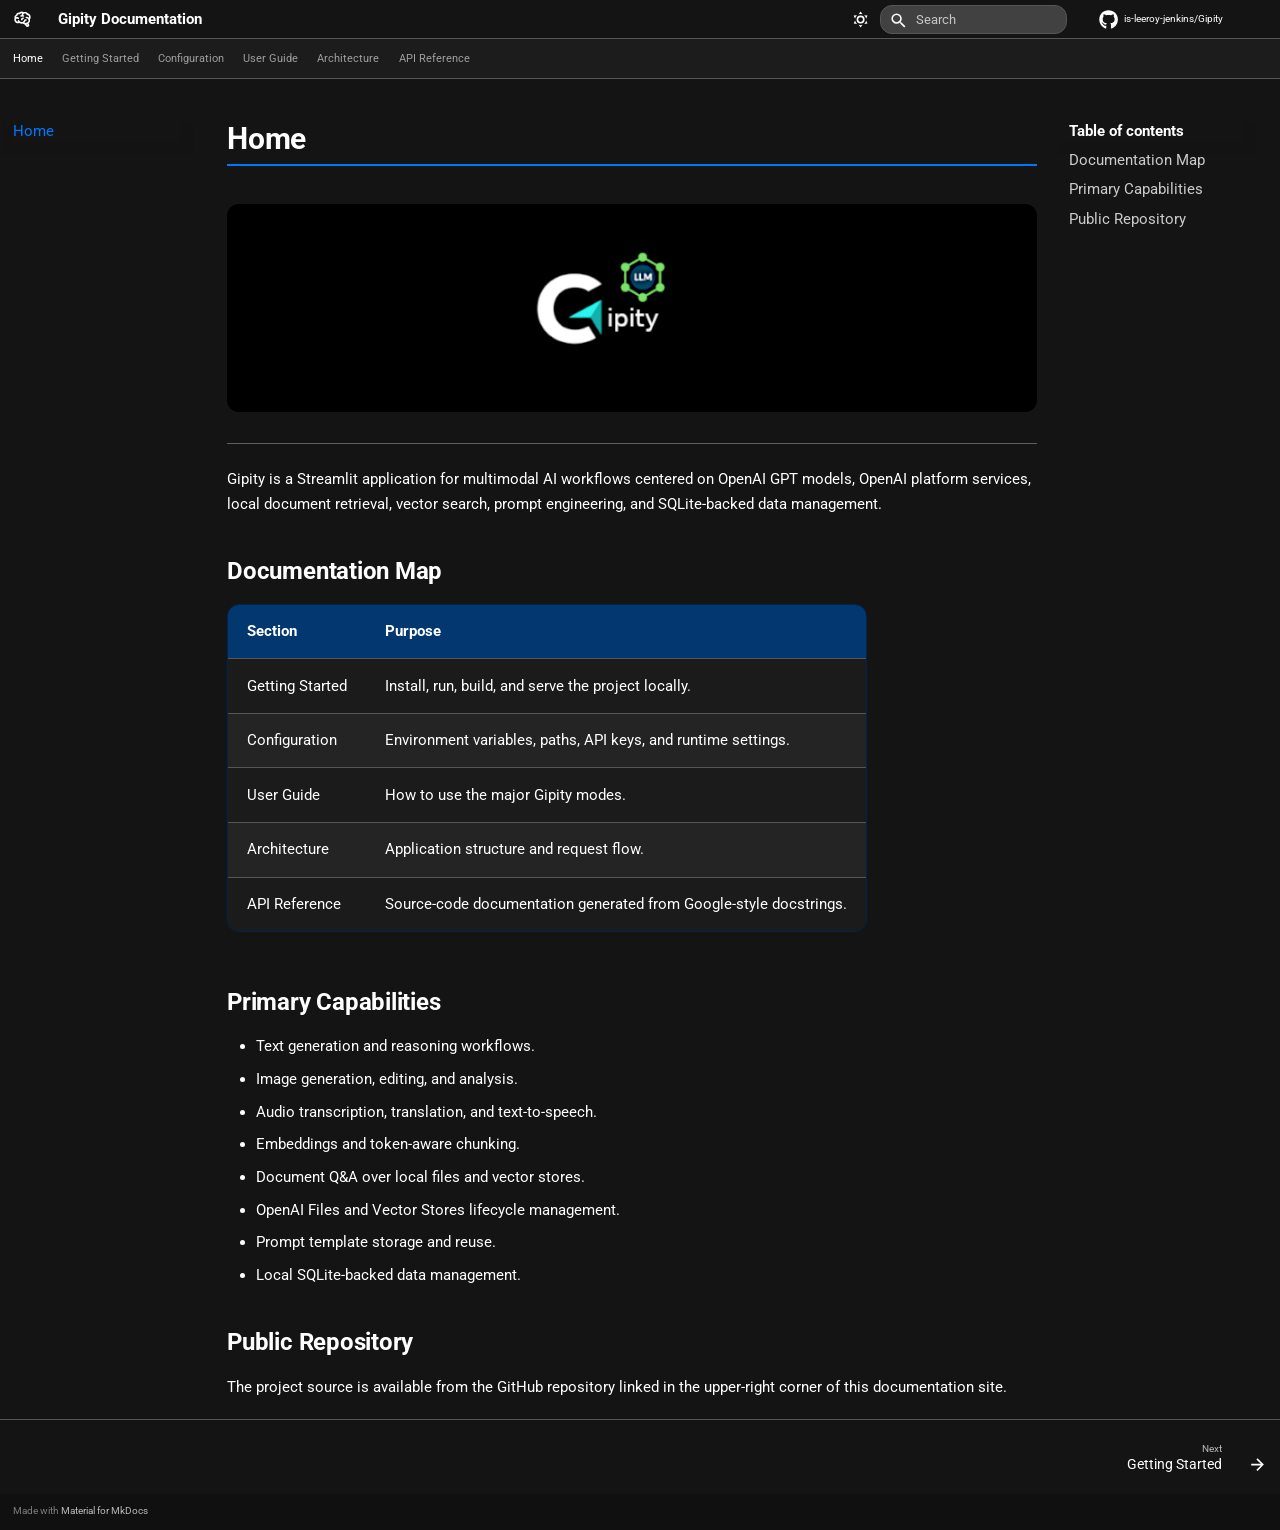
<file: index.html>
<!doctype html>
<html lang="en" class="no-js">
  <head>
    
      <meta charset="utf-8">
      <meta name="viewport" content="width=device-width,initial-scale=1">
      
        <meta name="description" content="Documentation for the Gipity multimodal AI python application.">
      
      
        <meta name="author" content="Terry D. Eppler">
      
      
        <link rel="canonical" href="https://is-leeroy-jenkins.github.io/Gipity/">
      
      
      
        <link rel="next" href="getting-started/">
      
      
        
      
      
      <link rel="icon" href="assets/images/favicon.png">
      <meta name="generator" content="mkdocs-1.6.1, mkdocs-material-9.7.6">
    
    
      
        <title>Gipity Documentation</title>
      
    
    
      <link rel="stylesheet" href="assets/stylesheets/main.484c7ddc.min.css">
      
        
        <link rel="stylesheet" href="assets/stylesheets/palette.ab4e12ef.min.css">
      
      


    
    
      
    
    
      
        
        
        <link rel="preconnect" href="https://fonts.gstatic.com" crossorigin>
        <link rel="stylesheet" href="https://fonts.googleapis.com/css?family=Roboto:300,300i,400,400i,700,700i%7CRoboto+Mono:400,400i,700,700i&display=fallback">
        <style>:root{--md-text-font:"Roboto";--md-code-font:"Roboto Mono"}</style>
      
    
    
      <link rel="stylesheet" href="assets/_mkdocstrings.css">
    
      <link rel="stylesheet" href="stylesheets/extra.css">
    
    <script>__md_scope=new URL(".",location),__md_hash=e=>[...e].reduce(((e,_)=>(e<<5)-e+_.charCodeAt(0)),0),__md_get=(e,_=localStorage,t=__md_scope)=>JSON.parse(_.getItem(t.pathname+"."+e)),__md_set=(e,_,t=localStorage,a=__md_scope)=>{try{t.setItem(a.pathname+"."+e,JSON.stringify(_))}catch(e){}}</script>
    
      

    
    
  </head>
  
  
    
    
      
    
    
    
    
    <body dir="ltr" data-md-color-scheme="slate" data-md-color-primary="blue" data-md-color-accent="blue">
  
    
    <input class="md-toggle" data-md-toggle="drawer" type="checkbox" id="__drawer" autocomplete="off">
    <input class="md-toggle" data-md-toggle="search" type="checkbox" id="__search" autocomplete="off">
    <label class="md-overlay" for="__drawer"></label>
    <div data-md-component="skip">
      
        
        <a href="#documentation-map" class="md-skip">
          Skip to content
        </a>
      
    </div>
    <div data-md-component="announce">
      
    </div>
    
    
      

<header class="md-header" data-md-component="header">
  <nav class="md-header__inner md-grid" aria-label="Header">
    <a href="." title="Gipity Documentation" class="md-header__button md-logo" aria-label="Gipity Documentation" data-md-component="logo">
      
  
  <svg xmlns="http://www.w3.org/2000/svg" viewBox="0 0 24 24"><path d="M21.33 12.91c.09 1.55-.62 3.04-1.89 3.95l.77 1.49c.23.45.26.98.06 1.45-.19.47-.58.84-1.06 1l-.79.25a1.687 1.687 0 0 1-1.86-.55L14.44 18c-.89-.15-1.73-.53-2.44-1.1-.5.15-1 .23-1.5.23-.88 0-1.76-.27-2.5-.79-.53.16-1.07.23-1.62.22-.79.01-1.57-.15-2.3-.45a4.1 4.1 0 0 1-2.43-3.61c-.08-.72.04-1.45.35-2.11-.29-.75-.32-1.57-.07-2.33C2.3 7.11 3 6.32 3.87 5.82c.58-1.69 2.21-2.82 4-2.7 1.6-1.5 4.05-1.66 5.83-.37.42-.11.86-.17 1.3-.17 1.36-.03 2.65.57 3.5 1.64 2.04.53 3.5 2.35 3.58 4.47.05 1.11-.25 2.2-.86 3.13.07.36.11.72.11 1.09m-5-1.41c.57.07 1.02.5 1.02 1.07a1 1 0 0 1-1 1h-.63c-.32.9-.88 1.69-1.62 2.29.25.09.51.14.77.21 5.13-.07 4.53-3.2 4.53-3.25a2.59 2.59 0 0 0-2.69-2.49 1 1 0 0 1-1-1 1 1 0 0 1 1-1c1.23.03 2.41.49 3.33 1.3.05-.29.08-.59.08-.89-.06-1.24-.62-2.32-2.87-2.53-1.25-2.96-4.4-1.32-4.4-.4-.03.23.21.72.25.75a1 1 0 0 1 1 1c0 .55-.45 1-1 1-.53-.02-1.03-.22-1.43-.56-.48.31-1.03.5-1.6.56-.57.05-1.04-.35-1.07-.9a.97.97 0 0 1 .88-1.1c.16-.02.94-.14.94-.77 0-.66.25-1.29.68-1.79-.92-.25-1.91.08-2.91 1.29C6.75 5 6 5.25 5.45 7.2 4.5 7.67 4 8 3.78 9c1.08-.22 2.19-.13 3.22.25.5.19.78.75.59 1.29-.19.52-.77.78-1.29.59-.73-.32-1.55-.34-2.3-.06-.32.27-.32.83-.32 1.27 0 .74.37 1.43 1 1.83.53.27 1.12.41 1.71.4q-.225-.39-.39-.81a1.038 1.038 0 0 1 1.96-.68c.4 1.14 1.42 1.92 2.62 2.05 1.37-.07 2.59-.88 3.19-2.13.23-1.38 1.34-1.5 2.56-1.5m2 7.47-.62-1.3-.71.16 1 1.25zm-4.65-8.61a1 1 0 0 0-.91-1.03c-.71-.04-1.4.2-1.93.67-.57.58-.87 1.38-.84 2.19a1 1 0 0 0 1 1c.57 0 1-.45 1-1 0-.27.07-.54.23-.76.12-.1.27-.15.43-.15.55.03 1.02-.38 1.02-.92"/></svg>

    </a>
    <label class="md-header__button md-icon" for="__drawer">
      
      <svg xmlns="http://www.w3.org/2000/svg" viewBox="0 0 24 24"><path d="M3 6h18v2H3zm0 5h18v2H3zm0 5h18v2H3z"/></svg>
    </label>
    <div class="md-header__title" data-md-component="header-title">
      <div class="md-header__ellipsis">
        <div class="md-header__topic">
          <span class="md-ellipsis">
            Gipity Documentation
          </span>
        </div>
        <div class="md-header__topic" data-md-component="header-topic">
          <span class="md-ellipsis">
            
              Home
            
          </span>
        </div>
      </div>
    </div>
    
      
        <form class="md-header__option" data-md-component="palette">
  
    
    
    
    <input class="md-option" data-md-color-media="" data-md-color-scheme="slate" data-md-color-primary="blue" data-md-color-accent="blue"  aria-label="Switch to light mode"  type="radio" name="__palette" id="__palette_0">
    
      <label class="md-header__button md-icon" title="Switch to light mode" for="__palette_1" hidden>
        <svg xmlns="http://www.w3.org/2000/svg" viewBox="0 0 24 24"><path d="M12 7a5 5 0 0 1 5 5 5 5 0 0 1-5 5 5 5 0 0 1-5-5 5 5 0 0 1 5-5m0 2a3 3 0 0 0-3 3 3 3 0 0 0 3 3 3 3 0 0 0 3-3 3 3 0 0 0-3-3m0-7 2.39 3.42C13.65 5.15 12.84 5 12 5s-1.65.15-2.39.42zM3.34 7l4.16-.35A7.2 7.2 0 0 0 5.94 8.5c-.44.74-.69 1.5-.83 2.29zm.02 10 1.76-3.77a7.131 7.131 0 0 0 2.38 4.14zM20.65 7l-1.77 3.79a7.02 7.02 0 0 0-2.38-4.15zm-.01 10-4.14.36c.59-.51 1.12-1.14 1.54-1.86.42-.73.69-1.5.83-2.29zM12 22l-2.41-3.44c.74.27 1.55.44 2.41.44.82 0 1.63-.17 2.37-.44z"/></svg>
      </label>
    
  
    
    
    
    <input class="md-option" data-md-color-media="" data-md-color-scheme="default" data-md-color-primary="blue" data-md-color-accent="blue"  aria-label="Switch to dark mode"  type="radio" name="__palette" id="__palette_1">
    
      <label class="md-header__button md-icon" title="Switch to dark mode" for="__palette_0" hidden>
        <svg xmlns="http://www.w3.org/2000/svg" viewBox="0 0 24 24"><path d="m17.75 4.09-2.53 1.94.91 3.06-2.63-1.81-2.63 1.81.91-3.06-2.53-1.94L12.44 4l1.06-3 1.06 3zm3.5 6.91-1.64 1.25.59 1.98-1.7-1.17-1.7 1.17.59-1.98L15.75 11l2.06-.05L18.5 9l.69 1.95zm-2.28 4.95c.83-.08 1.72 1.1 1.19 1.85-.32.45-.66.87-1.08 1.27C15.17 23 8.84 23 4.94 19.07c-3.91-3.9-3.91-10.24 0-14.14.4-.4.82-.76 1.27-1.08.75-.53 1.93.36 1.85 1.19-.27 2.86.69 5.83 2.89 8.02a9.96 9.96 0 0 0 8.02 2.89m-1.64 2.02a12.08 12.08 0 0 1-7.8-3.47c-2.17-2.19-3.33-5-3.49-7.82-2.81 3.14-2.7 7.96.31 10.98 3.02 3.01 7.84 3.12 10.98.31"/></svg>
      </label>
    
  
</form>
      
    
    
      <script>var palette=__md_get("__palette");if(palette&&palette.color){if("(prefers-color-scheme)"===palette.color.media){var media=matchMedia("(prefers-color-scheme: light)"),input=document.querySelector(media.matches?"[data-md-color-media='(prefers-color-scheme: light)']":"[data-md-color-media='(prefers-color-scheme: dark)']");palette.color.media=input.getAttribute("data-md-color-media"),palette.color.scheme=input.getAttribute("data-md-color-scheme"),palette.color.primary=input.getAttribute("data-md-color-primary"),palette.color.accent=input.getAttribute("data-md-color-accent")}for(var[key,value]of Object.entries(palette.color))document.body.setAttribute("data-md-color-"+key,value)}</script>
    
    
    
      
      
        <label class="md-header__button md-icon" for="__search">
          
          <svg xmlns="http://www.w3.org/2000/svg" viewBox="0 0 24 24"><path d="M9.5 3A6.5 6.5 0 0 1 16 9.5c0 1.61-.59 3.09-1.56 4.23l.27.27h.79l5 5-1.5 1.5-5-5v-.79l-.27-.27A6.52 6.52 0 0 1 9.5 16 6.5 6.5 0 0 1 3 9.5 6.5 6.5 0 0 1 9.5 3m0 2C7 5 5 7 5 9.5S7 14 9.5 14 14 12 14 9.5 12 5 9.5 5"/></svg>
        </label>
        <div class="md-search" data-md-component="search" role="dialog">
  <label class="md-search__overlay" for="__search"></label>
  <div class="md-search__inner" role="search">
    <form class="md-search__form" name="search">
      <input type="text" class="md-search__input" name="query" aria-label="Search" placeholder="Search" autocapitalize="off" autocorrect="off" autocomplete="off" spellcheck="false" data-md-component="search-query" required>
      <label class="md-search__icon md-icon" for="__search">
        
        <svg xmlns="http://www.w3.org/2000/svg" viewBox="0 0 24 24"><path d="M9.5 3A6.5 6.5 0 0 1 16 9.5c0 1.61-.59 3.09-1.56 4.23l.27.27h.79l5 5-1.5 1.5-5-5v-.79l-.27-.27A6.52 6.52 0 0 1 9.5 16 6.5 6.5 0 0 1 3 9.5 6.5 6.5 0 0 1 9.5 3m0 2C7 5 5 7 5 9.5S7 14 9.5 14 14 12 14 9.5 12 5 9.5 5"/></svg>
        
        <svg xmlns="http://www.w3.org/2000/svg" viewBox="0 0 24 24"><path d="M20 11v2H8l5.5 5.5-1.42 1.42L4.16 12l7.92-7.92L13.5 5.5 8 11z"/></svg>
      </label>
      <nav class="md-search__options" aria-label="Search">
        
          <a href="javascript:void(0)" class="md-search__icon md-icon" title="Share" aria-label="Share" data-clipboard data-clipboard-text="" data-md-component="search-share" tabindex="-1">
            
            <svg xmlns="http://www.w3.org/2000/svg" viewBox="0 0 24 24"><path d="M18 16.08c-.76 0-1.44.3-1.96.77L8.91 12.7c.05-.23.09-.46.09-.7s-.04-.47-.09-.7l7.05-4.11c.54.5 1.25.81 2.04.81a3 3 0 0 0 3-3 3 3 0 0 0-3-3 3 3 0 0 0-3 3c0 .24.04.47.09.7L8.04 9.81C7.5 9.31 6.79 9 6 9a3 3 0 0 0-3 3 3 3 0 0 0 3 3c.79 0 1.5-.31 2.04-.81l7.12 4.15c-.05.21-.08.43-.08.66 0 1.61 1.31 2.91 2.92 2.91s2.92-1.3 2.92-2.91A2.92 2.92 0 0 0 18 16.08"/></svg>
          </a>
        
        <button type="reset" class="md-search__icon md-icon" title="Clear" aria-label="Clear" tabindex="-1">
          
          <svg xmlns="http://www.w3.org/2000/svg" viewBox="0 0 24 24"><path d="M19 6.41 17.59 5 12 10.59 6.41 5 5 6.41 10.59 12 5 17.59 6.41 19 12 13.41 17.59 19 19 17.59 13.41 12z"/></svg>
        </button>
      </nav>
      
        <div class="md-search__suggest" data-md-component="search-suggest"></div>
      
    </form>
    <div class="md-search__output">
      <div class="md-search__scrollwrap" tabindex="0" data-md-scrollfix>
        <div class="md-search-result" data-md-component="search-result">
          <div class="md-search-result__meta">
            Initializing search
          </div>
          <ol class="md-search-result__list" role="presentation"></ol>
        </div>
      </div>
    </div>
  </div>
</div>
      
    
    
      <div class="md-header__source">
        <a href="https://github.com/is-leeroy-jenkins/Gipity" title="Go to repository" class="md-source" data-md-component="source">
  <div class="md-source__icon md-icon">
    
    <svg xmlns="http://www.w3.org/2000/svg" viewBox="0 0 512 512"><!--! Font Awesome Free 7.1.0 by @fontawesome - https://fontawesome.com License - https://fontawesome.com/license/free (Icons: CC BY 4.0, Fonts: SIL OFL 1.1, Code: MIT License) Copyright 2025 Fonticons, Inc.--><path d="M173.9 397.4c0 2-2.3 3.6-5.2 3.6-3.3.3-5.6-1.3-5.6-3.6 0-2 2.3-3.6 5.2-3.6 3-.3 5.6 1.3 5.6 3.6m-31.1-4.5c-.7 2 1.3 4.3 4.3 4.9 2.6 1 5.6 0 6.2-2s-1.3-4.3-4.3-5.2c-2.6-.7-5.5.3-6.2 2.3m44.2-1.7c-2.9.7-4.9 2.6-4.6 4.9.3 2 2.9 3.3 5.9 2.6 2.9-.7 4.9-2.6 4.6-4.6-.3-1.9-3-3.2-5.9-2.9M252.8 8C114.1 8 8 113.3 8 252c0 110.9 69.8 205.8 169.5 239.2 12.8 2.3 17.3-5.6 17.3-12.1 0-6.2-.3-40.4-.3-61.4 0 0-70 15-84.7-29.8 0 0-11.4-29.1-27.8-36.6 0 0-22.9-15.7 1.6-15.4 0 0 24.9 2 38.6 25.8 21.9 38.6 58.6 27.5 72.9 20.9 2.3-16 8.8-27.1 16-33.7-55.9-6.2-112.3-14.3-112.3-110.5 0-27.5 7.6-41.3 23.6-58.9-2.6-6.5-11.1-33.3 2.6-67.9 20.9-6.5 69 27 69 27 20-5.6 41.5-8.5 62.8-8.5s42.8 2.9 62.8 8.5c0 0 48.1-33.6 69-27 13.7 34.7 5.2 61.4 2.6 67.9 16 17.7 25.8 31.5 25.8 58.9 0 96.5-58.9 104.2-114.8 110.5 9.2 7.9 17 22.9 17 46.4 0 33.7-.3 75.4-.3 83.6 0 6.5 4.6 14.4 17.3 12.1C436.2 457.8 504 362.9 504 252 504 113.3 391.5 8 252.8 8M105.2 352.9c-1.3 1-1 3.3.7 5.2 1.6 1.6 3.9 2.3 5.2 1 1.3-1 1-3.3-.7-5.2-1.6-1.6-3.9-2.3-5.2-1m-10.8-8.1c-.7 1.3.3 2.9 2.3 3.9 1.6 1 3.6.7 4.3-.7.7-1.3-.3-2.9-2.3-3.9-2-.6-3.6-.3-4.3.7m32.4 35.6c-1.6 1.3-1 4.3 1.3 6.2 2.3 2.3 5.2 2.6 6.5 1 1.3-1.3.7-4.3-1.3-6.2-2.2-2.3-5.2-2.6-6.5-1m-11.4-14.7c-1.6 1-1.6 3.6 0 5.9s4.3 3.3 5.6 2.3c1.6-1.3 1.6-3.9 0-6.2-1.4-2.3-4-3.3-5.6-2"/></svg>
  </div>
  <div class="md-source__repository">
    is-leeroy-jenkins/Gipity
  </div>
</a>
      </div>
    
  </nav>
  
</header>
    
    <div class="md-container" data-md-component="container">
      
      
        
          
            
<nav class="md-tabs" aria-label="Tabs" data-md-component="tabs">
  <div class="md-grid">
    <ul class="md-tabs__list">
      
        
  
  
  
    
  
  
    <li class="md-tabs__item md-tabs__item--active">
      <a href="." class="md-tabs__link">
        
  
  
    
  
  Home

      </a>
    </li>
  

      
        
  
  
  
  
    <li class="md-tabs__item">
      <a href="getting-started/" class="md-tabs__link">
        
  
  
    
  
  Getting Started

      </a>
    </li>
  

      
        
  
  
  
  
    <li class="md-tabs__item">
      <a href="configuration/" class="md-tabs__link">
        
  
  
    
  
  Configuration

      </a>
    </li>
  

      
        
  
  
  
  
    <li class="md-tabs__item">
      <a href="user-guide/" class="md-tabs__link">
        
  
  
    
  
  User Guide

      </a>
    </li>
  

      
        
  
  
  
  
    <li class="md-tabs__item">
      <a href="architecture/" class="md-tabs__link">
        
  
  
    
  
  Architecture

      </a>
    </li>
  

      
        
  
  
  
  
    
    
      <li class="md-tabs__item">
        <a href="api/config/" class="md-tabs__link">
          
  
  
    
  
  API Reference

        </a>
      </li>
    
  

      
    </ul>
  </div>
</nav>
          
        
      
      <main class="md-main" data-md-component="main">
        <div class="md-main__inner md-grid">
          
            
              
              <div class="md-sidebar md-sidebar--primary" data-md-component="sidebar" data-md-type="navigation" >
                <div class="md-sidebar__scrollwrap">
                  <div class="md-sidebar__inner">
                    


  


<nav class="md-nav md-nav--primary md-nav--lifted" aria-label="Navigation" data-md-level="0">
  <label class="md-nav__title" for="__drawer">
    <a href="." title="Gipity Documentation" class="md-nav__button md-logo" aria-label="Gipity Documentation" data-md-component="logo">
      
  
  <svg xmlns="http://www.w3.org/2000/svg" viewBox="0 0 24 24"><path d="M21.33 12.91c.09 1.55-.62 3.04-1.89 3.95l.77 1.49c.23.45.26.98.06 1.45-.19.47-.58.84-1.06 1l-.79.25a1.687 1.687 0 0 1-1.86-.55L14.44 18c-.89-.15-1.73-.53-2.44-1.1-.5.15-1 .23-1.5.23-.88 0-1.76-.27-2.5-.79-.53.16-1.07.23-1.62.22-.79.01-1.57-.15-2.3-.45a4.1 4.1 0 0 1-2.43-3.61c-.08-.72.04-1.45.35-2.11-.29-.75-.32-1.57-.07-2.33C2.3 7.11 3 6.32 3.87 5.82c.58-1.69 2.21-2.82 4-2.7 1.6-1.5 4.05-1.66 5.83-.37.42-.11.86-.17 1.3-.17 1.36-.03 2.65.57 3.5 1.64 2.04.53 3.5 2.35 3.58 4.47.05 1.11-.25 2.2-.86 3.13.07.36.11.72.11 1.09m-5-1.41c.57.07 1.02.5 1.02 1.07a1 1 0 0 1-1 1h-.63c-.32.9-.88 1.69-1.62 2.29.25.09.51.14.77.21 5.13-.07 4.53-3.2 4.53-3.25a2.59 2.59 0 0 0-2.69-2.49 1 1 0 0 1-1-1 1 1 0 0 1 1-1c1.23.03 2.41.49 3.33 1.3.05-.29.08-.59.08-.89-.06-1.24-.62-2.32-2.87-2.53-1.25-2.96-4.4-1.32-4.4-.4-.03.23.21.72.25.75a1 1 0 0 1 1 1c0 .55-.45 1-1 1-.53-.02-1.03-.22-1.43-.56-.48.31-1.03.5-1.6.56-.57.05-1.04-.35-1.07-.9a.97.97 0 0 1 .88-1.1c.16-.02.94-.14.94-.77 0-.66.25-1.29.68-1.79-.92-.25-1.91.08-2.91 1.29C6.75 5 6 5.25 5.45 7.2 4.5 7.67 4 8 3.78 9c1.08-.22 2.19-.13 3.22.25.5.19.78.75.59 1.29-.19.52-.77.78-1.29.59-.73-.32-1.55-.34-2.3-.06-.32.27-.32.83-.32 1.27 0 .74.37 1.43 1 1.83.53.27 1.12.41 1.71.4q-.225-.39-.39-.81a1.038 1.038 0 0 1 1.96-.68c.4 1.14 1.42 1.92 2.62 2.05 1.37-.07 2.59-.88 3.19-2.13.23-1.38 1.34-1.5 2.56-1.5m2 7.47-.62-1.3-.71.16 1 1.25zm-4.65-8.61a1 1 0 0 0-.91-1.03c-.71-.04-1.4.2-1.93.67-.57.58-.87 1.38-.84 2.19a1 1 0 0 0 1 1c.57 0 1-.45 1-1 0-.27.07-.54.23-.76.12-.1.27-.15.43-.15.55.03 1.02-.38 1.02-.92"/></svg>

    </a>
    Gipity Documentation
  </label>
  
    <div class="md-nav__source">
      <a href="https://github.com/is-leeroy-jenkins/Gipity" title="Go to repository" class="md-source" data-md-component="source">
  <div class="md-source__icon md-icon">
    
    <svg xmlns="http://www.w3.org/2000/svg" viewBox="0 0 512 512"><!--! Font Awesome Free 7.1.0 by @fontawesome - https://fontawesome.com License - https://fontawesome.com/license/free (Icons: CC BY 4.0, Fonts: SIL OFL 1.1, Code: MIT License) Copyright 2025 Fonticons, Inc.--><path d="M173.9 397.4c0 2-2.3 3.6-5.2 3.6-3.3.3-5.6-1.3-5.6-3.6 0-2 2.3-3.6 5.2-3.6 3-.3 5.6 1.3 5.6 3.6m-31.1-4.5c-.7 2 1.3 4.3 4.3 4.9 2.6 1 5.6 0 6.2-2s-1.3-4.3-4.3-5.2c-2.6-.7-5.5.3-6.2 2.3m44.2-1.7c-2.9.7-4.9 2.6-4.6 4.9.3 2 2.9 3.3 5.9 2.6 2.9-.7 4.9-2.6 4.6-4.6-.3-1.9-3-3.2-5.9-2.9M252.8 8C114.1 8 8 113.3 8 252c0 110.9 69.8 205.8 169.5 239.2 12.8 2.3 17.3-5.6 17.3-12.1 0-6.2-.3-40.4-.3-61.4 0 0-70 15-84.7-29.8 0 0-11.4-29.1-27.8-36.6 0 0-22.9-15.7 1.6-15.4 0 0 24.9 2 38.6 25.8 21.9 38.6 58.6 27.5 72.9 20.9 2.3-16 8.8-27.1 16-33.7-55.9-6.2-112.3-14.3-112.3-110.5 0-27.5 7.6-41.3 23.6-58.9-2.6-6.5-11.1-33.3 2.6-67.9 20.9-6.5 69 27 69 27 20-5.6 41.5-8.5 62.8-8.5s42.8 2.9 62.8 8.5c0 0 48.1-33.6 69-27 13.7 34.7 5.2 61.4 2.6 67.9 16 17.7 25.8 31.5 25.8 58.9 0 96.5-58.9 104.2-114.8 110.5 9.2 7.9 17 22.9 17 46.4 0 33.7-.3 75.4-.3 83.6 0 6.5 4.6 14.4 17.3 12.1C436.2 457.8 504 362.9 504 252 504 113.3 391.5 8 252.8 8M105.2 352.9c-1.3 1-1 3.3.7 5.2 1.6 1.6 3.9 2.3 5.2 1 1.3-1 1-3.3-.7-5.2-1.6-1.6-3.9-2.3-5.2-1m-10.8-8.1c-.7 1.3.3 2.9 2.3 3.9 1.6 1 3.6.7 4.3-.7.7-1.3-.3-2.9-2.3-3.9-2-.6-3.6-.3-4.3.7m32.4 35.6c-1.6 1.3-1 4.3 1.3 6.2 2.3 2.3 5.2 2.6 6.5 1 1.3-1.3.7-4.3-1.3-6.2-2.2-2.3-5.2-2.6-6.5-1m-11.4-14.7c-1.6 1-1.6 3.6 0 5.9s4.3 3.3 5.6 2.3c1.6-1.3 1.6-3.9 0-6.2-1.4-2.3-4-3.3-5.6-2"/></svg>
  </div>
  <div class="md-source__repository">
    is-leeroy-jenkins/Gipity
  </div>
</a>
    </div>
  
  <ul class="md-nav__list" data-md-scrollfix>
    
      
      
  
  
    
  
  
  
    <li class="md-nav__item md-nav__item--active">
      
      <input class="md-nav__toggle md-toggle" type="checkbox" id="__toc">
      
      
      
        <label class="md-nav__link md-nav__link--active" for="__toc">
          
  
  
  <span class="md-ellipsis">
    
  
    Home
  

    
  </span>
  
  

          <span class="md-nav__icon md-icon"></span>
        </label>
      
      <a href="." class="md-nav__link md-nav__link--active">
        
  
  
  <span class="md-ellipsis">
    
  
    Home
  

    
  </span>
  
  

      </a>
      
        

<nav class="md-nav md-nav--secondary" aria-label="Table of contents">
  
  
  
  
    <label class="md-nav__title" for="__toc">
      <span class="md-nav__icon md-icon"></span>
      Table of contents
    </label>
    <ul class="md-nav__list" data-md-component="toc" data-md-scrollfix>
      
        <li class="md-nav__item">
  <a href="#documentation-map" class="md-nav__link">
    <span class="md-ellipsis">
      
        Documentation Map
      
    </span>
  </a>
  
</li>
      
        <li class="md-nav__item">
  <a href="#primary-capabilities" class="md-nav__link">
    <span class="md-ellipsis">
      
        Primary Capabilities
      
    </span>
  </a>
  
</li>
      
        <li class="md-nav__item">
  <a href="#public-repository" class="md-nav__link">
    <span class="md-ellipsis">
      
        Public Repository
      
    </span>
  </a>
  
</li>
      
    </ul>
  
</nav>
      
    </li>
  

    
      
      
  
  
  
  
    <li class="md-nav__item">
      <a href="getting-started/" class="md-nav__link">
        
  
  
  <span class="md-ellipsis">
    
  
    Getting Started
  

    
  </span>
  
  

      </a>
    </li>
  

    
      
      
  
  
  
  
    <li class="md-nav__item">
      <a href="configuration/" class="md-nav__link">
        
  
  
  <span class="md-ellipsis">
    
  
    Configuration
  

    
  </span>
  
  

      </a>
    </li>
  

    
      
      
  
  
  
  
    <li class="md-nav__item">
      <a href="user-guide/" class="md-nav__link">
        
  
  
  <span class="md-ellipsis">
    
  
    User Guide
  

    
  </span>
  
  

      </a>
    </li>
  

    
      
      
  
  
  
  
    <li class="md-nav__item">
      <a href="architecture/" class="md-nav__link">
        
  
  
  <span class="md-ellipsis">
    
  
    Architecture
  

    
  </span>
  
  

      </a>
    </li>
  

    
      
      
  
  
  
  
    
    
      
        
      
        
      
        
      
    
    
    
      
      
        
      
    
    
    <li class="md-nav__item md-nav__item--nested">
      
        
        
          
        
        <input class="md-nav__toggle md-toggle md-toggle--indeterminate" type="checkbox" id="__nav_6" >
        
          
          <label class="md-nav__link" for="__nav_6" id="__nav_6_label" tabindex="0">
            
  
  
  <span class="md-ellipsis">
    
  
    API Reference
  

    
  </span>
  
  

            <span class="md-nav__icon md-icon"></span>
          </label>
        
        <nav class="md-nav" data-md-level="1" aria-labelledby="__nav_6_label" aria-expanded="false">
          <label class="md-nav__title" for="__nav_6">
            <span class="md-nav__icon md-icon"></span>
            
  
    API Reference
  

          </label>
          <ul class="md-nav__list" data-md-scrollfix>
            
              
                
  
  
  
  
    <li class="md-nav__item">
      <a href="api/config/" class="md-nav__link">
        
  
  
  <span class="md-ellipsis">
    
  
    Configuration
  

    
  </span>
  
  

      </a>
    </li>
  

              
            
              
                
  
  
  
  
    <li class="md-nav__item">
      <a href="api/gpt/" class="md-nav__link">
        
  
  
  <span class="md-ellipsis">
    
  
    GPT
  

    
  </span>
  
  

      </a>
    </li>
  

              
            
              
                
  
  
  
  
    <li class="md-nav__item">
      <a href="api/app/" class="md-nav__link">
        
  
  
  <span class="md-ellipsis">
    
  
    Application
  

    
  </span>
  
  

      </a>
    </li>
  

              
            
          </ul>
        </nav>
      
    </li>
  

    
  </ul>
</nav>
                  </div>
                </div>
              </div>
            
            
              
              <div class="md-sidebar md-sidebar--secondary" data-md-component="sidebar" data-md-type="toc" >
                <div class="md-sidebar__scrollwrap">
                  <div class="md-sidebar__inner">
                    

<nav class="md-nav md-nav--secondary" aria-label="Table of contents">
  
  
  
  
    <label class="md-nav__title" for="__toc">
      <span class="md-nav__icon md-icon"></span>
      Table of contents
    </label>
    <ul class="md-nav__list" data-md-component="toc" data-md-scrollfix>
      
        <li class="md-nav__item">
  <a href="#documentation-map" class="md-nav__link">
    <span class="md-ellipsis">
      
        Documentation Map
      
    </span>
  </a>
  
</li>
      
        <li class="md-nav__item">
  <a href="#primary-capabilities" class="md-nav__link">
    <span class="md-ellipsis">
      
        Primary Capabilities
      
    </span>
  </a>
  
</li>
      
        <li class="md-nav__item">
  <a href="#public-repository" class="md-nav__link">
    <span class="md-ellipsis">
      
        Public Repository
      
    </span>
  </a>
  
</li>
      
    </ul>
  
</nav>
                  </div>
                </div>
              </div>
            
          
          
            <div class="md-content" data-md-component="content">
              
              <article class="md-content__inner md-typeset">
                
                  


  
  


  <h1>Home</h1>

<p><img alt="" src="images/gipity_project.png" /></p>
<hr />
<p>Gipity is a Streamlit application for multimodal AI workflows centered on OpenAI GPT models, OpenAI
platform services, local document retrieval, vector search, prompt engineering, and SQLite-backed
data management.</p>
<h2 id="documentation-map">Documentation Map<a class="headerlink" href="#documentation-map" title="Permanent link">&para;</a></h2>
<table>
<thead>
<tr>
<th>Section</th>
<th>Purpose</th>
</tr>
</thead>
<tbody>
<tr>
<td>Getting Started</td>
<td>Install, run, build, and serve the project locally.</td>
</tr>
<tr>
<td>Configuration</td>
<td>Environment variables, paths, API keys, and runtime settings.</td>
</tr>
<tr>
<td>User Guide</td>
<td>How to use the major Gipity modes.</td>
</tr>
<tr>
<td>Architecture</td>
<td>Application structure and request flow.</td>
</tr>
<tr>
<td>API Reference</td>
<td>Source-code documentation generated from Google-style docstrings.</td>
</tr>
</tbody>
</table>
<h2 id="primary-capabilities">Primary Capabilities<a class="headerlink" href="#primary-capabilities" title="Permanent link">&para;</a></h2>
<ul>
<li>Text generation and reasoning workflows.</li>
<li>Image generation, editing, and analysis.</li>
<li>Audio transcription, translation, and text-to-speech.</li>
<li>Embeddings and token-aware chunking.</li>
<li>Document Q&amp;A over local files and vector stores.</li>
<li>OpenAI Files and Vector Stores lifecycle management.</li>
<li>Prompt template storage and reuse.</li>
<li>Local SQLite-backed data management.</li>
</ul>
<h2 id="public-repository">Public Repository<a class="headerlink" href="#public-repository" title="Permanent link">&para;</a></h2>
<p>The project source is available from the GitHub repository linked in the upper-right corner of this
documentation site.</p>












                
              </article>
            </div>
          
          
<script>var target=document.getElementById(location.hash.slice(1));target&&target.name&&(target.checked=target.name.startsWith("__tabbed_"))</script>
        </div>
        
          <button type="button" class="md-top md-icon" data-md-component="top" hidden>
  
  <svg xmlns="http://www.w3.org/2000/svg" viewBox="0 0 24 24"><path d="M13 20h-2V8l-5.5 5.5-1.42-1.42L12 4.16l7.92 7.92-1.42 1.42L13 8z"/></svg>
  Back to top
</button>
        
      </main>
      
        <footer class="md-footer">
  
    
      
      <nav class="md-footer__inner md-grid" aria-label="Footer" >
        
        
          
          <a href="getting-started/" class="md-footer__link md-footer__link--next" aria-label="Next: Getting Started">
            <div class="md-footer__title">
              <span class="md-footer__direction">
                Next
              </span>
              <div class="md-ellipsis">
                Getting Started
              </div>
            </div>
            <div class="md-footer__button md-icon">
              
              <svg xmlns="http://www.w3.org/2000/svg" viewBox="0 0 24 24"><path d="M4 11v2h12l-5.5 5.5 1.42 1.42L19.84 12l-7.92-7.92L10.5 5.5 16 11z"/></svg>
            </div>
          </a>
        
      </nav>
    
  
  <div class="md-footer-meta md-typeset">
    <div class="md-footer-meta__inner md-grid">
      <div class="md-copyright">
  
  
    Made with
    <a href="https://squidfunk.github.io/mkdocs-material/" target="_blank" rel="noopener">
      Material for MkDocs
    </a>
  
</div>
      
    </div>
  </div>
</footer>
      
    </div>
    <div class="md-dialog" data-md-component="dialog">
      <div class="md-dialog__inner md-typeset"></div>
    </div>
    
    
    
      
      
      <script id="__config" type="application/json">{"annotate": null, "base": ".", "features": ["navigation.tabs", "navigation.sections", "navigation.expand", "navigation.top", "navigation.footer", "navigation.indexes", "toc.follow", "content.code.copy", "content.code.select", "search.highlight", "search.share", "search.suggest"], "search": "assets/javascripts/workers/search.2c215733.min.js", "tags": null, "translations": {"clipboard.copied": "Copied to clipboard", "clipboard.copy": "Copy to clipboard", "search.result.more.one": "1 more on this page", "search.result.more.other": "# more on this page", "search.result.none": "No matching documents", "search.result.one": "1 matching document", "search.result.other": "# matching documents", "search.result.placeholder": "Type to start searching", "search.result.term.missing": "Missing", "select.version": "Select version"}, "version": null}</script>
    
    
      <script src="assets/javascripts/bundle.79ae519e.min.js"></script>
      
        <script src="javascripts/extra.js"></script>
      
    
  </body>
</html>
</file>
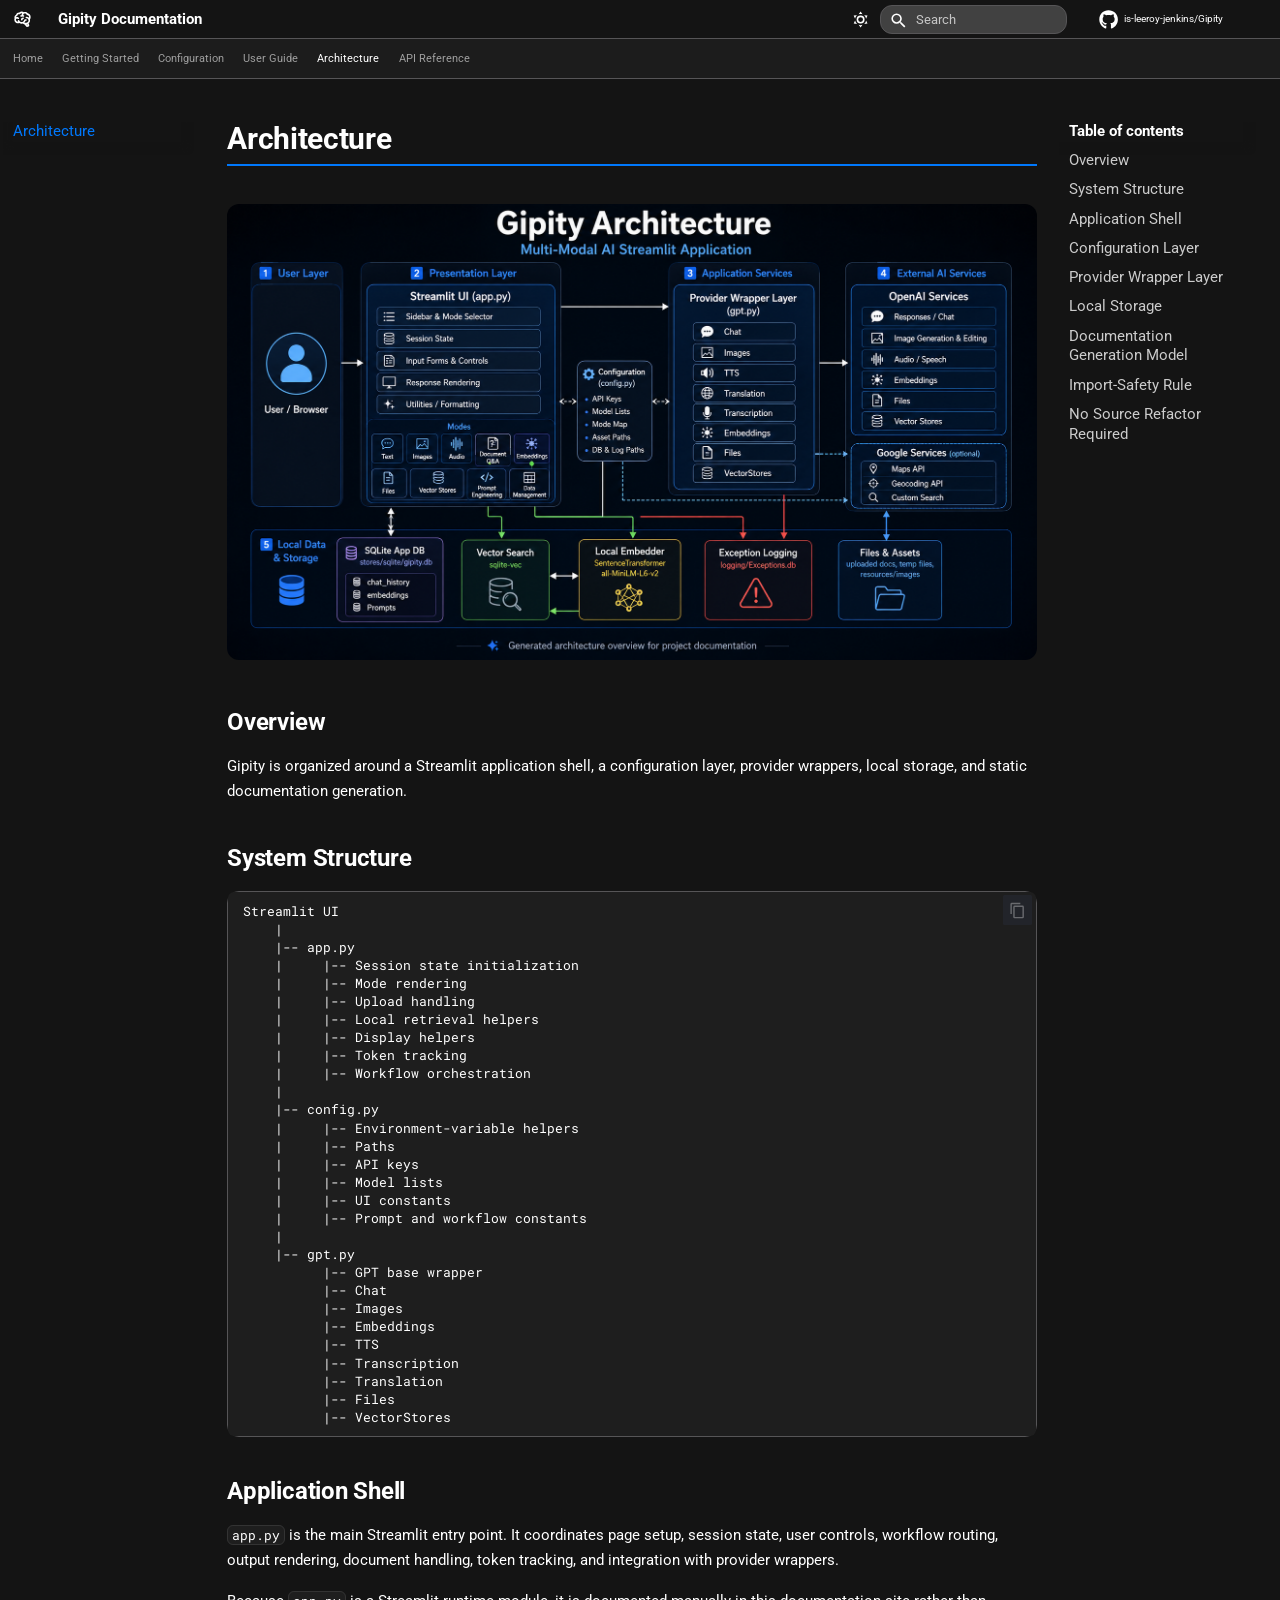
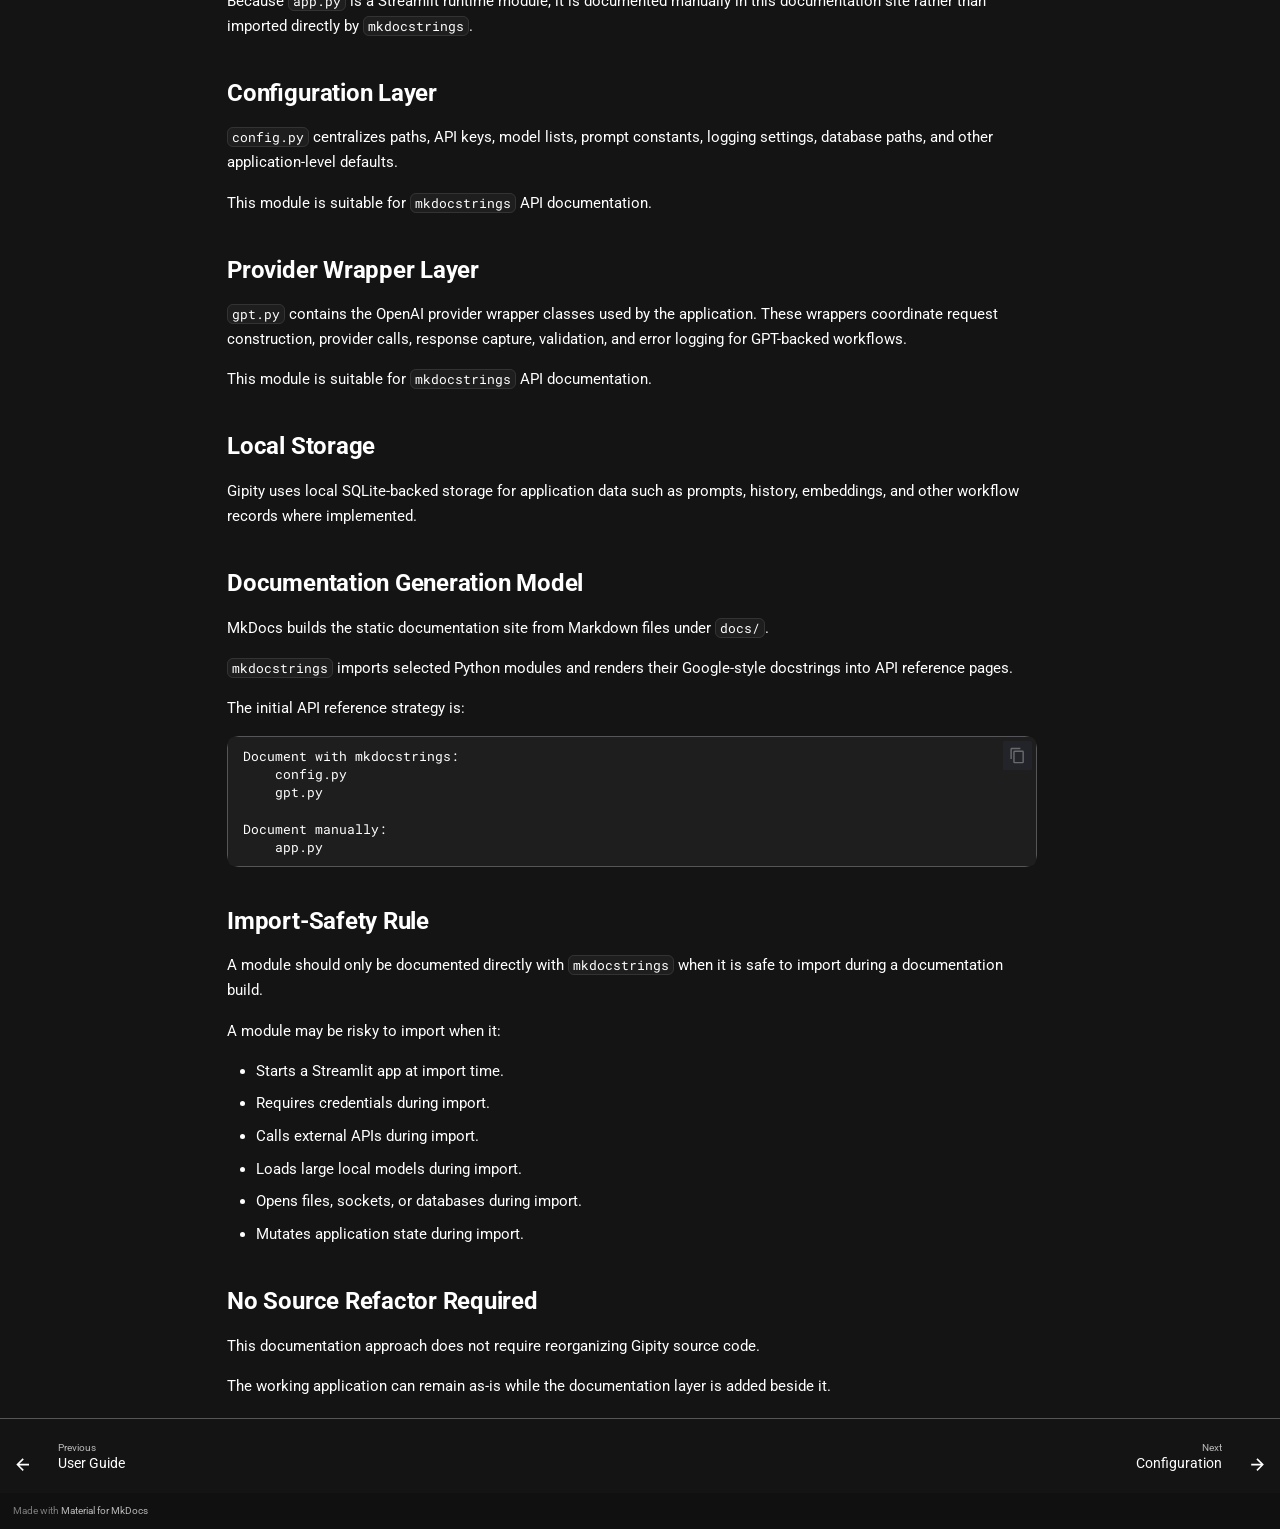
<file: architecture/index.html>
<!doctype html>
<html lang="en" class="no-js">
  <head>
    
      <meta charset="utf-8">
      <meta name="viewport" content="width=device-width,initial-scale=1">
      
        <meta name="description" content="Documentation for the Gipity multimodal AI python application.">
      
      
        <meta name="author" content="Terry D. Eppler">
      
      
        <link rel="canonical" href="https://is-leeroy-jenkins.github.io/Gipity/architecture/">
      
      
        <link rel="prev" href="../user-guide/">
      
      
        <link rel="next" href="../api/config/">
      
      
        
      
      
      <link rel="icon" href="../assets/images/favicon.png">
      <meta name="generator" content="mkdocs-1.6.1, mkdocs-material-9.7.6">
    
    
      
        <title>Architecture - Gipity Documentation</title>
      
    
    
      <link rel="stylesheet" href="../assets/stylesheets/main.484c7ddc.min.css">
      
        
        <link rel="stylesheet" href="../assets/stylesheets/palette.ab4e12ef.min.css">
      
      


    
    
      
    
    
      
        
        
        <link rel="preconnect" href="https://fonts.gstatic.com" crossorigin>
        <link rel="stylesheet" href="https://fonts.googleapis.com/css?family=Roboto:300,300i,400,400i,700,700i%7CRoboto+Mono:400,400i,700,700i&display=fallback">
        <style>:root{--md-text-font:"Roboto";--md-code-font:"Roboto Mono"}</style>
      
    
    
      <link rel="stylesheet" href="../assets/_mkdocstrings.css">
    
      <link rel="stylesheet" href="../stylesheets/extra.css">
    
    <script>__md_scope=new URL("..",location),__md_hash=e=>[...e].reduce(((e,_)=>(e<<5)-e+_.charCodeAt(0)),0),__md_get=(e,_=localStorage,t=__md_scope)=>JSON.parse(_.getItem(t.pathname+"."+e)),__md_set=(e,_,t=localStorage,a=__md_scope)=>{try{t.setItem(a.pathname+"."+e,JSON.stringify(_))}catch(e){}}</script>
    
      

    
    
  </head>
  
  
    
    
      
    
    
    
    
    <body dir="ltr" data-md-color-scheme="slate" data-md-color-primary="blue" data-md-color-accent="blue">
  
    
    <input class="md-toggle" data-md-toggle="drawer" type="checkbox" id="__drawer" autocomplete="off">
    <input class="md-toggle" data-md-toggle="search" type="checkbox" id="__search" autocomplete="off">
    <label class="md-overlay" for="__drawer"></label>
    <div data-md-component="skip">
      
        
        <a href="#architecture" class="md-skip">
          Skip to content
        </a>
      
    </div>
    <div data-md-component="announce">
      
    </div>
    
    
      

<header class="md-header" data-md-component="header">
  <nav class="md-header__inner md-grid" aria-label="Header">
    <a href=".." title="Gipity Documentation" class="md-header__button md-logo" aria-label="Gipity Documentation" data-md-component="logo">
      
  
  <svg xmlns="http://www.w3.org/2000/svg" viewBox="0 0 24 24"><path d="M21.33 12.91c.09 1.55-.62 3.04-1.89 3.95l.77 1.49c.23.45.26.98.06 1.45-.19.47-.58.84-1.06 1l-.79.25a1.687 1.687 0 0 1-1.86-.55L14.44 18c-.89-.15-1.73-.53-2.44-1.1-.5.15-1 .23-1.5.23-.88 0-1.76-.27-2.5-.79-.53.16-1.07.23-1.62.22-.79.01-1.57-.15-2.3-.45a4.1 4.1 0 0 1-2.43-3.61c-.08-.72.04-1.45.35-2.11-.29-.75-.32-1.57-.07-2.33C2.3 7.11 3 6.32 3.87 5.82c.58-1.69 2.21-2.82 4-2.7 1.6-1.5 4.05-1.66 5.83-.37.42-.11.86-.17 1.3-.17 1.36-.03 2.65.57 3.5 1.64 2.04.53 3.5 2.35 3.58 4.47.05 1.11-.25 2.2-.86 3.13.07.36.11.72.11 1.09m-5-1.41c.57.07 1.02.5 1.02 1.07a1 1 0 0 1-1 1h-.63c-.32.9-.88 1.69-1.62 2.29.25.09.51.14.77.21 5.13-.07 4.53-3.2 4.53-3.25a2.59 2.59 0 0 0-2.69-2.49 1 1 0 0 1-1-1 1 1 0 0 1 1-1c1.23.03 2.41.49 3.33 1.3.05-.29.08-.59.08-.89-.06-1.24-.62-2.32-2.87-2.53-1.25-2.96-4.4-1.32-4.4-.4-.03.23.21.72.25.75a1 1 0 0 1 1 1c0 .55-.45 1-1 1-.53-.02-1.03-.22-1.43-.56-.48.31-1.03.5-1.6.56-.57.05-1.04-.35-1.07-.9a.97.97 0 0 1 .88-1.1c.16-.02.94-.14.94-.77 0-.66.25-1.29.68-1.79-.92-.25-1.91.08-2.91 1.29C6.75 5 6 5.25 5.45 7.2 4.5 7.67 4 8 3.78 9c1.08-.22 2.19-.13 3.22.25.5.19.78.75.59 1.29-.19.52-.77.78-1.29.59-.73-.32-1.55-.34-2.3-.06-.32.27-.32.83-.32 1.27 0 .74.37 1.43 1 1.83.53.27 1.12.41 1.71.4q-.225-.39-.39-.81a1.038 1.038 0 0 1 1.96-.68c.4 1.14 1.42 1.92 2.62 2.05 1.37-.07 2.59-.88 3.19-2.13.23-1.38 1.34-1.5 2.56-1.5m2 7.47-.62-1.3-.71.16 1 1.25zm-4.65-8.61a1 1 0 0 0-.91-1.03c-.71-.04-1.4.2-1.93.67-.57.58-.87 1.38-.84 2.19a1 1 0 0 0 1 1c.57 0 1-.45 1-1 0-.27.07-.54.23-.76.12-.1.27-.15.43-.15.55.03 1.02-.38 1.02-.92"/></svg>

    </a>
    <label class="md-header__button md-icon" for="__drawer">
      
      <svg xmlns="http://www.w3.org/2000/svg" viewBox="0 0 24 24"><path d="M3 6h18v2H3zm0 5h18v2H3zm0 5h18v2H3z"/></svg>
    </label>
    <div class="md-header__title" data-md-component="header-title">
      <div class="md-header__ellipsis">
        <div class="md-header__topic">
          <span class="md-ellipsis">
            Gipity Documentation
          </span>
        </div>
        <div class="md-header__topic" data-md-component="header-topic">
          <span class="md-ellipsis">
            
              Architecture
            
          </span>
        </div>
      </div>
    </div>
    
      
        <form class="md-header__option" data-md-component="palette">
  
    
    
    
    <input class="md-option" data-md-color-media="" data-md-color-scheme="slate" data-md-color-primary="blue" data-md-color-accent="blue"  aria-label="Switch to light mode"  type="radio" name="__palette" id="__palette_0">
    
      <label class="md-header__button md-icon" title="Switch to light mode" for="__palette_1" hidden>
        <svg xmlns="http://www.w3.org/2000/svg" viewBox="0 0 24 24"><path d="M12 7a5 5 0 0 1 5 5 5 5 0 0 1-5 5 5 5 0 0 1-5-5 5 5 0 0 1 5-5m0 2a3 3 0 0 0-3 3 3 3 0 0 0 3 3 3 3 0 0 0 3-3 3 3 0 0 0-3-3m0-7 2.39 3.42C13.65 5.15 12.84 5 12 5s-1.65.15-2.39.42zM3.34 7l4.16-.35A7.2 7.2 0 0 0 5.94 8.5c-.44.74-.69 1.5-.83 2.29zm.02 10 1.76-3.77a7.131 7.131 0 0 0 2.38 4.14zM20.65 7l-1.77 3.79a7.02 7.02 0 0 0-2.38-4.15zm-.01 10-4.14.36c.59-.51 1.12-1.14 1.54-1.86.42-.73.69-1.5.83-2.29zM12 22l-2.41-3.44c.74.27 1.55.44 2.41.44.82 0 1.63-.17 2.37-.44z"/></svg>
      </label>
    
  
    
    
    
    <input class="md-option" data-md-color-media="" data-md-color-scheme="default" data-md-color-primary="blue" data-md-color-accent="blue"  aria-label="Switch to dark mode"  type="radio" name="__palette" id="__palette_1">
    
      <label class="md-header__button md-icon" title="Switch to dark mode" for="__palette_0" hidden>
        <svg xmlns="http://www.w3.org/2000/svg" viewBox="0 0 24 24"><path d="m17.75 4.09-2.53 1.94.91 3.06-2.63-1.81-2.63 1.81.91-3.06-2.53-1.94L12.44 4l1.06-3 1.06 3zm3.5 6.91-1.64 1.25.59 1.98-1.7-1.17-1.7 1.17.59-1.98L15.75 11l2.06-.05L18.5 9l.69 1.95zm-2.28 4.95c.83-.08 1.72 1.1 1.19 1.85-.32.45-.66.87-1.08 1.27C15.17 23 8.84 23 4.94 19.07c-3.91-3.9-3.91-10.24 0-14.14.4-.4.82-.76 1.27-1.08.75-.53 1.93.36 1.85 1.19-.27 2.86.69 5.83 2.89 8.02a9.96 9.96 0 0 0 8.02 2.89m-1.64 2.02a12.08 12.08 0 0 1-7.8-3.47c-2.17-2.19-3.33-5-3.49-7.82-2.81 3.14-2.7 7.96.31 10.98 3.02 3.01 7.84 3.12 10.98.31"/></svg>
      </label>
    
  
</form>
      
    
    
      <script>var palette=__md_get("__palette");if(palette&&palette.color){if("(prefers-color-scheme)"===palette.color.media){var media=matchMedia("(prefers-color-scheme: light)"),input=document.querySelector(media.matches?"[data-md-color-media='(prefers-color-scheme: light)']":"[data-md-color-media='(prefers-color-scheme: dark)']");palette.color.media=input.getAttribute("data-md-color-media"),palette.color.scheme=input.getAttribute("data-md-color-scheme"),palette.color.primary=input.getAttribute("data-md-color-primary"),palette.color.accent=input.getAttribute("data-md-color-accent")}for(var[key,value]of Object.entries(palette.color))document.body.setAttribute("data-md-color-"+key,value)}</script>
    
    
    
      
      
        <label class="md-header__button md-icon" for="__search">
          
          <svg xmlns="http://www.w3.org/2000/svg" viewBox="0 0 24 24"><path d="M9.5 3A6.5 6.5 0 0 1 16 9.5c0 1.61-.59 3.09-1.56 4.23l.27.27h.79l5 5-1.5 1.5-5-5v-.79l-.27-.27A6.52 6.52 0 0 1 9.5 16 6.5 6.5 0 0 1 3 9.5 6.5 6.5 0 0 1 9.5 3m0 2C7 5 5 7 5 9.5S7 14 9.5 14 14 12 14 9.5 12 5 9.5 5"/></svg>
        </label>
        <div class="md-search" data-md-component="search" role="dialog">
  <label class="md-search__overlay" for="__search"></label>
  <div class="md-search__inner" role="search">
    <form class="md-search__form" name="search">
      <input type="text" class="md-search__input" name="query" aria-label="Search" placeholder="Search" autocapitalize="off" autocorrect="off" autocomplete="off" spellcheck="false" data-md-component="search-query" required>
      <label class="md-search__icon md-icon" for="__search">
        
        <svg xmlns="http://www.w3.org/2000/svg" viewBox="0 0 24 24"><path d="M9.5 3A6.5 6.5 0 0 1 16 9.5c0 1.61-.59 3.09-1.56 4.23l.27.27h.79l5 5-1.5 1.5-5-5v-.79l-.27-.27A6.52 6.52 0 0 1 9.5 16 6.5 6.5 0 0 1 3 9.5 6.5 6.5 0 0 1 9.5 3m0 2C7 5 5 7 5 9.5S7 14 9.5 14 14 12 14 9.5 12 5 9.5 5"/></svg>
        
        <svg xmlns="http://www.w3.org/2000/svg" viewBox="0 0 24 24"><path d="M20 11v2H8l5.5 5.5-1.42 1.42L4.16 12l7.92-7.92L13.5 5.5 8 11z"/></svg>
      </label>
      <nav class="md-search__options" aria-label="Search">
        
          <a href="javascript:void(0)" class="md-search__icon md-icon" title="Share" aria-label="Share" data-clipboard data-clipboard-text="" data-md-component="search-share" tabindex="-1">
            
            <svg xmlns="http://www.w3.org/2000/svg" viewBox="0 0 24 24"><path d="M18 16.08c-.76 0-1.44.3-1.96.77L8.91 12.7c.05-.23.09-.46.09-.7s-.04-.47-.09-.7l7.05-4.11c.54.5 1.25.81 2.04.81a3 3 0 0 0 3-3 3 3 0 0 0-3-3 3 3 0 0 0-3 3c0 .24.04.47.09.7L8.04 9.81C7.5 9.31 6.79 9 6 9a3 3 0 0 0-3 3 3 3 0 0 0 3 3c.79 0 1.5-.31 2.04-.81l7.12 4.15c-.05.21-.08.43-.08.66 0 1.61 1.31 2.91 2.92 2.91s2.92-1.3 2.92-2.91A2.92 2.92 0 0 0 18 16.08"/></svg>
          </a>
        
        <button type="reset" class="md-search__icon md-icon" title="Clear" aria-label="Clear" tabindex="-1">
          
          <svg xmlns="http://www.w3.org/2000/svg" viewBox="0 0 24 24"><path d="M19 6.41 17.59 5 12 10.59 6.41 5 5 6.41 10.59 12 5 17.59 6.41 19 12 13.41 17.59 19 19 17.59 13.41 12z"/></svg>
        </button>
      </nav>
      
        <div class="md-search__suggest" data-md-component="search-suggest"></div>
      
    </form>
    <div class="md-search__output">
      <div class="md-search__scrollwrap" tabindex="0" data-md-scrollfix>
        <div class="md-search-result" data-md-component="search-result">
          <div class="md-search-result__meta">
            Initializing search
          </div>
          <ol class="md-search-result__list" role="presentation"></ol>
        </div>
      </div>
    </div>
  </div>
</div>
      
    
    
      <div class="md-header__source">
        <a href="https://github.com/is-leeroy-jenkins/Gipity" title="Go to repository" class="md-source" data-md-component="source">
  <div class="md-source__icon md-icon">
    
    <svg xmlns="http://www.w3.org/2000/svg" viewBox="0 0 512 512"><!--! Font Awesome Free 7.1.0 by @fontawesome - https://fontawesome.com License - https://fontawesome.com/license/free (Icons: CC BY 4.0, Fonts: SIL OFL 1.1, Code: MIT License) Copyright 2025 Fonticons, Inc.--><path d="M173.9 397.4c0 2-2.3 3.6-5.2 3.6-3.3.3-5.6-1.3-5.6-3.6 0-2 2.3-3.6 5.2-3.6 3-.3 5.6 1.3 5.6 3.6m-31.1-4.5c-.7 2 1.3 4.3 4.3 4.9 2.6 1 5.6 0 6.2-2s-1.3-4.3-4.3-5.2c-2.6-.7-5.5.3-6.2 2.3m44.2-1.7c-2.9.7-4.9 2.6-4.6 4.9.3 2 2.9 3.3 5.9 2.6 2.9-.7 4.9-2.6 4.6-4.6-.3-1.9-3-3.2-5.9-2.9M252.8 8C114.1 8 8 113.3 8 252c0 110.9 69.8 205.8 169.5 239.2 12.8 2.3 17.3-5.6 17.3-12.1 0-6.2-.3-40.4-.3-61.4 0 0-70 15-84.7-29.8 0 0-11.4-29.1-27.8-36.6 0 0-22.9-15.7 1.6-15.4 0 0 24.9 2 38.6 25.8 21.9 38.6 58.6 27.5 72.9 20.9 2.3-16 8.8-27.1 16-33.7-55.9-6.2-112.3-14.3-112.3-110.5 0-27.5 7.6-41.3 23.6-58.9-2.6-6.5-11.1-33.3 2.6-67.9 20.9-6.5 69 27 69 27 20-5.6 41.5-8.5 62.8-8.5s42.8 2.9 62.8 8.5c0 0 48.1-33.6 69-27 13.7 34.7 5.2 61.4 2.6 67.9 16 17.7 25.8 31.5 25.8 58.9 0 96.5-58.9 104.2-114.8 110.5 9.2 7.9 17 22.9 17 46.4 0 33.7-.3 75.4-.3 83.6 0 6.5 4.6 14.4 17.3 12.1C436.2 457.8 504 362.9 504 252 504 113.3 391.5 8 252.8 8M105.2 352.9c-1.3 1-1 3.3.7 5.2 1.6 1.6 3.9 2.3 5.2 1 1.3-1 1-3.3-.7-5.2-1.6-1.6-3.9-2.3-5.2-1m-10.8-8.1c-.7 1.3.3 2.9 2.3 3.9 1.6 1 3.6.7 4.3-.7.7-1.3-.3-2.9-2.3-3.9-2-.6-3.6-.3-4.3.7m32.4 35.6c-1.6 1.3-1 4.3 1.3 6.2 2.3 2.3 5.2 2.6 6.5 1 1.3-1.3.7-4.3-1.3-6.2-2.2-2.3-5.2-2.6-6.5-1m-11.4-14.7c-1.6 1-1.6 3.6 0 5.9s4.3 3.3 5.6 2.3c1.6-1.3 1.6-3.9 0-6.2-1.4-2.3-4-3.3-5.6-2"/></svg>
  </div>
  <div class="md-source__repository">
    is-leeroy-jenkins/Gipity
  </div>
</a>
      </div>
    
  </nav>
  
</header>
    
    <div class="md-container" data-md-component="container">
      
      
        
          
            
<nav class="md-tabs" aria-label="Tabs" data-md-component="tabs">
  <div class="md-grid">
    <ul class="md-tabs__list">
      
        
  
  
  
  
    <li class="md-tabs__item">
      <a href=".." class="md-tabs__link">
        
  
  
    
  
  Home

      </a>
    </li>
  

      
        
  
  
  
  
    <li class="md-tabs__item">
      <a href="../getting-started/" class="md-tabs__link">
        
  
  
    
  
  Getting Started

      </a>
    </li>
  

      
        
  
  
  
  
    <li class="md-tabs__item">
      <a href="../configuration/" class="md-tabs__link">
        
  
  
    
  
  Configuration

      </a>
    </li>
  

      
        
  
  
  
  
    <li class="md-tabs__item">
      <a href="../user-guide/" class="md-tabs__link">
        
  
  
    
  
  User Guide

      </a>
    </li>
  

      
        
  
  
  
    
  
  
    <li class="md-tabs__item md-tabs__item--active">
      <a href="./" class="md-tabs__link">
        
  
  
    
  
  Architecture

      </a>
    </li>
  

      
        
  
  
  
  
    
    
      <li class="md-tabs__item">
        <a href="../api/config/" class="md-tabs__link">
          
  
  
    
  
  API Reference

        </a>
      </li>
    
  

      
    </ul>
  </div>
</nav>
          
        
      
      <main class="md-main" data-md-component="main">
        <div class="md-main__inner md-grid">
          
            
              
              <div class="md-sidebar md-sidebar--primary" data-md-component="sidebar" data-md-type="navigation" >
                <div class="md-sidebar__scrollwrap">
                  <div class="md-sidebar__inner">
                    


  


<nav class="md-nav md-nav--primary md-nav--lifted" aria-label="Navigation" data-md-level="0">
  <label class="md-nav__title" for="__drawer">
    <a href=".." title="Gipity Documentation" class="md-nav__button md-logo" aria-label="Gipity Documentation" data-md-component="logo">
      
  
  <svg xmlns="http://www.w3.org/2000/svg" viewBox="0 0 24 24"><path d="M21.33 12.91c.09 1.55-.62 3.04-1.89 3.95l.77 1.49c.23.45.26.98.06 1.45-.19.47-.58.84-1.06 1l-.79.25a1.687 1.687 0 0 1-1.86-.55L14.44 18c-.89-.15-1.73-.53-2.44-1.1-.5.15-1 .23-1.5.23-.88 0-1.76-.27-2.5-.79-.53.16-1.07.23-1.62.22-.79.01-1.57-.15-2.3-.45a4.1 4.1 0 0 1-2.43-3.61c-.08-.72.04-1.45.35-2.11-.29-.75-.32-1.57-.07-2.33C2.3 7.11 3 6.32 3.87 5.82c.58-1.69 2.21-2.82 4-2.7 1.6-1.5 4.05-1.66 5.83-.37.42-.11.86-.17 1.3-.17 1.36-.03 2.65.57 3.5 1.64 2.04.53 3.5 2.35 3.58 4.47.05 1.11-.25 2.2-.86 3.13.07.36.11.72.11 1.09m-5-1.41c.57.07 1.02.5 1.02 1.07a1 1 0 0 1-1 1h-.63c-.32.9-.88 1.69-1.62 2.29.25.09.51.14.77.21 5.13-.07 4.53-3.2 4.53-3.25a2.59 2.59 0 0 0-2.69-2.49 1 1 0 0 1-1-1 1 1 0 0 1 1-1c1.23.03 2.41.49 3.33 1.3.05-.29.08-.59.08-.89-.06-1.24-.62-2.32-2.87-2.53-1.25-2.96-4.4-1.32-4.4-.4-.03.23.21.72.25.75a1 1 0 0 1 1 1c0 .55-.45 1-1 1-.53-.02-1.03-.22-1.43-.56-.48.31-1.03.5-1.6.56-.57.05-1.04-.35-1.07-.9a.97.97 0 0 1 .88-1.1c.16-.02.94-.14.94-.77 0-.66.25-1.29.68-1.79-.92-.25-1.91.08-2.91 1.29C6.75 5 6 5.25 5.45 7.2 4.5 7.67 4 8 3.78 9c1.08-.22 2.19-.13 3.22.25.5.19.78.75.59 1.29-.19.52-.77.78-1.29.59-.73-.32-1.55-.34-2.3-.06-.32.27-.32.83-.32 1.27 0 .74.37 1.43 1 1.83.53.27 1.12.41 1.71.4q-.225-.39-.39-.81a1.038 1.038 0 0 1 1.96-.68c.4 1.14 1.42 1.92 2.62 2.05 1.37-.07 2.59-.88 3.19-2.13.23-1.38 1.34-1.5 2.56-1.5m2 7.47-.62-1.3-.71.16 1 1.25zm-4.65-8.61a1 1 0 0 0-.91-1.03c-.71-.04-1.4.2-1.93.67-.57.58-.87 1.38-.84 2.19a1 1 0 0 0 1 1c.57 0 1-.45 1-1 0-.27.07-.54.23-.76.12-.1.27-.15.43-.15.55.03 1.02-.38 1.02-.92"/></svg>

    </a>
    Gipity Documentation
  </label>
  
    <div class="md-nav__source">
      <a href="https://github.com/is-leeroy-jenkins/Gipity" title="Go to repository" class="md-source" data-md-component="source">
  <div class="md-source__icon md-icon">
    
    <svg xmlns="http://www.w3.org/2000/svg" viewBox="0 0 512 512"><!--! Font Awesome Free 7.1.0 by @fontawesome - https://fontawesome.com License - https://fontawesome.com/license/free (Icons: CC BY 4.0, Fonts: SIL OFL 1.1, Code: MIT License) Copyright 2025 Fonticons, Inc.--><path d="M173.9 397.4c0 2-2.3 3.6-5.2 3.6-3.3.3-5.6-1.3-5.6-3.6 0-2 2.3-3.6 5.2-3.6 3-.3 5.6 1.3 5.6 3.6m-31.1-4.5c-.7 2 1.3 4.3 4.3 4.9 2.6 1 5.6 0 6.2-2s-1.3-4.3-4.3-5.2c-2.6-.7-5.5.3-6.2 2.3m44.2-1.7c-2.9.7-4.9 2.6-4.6 4.9.3 2 2.9 3.3 5.9 2.6 2.9-.7 4.9-2.6 4.6-4.6-.3-1.9-3-3.2-5.9-2.9M252.8 8C114.1 8 8 113.3 8 252c0 110.9 69.8 205.8 169.5 239.2 12.8 2.3 17.3-5.6 17.3-12.1 0-6.2-.3-40.4-.3-61.4 0 0-70 15-84.7-29.8 0 0-11.4-29.1-27.8-36.6 0 0-22.9-15.7 1.6-15.4 0 0 24.9 2 38.6 25.8 21.9 38.6 58.6 27.5 72.9 20.9 2.3-16 8.8-27.1 16-33.7-55.9-6.2-112.3-14.3-112.3-110.5 0-27.5 7.6-41.3 23.6-58.9-2.6-6.5-11.1-33.3 2.6-67.9 20.9-6.5 69 27 69 27 20-5.6 41.5-8.5 62.8-8.5s42.8 2.9 62.8 8.5c0 0 48.1-33.6 69-27 13.7 34.7 5.2 61.4 2.6 67.9 16 17.7 25.8 31.5 25.8 58.9 0 96.5-58.9 104.2-114.8 110.5 9.2 7.9 17 22.9 17 46.4 0 33.7-.3 75.4-.3 83.6 0 6.5 4.6 14.4 17.3 12.1C436.2 457.8 504 362.9 504 252 504 113.3 391.5 8 252.8 8M105.2 352.9c-1.3 1-1 3.3.7 5.2 1.6 1.6 3.9 2.3 5.2 1 1.3-1 1-3.3-.7-5.2-1.6-1.6-3.9-2.3-5.2-1m-10.8-8.1c-.7 1.3.3 2.9 2.3 3.9 1.6 1 3.6.7 4.3-.7.7-1.3-.3-2.9-2.3-3.9-2-.6-3.6-.3-4.3.7m32.4 35.6c-1.6 1.3-1 4.3 1.3 6.2 2.3 2.3 5.2 2.6 6.5 1 1.3-1.3.7-4.3-1.3-6.2-2.2-2.3-5.2-2.6-6.5-1m-11.4-14.7c-1.6 1-1.6 3.6 0 5.9s4.3 3.3 5.6 2.3c1.6-1.3 1.6-3.9 0-6.2-1.4-2.3-4-3.3-5.6-2"/></svg>
  </div>
  <div class="md-source__repository">
    is-leeroy-jenkins/Gipity
  </div>
</a>
    </div>
  
  <ul class="md-nav__list" data-md-scrollfix>
    
      
      
  
  
  
  
    <li class="md-nav__item">
      <a href=".." class="md-nav__link">
        
  
  
  <span class="md-ellipsis">
    
  
    Home
  

    
  </span>
  
  

      </a>
    </li>
  

    
      
      
  
  
  
  
    <li class="md-nav__item">
      <a href="../getting-started/" class="md-nav__link">
        
  
  
  <span class="md-ellipsis">
    
  
    Getting Started
  

    
  </span>
  
  

      </a>
    </li>
  

    
      
      
  
  
  
  
    <li class="md-nav__item">
      <a href="../configuration/" class="md-nav__link">
        
  
  
  <span class="md-ellipsis">
    
  
    Configuration
  

    
  </span>
  
  

      </a>
    </li>
  

    
      
      
  
  
  
  
    <li class="md-nav__item">
      <a href="../user-guide/" class="md-nav__link">
        
  
  
  <span class="md-ellipsis">
    
  
    User Guide
  

    
  </span>
  
  

      </a>
    </li>
  

    
      
      
  
  
    
  
  
  
    <li class="md-nav__item md-nav__item--active">
      
      <input class="md-nav__toggle md-toggle" type="checkbox" id="__toc">
      
      
        
      
      
        <label class="md-nav__link md-nav__link--active" for="__toc">
          
  
  
  <span class="md-ellipsis">
    
  
    Architecture
  

    
  </span>
  
  

          <span class="md-nav__icon md-icon"></span>
        </label>
      
      <a href="./" class="md-nav__link md-nav__link--active">
        
  
  
  <span class="md-ellipsis">
    
  
    Architecture
  

    
  </span>
  
  

      </a>
      
        

<nav class="md-nav md-nav--secondary" aria-label="Table of contents">
  
  
  
    
  
  
    <label class="md-nav__title" for="__toc">
      <span class="md-nav__icon md-icon"></span>
      Table of contents
    </label>
    <ul class="md-nav__list" data-md-component="toc" data-md-scrollfix>
      
        <li class="md-nav__item">
  <a href="#overview" class="md-nav__link">
    <span class="md-ellipsis">
      
        Overview
      
    </span>
  </a>
  
</li>
      
        <li class="md-nav__item">
  <a href="#system-structure" class="md-nav__link">
    <span class="md-ellipsis">
      
        System Structure
      
    </span>
  </a>
  
</li>
      
        <li class="md-nav__item">
  <a href="#application-shell" class="md-nav__link">
    <span class="md-ellipsis">
      
        Application Shell
      
    </span>
  </a>
  
</li>
      
        <li class="md-nav__item">
  <a href="#configuration-layer" class="md-nav__link">
    <span class="md-ellipsis">
      
        Configuration Layer
      
    </span>
  </a>
  
</li>
      
        <li class="md-nav__item">
  <a href="#provider-wrapper-layer" class="md-nav__link">
    <span class="md-ellipsis">
      
        Provider Wrapper Layer
      
    </span>
  </a>
  
</li>
      
        <li class="md-nav__item">
  <a href="#local-storage" class="md-nav__link">
    <span class="md-ellipsis">
      
        Local Storage
      
    </span>
  </a>
  
</li>
      
        <li class="md-nav__item">
  <a href="#documentation-generation-model" class="md-nav__link">
    <span class="md-ellipsis">
      
        Documentation Generation Model
      
    </span>
  </a>
  
</li>
      
        <li class="md-nav__item">
  <a href="#import-safety-rule" class="md-nav__link">
    <span class="md-ellipsis">
      
        Import-Safety Rule
      
    </span>
  </a>
  
</li>
      
        <li class="md-nav__item">
  <a href="#no-source-refactor-required" class="md-nav__link">
    <span class="md-ellipsis">
      
        No Source Refactor Required
      
    </span>
  </a>
  
</li>
      
    </ul>
  
</nav>
      
    </li>
  

    
      
      
  
  
  
  
    
    
      
        
      
        
      
        
      
    
    
    
      
      
        
      
    
    
    <li class="md-nav__item md-nav__item--nested">
      
        
        
          
        
        <input class="md-nav__toggle md-toggle md-toggle--indeterminate" type="checkbox" id="__nav_6" >
        
          
          <label class="md-nav__link" for="__nav_6" id="__nav_6_label" tabindex="0">
            
  
  
  <span class="md-ellipsis">
    
  
    API Reference
  

    
  </span>
  
  

            <span class="md-nav__icon md-icon"></span>
          </label>
        
        <nav class="md-nav" data-md-level="1" aria-labelledby="__nav_6_label" aria-expanded="false">
          <label class="md-nav__title" for="__nav_6">
            <span class="md-nav__icon md-icon"></span>
            
  
    API Reference
  

          </label>
          <ul class="md-nav__list" data-md-scrollfix>
            
              
                
  
  
  
  
    <li class="md-nav__item">
      <a href="../api/config/" class="md-nav__link">
        
  
  
  <span class="md-ellipsis">
    
  
    Configuration
  

    
  </span>
  
  

      </a>
    </li>
  

              
            
              
                
  
  
  
  
    <li class="md-nav__item">
      <a href="../api/gpt/" class="md-nav__link">
        
  
  
  <span class="md-ellipsis">
    
  
    GPT
  

    
  </span>
  
  

      </a>
    </li>
  

              
            
              
                
  
  
  
  
    <li class="md-nav__item">
      <a href="../api/app/" class="md-nav__link">
        
  
  
  <span class="md-ellipsis">
    
  
    Application
  

    
  </span>
  
  

      </a>
    </li>
  

              
            
          </ul>
        </nav>
      
    </li>
  

    
  </ul>
</nav>
                  </div>
                </div>
              </div>
            
            
              
              <div class="md-sidebar md-sidebar--secondary" data-md-component="sidebar" data-md-type="toc" >
                <div class="md-sidebar__scrollwrap">
                  <div class="md-sidebar__inner">
                    

<nav class="md-nav md-nav--secondary" aria-label="Table of contents">
  
  
  
    
  
  
    <label class="md-nav__title" for="__toc">
      <span class="md-nav__icon md-icon"></span>
      Table of contents
    </label>
    <ul class="md-nav__list" data-md-component="toc" data-md-scrollfix>
      
        <li class="md-nav__item">
  <a href="#overview" class="md-nav__link">
    <span class="md-ellipsis">
      
        Overview
      
    </span>
  </a>
  
</li>
      
        <li class="md-nav__item">
  <a href="#system-structure" class="md-nav__link">
    <span class="md-ellipsis">
      
        System Structure
      
    </span>
  </a>
  
</li>
      
        <li class="md-nav__item">
  <a href="#application-shell" class="md-nav__link">
    <span class="md-ellipsis">
      
        Application Shell
      
    </span>
  </a>
  
</li>
      
        <li class="md-nav__item">
  <a href="#configuration-layer" class="md-nav__link">
    <span class="md-ellipsis">
      
        Configuration Layer
      
    </span>
  </a>
  
</li>
      
        <li class="md-nav__item">
  <a href="#provider-wrapper-layer" class="md-nav__link">
    <span class="md-ellipsis">
      
        Provider Wrapper Layer
      
    </span>
  </a>
  
</li>
      
        <li class="md-nav__item">
  <a href="#local-storage" class="md-nav__link">
    <span class="md-ellipsis">
      
        Local Storage
      
    </span>
  </a>
  
</li>
      
        <li class="md-nav__item">
  <a href="#documentation-generation-model" class="md-nav__link">
    <span class="md-ellipsis">
      
        Documentation Generation Model
      
    </span>
  </a>
  
</li>
      
        <li class="md-nav__item">
  <a href="#import-safety-rule" class="md-nav__link">
    <span class="md-ellipsis">
      
        Import-Safety Rule
      
    </span>
  </a>
  
</li>
      
        <li class="md-nav__item">
  <a href="#no-source-refactor-required" class="md-nav__link">
    <span class="md-ellipsis">
      
        No Source Refactor Required
      
    </span>
  </a>
  
</li>
      
    </ul>
  
</nav>
                  </div>
                </div>
              </div>
            
          
          
            <div class="md-content" data-md-component="content">
              
              <article class="md-content__inner md-typeset">
                
                  


  
  


<h1 id="architecture">Architecture<a class="headerlink" href="#architecture" title="Permanent link">&para;</a></h1>
<p><img alt="" src="../images/gipity-architecture.png" /></p>
<h2 id="overview">Overview<a class="headerlink" href="#overview" title="Permanent link">&para;</a></h2>
<p>Gipity is organized around a Streamlit application shell, a configuration layer, provider wrappers,
local storage, and static documentation generation.</p>
<h2 id="system-structure">System Structure<a class="headerlink" href="#system-structure" title="Permanent link">&para;</a></h2>
<div class="highlight"><pre><span></span><code>Streamlit UI
    |
    |-- app.py
    |     |-- Session state initialization
    |     |-- Mode rendering
    |     |-- Upload handling
    |     |-- Local retrieval helpers
    |     |-- Display helpers
    |     |-- Token tracking
    |     |-- Workflow orchestration
    |
    |-- config.py
    |     |-- Environment-variable helpers
    |     |-- Paths
    |     |-- API keys
    |     |-- Model lists
    |     |-- UI constants
    |     |-- Prompt and workflow constants
    |
    |-- gpt.py
          |-- GPT base wrapper
          |-- Chat
          |-- Images
          |-- Embeddings
          |-- TTS
          |-- Transcription
          |-- Translation
          |-- Files
          |-- VectorStores
</code></pre></div>
<h2 id="application-shell">Application Shell<a class="headerlink" href="#application-shell" title="Permanent link">&para;</a></h2>
<p><code>app.py</code> is the main Streamlit entry point. It coordinates page setup, session state, user controls,
workflow routing, output rendering, document handling, token tracking, and integration with provider
wrappers.</p>
<p>Because <code>app.py</code> is a Streamlit runtime module, it is documented manually in this documentation site
rather than imported directly by <code>mkdocstrings</code>.</p>
<h2 id="configuration-layer">Configuration Layer<a class="headerlink" href="#configuration-layer" title="Permanent link">&para;</a></h2>
<p><code>config.py</code> centralizes paths, API keys, model lists, prompt constants, logging settings, database
paths, and other application-level defaults.</p>
<p>This module is suitable for <code>mkdocstrings</code> API documentation.</p>
<h2 id="provider-wrapper-layer">Provider Wrapper Layer<a class="headerlink" href="#provider-wrapper-layer" title="Permanent link">&para;</a></h2>
<p><code>gpt.py</code> contains the OpenAI provider wrapper classes used by the application. These wrappers
coordinate request construction, provider calls, response capture, validation, and error logging for
GPT-backed workflows.</p>
<p>This module is suitable for <code>mkdocstrings</code> API documentation.</p>
<h2 id="local-storage">Local Storage<a class="headerlink" href="#local-storage" title="Permanent link">&para;</a></h2>
<p>Gipity uses local SQLite-backed storage for application data such as prompts, history, embeddings,
and other workflow records where implemented.</p>
<h2 id="documentation-generation-model">Documentation Generation Model<a class="headerlink" href="#documentation-generation-model" title="Permanent link">&para;</a></h2>
<p>MkDocs builds the static documentation site from Markdown files under <code>docs/</code>.</p>
<p><code>mkdocstrings</code> imports selected Python modules and renders their Google-style docstrings into API
reference pages.</p>
<p>The initial API reference strategy is:</p>
<div class="highlight"><pre><span></span><code>Document with mkdocstrings:
    config.py
    gpt.py

Document manually:
    app.py
</code></pre></div>
<h2 id="import-safety-rule">Import-Safety Rule<a class="headerlink" href="#import-safety-rule" title="Permanent link">&para;</a></h2>
<p>A module should only be documented directly with <code>mkdocstrings</code> when it is safe to import during a
documentation build.</p>
<p>A module may be risky to import when it:</p>
<ul>
<li>Starts a Streamlit app at import time.</li>
<li>Requires credentials during import.</li>
<li>Calls external APIs during import.</li>
<li>Loads large local models during import.</li>
<li>Opens files, sockets, or databases during import.</li>
<li>Mutates application state during import.</li>
</ul>
<h2 id="no-source-refactor-required">No Source Refactor Required<a class="headerlink" href="#no-source-refactor-required" title="Permanent link">&para;</a></h2>
<p>This documentation approach does not require reorganizing Gipity source code.</p>
<p>The working application can remain as-is while the documentation layer is added beside it.</p>












                
              </article>
            </div>
          
          
<script>var target=document.getElementById(location.hash.slice(1));target&&target.name&&(target.checked=target.name.startsWith("__tabbed_"))</script>
        </div>
        
          <button type="button" class="md-top md-icon" data-md-component="top" hidden>
  
  <svg xmlns="http://www.w3.org/2000/svg" viewBox="0 0 24 24"><path d="M13 20h-2V8l-5.5 5.5-1.42-1.42L12 4.16l7.92 7.92-1.42 1.42L13 8z"/></svg>
  Back to top
</button>
        
      </main>
      
        <footer class="md-footer">
  
    
      
      <nav class="md-footer__inner md-grid" aria-label="Footer" >
        
          
          <a href="../user-guide/" class="md-footer__link md-footer__link--prev" aria-label="Previous: User Guide">
            <div class="md-footer__button md-icon">
              
              <svg xmlns="http://www.w3.org/2000/svg" viewBox="0 0 24 24"><path d="M20 11v2H8l5.5 5.5-1.42 1.42L4.16 12l7.92-7.92L13.5 5.5 8 11z"/></svg>
            </div>
            <div class="md-footer__title">
              <span class="md-footer__direction">
                Previous
              </span>
              <div class="md-ellipsis">
                User Guide
              </div>
            </div>
          </a>
        
        
          
          <a href="../api/config/" class="md-footer__link md-footer__link--next" aria-label="Next: Configuration">
            <div class="md-footer__title">
              <span class="md-footer__direction">
                Next
              </span>
              <div class="md-ellipsis">
                Configuration
              </div>
            </div>
            <div class="md-footer__button md-icon">
              
              <svg xmlns="http://www.w3.org/2000/svg" viewBox="0 0 24 24"><path d="M4 11v2h12l-5.5 5.5 1.42 1.42L19.84 12l-7.92-7.92L10.5 5.5 16 11z"/></svg>
            </div>
          </a>
        
      </nav>
    
  
  <div class="md-footer-meta md-typeset">
    <div class="md-footer-meta__inner md-grid">
      <div class="md-copyright">
  
  
    Made with
    <a href="https://squidfunk.github.io/mkdocs-material/" target="_blank" rel="noopener">
      Material for MkDocs
    </a>
  
</div>
      
    </div>
  </div>
</footer>
      
    </div>
    <div class="md-dialog" data-md-component="dialog">
      <div class="md-dialog__inner md-typeset"></div>
    </div>
    
    
    
      
      
      <script id="__config" type="application/json">{"annotate": null, "base": "..", "features": ["navigation.tabs", "navigation.sections", "navigation.expand", "navigation.top", "navigation.footer", "navigation.indexes", "toc.follow", "content.code.copy", "content.code.select", "search.highlight", "search.share", "search.suggest"], "search": "../assets/javascripts/workers/search.2c215733.min.js", "tags": null, "translations": {"clipboard.copied": "Copied to clipboard", "clipboard.copy": "Copy to clipboard", "search.result.more.one": "1 more on this page", "search.result.more.other": "# more on this page", "search.result.none": "No matching documents", "search.result.one": "1 matching document", "search.result.other": "# matching documents", "search.result.placeholder": "Type to start searching", "search.result.term.missing": "Missing", "select.version": "Select version"}, "version": null}</script>
    
    
      <script src="../assets/javascripts/bundle.79ae519e.min.js"></script>
      
        <script src="../javascripts/extra.js"></script>
      
    
  </body>
</html>
</file>
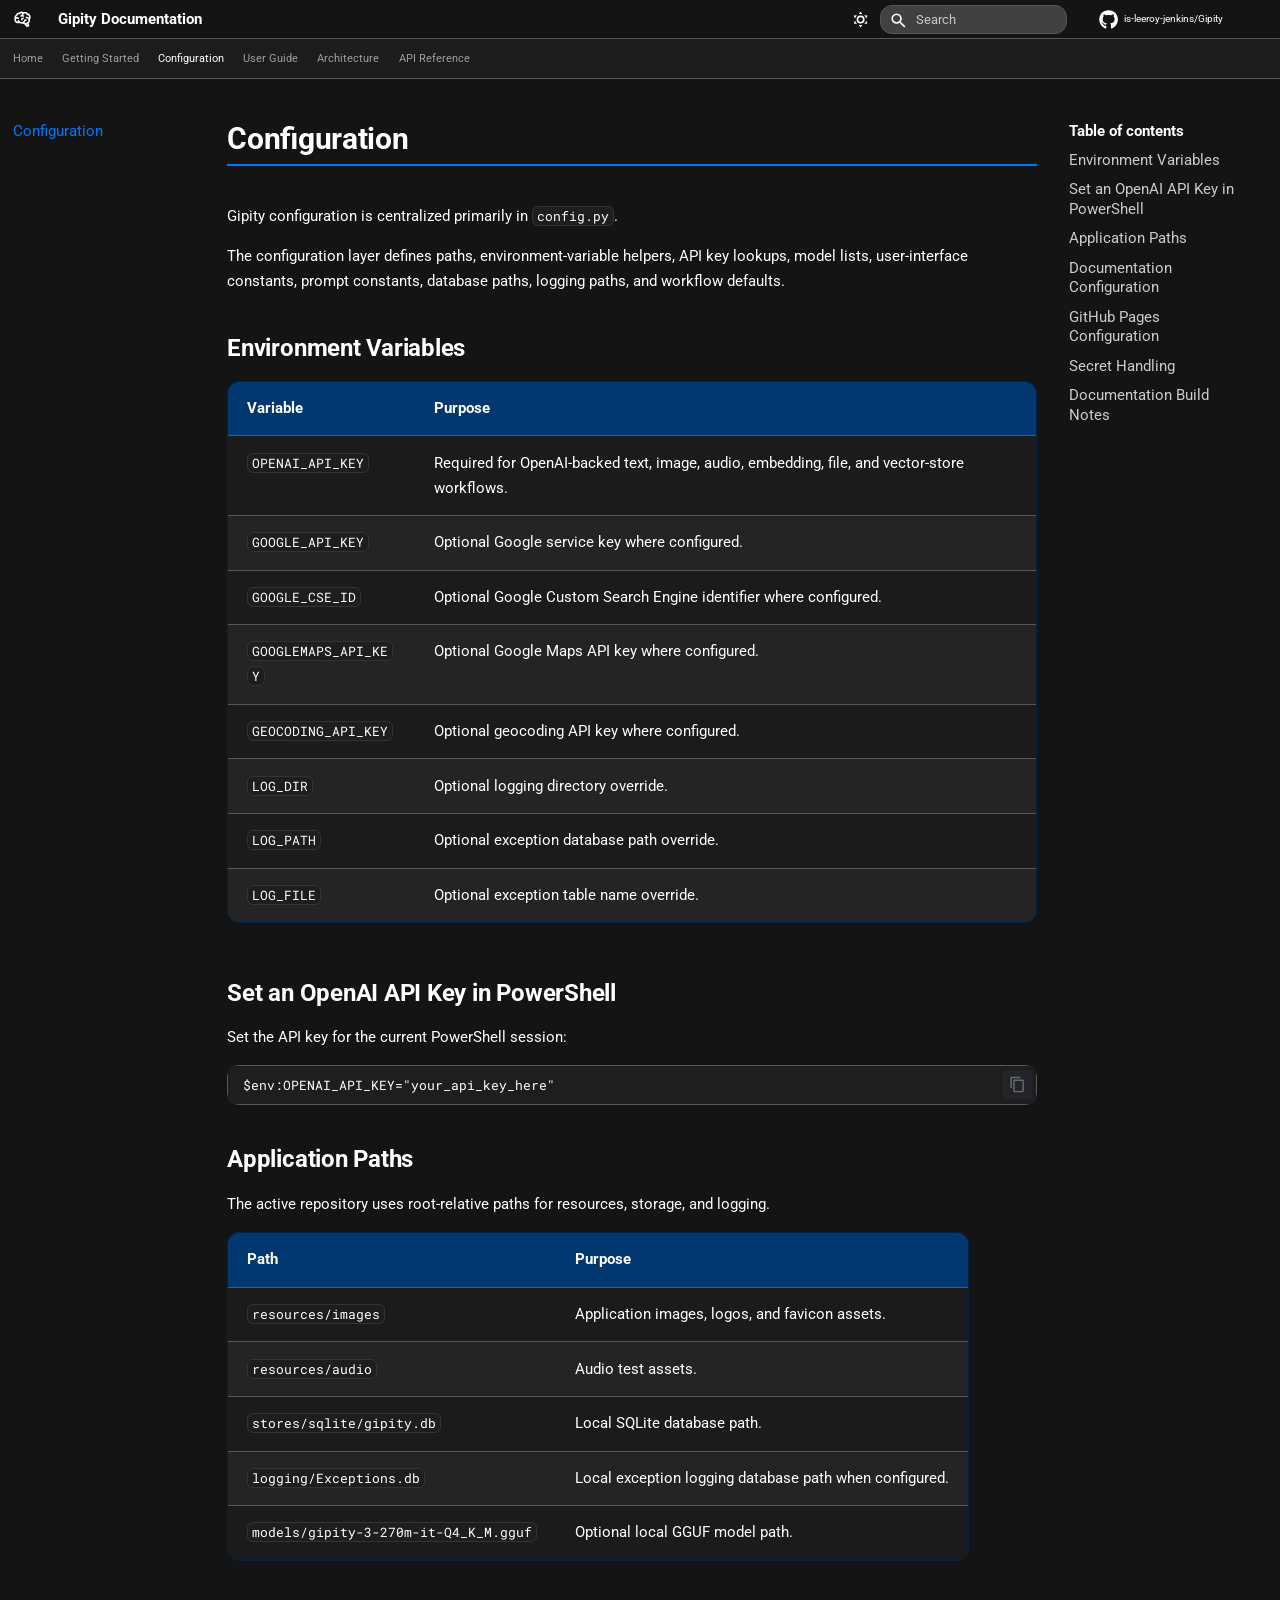
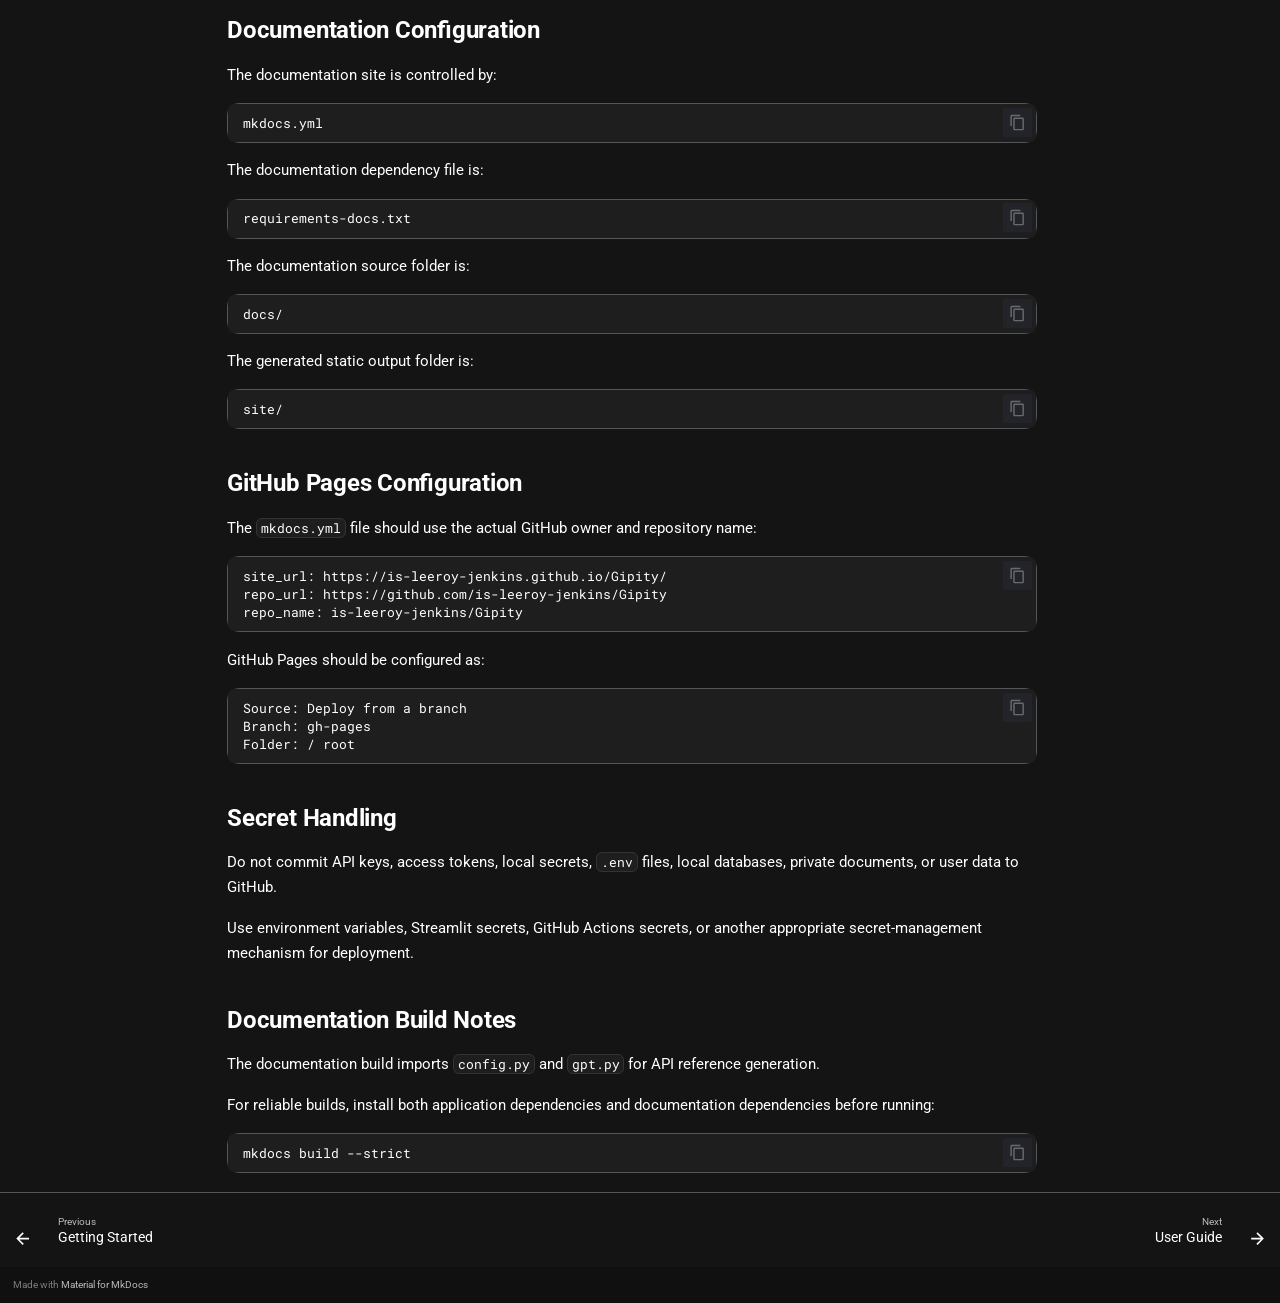
<file: configuration/index.html>
<!doctype html>
<html lang="en" class="no-js">
  <head>
    
      <meta charset="utf-8">
      <meta name="viewport" content="width=device-width,initial-scale=1">
      
        <meta name="description" content="Documentation for the Gipity multimodal AI python application.">
      
      
        <meta name="author" content="Terry D. Eppler">
      
      
        <link rel="canonical" href="https://is-leeroy-jenkins.github.io/Gipity/configuration/">
      
      
        <link rel="prev" href="../getting-started/">
      
      
        <link rel="next" href="../user-guide/">
      
      
        
      
      
      <link rel="icon" href="../assets/images/favicon.png">
      <meta name="generator" content="mkdocs-1.6.1, mkdocs-material-9.7.6">
    
    
      
        <title>Configuration - Gipity Documentation</title>
      
    
    
      <link rel="stylesheet" href="../assets/stylesheets/main.484c7ddc.min.css">
      
        
        <link rel="stylesheet" href="../assets/stylesheets/palette.ab4e12ef.min.css">
      
      


    
    
      
    
    
      
        
        
        <link rel="preconnect" href="https://fonts.gstatic.com" crossorigin>
        <link rel="stylesheet" href="https://fonts.googleapis.com/css?family=Roboto:300,300i,400,400i,700,700i%7CRoboto+Mono:400,400i,700,700i&display=fallback">
        <style>:root{--md-text-font:"Roboto";--md-code-font:"Roboto Mono"}</style>
      
    
    
      <link rel="stylesheet" href="../assets/_mkdocstrings.css">
    
      <link rel="stylesheet" href="../stylesheets/extra.css">
    
    <script>__md_scope=new URL("..",location),__md_hash=e=>[...e].reduce(((e,_)=>(e<<5)-e+_.charCodeAt(0)),0),__md_get=(e,_=localStorage,t=__md_scope)=>JSON.parse(_.getItem(t.pathname+"."+e)),__md_set=(e,_,t=localStorage,a=__md_scope)=>{try{t.setItem(a.pathname+"."+e,JSON.stringify(_))}catch(e){}}</script>
    
      

    
    
  </head>
  
  
    
    
      
    
    
    
    
    <body dir="ltr" data-md-color-scheme="slate" data-md-color-primary="blue" data-md-color-accent="blue">
  
    
    <input class="md-toggle" data-md-toggle="drawer" type="checkbox" id="__drawer" autocomplete="off">
    <input class="md-toggle" data-md-toggle="search" type="checkbox" id="__search" autocomplete="off">
    <label class="md-overlay" for="__drawer"></label>
    <div data-md-component="skip">
      
        
        <a href="#configuration" class="md-skip">
          Skip to content
        </a>
      
    </div>
    <div data-md-component="announce">
      
    </div>
    
    
      

<header class="md-header" data-md-component="header">
  <nav class="md-header__inner md-grid" aria-label="Header">
    <a href=".." title="Gipity Documentation" class="md-header__button md-logo" aria-label="Gipity Documentation" data-md-component="logo">
      
  
  <svg xmlns="http://www.w3.org/2000/svg" viewBox="0 0 24 24"><path d="M21.33 12.91c.09 1.55-.62 3.04-1.89 3.95l.77 1.49c.23.45.26.98.06 1.45-.19.47-.58.84-1.06 1l-.79.25a1.687 1.687 0 0 1-1.86-.55L14.44 18c-.89-.15-1.73-.53-2.44-1.1-.5.15-1 .23-1.5.23-.88 0-1.76-.27-2.5-.79-.53.16-1.07.23-1.62.22-.79.01-1.57-.15-2.3-.45a4.1 4.1 0 0 1-2.43-3.61c-.08-.72.04-1.45.35-2.11-.29-.75-.32-1.57-.07-2.33C2.3 7.11 3 6.32 3.87 5.82c.58-1.69 2.21-2.82 4-2.7 1.6-1.5 4.05-1.66 5.83-.37.42-.11.86-.17 1.3-.17 1.36-.03 2.65.57 3.5 1.64 2.04.53 3.5 2.35 3.58 4.47.05 1.11-.25 2.2-.86 3.13.07.36.11.72.11 1.09m-5-1.41c.57.07 1.02.5 1.02 1.07a1 1 0 0 1-1 1h-.63c-.32.9-.88 1.69-1.62 2.29.25.09.51.14.77.21 5.13-.07 4.53-3.2 4.53-3.25a2.59 2.59 0 0 0-2.69-2.49 1 1 0 0 1-1-1 1 1 0 0 1 1-1c1.23.03 2.41.49 3.33 1.3.05-.29.08-.59.08-.89-.06-1.24-.62-2.32-2.87-2.53-1.25-2.96-4.4-1.32-4.4-.4-.03.23.21.72.25.75a1 1 0 0 1 1 1c0 .55-.45 1-1 1-.53-.02-1.03-.22-1.43-.56-.48.31-1.03.5-1.6.56-.57.05-1.04-.35-1.07-.9a.97.97 0 0 1 .88-1.1c.16-.02.94-.14.94-.77 0-.66.25-1.29.68-1.79-.92-.25-1.91.08-2.91 1.29C6.75 5 6 5.25 5.45 7.2 4.5 7.67 4 8 3.78 9c1.08-.22 2.19-.13 3.22.25.5.19.78.75.59 1.29-.19.52-.77.78-1.29.59-.73-.32-1.55-.34-2.3-.06-.32.27-.32.83-.32 1.27 0 .74.37 1.43 1 1.83.53.27 1.12.41 1.71.4q-.225-.39-.39-.81a1.038 1.038 0 0 1 1.96-.68c.4 1.14 1.42 1.92 2.62 2.05 1.37-.07 2.59-.88 3.19-2.13.23-1.38 1.34-1.5 2.56-1.5m2 7.47-.62-1.3-.71.16 1 1.25zm-4.65-8.61a1 1 0 0 0-.91-1.03c-.71-.04-1.4.2-1.93.67-.57.58-.87 1.38-.84 2.19a1 1 0 0 0 1 1c.57 0 1-.45 1-1 0-.27.07-.54.23-.76.12-.1.27-.15.43-.15.55.03 1.02-.38 1.02-.92"/></svg>

    </a>
    <label class="md-header__button md-icon" for="__drawer">
      
      <svg xmlns="http://www.w3.org/2000/svg" viewBox="0 0 24 24"><path d="M3 6h18v2H3zm0 5h18v2H3zm0 5h18v2H3z"/></svg>
    </label>
    <div class="md-header__title" data-md-component="header-title">
      <div class="md-header__ellipsis">
        <div class="md-header__topic">
          <span class="md-ellipsis">
            Gipity Documentation
          </span>
        </div>
        <div class="md-header__topic" data-md-component="header-topic">
          <span class="md-ellipsis">
            
              Configuration
            
          </span>
        </div>
      </div>
    </div>
    
      
        <form class="md-header__option" data-md-component="palette">
  
    
    
    
    <input class="md-option" data-md-color-media="" data-md-color-scheme="slate" data-md-color-primary="blue" data-md-color-accent="blue"  aria-label="Switch to light mode"  type="radio" name="__palette" id="__palette_0">
    
      <label class="md-header__button md-icon" title="Switch to light mode" for="__palette_1" hidden>
        <svg xmlns="http://www.w3.org/2000/svg" viewBox="0 0 24 24"><path d="M12 7a5 5 0 0 1 5 5 5 5 0 0 1-5 5 5 5 0 0 1-5-5 5 5 0 0 1 5-5m0 2a3 3 0 0 0-3 3 3 3 0 0 0 3 3 3 3 0 0 0 3-3 3 3 0 0 0-3-3m0-7 2.39 3.42C13.65 5.15 12.84 5 12 5s-1.65.15-2.39.42zM3.34 7l4.16-.35A7.2 7.2 0 0 0 5.94 8.5c-.44.74-.69 1.5-.83 2.29zm.02 10 1.76-3.77a7.131 7.131 0 0 0 2.38 4.14zM20.65 7l-1.77 3.79a7.02 7.02 0 0 0-2.38-4.15zm-.01 10-4.14.36c.59-.51 1.12-1.14 1.54-1.86.42-.73.69-1.5.83-2.29zM12 22l-2.41-3.44c.74.27 1.55.44 2.41.44.82 0 1.63-.17 2.37-.44z"/></svg>
      </label>
    
  
    
    
    
    <input class="md-option" data-md-color-media="" data-md-color-scheme="default" data-md-color-primary="blue" data-md-color-accent="blue"  aria-label="Switch to dark mode"  type="radio" name="__palette" id="__palette_1">
    
      <label class="md-header__button md-icon" title="Switch to dark mode" for="__palette_0" hidden>
        <svg xmlns="http://www.w3.org/2000/svg" viewBox="0 0 24 24"><path d="m17.75 4.09-2.53 1.94.91 3.06-2.63-1.81-2.63 1.81.91-3.06-2.53-1.94L12.44 4l1.06-3 1.06 3zm3.5 6.91-1.64 1.25.59 1.98-1.7-1.17-1.7 1.17.59-1.98L15.75 11l2.06-.05L18.5 9l.69 1.95zm-2.28 4.95c.83-.08 1.72 1.1 1.19 1.85-.32.45-.66.87-1.08 1.27C15.17 23 8.84 23 4.94 19.07c-3.91-3.9-3.91-10.24 0-14.14.4-.4.82-.76 1.27-1.08.75-.53 1.93.36 1.85 1.19-.27 2.86.69 5.83 2.89 8.02a9.96 9.96 0 0 0 8.02 2.89m-1.64 2.02a12.08 12.08 0 0 1-7.8-3.47c-2.17-2.19-3.33-5-3.49-7.82-2.81 3.14-2.7 7.96.31 10.98 3.02 3.01 7.84 3.12 10.98.31"/></svg>
      </label>
    
  
</form>
      
    
    
      <script>var palette=__md_get("__palette");if(palette&&palette.color){if("(prefers-color-scheme)"===palette.color.media){var media=matchMedia("(prefers-color-scheme: light)"),input=document.querySelector(media.matches?"[data-md-color-media='(prefers-color-scheme: light)']":"[data-md-color-media='(prefers-color-scheme: dark)']");palette.color.media=input.getAttribute("data-md-color-media"),palette.color.scheme=input.getAttribute("data-md-color-scheme"),palette.color.primary=input.getAttribute("data-md-color-primary"),palette.color.accent=input.getAttribute("data-md-color-accent")}for(var[key,value]of Object.entries(palette.color))document.body.setAttribute("data-md-color-"+key,value)}</script>
    
    
    
      
      
        <label class="md-header__button md-icon" for="__search">
          
          <svg xmlns="http://www.w3.org/2000/svg" viewBox="0 0 24 24"><path d="M9.5 3A6.5 6.5 0 0 1 16 9.5c0 1.61-.59 3.09-1.56 4.23l.27.27h.79l5 5-1.5 1.5-5-5v-.79l-.27-.27A6.52 6.52 0 0 1 9.5 16 6.5 6.5 0 0 1 3 9.5 6.5 6.5 0 0 1 9.5 3m0 2C7 5 5 7 5 9.5S7 14 9.5 14 14 12 14 9.5 12 5 9.5 5"/></svg>
        </label>
        <div class="md-search" data-md-component="search" role="dialog">
  <label class="md-search__overlay" for="__search"></label>
  <div class="md-search__inner" role="search">
    <form class="md-search__form" name="search">
      <input type="text" class="md-search__input" name="query" aria-label="Search" placeholder="Search" autocapitalize="off" autocorrect="off" autocomplete="off" spellcheck="false" data-md-component="search-query" required>
      <label class="md-search__icon md-icon" for="__search">
        
        <svg xmlns="http://www.w3.org/2000/svg" viewBox="0 0 24 24"><path d="M9.5 3A6.5 6.5 0 0 1 16 9.5c0 1.61-.59 3.09-1.56 4.23l.27.27h.79l5 5-1.5 1.5-5-5v-.79l-.27-.27A6.52 6.52 0 0 1 9.5 16 6.5 6.5 0 0 1 3 9.5 6.5 6.5 0 0 1 9.5 3m0 2C7 5 5 7 5 9.5S7 14 9.5 14 14 12 14 9.5 12 5 9.5 5"/></svg>
        
        <svg xmlns="http://www.w3.org/2000/svg" viewBox="0 0 24 24"><path d="M20 11v2H8l5.5 5.5-1.42 1.42L4.16 12l7.92-7.92L13.5 5.5 8 11z"/></svg>
      </label>
      <nav class="md-search__options" aria-label="Search">
        
          <a href="javascript:void(0)" class="md-search__icon md-icon" title="Share" aria-label="Share" data-clipboard data-clipboard-text="" data-md-component="search-share" tabindex="-1">
            
            <svg xmlns="http://www.w3.org/2000/svg" viewBox="0 0 24 24"><path d="M18 16.08c-.76 0-1.44.3-1.96.77L8.91 12.7c.05-.23.09-.46.09-.7s-.04-.47-.09-.7l7.05-4.11c.54.5 1.25.81 2.04.81a3 3 0 0 0 3-3 3 3 0 0 0-3-3 3 3 0 0 0-3 3c0 .24.04.47.09.7L8.04 9.81C7.5 9.31 6.79 9 6 9a3 3 0 0 0-3 3 3 3 0 0 0 3 3c.79 0 1.5-.31 2.04-.81l7.12 4.15c-.05.21-.08.43-.08.66 0 1.61 1.31 2.91 2.92 2.91s2.92-1.3 2.92-2.91A2.92 2.92 0 0 0 18 16.08"/></svg>
          </a>
        
        <button type="reset" class="md-search__icon md-icon" title="Clear" aria-label="Clear" tabindex="-1">
          
          <svg xmlns="http://www.w3.org/2000/svg" viewBox="0 0 24 24"><path d="M19 6.41 17.59 5 12 10.59 6.41 5 5 6.41 10.59 12 5 17.59 6.41 19 12 13.41 17.59 19 19 17.59 13.41 12z"/></svg>
        </button>
      </nav>
      
        <div class="md-search__suggest" data-md-component="search-suggest"></div>
      
    </form>
    <div class="md-search__output">
      <div class="md-search__scrollwrap" tabindex="0" data-md-scrollfix>
        <div class="md-search-result" data-md-component="search-result">
          <div class="md-search-result__meta">
            Initializing search
          </div>
          <ol class="md-search-result__list" role="presentation"></ol>
        </div>
      </div>
    </div>
  </div>
</div>
      
    
    
      <div class="md-header__source">
        <a href="https://github.com/is-leeroy-jenkins/Gipity" title="Go to repository" class="md-source" data-md-component="source">
  <div class="md-source__icon md-icon">
    
    <svg xmlns="http://www.w3.org/2000/svg" viewBox="0 0 512 512"><!--! Font Awesome Free 7.1.0 by @fontawesome - https://fontawesome.com License - https://fontawesome.com/license/free (Icons: CC BY 4.0, Fonts: SIL OFL 1.1, Code: MIT License) Copyright 2025 Fonticons, Inc.--><path d="M173.9 397.4c0 2-2.3 3.6-5.2 3.6-3.3.3-5.6-1.3-5.6-3.6 0-2 2.3-3.6 5.2-3.6 3-.3 5.6 1.3 5.6 3.6m-31.1-4.5c-.7 2 1.3 4.3 4.3 4.9 2.6 1 5.6 0 6.2-2s-1.3-4.3-4.3-5.2c-2.6-.7-5.5.3-6.2 2.3m44.2-1.7c-2.9.7-4.9 2.6-4.6 4.9.3 2 2.9 3.3 5.9 2.6 2.9-.7 4.9-2.6 4.6-4.6-.3-1.9-3-3.2-5.9-2.9M252.8 8C114.1 8 8 113.3 8 252c0 110.9 69.8 205.8 169.5 239.2 12.8 2.3 17.3-5.6 17.3-12.1 0-6.2-.3-40.4-.3-61.4 0 0-70 15-84.7-29.8 0 0-11.4-29.1-27.8-36.6 0 0-22.9-15.7 1.6-15.4 0 0 24.9 2 38.6 25.8 21.9 38.6 58.6 27.5 72.9 20.9 2.3-16 8.8-27.1 16-33.7-55.9-6.2-112.3-14.3-112.3-110.5 0-27.5 7.6-41.3 23.6-58.9-2.6-6.5-11.1-33.3 2.6-67.9 20.9-6.5 69 27 69 27 20-5.6 41.5-8.5 62.8-8.5s42.8 2.9 62.8 8.5c0 0 48.1-33.6 69-27 13.7 34.7 5.2 61.4 2.6 67.9 16 17.7 25.8 31.5 25.8 58.9 0 96.5-58.9 104.2-114.8 110.5 9.2 7.9 17 22.9 17 46.4 0 33.7-.3 75.4-.3 83.6 0 6.5 4.6 14.4 17.3 12.1C436.2 457.8 504 362.9 504 252 504 113.3 391.5 8 252.8 8M105.2 352.9c-1.3 1-1 3.3.7 5.2 1.6 1.6 3.9 2.3 5.2 1 1.3-1 1-3.3-.7-5.2-1.6-1.6-3.9-2.3-5.2-1m-10.8-8.1c-.7 1.3.3 2.9 2.3 3.9 1.6 1 3.6.7 4.3-.7.7-1.3-.3-2.9-2.3-3.9-2-.6-3.6-.3-4.3.7m32.4 35.6c-1.6 1.3-1 4.3 1.3 6.2 2.3 2.3 5.2 2.6 6.5 1 1.3-1.3.7-4.3-1.3-6.2-2.2-2.3-5.2-2.6-6.5-1m-11.4-14.7c-1.6 1-1.6 3.6 0 5.9s4.3 3.3 5.6 2.3c1.6-1.3 1.6-3.9 0-6.2-1.4-2.3-4-3.3-5.6-2"/></svg>
  </div>
  <div class="md-source__repository">
    is-leeroy-jenkins/Gipity
  </div>
</a>
      </div>
    
  </nav>
  
</header>
    
    <div class="md-container" data-md-component="container">
      
      
        
          
            
<nav class="md-tabs" aria-label="Tabs" data-md-component="tabs">
  <div class="md-grid">
    <ul class="md-tabs__list">
      
        
  
  
  
  
    <li class="md-tabs__item">
      <a href=".." class="md-tabs__link">
        
  
  
    
  
  Home

      </a>
    </li>
  

      
        
  
  
  
  
    <li class="md-tabs__item">
      <a href="../getting-started/" class="md-tabs__link">
        
  
  
    
  
  Getting Started

      </a>
    </li>
  

      
        
  
  
  
    
  
  
    <li class="md-tabs__item md-tabs__item--active">
      <a href="./" class="md-tabs__link">
        
  
  
    
  
  Configuration

      </a>
    </li>
  

      
        
  
  
  
  
    <li class="md-tabs__item">
      <a href="../user-guide/" class="md-tabs__link">
        
  
  
    
  
  User Guide

      </a>
    </li>
  

      
        
  
  
  
  
    <li class="md-tabs__item">
      <a href="../architecture/" class="md-tabs__link">
        
  
  
    
  
  Architecture

      </a>
    </li>
  

      
        
  
  
  
  
    
    
      <li class="md-tabs__item">
        <a href="../api/config/" class="md-tabs__link">
          
  
  
    
  
  API Reference

        </a>
      </li>
    
  

      
    </ul>
  </div>
</nav>
          
        
      
      <main class="md-main" data-md-component="main">
        <div class="md-main__inner md-grid">
          
            
              
              <div class="md-sidebar md-sidebar--primary" data-md-component="sidebar" data-md-type="navigation" >
                <div class="md-sidebar__scrollwrap">
                  <div class="md-sidebar__inner">
                    


  


<nav class="md-nav md-nav--primary md-nav--lifted" aria-label="Navigation" data-md-level="0">
  <label class="md-nav__title" for="__drawer">
    <a href=".." title="Gipity Documentation" class="md-nav__button md-logo" aria-label="Gipity Documentation" data-md-component="logo">
      
  
  <svg xmlns="http://www.w3.org/2000/svg" viewBox="0 0 24 24"><path d="M21.33 12.91c.09 1.55-.62 3.04-1.89 3.95l.77 1.49c.23.45.26.98.06 1.45-.19.47-.58.84-1.06 1l-.79.25a1.687 1.687 0 0 1-1.86-.55L14.44 18c-.89-.15-1.73-.53-2.44-1.1-.5.15-1 .23-1.5.23-.88 0-1.76-.27-2.5-.79-.53.16-1.07.23-1.62.22-.79.01-1.57-.15-2.3-.45a4.1 4.1 0 0 1-2.43-3.61c-.08-.72.04-1.45.35-2.11-.29-.75-.32-1.57-.07-2.33C2.3 7.11 3 6.32 3.87 5.82c.58-1.69 2.21-2.82 4-2.7 1.6-1.5 4.05-1.66 5.83-.37.42-.11.86-.17 1.3-.17 1.36-.03 2.65.57 3.5 1.64 2.04.53 3.5 2.35 3.58 4.47.05 1.11-.25 2.2-.86 3.13.07.36.11.72.11 1.09m-5-1.41c.57.07 1.02.5 1.02 1.07a1 1 0 0 1-1 1h-.63c-.32.9-.88 1.69-1.62 2.29.25.09.51.14.77.21 5.13-.07 4.53-3.2 4.53-3.25a2.59 2.59 0 0 0-2.69-2.49 1 1 0 0 1-1-1 1 1 0 0 1 1-1c1.23.03 2.41.49 3.33 1.3.05-.29.08-.59.08-.89-.06-1.24-.62-2.32-2.87-2.53-1.25-2.96-4.4-1.32-4.4-.4-.03.23.21.72.25.75a1 1 0 0 1 1 1c0 .55-.45 1-1 1-.53-.02-1.03-.22-1.43-.56-.48.31-1.03.5-1.6.56-.57.05-1.04-.35-1.07-.9a.97.97 0 0 1 .88-1.1c.16-.02.94-.14.94-.77 0-.66.25-1.29.68-1.79-.92-.25-1.91.08-2.91 1.29C6.75 5 6 5.25 5.45 7.2 4.5 7.67 4 8 3.78 9c1.08-.22 2.19-.13 3.22.25.5.19.78.75.59 1.29-.19.52-.77.78-1.29.59-.73-.32-1.55-.34-2.3-.06-.32.27-.32.83-.32 1.27 0 .74.37 1.43 1 1.83.53.27 1.12.41 1.71.4q-.225-.39-.39-.81a1.038 1.038 0 0 1 1.96-.68c.4 1.14 1.42 1.92 2.62 2.05 1.37-.07 2.59-.88 3.19-2.13.23-1.38 1.34-1.5 2.56-1.5m2 7.47-.62-1.3-.71.16 1 1.25zm-4.65-8.61a1 1 0 0 0-.91-1.03c-.71-.04-1.4.2-1.93.67-.57.58-.87 1.38-.84 2.19a1 1 0 0 0 1 1c.57 0 1-.45 1-1 0-.27.07-.54.23-.76.12-.1.27-.15.43-.15.55.03 1.02-.38 1.02-.92"/></svg>

    </a>
    Gipity Documentation
  </label>
  
    <div class="md-nav__source">
      <a href="https://github.com/is-leeroy-jenkins/Gipity" title="Go to repository" class="md-source" data-md-component="source">
  <div class="md-source__icon md-icon">
    
    <svg xmlns="http://www.w3.org/2000/svg" viewBox="0 0 512 512"><!--! Font Awesome Free 7.1.0 by @fontawesome - https://fontawesome.com License - https://fontawesome.com/license/free (Icons: CC BY 4.0, Fonts: SIL OFL 1.1, Code: MIT License) Copyright 2025 Fonticons, Inc.--><path d="M173.9 397.4c0 2-2.3 3.6-5.2 3.6-3.3.3-5.6-1.3-5.6-3.6 0-2 2.3-3.6 5.2-3.6 3-.3 5.6 1.3 5.6 3.6m-31.1-4.5c-.7 2 1.3 4.3 4.3 4.9 2.6 1 5.6 0 6.2-2s-1.3-4.3-4.3-5.2c-2.6-.7-5.5.3-6.2 2.3m44.2-1.7c-2.9.7-4.9 2.6-4.6 4.9.3 2 2.9 3.3 5.9 2.6 2.9-.7 4.9-2.6 4.6-4.6-.3-1.9-3-3.2-5.9-2.9M252.8 8C114.1 8 8 113.3 8 252c0 110.9 69.8 205.8 169.5 239.2 12.8 2.3 17.3-5.6 17.3-12.1 0-6.2-.3-40.4-.3-61.4 0 0-70 15-84.7-29.8 0 0-11.4-29.1-27.8-36.6 0 0-22.9-15.7 1.6-15.4 0 0 24.9 2 38.6 25.8 21.9 38.6 58.6 27.5 72.9 20.9 2.3-16 8.8-27.1 16-33.7-55.9-6.2-112.3-14.3-112.3-110.5 0-27.5 7.6-41.3 23.6-58.9-2.6-6.5-11.1-33.3 2.6-67.9 20.9-6.5 69 27 69 27 20-5.6 41.5-8.5 62.8-8.5s42.8 2.9 62.8 8.5c0 0 48.1-33.6 69-27 13.7 34.7 5.2 61.4 2.6 67.9 16 17.7 25.8 31.5 25.8 58.9 0 96.5-58.9 104.2-114.8 110.5 9.2 7.9 17 22.9 17 46.4 0 33.7-.3 75.4-.3 83.6 0 6.5 4.6 14.4 17.3 12.1C436.2 457.8 504 362.9 504 252 504 113.3 391.5 8 252.8 8M105.2 352.9c-1.3 1-1 3.3.7 5.2 1.6 1.6 3.9 2.3 5.2 1 1.3-1 1-3.3-.7-5.2-1.6-1.6-3.9-2.3-5.2-1m-10.8-8.1c-.7 1.3.3 2.9 2.3 3.9 1.6 1 3.6.7 4.3-.7.7-1.3-.3-2.9-2.3-3.9-2-.6-3.6-.3-4.3.7m32.4 35.6c-1.6 1.3-1 4.3 1.3 6.2 2.3 2.3 5.2 2.6 6.5 1 1.3-1.3.7-4.3-1.3-6.2-2.2-2.3-5.2-2.6-6.5-1m-11.4-14.7c-1.6 1-1.6 3.6 0 5.9s4.3 3.3 5.6 2.3c1.6-1.3 1.6-3.9 0-6.2-1.4-2.3-4-3.3-5.6-2"/></svg>
  </div>
  <div class="md-source__repository">
    is-leeroy-jenkins/Gipity
  </div>
</a>
    </div>
  
  <ul class="md-nav__list" data-md-scrollfix>
    
      
      
  
  
  
  
    <li class="md-nav__item">
      <a href=".." class="md-nav__link">
        
  
  
  <span class="md-ellipsis">
    
  
    Home
  

    
  </span>
  
  

      </a>
    </li>
  

    
      
      
  
  
  
  
    <li class="md-nav__item">
      <a href="../getting-started/" class="md-nav__link">
        
  
  
  <span class="md-ellipsis">
    
  
    Getting Started
  

    
  </span>
  
  

      </a>
    </li>
  

    
      
      
  
  
    
  
  
  
    <li class="md-nav__item md-nav__item--active">
      
      <input class="md-nav__toggle md-toggle" type="checkbox" id="__toc">
      
      
        
      
      
        <label class="md-nav__link md-nav__link--active" for="__toc">
          
  
  
  <span class="md-ellipsis">
    
  
    Configuration
  

    
  </span>
  
  

          <span class="md-nav__icon md-icon"></span>
        </label>
      
      <a href="./" class="md-nav__link md-nav__link--active">
        
  
  
  <span class="md-ellipsis">
    
  
    Configuration
  

    
  </span>
  
  

      </a>
      
        

<nav class="md-nav md-nav--secondary" aria-label="Table of contents">
  
  
  
    
  
  
    <label class="md-nav__title" for="__toc">
      <span class="md-nav__icon md-icon"></span>
      Table of contents
    </label>
    <ul class="md-nav__list" data-md-component="toc" data-md-scrollfix>
      
        <li class="md-nav__item">
  <a href="#environment-variables" class="md-nav__link">
    <span class="md-ellipsis">
      
        Environment Variables
      
    </span>
  </a>
  
</li>
      
        <li class="md-nav__item">
  <a href="#set-an-openai-api-key-in-powershell" class="md-nav__link">
    <span class="md-ellipsis">
      
        Set an OpenAI API Key in PowerShell
      
    </span>
  </a>
  
</li>
      
        <li class="md-nav__item">
  <a href="#application-paths" class="md-nav__link">
    <span class="md-ellipsis">
      
        Application Paths
      
    </span>
  </a>
  
</li>
      
        <li class="md-nav__item">
  <a href="#documentation-configuration" class="md-nav__link">
    <span class="md-ellipsis">
      
        Documentation Configuration
      
    </span>
  </a>
  
</li>
      
        <li class="md-nav__item">
  <a href="#github-pages-configuration" class="md-nav__link">
    <span class="md-ellipsis">
      
        GitHub Pages Configuration
      
    </span>
  </a>
  
</li>
      
        <li class="md-nav__item">
  <a href="#secret-handling" class="md-nav__link">
    <span class="md-ellipsis">
      
        Secret Handling
      
    </span>
  </a>
  
</li>
      
        <li class="md-nav__item">
  <a href="#documentation-build-notes" class="md-nav__link">
    <span class="md-ellipsis">
      
        Documentation Build Notes
      
    </span>
  </a>
  
</li>
      
    </ul>
  
</nav>
      
    </li>
  

    
      
      
  
  
  
  
    <li class="md-nav__item">
      <a href="../user-guide/" class="md-nav__link">
        
  
  
  <span class="md-ellipsis">
    
  
    User Guide
  

    
  </span>
  
  

      </a>
    </li>
  

    
      
      
  
  
  
  
    <li class="md-nav__item">
      <a href="../architecture/" class="md-nav__link">
        
  
  
  <span class="md-ellipsis">
    
  
    Architecture
  

    
  </span>
  
  

      </a>
    </li>
  

    
      
      
  
  
  
  
    
    
      
        
      
        
      
        
      
    
    
    
      
      
        
      
    
    
    <li class="md-nav__item md-nav__item--nested">
      
        
        
          
        
        <input class="md-nav__toggle md-toggle md-toggle--indeterminate" type="checkbox" id="__nav_6" >
        
          
          <label class="md-nav__link" for="__nav_6" id="__nav_6_label" tabindex="0">
            
  
  
  <span class="md-ellipsis">
    
  
    API Reference
  

    
  </span>
  
  

            <span class="md-nav__icon md-icon"></span>
          </label>
        
        <nav class="md-nav" data-md-level="1" aria-labelledby="__nav_6_label" aria-expanded="false">
          <label class="md-nav__title" for="__nav_6">
            <span class="md-nav__icon md-icon"></span>
            
  
    API Reference
  

          </label>
          <ul class="md-nav__list" data-md-scrollfix>
            
              
                
  
  
  
  
    <li class="md-nav__item">
      <a href="../api/config/" class="md-nav__link">
        
  
  
  <span class="md-ellipsis">
    
  
    Configuration
  

    
  </span>
  
  

      </a>
    </li>
  

              
            
              
                
  
  
  
  
    <li class="md-nav__item">
      <a href="../api/gpt/" class="md-nav__link">
        
  
  
  <span class="md-ellipsis">
    
  
    GPT
  

    
  </span>
  
  

      </a>
    </li>
  

              
            
              
                
  
  
  
  
    <li class="md-nav__item">
      <a href="../api/app/" class="md-nav__link">
        
  
  
  <span class="md-ellipsis">
    
  
    Application
  

    
  </span>
  
  

      </a>
    </li>
  

              
            
          </ul>
        </nav>
      
    </li>
  

    
  </ul>
</nav>
                  </div>
                </div>
              </div>
            
            
              
              <div class="md-sidebar md-sidebar--secondary" data-md-component="sidebar" data-md-type="toc" >
                <div class="md-sidebar__scrollwrap">
                  <div class="md-sidebar__inner">
                    

<nav class="md-nav md-nav--secondary" aria-label="Table of contents">
  
  
  
    
  
  
    <label class="md-nav__title" for="__toc">
      <span class="md-nav__icon md-icon"></span>
      Table of contents
    </label>
    <ul class="md-nav__list" data-md-component="toc" data-md-scrollfix>
      
        <li class="md-nav__item">
  <a href="#environment-variables" class="md-nav__link">
    <span class="md-ellipsis">
      
        Environment Variables
      
    </span>
  </a>
  
</li>
      
        <li class="md-nav__item">
  <a href="#set-an-openai-api-key-in-powershell" class="md-nav__link">
    <span class="md-ellipsis">
      
        Set an OpenAI API Key in PowerShell
      
    </span>
  </a>
  
</li>
      
        <li class="md-nav__item">
  <a href="#application-paths" class="md-nav__link">
    <span class="md-ellipsis">
      
        Application Paths
      
    </span>
  </a>
  
</li>
      
        <li class="md-nav__item">
  <a href="#documentation-configuration" class="md-nav__link">
    <span class="md-ellipsis">
      
        Documentation Configuration
      
    </span>
  </a>
  
</li>
      
        <li class="md-nav__item">
  <a href="#github-pages-configuration" class="md-nav__link">
    <span class="md-ellipsis">
      
        GitHub Pages Configuration
      
    </span>
  </a>
  
</li>
      
        <li class="md-nav__item">
  <a href="#secret-handling" class="md-nav__link">
    <span class="md-ellipsis">
      
        Secret Handling
      
    </span>
  </a>
  
</li>
      
        <li class="md-nav__item">
  <a href="#documentation-build-notes" class="md-nav__link">
    <span class="md-ellipsis">
      
        Documentation Build Notes
      
    </span>
  </a>
  
</li>
      
    </ul>
  
</nav>
                  </div>
                </div>
              </div>
            
          
          
            <div class="md-content" data-md-component="content">
              
              <article class="md-content__inner md-typeset">
                
                  


  
  


<h1 id="configuration">Configuration<a class="headerlink" href="#configuration" title="Permanent link">&para;</a></h1>
<p>Gipity configuration is centralized primarily in <code>config.py</code>.</p>
<p>The configuration layer defines paths, environment-variable helpers, API key lookups, model lists,
user-interface constants, prompt constants, database paths, logging paths, and workflow defaults.</p>
<h2 id="environment-variables">Environment Variables<a class="headerlink" href="#environment-variables" title="Permanent link">&para;</a></h2>
<table>
<thead>
<tr>
<th>Variable</th>
<th>Purpose</th>
</tr>
</thead>
<tbody>
<tr>
<td><code>OPENAI_API_KEY</code></td>
<td>Required for OpenAI-backed text, image, audio, embedding, file, and vector-store workflows.</td>
</tr>
<tr>
<td><code>GOOGLE_API_KEY</code></td>
<td>Optional Google service key where configured.</td>
</tr>
<tr>
<td><code>GOOGLE_CSE_ID</code></td>
<td>Optional Google Custom Search Engine identifier where configured.</td>
</tr>
<tr>
<td><code>GOOGLEMAPS_API_KEY</code></td>
<td>Optional Google Maps API key where configured.</td>
</tr>
<tr>
<td><code>GEOCODING_API_KEY</code></td>
<td>Optional geocoding API key where configured.</td>
</tr>
<tr>
<td><code>LOG_DIR</code></td>
<td>Optional logging directory override.</td>
</tr>
<tr>
<td><code>LOG_PATH</code></td>
<td>Optional exception database path override.</td>
</tr>
<tr>
<td><code>LOG_FILE</code></td>
<td>Optional exception table name override.</td>
</tr>
</tbody>
</table>
<h2 id="set-an-openai-api-key-in-powershell">Set an OpenAI API Key in PowerShell<a class="headerlink" href="#set-an-openai-api-key-in-powershell" title="Permanent link">&para;</a></h2>
<p>Set the API key for the current PowerShell session:</p>
<div class="highlight"><pre><span></span><code>$env:OPENAI_API_KEY=&quot;your_api_key_here&quot;
</code></pre></div>
<h2 id="application-paths">Application Paths<a class="headerlink" href="#application-paths" title="Permanent link">&para;</a></h2>
<p>The active repository uses root-relative paths for resources, storage, and logging.</p>
<table>
<thead>
<tr>
<th>Path</th>
<th>Purpose</th>
</tr>
</thead>
<tbody>
<tr>
<td><code>resources/images</code></td>
<td>Application images, logos, and favicon assets.</td>
</tr>
<tr>
<td><code>resources/audio</code></td>
<td>Audio test assets.</td>
</tr>
<tr>
<td><code>stores/sqlite/gipity.db</code></td>
<td>Local SQLite database path.</td>
</tr>
<tr>
<td><code>logging/Exceptions.db</code></td>
<td>Local exception logging database path when configured.</td>
</tr>
<tr>
<td><code>models/gipity-3-270m-it-Q4_K_M.gguf</code></td>
<td>Optional local GGUF model path.</td>
</tr>
</tbody>
</table>
<h2 id="documentation-configuration">Documentation Configuration<a class="headerlink" href="#documentation-configuration" title="Permanent link">&para;</a></h2>
<p>The documentation site is controlled by:</p>
<div class="highlight"><pre><span></span><code>mkdocs.yml
</code></pre></div>
<p>The documentation dependency file is:</p>
<div class="highlight"><pre><span></span><code>requirements-docs.txt
</code></pre></div>
<p>The documentation source folder is:</p>
<div class="highlight"><pre><span></span><code>docs/
</code></pre></div>
<p>The generated static output folder is:</p>
<div class="highlight"><pre><span></span><code>site/
</code></pre></div>
<h2 id="github-pages-configuration">GitHub Pages Configuration<a class="headerlink" href="#github-pages-configuration" title="Permanent link">&para;</a></h2>
<p>The <code>mkdocs.yml</code> file should use the actual GitHub owner and repository name:</p>
<div class="highlight"><pre><span></span><code>site_url: https://is-leeroy-jenkins.github.io/Gipity/
repo_url: https://github.com/is-leeroy-jenkins/Gipity
repo_name: is-leeroy-jenkins/Gipity
</code></pre></div>
<p>GitHub Pages should be configured as:</p>
<div class="highlight"><pre><span></span><code>Source: Deploy from a branch
Branch: gh-pages
Folder: / root
</code></pre></div>
<h2 id="secret-handling">Secret Handling<a class="headerlink" href="#secret-handling" title="Permanent link">&para;</a></h2>
<p>Do not commit API keys, access tokens, local secrets, <code>.env</code> files, local databases, private
documents, or user data to GitHub.</p>
<p>Use environment variables, Streamlit secrets, GitHub Actions secrets, or another appropriate
secret-management mechanism for deployment.</p>
<h2 id="documentation-build-notes">Documentation Build Notes<a class="headerlink" href="#documentation-build-notes" title="Permanent link">&para;</a></h2>
<p>The documentation build imports <code>config.py</code> and <code>gpt.py</code> for API reference generation.</p>
<p>For reliable builds, install both application dependencies and documentation dependencies before
running:</p>
<div class="highlight"><pre><span></span><code>mkdocs build --strict
</code></pre></div>












                
              </article>
            </div>
          
          
<script>var target=document.getElementById(location.hash.slice(1));target&&target.name&&(target.checked=target.name.startsWith("__tabbed_"))</script>
        </div>
        
          <button type="button" class="md-top md-icon" data-md-component="top" hidden>
  
  <svg xmlns="http://www.w3.org/2000/svg" viewBox="0 0 24 24"><path d="M13 20h-2V8l-5.5 5.5-1.42-1.42L12 4.16l7.92 7.92-1.42 1.42L13 8z"/></svg>
  Back to top
</button>
        
      </main>
      
        <footer class="md-footer">
  
    
      
      <nav class="md-footer__inner md-grid" aria-label="Footer" >
        
          
          <a href="../getting-started/" class="md-footer__link md-footer__link--prev" aria-label="Previous: Getting Started">
            <div class="md-footer__button md-icon">
              
              <svg xmlns="http://www.w3.org/2000/svg" viewBox="0 0 24 24"><path d="M20 11v2H8l5.5 5.5-1.42 1.42L4.16 12l7.92-7.92L13.5 5.5 8 11z"/></svg>
            </div>
            <div class="md-footer__title">
              <span class="md-footer__direction">
                Previous
              </span>
              <div class="md-ellipsis">
                Getting Started
              </div>
            </div>
          </a>
        
        
          
          <a href="../user-guide/" class="md-footer__link md-footer__link--next" aria-label="Next: User Guide">
            <div class="md-footer__title">
              <span class="md-footer__direction">
                Next
              </span>
              <div class="md-ellipsis">
                User Guide
              </div>
            </div>
            <div class="md-footer__button md-icon">
              
              <svg xmlns="http://www.w3.org/2000/svg" viewBox="0 0 24 24"><path d="M4 11v2h12l-5.5 5.5 1.42 1.42L19.84 12l-7.92-7.92L10.5 5.5 16 11z"/></svg>
            </div>
          </a>
        
      </nav>
    
  
  <div class="md-footer-meta md-typeset">
    <div class="md-footer-meta__inner md-grid">
      <div class="md-copyright">
  
  
    Made with
    <a href="https://squidfunk.github.io/mkdocs-material/" target="_blank" rel="noopener">
      Material for MkDocs
    </a>
  
</div>
      
    </div>
  </div>
</footer>
      
    </div>
    <div class="md-dialog" data-md-component="dialog">
      <div class="md-dialog__inner md-typeset"></div>
    </div>
    
    
    
      
      
      <script id="__config" type="application/json">{"annotate": null, "base": "..", "features": ["navigation.tabs", "navigation.sections", "navigation.expand", "navigation.top", "navigation.footer", "navigation.indexes", "toc.follow", "content.code.copy", "content.code.select", "search.highlight", "search.share", "search.suggest"], "search": "../assets/javascripts/workers/search.2c215733.min.js", "tags": null, "translations": {"clipboard.copied": "Copied to clipboard", "clipboard.copy": "Copy to clipboard", "search.result.more.one": "1 more on this page", "search.result.more.other": "# more on this page", "search.result.none": "No matching documents", "search.result.one": "1 matching document", "search.result.other": "# matching documents", "search.result.placeholder": "Type to start searching", "search.result.term.missing": "Missing", "select.version": "Select version"}, "version": null}</script>
    
    
      <script src="../assets/javascripts/bundle.79ae519e.min.js"></script>
      
        <script src="../javascripts/extra.js"></script>
      
    
  </body>
</html>
</file>
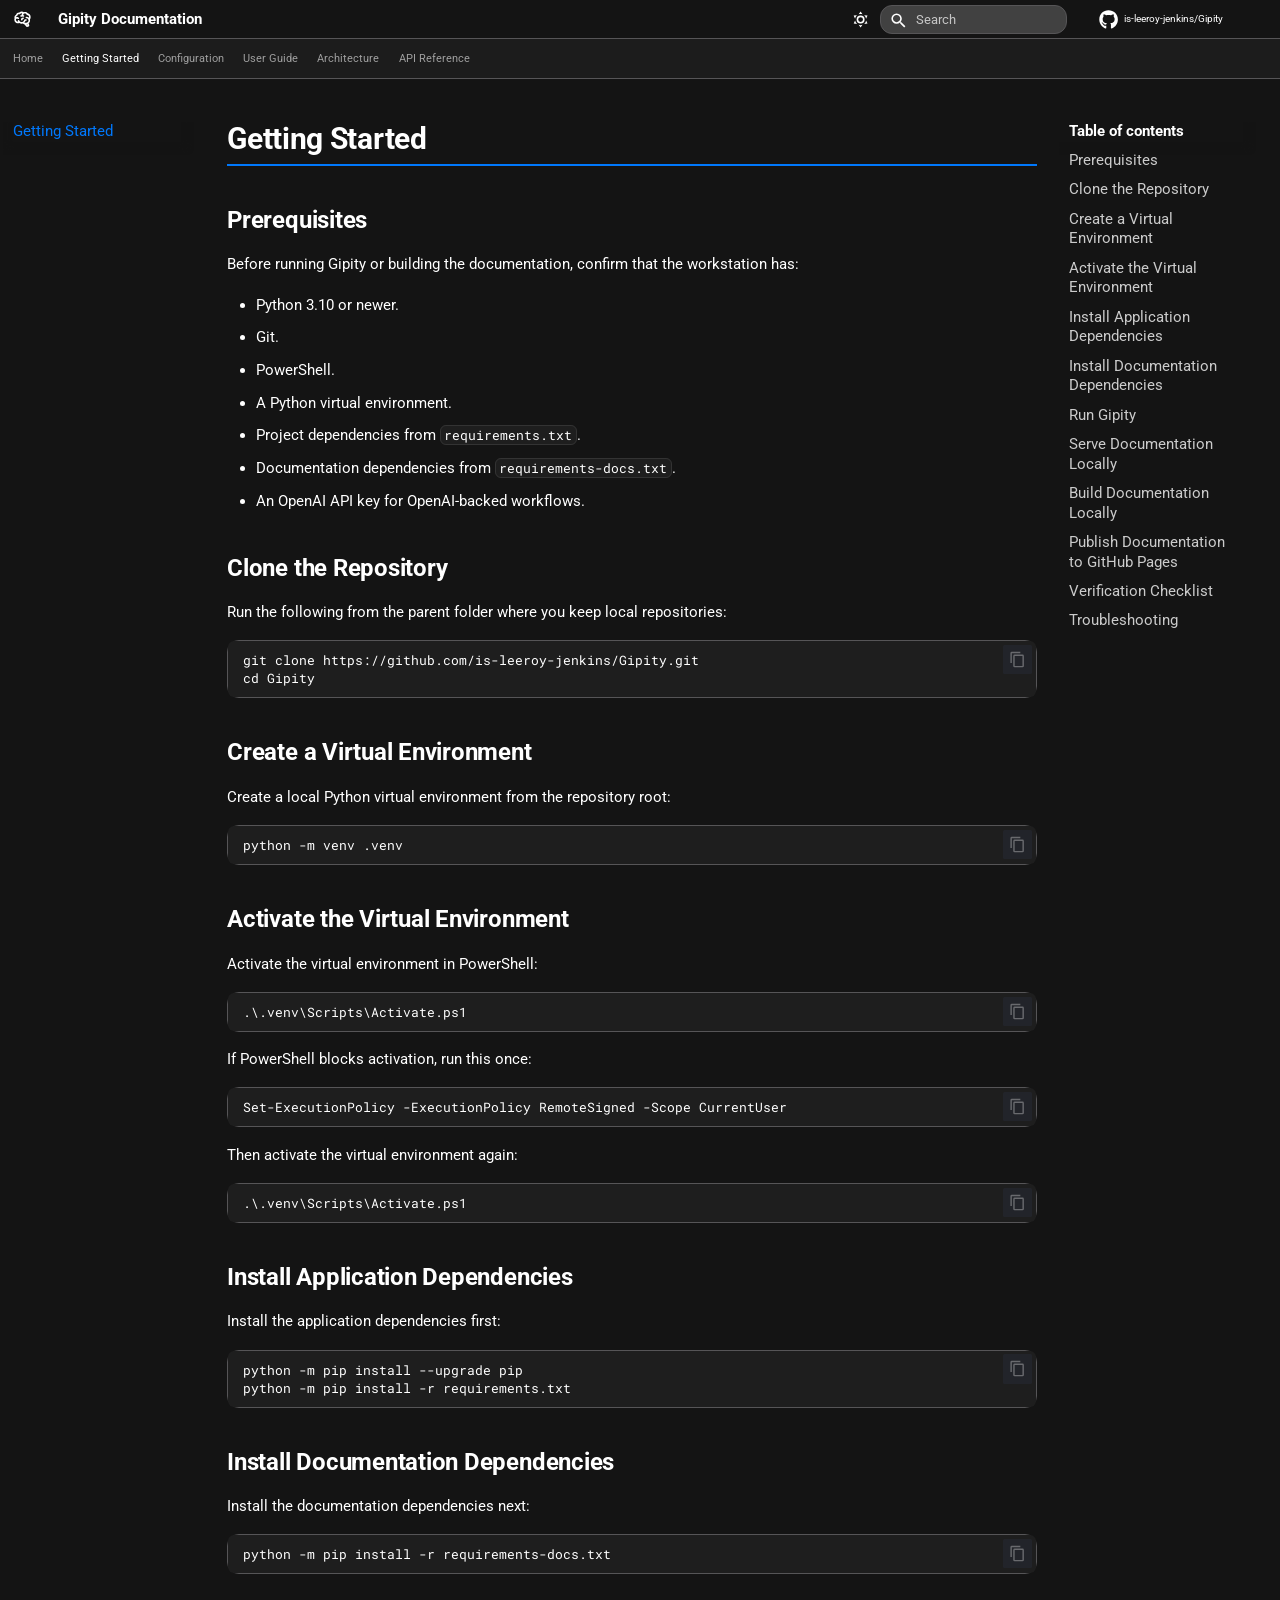
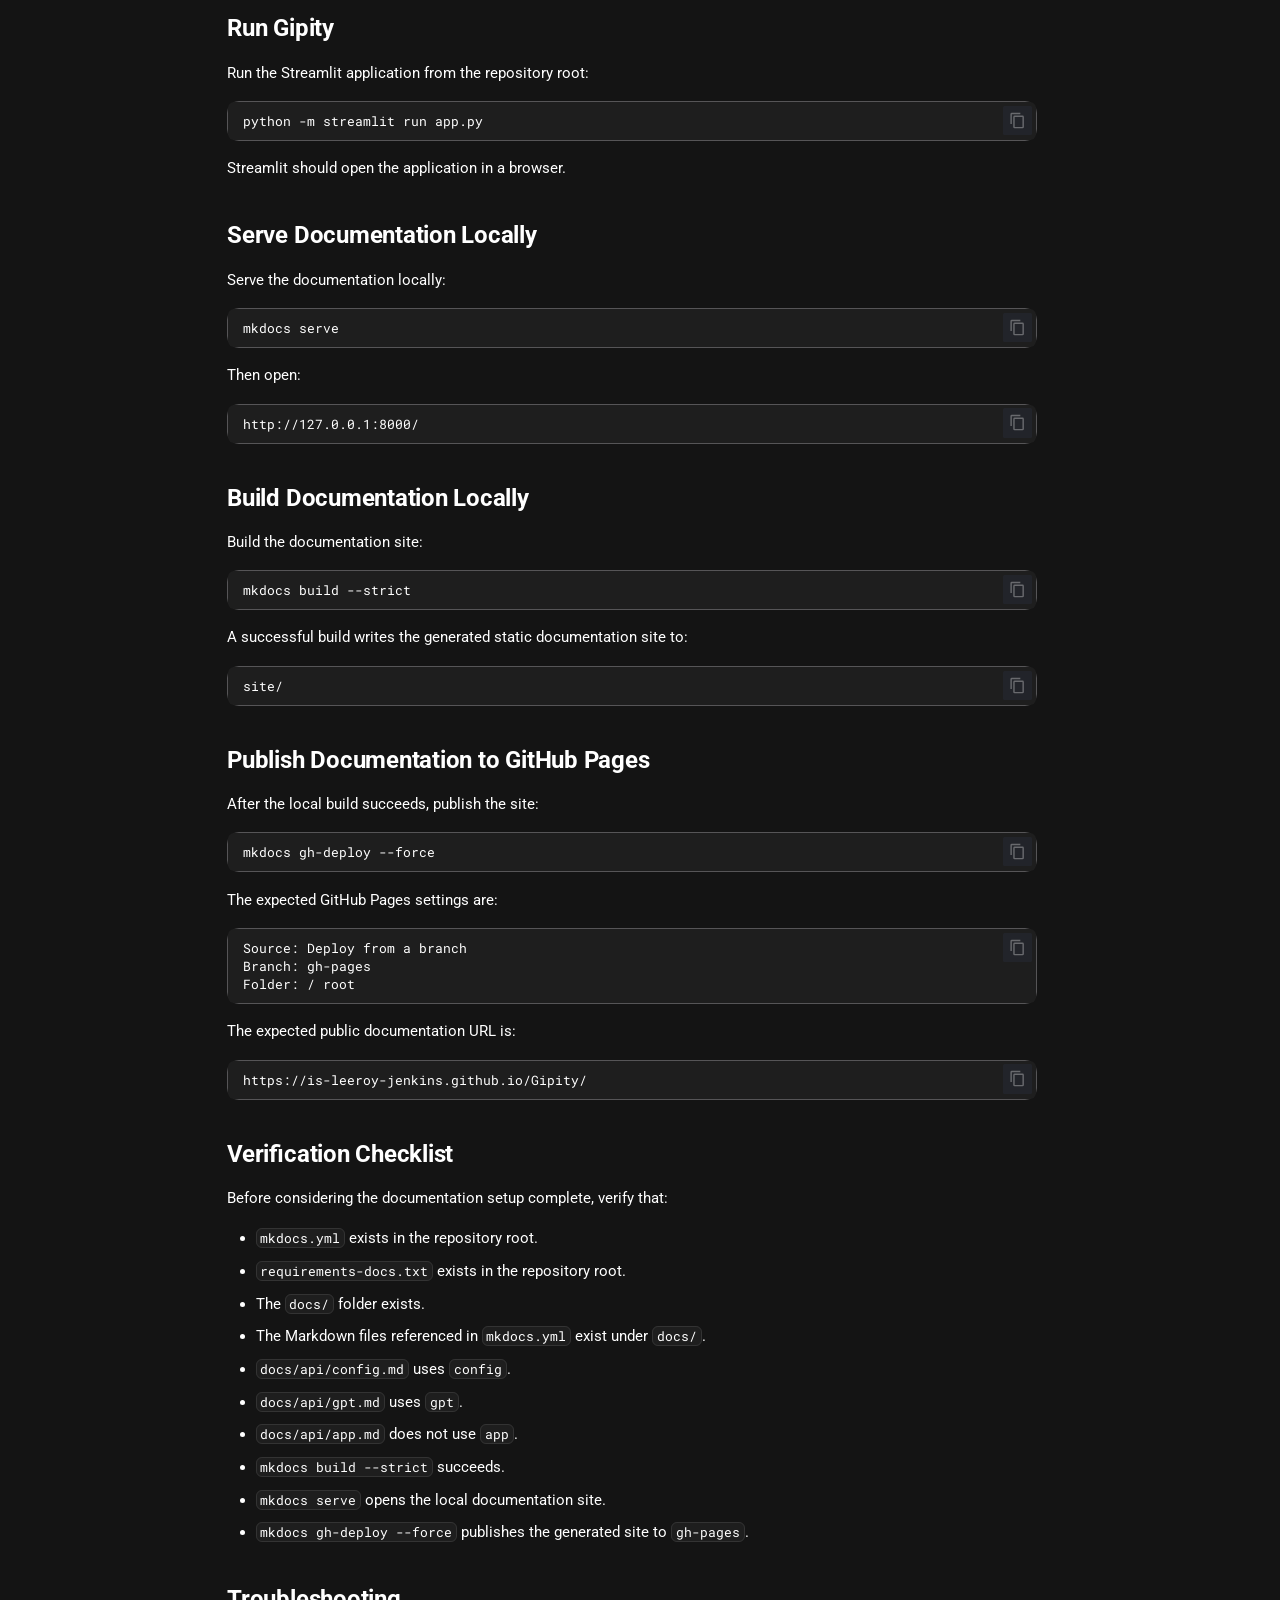
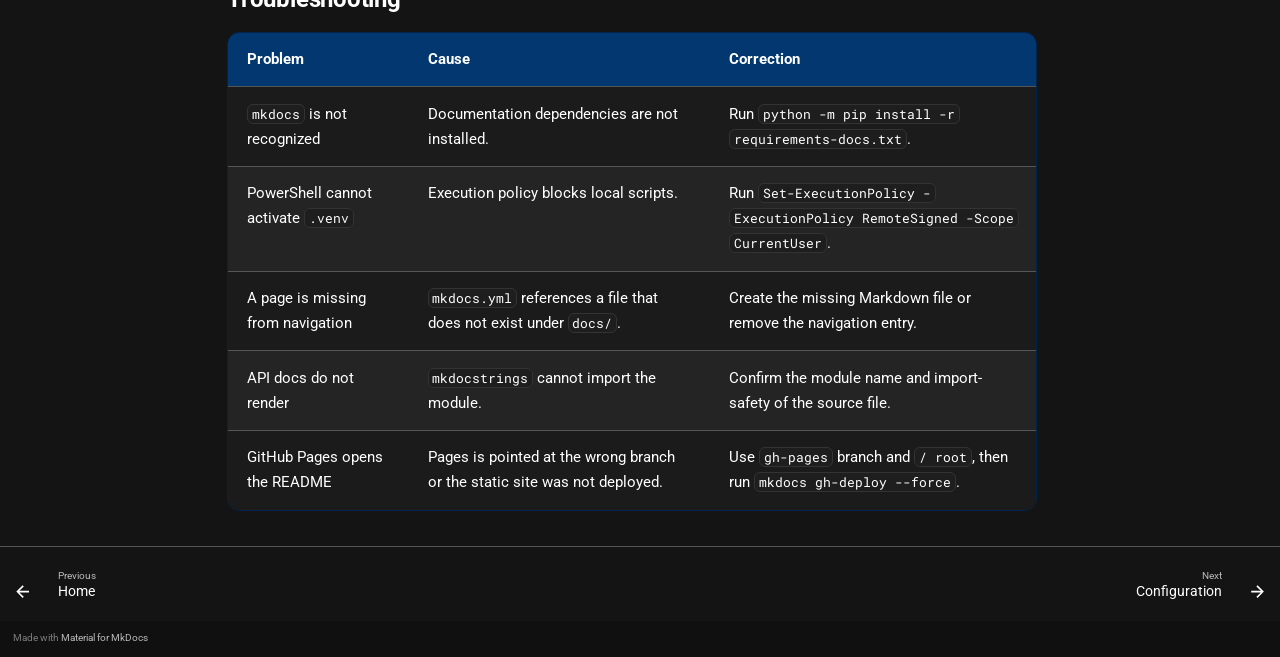
<file: getting-started/index.html>
<!doctype html>
<html lang="en" class="no-js">
  <head>
    
      <meta charset="utf-8">
      <meta name="viewport" content="width=device-width,initial-scale=1">
      
        <meta name="description" content="Documentation for the Gipity multimodal AI python application.">
      
      
        <meta name="author" content="Terry D. Eppler">
      
      
        <link rel="canonical" href="https://is-leeroy-jenkins.github.io/Gipity/getting-started/">
      
      
        <link rel="prev" href="..">
      
      
        <link rel="next" href="../configuration/">
      
      
        
      
      
      <link rel="icon" href="../assets/images/favicon.png">
      <meta name="generator" content="mkdocs-1.6.1, mkdocs-material-9.7.6">
    
    
      
        <title>Getting Started - Gipity Documentation</title>
      
    
    
      <link rel="stylesheet" href="../assets/stylesheets/main.484c7ddc.min.css">
      
        
        <link rel="stylesheet" href="../assets/stylesheets/palette.ab4e12ef.min.css">
      
      


    
    
      
    
    
      
        
        
        <link rel="preconnect" href="https://fonts.gstatic.com" crossorigin>
        <link rel="stylesheet" href="https://fonts.googleapis.com/css?family=Roboto:300,300i,400,400i,700,700i%7CRoboto+Mono:400,400i,700,700i&display=fallback">
        <style>:root{--md-text-font:"Roboto";--md-code-font:"Roboto Mono"}</style>
      
    
    
      <link rel="stylesheet" href="../assets/_mkdocstrings.css">
    
      <link rel="stylesheet" href="../stylesheets/extra.css">
    
    <script>__md_scope=new URL("..",location),__md_hash=e=>[...e].reduce(((e,_)=>(e<<5)-e+_.charCodeAt(0)),0),__md_get=(e,_=localStorage,t=__md_scope)=>JSON.parse(_.getItem(t.pathname+"."+e)),__md_set=(e,_,t=localStorage,a=__md_scope)=>{try{t.setItem(a.pathname+"."+e,JSON.stringify(_))}catch(e){}}</script>
    
      

    
    
  </head>
  
  
    
    
      
    
    
    
    
    <body dir="ltr" data-md-color-scheme="slate" data-md-color-primary="blue" data-md-color-accent="blue">
  
    
    <input class="md-toggle" data-md-toggle="drawer" type="checkbox" id="__drawer" autocomplete="off">
    <input class="md-toggle" data-md-toggle="search" type="checkbox" id="__search" autocomplete="off">
    <label class="md-overlay" for="__drawer"></label>
    <div data-md-component="skip">
      
        
        <a href="#getting-started" class="md-skip">
          Skip to content
        </a>
      
    </div>
    <div data-md-component="announce">
      
    </div>
    
    
      

<header class="md-header" data-md-component="header">
  <nav class="md-header__inner md-grid" aria-label="Header">
    <a href=".." title="Gipity Documentation" class="md-header__button md-logo" aria-label="Gipity Documentation" data-md-component="logo">
      
  
  <svg xmlns="http://www.w3.org/2000/svg" viewBox="0 0 24 24"><path d="M21.33 12.91c.09 1.55-.62 3.04-1.89 3.95l.77 1.49c.23.45.26.98.06 1.45-.19.47-.58.84-1.06 1l-.79.25a1.687 1.687 0 0 1-1.86-.55L14.44 18c-.89-.15-1.73-.53-2.44-1.1-.5.15-1 .23-1.5.23-.88 0-1.76-.27-2.5-.79-.53.16-1.07.23-1.62.22-.79.01-1.57-.15-2.3-.45a4.1 4.1 0 0 1-2.43-3.61c-.08-.72.04-1.45.35-2.11-.29-.75-.32-1.57-.07-2.33C2.3 7.11 3 6.32 3.87 5.82c.58-1.69 2.21-2.82 4-2.7 1.6-1.5 4.05-1.66 5.83-.37.42-.11.86-.17 1.3-.17 1.36-.03 2.65.57 3.5 1.64 2.04.53 3.5 2.35 3.58 4.47.05 1.11-.25 2.2-.86 3.13.07.36.11.72.11 1.09m-5-1.41c.57.07 1.02.5 1.02 1.07a1 1 0 0 1-1 1h-.63c-.32.9-.88 1.69-1.62 2.29.25.09.51.14.77.21 5.13-.07 4.53-3.2 4.53-3.25a2.59 2.59 0 0 0-2.69-2.49 1 1 0 0 1-1-1 1 1 0 0 1 1-1c1.23.03 2.41.49 3.33 1.3.05-.29.08-.59.08-.89-.06-1.24-.62-2.32-2.87-2.53-1.25-2.96-4.4-1.32-4.4-.4-.03.23.21.72.25.75a1 1 0 0 1 1 1c0 .55-.45 1-1 1-.53-.02-1.03-.22-1.43-.56-.48.31-1.03.5-1.6.56-.57.05-1.04-.35-1.07-.9a.97.97 0 0 1 .88-1.1c.16-.02.94-.14.94-.77 0-.66.25-1.29.68-1.79-.92-.25-1.91.08-2.91 1.29C6.75 5 6 5.25 5.45 7.2 4.5 7.67 4 8 3.78 9c1.08-.22 2.19-.13 3.22.25.5.19.78.75.59 1.29-.19.52-.77.78-1.29.59-.73-.32-1.55-.34-2.3-.06-.32.27-.32.83-.32 1.27 0 .74.37 1.43 1 1.83.53.27 1.12.41 1.71.4q-.225-.39-.39-.81a1.038 1.038 0 0 1 1.96-.68c.4 1.14 1.42 1.92 2.62 2.05 1.37-.07 2.59-.88 3.19-2.13.23-1.38 1.34-1.5 2.56-1.5m2 7.47-.62-1.3-.71.16 1 1.25zm-4.65-8.61a1 1 0 0 0-.91-1.03c-.71-.04-1.4.2-1.93.67-.57.58-.87 1.38-.84 2.19a1 1 0 0 0 1 1c.57 0 1-.45 1-1 0-.27.07-.54.23-.76.12-.1.27-.15.43-.15.55.03 1.02-.38 1.02-.92"/></svg>

    </a>
    <label class="md-header__button md-icon" for="__drawer">
      
      <svg xmlns="http://www.w3.org/2000/svg" viewBox="0 0 24 24"><path d="M3 6h18v2H3zm0 5h18v2H3zm0 5h18v2H3z"/></svg>
    </label>
    <div class="md-header__title" data-md-component="header-title">
      <div class="md-header__ellipsis">
        <div class="md-header__topic">
          <span class="md-ellipsis">
            Gipity Documentation
          </span>
        </div>
        <div class="md-header__topic" data-md-component="header-topic">
          <span class="md-ellipsis">
            
              Getting Started
            
          </span>
        </div>
      </div>
    </div>
    
      
        <form class="md-header__option" data-md-component="palette">
  
    
    
    
    <input class="md-option" data-md-color-media="" data-md-color-scheme="slate" data-md-color-primary="blue" data-md-color-accent="blue"  aria-label="Switch to light mode"  type="radio" name="__palette" id="__palette_0">
    
      <label class="md-header__button md-icon" title="Switch to light mode" for="__palette_1" hidden>
        <svg xmlns="http://www.w3.org/2000/svg" viewBox="0 0 24 24"><path d="M12 7a5 5 0 0 1 5 5 5 5 0 0 1-5 5 5 5 0 0 1-5-5 5 5 0 0 1 5-5m0 2a3 3 0 0 0-3 3 3 3 0 0 0 3 3 3 3 0 0 0 3-3 3 3 0 0 0-3-3m0-7 2.39 3.42C13.65 5.15 12.84 5 12 5s-1.65.15-2.39.42zM3.34 7l4.16-.35A7.2 7.2 0 0 0 5.94 8.5c-.44.74-.69 1.5-.83 2.29zm.02 10 1.76-3.77a7.131 7.131 0 0 0 2.38 4.14zM20.65 7l-1.77 3.79a7.02 7.02 0 0 0-2.38-4.15zm-.01 10-4.14.36c.59-.51 1.12-1.14 1.54-1.86.42-.73.69-1.5.83-2.29zM12 22l-2.41-3.44c.74.27 1.55.44 2.41.44.82 0 1.63-.17 2.37-.44z"/></svg>
      </label>
    
  
    
    
    
    <input class="md-option" data-md-color-media="" data-md-color-scheme="default" data-md-color-primary="blue" data-md-color-accent="blue"  aria-label="Switch to dark mode"  type="radio" name="__palette" id="__palette_1">
    
      <label class="md-header__button md-icon" title="Switch to dark mode" for="__palette_0" hidden>
        <svg xmlns="http://www.w3.org/2000/svg" viewBox="0 0 24 24"><path d="m17.75 4.09-2.53 1.94.91 3.06-2.63-1.81-2.63 1.81.91-3.06-2.53-1.94L12.44 4l1.06-3 1.06 3zm3.5 6.91-1.64 1.25.59 1.98-1.7-1.17-1.7 1.17.59-1.98L15.75 11l2.06-.05L18.5 9l.69 1.95zm-2.28 4.95c.83-.08 1.72 1.1 1.19 1.85-.32.45-.66.87-1.08 1.27C15.17 23 8.84 23 4.94 19.07c-3.91-3.9-3.91-10.24 0-14.14.4-.4.82-.76 1.27-1.08.75-.53 1.93.36 1.85 1.19-.27 2.86.69 5.83 2.89 8.02a9.96 9.96 0 0 0 8.02 2.89m-1.64 2.02a12.08 12.08 0 0 1-7.8-3.47c-2.17-2.19-3.33-5-3.49-7.82-2.81 3.14-2.7 7.96.31 10.98 3.02 3.01 7.84 3.12 10.98.31"/></svg>
      </label>
    
  
</form>
      
    
    
      <script>var palette=__md_get("__palette");if(palette&&palette.color){if("(prefers-color-scheme)"===palette.color.media){var media=matchMedia("(prefers-color-scheme: light)"),input=document.querySelector(media.matches?"[data-md-color-media='(prefers-color-scheme: light)']":"[data-md-color-media='(prefers-color-scheme: dark)']");palette.color.media=input.getAttribute("data-md-color-media"),palette.color.scheme=input.getAttribute("data-md-color-scheme"),palette.color.primary=input.getAttribute("data-md-color-primary"),palette.color.accent=input.getAttribute("data-md-color-accent")}for(var[key,value]of Object.entries(palette.color))document.body.setAttribute("data-md-color-"+key,value)}</script>
    
    
    
      
      
        <label class="md-header__button md-icon" for="__search">
          
          <svg xmlns="http://www.w3.org/2000/svg" viewBox="0 0 24 24"><path d="M9.5 3A6.5 6.5 0 0 1 16 9.5c0 1.61-.59 3.09-1.56 4.23l.27.27h.79l5 5-1.5 1.5-5-5v-.79l-.27-.27A6.52 6.52 0 0 1 9.5 16 6.5 6.5 0 0 1 3 9.5 6.5 6.5 0 0 1 9.5 3m0 2C7 5 5 7 5 9.5S7 14 9.5 14 14 12 14 9.5 12 5 9.5 5"/></svg>
        </label>
        <div class="md-search" data-md-component="search" role="dialog">
  <label class="md-search__overlay" for="__search"></label>
  <div class="md-search__inner" role="search">
    <form class="md-search__form" name="search">
      <input type="text" class="md-search__input" name="query" aria-label="Search" placeholder="Search" autocapitalize="off" autocorrect="off" autocomplete="off" spellcheck="false" data-md-component="search-query" required>
      <label class="md-search__icon md-icon" for="__search">
        
        <svg xmlns="http://www.w3.org/2000/svg" viewBox="0 0 24 24"><path d="M9.5 3A6.5 6.5 0 0 1 16 9.5c0 1.61-.59 3.09-1.56 4.23l.27.27h.79l5 5-1.5 1.5-5-5v-.79l-.27-.27A6.52 6.52 0 0 1 9.5 16 6.5 6.5 0 0 1 3 9.5 6.5 6.5 0 0 1 9.5 3m0 2C7 5 5 7 5 9.5S7 14 9.5 14 14 12 14 9.5 12 5 9.5 5"/></svg>
        
        <svg xmlns="http://www.w3.org/2000/svg" viewBox="0 0 24 24"><path d="M20 11v2H8l5.5 5.5-1.42 1.42L4.16 12l7.92-7.92L13.5 5.5 8 11z"/></svg>
      </label>
      <nav class="md-search__options" aria-label="Search">
        
          <a href="javascript:void(0)" class="md-search__icon md-icon" title="Share" aria-label="Share" data-clipboard data-clipboard-text="" data-md-component="search-share" tabindex="-1">
            
            <svg xmlns="http://www.w3.org/2000/svg" viewBox="0 0 24 24"><path d="M18 16.08c-.76 0-1.44.3-1.96.77L8.91 12.7c.05-.23.09-.46.09-.7s-.04-.47-.09-.7l7.05-4.11c.54.5 1.25.81 2.04.81a3 3 0 0 0 3-3 3 3 0 0 0-3-3 3 3 0 0 0-3 3c0 .24.04.47.09.7L8.04 9.81C7.5 9.31 6.79 9 6 9a3 3 0 0 0-3 3 3 3 0 0 0 3 3c.79 0 1.5-.31 2.04-.81l7.12 4.15c-.05.21-.08.43-.08.66 0 1.61 1.31 2.91 2.92 2.91s2.92-1.3 2.92-2.91A2.92 2.92 0 0 0 18 16.08"/></svg>
          </a>
        
        <button type="reset" class="md-search__icon md-icon" title="Clear" aria-label="Clear" tabindex="-1">
          
          <svg xmlns="http://www.w3.org/2000/svg" viewBox="0 0 24 24"><path d="M19 6.41 17.59 5 12 10.59 6.41 5 5 6.41 10.59 12 5 17.59 6.41 19 12 13.41 17.59 19 19 17.59 13.41 12z"/></svg>
        </button>
      </nav>
      
        <div class="md-search__suggest" data-md-component="search-suggest"></div>
      
    </form>
    <div class="md-search__output">
      <div class="md-search__scrollwrap" tabindex="0" data-md-scrollfix>
        <div class="md-search-result" data-md-component="search-result">
          <div class="md-search-result__meta">
            Initializing search
          </div>
          <ol class="md-search-result__list" role="presentation"></ol>
        </div>
      </div>
    </div>
  </div>
</div>
      
    
    
      <div class="md-header__source">
        <a href="https://github.com/is-leeroy-jenkins/Gipity" title="Go to repository" class="md-source" data-md-component="source">
  <div class="md-source__icon md-icon">
    
    <svg xmlns="http://www.w3.org/2000/svg" viewBox="0 0 512 512"><!--! Font Awesome Free 7.1.0 by @fontawesome - https://fontawesome.com License - https://fontawesome.com/license/free (Icons: CC BY 4.0, Fonts: SIL OFL 1.1, Code: MIT License) Copyright 2025 Fonticons, Inc.--><path d="M173.9 397.4c0 2-2.3 3.6-5.2 3.6-3.3.3-5.6-1.3-5.6-3.6 0-2 2.3-3.6 5.2-3.6 3-.3 5.6 1.3 5.6 3.6m-31.1-4.5c-.7 2 1.3 4.3 4.3 4.9 2.6 1 5.6 0 6.2-2s-1.3-4.3-4.3-5.2c-2.6-.7-5.5.3-6.2 2.3m44.2-1.7c-2.9.7-4.9 2.6-4.6 4.9.3 2 2.9 3.3 5.9 2.6 2.9-.7 4.9-2.6 4.6-4.6-.3-1.9-3-3.2-5.9-2.9M252.8 8C114.1 8 8 113.3 8 252c0 110.9 69.8 205.8 169.5 239.2 12.8 2.3 17.3-5.6 17.3-12.1 0-6.2-.3-40.4-.3-61.4 0 0-70 15-84.7-29.8 0 0-11.4-29.1-27.8-36.6 0 0-22.9-15.7 1.6-15.4 0 0 24.9 2 38.6 25.8 21.9 38.6 58.6 27.5 72.9 20.9 2.3-16 8.8-27.1 16-33.7-55.9-6.2-112.3-14.3-112.3-110.5 0-27.5 7.6-41.3 23.6-58.9-2.6-6.5-11.1-33.3 2.6-67.9 20.9-6.5 69 27 69 27 20-5.6 41.5-8.5 62.8-8.5s42.8 2.9 62.8 8.5c0 0 48.1-33.6 69-27 13.7 34.7 5.2 61.4 2.6 67.9 16 17.7 25.8 31.5 25.8 58.9 0 96.5-58.9 104.2-114.8 110.5 9.2 7.9 17 22.9 17 46.4 0 33.7-.3 75.4-.3 83.6 0 6.5 4.6 14.4 17.3 12.1C436.2 457.8 504 362.9 504 252 504 113.3 391.5 8 252.8 8M105.2 352.9c-1.3 1-1 3.3.7 5.2 1.6 1.6 3.9 2.3 5.2 1 1.3-1 1-3.3-.7-5.2-1.6-1.6-3.9-2.3-5.2-1m-10.8-8.1c-.7 1.3.3 2.9 2.3 3.9 1.6 1 3.6.7 4.3-.7.7-1.3-.3-2.9-2.3-3.9-2-.6-3.6-.3-4.3.7m32.4 35.6c-1.6 1.3-1 4.3 1.3 6.2 2.3 2.3 5.2 2.6 6.5 1 1.3-1.3.7-4.3-1.3-6.2-2.2-2.3-5.2-2.6-6.5-1m-11.4-14.7c-1.6 1-1.6 3.6 0 5.9s4.3 3.3 5.6 2.3c1.6-1.3 1.6-3.9 0-6.2-1.4-2.3-4-3.3-5.6-2"/></svg>
  </div>
  <div class="md-source__repository">
    is-leeroy-jenkins/Gipity
  </div>
</a>
      </div>
    
  </nav>
  
</header>
    
    <div class="md-container" data-md-component="container">
      
      
        
          
            
<nav class="md-tabs" aria-label="Tabs" data-md-component="tabs">
  <div class="md-grid">
    <ul class="md-tabs__list">
      
        
  
  
  
  
    <li class="md-tabs__item">
      <a href=".." class="md-tabs__link">
        
  
  
    
  
  Home

      </a>
    </li>
  

      
        
  
  
  
    
  
  
    <li class="md-tabs__item md-tabs__item--active">
      <a href="./" class="md-tabs__link">
        
  
  
    
  
  Getting Started

      </a>
    </li>
  

      
        
  
  
  
  
    <li class="md-tabs__item">
      <a href="../configuration/" class="md-tabs__link">
        
  
  
    
  
  Configuration

      </a>
    </li>
  

      
        
  
  
  
  
    <li class="md-tabs__item">
      <a href="../user-guide/" class="md-tabs__link">
        
  
  
    
  
  User Guide

      </a>
    </li>
  

      
        
  
  
  
  
    <li class="md-tabs__item">
      <a href="../architecture/" class="md-tabs__link">
        
  
  
    
  
  Architecture

      </a>
    </li>
  

      
        
  
  
  
  
    
    
      <li class="md-tabs__item">
        <a href="../api/config/" class="md-tabs__link">
          
  
  
    
  
  API Reference

        </a>
      </li>
    
  

      
    </ul>
  </div>
</nav>
          
        
      
      <main class="md-main" data-md-component="main">
        <div class="md-main__inner md-grid">
          
            
              
              <div class="md-sidebar md-sidebar--primary" data-md-component="sidebar" data-md-type="navigation" >
                <div class="md-sidebar__scrollwrap">
                  <div class="md-sidebar__inner">
                    


  


<nav class="md-nav md-nav--primary md-nav--lifted" aria-label="Navigation" data-md-level="0">
  <label class="md-nav__title" for="__drawer">
    <a href=".." title="Gipity Documentation" class="md-nav__button md-logo" aria-label="Gipity Documentation" data-md-component="logo">
      
  
  <svg xmlns="http://www.w3.org/2000/svg" viewBox="0 0 24 24"><path d="M21.33 12.91c.09 1.55-.62 3.04-1.89 3.95l.77 1.49c.23.45.26.98.06 1.45-.19.47-.58.84-1.06 1l-.79.25a1.687 1.687 0 0 1-1.86-.55L14.44 18c-.89-.15-1.73-.53-2.44-1.1-.5.15-1 .23-1.5.23-.88 0-1.76-.27-2.5-.79-.53.16-1.07.23-1.62.22-.79.01-1.57-.15-2.3-.45a4.1 4.1 0 0 1-2.43-3.61c-.08-.72.04-1.45.35-2.11-.29-.75-.32-1.57-.07-2.33C2.3 7.11 3 6.32 3.87 5.82c.58-1.69 2.21-2.82 4-2.7 1.6-1.5 4.05-1.66 5.83-.37.42-.11.86-.17 1.3-.17 1.36-.03 2.65.57 3.5 1.64 2.04.53 3.5 2.35 3.58 4.47.05 1.11-.25 2.2-.86 3.13.07.36.11.72.11 1.09m-5-1.41c.57.07 1.02.5 1.02 1.07a1 1 0 0 1-1 1h-.63c-.32.9-.88 1.69-1.62 2.29.25.09.51.14.77.21 5.13-.07 4.53-3.2 4.53-3.25a2.59 2.59 0 0 0-2.69-2.49 1 1 0 0 1-1-1 1 1 0 0 1 1-1c1.23.03 2.41.49 3.33 1.3.05-.29.08-.59.08-.89-.06-1.24-.62-2.32-2.87-2.53-1.25-2.96-4.4-1.32-4.4-.4-.03.23.21.72.25.75a1 1 0 0 1 1 1c0 .55-.45 1-1 1-.53-.02-1.03-.22-1.43-.56-.48.31-1.03.5-1.6.56-.57.05-1.04-.35-1.07-.9a.97.97 0 0 1 .88-1.1c.16-.02.94-.14.94-.77 0-.66.25-1.29.68-1.79-.92-.25-1.91.08-2.91 1.29C6.75 5 6 5.25 5.45 7.2 4.5 7.67 4 8 3.78 9c1.08-.22 2.19-.13 3.22.25.5.19.78.75.59 1.29-.19.52-.77.78-1.29.59-.73-.32-1.55-.34-2.3-.06-.32.27-.32.83-.32 1.27 0 .74.37 1.43 1 1.83.53.27 1.12.41 1.71.4q-.225-.39-.39-.81a1.038 1.038 0 0 1 1.96-.68c.4 1.14 1.42 1.92 2.62 2.05 1.37-.07 2.59-.88 3.19-2.13.23-1.38 1.34-1.5 2.56-1.5m2 7.47-.62-1.3-.71.16 1 1.25zm-4.65-8.61a1 1 0 0 0-.91-1.03c-.71-.04-1.4.2-1.93.67-.57.58-.87 1.38-.84 2.19a1 1 0 0 0 1 1c.57 0 1-.45 1-1 0-.27.07-.54.23-.76.12-.1.27-.15.43-.15.55.03 1.02-.38 1.02-.92"/></svg>

    </a>
    Gipity Documentation
  </label>
  
    <div class="md-nav__source">
      <a href="https://github.com/is-leeroy-jenkins/Gipity" title="Go to repository" class="md-source" data-md-component="source">
  <div class="md-source__icon md-icon">
    
    <svg xmlns="http://www.w3.org/2000/svg" viewBox="0 0 512 512"><!--! Font Awesome Free 7.1.0 by @fontawesome - https://fontawesome.com License - https://fontawesome.com/license/free (Icons: CC BY 4.0, Fonts: SIL OFL 1.1, Code: MIT License) Copyright 2025 Fonticons, Inc.--><path d="M173.9 397.4c0 2-2.3 3.6-5.2 3.6-3.3.3-5.6-1.3-5.6-3.6 0-2 2.3-3.6 5.2-3.6 3-.3 5.6 1.3 5.6 3.6m-31.1-4.5c-.7 2 1.3 4.3 4.3 4.9 2.6 1 5.6 0 6.2-2s-1.3-4.3-4.3-5.2c-2.6-.7-5.5.3-6.2 2.3m44.2-1.7c-2.9.7-4.9 2.6-4.6 4.9.3 2 2.9 3.3 5.9 2.6 2.9-.7 4.9-2.6 4.6-4.6-.3-1.9-3-3.2-5.9-2.9M252.8 8C114.1 8 8 113.3 8 252c0 110.9 69.8 205.8 169.5 239.2 12.8 2.3 17.3-5.6 17.3-12.1 0-6.2-.3-40.4-.3-61.4 0 0-70 15-84.7-29.8 0 0-11.4-29.1-27.8-36.6 0 0-22.9-15.7 1.6-15.4 0 0 24.9 2 38.6 25.8 21.9 38.6 58.6 27.5 72.9 20.9 2.3-16 8.8-27.1 16-33.7-55.9-6.2-112.3-14.3-112.3-110.5 0-27.5 7.6-41.3 23.6-58.9-2.6-6.5-11.1-33.3 2.6-67.9 20.9-6.5 69 27 69 27 20-5.6 41.5-8.5 62.8-8.5s42.8 2.9 62.8 8.5c0 0 48.1-33.6 69-27 13.7 34.7 5.2 61.4 2.6 67.9 16 17.7 25.8 31.5 25.8 58.9 0 96.5-58.9 104.2-114.8 110.5 9.2 7.9 17 22.9 17 46.4 0 33.7-.3 75.4-.3 83.6 0 6.5 4.6 14.4 17.3 12.1C436.2 457.8 504 362.9 504 252 504 113.3 391.5 8 252.8 8M105.2 352.9c-1.3 1-1 3.3.7 5.2 1.6 1.6 3.9 2.3 5.2 1 1.3-1 1-3.3-.7-5.2-1.6-1.6-3.9-2.3-5.2-1m-10.8-8.1c-.7 1.3.3 2.9 2.3 3.9 1.6 1 3.6.7 4.3-.7.7-1.3-.3-2.9-2.3-3.9-2-.6-3.6-.3-4.3.7m32.4 35.6c-1.6 1.3-1 4.3 1.3 6.2 2.3 2.3 5.2 2.6 6.5 1 1.3-1.3.7-4.3-1.3-6.2-2.2-2.3-5.2-2.6-6.5-1m-11.4-14.7c-1.6 1-1.6 3.6 0 5.9s4.3 3.3 5.6 2.3c1.6-1.3 1.6-3.9 0-6.2-1.4-2.3-4-3.3-5.6-2"/></svg>
  </div>
  <div class="md-source__repository">
    is-leeroy-jenkins/Gipity
  </div>
</a>
    </div>
  
  <ul class="md-nav__list" data-md-scrollfix>
    
      
      
  
  
  
  
    <li class="md-nav__item">
      <a href=".." class="md-nav__link">
        
  
  
  <span class="md-ellipsis">
    
  
    Home
  

    
  </span>
  
  

      </a>
    </li>
  

    
      
      
  
  
    
  
  
  
    <li class="md-nav__item md-nav__item--active">
      
      <input class="md-nav__toggle md-toggle" type="checkbox" id="__toc">
      
      
        
      
      
        <label class="md-nav__link md-nav__link--active" for="__toc">
          
  
  
  <span class="md-ellipsis">
    
  
    Getting Started
  

    
  </span>
  
  

          <span class="md-nav__icon md-icon"></span>
        </label>
      
      <a href="./" class="md-nav__link md-nav__link--active">
        
  
  
  <span class="md-ellipsis">
    
  
    Getting Started
  

    
  </span>
  
  

      </a>
      
        

<nav class="md-nav md-nav--secondary" aria-label="Table of contents">
  
  
  
    
  
  
    <label class="md-nav__title" for="__toc">
      <span class="md-nav__icon md-icon"></span>
      Table of contents
    </label>
    <ul class="md-nav__list" data-md-component="toc" data-md-scrollfix>
      
        <li class="md-nav__item">
  <a href="#prerequisites" class="md-nav__link">
    <span class="md-ellipsis">
      
        Prerequisites
      
    </span>
  </a>
  
</li>
      
        <li class="md-nav__item">
  <a href="#clone-the-repository" class="md-nav__link">
    <span class="md-ellipsis">
      
        Clone the Repository
      
    </span>
  </a>
  
</li>
      
        <li class="md-nav__item">
  <a href="#create-a-virtual-environment" class="md-nav__link">
    <span class="md-ellipsis">
      
        Create a Virtual Environment
      
    </span>
  </a>
  
</li>
      
        <li class="md-nav__item">
  <a href="#activate-the-virtual-environment" class="md-nav__link">
    <span class="md-ellipsis">
      
        Activate the Virtual Environment
      
    </span>
  </a>
  
</li>
      
        <li class="md-nav__item">
  <a href="#install-application-dependencies" class="md-nav__link">
    <span class="md-ellipsis">
      
        Install Application Dependencies
      
    </span>
  </a>
  
</li>
      
        <li class="md-nav__item">
  <a href="#install-documentation-dependencies" class="md-nav__link">
    <span class="md-ellipsis">
      
        Install Documentation Dependencies
      
    </span>
  </a>
  
</li>
      
        <li class="md-nav__item">
  <a href="#run-gipity" class="md-nav__link">
    <span class="md-ellipsis">
      
        Run Gipity
      
    </span>
  </a>
  
</li>
      
        <li class="md-nav__item">
  <a href="#serve-documentation-locally" class="md-nav__link">
    <span class="md-ellipsis">
      
        Serve Documentation Locally
      
    </span>
  </a>
  
</li>
      
        <li class="md-nav__item">
  <a href="#build-documentation-locally" class="md-nav__link">
    <span class="md-ellipsis">
      
        Build Documentation Locally
      
    </span>
  </a>
  
</li>
      
        <li class="md-nav__item">
  <a href="#publish-documentation-to-github-pages" class="md-nav__link">
    <span class="md-ellipsis">
      
        Publish Documentation to GitHub Pages
      
    </span>
  </a>
  
</li>
      
        <li class="md-nav__item">
  <a href="#verification-checklist" class="md-nav__link">
    <span class="md-ellipsis">
      
        Verification Checklist
      
    </span>
  </a>
  
</li>
      
        <li class="md-nav__item">
  <a href="#troubleshooting" class="md-nav__link">
    <span class="md-ellipsis">
      
        Troubleshooting
      
    </span>
  </a>
  
</li>
      
    </ul>
  
</nav>
      
    </li>
  

    
      
      
  
  
  
  
    <li class="md-nav__item">
      <a href="../configuration/" class="md-nav__link">
        
  
  
  <span class="md-ellipsis">
    
  
    Configuration
  

    
  </span>
  
  

      </a>
    </li>
  

    
      
      
  
  
  
  
    <li class="md-nav__item">
      <a href="../user-guide/" class="md-nav__link">
        
  
  
  <span class="md-ellipsis">
    
  
    User Guide
  

    
  </span>
  
  

      </a>
    </li>
  

    
      
      
  
  
  
  
    <li class="md-nav__item">
      <a href="../architecture/" class="md-nav__link">
        
  
  
  <span class="md-ellipsis">
    
  
    Architecture
  

    
  </span>
  
  

      </a>
    </li>
  

    
      
      
  
  
  
  
    
    
      
        
      
        
      
        
      
    
    
    
      
      
        
      
    
    
    <li class="md-nav__item md-nav__item--nested">
      
        
        
          
        
        <input class="md-nav__toggle md-toggle md-toggle--indeterminate" type="checkbox" id="__nav_6" >
        
          
          <label class="md-nav__link" for="__nav_6" id="__nav_6_label" tabindex="0">
            
  
  
  <span class="md-ellipsis">
    
  
    API Reference
  

    
  </span>
  
  

            <span class="md-nav__icon md-icon"></span>
          </label>
        
        <nav class="md-nav" data-md-level="1" aria-labelledby="__nav_6_label" aria-expanded="false">
          <label class="md-nav__title" for="__nav_6">
            <span class="md-nav__icon md-icon"></span>
            
  
    API Reference
  

          </label>
          <ul class="md-nav__list" data-md-scrollfix>
            
              
                
  
  
  
  
    <li class="md-nav__item">
      <a href="../api/config/" class="md-nav__link">
        
  
  
  <span class="md-ellipsis">
    
  
    Configuration
  

    
  </span>
  
  

      </a>
    </li>
  

              
            
              
                
  
  
  
  
    <li class="md-nav__item">
      <a href="../api/gpt/" class="md-nav__link">
        
  
  
  <span class="md-ellipsis">
    
  
    GPT
  

    
  </span>
  
  

      </a>
    </li>
  

              
            
              
                
  
  
  
  
    <li class="md-nav__item">
      <a href="../api/app/" class="md-nav__link">
        
  
  
  <span class="md-ellipsis">
    
  
    Application
  

    
  </span>
  
  

      </a>
    </li>
  

              
            
          </ul>
        </nav>
      
    </li>
  

    
  </ul>
</nav>
                  </div>
                </div>
              </div>
            
            
              
              <div class="md-sidebar md-sidebar--secondary" data-md-component="sidebar" data-md-type="toc" >
                <div class="md-sidebar__scrollwrap">
                  <div class="md-sidebar__inner">
                    

<nav class="md-nav md-nav--secondary" aria-label="Table of contents">
  
  
  
    
  
  
    <label class="md-nav__title" for="__toc">
      <span class="md-nav__icon md-icon"></span>
      Table of contents
    </label>
    <ul class="md-nav__list" data-md-component="toc" data-md-scrollfix>
      
        <li class="md-nav__item">
  <a href="#prerequisites" class="md-nav__link">
    <span class="md-ellipsis">
      
        Prerequisites
      
    </span>
  </a>
  
</li>
      
        <li class="md-nav__item">
  <a href="#clone-the-repository" class="md-nav__link">
    <span class="md-ellipsis">
      
        Clone the Repository
      
    </span>
  </a>
  
</li>
      
        <li class="md-nav__item">
  <a href="#create-a-virtual-environment" class="md-nav__link">
    <span class="md-ellipsis">
      
        Create a Virtual Environment
      
    </span>
  </a>
  
</li>
      
        <li class="md-nav__item">
  <a href="#activate-the-virtual-environment" class="md-nav__link">
    <span class="md-ellipsis">
      
        Activate the Virtual Environment
      
    </span>
  </a>
  
</li>
      
        <li class="md-nav__item">
  <a href="#install-application-dependencies" class="md-nav__link">
    <span class="md-ellipsis">
      
        Install Application Dependencies
      
    </span>
  </a>
  
</li>
      
        <li class="md-nav__item">
  <a href="#install-documentation-dependencies" class="md-nav__link">
    <span class="md-ellipsis">
      
        Install Documentation Dependencies
      
    </span>
  </a>
  
</li>
      
        <li class="md-nav__item">
  <a href="#run-gipity" class="md-nav__link">
    <span class="md-ellipsis">
      
        Run Gipity
      
    </span>
  </a>
  
</li>
      
        <li class="md-nav__item">
  <a href="#serve-documentation-locally" class="md-nav__link">
    <span class="md-ellipsis">
      
        Serve Documentation Locally
      
    </span>
  </a>
  
</li>
      
        <li class="md-nav__item">
  <a href="#build-documentation-locally" class="md-nav__link">
    <span class="md-ellipsis">
      
        Build Documentation Locally
      
    </span>
  </a>
  
</li>
      
        <li class="md-nav__item">
  <a href="#publish-documentation-to-github-pages" class="md-nav__link">
    <span class="md-ellipsis">
      
        Publish Documentation to GitHub Pages
      
    </span>
  </a>
  
</li>
      
        <li class="md-nav__item">
  <a href="#verification-checklist" class="md-nav__link">
    <span class="md-ellipsis">
      
        Verification Checklist
      
    </span>
  </a>
  
</li>
      
        <li class="md-nav__item">
  <a href="#troubleshooting" class="md-nav__link">
    <span class="md-ellipsis">
      
        Troubleshooting
      
    </span>
  </a>
  
</li>
      
    </ul>
  
</nav>
                  </div>
                </div>
              </div>
            
          
          
            <div class="md-content" data-md-component="content">
              
              <article class="md-content__inner md-typeset">
                
                  


  
  


<h1 id="getting-started">Getting Started<a class="headerlink" href="#getting-started" title="Permanent link">&para;</a></h1>
<h2 id="prerequisites">Prerequisites<a class="headerlink" href="#prerequisites" title="Permanent link">&para;</a></h2>
<p>Before running Gipity or building the documentation, confirm that the workstation has:</p>
<ul>
<li>Python 3.10 or newer.</li>
<li>Git.</li>
<li>PowerShell.</li>
<li>A Python virtual environment.</li>
<li>Project dependencies from <code>requirements.txt</code>.</li>
<li>Documentation dependencies from <code>requirements-docs.txt</code>.</li>
<li>An OpenAI API key for OpenAI-backed workflows.</li>
</ul>
<h2 id="clone-the-repository">Clone the Repository<a class="headerlink" href="#clone-the-repository" title="Permanent link">&para;</a></h2>
<p>Run the following from the parent folder where you keep local repositories:</p>
<div class="highlight"><pre><span></span><code>git clone https://github.com/is-leeroy-jenkins/Gipity.git
cd Gipity
</code></pre></div>
<h2 id="create-a-virtual-environment">Create a Virtual Environment<a class="headerlink" href="#create-a-virtual-environment" title="Permanent link">&para;</a></h2>
<p>Create a local Python virtual environment from the repository root:</p>
<div class="highlight"><pre><span></span><code>python -m venv .venv
</code></pre></div>
<h2 id="activate-the-virtual-environment">Activate the Virtual Environment<a class="headerlink" href="#activate-the-virtual-environment" title="Permanent link">&para;</a></h2>
<p>Activate the virtual environment in PowerShell:</p>
<div class="highlight"><pre><span></span><code>.\.venv\Scripts\Activate.ps1
</code></pre></div>
<p>If PowerShell blocks activation, run this once:</p>
<div class="highlight"><pre><span></span><code>Set-ExecutionPolicy -ExecutionPolicy RemoteSigned -Scope CurrentUser
</code></pre></div>
<p>Then activate the virtual environment again:</p>
<div class="highlight"><pre><span></span><code>.\.venv\Scripts\Activate.ps1
</code></pre></div>
<h2 id="install-application-dependencies">Install Application Dependencies<a class="headerlink" href="#install-application-dependencies" title="Permanent link">&para;</a></h2>
<p>Install the application dependencies first:</p>
<div class="highlight"><pre><span></span><code>python -m pip install --upgrade pip
python -m pip install -r requirements.txt
</code></pre></div>
<h2 id="install-documentation-dependencies">Install Documentation Dependencies<a class="headerlink" href="#install-documentation-dependencies" title="Permanent link">&para;</a></h2>
<p>Install the documentation dependencies next:</p>
<div class="highlight"><pre><span></span><code>python -m pip install -r requirements-docs.txt
</code></pre></div>
<h2 id="run-gipity">Run Gipity<a class="headerlink" href="#run-gipity" title="Permanent link">&para;</a></h2>
<p>Run the Streamlit application from the repository root:</p>
<div class="highlight"><pre><span></span><code>python -m streamlit run app.py
</code></pre></div>
<p>Streamlit should open the application in a browser.</p>
<h2 id="serve-documentation-locally">Serve Documentation Locally<a class="headerlink" href="#serve-documentation-locally" title="Permanent link">&para;</a></h2>
<p>Serve the documentation locally:</p>
<div class="highlight"><pre><span></span><code>mkdocs serve
</code></pre></div>
<p>Then open:</p>
<div class="highlight"><pre><span></span><code>http://127.0.0.1:8000/
</code></pre></div>
<h2 id="build-documentation-locally">Build Documentation Locally<a class="headerlink" href="#build-documentation-locally" title="Permanent link">&para;</a></h2>
<p>Build the documentation site:</p>
<div class="highlight"><pre><span></span><code>mkdocs build --strict
</code></pre></div>
<p>A successful build writes the generated static documentation site to:</p>
<div class="highlight"><pre><span></span><code>site/
</code></pre></div>
<h2 id="publish-documentation-to-github-pages">Publish Documentation to GitHub Pages<a class="headerlink" href="#publish-documentation-to-github-pages" title="Permanent link">&para;</a></h2>
<p>After the local build succeeds, publish the site:</p>
<div class="highlight"><pre><span></span><code>mkdocs gh-deploy --force
</code></pre></div>
<p>The expected GitHub Pages settings are:</p>
<div class="highlight"><pre><span></span><code>Source: Deploy from a branch
Branch: gh-pages
Folder: / root
</code></pre></div>
<p>The expected public documentation URL is:</p>
<div class="highlight"><pre><span></span><code>https://is-leeroy-jenkins.github.io/Gipity/
</code></pre></div>
<h2 id="verification-checklist">Verification Checklist<a class="headerlink" href="#verification-checklist" title="Permanent link">&para;</a></h2>
<p>Before considering the documentation setup complete, verify that:</p>
<ul>
<li><code>mkdocs.yml</code> exists in the repository root.</li>
<li><code>requirements-docs.txt</code> exists in the repository root.</li>
<li>The <code>docs/</code> folder exists.</li>
<li>The Markdown files referenced in <code>mkdocs.yml</code> exist under <code>docs/</code>.</li>
<li><code>docs/api/config.md</code> uses <code>config</code>.</li>
<li><code>docs/api/gpt.md</code> uses <code>gpt</code>.</li>
<li><code>docs/api/app.md</code> does not use <code>app</code>.</li>
<li><code>mkdocs build --strict</code> succeeds.</li>
<li><code>mkdocs serve</code> opens the local documentation site.</li>
<li><code>mkdocs gh-deploy --force</code> publishes the generated site to <code>gh-pages</code>.</li>
</ul>
<h2 id="troubleshooting">Troubleshooting<a class="headerlink" href="#troubleshooting" title="Permanent link">&para;</a></h2>
<table>
<thead>
<tr>
<th>Problem</th>
<th>Cause</th>
<th>Correction</th>
</tr>
</thead>
<tbody>
<tr>
<td><code>mkdocs</code> is not recognized</td>
<td>Documentation dependencies are not installed.</td>
<td>Run <code>python -m pip install -r requirements-docs.txt</code>.</td>
</tr>
<tr>
<td>PowerShell cannot activate <code>.venv</code></td>
<td>Execution policy blocks local scripts.</td>
<td>Run <code>Set-ExecutionPolicy -ExecutionPolicy RemoteSigned -Scope CurrentUser</code>.</td>
</tr>
<tr>
<td>A page is missing from navigation</td>
<td><code>mkdocs.yml</code> references a file that does not exist under <code>docs/</code>.</td>
<td>Create the missing Markdown file or remove the navigation entry.</td>
</tr>
<tr>
<td>API docs do not render</td>
<td><code>mkdocstrings</code> cannot import the module.</td>
<td>Confirm the module name and import-safety of the source file.</td>
</tr>
<tr>
<td>GitHub Pages opens the README</td>
<td>Pages is pointed at the wrong branch or the static site was not deployed.</td>
<td>Use <code>gh-pages</code> branch and <code>/ root</code>, then run <code>mkdocs gh-deploy --force</code>.</td>
</tr>
</tbody>
</table>












                
              </article>
            </div>
          
          
<script>var target=document.getElementById(location.hash.slice(1));target&&target.name&&(target.checked=target.name.startsWith("__tabbed_"))</script>
        </div>
        
          <button type="button" class="md-top md-icon" data-md-component="top" hidden>
  
  <svg xmlns="http://www.w3.org/2000/svg" viewBox="0 0 24 24"><path d="M13 20h-2V8l-5.5 5.5-1.42-1.42L12 4.16l7.92 7.92-1.42 1.42L13 8z"/></svg>
  Back to top
</button>
        
      </main>
      
        <footer class="md-footer">
  
    
      
      <nav class="md-footer__inner md-grid" aria-label="Footer" >
        
          
          <a href=".." class="md-footer__link md-footer__link--prev" aria-label="Previous: Home">
            <div class="md-footer__button md-icon">
              
              <svg xmlns="http://www.w3.org/2000/svg" viewBox="0 0 24 24"><path d="M20 11v2H8l5.5 5.5-1.42 1.42L4.16 12l7.92-7.92L13.5 5.5 8 11z"/></svg>
            </div>
            <div class="md-footer__title">
              <span class="md-footer__direction">
                Previous
              </span>
              <div class="md-ellipsis">
                Home
              </div>
            </div>
          </a>
        
        
          
          <a href="../configuration/" class="md-footer__link md-footer__link--next" aria-label="Next: Configuration">
            <div class="md-footer__title">
              <span class="md-footer__direction">
                Next
              </span>
              <div class="md-ellipsis">
                Configuration
              </div>
            </div>
            <div class="md-footer__button md-icon">
              
              <svg xmlns="http://www.w3.org/2000/svg" viewBox="0 0 24 24"><path d="M4 11v2h12l-5.5 5.5 1.42 1.42L19.84 12l-7.92-7.92L10.5 5.5 16 11z"/></svg>
            </div>
          </a>
        
      </nav>
    
  
  <div class="md-footer-meta md-typeset">
    <div class="md-footer-meta__inner md-grid">
      <div class="md-copyright">
  
  
    Made with
    <a href="https://squidfunk.github.io/mkdocs-material/" target="_blank" rel="noopener">
      Material for MkDocs
    </a>
  
</div>
      
    </div>
  </div>
</footer>
      
    </div>
    <div class="md-dialog" data-md-component="dialog">
      <div class="md-dialog__inner md-typeset"></div>
    </div>
    
    
    
      
      
      <script id="__config" type="application/json">{"annotate": null, "base": "..", "features": ["navigation.tabs", "navigation.sections", "navigation.expand", "navigation.top", "navigation.footer", "navigation.indexes", "toc.follow", "content.code.copy", "content.code.select", "search.highlight", "search.share", "search.suggest"], "search": "../assets/javascripts/workers/search.2c215733.min.js", "tags": null, "translations": {"clipboard.copied": "Copied to clipboard", "clipboard.copy": "Copy to clipboard", "search.result.more.one": "1 more on this page", "search.result.more.other": "# more on this page", "search.result.none": "No matching documents", "search.result.one": "1 matching document", "search.result.other": "# matching documents", "search.result.placeholder": "Type to start searching", "search.result.term.missing": "Missing", "select.version": "Select version"}, "version": null}</script>
    
    
      <script src="../assets/javascripts/bundle.79ae519e.min.js"></script>
      
        <script src="../javascripts/extra.js"></script>
      
    
  </body>
</html>
</file>
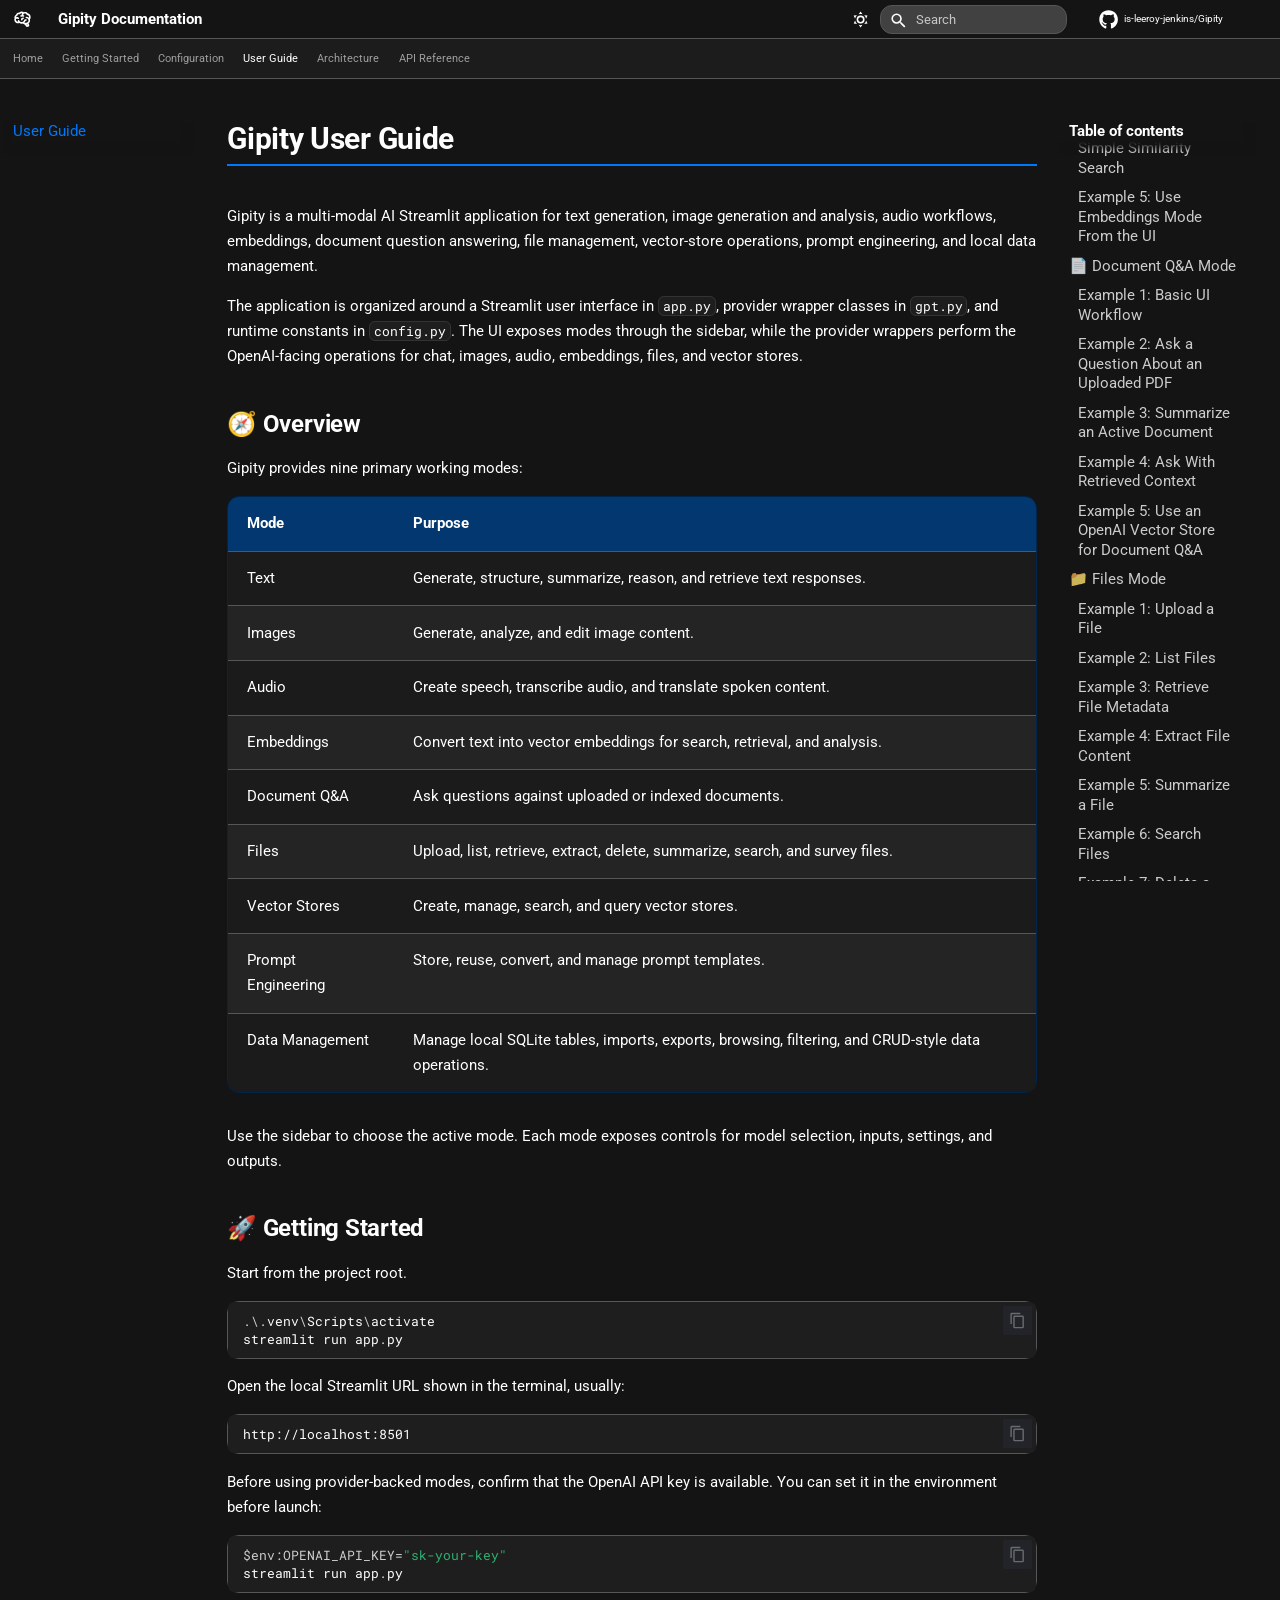
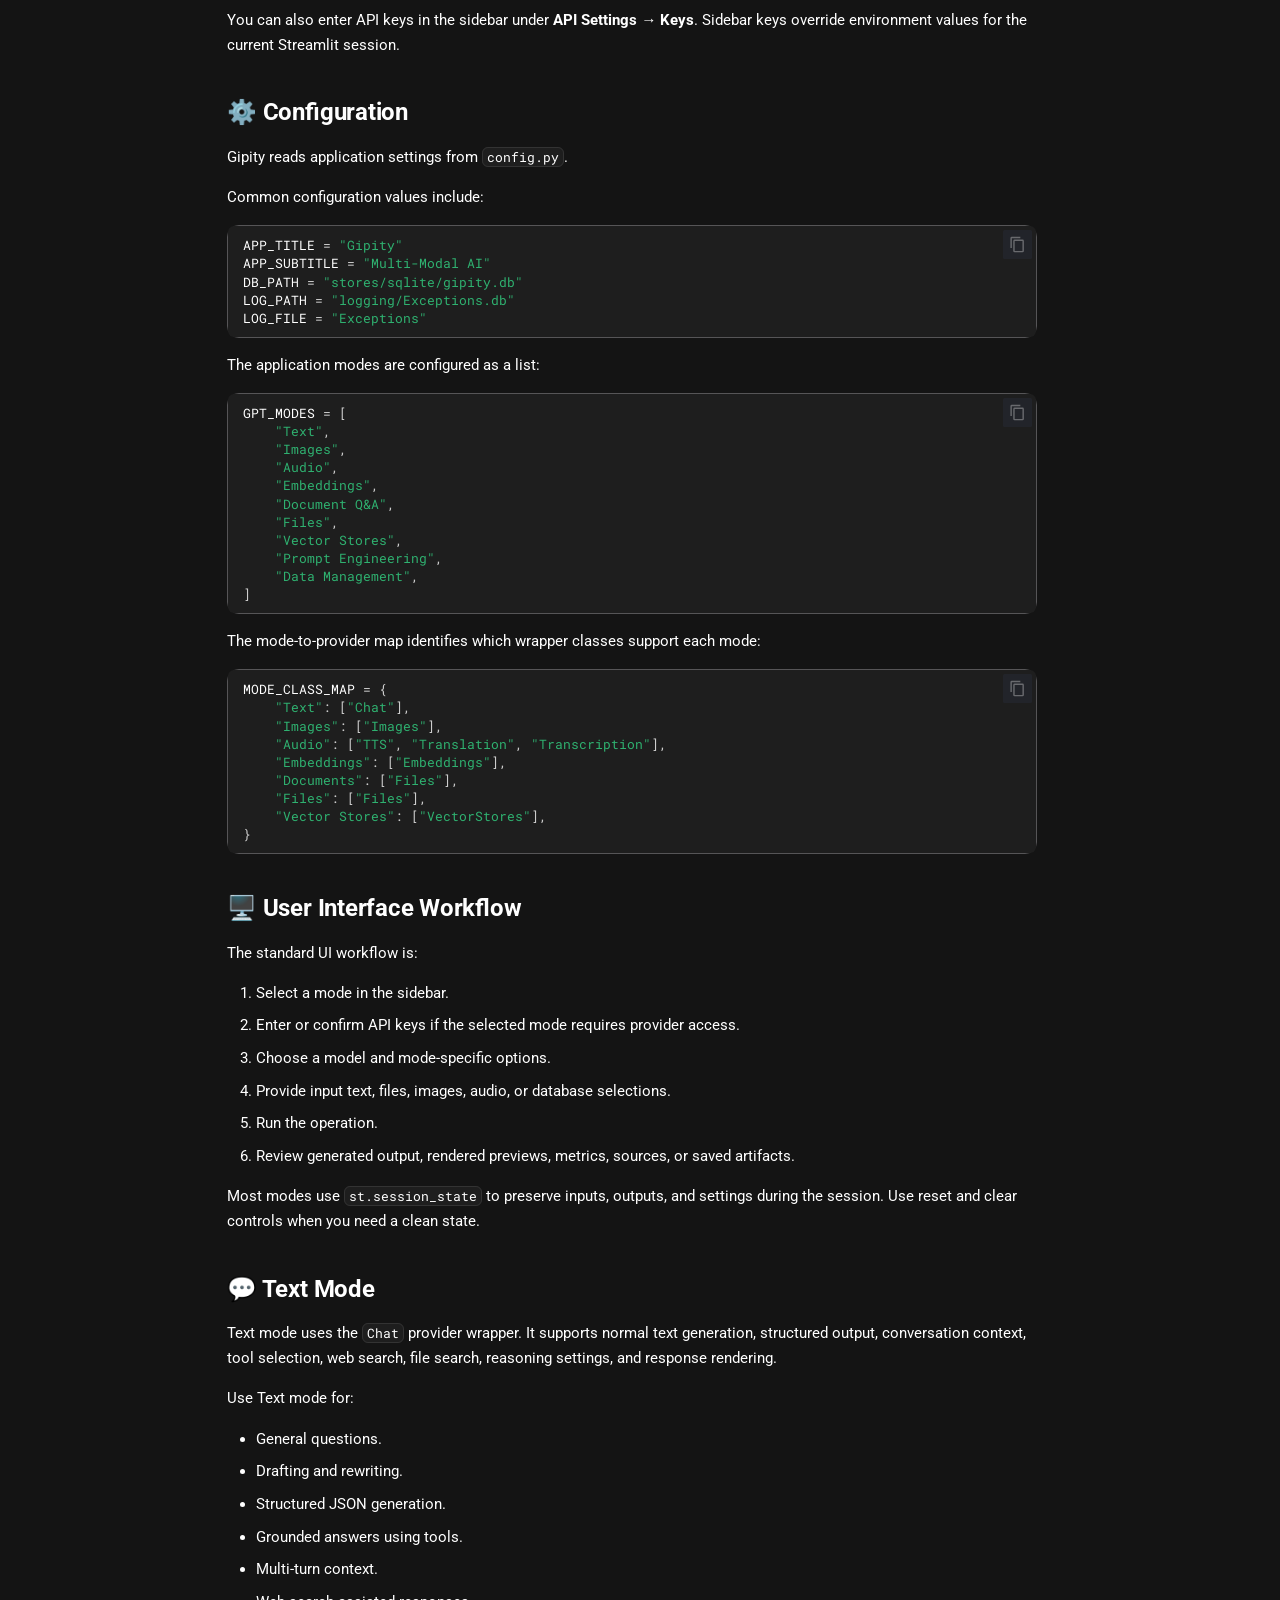
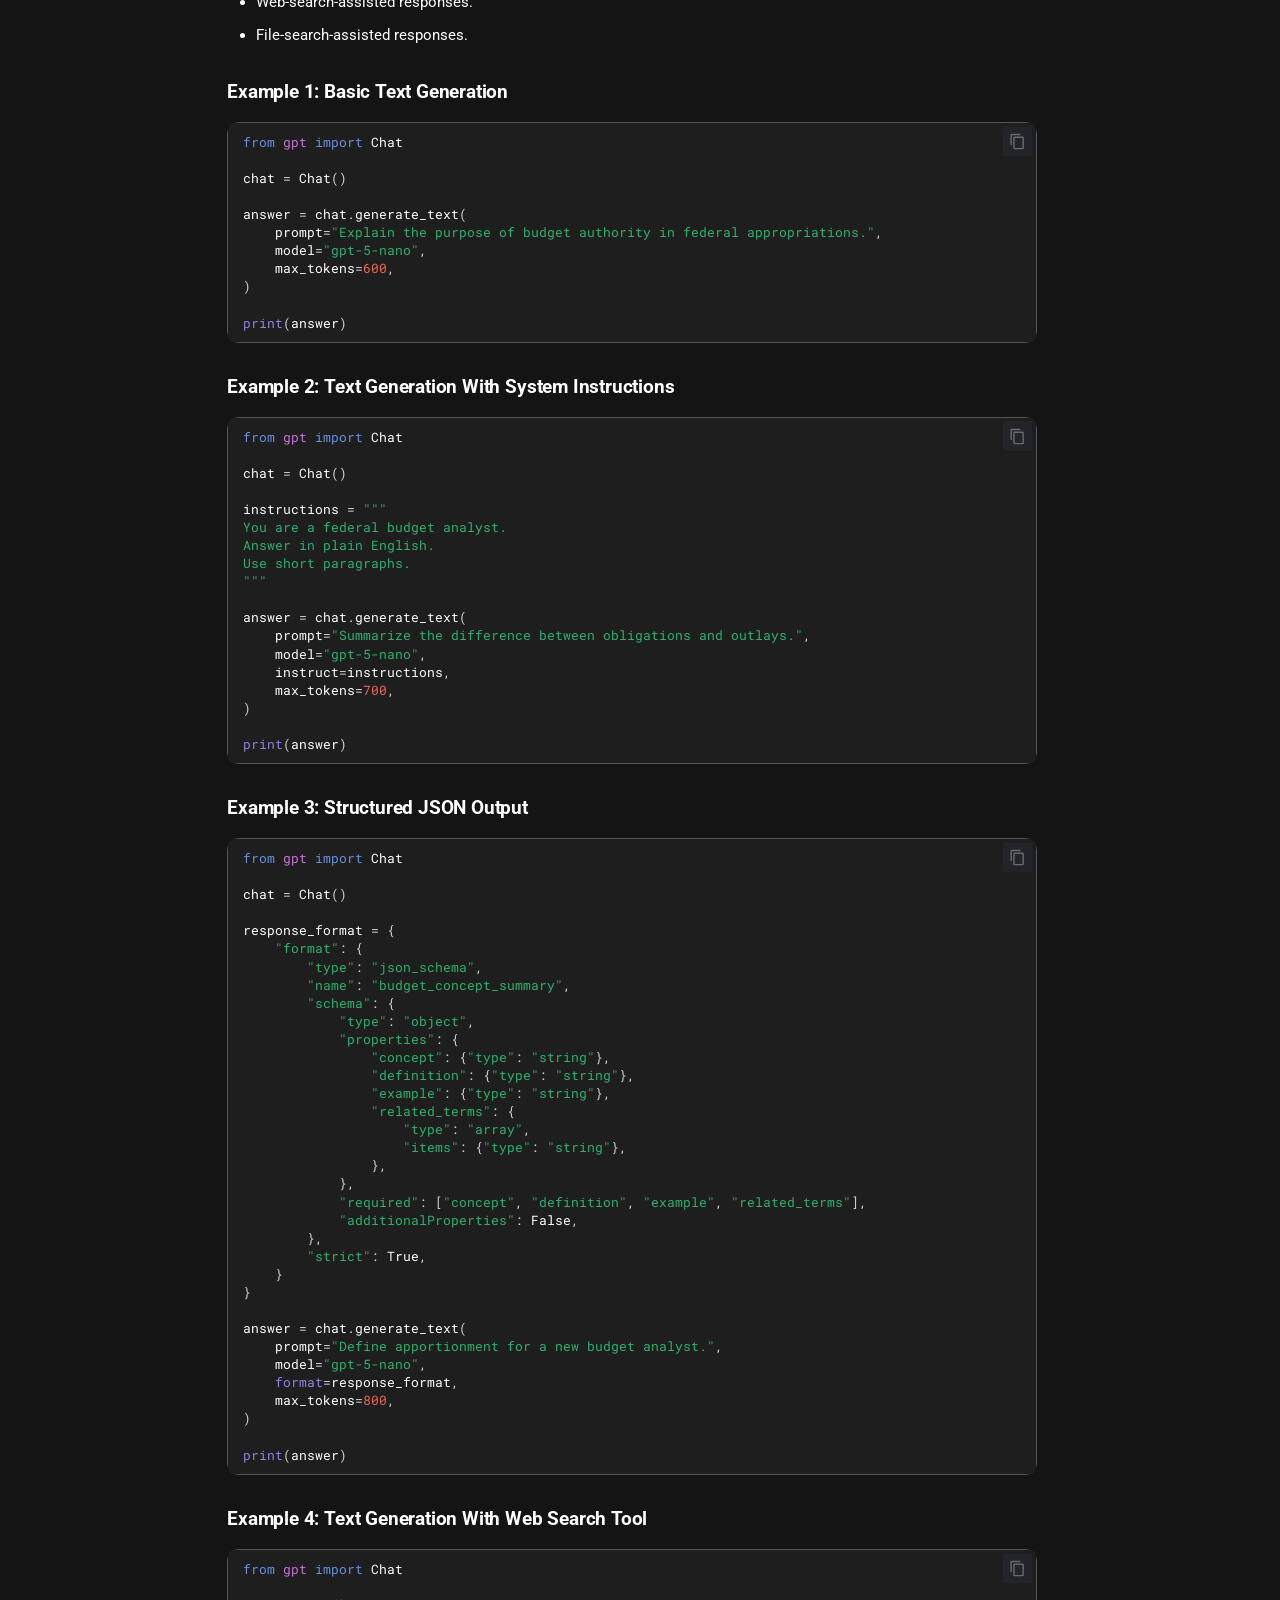
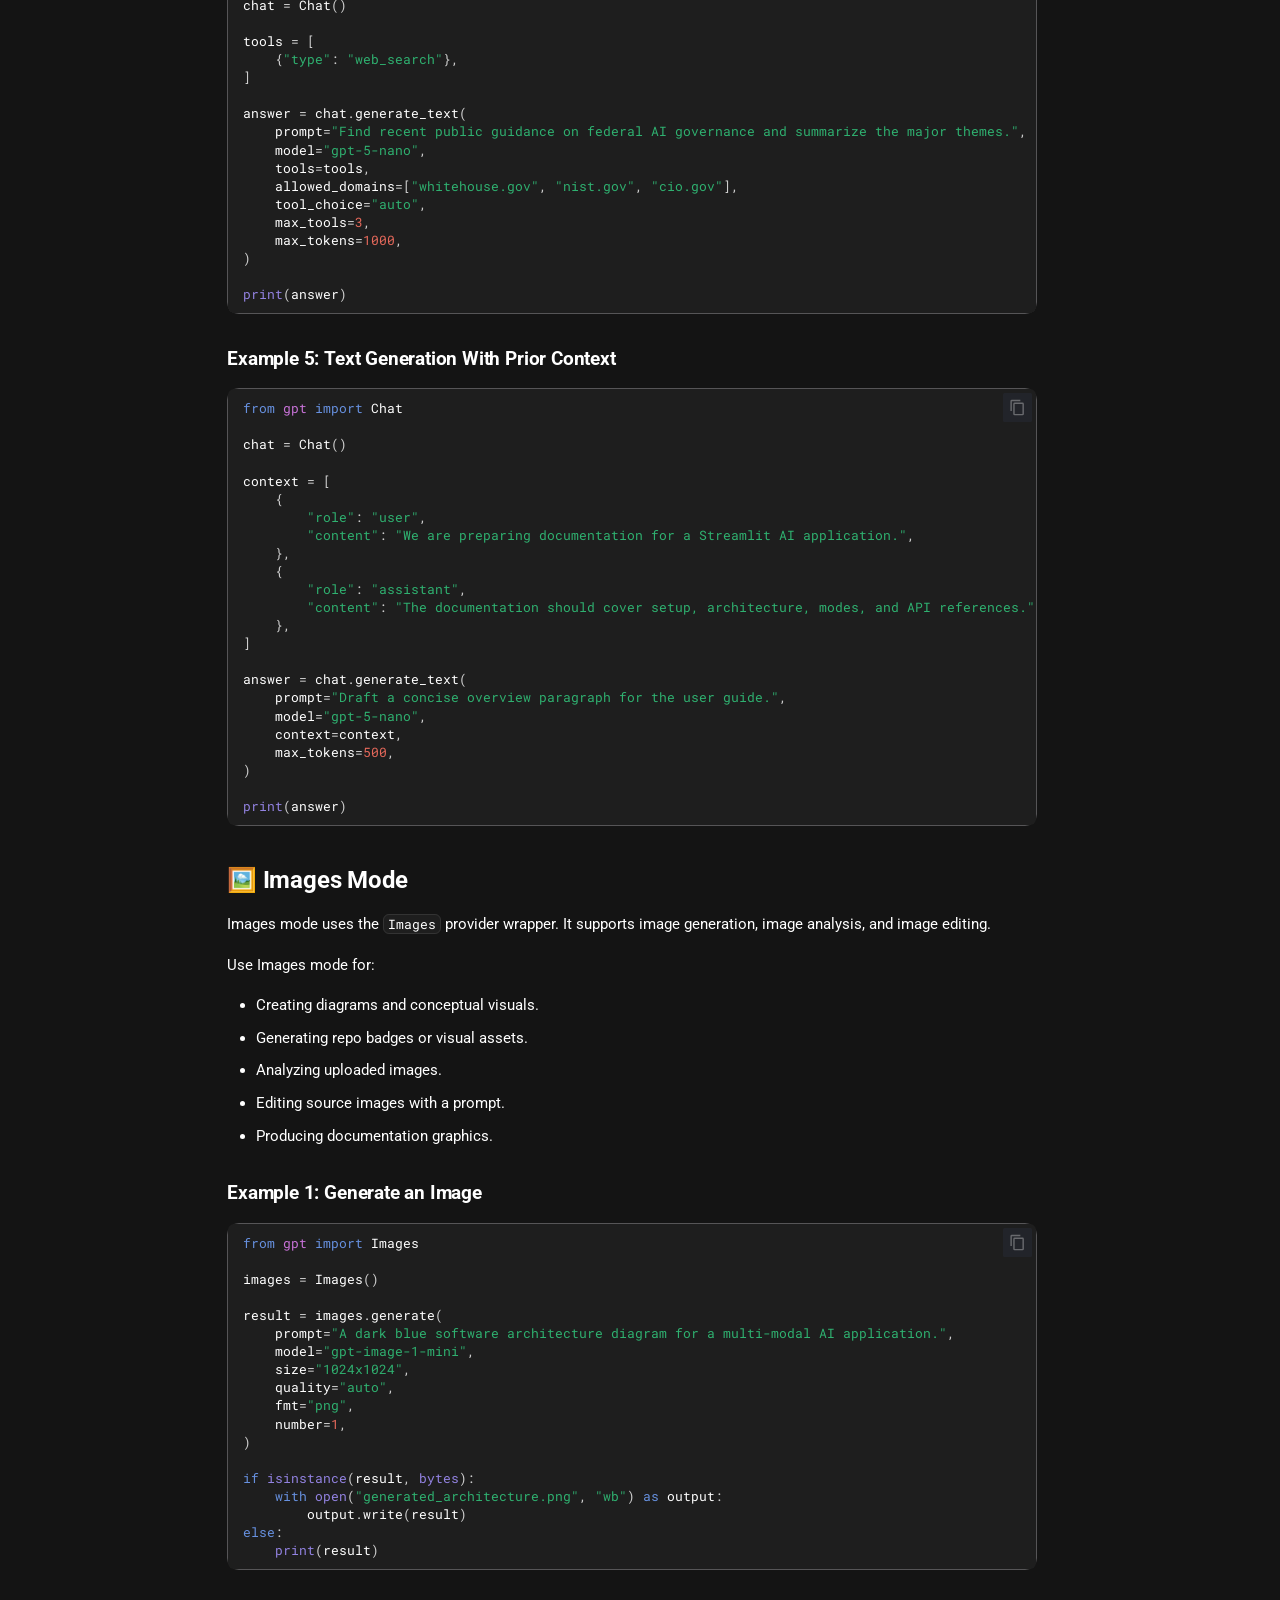
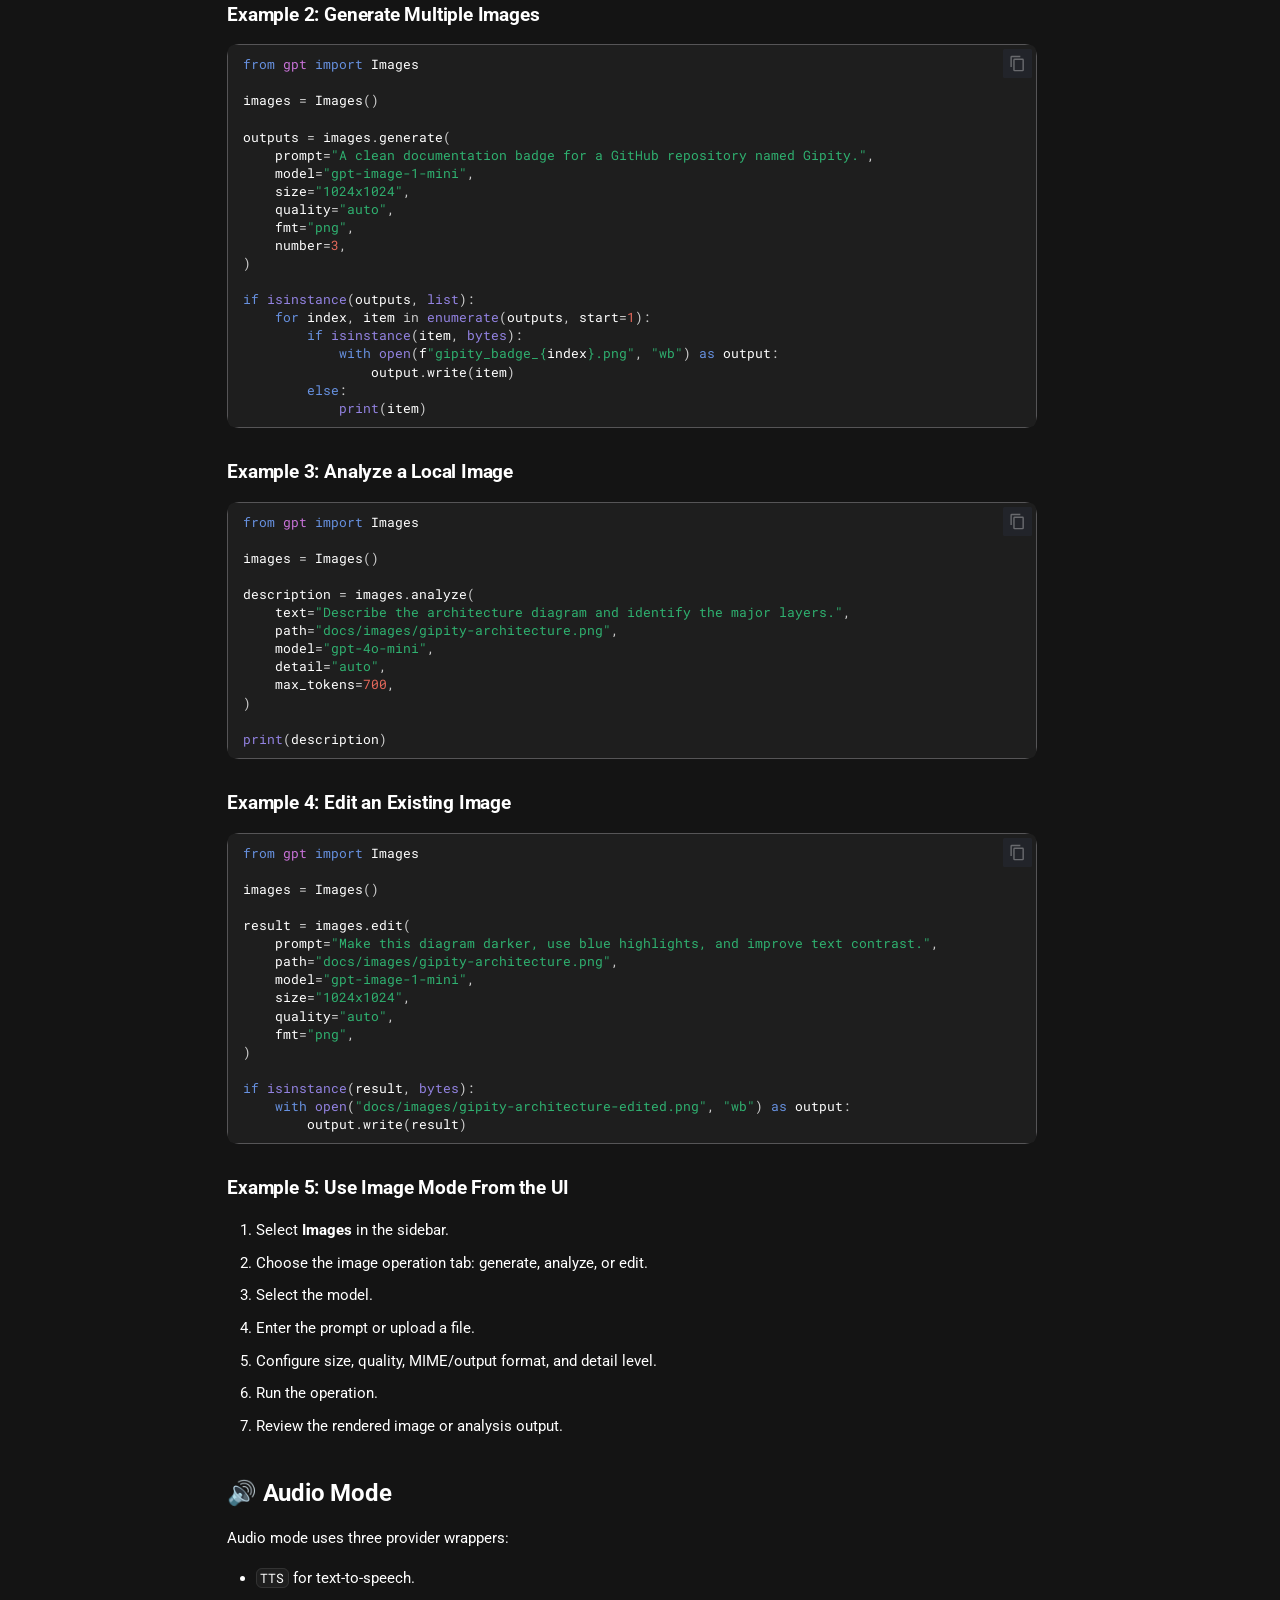
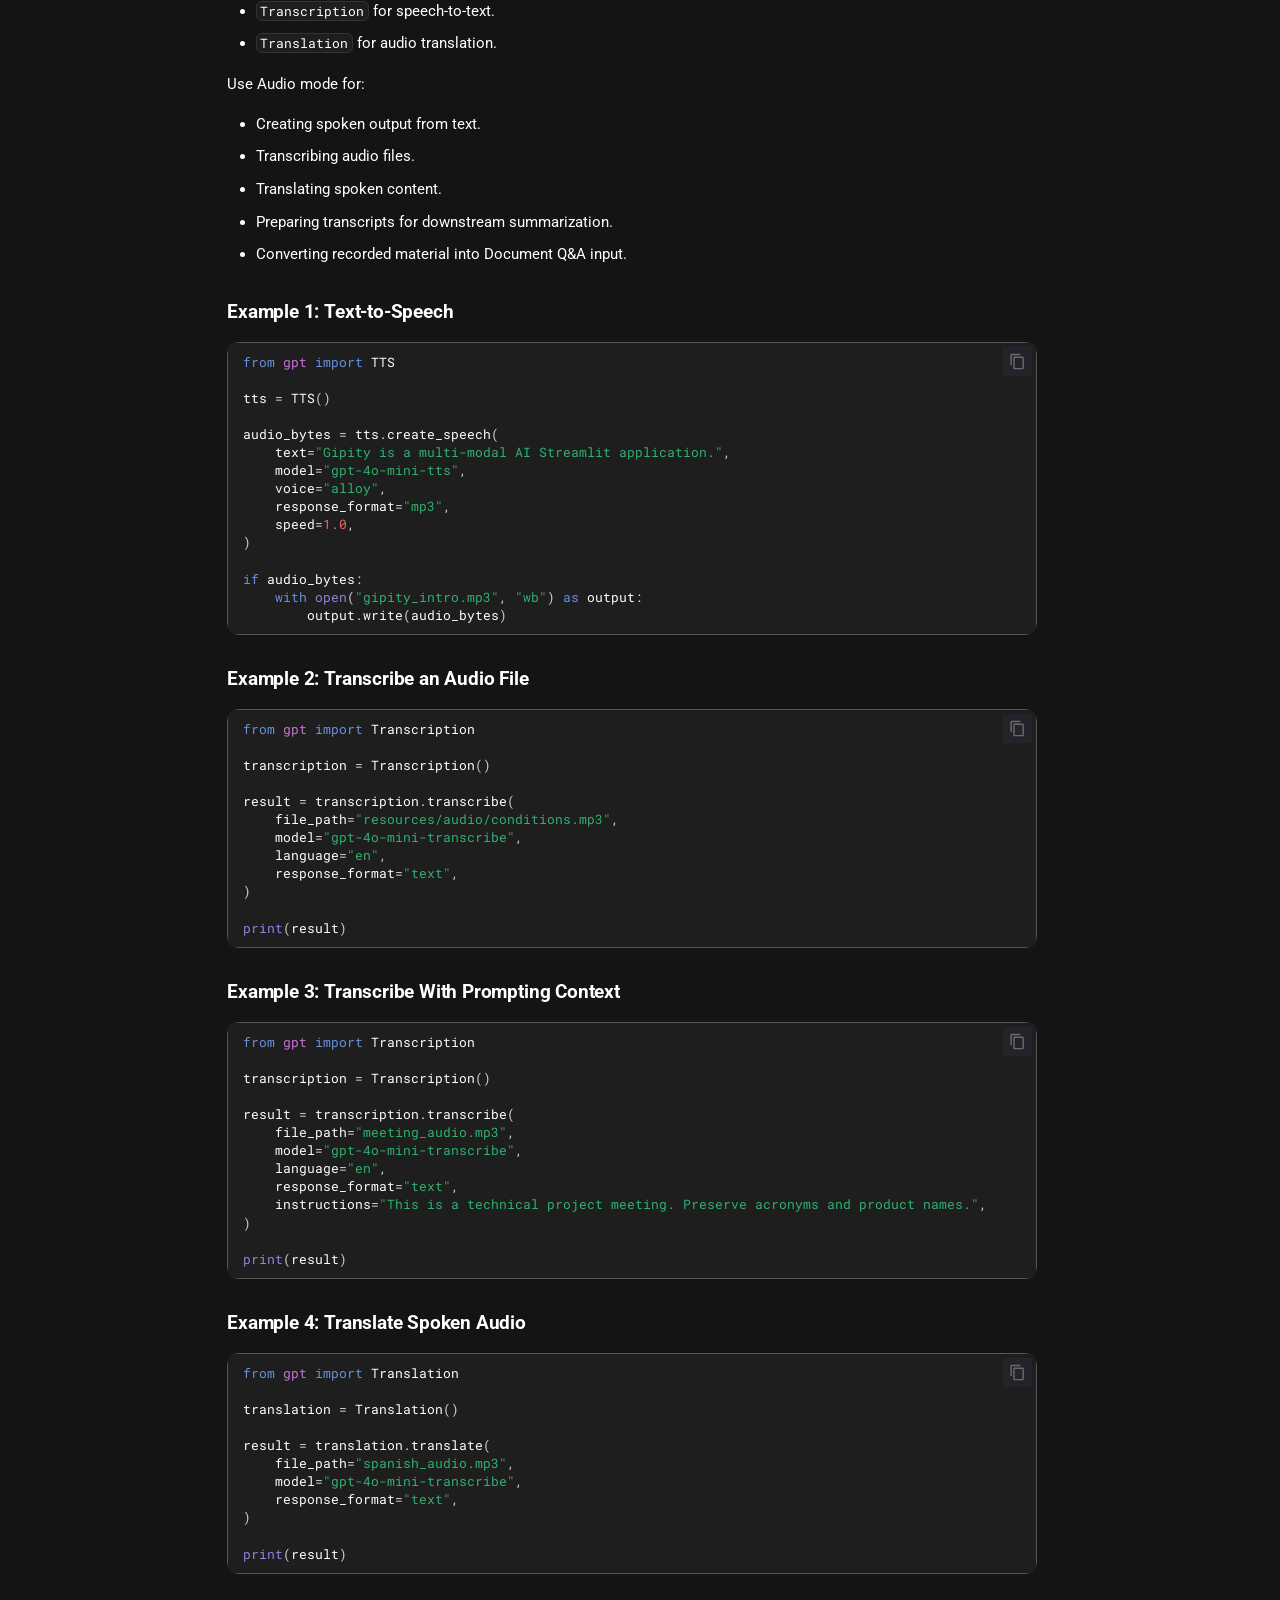
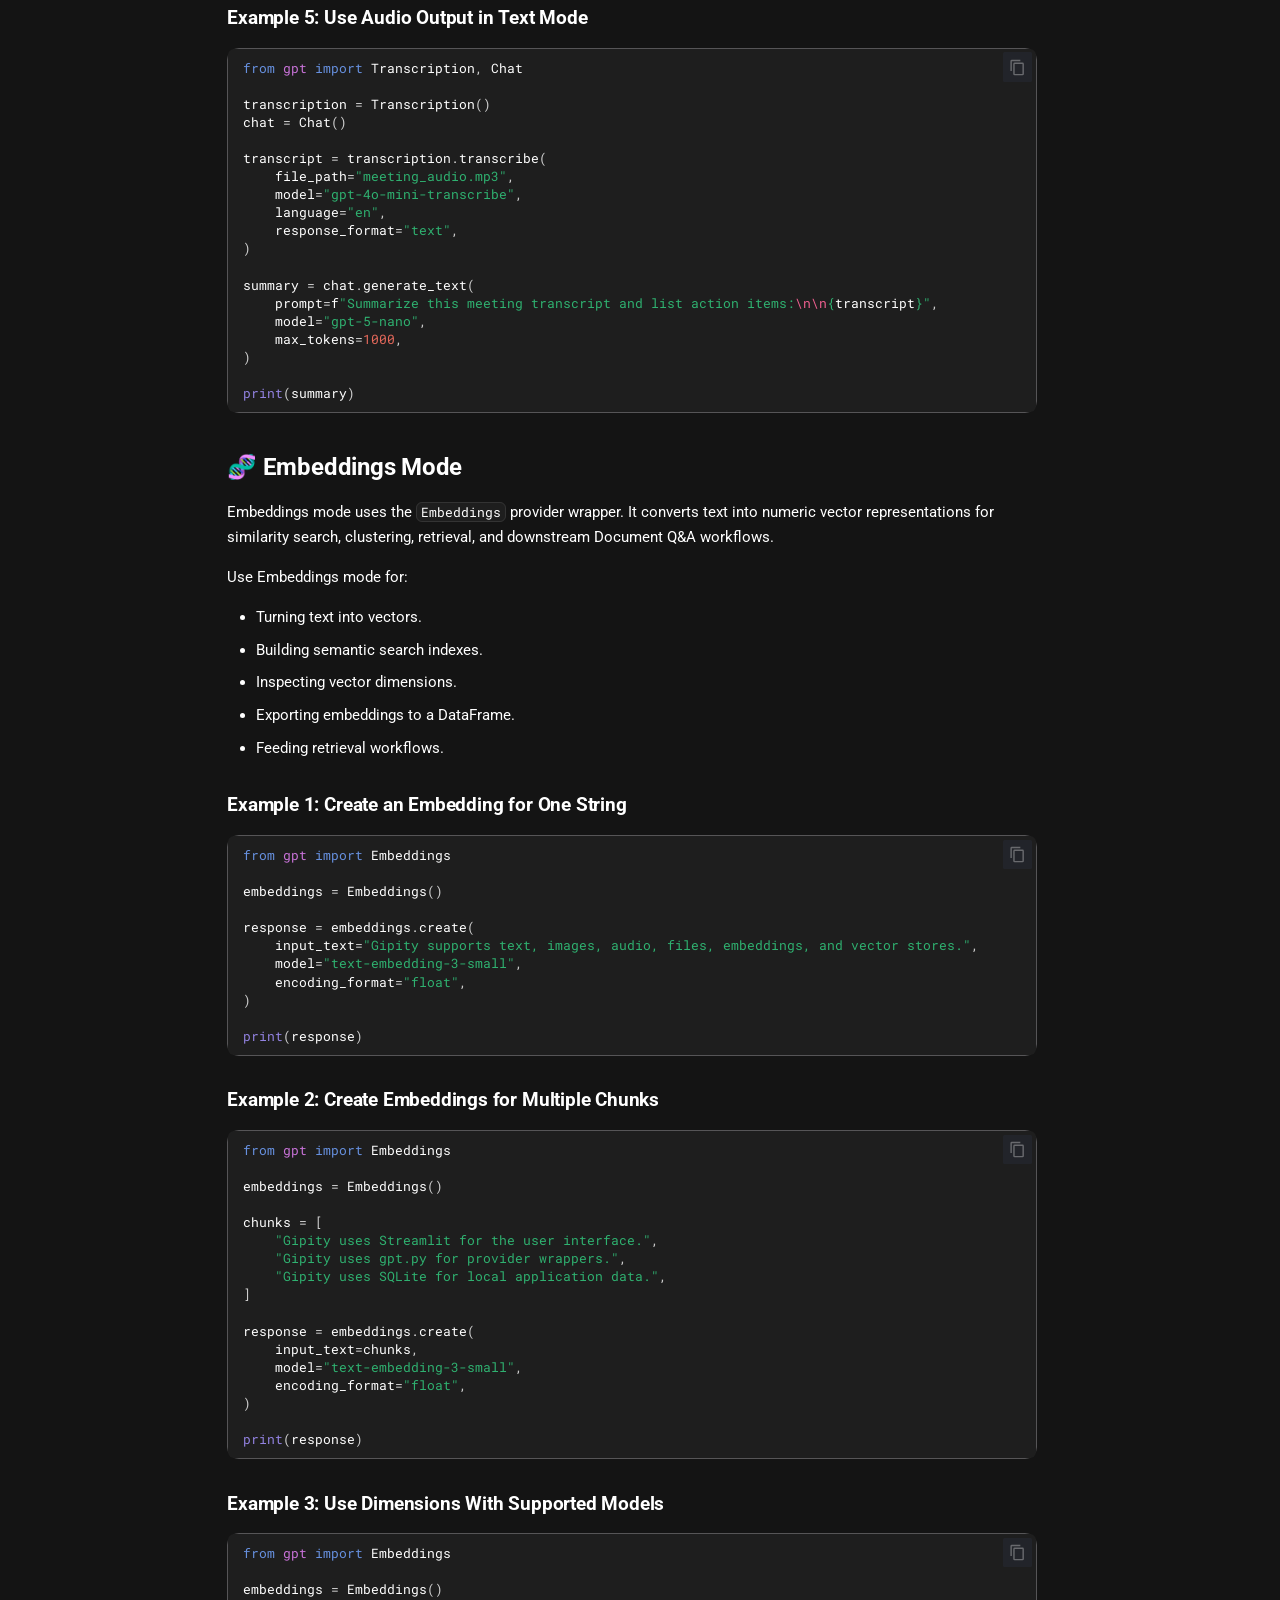
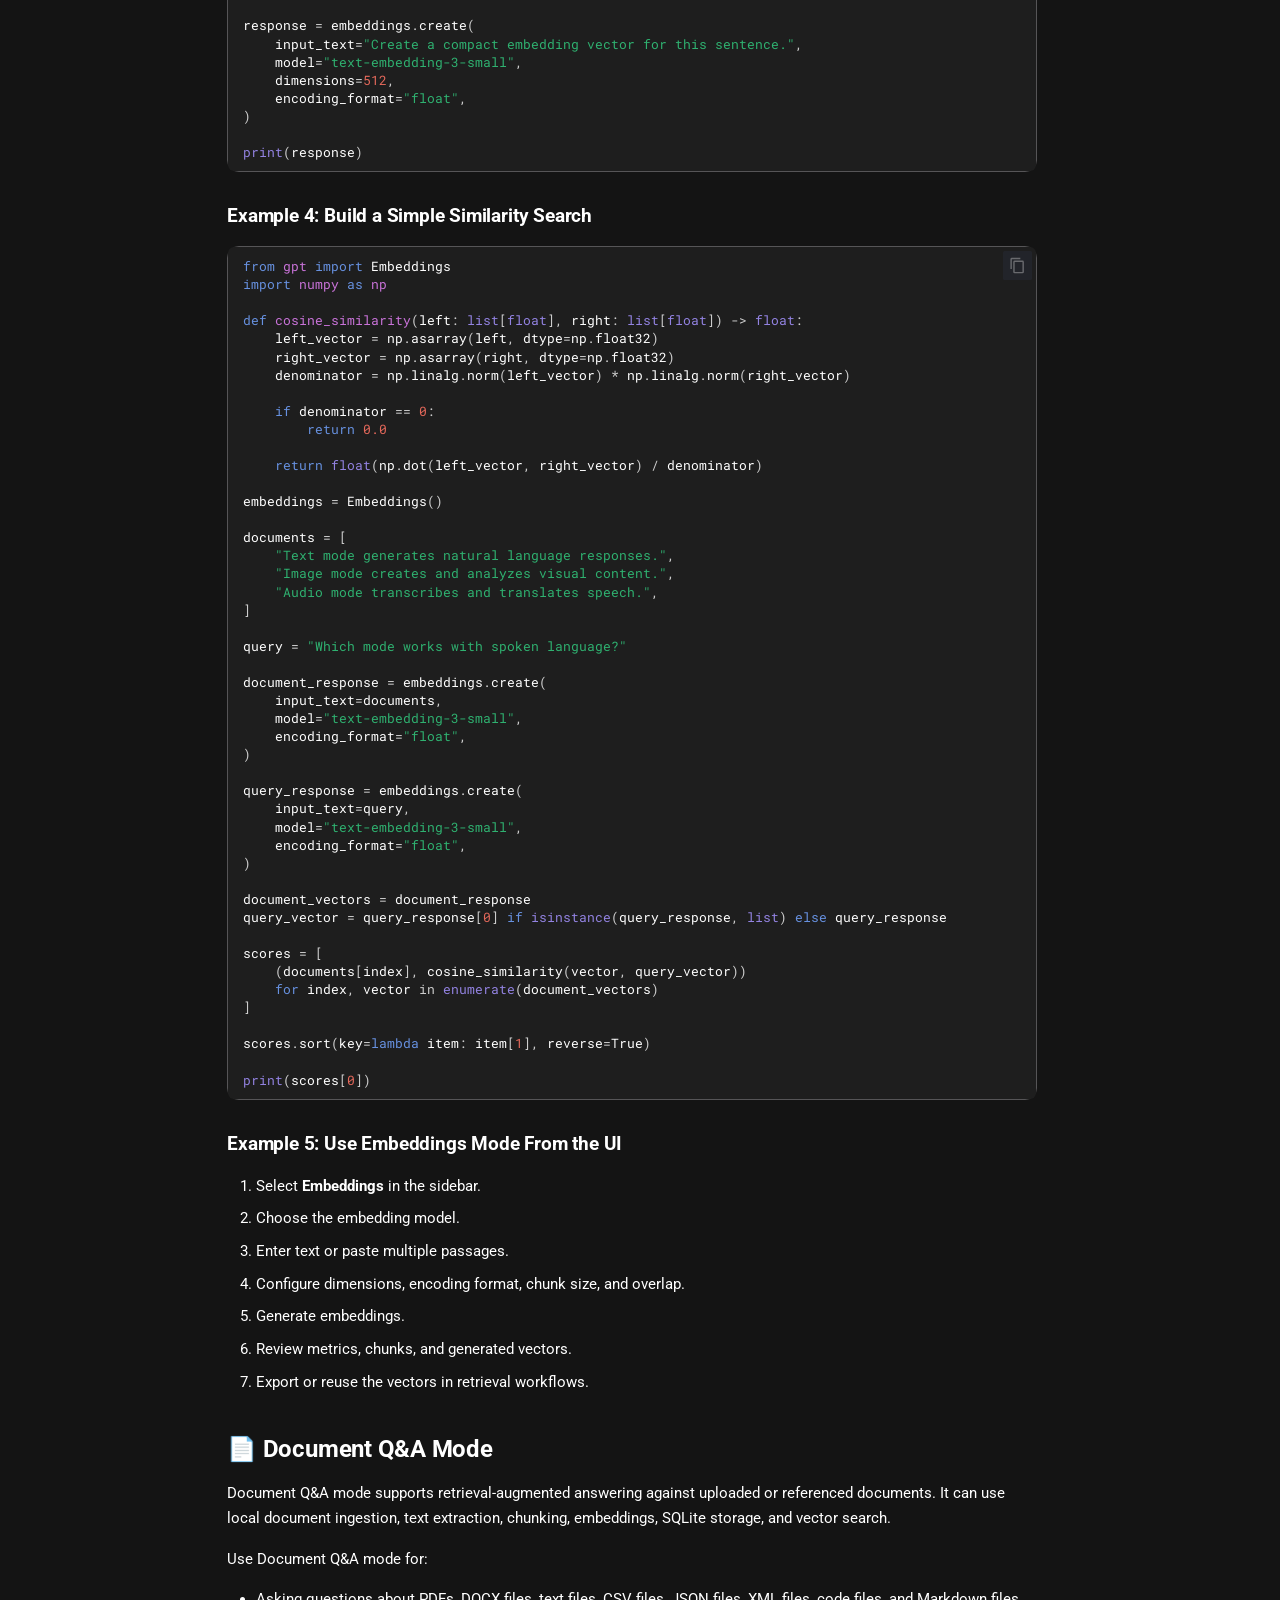
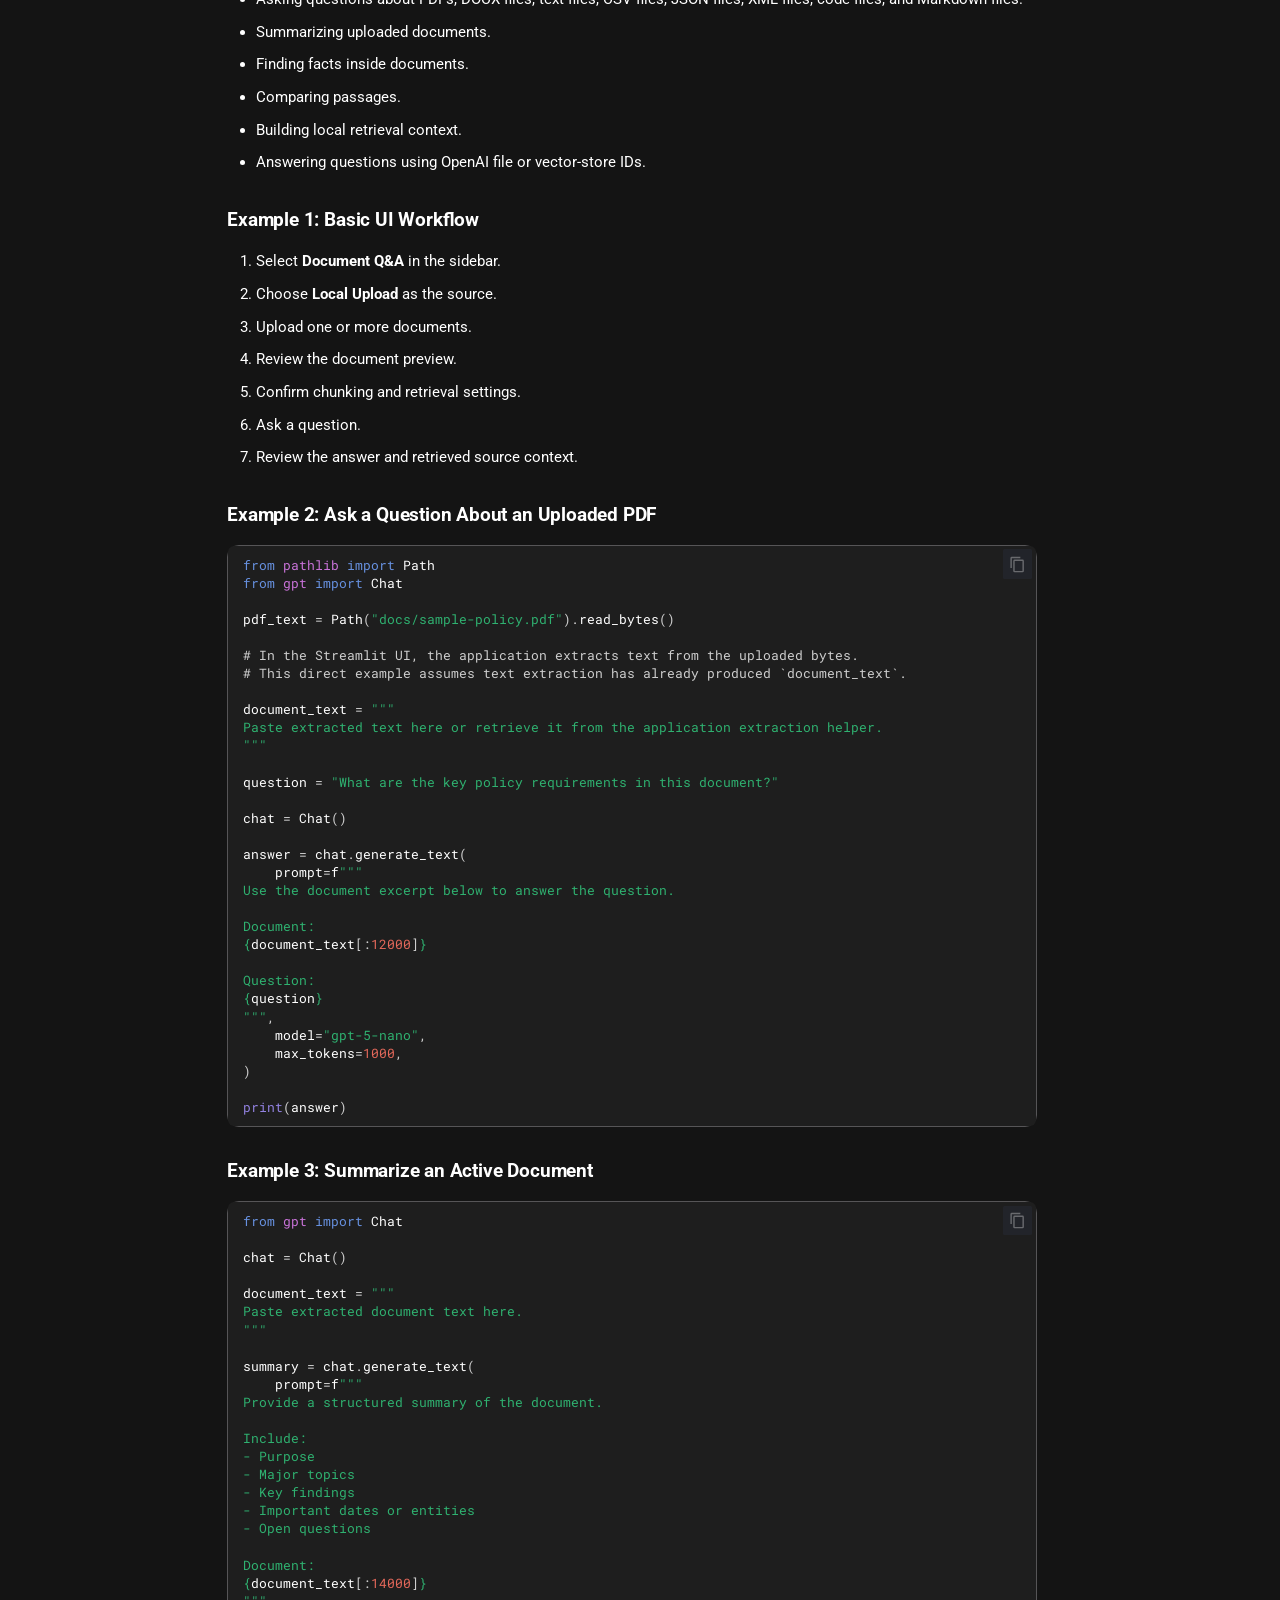
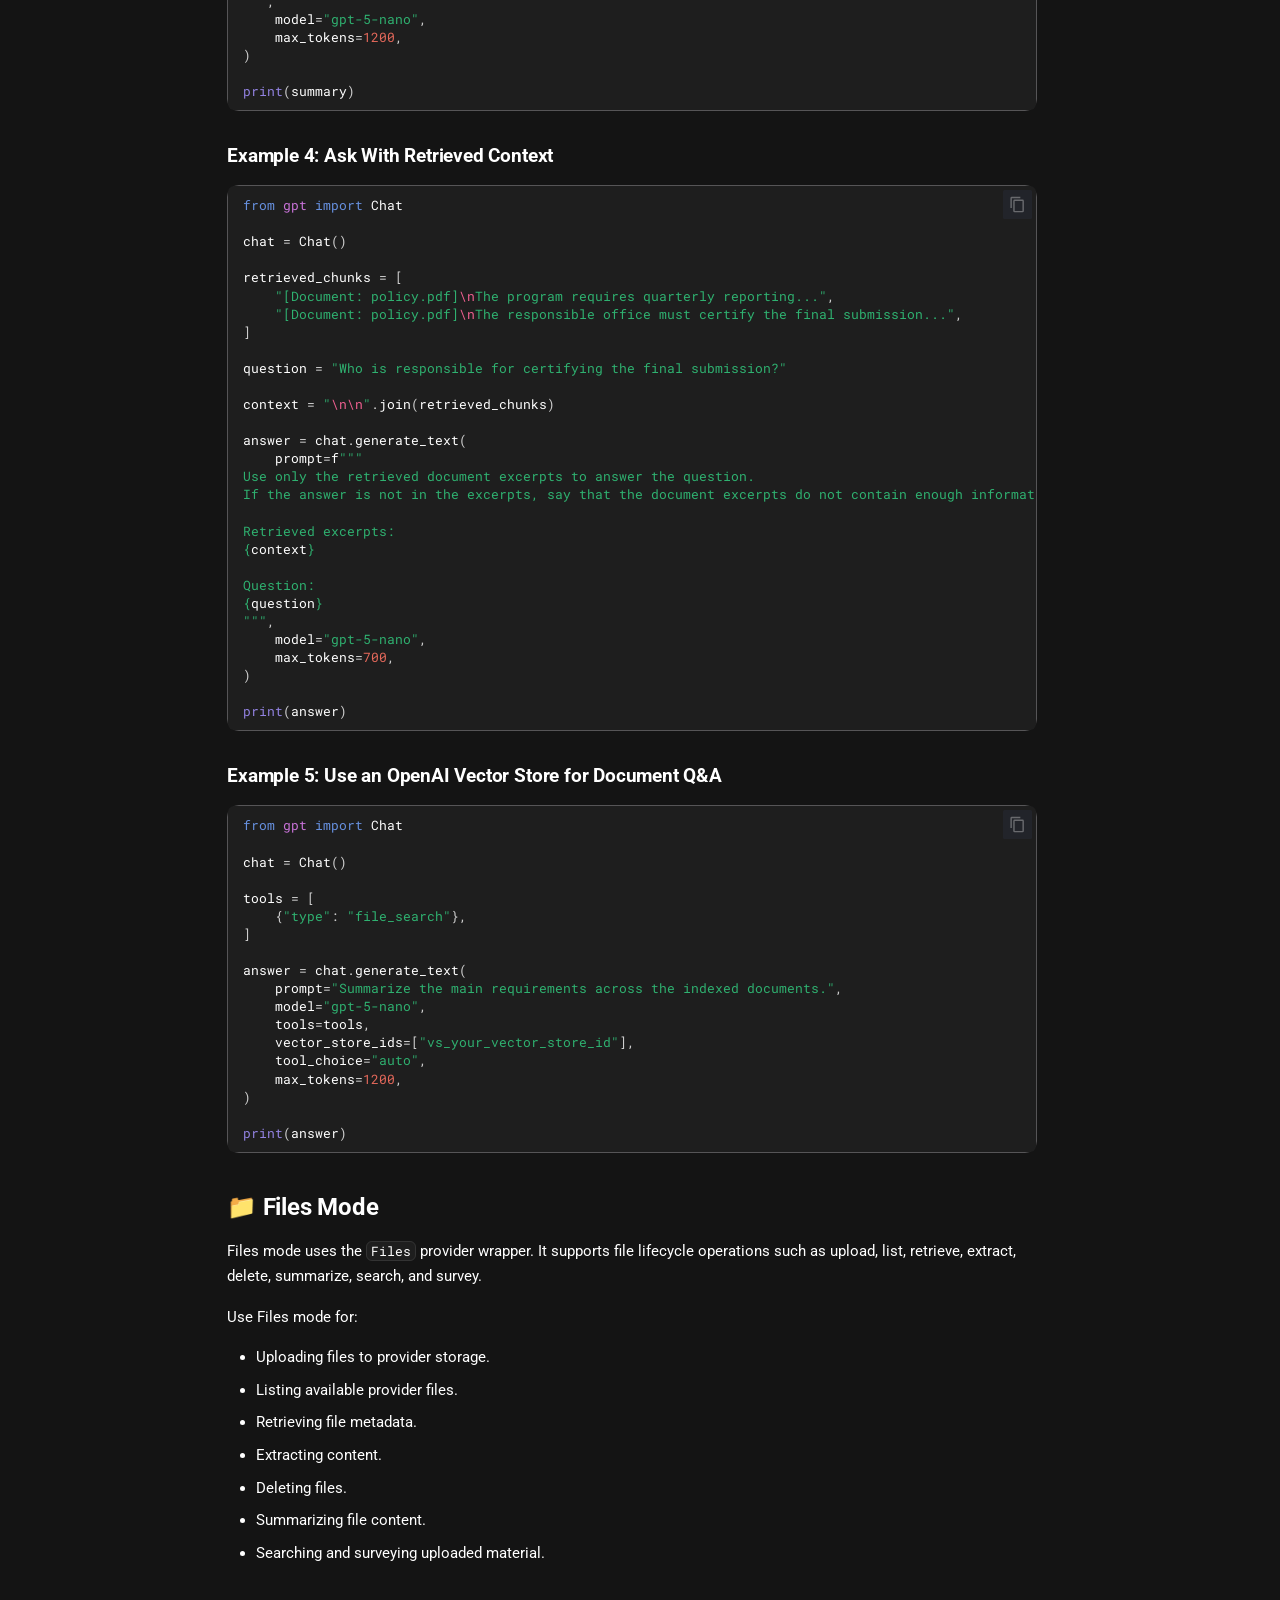
<file: user-guide/index.html>
<!doctype html>
<html lang="en" class="no-js">
  <head>
    
      <meta charset="utf-8">
      <meta name="viewport" content="width=device-width,initial-scale=1">
      
        <meta name="description" content="Documentation for the Gipity multimodal AI python application.">
      
      
        <meta name="author" content="Terry D. Eppler">
      
      
        <link rel="canonical" href="https://is-leeroy-jenkins.github.io/Gipity/user-guide/">
      
      
        <link rel="prev" href="../configuration/">
      
      
        <link rel="next" href="../architecture/">
      
      
        
      
      
      <link rel="icon" href="../assets/images/favicon.png">
      <meta name="generator" content="mkdocs-1.6.1, mkdocs-material-9.7.6">
    
    
      
        <title>User Guide - Gipity Documentation</title>
      
    
    
      <link rel="stylesheet" href="../assets/stylesheets/main.484c7ddc.min.css">
      
        
        <link rel="stylesheet" href="../assets/stylesheets/palette.ab4e12ef.min.css">
      
      


    
    
      
    
    
      
        
        
        <link rel="preconnect" href="https://fonts.gstatic.com" crossorigin>
        <link rel="stylesheet" href="https://fonts.googleapis.com/css?family=Roboto:300,300i,400,400i,700,700i%7CRoboto+Mono:400,400i,700,700i&display=fallback">
        <style>:root{--md-text-font:"Roboto";--md-code-font:"Roboto Mono"}</style>
      
    
    
      <link rel="stylesheet" href="../assets/_mkdocstrings.css">
    
      <link rel="stylesheet" href="../stylesheets/extra.css">
    
    <script>__md_scope=new URL("..",location),__md_hash=e=>[...e].reduce(((e,_)=>(e<<5)-e+_.charCodeAt(0)),0),__md_get=(e,_=localStorage,t=__md_scope)=>JSON.parse(_.getItem(t.pathname+"."+e)),__md_set=(e,_,t=localStorage,a=__md_scope)=>{try{t.setItem(a.pathname+"."+e,JSON.stringify(_))}catch(e){}}</script>
    
      

    
    
  </head>
  
  
    
    
      
    
    
    
    
    <body dir="ltr" data-md-color-scheme="slate" data-md-color-primary="blue" data-md-color-accent="blue">
  
    
    <input class="md-toggle" data-md-toggle="drawer" type="checkbox" id="__drawer" autocomplete="off">
    <input class="md-toggle" data-md-toggle="search" type="checkbox" id="__search" autocomplete="off">
    <label class="md-overlay" for="__drawer"></label>
    <div data-md-component="skip">
      
        
        <a href="#gipity-user-guide" class="md-skip">
          Skip to content
        </a>
      
    </div>
    <div data-md-component="announce">
      
    </div>
    
    
      

<header class="md-header" data-md-component="header">
  <nav class="md-header__inner md-grid" aria-label="Header">
    <a href=".." title="Gipity Documentation" class="md-header__button md-logo" aria-label="Gipity Documentation" data-md-component="logo">
      
  
  <svg xmlns="http://www.w3.org/2000/svg" viewBox="0 0 24 24"><path d="M21.33 12.91c.09 1.55-.62 3.04-1.89 3.95l.77 1.49c.23.45.26.98.06 1.45-.19.47-.58.84-1.06 1l-.79.25a1.687 1.687 0 0 1-1.86-.55L14.44 18c-.89-.15-1.73-.53-2.44-1.1-.5.15-1 .23-1.5.23-.88 0-1.76-.27-2.5-.79-.53.16-1.07.23-1.62.22-.79.01-1.57-.15-2.3-.45a4.1 4.1 0 0 1-2.43-3.61c-.08-.72.04-1.45.35-2.11-.29-.75-.32-1.57-.07-2.33C2.3 7.11 3 6.32 3.87 5.82c.58-1.69 2.21-2.82 4-2.7 1.6-1.5 4.05-1.66 5.83-.37.42-.11.86-.17 1.3-.17 1.36-.03 2.65.57 3.5 1.64 2.04.53 3.5 2.35 3.58 4.47.05 1.11-.25 2.2-.86 3.13.07.36.11.72.11 1.09m-5-1.41c.57.07 1.02.5 1.02 1.07a1 1 0 0 1-1 1h-.63c-.32.9-.88 1.69-1.62 2.29.25.09.51.14.77.21 5.13-.07 4.53-3.2 4.53-3.25a2.59 2.59 0 0 0-2.69-2.49 1 1 0 0 1-1-1 1 1 0 0 1 1-1c1.23.03 2.41.49 3.33 1.3.05-.29.08-.59.08-.89-.06-1.24-.62-2.32-2.87-2.53-1.25-2.96-4.4-1.32-4.4-.4-.03.23.21.72.25.75a1 1 0 0 1 1 1c0 .55-.45 1-1 1-.53-.02-1.03-.22-1.43-.56-.48.31-1.03.5-1.6.56-.57.05-1.04-.35-1.07-.9a.97.97 0 0 1 .88-1.1c.16-.02.94-.14.94-.77 0-.66.25-1.29.68-1.79-.92-.25-1.91.08-2.91 1.29C6.75 5 6 5.25 5.45 7.2 4.5 7.67 4 8 3.78 9c1.08-.22 2.19-.13 3.22.25.5.19.78.75.59 1.29-.19.52-.77.78-1.29.59-.73-.32-1.55-.34-2.3-.06-.32.27-.32.83-.32 1.27 0 .74.37 1.43 1 1.83.53.27 1.12.41 1.71.4q-.225-.39-.39-.81a1.038 1.038 0 0 1 1.96-.68c.4 1.14 1.42 1.92 2.62 2.05 1.37-.07 2.59-.88 3.19-2.13.23-1.38 1.34-1.5 2.56-1.5m2 7.47-.62-1.3-.71.16 1 1.25zm-4.65-8.61a1 1 0 0 0-.91-1.03c-.71-.04-1.4.2-1.93.67-.57.58-.87 1.38-.84 2.19a1 1 0 0 0 1 1c.57 0 1-.45 1-1 0-.27.07-.54.23-.76.12-.1.27-.15.43-.15.55.03 1.02-.38 1.02-.92"/></svg>

    </a>
    <label class="md-header__button md-icon" for="__drawer">
      
      <svg xmlns="http://www.w3.org/2000/svg" viewBox="0 0 24 24"><path d="M3 6h18v2H3zm0 5h18v2H3zm0 5h18v2H3z"/></svg>
    </label>
    <div class="md-header__title" data-md-component="header-title">
      <div class="md-header__ellipsis">
        <div class="md-header__topic">
          <span class="md-ellipsis">
            Gipity Documentation
          </span>
        </div>
        <div class="md-header__topic" data-md-component="header-topic">
          <span class="md-ellipsis">
            
              User Guide
            
          </span>
        </div>
      </div>
    </div>
    
      
        <form class="md-header__option" data-md-component="palette">
  
    
    
    
    <input class="md-option" data-md-color-media="" data-md-color-scheme="slate" data-md-color-primary="blue" data-md-color-accent="blue"  aria-label="Switch to light mode"  type="radio" name="__palette" id="__palette_0">
    
      <label class="md-header__button md-icon" title="Switch to light mode" for="__palette_1" hidden>
        <svg xmlns="http://www.w3.org/2000/svg" viewBox="0 0 24 24"><path d="M12 7a5 5 0 0 1 5 5 5 5 0 0 1-5 5 5 5 0 0 1-5-5 5 5 0 0 1 5-5m0 2a3 3 0 0 0-3 3 3 3 0 0 0 3 3 3 3 0 0 0 3-3 3 3 0 0 0-3-3m0-7 2.39 3.42C13.65 5.15 12.84 5 12 5s-1.65.15-2.39.42zM3.34 7l4.16-.35A7.2 7.2 0 0 0 5.94 8.5c-.44.74-.69 1.5-.83 2.29zm.02 10 1.76-3.77a7.131 7.131 0 0 0 2.38 4.14zM20.65 7l-1.77 3.79a7.02 7.02 0 0 0-2.38-4.15zm-.01 10-4.14.36c.59-.51 1.12-1.14 1.54-1.86.42-.73.69-1.5.83-2.29zM12 22l-2.41-3.44c.74.27 1.55.44 2.41.44.82 0 1.63-.17 2.37-.44z"/></svg>
      </label>
    
  
    
    
    
    <input class="md-option" data-md-color-media="" data-md-color-scheme="default" data-md-color-primary="blue" data-md-color-accent="blue"  aria-label="Switch to dark mode"  type="radio" name="__palette" id="__palette_1">
    
      <label class="md-header__button md-icon" title="Switch to dark mode" for="__palette_0" hidden>
        <svg xmlns="http://www.w3.org/2000/svg" viewBox="0 0 24 24"><path d="m17.75 4.09-2.53 1.94.91 3.06-2.63-1.81-2.63 1.81.91-3.06-2.53-1.94L12.44 4l1.06-3 1.06 3zm3.5 6.91-1.64 1.25.59 1.98-1.7-1.17-1.7 1.17.59-1.98L15.75 11l2.06-.05L18.5 9l.69 1.95zm-2.28 4.95c.83-.08 1.72 1.1 1.19 1.85-.32.45-.66.87-1.08 1.27C15.17 23 8.84 23 4.94 19.07c-3.91-3.9-3.91-10.24 0-14.14.4-.4.82-.76 1.27-1.08.75-.53 1.93.36 1.85 1.19-.27 2.86.69 5.83 2.89 8.02a9.96 9.96 0 0 0 8.02 2.89m-1.64 2.02a12.08 12.08 0 0 1-7.8-3.47c-2.17-2.19-3.33-5-3.49-7.82-2.81 3.14-2.7 7.96.31 10.98 3.02 3.01 7.84 3.12 10.98.31"/></svg>
      </label>
    
  
</form>
      
    
    
      <script>var palette=__md_get("__palette");if(palette&&palette.color){if("(prefers-color-scheme)"===palette.color.media){var media=matchMedia("(prefers-color-scheme: light)"),input=document.querySelector(media.matches?"[data-md-color-media='(prefers-color-scheme: light)']":"[data-md-color-media='(prefers-color-scheme: dark)']");palette.color.media=input.getAttribute("data-md-color-media"),palette.color.scheme=input.getAttribute("data-md-color-scheme"),palette.color.primary=input.getAttribute("data-md-color-primary"),palette.color.accent=input.getAttribute("data-md-color-accent")}for(var[key,value]of Object.entries(palette.color))document.body.setAttribute("data-md-color-"+key,value)}</script>
    
    
    
      
      
        <label class="md-header__button md-icon" for="__search">
          
          <svg xmlns="http://www.w3.org/2000/svg" viewBox="0 0 24 24"><path d="M9.5 3A6.5 6.5 0 0 1 16 9.5c0 1.61-.59 3.09-1.56 4.23l.27.27h.79l5 5-1.5 1.5-5-5v-.79l-.27-.27A6.52 6.52 0 0 1 9.5 16 6.5 6.5 0 0 1 3 9.5 6.5 6.5 0 0 1 9.5 3m0 2C7 5 5 7 5 9.5S7 14 9.5 14 14 12 14 9.5 12 5 9.5 5"/></svg>
        </label>
        <div class="md-search" data-md-component="search" role="dialog">
  <label class="md-search__overlay" for="__search"></label>
  <div class="md-search__inner" role="search">
    <form class="md-search__form" name="search">
      <input type="text" class="md-search__input" name="query" aria-label="Search" placeholder="Search" autocapitalize="off" autocorrect="off" autocomplete="off" spellcheck="false" data-md-component="search-query" required>
      <label class="md-search__icon md-icon" for="__search">
        
        <svg xmlns="http://www.w3.org/2000/svg" viewBox="0 0 24 24"><path d="M9.5 3A6.5 6.5 0 0 1 16 9.5c0 1.61-.59 3.09-1.56 4.23l.27.27h.79l5 5-1.5 1.5-5-5v-.79l-.27-.27A6.52 6.52 0 0 1 9.5 16 6.5 6.5 0 0 1 3 9.5 6.5 6.5 0 0 1 9.5 3m0 2C7 5 5 7 5 9.5S7 14 9.5 14 14 12 14 9.5 12 5 9.5 5"/></svg>
        
        <svg xmlns="http://www.w3.org/2000/svg" viewBox="0 0 24 24"><path d="M20 11v2H8l5.5 5.5-1.42 1.42L4.16 12l7.92-7.92L13.5 5.5 8 11z"/></svg>
      </label>
      <nav class="md-search__options" aria-label="Search">
        
          <a href="javascript:void(0)" class="md-search__icon md-icon" title="Share" aria-label="Share" data-clipboard data-clipboard-text="" data-md-component="search-share" tabindex="-1">
            
            <svg xmlns="http://www.w3.org/2000/svg" viewBox="0 0 24 24"><path d="M18 16.08c-.76 0-1.44.3-1.96.77L8.91 12.7c.05-.23.09-.46.09-.7s-.04-.47-.09-.7l7.05-4.11c.54.5 1.25.81 2.04.81a3 3 0 0 0 3-3 3 3 0 0 0-3-3 3 3 0 0 0-3 3c0 .24.04.47.09.7L8.04 9.81C7.5 9.31 6.79 9 6 9a3 3 0 0 0-3 3 3 3 0 0 0 3 3c.79 0 1.5-.31 2.04-.81l7.12 4.15c-.05.21-.08.43-.08.66 0 1.61 1.31 2.91 2.92 2.91s2.92-1.3 2.92-2.91A2.92 2.92 0 0 0 18 16.08"/></svg>
          </a>
        
        <button type="reset" class="md-search__icon md-icon" title="Clear" aria-label="Clear" tabindex="-1">
          
          <svg xmlns="http://www.w3.org/2000/svg" viewBox="0 0 24 24"><path d="M19 6.41 17.59 5 12 10.59 6.41 5 5 6.41 10.59 12 5 17.59 6.41 19 12 13.41 17.59 19 19 17.59 13.41 12z"/></svg>
        </button>
      </nav>
      
        <div class="md-search__suggest" data-md-component="search-suggest"></div>
      
    </form>
    <div class="md-search__output">
      <div class="md-search__scrollwrap" tabindex="0" data-md-scrollfix>
        <div class="md-search-result" data-md-component="search-result">
          <div class="md-search-result__meta">
            Initializing search
          </div>
          <ol class="md-search-result__list" role="presentation"></ol>
        </div>
      </div>
    </div>
  </div>
</div>
      
    
    
      <div class="md-header__source">
        <a href="https://github.com/is-leeroy-jenkins/Gipity" title="Go to repository" class="md-source" data-md-component="source">
  <div class="md-source__icon md-icon">
    
    <svg xmlns="http://www.w3.org/2000/svg" viewBox="0 0 512 512"><!--! Font Awesome Free 7.1.0 by @fontawesome - https://fontawesome.com License - https://fontawesome.com/license/free (Icons: CC BY 4.0, Fonts: SIL OFL 1.1, Code: MIT License) Copyright 2025 Fonticons, Inc.--><path d="M173.9 397.4c0 2-2.3 3.6-5.2 3.6-3.3.3-5.6-1.3-5.6-3.6 0-2 2.3-3.6 5.2-3.6 3-.3 5.6 1.3 5.6 3.6m-31.1-4.5c-.7 2 1.3 4.3 4.3 4.9 2.6 1 5.6 0 6.2-2s-1.3-4.3-4.3-5.2c-2.6-.7-5.5.3-6.2 2.3m44.2-1.7c-2.9.7-4.9 2.6-4.6 4.9.3 2 2.9 3.3 5.9 2.6 2.9-.7 4.9-2.6 4.6-4.6-.3-1.9-3-3.2-5.9-2.9M252.8 8C114.1 8 8 113.3 8 252c0 110.9 69.8 205.8 169.5 239.2 12.8 2.3 17.3-5.6 17.3-12.1 0-6.2-.3-40.4-.3-61.4 0 0-70 15-84.7-29.8 0 0-11.4-29.1-27.8-36.6 0 0-22.9-15.7 1.6-15.4 0 0 24.9 2 38.6 25.8 21.9 38.6 58.6 27.5 72.9 20.9 2.3-16 8.8-27.1 16-33.7-55.9-6.2-112.3-14.3-112.3-110.5 0-27.5 7.6-41.3 23.6-58.9-2.6-6.5-11.1-33.3 2.6-67.9 20.9-6.5 69 27 69 27 20-5.6 41.5-8.5 62.8-8.5s42.8 2.9 62.8 8.5c0 0 48.1-33.6 69-27 13.7 34.7 5.2 61.4 2.6 67.9 16 17.7 25.8 31.5 25.8 58.9 0 96.5-58.9 104.2-114.8 110.5 9.2 7.9 17 22.9 17 46.4 0 33.7-.3 75.4-.3 83.6 0 6.5 4.6 14.4 17.3 12.1C436.2 457.8 504 362.9 504 252 504 113.3 391.5 8 252.8 8M105.2 352.9c-1.3 1-1 3.3.7 5.2 1.6 1.6 3.9 2.3 5.2 1 1.3-1 1-3.3-.7-5.2-1.6-1.6-3.9-2.3-5.2-1m-10.8-8.1c-.7 1.3.3 2.9 2.3 3.9 1.6 1 3.6.7 4.3-.7.7-1.3-.3-2.9-2.3-3.9-2-.6-3.6-.3-4.3.7m32.4 35.6c-1.6 1.3-1 4.3 1.3 6.2 2.3 2.3 5.2 2.6 6.5 1 1.3-1.3.7-4.3-1.3-6.2-2.2-2.3-5.2-2.6-6.5-1m-11.4-14.7c-1.6 1-1.6 3.6 0 5.9s4.3 3.3 5.6 2.3c1.6-1.3 1.6-3.9 0-6.2-1.4-2.3-4-3.3-5.6-2"/></svg>
  </div>
  <div class="md-source__repository">
    is-leeroy-jenkins/Gipity
  </div>
</a>
      </div>
    
  </nav>
  
</header>
    
    <div class="md-container" data-md-component="container">
      
      
        
          
            
<nav class="md-tabs" aria-label="Tabs" data-md-component="tabs">
  <div class="md-grid">
    <ul class="md-tabs__list">
      
        
  
  
  
  
    <li class="md-tabs__item">
      <a href=".." class="md-tabs__link">
        
  
  
    
  
  Home

      </a>
    </li>
  

      
        
  
  
  
  
    <li class="md-tabs__item">
      <a href="../getting-started/" class="md-tabs__link">
        
  
  
    
  
  Getting Started

      </a>
    </li>
  

      
        
  
  
  
  
    <li class="md-tabs__item">
      <a href="../configuration/" class="md-tabs__link">
        
  
  
    
  
  Configuration

      </a>
    </li>
  

      
        
  
  
  
    
  
  
    <li class="md-tabs__item md-tabs__item--active">
      <a href="./" class="md-tabs__link">
        
  
  
    
  
  User Guide

      </a>
    </li>
  

      
        
  
  
  
  
    <li class="md-tabs__item">
      <a href="../architecture/" class="md-tabs__link">
        
  
  
    
  
  Architecture

      </a>
    </li>
  

      
        
  
  
  
  
    
    
      <li class="md-tabs__item">
        <a href="../api/config/" class="md-tabs__link">
          
  
  
    
  
  API Reference

        </a>
      </li>
    
  

      
    </ul>
  </div>
</nav>
          
        
      
      <main class="md-main" data-md-component="main">
        <div class="md-main__inner md-grid">
          
            
              
              <div class="md-sidebar md-sidebar--primary" data-md-component="sidebar" data-md-type="navigation" >
                <div class="md-sidebar__scrollwrap">
                  <div class="md-sidebar__inner">
                    


  


<nav class="md-nav md-nav--primary md-nav--lifted" aria-label="Navigation" data-md-level="0">
  <label class="md-nav__title" for="__drawer">
    <a href=".." title="Gipity Documentation" class="md-nav__button md-logo" aria-label="Gipity Documentation" data-md-component="logo">
      
  
  <svg xmlns="http://www.w3.org/2000/svg" viewBox="0 0 24 24"><path d="M21.33 12.91c.09 1.55-.62 3.04-1.89 3.95l.77 1.49c.23.45.26.98.06 1.45-.19.47-.58.84-1.06 1l-.79.25a1.687 1.687 0 0 1-1.86-.55L14.44 18c-.89-.15-1.73-.53-2.44-1.1-.5.15-1 .23-1.5.23-.88 0-1.76-.27-2.5-.79-.53.16-1.07.23-1.62.22-.79.01-1.57-.15-2.3-.45a4.1 4.1 0 0 1-2.43-3.61c-.08-.72.04-1.45.35-2.11-.29-.75-.32-1.57-.07-2.33C2.3 7.11 3 6.32 3.87 5.82c.58-1.69 2.21-2.82 4-2.7 1.6-1.5 4.05-1.66 5.83-.37.42-.11.86-.17 1.3-.17 1.36-.03 2.65.57 3.5 1.64 2.04.53 3.5 2.35 3.58 4.47.05 1.11-.25 2.2-.86 3.13.07.36.11.72.11 1.09m-5-1.41c.57.07 1.02.5 1.02 1.07a1 1 0 0 1-1 1h-.63c-.32.9-.88 1.69-1.62 2.29.25.09.51.14.77.21 5.13-.07 4.53-3.2 4.53-3.25a2.59 2.59 0 0 0-2.69-2.49 1 1 0 0 1-1-1 1 1 0 0 1 1-1c1.23.03 2.41.49 3.33 1.3.05-.29.08-.59.08-.89-.06-1.24-.62-2.32-2.87-2.53-1.25-2.96-4.4-1.32-4.4-.4-.03.23.21.72.25.75a1 1 0 0 1 1 1c0 .55-.45 1-1 1-.53-.02-1.03-.22-1.43-.56-.48.31-1.03.5-1.6.56-.57.05-1.04-.35-1.07-.9a.97.97 0 0 1 .88-1.1c.16-.02.94-.14.94-.77 0-.66.25-1.29.68-1.79-.92-.25-1.91.08-2.91 1.29C6.75 5 6 5.25 5.45 7.2 4.5 7.67 4 8 3.78 9c1.08-.22 2.19-.13 3.22.25.5.19.78.75.59 1.29-.19.52-.77.78-1.29.59-.73-.32-1.55-.34-2.3-.06-.32.27-.32.83-.32 1.27 0 .74.37 1.43 1 1.83.53.27 1.12.41 1.71.4q-.225-.39-.39-.81a1.038 1.038 0 0 1 1.96-.68c.4 1.14 1.42 1.92 2.62 2.05 1.37-.07 2.59-.88 3.19-2.13.23-1.38 1.34-1.5 2.56-1.5m2 7.47-.62-1.3-.71.16 1 1.25zm-4.65-8.61a1 1 0 0 0-.91-1.03c-.71-.04-1.4.2-1.93.67-.57.58-.87 1.38-.84 2.19a1 1 0 0 0 1 1c.57 0 1-.45 1-1 0-.27.07-.54.23-.76.12-.1.27-.15.43-.15.55.03 1.02-.38 1.02-.92"/></svg>

    </a>
    Gipity Documentation
  </label>
  
    <div class="md-nav__source">
      <a href="https://github.com/is-leeroy-jenkins/Gipity" title="Go to repository" class="md-source" data-md-component="source">
  <div class="md-source__icon md-icon">
    
    <svg xmlns="http://www.w3.org/2000/svg" viewBox="0 0 512 512"><!--! Font Awesome Free 7.1.0 by @fontawesome - https://fontawesome.com License - https://fontawesome.com/license/free (Icons: CC BY 4.0, Fonts: SIL OFL 1.1, Code: MIT License) Copyright 2025 Fonticons, Inc.--><path d="M173.9 397.4c0 2-2.3 3.6-5.2 3.6-3.3.3-5.6-1.3-5.6-3.6 0-2 2.3-3.6 5.2-3.6 3-.3 5.6 1.3 5.6 3.6m-31.1-4.5c-.7 2 1.3 4.3 4.3 4.9 2.6 1 5.6 0 6.2-2s-1.3-4.3-4.3-5.2c-2.6-.7-5.5.3-6.2 2.3m44.2-1.7c-2.9.7-4.9 2.6-4.6 4.9.3 2 2.9 3.3 5.9 2.6 2.9-.7 4.9-2.6 4.6-4.6-.3-1.9-3-3.2-5.9-2.9M252.8 8C114.1 8 8 113.3 8 252c0 110.9 69.8 205.8 169.5 239.2 12.8 2.3 17.3-5.6 17.3-12.1 0-6.2-.3-40.4-.3-61.4 0 0-70 15-84.7-29.8 0 0-11.4-29.1-27.8-36.6 0 0-22.9-15.7 1.6-15.4 0 0 24.9 2 38.6 25.8 21.9 38.6 58.6 27.5 72.9 20.9 2.3-16 8.8-27.1 16-33.7-55.9-6.2-112.3-14.3-112.3-110.5 0-27.5 7.6-41.3 23.6-58.9-2.6-6.5-11.1-33.3 2.6-67.9 20.9-6.5 69 27 69 27 20-5.6 41.5-8.5 62.8-8.5s42.8 2.9 62.8 8.5c0 0 48.1-33.6 69-27 13.7 34.7 5.2 61.4 2.6 67.9 16 17.7 25.8 31.5 25.8 58.9 0 96.5-58.9 104.2-114.8 110.5 9.2 7.9 17 22.9 17 46.4 0 33.7-.3 75.4-.3 83.6 0 6.5 4.6 14.4 17.3 12.1C436.2 457.8 504 362.9 504 252 504 113.3 391.5 8 252.8 8M105.2 352.9c-1.3 1-1 3.3.7 5.2 1.6 1.6 3.9 2.3 5.2 1 1.3-1 1-3.3-.7-5.2-1.6-1.6-3.9-2.3-5.2-1m-10.8-8.1c-.7 1.3.3 2.9 2.3 3.9 1.6 1 3.6.7 4.3-.7.7-1.3-.3-2.9-2.3-3.9-2-.6-3.6-.3-4.3.7m32.4 35.6c-1.6 1.3-1 4.3 1.3 6.2 2.3 2.3 5.2 2.6 6.5 1 1.3-1.3.7-4.3-1.3-6.2-2.2-2.3-5.2-2.6-6.5-1m-11.4-14.7c-1.6 1-1.6 3.6 0 5.9s4.3 3.3 5.6 2.3c1.6-1.3 1.6-3.9 0-6.2-1.4-2.3-4-3.3-5.6-2"/></svg>
  </div>
  <div class="md-source__repository">
    is-leeroy-jenkins/Gipity
  </div>
</a>
    </div>
  
  <ul class="md-nav__list" data-md-scrollfix>
    
      
      
  
  
  
  
    <li class="md-nav__item">
      <a href=".." class="md-nav__link">
        
  
  
  <span class="md-ellipsis">
    
  
    Home
  

    
  </span>
  
  

      </a>
    </li>
  

    
      
      
  
  
  
  
    <li class="md-nav__item">
      <a href="../getting-started/" class="md-nav__link">
        
  
  
  <span class="md-ellipsis">
    
  
    Getting Started
  

    
  </span>
  
  

      </a>
    </li>
  

    
      
      
  
  
  
  
    <li class="md-nav__item">
      <a href="../configuration/" class="md-nav__link">
        
  
  
  <span class="md-ellipsis">
    
  
    Configuration
  

    
  </span>
  
  

      </a>
    </li>
  

    
      
      
  
  
    
  
  
  
    <li class="md-nav__item md-nav__item--active">
      
      <input class="md-nav__toggle md-toggle" type="checkbox" id="__toc">
      
      
        
      
      
        <label class="md-nav__link md-nav__link--active" for="__toc">
          
  
  
  <span class="md-ellipsis">
    
  
    User Guide
  

    
  </span>
  
  

          <span class="md-nav__icon md-icon"></span>
        </label>
      
      <a href="./" class="md-nav__link md-nav__link--active">
        
  
  
  <span class="md-ellipsis">
    
  
    User Guide
  

    
  </span>
  
  

      </a>
      
        

<nav class="md-nav md-nav--secondary" aria-label="Table of contents">
  
  
  
    
  
  
    <label class="md-nav__title" for="__toc">
      <span class="md-nav__icon md-icon"></span>
      Table of contents
    </label>
    <ul class="md-nav__list" data-md-component="toc" data-md-scrollfix>
      
        <li class="md-nav__item">
  <a href="#overview" class="md-nav__link">
    <span class="md-ellipsis">
      
        🧭 Overview
      
    </span>
  </a>
  
</li>
      
        <li class="md-nav__item">
  <a href="#getting-started" class="md-nav__link">
    <span class="md-ellipsis">
      
        🚀 Getting Started
      
    </span>
  </a>
  
</li>
      
        <li class="md-nav__item">
  <a href="#configuration" class="md-nav__link">
    <span class="md-ellipsis">
      
        ⚙️ Configuration
      
    </span>
  </a>
  
</li>
      
        <li class="md-nav__item">
  <a href="#user-interface-workflow" class="md-nav__link">
    <span class="md-ellipsis">
      
        🖥️ User Interface Workflow
      
    </span>
  </a>
  
</li>
      
        <li class="md-nav__item">
  <a href="#text-mode" class="md-nav__link">
    <span class="md-ellipsis">
      
        💬 Text Mode
      
    </span>
  </a>
  
    <nav class="md-nav" aria-label="💬 Text Mode">
      <ul class="md-nav__list">
        
          <li class="md-nav__item">
  <a href="#example-1-basic-text-generation" class="md-nav__link">
    <span class="md-ellipsis">
      
        Example 1: Basic Text Generation
      
    </span>
  </a>
  
</li>
        
          <li class="md-nav__item">
  <a href="#example-2-text-generation-with-system-instructions" class="md-nav__link">
    <span class="md-ellipsis">
      
        Example 2: Text Generation With System Instructions
      
    </span>
  </a>
  
</li>
        
          <li class="md-nav__item">
  <a href="#example-3-structured-json-output" class="md-nav__link">
    <span class="md-ellipsis">
      
        Example 3: Structured JSON Output
      
    </span>
  </a>
  
</li>
        
          <li class="md-nav__item">
  <a href="#example-4-text-generation-with-web-search-tool" class="md-nav__link">
    <span class="md-ellipsis">
      
        Example 4: Text Generation With Web Search Tool
      
    </span>
  </a>
  
</li>
        
          <li class="md-nav__item">
  <a href="#example-5-text-generation-with-prior-context" class="md-nav__link">
    <span class="md-ellipsis">
      
        Example 5: Text Generation With Prior Context
      
    </span>
  </a>
  
</li>
        
      </ul>
    </nav>
  
</li>
      
        <li class="md-nav__item">
  <a href="#images-mode" class="md-nav__link">
    <span class="md-ellipsis">
      
        🖼️ Images Mode
      
    </span>
  </a>
  
    <nav class="md-nav" aria-label="🖼️ Images Mode">
      <ul class="md-nav__list">
        
          <li class="md-nav__item">
  <a href="#example-1-generate-an-image" class="md-nav__link">
    <span class="md-ellipsis">
      
        Example 1: Generate an Image
      
    </span>
  </a>
  
</li>
        
          <li class="md-nav__item">
  <a href="#example-2-generate-multiple-images" class="md-nav__link">
    <span class="md-ellipsis">
      
        Example 2: Generate Multiple Images
      
    </span>
  </a>
  
</li>
        
          <li class="md-nav__item">
  <a href="#example-3-analyze-a-local-image" class="md-nav__link">
    <span class="md-ellipsis">
      
        Example 3: Analyze a Local Image
      
    </span>
  </a>
  
</li>
        
          <li class="md-nav__item">
  <a href="#example-4-edit-an-existing-image" class="md-nav__link">
    <span class="md-ellipsis">
      
        Example 4: Edit an Existing Image
      
    </span>
  </a>
  
</li>
        
          <li class="md-nav__item">
  <a href="#example-5-use-image-mode-from-the-ui" class="md-nav__link">
    <span class="md-ellipsis">
      
        Example 5: Use Image Mode From the UI
      
    </span>
  </a>
  
</li>
        
      </ul>
    </nav>
  
</li>
      
        <li class="md-nav__item">
  <a href="#audio-mode" class="md-nav__link">
    <span class="md-ellipsis">
      
        🔊 Audio Mode
      
    </span>
  </a>
  
    <nav class="md-nav" aria-label="🔊 Audio Mode">
      <ul class="md-nav__list">
        
          <li class="md-nav__item">
  <a href="#example-1-text-to-speech" class="md-nav__link">
    <span class="md-ellipsis">
      
        Example 1: Text-to-Speech
      
    </span>
  </a>
  
</li>
        
          <li class="md-nav__item">
  <a href="#example-2-transcribe-an-audio-file" class="md-nav__link">
    <span class="md-ellipsis">
      
        Example 2: Transcribe an Audio File
      
    </span>
  </a>
  
</li>
        
          <li class="md-nav__item">
  <a href="#example-3-transcribe-with-prompting-context" class="md-nav__link">
    <span class="md-ellipsis">
      
        Example 3: Transcribe With Prompting Context
      
    </span>
  </a>
  
</li>
        
          <li class="md-nav__item">
  <a href="#example-4-translate-spoken-audio" class="md-nav__link">
    <span class="md-ellipsis">
      
        Example 4: Translate Spoken Audio
      
    </span>
  </a>
  
</li>
        
          <li class="md-nav__item">
  <a href="#example-5-use-audio-output-in-text-mode" class="md-nav__link">
    <span class="md-ellipsis">
      
        Example 5: Use Audio Output in Text Mode
      
    </span>
  </a>
  
</li>
        
      </ul>
    </nav>
  
</li>
      
        <li class="md-nav__item">
  <a href="#embeddings-mode" class="md-nav__link">
    <span class="md-ellipsis">
      
        🧬 Embeddings Mode
      
    </span>
  </a>
  
    <nav class="md-nav" aria-label="🧬 Embeddings Mode">
      <ul class="md-nav__list">
        
          <li class="md-nav__item">
  <a href="#example-1-create-an-embedding-for-one-string" class="md-nav__link">
    <span class="md-ellipsis">
      
        Example 1: Create an Embedding for One String
      
    </span>
  </a>
  
</li>
        
          <li class="md-nav__item">
  <a href="#example-2-create-embeddings-for-multiple-chunks" class="md-nav__link">
    <span class="md-ellipsis">
      
        Example 2: Create Embeddings for Multiple Chunks
      
    </span>
  </a>
  
</li>
        
          <li class="md-nav__item">
  <a href="#example-3-use-dimensions-with-supported-models" class="md-nav__link">
    <span class="md-ellipsis">
      
        Example 3: Use Dimensions With Supported Models
      
    </span>
  </a>
  
</li>
        
          <li class="md-nav__item">
  <a href="#example-4-build-a-simple-similarity-search" class="md-nav__link">
    <span class="md-ellipsis">
      
        Example 4: Build a Simple Similarity Search
      
    </span>
  </a>
  
</li>
        
          <li class="md-nav__item">
  <a href="#example-5-use-embeddings-mode-from-the-ui" class="md-nav__link">
    <span class="md-ellipsis">
      
        Example 5: Use Embeddings Mode From the UI
      
    </span>
  </a>
  
</li>
        
      </ul>
    </nav>
  
</li>
      
        <li class="md-nav__item">
  <a href="#document-qa-mode" class="md-nav__link">
    <span class="md-ellipsis">
      
        📄 Document Q&amp;A Mode
      
    </span>
  </a>
  
    <nav class="md-nav" aria-label="📄 Document Q&amp;A Mode">
      <ul class="md-nav__list">
        
          <li class="md-nav__item">
  <a href="#example-1-basic-ui-workflow" class="md-nav__link">
    <span class="md-ellipsis">
      
        Example 1: Basic UI Workflow
      
    </span>
  </a>
  
</li>
        
          <li class="md-nav__item">
  <a href="#example-2-ask-a-question-about-an-uploaded-pdf" class="md-nav__link">
    <span class="md-ellipsis">
      
        Example 2: Ask a Question About an Uploaded PDF
      
    </span>
  </a>
  
</li>
        
          <li class="md-nav__item">
  <a href="#example-3-summarize-an-active-document" class="md-nav__link">
    <span class="md-ellipsis">
      
        Example 3: Summarize an Active Document
      
    </span>
  </a>
  
</li>
        
          <li class="md-nav__item">
  <a href="#example-4-ask-with-retrieved-context" class="md-nav__link">
    <span class="md-ellipsis">
      
        Example 4: Ask With Retrieved Context
      
    </span>
  </a>
  
</li>
        
          <li class="md-nav__item">
  <a href="#example-5-use-an-openai-vector-store-for-document-qa" class="md-nav__link">
    <span class="md-ellipsis">
      
        Example 5: Use an OpenAI Vector Store for Document Q&amp;A
      
    </span>
  </a>
  
</li>
        
      </ul>
    </nav>
  
</li>
      
        <li class="md-nav__item">
  <a href="#files-mode" class="md-nav__link">
    <span class="md-ellipsis">
      
        📁 Files Mode
      
    </span>
  </a>
  
    <nav class="md-nav" aria-label="📁 Files Mode">
      <ul class="md-nav__list">
        
          <li class="md-nav__item">
  <a href="#example-1-upload-a-file" class="md-nav__link">
    <span class="md-ellipsis">
      
        Example 1: Upload a File
      
    </span>
  </a>
  
</li>
        
          <li class="md-nav__item">
  <a href="#example-2-list-files" class="md-nav__link">
    <span class="md-ellipsis">
      
        Example 2: List Files
      
    </span>
  </a>
  
</li>
        
          <li class="md-nav__item">
  <a href="#example-3-retrieve-file-metadata" class="md-nav__link">
    <span class="md-ellipsis">
      
        Example 3: Retrieve File Metadata
      
    </span>
  </a>
  
</li>
        
          <li class="md-nav__item">
  <a href="#example-4-extract-file-content" class="md-nav__link">
    <span class="md-ellipsis">
      
        Example 4: Extract File Content
      
    </span>
  </a>
  
</li>
        
          <li class="md-nav__item">
  <a href="#example-5-summarize-a-file" class="md-nav__link">
    <span class="md-ellipsis">
      
        Example 5: Summarize a File
      
    </span>
  </a>
  
</li>
        
          <li class="md-nav__item">
  <a href="#example-6-search-files" class="md-nav__link">
    <span class="md-ellipsis">
      
        Example 6: Search Files
      
    </span>
  </a>
  
</li>
        
          <li class="md-nav__item">
  <a href="#example-7-delete-a-file" class="md-nav__link">
    <span class="md-ellipsis">
      
        Example 7: Delete a File
      
    </span>
  </a>
  
</li>
        
      </ul>
    </nav>
  
</li>
      
        <li class="md-nav__item">
  <a href="#vector-stores-mode" class="md-nav__link">
    <span class="md-ellipsis">
      
        🗂️ Vector Stores Mode
      
    </span>
  </a>
  
    <nav class="md-nav" aria-label="🗂️ Vector Stores Mode">
      <ul class="md-nav__list">
        
          <li class="md-nav__item">
  <a href="#example-1-create-a-vector-store" class="md-nav__link">
    <span class="md-ellipsis">
      
        Example 1: Create a Vector Store
      
    </span>
  </a>
  
</li>
        
          <li class="md-nav__item">
  <a href="#example-2-list-vector-stores" class="md-nav__link">
    <span class="md-ellipsis">
      
        Example 2: List Vector Stores
      
    </span>
  </a>
  
</li>
        
          <li class="md-nav__item">
  <a href="#example-3-retrieve-a-vector-store" class="md-nav__link">
    <span class="md-ellipsis">
      
        Example 3: Retrieve a Vector Store
      
    </span>
  </a>
  
</li>
        
          <li class="md-nav__item">
  <a href="#example-4-attach-a-file-to-a-vector-store" class="md-nav__link">
    <span class="md-ellipsis">
      
        Example 4: Attach a File to a Vector Store
      
    </span>
  </a>
  
</li>
        
          <li class="md-nav__item">
  <a href="#example-5-list-files-in-a-vector-store" class="md-nav__link">
    <span class="md-ellipsis">
      
        Example 5: List Files in a Vector Store
      
    </span>
  </a>
  
</li>
        
          <li class="md-nav__item">
  <a href="#example-6-search-a-vector-store" class="md-nav__link">
    <span class="md-ellipsis">
      
        Example 6: Search a Vector Store
      
    </span>
  </a>
  
</li>
        
          <li class="md-nav__item">
  <a href="#example-7-answer-with-file-search" class="md-nav__link">
    <span class="md-ellipsis">
      
        Example 7: Answer With File Search
      
    </span>
  </a>
  
</li>
        
          <li class="md-nav__item">
  <a href="#example-8-delete-a-vector-store" class="md-nav__link">
    <span class="md-ellipsis">
      
        Example 8: Delete a Vector Store
      
    </span>
  </a>
  
</li>
        
      </ul>
    </nav>
  
</li>
      
        <li class="md-nav__item">
  <a href="#prompt-engineering-mode" class="md-nav__link">
    <span class="md-ellipsis">
      
        🧠 Prompt Engineering Mode
      
    </span>
  </a>
  
    <nav class="md-nav" aria-label="🧠 Prompt Engineering Mode">
      <ul class="md-nav__list">
        
          <li class="md-nav__item">
  <a href="#example-1-xml-style-prompt-template" class="md-nav__link">
    <span class="md-ellipsis">
      
        Example 1: XML-Style Prompt Template
      
    </span>
  </a>
  
</li>
        
          <li class="md-nav__item">
  <a href="#example-2-markdown-prompt-template" class="md-nav__link">
    <span class="md-ellipsis">
      
        Example 2: Markdown Prompt Template
      
    </span>
  </a>
  
</li>
        
          <li class="md-nav__item">
  <a href="#example-3-prompt-template-for-text-mode" class="md-nav__link">
    <span class="md-ellipsis">
      
        Example 3: Prompt Template for Text Mode
      
    </span>
  </a>
  
</li>
        
          <li class="md-nav__item">
  <a href="#example-4-prompt-template-for-document-qa" class="md-nav__link">
    <span class="md-ellipsis">
      
        Example 4: Prompt Template for Document Q&amp;A
      
    </span>
  </a>
  
</li>
        
          <li class="md-nav__item">
  <a href="#example-5-prompt-template-for-image-generation" class="md-nav__link">
    <span class="md-ellipsis">
      
        Example 5: Prompt Template for Image Generation
      
    </span>
  </a>
  
</li>
        
          <li class="md-nav__item">
  <a href="#example-6-save-a-prompt-template-in-sqlite" class="md-nav__link">
    <span class="md-ellipsis">
      
        Example 6: Save a Prompt Template in SQLite
      
    </span>
  </a>
  
</li>
        
          <li class="md-nav__item">
  <a href="#example-7-load-prompt-templates-from-sqlite" class="md-nav__link">
    <span class="md-ellipsis">
      
        Example 7: Load Prompt Templates From SQLite
      
    </span>
  </a>
  
</li>
        
      </ul>
    </nav>
  
</li>
      
        <li class="md-nav__item">
  <a href="#data-management-mode" class="md-nav__link">
    <span class="md-ellipsis">
      
        🗃️ Data Management Mode
      
    </span>
  </a>
  
    <nav class="md-nav" aria-label="🗃️ Data Management Mode">
      <ul class="md-nav__list">
        
          <li class="md-nav__item">
  <a href="#example-1-connect-to-the-local-database" class="md-nav__link">
    <span class="md-ellipsis">
      
        Example 1: Connect to the Local Database
      
    </span>
  </a>
  
</li>
        
          <li class="md-nav__item">
  <a href="#example-2-read-a-table-into-pandas" class="md-nav__link">
    <span class="md-ellipsis">
      
        Example 2: Read a Table Into pandas
      
    </span>
  </a>
  
</li>
        
          <li class="md-nav__item">
  <a href="#example-3-export-a-table-to-csv" class="md-nav__link">
    <span class="md-ellipsis">
      
        Example 3: Export a Table to CSV
      
    </span>
  </a>
  
</li>
        
          <li class="md-nav__item">
  <a href="#example-4-import-a-csv-into-sqlite" class="md-nav__link">
    <span class="md-ellipsis">
      
        Example 4: Import a CSV Into SQLite
      
    </span>
  </a>
  
</li>
        
          <li class="md-nav__item">
  <a href="#example-5-filter-a-table" class="md-nav__link">
    <span class="md-ellipsis">
      
        Example 5: Filter a Table
      
    </span>
  </a>
  
</li>
        
          <li class="md-nav__item">
  <a href="#example-6-insert-a-record" class="md-nav__link">
    <span class="md-ellipsis">
      
        Example 6: Insert a Record
      
    </span>
  </a>
  
</li>
        
          <li class="md-nav__item">
  <a href="#example-7-delete-records-safely" class="md-nav__link">
    <span class="md-ellipsis">
      
        Example 7: Delete Records Safely
      
    </span>
  </a>
  
</li>
        
          <li class="md-nav__item">
  <a href="#example-8-inspect-table-schema" class="md-nav__link">
    <span class="md-ellipsis">
      
        Example 8: Inspect Table Schema
      
    </span>
  </a>
  
</li>
        
      </ul>
    </nav>
  
</li>
      
        <li class="md-nav__item">
  <a href="#cross-mode-workflows" class="md-nav__link">
    <span class="md-ellipsis">
      
        🔁 Cross-Mode Workflows
      
    </span>
  </a>
  
    <nav class="md-nav" aria-label="🔁 Cross-Mode Workflows">
      <ul class="md-nav__list">
        
          <li class="md-nav__item">
  <a href="#example-1-audio-to-text-to-summary" class="md-nav__link">
    <span class="md-ellipsis">
      
        Example 1: Audio to Text to Summary
      
    </span>
  </a>
  
</li>
        
          <li class="md-nav__item">
  <a href="#example-2-file-upload-to-vector-store-to-question-answering" class="md-nav__link">
    <span class="md-ellipsis">
      
        Example 2: File Upload to Vector Store to Question Answering
      
    </span>
  </a>
  
</li>
        
          <li class="md-nav__item">
  <a href="#example-3-document-qa-to-embeddings-to-data-export" class="md-nav__link">
    <span class="md-ellipsis">
      
        Example 3: Document Q&amp;A to Embeddings to Data Export
      
    </span>
  </a>
  
</li>
        
          <li class="md-nav__item">
  <a href="#example-4-prompt-engineering-to-text-mode" class="md-nav__link">
    <span class="md-ellipsis">
      
        Example 4: Prompt Engineering to Text Mode
      
    </span>
  </a>
  
</li>
        
      </ul>
    </nav>
  
</li>
      
        <li class="md-nav__item">
  <a href="#validation-checklist" class="md-nav__link">
    <span class="md-ellipsis">
      
        🧪 Validation Checklist
      
    </span>
  </a>
  
</li>
      
        <li class="md-nav__item">
  <a href="#troubleshooting" class="md-nav__link">
    <span class="md-ellipsis">
      
        🛠️ Troubleshooting
      
    </span>
  </a>
  
</li>
      
        <li class="md-nav__item">
  <a href="#recommended-documentation-structure" class="md-nav__link">
    <span class="md-ellipsis">
      
        📚 Recommended Documentation Structure
      
    </span>
  </a>
  
</li>
      
        <li class="md-nav__item">
  <a href="#summary" class="md-nav__link">
    <span class="md-ellipsis">
      
        ✅ Summary
      
    </span>
  </a>
  
</li>
      
    </ul>
  
</nav>
      
    </li>
  

    
      
      
  
  
  
  
    <li class="md-nav__item">
      <a href="../architecture/" class="md-nav__link">
        
  
  
  <span class="md-ellipsis">
    
  
    Architecture
  

    
  </span>
  
  

      </a>
    </li>
  

    
      
      
  
  
  
  
    
    
      
        
      
        
      
        
      
    
    
    
      
      
        
      
    
    
    <li class="md-nav__item md-nav__item--nested">
      
        
        
          
        
        <input class="md-nav__toggle md-toggle md-toggle--indeterminate" type="checkbox" id="__nav_6" >
        
          
          <label class="md-nav__link" for="__nav_6" id="__nav_6_label" tabindex="0">
            
  
  
  <span class="md-ellipsis">
    
  
    API Reference
  

    
  </span>
  
  

            <span class="md-nav__icon md-icon"></span>
          </label>
        
        <nav class="md-nav" data-md-level="1" aria-labelledby="__nav_6_label" aria-expanded="false">
          <label class="md-nav__title" for="__nav_6">
            <span class="md-nav__icon md-icon"></span>
            
  
    API Reference
  

          </label>
          <ul class="md-nav__list" data-md-scrollfix>
            
              
                
  
  
  
  
    <li class="md-nav__item">
      <a href="../api/config/" class="md-nav__link">
        
  
  
  <span class="md-ellipsis">
    
  
    Configuration
  

    
  </span>
  
  

      </a>
    </li>
  

              
            
              
                
  
  
  
  
    <li class="md-nav__item">
      <a href="../api/gpt/" class="md-nav__link">
        
  
  
  <span class="md-ellipsis">
    
  
    GPT
  

    
  </span>
  
  

      </a>
    </li>
  

              
            
              
                
  
  
  
  
    <li class="md-nav__item">
      <a href="../api/app/" class="md-nav__link">
        
  
  
  <span class="md-ellipsis">
    
  
    Application
  

    
  </span>
  
  

      </a>
    </li>
  

              
            
          </ul>
        </nav>
      
    </li>
  

    
  </ul>
</nav>
                  </div>
                </div>
              </div>
            
            
              
              <div class="md-sidebar md-sidebar--secondary" data-md-component="sidebar" data-md-type="toc" >
                <div class="md-sidebar__scrollwrap">
                  <div class="md-sidebar__inner">
                    

<nav class="md-nav md-nav--secondary" aria-label="Table of contents">
  
  
  
    
  
  
    <label class="md-nav__title" for="__toc">
      <span class="md-nav__icon md-icon"></span>
      Table of contents
    </label>
    <ul class="md-nav__list" data-md-component="toc" data-md-scrollfix>
      
        <li class="md-nav__item">
  <a href="#overview" class="md-nav__link">
    <span class="md-ellipsis">
      
        🧭 Overview
      
    </span>
  </a>
  
</li>
      
        <li class="md-nav__item">
  <a href="#getting-started" class="md-nav__link">
    <span class="md-ellipsis">
      
        🚀 Getting Started
      
    </span>
  </a>
  
</li>
      
        <li class="md-nav__item">
  <a href="#configuration" class="md-nav__link">
    <span class="md-ellipsis">
      
        ⚙️ Configuration
      
    </span>
  </a>
  
</li>
      
        <li class="md-nav__item">
  <a href="#user-interface-workflow" class="md-nav__link">
    <span class="md-ellipsis">
      
        🖥️ User Interface Workflow
      
    </span>
  </a>
  
</li>
      
        <li class="md-nav__item">
  <a href="#text-mode" class="md-nav__link">
    <span class="md-ellipsis">
      
        💬 Text Mode
      
    </span>
  </a>
  
    <nav class="md-nav" aria-label="💬 Text Mode">
      <ul class="md-nav__list">
        
          <li class="md-nav__item">
  <a href="#example-1-basic-text-generation" class="md-nav__link">
    <span class="md-ellipsis">
      
        Example 1: Basic Text Generation
      
    </span>
  </a>
  
</li>
        
          <li class="md-nav__item">
  <a href="#example-2-text-generation-with-system-instructions" class="md-nav__link">
    <span class="md-ellipsis">
      
        Example 2: Text Generation With System Instructions
      
    </span>
  </a>
  
</li>
        
          <li class="md-nav__item">
  <a href="#example-3-structured-json-output" class="md-nav__link">
    <span class="md-ellipsis">
      
        Example 3: Structured JSON Output
      
    </span>
  </a>
  
</li>
        
          <li class="md-nav__item">
  <a href="#example-4-text-generation-with-web-search-tool" class="md-nav__link">
    <span class="md-ellipsis">
      
        Example 4: Text Generation With Web Search Tool
      
    </span>
  </a>
  
</li>
        
          <li class="md-nav__item">
  <a href="#example-5-text-generation-with-prior-context" class="md-nav__link">
    <span class="md-ellipsis">
      
        Example 5: Text Generation With Prior Context
      
    </span>
  </a>
  
</li>
        
      </ul>
    </nav>
  
</li>
      
        <li class="md-nav__item">
  <a href="#images-mode" class="md-nav__link">
    <span class="md-ellipsis">
      
        🖼️ Images Mode
      
    </span>
  </a>
  
    <nav class="md-nav" aria-label="🖼️ Images Mode">
      <ul class="md-nav__list">
        
          <li class="md-nav__item">
  <a href="#example-1-generate-an-image" class="md-nav__link">
    <span class="md-ellipsis">
      
        Example 1: Generate an Image
      
    </span>
  </a>
  
</li>
        
          <li class="md-nav__item">
  <a href="#example-2-generate-multiple-images" class="md-nav__link">
    <span class="md-ellipsis">
      
        Example 2: Generate Multiple Images
      
    </span>
  </a>
  
</li>
        
          <li class="md-nav__item">
  <a href="#example-3-analyze-a-local-image" class="md-nav__link">
    <span class="md-ellipsis">
      
        Example 3: Analyze a Local Image
      
    </span>
  </a>
  
</li>
        
          <li class="md-nav__item">
  <a href="#example-4-edit-an-existing-image" class="md-nav__link">
    <span class="md-ellipsis">
      
        Example 4: Edit an Existing Image
      
    </span>
  </a>
  
</li>
        
          <li class="md-nav__item">
  <a href="#example-5-use-image-mode-from-the-ui" class="md-nav__link">
    <span class="md-ellipsis">
      
        Example 5: Use Image Mode From the UI
      
    </span>
  </a>
  
</li>
        
      </ul>
    </nav>
  
</li>
      
        <li class="md-nav__item">
  <a href="#audio-mode" class="md-nav__link">
    <span class="md-ellipsis">
      
        🔊 Audio Mode
      
    </span>
  </a>
  
    <nav class="md-nav" aria-label="🔊 Audio Mode">
      <ul class="md-nav__list">
        
          <li class="md-nav__item">
  <a href="#example-1-text-to-speech" class="md-nav__link">
    <span class="md-ellipsis">
      
        Example 1: Text-to-Speech
      
    </span>
  </a>
  
</li>
        
          <li class="md-nav__item">
  <a href="#example-2-transcribe-an-audio-file" class="md-nav__link">
    <span class="md-ellipsis">
      
        Example 2: Transcribe an Audio File
      
    </span>
  </a>
  
</li>
        
          <li class="md-nav__item">
  <a href="#example-3-transcribe-with-prompting-context" class="md-nav__link">
    <span class="md-ellipsis">
      
        Example 3: Transcribe With Prompting Context
      
    </span>
  </a>
  
</li>
        
          <li class="md-nav__item">
  <a href="#example-4-translate-spoken-audio" class="md-nav__link">
    <span class="md-ellipsis">
      
        Example 4: Translate Spoken Audio
      
    </span>
  </a>
  
</li>
        
          <li class="md-nav__item">
  <a href="#example-5-use-audio-output-in-text-mode" class="md-nav__link">
    <span class="md-ellipsis">
      
        Example 5: Use Audio Output in Text Mode
      
    </span>
  </a>
  
</li>
        
      </ul>
    </nav>
  
</li>
      
        <li class="md-nav__item">
  <a href="#embeddings-mode" class="md-nav__link">
    <span class="md-ellipsis">
      
        🧬 Embeddings Mode
      
    </span>
  </a>
  
    <nav class="md-nav" aria-label="🧬 Embeddings Mode">
      <ul class="md-nav__list">
        
          <li class="md-nav__item">
  <a href="#example-1-create-an-embedding-for-one-string" class="md-nav__link">
    <span class="md-ellipsis">
      
        Example 1: Create an Embedding for One String
      
    </span>
  </a>
  
</li>
        
          <li class="md-nav__item">
  <a href="#example-2-create-embeddings-for-multiple-chunks" class="md-nav__link">
    <span class="md-ellipsis">
      
        Example 2: Create Embeddings for Multiple Chunks
      
    </span>
  </a>
  
</li>
        
          <li class="md-nav__item">
  <a href="#example-3-use-dimensions-with-supported-models" class="md-nav__link">
    <span class="md-ellipsis">
      
        Example 3: Use Dimensions With Supported Models
      
    </span>
  </a>
  
</li>
        
          <li class="md-nav__item">
  <a href="#example-4-build-a-simple-similarity-search" class="md-nav__link">
    <span class="md-ellipsis">
      
        Example 4: Build a Simple Similarity Search
      
    </span>
  </a>
  
</li>
        
          <li class="md-nav__item">
  <a href="#example-5-use-embeddings-mode-from-the-ui" class="md-nav__link">
    <span class="md-ellipsis">
      
        Example 5: Use Embeddings Mode From the UI
      
    </span>
  </a>
  
</li>
        
      </ul>
    </nav>
  
</li>
      
        <li class="md-nav__item">
  <a href="#document-qa-mode" class="md-nav__link">
    <span class="md-ellipsis">
      
        📄 Document Q&amp;A Mode
      
    </span>
  </a>
  
    <nav class="md-nav" aria-label="📄 Document Q&amp;A Mode">
      <ul class="md-nav__list">
        
          <li class="md-nav__item">
  <a href="#example-1-basic-ui-workflow" class="md-nav__link">
    <span class="md-ellipsis">
      
        Example 1: Basic UI Workflow
      
    </span>
  </a>
  
</li>
        
          <li class="md-nav__item">
  <a href="#example-2-ask-a-question-about-an-uploaded-pdf" class="md-nav__link">
    <span class="md-ellipsis">
      
        Example 2: Ask a Question About an Uploaded PDF
      
    </span>
  </a>
  
</li>
        
          <li class="md-nav__item">
  <a href="#example-3-summarize-an-active-document" class="md-nav__link">
    <span class="md-ellipsis">
      
        Example 3: Summarize an Active Document
      
    </span>
  </a>
  
</li>
        
          <li class="md-nav__item">
  <a href="#example-4-ask-with-retrieved-context" class="md-nav__link">
    <span class="md-ellipsis">
      
        Example 4: Ask With Retrieved Context
      
    </span>
  </a>
  
</li>
        
          <li class="md-nav__item">
  <a href="#example-5-use-an-openai-vector-store-for-document-qa" class="md-nav__link">
    <span class="md-ellipsis">
      
        Example 5: Use an OpenAI Vector Store for Document Q&amp;A
      
    </span>
  </a>
  
</li>
        
      </ul>
    </nav>
  
</li>
      
        <li class="md-nav__item">
  <a href="#files-mode" class="md-nav__link">
    <span class="md-ellipsis">
      
        📁 Files Mode
      
    </span>
  </a>
  
    <nav class="md-nav" aria-label="📁 Files Mode">
      <ul class="md-nav__list">
        
          <li class="md-nav__item">
  <a href="#example-1-upload-a-file" class="md-nav__link">
    <span class="md-ellipsis">
      
        Example 1: Upload a File
      
    </span>
  </a>
  
</li>
        
          <li class="md-nav__item">
  <a href="#example-2-list-files" class="md-nav__link">
    <span class="md-ellipsis">
      
        Example 2: List Files
      
    </span>
  </a>
  
</li>
        
          <li class="md-nav__item">
  <a href="#example-3-retrieve-file-metadata" class="md-nav__link">
    <span class="md-ellipsis">
      
        Example 3: Retrieve File Metadata
      
    </span>
  </a>
  
</li>
        
          <li class="md-nav__item">
  <a href="#example-4-extract-file-content" class="md-nav__link">
    <span class="md-ellipsis">
      
        Example 4: Extract File Content
      
    </span>
  </a>
  
</li>
        
          <li class="md-nav__item">
  <a href="#example-5-summarize-a-file" class="md-nav__link">
    <span class="md-ellipsis">
      
        Example 5: Summarize a File
      
    </span>
  </a>
  
</li>
        
          <li class="md-nav__item">
  <a href="#example-6-search-files" class="md-nav__link">
    <span class="md-ellipsis">
      
        Example 6: Search Files
      
    </span>
  </a>
  
</li>
        
          <li class="md-nav__item">
  <a href="#example-7-delete-a-file" class="md-nav__link">
    <span class="md-ellipsis">
      
        Example 7: Delete a File
      
    </span>
  </a>
  
</li>
        
      </ul>
    </nav>
  
</li>
      
        <li class="md-nav__item">
  <a href="#vector-stores-mode" class="md-nav__link">
    <span class="md-ellipsis">
      
        🗂️ Vector Stores Mode
      
    </span>
  </a>
  
    <nav class="md-nav" aria-label="🗂️ Vector Stores Mode">
      <ul class="md-nav__list">
        
          <li class="md-nav__item">
  <a href="#example-1-create-a-vector-store" class="md-nav__link">
    <span class="md-ellipsis">
      
        Example 1: Create a Vector Store
      
    </span>
  </a>
  
</li>
        
          <li class="md-nav__item">
  <a href="#example-2-list-vector-stores" class="md-nav__link">
    <span class="md-ellipsis">
      
        Example 2: List Vector Stores
      
    </span>
  </a>
  
</li>
        
          <li class="md-nav__item">
  <a href="#example-3-retrieve-a-vector-store" class="md-nav__link">
    <span class="md-ellipsis">
      
        Example 3: Retrieve a Vector Store
      
    </span>
  </a>
  
</li>
        
          <li class="md-nav__item">
  <a href="#example-4-attach-a-file-to-a-vector-store" class="md-nav__link">
    <span class="md-ellipsis">
      
        Example 4: Attach a File to a Vector Store
      
    </span>
  </a>
  
</li>
        
          <li class="md-nav__item">
  <a href="#example-5-list-files-in-a-vector-store" class="md-nav__link">
    <span class="md-ellipsis">
      
        Example 5: List Files in a Vector Store
      
    </span>
  </a>
  
</li>
        
          <li class="md-nav__item">
  <a href="#example-6-search-a-vector-store" class="md-nav__link">
    <span class="md-ellipsis">
      
        Example 6: Search a Vector Store
      
    </span>
  </a>
  
</li>
        
          <li class="md-nav__item">
  <a href="#example-7-answer-with-file-search" class="md-nav__link">
    <span class="md-ellipsis">
      
        Example 7: Answer With File Search
      
    </span>
  </a>
  
</li>
        
          <li class="md-nav__item">
  <a href="#example-8-delete-a-vector-store" class="md-nav__link">
    <span class="md-ellipsis">
      
        Example 8: Delete a Vector Store
      
    </span>
  </a>
  
</li>
        
      </ul>
    </nav>
  
</li>
      
        <li class="md-nav__item">
  <a href="#prompt-engineering-mode" class="md-nav__link">
    <span class="md-ellipsis">
      
        🧠 Prompt Engineering Mode
      
    </span>
  </a>
  
    <nav class="md-nav" aria-label="🧠 Prompt Engineering Mode">
      <ul class="md-nav__list">
        
          <li class="md-nav__item">
  <a href="#example-1-xml-style-prompt-template" class="md-nav__link">
    <span class="md-ellipsis">
      
        Example 1: XML-Style Prompt Template
      
    </span>
  </a>
  
</li>
        
          <li class="md-nav__item">
  <a href="#example-2-markdown-prompt-template" class="md-nav__link">
    <span class="md-ellipsis">
      
        Example 2: Markdown Prompt Template
      
    </span>
  </a>
  
</li>
        
          <li class="md-nav__item">
  <a href="#example-3-prompt-template-for-text-mode" class="md-nav__link">
    <span class="md-ellipsis">
      
        Example 3: Prompt Template for Text Mode
      
    </span>
  </a>
  
</li>
        
          <li class="md-nav__item">
  <a href="#example-4-prompt-template-for-document-qa" class="md-nav__link">
    <span class="md-ellipsis">
      
        Example 4: Prompt Template for Document Q&amp;A
      
    </span>
  </a>
  
</li>
        
          <li class="md-nav__item">
  <a href="#example-5-prompt-template-for-image-generation" class="md-nav__link">
    <span class="md-ellipsis">
      
        Example 5: Prompt Template for Image Generation
      
    </span>
  </a>
  
</li>
        
          <li class="md-nav__item">
  <a href="#example-6-save-a-prompt-template-in-sqlite" class="md-nav__link">
    <span class="md-ellipsis">
      
        Example 6: Save a Prompt Template in SQLite
      
    </span>
  </a>
  
</li>
        
          <li class="md-nav__item">
  <a href="#example-7-load-prompt-templates-from-sqlite" class="md-nav__link">
    <span class="md-ellipsis">
      
        Example 7: Load Prompt Templates From SQLite
      
    </span>
  </a>
  
</li>
        
      </ul>
    </nav>
  
</li>
      
        <li class="md-nav__item">
  <a href="#data-management-mode" class="md-nav__link">
    <span class="md-ellipsis">
      
        🗃️ Data Management Mode
      
    </span>
  </a>
  
    <nav class="md-nav" aria-label="🗃️ Data Management Mode">
      <ul class="md-nav__list">
        
          <li class="md-nav__item">
  <a href="#example-1-connect-to-the-local-database" class="md-nav__link">
    <span class="md-ellipsis">
      
        Example 1: Connect to the Local Database
      
    </span>
  </a>
  
</li>
        
          <li class="md-nav__item">
  <a href="#example-2-read-a-table-into-pandas" class="md-nav__link">
    <span class="md-ellipsis">
      
        Example 2: Read a Table Into pandas
      
    </span>
  </a>
  
</li>
        
          <li class="md-nav__item">
  <a href="#example-3-export-a-table-to-csv" class="md-nav__link">
    <span class="md-ellipsis">
      
        Example 3: Export a Table to CSV
      
    </span>
  </a>
  
</li>
        
          <li class="md-nav__item">
  <a href="#example-4-import-a-csv-into-sqlite" class="md-nav__link">
    <span class="md-ellipsis">
      
        Example 4: Import a CSV Into SQLite
      
    </span>
  </a>
  
</li>
        
          <li class="md-nav__item">
  <a href="#example-5-filter-a-table" class="md-nav__link">
    <span class="md-ellipsis">
      
        Example 5: Filter a Table
      
    </span>
  </a>
  
</li>
        
          <li class="md-nav__item">
  <a href="#example-6-insert-a-record" class="md-nav__link">
    <span class="md-ellipsis">
      
        Example 6: Insert a Record
      
    </span>
  </a>
  
</li>
        
          <li class="md-nav__item">
  <a href="#example-7-delete-records-safely" class="md-nav__link">
    <span class="md-ellipsis">
      
        Example 7: Delete Records Safely
      
    </span>
  </a>
  
</li>
        
          <li class="md-nav__item">
  <a href="#example-8-inspect-table-schema" class="md-nav__link">
    <span class="md-ellipsis">
      
        Example 8: Inspect Table Schema
      
    </span>
  </a>
  
</li>
        
      </ul>
    </nav>
  
</li>
      
        <li class="md-nav__item">
  <a href="#cross-mode-workflows" class="md-nav__link">
    <span class="md-ellipsis">
      
        🔁 Cross-Mode Workflows
      
    </span>
  </a>
  
    <nav class="md-nav" aria-label="🔁 Cross-Mode Workflows">
      <ul class="md-nav__list">
        
          <li class="md-nav__item">
  <a href="#example-1-audio-to-text-to-summary" class="md-nav__link">
    <span class="md-ellipsis">
      
        Example 1: Audio to Text to Summary
      
    </span>
  </a>
  
</li>
        
          <li class="md-nav__item">
  <a href="#example-2-file-upload-to-vector-store-to-question-answering" class="md-nav__link">
    <span class="md-ellipsis">
      
        Example 2: File Upload to Vector Store to Question Answering
      
    </span>
  </a>
  
</li>
        
          <li class="md-nav__item">
  <a href="#example-3-document-qa-to-embeddings-to-data-export" class="md-nav__link">
    <span class="md-ellipsis">
      
        Example 3: Document Q&amp;A to Embeddings to Data Export
      
    </span>
  </a>
  
</li>
        
          <li class="md-nav__item">
  <a href="#example-4-prompt-engineering-to-text-mode" class="md-nav__link">
    <span class="md-ellipsis">
      
        Example 4: Prompt Engineering to Text Mode
      
    </span>
  </a>
  
</li>
        
      </ul>
    </nav>
  
</li>
      
        <li class="md-nav__item">
  <a href="#validation-checklist" class="md-nav__link">
    <span class="md-ellipsis">
      
        🧪 Validation Checklist
      
    </span>
  </a>
  
</li>
      
        <li class="md-nav__item">
  <a href="#troubleshooting" class="md-nav__link">
    <span class="md-ellipsis">
      
        🛠️ Troubleshooting
      
    </span>
  </a>
  
</li>
      
        <li class="md-nav__item">
  <a href="#recommended-documentation-structure" class="md-nav__link">
    <span class="md-ellipsis">
      
        📚 Recommended Documentation Structure
      
    </span>
  </a>
  
</li>
      
        <li class="md-nav__item">
  <a href="#summary" class="md-nav__link">
    <span class="md-ellipsis">
      
        ✅ Summary
      
    </span>
  </a>
  
</li>
      
    </ul>
  
</nav>
                  </div>
                </div>
              </div>
            
          
          
            <div class="md-content" data-md-component="content">
              
              <article class="md-content__inner md-typeset">
                
                  


  
  


<h1 id="gipity-user-guide">Gipity User Guide<a class="headerlink" href="#gipity-user-guide" title="Permanent link">&para;</a></h1>
<p>Gipity is a multi-modal AI Streamlit application for text generation, image generation and analysis,
audio workflows, embeddings, document question answering, file management, vector-store operations,
prompt engineering, and local data management.</p>
<p>The application is organized around a Streamlit user interface in <code>app.py</code>, provider wrapper classes
in <code>gpt.py</code>, and runtime constants in <code>config.py</code>. The UI exposes modes through the sidebar, while
the provider wrappers perform the OpenAI-facing operations for chat, images, audio, embeddings,
files, and vector stores.</p>
<h2 id="overview">🧭 Overview<a class="headerlink" href="#overview" title="Permanent link">&para;</a></h2>
<p>Gipity provides nine primary working modes:</p>
<table>
<thead>
<tr>
<th>Mode</th>
<th>Purpose</th>
</tr>
</thead>
<tbody>
<tr>
<td>Text</td>
<td>Generate, structure, summarize, reason, and retrieve text responses.</td>
</tr>
<tr>
<td>Images</td>
<td>Generate, analyze, and edit image content.</td>
</tr>
<tr>
<td>Audio</td>
<td>Create speech, transcribe audio, and translate spoken content.</td>
</tr>
<tr>
<td>Embeddings</td>
<td>Convert text into vector embeddings for search, retrieval, and analysis.</td>
</tr>
<tr>
<td>Document Q&amp;A</td>
<td>Ask questions against uploaded or indexed documents.</td>
</tr>
<tr>
<td>Files</td>
<td>Upload, list, retrieve, extract, delete, summarize, search, and survey files.</td>
</tr>
<tr>
<td>Vector Stores</td>
<td>Create, manage, search, and query vector stores.</td>
</tr>
<tr>
<td>Prompt Engineering</td>
<td>Store, reuse, convert, and manage prompt templates.</td>
</tr>
<tr>
<td>Data Management</td>
<td>Manage local SQLite tables, imports, exports, browsing, filtering, and CRUD-style data operations.</td>
</tr>
</tbody>
</table>
<p>Use the sidebar to choose the active mode. Each mode exposes controls for model selection, inputs,
settings, and outputs.</p>
<h2 id="getting-started">🚀 Getting Started<a class="headerlink" href="#getting-started" title="Permanent link">&para;</a></h2>
<p>Start from the project root.</p>
<div class="highlight"><pre><span></span><code><a id="__codelineno-0-1" name="__codelineno-0-1" href="#__codelineno-0-1"></a><span class="p">.\.</span><span class="n">venv</span><span class="p">\</span><span class="n">Scripts</span><span class="p">\</span><span class="n">activate</span>
<a id="__codelineno-0-2" name="__codelineno-0-2" href="#__codelineno-0-2"></a><span class="n">streamlit</span> <span class="n">run</span> <span class="n">app</span><span class="p">.</span><span class="n">py</span>
</code></pre></div>
<p>Open the local Streamlit URL shown in the terminal, usually:</p>
<div class="highlight"><pre><span></span><code><a id="__codelineno-1-1" name="__codelineno-1-1" href="#__codelineno-1-1"></a>http://localhost:8501
</code></pre></div>
<p>Before using provider-backed modes, confirm that the OpenAI API key is available. You can set it in
the environment before launch:</p>
<div class="highlight"><pre><span></span><code><a id="__codelineno-2-1" name="__codelineno-2-1" href="#__codelineno-2-1"></a><span class="nv">$env:OPENAI_API_KEY</span><span class="p">=</span><span class="s2">&quot;sk-your-key&quot;</span>
<a id="__codelineno-2-2" name="__codelineno-2-2" href="#__codelineno-2-2"></a><span class="n">streamlit</span> <span class="n">run</span> <span class="n">app</span><span class="p">.</span><span class="n">py</span>
</code></pre></div>
<p>You can also enter API keys in the sidebar under <strong>API Settings → Keys</strong>. Sidebar keys override
environment values for the current Streamlit session.</p>
<h2 id="configuration">⚙️ Configuration<a class="headerlink" href="#configuration" title="Permanent link">&para;</a></h2>
<p>Gipity reads application settings from <code>config.py</code>.</p>
<p>Common configuration values include:</p>
<div class="highlight"><pre><span></span><code><a id="__codelineno-3-1" name="__codelineno-3-1" href="#__codelineno-3-1"></a><span class="n">APP_TITLE</span> <span class="o">=</span> <span class="s2">&quot;Gipity&quot;</span>
<a id="__codelineno-3-2" name="__codelineno-3-2" href="#__codelineno-3-2"></a><span class="n">APP_SUBTITLE</span> <span class="o">=</span> <span class="s2">&quot;Multi-Modal AI&quot;</span>
<a id="__codelineno-3-3" name="__codelineno-3-3" href="#__codelineno-3-3"></a><span class="n">DB_PATH</span> <span class="o">=</span> <span class="s2">&quot;stores/sqlite/gipity.db&quot;</span>
<a id="__codelineno-3-4" name="__codelineno-3-4" href="#__codelineno-3-4"></a><span class="n">LOG_PATH</span> <span class="o">=</span> <span class="s2">&quot;logging/Exceptions.db&quot;</span>
<a id="__codelineno-3-5" name="__codelineno-3-5" href="#__codelineno-3-5"></a><span class="n">LOG_FILE</span> <span class="o">=</span> <span class="s2">&quot;Exceptions&quot;</span>
</code></pre></div>
<p>The application modes are configured as a list:</p>
<div class="highlight"><pre><span></span><code><a id="__codelineno-4-1" name="__codelineno-4-1" href="#__codelineno-4-1"></a><span class="n">GPT_MODES</span> <span class="o">=</span> <span class="p">[</span>
<a id="__codelineno-4-2" name="__codelineno-4-2" href="#__codelineno-4-2"></a>    <span class="s2">&quot;Text&quot;</span><span class="p">,</span>
<a id="__codelineno-4-3" name="__codelineno-4-3" href="#__codelineno-4-3"></a>    <span class="s2">&quot;Images&quot;</span><span class="p">,</span>
<a id="__codelineno-4-4" name="__codelineno-4-4" href="#__codelineno-4-4"></a>    <span class="s2">&quot;Audio&quot;</span><span class="p">,</span>
<a id="__codelineno-4-5" name="__codelineno-4-5" href="#__codelineno-4-5"></a>    <span class="s2">&quot;Embeddings&quot;</span><span class="p">,</span>
<a id="__codelineno-4-6" name="__codelineno-4-6" href="#__codelineno-4-6"></a>    <span class="s2">&quot;Document Q&amp;A&quot;</span><span class="p">,</span>
<a id="__codelineno-4-7" name="__codelineno-4-7" href="#__codelineno-4-7"></a>    <span class="s2">&quot;Files&quot;</span><span class="p">,</span>
<a id="__codelineno-4-8" name="__codelineno-4-8" href="#__codelineno-4-8"></a>    <span class="s2">&quot;Vector Stores&quot;</span><span class="p">,</span>
<a id="__codelineno-4-9" name="__codelineno-4-9" href="#__codelineno-4-9"></a>    <span class="s2">&quot;Prompt Engineering&quot;</span><span class="p">,</span>
<a id="__codelineno-4-10" name="__codelineno-4-10" href="#__codelineno-4-10"></a>    <span class="s2">&quot;Data Management&quot;</span><span class="p">,</span>
<a id="__codelineno-4-11" name="__codelineno-4-11" href="#__codelineno-4-11"></a><span class="p">]</span>
</code></pre></div>
<p>The mode-to-provider map identifies which wrapper classes support each mode:</p>
<div class="highlight"><pre><span></span><code><a id="__codelineno-5-1" name="__codelineno-5-1" href="#__codelineno-5-1"></a><span class="n">MODE_CLASS_MAP</span> <span class="o">=</span> <span class="p">{</span>
<a id="__codelineno-5-2" name="__codelineno-5-2" href="#__codelineno-5-2"></a>    <span class="s2">&quot;Text&quot;</span><span class="p">:</span> <span class="p">[</span><span class="s2">&quot;Chat&quot;</span><span class="p">],</span>
<a id="__codelineno-5-3" name="__codelineno-5-3" href="#__codelineno-5-3"></a>    <span class="s2">&quot;Images&quot;</span><span class="p">:</span> <span class="p">[</span><span class="s2">&quot;Images&quot;</span><span class="p">],</span>
<a id="__codelineno-5-4" name="__codelineno-5-4" href="#__codelineno-5-4"></a>    <span class="s2">&quot;Audio&quot;</span><span class="p">:</span> <span class="p">[</span><span class="s2">&quot;TTS&quot;</span><span class="p">,</span> <span class="s2">&quot;Translation&quot;</span><span class="p">,</span> <span class="s2">&quot;Transcription&quot;</span><span class="p">],</span>
<a id="__codelineno-5-5" name="__codelineno-5-5" href="#__codelineno-5-5"></a>    <span class="s2">&quot;Embeddings&quot;</span><span class="p">:</span> <span class="p">[</span><span class="s2">&quot;Embeddings&quot;</span><span class="p">],</span>
<a id="__codelineno-5-6" name="__codelineno-5-6" href="#__codelineno-5-6"></a>    <span class="s2">&quot;Documents&quot;</span><span class="p">:</span> <span class="p">[</span><span class="s2">&quot;Files&quot;</span><span class="p">],</span>
<a id="__codelineno-5-7" name="__codelineno-5-7" href="#__codelineno-5-7"></a>    <span class="s2">&quot;Files&quot;</span><span class="p">:</span> <span class="p">[</span><span class="s2">&quot;Files&quot;</span><span class="p">],</span>
<a id="__codelineno-5-8" name="__codelineno-5-8" href="#__codelineno-5-8"></a>    <span class="s2">&quot;Vector Stores&quot;</span><span class="p">:</span> <span class="p">[</span><span class="s2">&quot;VectorStores&quot;</span><span class="p">],</span>
<a id="__codelineno-5-9" name="__codelineno-5-9" href="#__codelineno-5-9"></a><span class="p">}</span>
</code></pre></div>
<h2 id="user-interface-workflow">🖥️ User Interface Workflow<a class="headerlink" href="#user-interface-workflow" title="Permanent link">&para;</a></h2>
<p>The standard UI workflow is:</p>
<ol>
<li>Select a mode in the sidebar.</li>
<li>Enter or confirm API keys if the selected mode requires provider access.</li>
<li>Choose a model and mode-specific options.</li>
<li>Provide input text, files, images, audio, or database selections.</li>
<li>Run the operation.</li>
<li>Review generated output, rendered previews, metrics, sources, or saved artifacts.</li>
</ol>
<p>Most modes use <code>st.session_state</code> to preserve inputs, outputs, and settings during the session. Use
reset and clear controls when you need a clean state.</p>
<h2 id="text-mode">💬 Text Mode<a class="headerlink" href="#text-mode" title="Permanent link">&para;</a></h2>
<p>Text mode uses the <code>Chat</code> provider wrapper. It supports normal text generation, structured output,
conversation context, tool selection, web search, file search, reasoning settings, and response
rendering.</p>
<p>Use Text mode for:</p>
<ul>
<li>General questions.</li>
<li>Drafting and rewriting.</li>
<li>Structured JSON generation.</li>
<li>Grounded answers using tools.</li>
<li>Multi-turn context.</li>
<li>Web-search-assisted responses.</li>
<li>File-search-assisted responses.</li>
</ul>
<h3 id="example-1-basic-text-generation">Example 1: Basic Text Generation<a class="headerlink" href="#example-1-basic-text-generation" title="Permanent link">&para;</a></h3>
<div class="highlight"><pre><span></span><code><a id="__codelineno-6-1" name="__codelineno-6-1" href="#__codelineno-6-1"></a><span class="kn">from</span><span class="w"> </span><span class="nn">gpt</span><span class="w"> </span><span class="kn">import</span> <span class="n">Chat</span>
<a id="__codelineno-6-2" name="__codelineno-6-2" href="#__codelineno-6-2"></a>
<a id="__codelineno-6-3" name="__codelineno-6-3" href="#__codelineno-6-3"></a><span class="n">chat</span> <span class="o">=</span> <span class="n">Chat</span><span class="p">()</span>
<a id="__codelineno-6-4" name="__codelineno-6-4" href="#__codelineno-6-4"></a>
<a id="__codelineno-6-5" name="__codelineno-6-5" href="#__codelineno-6-5"></a><span class="n">answer</span> <span class="o">=</span> <span class="n">chat</span><span class="o">.</span><span class="n">generate_text</span><span class="p">(</span>
<a id="__codelineno-6-6" name="__codelineno-6-6" href="#__codelineno-6-6"></a>    <span class="n">prompt</span><span class="o">=</span><span class="s2">&quot;Explain the purpose of budget authority in federal appropriations.&quot;</span><span class="p">,</span>
<a id="__codelineno-6-7" name="__codelineno-6-7" href="#__codelineno-6-7"></a>    <span class="n">model</span><span class="o">=</span><span class="s2">&quot;gpt-5-nano&quot;</span><span class="p">,</span>
<a id="__codelineno-6-8" name="__codelineno-6-8" href="#__codelineno-6-8"></a>    <span class="n">max_tokens</span><span class="o">=</span><span class="mi">600</span><span class="p">,</span>
<a id="__codelineno-6-9" name="__codelineno-6-9" href="#__codelineno-6-9"></a><span class="p">)</span>
<a id="__codelineno-6-10" name="__codelineno-6-10" href="#__codelineno-6-10"></a>
<a id="__codelineno-6-11" name="__codelineno-6-11" href="#__codelineno-6-11"></a><span class="nb">print</span><span class="p">(</span><span class="n">answer</span><span class="p">)</span>
</code></pre></div>
<h3 id="example-2-text-generation-with-system-instructions">Example 2: Text Generation With System Instructions<a class="headerlink" href="#example-2-text-generation-with-system-instructions" title="Permanent link">&para;</a></h3>
<div class="highlight"><pre><span></span><code><a id="__codelineno-7-1" name="__codelineno-7-1" href="#__codelineno-7-1"></a><span class="kn">from</span><span class="w"> </span><span class="nn">gpt</span><span class="w"> </span><span class="kn">import</span> <span class="n">Chat</span>
<a id="__codelineno-7-2" name="__codelineno-7-2" href="#__codelineno-7-2"></a>
<a id="__codelineno-7-3" name="__codelineno-7-3" href="#__codelineno-7-3"></a><span class="n">chat</span> <span class="o">=</span> <span class="n">Chat</span><span class="p">()</span>
<a id="__codelineno-7-4" name="__codelineno-7-4" href="#__codelineno-7-4"></a>
<a id="__codelineno-7-5" name="__codelineno-7-5" href="#__codelineno-7-5"></a><span class="n">instructions</span> <span class="o">=</span> <span class="s2">&quot;&quot;&quot;</span>
<a id="__codelineno-7-6" name="__codelineno-7-6" href="#__codelineno-7-6"></a><span class="s2">You are a federal budget analyst.</span>
<a id="__codelineno-7-7" name="__codelineno-7-7" href="#__codelineno-7-7"></a><span class="s2">Answer in plain English.</span>
<a id="__codelineno-7-8" name="__codelineno-7-8" href="#__codelineno-7-8"></a><span class="s2">Use short paragraphs.</span>
<a id="__codelineno-7-9" name="__codelineno-7-9" href="#__codelineno-7-9"></a><span class="s2">&quot;&quot;&quot;</span>
<a id="__codelineno-7-10" name="__codelineno-7-10" href="#__codelineno-7-10"></a>
<a id="__codelineno-7-11" name="__codelineno-7-11" href="#__codelineno-7-11"></a><span class="n">answer</span> <span class="o">=</span> <span class="n">chat</span><span class="o">.</span><span class="n">generate_text</span><span class="p">(</span>
<a id="__codelineno-7-12" name="__codelineno-7-12" href="#__codelineno-7-12"></a>    <span class="n">prompt</span><span class="o">=</span><span class="s2">&quot;Summarize the difference between obligations and outlays.&quot;</span><span class="p">,</span>
<a id="__codelineno-7-13" name="__codelineno-7-13" href="#__codelineno-7-13"></a>    <span class="n">model</span><span class="o">=</span><span class="s2">&quot;gpt-5-nano&quot;</span><span class="p">,</span>
<a id="__codelineno-7-14" name="__codelineno-7-14" href="#__codelineno-7-14"></a>    <span class="n">instruct</span><span class="o">=</span><span class="n">instructions</span><span class="p">,</span>
<a id="__codelineno-7-15" name="__codelineno-7-15" href="#__codelineno-7-15"></a>    <span class="n">max_tokens</span><span class="o">=</span><span class="mi">700</span><span class="p">,</span>
<a id="__codelineno-7-16" name="__codelineno-7-16" href="#__codelineno-7-16"></a><span class="p">)</span>
<a id="__codelineno-7-17" name="__codelineno-7-17" href="#__codelineno-7-17"></a>
<a id="__codelineno-7-18" name="__codelineno-7-18" href="#__codelineno-7-18"></a><span class="nb">print</span><span class="p">(</span><span class="n">answer</span><span class="p">)</span>
</code></pre></div>
<h3 id="example-3-structured-json-output">Example 3: Structured JSON Output<a class="headerlink" href="#example-3-structured-json-output" title="Permanent link">&para;</a></h3>
<div class="highlight"><pre><span></span><code><a id="__codelineno-8-1" name="__codelineno-8-1" href="#__codelineno-8-1"></a><span class="kn">from</span><span class="w"> </span><span class="nn">gpt</span><span class="w"> </span><span class="kn">import</span> <span class="n">Chat</span>
<a id="__codelineno-8-2" name="__codelineno-8-2" href="#__codelineno-8-2"></a>
<a id="__codelineno-8-3" name="__codelineno-8-3" href="#__codelineno-8-3"></a><span class="n">chat</span> <span class="o">=</span> <span class="n">Chat</span><span class="p">()</span>
<a id="__codelineno-8-4" name="__codelineno-8-4" href="#__codelineno-8-4"></a>
<a id="__codelineno-8-5" name="__codelineno-8-5" href="#__codelineno-8-5"></a><span class="n">response_format</span> <span class="o">=</span> <span class="p">{</span>
<a id="__codelineno-8-6" name="__codelineno-8-6" href="#__codelineno-8-6"></a>    <span class="s2">&quot;format&quot;</span><span class="p">:</span> <span class="p">{</span>
<a id="__codelineno-8-7" name="__codelineno-8-7" href="#__codelineno-8-7"></a>        <span class="s2">&quot;type&quot;</span><span class="p">:</span> <span class="s2">&quot;json_schema&quot;</span><span class="p">,</span>
<a id="__codelineno-8-8" name="__codelineno-8-8" href="#__codelineno-8-8"></a>        <span class="s2">&quot;name&quot;</span><span class="p">:</span> <span class="s2">&quot;budget_concept_summary&quot;</span><span class="p">,</span>
<a id="__codelineno-8-9" name="__codelineno-8-9" href="#__codelineno-8-9"></a>        <span class="s2">&quot;schema&quot;</span><span class="p">:</span> <span class="p">{</span>
<a id="__codelineno-8-10" name="__codelineno-8-10" href="#__codelineno-8-10"></a>            <span class="s2">&quot;type&quot;</span><span class="p">:</span> <span class="s2">&quot;object&quot;</span><span class="p">,</span>
<a id="__codelineno-8-11" name="__codelineno-8-11" href="#__codelineno-8-11"></a>            <span class="s2">&quot;properties&quot;</span><span class="p">:</span> <span class="p">{</span>
<a id="__codelineno-8-12" name="__codelineno-8-12" href="#__codelineno-8-12"></a>                <span class="s2">&quot;concept&quot;</span><span class="p">:</span> <span class="p">{</span><span class="s2">&quot;type&quot;</span><span class="p">:</span> <span class="s2">&quot;string&quot;</span><span class="p">},</span>
<a id="__codelineno-8-13" name="__codelineno-8-13" href="#__codelineno-8-13"></a>                <span class="s2">&quot;definition&quot;</span><span class="p">:</span> <span class="p">{</span><span class="s2">&quot;type&quot;</span><span class="p">:</span> <span class="s2">&quot;string&quot;</span><span class="p">},</span>
<a id="__codelineno-8-14" name="__codelineno-8-14" href="#__codelineno-8-14"></a>                <span class="s2">&quot;example&quot;</span><span class="p">:</span> <span class="p">{</span><span class="s2">&quot;type&quot;</span><span class="p">:</span> <span class="s2">&quot;string&quot;</span><span class="p">},</span>
<a id="__codelineno-8-15" name="__codelineno-8-15" href="#__codelineno-8-15"></a>                <span class="s2">&quot;related_terms&quot;</span><span class="p">:</span> <span class="p">{</span>
<a id="__codelineno-8-16" name="__codelineno-8-16" href="#__codelineno-8-16"></a>                    <span class="s2">&quot;type&quot;</span><span class="p">:</span> <span class="s2">&quot;array&quot;</span><span class="p">,</span>
<a id="__codelineno-8-17" name="__codelineno-8-17" href="#__codelineno-8-17"></a>                    <span class="s2">&quot;items&quot;</span><span class="p">:</span> <span class="p">{</span><span class="s2">&quot;type&quot;</span><span class="p">:</span> <span class="s2">&quot;string&quot;</span><span class="p">},</span>
<a id="__codelineno-8-18" name="__codelineno-8-18" href="#__codelineno-8-18"></a>                <span class="p">},</span>
<a id="__codelineno-8-19" name="__codelineno-8-19" href="#__codelineno-8-19"></a>            <span class="p">},</span>
<a id="__codelineno-8-20" name="__codelineno-8-20" href="#__codelineno-8-20"></a>            <span class="s2">&quot;required&quot;</span><span class="p">:</span> <span class="p">[</span><span class="s2">&quot;concept&quot;</span><span class="p">,</span> <span class="s2">&quot;definition&quot;</span><span class="p">,</span> <span class="s2">&quot;example&quot;</span><span class="p">,</span> <span class="s2">&quot;related_terms&quot;</span><span class="p">],</span>
<a id="__codelineno-8-21" name="__codelineno-8-21" href="#__codelineno-8-21"></a>            <span class="s2">&quot;additionalProperties&quot;</span><span class="p">:</span> <span class="kc">False</span><span class="p">,</span>
<a id="__codelineno-8-22" name="__codelineno-8-22" href="#__codelineno-8-22"></a>        <span class="p">},</span>
<a id="__codelineno-8-23" name="__codelineno-8-23" href="#__codelineno-8-23"></a>        <span class="s2">&quot;strict&quot;</span><span class="p">:</span> <span class="kc">True</span><span class="p">,</span>
<a id="__codelineno-8-24" name="__codelineno-8-24" href="#__codelineno-8-24"></a>    <span class="p">}</span>
<a id="__codelineno-8-25" name="__codelineno-8-25" href="#__codelineno-8-25"></a><span class="p">}</span>
<a id="__codelineno-8-26" name="__codelineno-8-26" href="#__codelineno-8-26"></a>
<a id="__codelineno-8-27" name="__codelineno-8-27" href="#__codelineno-8-27"></a><span class="n">answer</span> <span class="o">=</span> <span class="n">chat</span><span class="o">.</span><span class="n">generate_text</span><span class="p">(</span>
<a id="__codelineno-8-28" name="__codelineno-8-28" href="#__codelineno-8-28"></a>    <span class="n">prompt</span><span class="o">=</span><span class="s2">&quot;Define apportionment for a new budget analyst.&quot;</span><span class="p">,</span>
<a id="__codelineno-8-29" name="__codelineno-8-29" href="#__codelineno-8-29"></a>    <span class="n">model</span><span class="o">=</span><span class="s2">&quot;gpt-5-nano&quot;</span><span class="p">,</span>
<a id="__codelineno-8-30" name="__codelineno-8-30" href="#__codelineno-8-30"></a>    <span class="nb">format</span><span class="o">=</span><span class="n">response_format</span><span class="p">,</span>
<a id="__codelineno-8-31" name="__codelineno-8-31" href="#__codelineno-8-31"></a>    <span class="n">max_tokens</span><span class="o">=</span><span class="mi">800</span><span class="p">,</span>
<a id="__codelineno-8-32" name="__codelineno-8-32" href="#__codelineno-8-32"></a><span class="p">)</span>
<a id="__codelineno-8-33" name="__codelineno-8-33" href="#__codelineno-8-33"></a>
<a id="__codelineno-8-34" name="__codelineno-8-34" href="#__codelineno-8-34"></a><span class="nb">print</span><span class="p">(</span><span class="n">answer</span><span class="p">)</span>
</code></pre></div>
<h3 id="example-4-text-generation-with-web-search-tool">Example 4: Text Generation With Web Search Tool<a class="headerlink" href="#example-4-text-generation-with-web-search-tool" title="Permanent link">&para;</a></h3>
<div class="highlight"><pre><span></span><code><a id="__codelineno-9-1" name="__codelineno-9-1" href="#__codelineno-9-1"></a><span class="kn">from</span><span class="w"> </span><span class="nn">gpt</span><span class="w"> </span><span class="kn">import</span> <span class="n">Chat</span>
<a id="__codelineno-9-2" name="__codelineno-9-2" href="#__codelineno-9-2"></a>
<a id="__codelineno-9-3" name="__codelineno-9-3" href="#__codelineno-9-3"></a><span class="n">chat</span> <span class="o">=</span> <span class="n">Chat</span><span class="p">()</span>
<a id="__codelineno-9-4" name="__codelineno-9-4" href="#__codelineno-9-4"></a>
<a id="__codelineno-9-5" name="__codelineno-9-5" href="#__codelineno-9-5"></a><span class="n">tools</span> <span class="o">=</span> <span class="p">[</span>
<a id="__codelineno-9-6" name="__codelineno-9-6" href="#__codelineno-9-6"></a>    <span class="p">{</span><span class="s2">&quot;type&quot;</span><span class="p">:</span> <span class="s2">&quot;web_search&quot;</span><span class="p">},</span>
<a id="__codelineno-9-7" name="__codelineno-9-7" href="#__codelineno-9-7"></a><span class="p">]</span>
<a id="__codelineno-9-8" name="__codelineno-9-8" href="#__codelineno-9-8"></a>
<a id="__codelineno-9-9" name="__codelineno-9-9" href="#__codelineno-9-9"></a><span class="n">answer</span> <span class="o">=</span> <span class="n">chat</span><span class="o">.</span><span class="n">generate_text</span><span class="p">(</span>
<a id="__codelineno-9-10" name="__codelineno-9-10" href="#__codelineno-9-10"></a>    <span class="n">prompt</span><span class="o">=</span><span class="s2">&quot;Find recent public guidance on federal AI governance and summarize the major themes.&quot;</span><span class="p">,</span>
<a id="__codelineno-9-11" name="__codelineno-9-11" href="#__codelineno-9-11"></a>    <span class="n">model</span><span class="o">=</span><span class="s2">&quot;gpt-5-nano&quot;</span><span class="p">,</span>
<a id="__codelineno-9-12" name="__codelineno-9-12" href="#__codelineno-9-12"></a>    <span class="n">tools</span><span class="o">=</span><span class="n">tools</span><span class="p">,</span>
<a id="__codelineno-9-13" name="__codelineno-9-13" href="#__codelineno-9-13"></a>    <span class="n">allowed_domains</span><span class="o">=</span><span class="p">[</span><span class="s2">&quot;whitehouse.gov&quot;</span><span class="p">,</span> <span class="s2">&quot;nist.gov&quot;</span><span class="p">,</span> <span class="s2">&quot;cio.gov&quot;</span><span class="p">],</span>
<a id="__codelineno-9-14" name="__codelineno-9-14" href="#__codelineno-9-14"></a>    <span class="n">tool_choice</span><span class="o">=</span><span class="s2">&quot;auto&quot;</span><span class="p">,</span>
<a id="__codelineno-9-15" name="__codelineno-9-15" href="#__codelineno-9-15"></a>    <span class="n">max_tools</span><span class="o">=</span><span class="mi">3</span><span class="p">,</span>
<a id="__codelineno-9-16" name="__codelineno-9-16" href="#__codelineno-9-16"></a>    <span class="n">max_tokens</span><span class="o">=</span><span class="mi">1000</span><span class="p">,</span>
<a id="__codelineno-9-17" name="__codelineno-9-17" href="#__codelineno-9-17"></a><span class="p">)</span>
<a id="__codelineno-9-18" name="__codelineno-9-18" href="#__codelineno-9-18"></a>
<a id="__codelineno-9-19" name="__codelineno-9-19" href="#__codelineno-9-19"></a><span class="nb">print</span><span class="p">(</span><span class="n">answer</span><span class="p">)</span>
</code></pre></div>
<h3 id="example-5-text-generation-with-prior-context">Example 5: Text Generation With Prior Context<a class="headerlink" href="#example-5-text-generation-with-prior-context" title="Permanent link">&para;</a></h3>
<div class="highlight"><pre><span></span><code><a id="__codelineno-10-1" name="__codelineno-10-1" href="#__codelineno-10-1"></a><span class="kn">from</span><span class="w"> </span><span class="nn">gpt</span><span class="w"> </span><span class="kn">import</span> <span class="n">Chat</span>
<a id="__codelineno-10-2" name="__codelineno-10-2" href="#__codelineno-10-2"></a>
<a id="__codelineno-10-3" name="__codelineno-10-3" href="#__codelineno-10-3"></a><span class="n">chat</span> <span class="o">=</span> <span class="n">Chat</span><span class="p">()</span>
<a id="__codelineno-10-4" name="__codelineno-10-4" href="#__codelineno-10-4"></a>
<a id="__codelineno-10-5" name="__codelineno-10-5" href="#__codelineno-10-5"></a><span class="n">context</span> <span class="o">=</span> <span class="p">[</span>
<a id="__codelineno-10-6" name="__codelineno-10-6" href="#__codelineno-10-6"></a>    <span class="p">{</span>
<a id="__codelineno-10-7" name="__codelineno-10-7" href="#__codelineno-10-7"></a>        <span class="s2">&quot;role&quot;</span><span class="p">:</span> <span class="s2">&quot;user&quot;</span><span class="p">,</span>
<a id="__codelineno-10-8" name="__codelineno-10-8" href="#__codelineno-10-8"></a>        <span class="s2">&quot;content&quot;</span><span class="p">:</span> <span class="s2">&quot;We are preparing documentation for a Streamlit AI application.&quot;</span><span class="p">,</span>
<a id="__codelineno-10-9" name="__codelineno-10-9" href="#__codelineno-10-9"></a>    <span class="p">},</span>
<a id="__codelineno-10-10" name="__codelineno-10-10" href="#__codelineno-10-10"></a>    <span class="p">{</span>
<a id="__codelineno-10-11" name="__codelineno-10-11" href="#__codelineno-10-11"></a>        <span class="s2">&quot;role&quot;</span><span class="p">:</span> <span class="s2">&quot;assistant&quot;</span><span class="p">,</span>
<a id="__codelineno-10-12" name="__codelineno-10-12" href="#__codelineno-10-12"></a>        <span class="s2">&quot;content&quot;</span><span class="p">:</span> <span class="s2">&quot;The documentation should cover setup, architecture, modes, and API references.&quot;</span><span class="p">,</span>
<a id="__codelineno-10-13" name="__codelineno-10-13" href="#__codelineno-10-13"></a>    <span class="p">},</span>
<a id="__codelineno-10-14" name="__codelineno-10-14" href="#__codelineno-10-14"></a><span class="p">]</span>
<a id="__codelineno-10-15" name="__codelineno-10-15" href="#__codelineno-10-15"></a>
<a id="__codelineno-10-16" name="__codelineno-10-16" href="#__codelineno-10-16"></a><span class="n">answer</span> <span class="o">=</span> <span class="n">chat</span><span class="o">.</span><span class="n">generate_text</span><span class="p">(</span>
<a id="__codelineno-10-17" name="__codelineno-10-17" href="#__codelineno-10-17"></a>    <span class="n">prompt</span><span class="o">=</span><span class="s2">&quot;Draft a concise overview paragraph for the user guide.&quot;</span><span class="p">,</span>
<a id="__codelineno-10-18" name="__codelineno-10-18" href="#__codelineno-10-18"></a>    <span class="n">model</span><span class="o">=</span><span class="s2">&quot;gpt-5-nano&quot;</span><span class="p">,</span>
<a id="__codelineno-10-19" name="__codelineno-10-19" href="#__codelineno-10-19"></a>    <span class="n">context</span><span class="o">=</span><span class="n">context</span><span class="p">,</span>
<a id="__codelineno-10-20" name="__codelineno-10-20" href="#__codelineno-10-20"></a>    <span class="n">max_tokens</span><span class="o">=</span><span class="mi">500</span><span class="p">,</span>
<a id="__codelineno-10-21" name="__codelineno-10-21" href="#__codelineno-10-21"></a><span class="p">)</span>
<a id="__codelineno-10-22" name="__codelineno-10-22" href="#__codelineno-10-22"></a>
<a id="__codelineno-10-23" name="__codelineno-10-23" href="#__codelineno-10-23"></a><span class="nb">print</span><span class="p">(</span><span class="n">answer</span><span class="p">)</span>
</code></pre></div>
<h2 id="images-mode">🖼️ Images Mode<a class="headerlink" href="#images-mode" title="Permanent link">&para;</a></h2>
<p>Images mode uses the <code>Images</code> provider wrapper. It supports image generation, image analysis, and
image editing.</p>
<p>Use Images mode for:</p>
<ul>
<li>Creating diagrams and conceptual visuals.</li>
<li>Generating repo badges or visual assets.</li>
<li>Analyzing uploaded images.</li>
<li>Editing source images with a prompt.</li>
<li>Producing documentation graphics.</li>
</ul>
<h3 id="example-1-generate-an-image">Example 1: Generate an Image<a class="headerlink" href="#example-1-generate-an-image" title="Permanent link">&para;</a></h3>
<div class="highlight"><pre><span></span><code><a id="__codelineno-11-1" name="__codelineno-11-1" href="#__codelineno-11-1"></a><span class="kn">from</span><span class="w"> </span><span class="nn">gpt</span><span class="w"> </span><span class="kn">import</span> <span class="n">Images</span>
<a id="__codelineno-11-2" name="__codelineno-11-2" href="#__codelineno-11-2"></a>
<a id="__codelineno-11-3" name="__codelineno-11-3" href="#__codelineno-11-3"></a><span class="n">images</span> <span class="o">=</span> <span class="n">Images</span><span class="p">()</span>
<a id="__codelineno-11-4" name="__codelineno-11-4" href="#__codelineno-11-4"></a>
<a id="__codelineno-11-5" name="__codelineno-11-5" href="#__codelineno-11-5"></a><span class="n">result</span> <span class="o">=</span> <span class="n">images</span><span class="o">.</span><span class="n">generate</span><span class="p">(</span>
<a id="__codelineno-11-6" name="__codelineno-11-6" href="#__codelineno-11-6"></a>    <span class="n">prompt</span><span class="o">=</span><span class="s2">&quot;A dark blue software architecture diagram for a multi-modal AI application.&quot;</span><span class="p">,</span>
<a id="__codelineno-11-7" name="__codelineno-11-7" href="#__codelineno-11-7"></a>    <span class="n">model</span><span class="o">=</span><span class="s2">&quot;gpt-image-1-mini&quot;</span><span class="p">,</span>
<a id="__codelineno-11-8" name="__codelineno-11-8" href="#__codelineno-11-8"></a>    <span class="n">size</span><span class="o">=</span><span class="s2">&quot;1024x1024&quot;</span><span class="p">,</span>
<a id="__codelineno-11-9" name="__codelineno-11-9" href="#__codelineno-11-9"></a>    <span class="n">quality</span><span class="o">=</span><span class="s2">&quot;auto&quot;</span><span class="p">,</span>
<a id="__codelineno-11-10" name="__codelineno-11-10" href="#__codelineno-11-10"></a>    <span class="n">fmt</span><span class="o">=</span><span class="s2">&quot;png&quot;</span><span class="p">,</span>
<a id="__codelineno-11-11" name="__codelineno-11-11" href="#__codelineno-11-11"></a>    <span class="n">number</span><span class="o">=</span><span class="mi">1</span><span class="p">,</span>
<a id="__codelineno-11-12" name="__codelineno-11-12" href="#__codelineno-11-12"></a><span class="p">)</span>
<a id="__codelineno-11-13" name="__codelineno-11-13" href="#__codelineno-11-13"></a>
<a id="__codelineno-11-14" name="__codelineno-11-14" href="#__codelineno-11-14"></a><span class="k">if</span> <span class="nb">isinstance</span><span class="p">(</span><span class="n">result</span><span class="p">,</span> <span class="nb">bytes</span><span class="p">):</span>
<a id="__codelineno-11-15" name="__codelineno-11-15" href="#__codelineno-11-15"></a>    <span class="k">with</span> <span class="nb">open</span><span class="p">(</span><span class="s2">&quot;generated_architecture.png&quot;</span><span class="p">,</span> <span class="s2">&quot;wb&quot;</span><span class="p">)</span> <span class="k">as</span> <span class="n">output</span><span class="p">:</span>
<a id="__codelineno-11-16" name="__codelineno-11-16" href="#__codelineno-11-16"></a>        <span class="n">output</span><span class="o">.</span><span class="n">write</span><span class="p">(</span><span class="n">result</span><span class="p">)</span>
<a id="__codelineno-11-17" name="__codelineno-11-17" href="#__codelineno-11-17"></a><span class="k">else</span><span class="p">:</span>
<a id="__codelineno-11-18" name="__codelineno-11-18" href="#__codelineno-11-18"></a>    <span class="nb">print</span><span class="p">(</span><span class="n">result</span><span class="p">)</span>
</code></pre></div>
<h3 id="example-2-generate-multiple-images">Example 2: Generate Multiple Images<a class="headerlink" href="#example-2-generate-multiple-images" title="Permanent link">&para;</a></h3>
<div class="highlight"><pre><span></span><code><a id="__codelineno-12-1" name="__codelineno-12-1" href="#__codelineno-12-1"></a><span class="kn">from</span><span class="w"> </span><span class="nn">gpt</span><span class="w"> </span><span class="kn">import</span> <span class="n">Images</span>
<a id="__codelineno-12-2" name="__codelineno-12-2" href="#__codelineno-12-2"></a>
<a id="__codelineno-12-3" name="__codelineno-12-3" href="#__codelineno-12-3"></a><span class="n">images</span> <span class="o">=</span> <span class="n">Images</span><span class="p">()</span>
<a id="__codelineno-12-4" name="__codelineno-12-4" href="#__codelineno-12-4"></a>
<a id="__codelineno-12-5" name="__codelineno-12-5" href="#__codelineno-12-5"></a><span class="n">outputs</span> <span class="o">=</span> <span class="n">images</span><span class="o">.</span><span class="n">generate</span><span class="p">(</span>
<a id="__codelineno-12-6" name="__codelineno-12-6" href="#__codelineno-12-6"></a>    <span class="n">prompt</span><span class="o">=</span><span class="s2">&quot;A clean documentation badge for a GitHub repository named Gipity.&quot;</span><span class="p">,</span>
<a id="__codelineno-12-7" name="__codelineno-12-7" href="#__codelineno-12-7"></a>    <span class="n">model</span><span class="o">=</span><span class="s2">&quot;gpt-image-1-mini&quot;</span><span class="p">,</span>
<a id="__codelineno-12-8" name="__codelineno-12-8" href="#__codelineno-12-8"></a>    <span class="n">size</span><span class="o">=</span><span class="s2">&quot;1024x1024&quot;</span><span class="p">,</span>
<a id="__codelineno-12-9" name="__codelineno-12-9" href="#__codelineno-12-9"></a>    <span class="n">quality</span><span class="o">=</span><span class="s2">&quot;auto&quot;</span><span class="p">,</span>
<a id="__codelineno-12-10" name="__codelineno-12-10" href="#__codelineno-12-10"></a>    <span class="n">fmt</span><span class="o">=</span><span class="s2">&quot;png&quot;</span><span class="p">,</span>
<a id="__codelineno-12-11" name="__codelineno-12-11" href="#__codelineno-12-11"></a>    <span class="n">number</span><span class="o">=</span><span class="mi">3</span><span class="p">,</span>
<a id="__codelineno-12-12" name="__codelineno-12-12" href="#__codelineno-12-12"></a><span class="p">)</span>
<a id="__codelineno-12-13" name="__codelineno-12-13" href="#__codelineno-12-13"></a>
<a id="__codelineno-12-14" name="__codelineno-12-14" href="#__codelineno-12-14"></a><span class="k">if</span> <span class="nb">isinstance</span><span class="p">(</span><span class="n">outputs</span><span class="p">,</span> <span class="nb">list</span><span class="p">):</span>
<a id="__codelineno-12-15" name="__codelineno-12-15" href="#__codelineno-12-15"></a>    <span class="k">for</span> <span class="n">index</span><span class="p">,</span> <span class="n">item</span> <span class="ow">in</span> <span class="nb">enumerate</span><span class="p">(</span><span class="n">outputs</span><span class="p">,</span> <span class="n">start</span><span class="o">=</span><span class="mi">1</span><span class="p">):</span>
<a id="__codelineno-12-16" name="__codelineno-12-16" href="#__codelineno-12-16"></a>        <span class="k">if</span> <span class="nb">isinstance</span><span class="p">(</span><span class="n">item</span><span class="p">,</span> <span class="nb">bytes</span><span class="p">):</span>
<a id="__codelineno-12-17" name="__codelineno-12-17" href="#__codelineno-12-17"></a>            <span class="k">with</span> <span class="nb">open</span><span class="p">(</span><span class="sa">f</span><span class="s2">&quot;gipity_badge_</span><span class="si">{</span><span class="n">index</span><span class="si">}</span><span class="s2">.png&quot;</span><span class="p">,</span> <span class="s2">&quot;wb&quot;</span><span class="p">)</span> <span class="k">as</span> <span class="n">output</span><span class="p">:</span>
<a id="__codelineno-12-18" name="__codelineno-12-18" href="#__codelineno-12-18"></a>                <span class="n">output</span><span class="o">.</span><span class="n">write</span><span class="p">(</span><span class="n">item</span><span class="p">)</span>
<a id="__codelineno-12-19" name="__codelineno-12-19" href="#__codelineno-12-19"></a>        <span class="k">else</span><span class="p">:</span>
<a id="__codelineno-12-20" name="__codelineno-12-20" href="#__codelineno-12-20"></a>            <span class="nb">print</span><span class="p">(</span><span class="n">item</span><span class="p">)</span>
</code></pre></div>
<h3 id="example-3-analyze-a-local-image">Example 3: Analyze a Local Image<a class="headerlink" href="#example-3-analyze-a-local-image" title="Permanent link">&para;</a></h3>
<div class="highlight"><pre><span></span><code><a id="__codelineno-13-1" name="__codelineno-13-1" href="#__codelineno-13-1"></a><span class="kn">from</span><span class="w"> </span><span class="nn">gpt</span><span class="w"> </span><span class="kn">import</span> <span class="n">Images</span>
<a id="__codelineno-13-2" name="__codelineno-13-2" href="#__codelineno-13-2"></a>
<a id="__codelineno-13-3" name="__codelineno-13-3" href="#__codelineno-13-3"></a><span class="n">images</span> <span class="o">=</span> <span class="n">Images</span><span class="p">()</span>
<a id="__codelineno-13-4" name="__codelineno-13-4" href="#__codelineno-13-4"></a>
<a id="__codelineno-13-5" name="__codelineno-13-5" href="#__codelineno-13-5"></a><span class="n">description</span> <span class="o">=</span> <span class="n">images</span><span class="o">.</span><span class="n">analyze</span><span class="p">(</span>
<a id="__codelineno-13-6" name="__codelineno-13-6" href="#__codelineno-13-6"></a>    <span class="n">text</span><span class="o">=</span><span class="s2">&quot;Describe the architecture diagram and identify the major layers.&quot;</span><span class="p">,</span>
<a id="__codelineno-13-7" name="__codelineno-13-7" href="#__codelineno-13-7"></a>    <span class="n">path</span><span class="o">=</span><span class="s2">&quot;docs/images/gipity-architecture.png&quot;</span><span class="p">,</span>
<a id="__codelineno-13-8" name="__codelineno-13-8" href="#__codelineno-13-8"></a>    <span class="n">model</span><span class="o">=</span><span class="s2">&quot;gpt-4o-mini&quot;</span><span class="p">,</span>
<a id="__codelineno-13-9" name="__codelineno-13-9" href="#__codelineno-13-9"></a>    <span class="n">detail</span><span class="o">=</span><span class="s2">&quot;auto&quot;</span><span class="p">,</span>
<a id="__codelineno-13-10" name="__codelineno-13-10" href="#__codelineno-13-10"></a>    <span class="n">max_tokens</span><span class="o">=</span><span class="mi">700</span><span class="p">,</span>
<a id="__codelineno-13-11" name="__codelineno-13-11" href="#__codelineno-13-11"></a><span class="p">)</span>
<a id="__codelineno-13-12" name="__codelineno-13-12" href="#__codelineno-13-12"></a>
<a id="__codelineno-13-13" name="__codelineno-13-13" href="#__codelineno-13-13"></a><span class="nb">print</span><span class="p">(</span><span class="n">description</span><span class="p">)</span>
</code></pre></div>
<h3 id="example-4-edit-an-existing-image">Example 4: Edit an Existing Image<a class="headerlink" href="#example-4-edit-an-existing-image" title="Permanent link">&para;</a></h3>
<div class="highlight"><pre><span></span><code><a id="__codelineno-14-1" name="__codelineno-14-1" href="#__codelineno-14-1"></a><span class="kn">from</span><span class="w"> </span><span class="nn">gpt</span><span class="w"> </span><span class="kn">import</span> <span class="n">Images</span>
<a id="__codelineno-14-2" name="__codelineno-14-2" href="#__codelineno-14-2"></a>
<a id="__codelineno-14-3" name="__codelineno-14-3" href="#__codelineno-14-3"></a><span class="n">images</span> <span class="o">=</span> <span class="n">Images</span><span class="p">()</span>
<a id="__codelineno-14-4" name="__codelineno-14-4" href="#__codelineno-14-4"></a>
<a id="__codelineno-14-5" name="__codelineno-14-5" href="#__codelineno-14-5"></a><span class="n">result</span> <span class="o">=</span> <span class="n">images</span><span class="o">.</span><span class="n">edit</span><span class="p">(</span>
<a id="__codelineno-14-6" name="__codelineno-14-6" href="#__codelineno-14-6"></a>    <span class="n">prompt</span><span class="o">=</span><span class="s2">&quot;Make this diagram darker, use blue highlights, and improve text contrast.&quot;</span><span class="p">,</span>
<a id="__codelineno-14-7" name="__codelineno-14-7" href="#__codelineno-14-7"></a>    <span class="n">path</span><span class="o">=</span><span class="s2">&quot;docs/images/gipity-architecture.png&quot;</span><span class="p">,</span>
<a id="__codelineno-14-8" name="__codelineno-14-8" href="#__codelineno-14-8"></a>    <span class="n">model</span><span class="o">=</span><span class="s2">&quot;gpt-image-1-mini&quot;</span><span class="p">,</span>
<a id="__codelineno-14-9" name="__codelineno-14-9" href="#__codelineno-14-9"></a>    <span class="n">size</span><span class="o">=</span><span class="s2">&quot;1024x1024&quot;</span><span class="p">,</span>
<a id="__codelineno-14-10" name="__codelineno-14-10" href="#__codelineno-14-10"></a>    <span class="n">quality</span><span class="o">=</span><span class="s2">&quot;auto&quot;</span><span class="p">,</span>
<a id="__codelineno-14-11" name="__codelineno-14-11" href="#__codelineno-14-11"></a>    <span class="n">fmt</span><span class="o">=</span><span class="s2">&quot;png&quot;</span><span class="p">,</span>
<a id="__codelineno-14-12" name="__codelineno-14-12" href="#__codelineno-14-12"></a><span class="p">)</span>
<a id="__codelineno-14-13" name="__codelineno-14-13" href="#__codelineno-14-13"></a>
<a id="__codelineno-14-14" name="__codelineno-14-14" href="#__codelineno-14-14"></a><span class="k">if</span> <span class="nb">isinstance</span><span class="p">(</span><span class="n">result</span><span class="p">,</span> <span class="nb">bytes</span><span class="p">):</span>
<a id="__codelineno-14-15" name="__codelineno-14-15" href="#__codelineno-14-15"></a>    <span class="k">with</span> <span class="nb">open</span><span class="p">(</span><span class="s2">&quot;docs/images/gipity-architecture-edited.png&quot;</span><span class="p">,</span> <span class="s2">&quot;wb&quot;</span><span class="p">)</span> <span class="k">as</span> <span class="n">output</span><span class="p">:</span>
<a id="__codelineno-14-16" name="__codelineno-14-16" href="#__codelineno-14-16"></a>        <span class="n">output</span><span class="o">.</span><span class="n">write</span><span class="p">(</span><span class="n">result</span><span class="p">)</span>
</code></pre></div>
<h3 id="example-5-use-image-mode-from-the-ui">Example 5: Use Image Mode From the UI<a class="headerlink" href="#example-5-use-image-mode-from-the-ui" title="Permanent link">&para;</a></h3>
<ol>
<li>Select <strong>Images</strong> in the sidebar.</li>
<li>Choose the image operation tab: generate, analyze, or edit.</li>
<li>Select the model.</li>
<li>Enter the prompt or upload a file.</li>
<li>Configure size, quality, MIME/output format, and detail level.</li>
<li>Run the operation.</li>
<li>Review the rendered image or analysis output.</li>
</ol>
<h2 id="audio-mode">🔊 Audio Mode<a class="headerlink" href="#audio-mode" title="Permanent link">&para;</a></h2>
<p>Audio mode uses three provider wrappers:</p>
<ul>
<li><code>TTS</code> for text-to-speech.</li>
<li><code>Transcription</code> for speech-to-text.</li>
<li><code>Translation</code> for audio translation.</li>
</ul>
<p>Use Audio mode for:</p>
<ul>
<li>Creating spoken output from text.</li>
<li>Transcribing audio files.</li>
<li>Translating spoken content.</li>
<li>Preparing transcripts for downstream summarization.</li>
<li>Converting recorded material into Document Q&amp;A input.</li>
</ul>
<h3 id="example-1-text-to-speech">Example 1: Text-to-Speech<a class="headerlink" href="#example-1-text-to-speech" title="Permanent link">&para;</a></h3>
<div class="highlight"><pre><span></span><code><a id="__codelineno-15-1" name="__codelineno-15-1" href="#__codelineno-15-1"></a><span class="kn">from</span><span class="w"> </span><span class="nn">gpt</span><span class="w"> </span><span class="kn">import</span> <span class="n">TTS</span>
<a id="__codelineno-15-2" name="__codelineno-15-2" href="#__codelineno-15-2"></a>
<a id="__codelineno-15-3" name="__codelineno-15-3" href="#__codelineno-15-3"></a><span class="n">tts</span> <span class="o">=</span> <span class="n">TTS</span><span class="p">()</span>
<a id="__codelineno-15-4" name="__codelineno-15-4" href="#__codelineno-15-4"></a>
<a id="__codelineno-15-5" name="__codelineno-15-5" href="#__codelineno-15-5"></a><span class="n">audio_bytes</span> <span class="o">=</span> <span class="n">tts</span><span class="o">.</span><span class="n">create_speech</span><span class="p">(</span>
<a id="__codelineno-15-6" name="__codelineno-15-6" href="#__codelineno-15-6"></a>    <span class="n">text</span><span class="o">=</span><span class="s2">&quot;Gipity is a multi-modal AI Streamlit application.&quot;</span><span class="p">,</span>
<a id="__codelineno-15-7" name="__codelineno-15-7" href="#__codelineno-15-7"></a>    <span class="n">model</span><span class="o">=</span><span class="s2">&quot;gpt-4o-mini-tts&quot;</span><span class="p">,</span>
<a id="__codelineno-15-8" name="__codelineno-15-8" href="#__codelineno-15-8"></a>    <span class="n">voice</span><span class="o">=</span><span class="s2">&quot;alloy&quot;</span><span class="p">,</span>
<a id="__codelineno-15-9" name="__codelineno-15-9" href="#__codelineno-15-9"></a>    <span class="n">response_format</span><span class="o">=</span><span class="s2">&quot;mp3&quot;</span><span class="p">,</span>
<a id="__codelineno-15-10" name="__codelineno-15-10" href="#__codelineno-15-10"></a>    <span class="n">speed</span><span class="o">=</span><span class="mf">1.0</span><span class="p">,</span>
<a id="__codelineno-15-11" name="__codelineno-15-11" href="#__codelineno-15-11"></a><span class="p">)</span>
<a id="__codelineno-15-12" name="__codelineno-15-12" href="#__codelineno-15-12"></a>
<a id="__codelineno-15-13" name="__codelineno-15-13" href="#__codelineno-15-13"></a><span class="k">if</span> <span class="n">audio_bytes</span><span class="p">:</span>
<a id="__codelineno-15-14" name="__codelineno-15-14" href="#__codelineno-15-14"></a>    <span class="k">with</span> <span class="nb">open</span><span class="p">(</span><span class="s2">&quot;gipity_intro.mp3&quot;</span><span class="p">,</span> <span class="s2">&quot;wb&quot;</span><span class="p">)</span> <span class="k">as</span> <span class="n">output</span><span class="p">:</span>
<a id="__codelineno-15-15" name="__codelineno-15-15" href="#__codelineno-15-15"></a>        <span class="n">output</span><span class="o">.</span><span class="n">write</span><span class="p">(</span><span class="n">audio_bytes</span><span class="p">)</span>
</code></pre></div>
<h3 id="example-2-transcribe-an-audio-file">Example 2: Transcribe an Audio File<a class="headerlink" href="#example-2-transcribe-an-audio-file" title="Permanent link">&para;</a></h3>
<div class="highlight"><pre><span></span><code><a id="__codelineno-16-1" name="__codelineno-16-1" href="#__codelineno-16-1"></a><span class="kn">from</span><span class="w"> </span><span class="nn">gpt</span><span class="w"> </span><span class="kn">import</span> <span class="n">Transcription</span>
<a id="__codelineno-16-2" name="__codelineno-16-2" href="#__codelineno-16-2"></a>
<a id="__codelineno-16-3" name="__codelineno-16-3" href="#__codelineno-16-3"></a><span class="n">transcription</span> <span class="o">=</span> <span class="n">Transcription</span><span class="p">()</span>
<a id="__codelineno-16-4" name="__codelineno-16-4" href="#__codelineno-16-4"></a>
<a id="__codelineno-16-5" name="__codelineno-16-5" href="#__codelineno-16-5"></a><span class="n">result</span> <span class="o">=</span> <span class="n">transcription</span><span class="o">.</span><span class="n">transcribe</span><span class="p">(</span>
<a id="__codelineno-16-6" name="__codelineno-16-6" href="#__codelineno-16-6"></a>    <span class="n">file_path</span><span class="o">=</span><span class="s2">&quot;resources/audio/conditions.mp3&quot;</span><span class="p">,</span>
<a id="__codelineno-16-7" name="__codelineno-16-7" href="#__codelineno-16-7"></a>    <span class="n">model</span><span class="o">=</span><span class="s2">&quot;gpt-4o-mini-transcribe&quot;</span><span class="p">,</span>
<a id="__codelineno-16-8" name="__codelineno-16-8" href="#__codelineno-16-8"></a>    <span class="n">language</span><span class="o">=</span><span class="s2">&quot;en&quot;</span><span class="p">,</span>
<a id="__codelineno-16-9" name="__codelineno-16-9" href="#__codelineno-16-9"></a>    <span class="n">response_format</span><span class="o">=</span><span class="s2">&quot;text&quot;</span><span class="p">,</span>
<a id="__codelineno-16-10" name="__codelineno-16-10" href="#__codelineno-16-10"></a><span class="p">)</span>
<a id="__codelineno-16-11" name="__codelineno-16-11" href="#__codelineno-16-11"></a>
<a id="__codelineno-16-12" name="__codelineno-16-12" href="#__codelineno-16-12"></a><span class="nb">print</span><span class="p">(</span><span class="n">result</span><span class="p">)</span>
</code></pre></div>
<h3 id="example-3-transcribe-with-prompting-context">Example 3: Transcribe With Prompting Context<a class="headerlink" href="#example-3-transcribe-with-prompting-context" title="Permanent link">&para;</a></h3>
<div class="highlight"><pre><span></span><code><a id="__codelineno-17-1" name="__codelineno-17-1" href="#__codelineno-17-1"></a><span class="kn">from</span><span class="w"> </span><span class="nn">gpt</span><span class="w"> </span><span class="kn">import</span> <span class="n">Transcription</span>
<a id="__codelineno-17-2" name="__codelineno-17-2" href="#__codelineno-17-2"></a>
<a id="__codelineno-17-3" name="__codelineno-17-3" href="#__codelineno-17-3"></a><span class="n">transcription</span> <span class="o">=</span> <span class="n">Transcription</span><span class="p">()</span>
<a id="__codelineno-17-4" name="__codelineno-17-4" href="#__codelineno-17-4"></a>
<a id="__codelineno-17-5" name="__codelineno-17-5" href="#__codelineno-17-5"></a><span class="n">result</span> <span class="o">=</span> <span class="n">transcription</span><span class="o">.</span><span class="n">transcribe</span><span class="p">(</span>
<a id="__codelineno-17-6" name="__codelineno-17-6" href="#__codelineno-17-6"></a>    <span class="n">file_path</span><span class="o">=</span><span class="s2">&quot;meeting_audio.mp3&quot;</span><span class="p">,</span>
<a id="__codelineno-17-7" name="__codelineno-17-7" href="#__codelineno-17-7"></a>    <span class="n">model</span><span class="o">=</span><span class="s2">&quot;gpt-4o-mini-transcribe&quot;</span><span class="p">,</span>
<a id="__codelineno-17-8" name="__codelineno-17-8" href="#__codelineno-17-8"></a>    <span class="n">language</span><span class="o">=</span><span class="s2">&quot;en&quot;</span><span class="p">,</span>
<a id="__codelineno-17-9" name="__codelineno-17-9" href="#__codelineno-17-9"></a>    <span class="n">response_format</span><span class="o">=</span><span class="s2">&quot;text&quot;</span><span class="p">,</span>
<a id="__codelineno-17-10" name="__codelineno-17-10" href="#__codelineno-17-10"></a>    <span class="n">instructions</span><span class="o">=</span><span class="s2">&quot;This is a technical project meeting. Preserve acronyms and product names.&quot;</span><span class="p">,</span>
<a id="__codelineno-17-11" name="__codelineno-17-11" href="#__codelineno-17-11"></a><span class="p">)</span>
<a id="__codelineno-17-12" name="__codelineno-17-12" href="#__codelineno-17-12"></a>
<a id="__codelineno-17-13" name="__codelineno-17-13" href="#__codelineno-17-13"></a><span class="nb">print</span><span class="p">(</span><span class="n">result</span><span class="p">)</span>
</code></pre></div>
<h3 id="example-4-translate-spoken-audio">Example 4: Translate Spoken Audio<a class="headerlink" href="#example-4-translate-spoken-audio" title="Permanent link">&para;</a></h3>
<div class="highlight"><pre><span></span><code><a id="__codelineno-18-1" name="__codelineno-18-1" href="#__codelineno-18-1"></a><span class="kn">from</span><span class="w"> </span><span class="nn">gpt</span><span class="w"> </span><span class="kn">import</span> <span class="n">Translation</span>
<a id="__codelineno-18-2" name="__codelineno-18-2" href="#__codelineno-18-2"></a>
<a id="__codelineno-18-3" name="__codelineno-18-3" href="#__codelineno-18-3"></a><span class="n">translation</span> <span class="o">=</span> <span class="n">Translation</span><span class="p">()</span>
<a id="__codelineno-18-4" name="__codelineno-18-4" href="#__codelineno-18-4"></a>
<a id="__codelineno-18-5" name="__codelineno-18-5" href="#__codelineno-18-5"></a><span class="n">result</span> <span class="o">=</span> <span class="n">translation</span><span class="o">.</span><span class="n">translate</span><span class="p">(</span>
<a id="__codelineno-18-6" name="__codelineno-18-6" href="#__codelineno-18-6"></a>    <span class="n">file_path</span><span class="o">=</span><span class="s2">&quot;spanish_audio.mp3&quot;</span><span class="p">,</span>
<a id="__codelineno-18-7" name="__codelineno-18-7" href="#__codelineno-18-7"></a>    <span class="n">model</span><span class="o">=</span><span class="s2">&quot;gpt-4o-mini-transcribe&quot;</span><span class="p">,</span>
<a id="__codelineno-18-8" name="__codelineno-18-8" href="#__codelineno-18-8"></a>    <span class="n">response_format</span><span class="o">=</span><span class="s2">&quot;text&quot;</span><span class="p">,</span>
<a id="__codelineno-18-9" name="__codelineno-18-9" href="#__codelineno-18-9"></a><span class="p">)</span>
<a id="__codelineno-18-10" name="__codelineno-18-10" href="#__codelineno-18-10"></a>
<a id="__codelineno-18-11" name="__codelineno-18-11" href="#__codelineno-18-11"></a><span class="nb">print</span><span class="p">(</span><span class="n">result</span><span class="p">)</span>
</code></pre></div>
<h3 id="example-5-use-audio-output-in-text-mode">Example 5: Use Audio Output in Text Mode<a class="headerlink" href="#example-5-use-audio-output-in-text-mode" title="Permanent link">&para;</a></h3>
<div class="highlight"><pre><span></span><code><a id="__codelineno-19-1" name="__codelineno-19-1" href="#__codelineno-19-1"></a><span class="kn">from</span><span class="w"> </span><span class="nn">gpt</span><span class="w"> </span><span class="kn">import</span> <span class="n">Transcription</span><span class="p">,</span> <span class="n">Chat</span>
<a id="__codelineno-19-2" name="__codelineno-19-2" href="#__codelineno-19-2"></a>
<a id="__codelineno-19-3" name="__codelineno-19-3" href="#__codelineno-19-3"></a><span class="n">transcription</span> <span class="o">=</span> <span class="n">Transcription</span><span class="p">()</span>
<a id="__codelineno-19-4" name="__codelineno-19-4" href="#__codelineno-19-4"></a><span class="n">chat</span> <span class="o">=</span> <span class="n">Chat</span><span class="p">()</span>
<a id="__codelineno-19-5" name="__codelineno-19-5" href="#__codelineno-19-5"></a>
<a id="__codelineno-19-6" name="__codelineno-19-6" href="#__codelineno-19-6"></a><span class="n">transcript</span> <span class="o">=</span> <span class="n">transcription</span><span class="o">.</span><span class="n">transcribe</span><span class="p">(</span>
<a id="__codelineno-19-7" name="__codelineno-19-7" href="#__codelineno-19-7"></a>    <span class="n">file_path</span><span class="o">=</span><span class="s2">&quot;meeting_audio.mp3&quot;</span><span class="p">,</span>
<a id="__codelineno-19-8" name="__codelineno-19-8" href="#__codelineno-19-8"></a>    <span class="n">model</span><span class="o">=</span><span class="s2">&quot;gpt-4o-mini-transcribe&quot;</span><span class="p">,</span>
<a id="__codelineno-19-9" name="__codelineno-19-9" href="#__codelineno-19-9"></a>    <span class="n">language</span><span class="o">=</span><span class="s2">&quot;en&quot;</span><span class="p">,</span>
<a id="__codelineno-19-10" name="__codelineno-19-10" href="#__codelineno-19-10"></a>    <span class="n">response_format</span><span class="o">=</span><span class="s2">&quot;text&quot;</span><span class="p">,</span>
<a id="__codelineno-19-11" name="__codelineno-19-11" href="#__codelineno-19-11"></a><span class="p">)</span>
<a id="__codelineno-19-12" name="__codelineno-19-12" href="#__codelineno-19-12"></a>
<a id="__codelineno-19-13" name="__codelineno-19-13" href="#__codelineno-19-13"></a><span class="n">summary</span> <span class="o">=</span> <span class="n">chat</span><span class="o">.</span><span class="n">generate_text</span><span class="p">(</span>
<a id="__codelineno-19-14" name="__codelineno-19-14" href="#__codelineno-19-14"></a>    <span class="n">prompt</span><span class="o">=</span><span class="sa">f</span><span class="s2">&quot;Summarize this meeting transcript and list action items:</span><span class="se">\n\n</span><span class="si">{</span><span class="n">transcript</span><span class="si">}</span><span class="s2">&quot;</span><span class="p">,</span>
<a id="__codelineno-19-15" name="__codelineno-19-15" href="#__codelineno-19-15"></a>    <span class="n">model</span><span class="o">=</span><span class="s2">&quot;gpt-5-nano&quot;</span><span class="p">,</span>
<a id="__codelineno-19-16" name="__codelineno-19-16" href="#__codelineno-19-16"></a>    <span class="n">max_tokens</span><span class="o">=</span><span class="mi">1000</span><span class="p">,</span>
<a id="__codelineno-19-17" name="__codelineno-19-17" href="#__codelineno-19-17"></a><span class="p">)</span>
<a id="__codelineno-19-18" name="__codelineno-19-18" href="#__codelineno-19-18"></a>
<a id="__codelineno-19-19" name="__codelineno-19-19" href="#__codelineno-19-19"></a><span class="nb">print</span><span class="p">(</span><span class="n">summary</span><span class="p">)</span>
</code></pre></div>
<h2 id="embeddings-mode">🧬 Embeddings Mode<a class="headerlink" href="#embeddings-mode" title="Permanent link">&para;</a></h2>
<p>Embeddings mode uses the <code>Embeddings</code> provider wrapper. It converts text into numeric vector
representations for similarity search, clustering, retrieval, and downstream Document Q&amp;A workflows.</p>
<p>Use Embeddings mode for:</p>
<ul>
<li>Turning text into vectors.</li>
<li>Building semantic search indexes.</li>
<li>Inspecting vector dimensions.</li>
<li>Exporting embeddings to a DataFrame.</li>
<li>Feeding retrieval workflows.</li>
</ul>
<h3 id="example-1-create-an-embedding-for-one-string">Example 1: Create an Embedding for One String<a class="headerlink" href="#example-1-create-an-embedding-for-one-string" title="Permanent link">&para;</a></h3>
<div class="highlight"><pre><span></span><code><a id="__codelineno-20-1" name="__codelineno-20-1" href="#__codelineno-20-1"></a><span class="kn">from</span><span class="w"> </span><span class="nn">gpt</span><span class="w"> </span><span class="kn">import</span> <span class="n">Embeddings</span>
<a id="__codelineno-20-2" name="__codelineno-20-2" href="#__codelineno-20-2"></a>
<a id="__codelineno-20-3" name="__codelineno-20-3" href="#__codelineno-20-3"></a><span class="n">embeddings</span> <span class="o">=</span> <span class="n">Embeddings</span><span class="p">()</span>
<a id="__codelineno-20-4" name="__codelineno-20-4" href="#__codelineno-20-4"></a>
<a id="__codelineno-20-5" name="__codelineno-20-5" href="#__codelineno-20-5"></a><span class="n">response</span> <span class="o">=</span> <span class="n">embeddings</span><span class="o">.</span><span class="n">create</span><span class="p">(</span>
<a id="__codelineno-20-6" name="__codelineno-20-6" href="#__codelineno-20-6"></a>    <span class="n">input_text</span><span class="o">=</span><span class="s2">&quot;Gipity supports text, images, audio, files, embeddings, and vector stores.&quot;</span><span class="p">,</span>
<a id="__codelineno-20-7" name="__codelineno-20-7" href="#__codelineno-20-7"></a>    <span class="n">model</span><span class="o">=</span><span class="s2">&quot;text-embedding-3-small&quot;</span><span class="p">,</span>
<a id="__codelineno-20-8" name="__codelineno-20-8" href="#__codelineno-20-8"></a>    <span class="n">encoding_format</span><span class="o">=</span><span class="s2">&quot;float&quot;</span><span class="p">,</span>
<a id="__codelineno-20-9" name="__codelineno-20-9" href="#__codelineno-20-9"></a><span class="p">)</span>
<a id="__codelineno-20-10" name="__codelineno-20-10" href="#__codelineno-20-10"></a>
<a id="__codelineno-20-11" name="__codelineno-20-11" href="#__codelineno-20-11"></a><span class="nb">print</span><span class="p">(</span><span class="n">response</span><span class="p">)</span>
</code></pre></div>
<h3 id="example-2-create-embeddings-for-multiple-chunks">Example 2: Create Embeddings for Multiple Chunks<a class="headerlink" href="#example-2-create-embeddings-for-multiple-chunks" title="Permanent link">&para;</a></h3>
<div class="highlight"><pre><span></span><code><a id="__codelineno-21-1" name="__codelineno-21-1" href="#__codelineno-21-1"></a><span class="kn">from</span><span class="w"> </span><span class="nn">gpt</span><span class="w"> </span><span class="kn">import</span> <span class="n">Embeddings</span>
<a id="__codelineno-21-2" name="__codelineno-21-2" href="#__codelineno-21-2"></a>
<a id="__codelineno-21-3" name="__codelineno-21-3" href="#__codelineno-21-3"></a><span class="n">embeddings</span> <span class="o">=</span> <span class="n">Embeddings</span><span class="p">()</span>
<a id="__codelineno-21-4" name="__codelineno-21-4" href="#__codelineno-21-4"></a>
<a id="__codelineno-21-5" name="__codelineno-21-5" href="#__codelineno-21-5"></a><span class="n">chunks</span> <span class="o">=</span> <span class="p">[</span>
<a id="__codelineno-21-6" name="__codelineno-21-6" href="#__codelineno-21-6"></a>    <span class="s2">&quot;Gipity uses Streamlit for the user interface.&quot;</span><span class="p">,</span>
<a id="__codelineno-21-7" name="__codelineno-21-7" href="#__codelineno-21-7"></a>    <span class="s2">&quot;Gipity uses gpt.py for provider wrappers.&quot;</span><span class="p">,</span>
<a id="__codelineno-21-8" name="__codelineno-21-8" href="#__codelineno-21-8"></a>    <span class="s2">&quot;Gipity uses SQLite for local application data.&quot;</span><span class="p">,</span>
<a id="__codelineno-21-9" name="__codelineno-21-9" href="#__codelineno-21-9"></a><span class="p">]</span>
<a id="__codelineno-21-10" name="__codelineno-21-10" href="#__codelineno-21-10"></a>
<a id="__codelineno-21-11" name="__codelineno-21-11" href="#__codelineno-21-11"></a><span class="n">response</span> <span class="o">=</span> <span class="n">embeddings</span><span class="o">.</span><span class="n">create</span><span class="p">(</span>
<a id="__codelineno-21-12" name="__codelineno-21-12" href="#__codelineno-21-12"></a>    <span class="n">input_text</span><span class="o">=</span><span class="n">chunks</span><span class="p">,</span>
<a id="__codelineno-21-13" name="__codelineno-21-13" href="#__codelineno-21-13"></a>    <span class="n">model</span><span class="o">=</span><span class="s2">&quot;text-embedding-3-small&quot;</span><span class="p">,</span>
<a id="__codelineno-21-14" name="__codelineno-21-14" href="#__codelineno-21-14"></a>    <span class="n">encoding_format</span><span class="o">=</span><span class="s2">&quot;float&quot;</span><span class="p">,</span>
<a id="__codelineno-21-15" name="__codelineno-21-15" href="#__codelineno-21-15"></a><span class="p">)</span>
<a id="__codelineno-21-16" name="__codelineno-21-16" href="#__codelineno-21-16"></a>
<a id="__codelineno-21-17" name="__codelineno-21-17" href="#__codelineno-21-17"></a><span class="nb">print</span><span class="p">(</span><span class="n">response</span><span class="p">)</span>
</code></pre></div>
<h3 id="example-3-use-dimensions-with-supported-models">Example 3: Use Dimensions With Supported Models<a class="headerlink" href="#example-3-use-dimensions-with-supported-models" title="Permanent link">&para;</a></h3>
<div class="highlight"><pre><span></span><code><a id="__codelineno-22-1" name="__codelineno-22-1" href="#__codelineno-22-1"></a><span class="kn">from</span><span class="w"> </span><span class="nn">gpt</span><span class="w"> </span><span class="kn">import</span> <span class="n">Embeddings</span>
<a id="__codelineno-22-2" name="__codelineno-22-2" href="#__codelineno-22-2"></a>
<a id="__codelineno-22-3" name="__codelineno-22-3" href="#__codelineno-22-3"></a><span class="n">embeddings</span> <span class="o">=</span> <span class="n">Embeddings</span><span class="p">()</span>
<a id="__codelineno-22-4" name="__codelineno-22-4" href="#__codelineno-22-4"></a>
<a id="__codelineno-22-5" name="__codelineno-22-5" href="#__codelineno-22-5"></a><span class="n">response</span> <span class="o">=</span> <span class="n">embeddings</span><span class="o">.</span><span class="n">create</span><span class="p">(</span>
<a id="__codelineno-22-6" name="__codelineno-22-6" href="#__codelineno-22-6"></a>    <span class="n">input_text</span><span class="o">=</span><span class="s2">&quot;Create a compact embedding vector for this sentence.&quot;</span><span class="p">,</span>
<a id="__codelineno-22-7" name="__codelineno-22-7" href="#__codelineno-22-7"></a>    <span class="n">model</span><span class="o">=</span><span class="s2">&quot;text-embedding-3-small&quot;</span><span class="p">,</span>
<a id="__codelineno-22-8" name="__codelineno-22-8" href="#__codelineno-22-8"></a>    <span class="n">dimensions</span><span class="o">=</span><span class="mi">512</span><span class="p">,</span>
<a id="__codelineno-22-9" name="__codelineno-22-9" href="#__codelineno-22-9"></a>    <span class="n">encoding_format</span><span class="o">=</span><span class="s2">&quot;float&quot;</span><span class="p">,</span>
<a id="__codelineno-22-10" name="__codelineno-22-10" href="#__codelineno-22-10"></a><span class="p">)</span>
<a id="__codelineno-22-11" name="__codelineno-22-11" href="#__codelineno-22-11"></a>
<a id="__codelineno-22-12" name="__codelineno-22-12" href="#__codelineno-22-12"></a><span class="nb">print</span><span class="p">(</span><span class="n">response</span><span class="p">)</span>
</code></pre></div>
<h3 id="example-4-build-a-simple-similarity-search">Example 4: Build a Simple Similarity Search<a class="headerlink" href="#example-4-build-a-simple-similarity-search" title="Permanent link">&para;</a></h3>
<div class="highlight"><pre><span></span><code><a id="__codelineno-23-1" name="__codelineno-23-1" href="#__codelineno-23-1"></a><span class="kn">from</span><span class="w"> </span><span class="nn">gpt</span><span class="w"> </span><span class="kn">import</span> <span class="n">Embeddings</span>
<a id="__codelineno-23-2" name="__codelineno-23-2" href="#__codelineno-23-2"></a><span class="kn">import</span><span class="w"> </span><span class="nn">numpy</span><span class="w"> </span><span class="k">as</span><span class="w"> </span><span class="nn">np</span>
<a id="__codelineno-23-3" name="__codelineno-23-3" href="#__codelineno-23-3"></a>
<a id="__codelineno-23-4" name="__codelineno-23-4" href="#__codelineno-23-4"></a><span class="k">def</span><span class="w"> </span><span class="nf">cosine_similarity</span><span class="p">(</span><span class="n">left</span><span class="p">:</span> <span class="nb">list</span><span class="p">[</span><span class="nb">float</span><span class="p">],</span> <span class="n">right</span><span class="p">:</span> <span class="nb">list</span><span class="p">[</span><span class="nb">float</span><span class="p">])</span> <span class="o">-&gt;</span> <span class="nb">float</span><span class="p">:</span>
<a id="__codelineno-23-5" name="__codelineno-23-5" href="#__codelineno-23-5"></a>    <span class="n">left_vector</span> <span class="o">=</span> <span class="n">np</span><span class="o">.</span><span class="n">asarray</span><span class="p">(</span><span class="n">left</span><span class="p">,</span> <span class="n">dtype</span><span class="o">=</span><span class="n">np</span><span class="o">.</span><span class="n">float32</span><span class="p">)</span>
<a id="__codelineno-23-6" name="__codelineno-23-6" href="#__codelineno-23-6"></a>    <span class="n">right_vector</span> <span class="o">=</span> <span class="n">np</span><span class="o">.</span><span class="n">asarray</span><span class="p">(</span><span class="n">right</span><span class="p">,</span> <span class="n">dtype</span><span class="o">=</span><span class="n">np</span><span class="o">.</span><span class="n">float32</span><span class="p">)</span>
<a id="__codelineno-23-7" name="__codelineno-23-7" href="#__codelineno-23-7"></a>    <span class="n">denominator</span> <span class="o">=</span> <span class="n">np</span><span class="o">.</span><span class="n">linalg</span><span class="o">.</span><span class="n">norm</span><span class="p">(</span><span class="n">left_vector</span><span class="p">)</span> <span class="o">*</span> <span class="n">np</span><span class="o">.</span><span class="n">linalg</span><span class="o">.</span><span class="n">norm</span><span class="p">(</span><span class="n">right_vector</span><span class="p">)</span>
<a id="__codelineno-23-8" name="__codelineno-23-8" href="#__codelineno-23-8"></a>
<a id="__codelineno-23-9" name="__codelineno-23-9" href="#__codelineno-23-9"></a>    <span class="k">if</span> <span class="n">denominator</span> <span class="o">==</span> <span class="mi">0</span><span class="p">:</span>
<a id="__codelineno-23-10" name="__codelineno-23-10" href="#__codelineno-23-10"></a>        <span class="k">return</span> <span class="mf">0.0</span>
<a id="__codelineno-23-11" name="__codelineno-23-11" href="#__codelineno-23-11"></a>
<a id="__codelineno-23-12" name="__codelineno-23-12" href="#__codelineno-23-12"></a>    <span class="k">return</span> <span class="nb">float</span><span class="p">(</span><span class="n">np</span><span class="o">.</span><span class="n">dot</span><span class="p">(</span><span class="n">left_vector</span><span class="p">,</span> <span class="n">right_vector</span><span class="p">)</span> <span class="o">/</span> <span class="n">denominator</span><span class="p">)</span>
<a id="__codelineno-23-13" name="__codelineno-23-13" href="#__codelineno-23-13"></a>
<a id="__codelineno-23-14" name="__codelineno-23-14" href="#__codelineno-23-14"></a><span class="n">embeddings</span> <span class="o">=</span> <span class="n">Embeddings</span><span class="p">()</span>
<a id="__codelineno-23-15" name="__codelineno-23-15" href="#__codelineno-23-15"></a>
<a id="__codelineno-23-16" name="__codelineno-23-16" href="#__codelineno-23-16"></a><span class="n">documents</span> <span class="o">=</span> <span class="p">[</span>
<a id="__codelineno-23-17" name="__codelineno-23-17" href="#__codelineno-23-17"></a>    <span class="s2">&quot;Text mode generates natural language responses.&quot;</span><span class="p">,</span>
<a id="__codelineno-23-18" name="__codelineno-23-18" href="#__codelineno-23-18"></a>    <span class="s2">&quot;Image mode creates and analyzes visual content.&quot;</span><span class="p">,</span>
<a id="__codelineno-23-19" name="__codelineno-23-19" href="#__codelineno-23-19"></a>    <span class="s2">&quot;Audio mode transcribes and translates speech.&quot;</span><span class="p">,</span>
<a id="__codelineno-23-20" name="__codelineno-23-20" href="#__codelineno-23-20"></a><span class="p">]</span>
<a id="__codelineno-23-21" name="__codelineno-23-21" href="#__codelineno-23-21"></a>
<a id="__codelineno-23-22" name="__codelineno-23-22" href="#__codelineno-23-22"></a><span class="n">query</span> <span class="o">=</span> <span class="s2">&quot;Which mode works with spoken language?&quot;</span>
<a id="__codelineno-23-23" name="__codelineno-23-23" href="#__codelineno-23-23"></a>
<a id="__codelineno-23-24" name="__codelineno-23-24" href="#__codelineno-23-24"></a><span class="n">document_response</span> <span class="o">=</span> <span class="n">embeddings</span><span class="o">.</span><span class="n">create</span><span class="p">(</span>
<a id="__codelineno-23-25" name="__codelineno-23-25" href="#__codelineno-23-25"></a>    <span class="n">input_text</span><span class="o">=</span><span class="n">documents</span><span class="p">,</span>
<a id="__codelineno-23-26" name="__codelineno-23-26" href="#__codelineno-23-26"></a>    <span class="n">model</span><span class="o">=</span><span class="s2">&quot;text-embedding-3-small&quot;</span><span class="p">,</span>
<a id="__codelineno-23-27" name="__codelineno-23-27" href="#__codelineno-23-27"></a>    <span class="n">encoding_format</span><span class="o">=</span><span class="s2">&quot;float&quot;</span><span class="p">,</span>
<a id="__codelineno-23-28" name="__codelineno-23-28" href="#__codelineno-23-28"></a><span class="p">)</span>
<a id="__codelineno-23-29" name="__codelineno-23-29" href="#__codelineno-23-29"></a>
<a id="__codelineno-23-30" name="__codelineno-23-30" href="#__codelineno-23-30"></a><span class="n">query_response</span> <span class="o">=</span> <span class="n">embeddings</span><span class="o">.</span><span class="n">create</span><span class="p">(</span>
<a id="__codelineno-23-31" name="__codelineno-23-31" href="#__codelineno-23-31"></a>    <span class="n">input_text</span><span class="o">=</span><span class="n">query</span><span class="p">,</span>
<a id="__codelineno-23-32" name="__codelineno-23-32" href="#__codelineno-23-32"></a>    <span class="n">model</span><span class="o">=</span><span class="s2">&quot;text-embedding-3-small&quot;</span><span class="p">,</span>
<a id="__codelineno-23-33" name="__codelineno-23-33" href="#__codelineno-23-33"></a>    <span class="n">encoding_format</span><span class="o">=</span><span class="s2">&quot;float&quot;</span><span class="p">,</span>
<a id="__codelineno-23-34" name="__codelineno-23-34" href="#__codelineno-23-34"></a><span class="p">)</span>
<a id="__codelineno-23-35" name="__codelineno-23-35" href="#__codelineno-23-35"></a>
<a id="__codelineno-23-36" name="__codelineno-23-36" href="#__codelineno-23-36"></a><span class="n">document_vectors</span> <span class="o">=</span> <span class="n">document_response</span>
<a id="__codelineno-23-37" name="__codelineno-23-37" href="#__codelineno-23-37"></a><span class="n">query_vector</span> <span class="o">=</span> <span class="n">query_response</span><span class="p">[</span><span class="mi">0</span><span class="p">]</span> <span class="k">if</span> <span class="nb">isinstance</span><span class="p">(</span><span class="n">query_response</span><span class="p">,</span> <span class="nb">list</span><span class="p">)</span> <span class="k">else</span> <span class="n">query_response</span>
<a id="__codelineno-23-38" name="__codelineno-23-38" href="#__codelineno-23-38"></a>
<a id="__codelineno-23-39" name="__codelineno-23-39" href="#__codelineno-23-39"></a><span class="n">scores</span> <span class="o">=</span> <span class="p">[</span>
<a id="__codelineno-23-40" name="__codelineno-23-40" href="#__codelineno-23-40"></a>    <span class="p">(</span><span class="n">documents</span><span class="p">[</span><span class="n">index</span><span class="p">],</span> <span class="n">cosine_similarity</span><span class="p">(</span><span class="n">vector</span><span class="p">,</span> <span class="n">query_vector</span><span class="p">))</span>
<a id="__codelineno-23-41" name="__codelineno-23-41" href="#__codelineno-23-41"></a>    <span class="k">for</span> <span class="n">index</span><span class="p">,</span> <span class="n">vector</span> <span class="ow">in</span> <span class="nb">enumerate</span><span class="p">(</span><span class="n">document_vectors</span><span class="p">)</span>
<a id="__codelineno-23-42" name="__codelineno-23-42" href="#__codelineno-23-42"></a><span class="p">]</span>
<a id="__codelineno-23-43" name="__codelineno-23-43" href="#__codelineno-23-43"></a>
<a id="__codelineno-23-44" name="__codelineno-23-44" href="#__codelineno-23-44"></a><span class="n">scores</span><span class="o">.</span><span class="n">sort</span><span class="p">(</span><span class="n">key</span><span class="o">=</span><span class="k">lambda</span> <span class="n">item</span><span class="p">:</span> <span class="n">item</span><span class="p">[</span><span class="mi">1</span><span class="p">],</span> <span class="n">reverse</span><span class="o">=</span><span class="kc">True</span><span class="p">)</span>
<a id="__codelineno-23-45" name="__codelineno-23-45" href="#__codelineno-23-45"></a>
<a id="__codelineno-23-46" name="__codelineno-23-46" href="#__codelineno-23-46"></a><span class="nb">print</span><span class="p">(</span><span class="n">scores</span><span class="p">[</span><span class="mi">0</span><span class="p">])</span>
</code></pre></div>
<h3 id="example-5-use-embeddings-mode-from-the-ui">Example 5: Use Embeddings Mode From the UI<a class="headerlink" href="#example-5-use-embeddings-mode-from-the-ui" title="Permanent link">&para;</a></h3>
<ol>
<li>Select <strong>Embeddings</strong> in the sidebar.</li>
<li>Choose the embedding model.</li>
<li>Enter text or paste multiple passages.</li>
<li>Configure dimensions, encoding format, chunk size, and overlap.</li>
<li>Generate embeddings.</li>
<li>Review metrics, chunks, and generated vectors.</li>
<li>Export or reuse the vectors in retrieval workflows.</li>
</ol>
<h2 id="document-qa-mode">📄 Document Q&amp;A Mode<a class="headerlink" href="#document-qa-mode" title="Permanent link">&para;</a></h2>
<p>Document Q&amp;A mode supports retrieval-augmented answering against uploaded or referenced documents.
It can use local document ingestion, text extraction, chunking, embeddings, SQLite storage, and
vector search.</p>
<p>Use Document Q&amp;A mode for:</p>
<ul>
<li>Asking questions about PDFs, DOCX files, text files, CSV files, JSON files, XML files, code files,
  and Markdown files.</li>
<li>Summarizing uploaded documents.</li>
<li>Finding facts inside documents.</li>
<li>Comparing passages.</li>
<li>Building local retrieval context.</li>
<li>Answering questions using OpenAI file or vector-store IDs.</li>
</ul>
<h3 id="example-1-basic-ui-workflow">Example 1: Basic UI Workflow<a class="headerlink" href="#example-1-basic-ui-workflow" title="Permanent link">&para;</a></h3>
<ol>
<li>Select <strong>Document Q&amp;A</strong> in the sidebar.</li>
<li>Choose <strong>Local Upload</strong> as the source.</li>
<li>Upload one or more documents.</li>
<li>Review the document preview.</li>
<li>Confirm chunking and retrieval settings.</li>
<li>Ask a question.</li>
<li>Review the answer and retrieved source context.</li>
</ol>
<h3 id="example-2-ask-a-question-about-an-uploaded-pdf">Example 2: Ask a Question About an Uploaded PDF<a class="headerlink" href="#example-2-ask-a-question-about-an-uploaded-pdf" title="Permanent link">&para;</a></h3>
<div class="highlight"><pre><span></span><code><a id="__codelineno-24-1" name="__codelineno-24-1" href="#__codelineno-24-1"></a><span class="kn">from</span><span class="w"> </span><span class="nn">pathlib</span><span class="w"> </span><span class="kn">import</span> <span class="n">Path</span>
<a id="__codelineno-24-2" name="__codelineno-24-2" href="#__codelineno-24-2"></a><span class="kn">from</span><span class="w"> </span><span class="nn">gpt</span><span class="w"> </span><span class="kn">import</span> <span class="n">Chat</span>
<a id="__codelineno-24-3" name="__codelineno-24-3" href="#__codelineno-24-3"></a>
<a id="__codelineno-24-4" name="__codelineno-24-4" href="#__codelineno-24-4"></a><span class="n">pdf_text</span> <span class="o">=</span> <span class="n">Path</span><span class="p">(</span><span class="s2">&quot;docs/sample-policy.pdf&quot;</span><span class="p">)</span><span class="o">.</span><span class="n">read_bytes</span><span class="p">()</span>
<a id="__codelineno-24-5" name="__codelineno-24-5" href="#__codelineno-24-5"></a>
<a id="__codelineno-24-6" name="__codelineno-24-6" href="#__codelineno-24-6"></a><span class="c1"># In the Streamlit UI, the application extracts text from the uploaded bytes.</span>
<a id="__codelineno-24-7" name="__codelineno-24-7" href="#__codelineno-24-7"></a><span class="c1"># This direct example assumes text extraction has already produced `document_text`.</span>
<a id="__codelineno-24-8" name="__codelineno-24-8" href="#__codelineno-24-8"></a>
<a id="__codelineno-24-9" name="__codelineno-24-9" href="#__codelineno-24-9"></a><span class="n">document_text</span> <span class="o">=</span> <span class="s2">&quot;&quot;&quot;</span>
<a id="__codelineno-24-10" name="__codelineno-24-10" href="#__codelineno-24-10"></a><span class="s2">Paste extracted text here or retrieve it from the application extraction helper.</span>
<a id="__codelineno-24-11" name="__codelineno-24-11" href="#__codelineno-24-11"></a><span class="s2">&quot;&quot;&quot;</span>
<a id="__codelineno-24-12" name="__codelineno-24-12" href="#__codelineno-24-12"></a>
<a id="__codelineno-24-13" name="__codelineno-24-13" href="#__codelineno-24-13"></a><span class="n">question</span> <span class="o">=</span> <span class="s2">&quot;What are the key policy requirements in this document?&quot;</span>
<a id="__codelineno-24-14" name="__codelineno-24-14" href="#__codelineno-24-14"></a>
<a id="__codelineno-24-15" name="__codelineno-24-15" href="#__codelineno-24-15"></a><span class="n">chat</span> <span class="o">=</span> <span class="n">Chat</span><span class="p">()</span>
<a id="__codelineno-24-16" name="__codelineno-24-16" href="#__codelineno-24-16"></a>
<a id="__codelineno-24-17" name="__codelineno-24-17" href="#__codelineno-24-17"></a><span class="n">answer</span> <span class="o">=</span> <span class="n">chat</span><span class="o">.</span><span class="n">generate_text</span><span class="p">(</span>
<a id="__codelineno-24-18" name="__codelineno-24-18" href="#__codelineno-24-18"></a>    <span class="n">prompt</span><span class="o">=</span><span class="sa">f</span><span class="s2">&quot;&quot;&quot;</span>
<a id="__codelineno-24-19" name="__codelineno-24-19" href="#__codelineno-24-19"></a><span class="s2">Use the document excerpt below to answer the question.</span>
<a id="__codelineno-24-20" name="__codelineno-24-20" href="#__codelineno-24-20"></a>
<a id="__codelineno-24-21" name="__codelineno-24-21" href="#__codelineno-24-21"></a><span class="s2">Document:</span>
<a id="__codelineno-24-22" name="__codelineno-24-22" href="#__codelineno-24-22"></a><span class="si">{</span><span class="n">document_text</span><span class="p">[:</span><span class="mi">12000</span><span class="p">]</span><span class="si">}</span>
<a id="__codelineno-24-23" name="__codelineno-24-23" href="#__codelineno-24-23"></a>
<a id="__codelineno-24-24" name="__codelineno-24-24" href="#__codelineno-24-24"></a><span class="s2">Question:</span>
<a id="__codelineno-24-25" name="__codelineno-24-25" href="#__codelineno-24-25"></a><span class="si">{</span><span class="n">question</span><span class="si">}</span>
<a id="__codelineno-24-26" name="__codelineno-24-26" href="#__codelineno-24-26"></a><span class="s2">&quot;&quot;&quot;</span><span class="p">,</span>
<a id="__codelineno-24-27" name="__codelineno-24-27" href="#__codelineno-24-27"></a>    <span class="n">model</span><span class="o">=</span><span class="s2">&quot;gpt-5-nano&quot;</span><span class="p">,</span>
<a id="__codelineno-24-28" name="__codelineno-24-28" href="#__codelineno-24-28"></a>    <span class="n">max_tokens</span><span class="o">=</span><span class="mi">1000</span><span class="p">,</span>
<a id="__codelineno-24-29" name="__codelineno-24-29" href="#__codelineno-24-29"></a><span class="p">)</span>
<a id="__codelineno-24-30" name="__codelineno-24-30" href="#__codelineno-24-30"></a>
<a id="__codelineno-24-31" name="__codelineno-24-31" href="#__codelineno-24-31"></a><span class="nb">print</span><span class="p">(</span><span class="n">answer</span><span class="p">)</span>
</code></pre></div>
<h3 id="example-3-summarize-an-active-document">Example 3: Summarize an Active Document<a class="headerlink" href="#example-3-summarize-an-active-document" title="Permanent link">&para;</a></h3>
<div class="highlight"><pre><span></span><code><a id="__codelineno-25-1" name="__codelineno-25-1" href="#__codelineno-25-1"></a><span class="kn">from</span><span class="w"> </span><span class="nn">gpt</span><span class="w"> </span><span class="kn">import</span> <span class="n">Chat</span>
<a id="__codelineno-25-2" name="__codelineno-25-2" href="#__codelineno-25-2"></a>
<a id="__codelineno-25-3" name="__codelineno-25-3" href="#__codelineno-25-3"></a><span class="n">chat</span> <span class="o">=</span> <span class="n">Chat</span><span class="p">()</span>
<a id="__codelineno-25-4" name="__codelineno-25-4" href="#__codelineno-25-4"></a>
<a id="__codelineno-25-5" name="__codelineno-25-5" href="#__codelineno-25-5"></a><span class="n">document_text</span> <span class="o">=</span> <span class="s2">&quot;&quot;&quot;</span>
<a id="__codelineno-25-6" name="__codelineno-25-6" href="#__codelineno-25-6"></a><span class="s2">Paste extracted document text here.</span>
<a id="__codelineno-25-7" name="__codelineno-25-7" href="#__codelineno-25-7"></a><span class="s2">&quot;&quot;&quot;</span>
<a id="__codelineno-25-8" name="__codelineno-25-8" href="#__codelineno-25-8"></a>
<a id="__codelineno-25-9" name="__codelineno-25-9" href="#__codelineno-25-9"></a><span class="n">summary</span> <span class="o">=</span> <span class="n">chat</span><span class="o">.</span><span class="n">generate_text</span><span class="p">(</span>
<a id="__codelineno-25-10" name="__codelineno-25-10" href="#__codelineno-25-10"></a>    <span class="n">prompt</span><span class="o">=</span><span class="sa">f</span><span class="s2">&quot;&quot;&quot;</span>
<a id="__codelineno-25-11" name="__codelineno-25-11" href="#__codelineno-25-11"></a><span class="s2">Provide a structured summary of the document.</span>
<a id="__codelineno-25-12" name="__codelineno-25-12" href="#__codelineno-25-12"></a>
<a id="__codelineno-25-13" name="__codelineno-25-13" href="#__codelineno-25-13"></a><span class="s2">Include:</span>
<a id="__codelineno-25-14" name="__codelineno-25-14" href="#__codelineno-25-14"></a><span class="s2">- Purpose</span>
<a id="__codelineno-25-15" name="__codelineno-25-15" href="#__codelineno-25-15"></a><span class="s2">- Major topics</span>
<a id="__codelineno-25-16" name="__codelineno-25-16" href="#__codelineno-25-16"></a><span class="s2">- Key findings</span>
<a id="__codelineno-25-17" name="__codelineno-25-17" href="#__codelineno-25-17"></a><span class="s2">- Important dates or entities</span>
<a id="__codelineno-25-18" name="__codelineno-25-18" href="#__codelineno-25-18"></a><span class="s2">- Open questions</span>
<a id="__codelineno-25-19" name="__codelineno-25-19" href="#__codelineno-25-19"></a>
<a id="__codelineno-25-20" name="__codelineno-25-20" href="#__codelineno-25-20"></a><span class="s2">Document:</span>
<a id="__codelineno-25-21" name="__codelineno-25-21" href="#__codelineno-25-21"></a><span class="si">{</span><span class="n">document_text</span><span class="p">[:</span><span class="mi">14000</span><span class="p">]</span><span class="si">}</span>
<a id="__codelineno-25-22" name="__codelineno-25-22" href="#__codelineno-25-22"></a><span class="s2">&quot;&quot;&quot;</span><span class="p">,</span>
<a id="__codelineno-25-23" name="__codelineno-25-23" href="#__codelineno-25-23"></a>    <span class="n">model</span><span class="o">=</span><span class="s2">&quot;gpt-5-nano&quot;</span><span class="p">,</span>
<a id="__codelineno-25-24" name="__codelineno-25-24" href="#__codelineno-25-24"></a>    <span class="n">max_tokens</span><span class="o">=</span><span class="mi">1200</span><span class="p">,</span>
<a id="__codelineno-25-25" name="__codelineno-25-25" href="#__codelineno-25-25"></a><span class="p">)</span>
<a id="__codelineno-25-26" name="__codelineno-25-26" href="#__codelineno-25-26"></a>
<a id="__codelineno-25-27" name="__codelineno-25-27" href="#__codelineno-25-27"></a><span class="nb">print</span><span class="p">(</span><span class="n">summary</span><span class="p">)</span>
</code></pre></div>
<h3 id="example-4-ask-with-retrieved-context">Example 4: Ask With Retrieved Context<a class="headerlink" href="#example-4-ask-with-retrieved-context" title="Permanent link">&para;</a></h3>
<div class="highlight"><pre><span></span><code><a id="__codelineno-26-1" name="__codelineno-26-1" href="#__codelineno-26-1"></a><span class="kn">from</span><span class="w"> </span><span class="nn">gpt</span><span class="w"> </span><span class="kn">import</span> <span class="n">Chat</span>
<a id="__codelineno-26-2" name="__codelineno-26-2" href="#__codelineno-26-2"></a>
<a id="__codelineno-26-3" name="__codelineno-26-3" href="#__codelineno-26-3"></a><span class="n">chat</span> <span class="o">=</span> <span class="n">Chat</span><span class="p">()</span>
<a id="__codelineno-26-4" name="__codelineno-26-4" href="#__codelineno-26-4"></a>
<a id="__codelineno-26-5" name="__codelineno-26-5" href="#__codelineno-26-5"></a><span class="n">retrieved_chunks</span> <span class="o">=</span> <span class="p">[</span>
<a id="__codelineno-26-6" name="__codelineno-26-6" href="#__codelineno-26-6"></a>    <span class="s2">&quot;[Document: policy.pdf]</span><span class="se">\n</span><span class="s2">The program requires quarterly reporting...&quot;</span><span class="p">,</span>
<a id="__codelineno-26-7" name="__codelineno-26-7" href="#__codelineno-26-7"></a>    <span class="s2">&quot;[Document: policy.pdf]</span><span class="se">\n</span><span class="s2">The responsible office must certify the final submission...&quot;</span><span class="p">,</span>
<a id="__codelineno-26-8" name="__codelineno-26-8" href="#__codelineno-26-8"></a><span class="p">]</span>
<a id="__codelineno-26-9" name="__codelineno-26-9" href="#__codelineno-26-9"></a>
<a id="__codelineno-26-10" name="__codelineno-26-10" href="#__codelineno-26-10"></a><span class="n">question</span> <span class="o">=</span> <span class="s2">&quot;Who is responsible for certifying the final submission?&quot;</span>
<a id="__codelineno-26-11" name="__codelineno-26-11" href="#__codelineno-26-11"></a>
<a id="__codelineno-26-12" name="__codelineno-26-12" href="#__codelineno-26-12"></a><span class="n">context</span> <span class="o">=</span> <span class="s2">&quot;</span><span class="se">\n\n</span><span class="s2">&quot;</span><span class="o">.</span><span class="n">join</span><span class="p">(</span><span class="n">retrieved_chunks</span><span class="p">)</span>
<a id="__codelineno-26-13" name="__codelineno-26-13" href="#__codelineno-26-13"></a>
<a id="__codelineno-26-14" name="__codelineno-26-14" href="#__codelineno-26-14"></a><span class="n">answer</span> <span class="o">=</span> <span class="n">chat</span><span class="o">.</span><span class="n">generate_text</span><span class="p">(</span>
<a id="__codelineno-26-15" name="__codelineno-26-15" href="#__codelineno-26-15"></a>    <span class="n">prompt</span><span class="o">=</span><span class="sa">f</span><span class="s2">&quot;&quot;&quot;</span>
<a id="__codelineno-26-16" name="__codelineno-26-16" href="#__codelineno-26-16"></a><span class="s2">Use only the retrieved document excerpts to answer the question.</span>
<a id="__codelineno-26-17" name="__codelineno-26-17" href="#__codelineno-26-17"></a><span class="s2">If the answer is not in the excerpts, say that the document excerpts do not contain enough information.</span>
<a id="__codelineno-26-18" name="__codelineno-26-18" href="#__codelineno-26-18"></a>
<a id="__codelineno-26-19" name="__codelineno-26-19" href="#__codelineno-26-19"></a><span class="s2">Retrieved excerpts:</span>
<a id="__codelineno-26-20" name="__codelineno-26-20" href="#__codelineno-26-20"></a><span class="si">{</span><span class="n">context</span><span class="si">}</span>
<a id="__codelineno-26-21" name="__codelineno-26-21" href="#__codelineno-26-21"></a>
<a id="__codelineno-26-22" name="__codelineno-26-22" href="#__codelineno-26-22"></a><span class="s2">Question:</span>
<a id="__codelineno-26-23" name="__codelineno-26-23" href="#__codelineno-26-23"></a><span class="si">{</span><span class="n">question</span><span class="si">}</span>
<a id="__codelineno-26-24" name="__codelineno-26-24" href="#__codelineno-26-24"></a><span class="s2">&quot;&quot;&quot;</span><span class="p">,</span>
<a id="__codelineno-26-25" name="__codelineno-26-25" href="#__codelineno-26-25"></a>    <span class="n">model</span><span class="o">=</span><span class="s2">&quot;gpt-5-nano&quot;</span><span class="p">,</span>
<a id="__codelineno-26-26" name="__codelineno-26-26" href="#__codelineno-26-26"></a>    <span class="n">max_tokens</span><span class="o">=</span><span class="mi">700</span><span class="p">,</span>
<a id="__codelineno-26-27" name="__codelineno-26-27" href="#__codelineno-26-27"></a><span class="p">)</span>
<a id="__codelineno-26-28" name="__codelineno-26-28" href="#__codelineno-26-28"></a>
<a id="__codelineno-26-29" name="__codelineno-26-29" href="#__codelineno-26-29"></a><span class="nb">print</span><span class="p">(</span><span class="n">answer</span><span class="p">)</span>
</code></pre></div>
<h3 id="example-5-use-an-openai-vector-store-for-document-qa">Example 5: Use an OpenAI Vector Store for Document Q&amp;A<a class="headerlink" href="#example-5-use-an-openai-vector-store-for-document-qa" title="Permanent link">&para;</a></h3>
<div class="highlight"><pre><span></span><code><a id="__codelineno-27-1" name="__codelineno-27-1" href="#__codelineno-27-1"></a><span class="kn">from</span><span class="w"> </span><span class="nn">gpt</span><span class="w"> </span><span class="kn">import</span> <span class="n">Chat</span>
<a id="__codelineno-27-2" name="__codelineno-27-2" href="#__codelineno-27-2"></a>
<a id="__codelineno-27-3" name="__codelineno-27-3" href="#__codelineno-27-3"></a><span class="n">chat</span> <span class="o">=</span> <span class="n">Chat</span><span class="p">()</span>
<a id="__codelineno-27-4" name="__codelineno-27-4" href="#__codelineno-27-4"></a>
<a id="__codelineno-27-5" name="__codelineno-27-5" href="#__codelineno-27-5"></a><span class="n">tools</span> <span class="o">=</span> <span class="p">[</span>
<a id="__codelineno-27-6" name="__codelineno-27-6" href="#__codelineno-27-6"></a>    <span class="p">{</span><span class="s2">&quot;type&quot;</span><span class="p">:</span> <span class="s2">&quot;file_search&quot;</span><span class="p">},</span>
<a id="__codelineno-27-7" name="__codelineno-27-7" href="#__codelineno-27-7"></a><span class="p">]</span>
<a id="__codelineno-27-8" name="__codelineno-27-8" href="#__codelineno-27-8"></a>
<a id="__codelineno-27-9" name="__codelineno-27-9" href="#__codelineno-27-9"></a><span class="n">answer</span> <span class="o">=</span> <span class="n">chat</span><span class="o">.</span><span class="n">generate_text</span><span class="p">(</span>
<a id="__codelineno-27-10" name="__codelineno-27-10" href="#__codelineno-27-10"></a>    <span class="n">prompt</span><span class="o">=</span><span class="s2">&quot;Summarize the main requirements across the indexed documents.&quot;</span><span class="p">,</span>
<a id="__codelineno-27-11" name="__codelineno-27-11" href="#__codelineno-27-11"></a>    <span class="n">model</span><span class="o">=</span><span class="s2">&quot;gpt-5-nano&quot;</span><span class="p">,</span>
<a id="__codelineno-27-12" name="__codelineno-27-12" href="#__codelineno-27-12"></a>    <span class="n">tools</span><span class="o">=</span><span class="n">tools</span><span class="p">,</span>
<a id="__codelineno-27-13" name="__codelineno-27-13" href="#__codelineno-27-13"></a>    <span class="n">vector_store_ids</span><span class="o">=</span><span class="p">[</span><span class="s2">&quot;vs_your_vector_store_id&quot;</span><span class="p">],</span>
<a id="__codelineno-27-14" name="__codelineno-27-14" href="#__codelineno-27-14"></a>    <span class="n">tool_choice</span><span class="o">=</span><span class="s2">&quot;auto&quot;</span><span class="p">,</span>
<a id="__codelineno-27-15" name="__codelineno-27-15" href="#__codelineno-27-15"></a>    <span class="n">max_tokens</span><span class="o">=</span><span class="mi">1200</span><span class="p">,</span>
<a id="__codelineno-27-16" name="__codelineno-27-16" href="#__codelineno-27-16"></a><span class="p">)</span>
<a id="__codelineno-27-17" name="__codelineno-27-17" href="#__codelineno-27-17"></a>
<a id="__codelineno-27-18" name="__codelineno-27-18" href="#__codelineno-27-18"></a><span class="nb">print</span><span class="p">(</span><span class="n">answer</span><span class="p">)</span>
</code></pre></div>
<h2 id="files-mode">📁 Files Mode<a class="headerlink" href="#files-mode" title="Permanent link">&para;</a></h2>
<p>Files mode uses the <code>Files</code> provider wrapper. It supports file lifecycle operations such as upload,
list, retrieve, extract, delete, summarize, search, and survey.</p>
<p>Use Files mode for:</p>
<ul>
<li>Uploading files to provider storage.</li>
<li>Listing available provider files.</li>
<li>Retrieving file metadata.</li>
<li>Extracting content.</li>
<li>Deleting files.</li>
<li>Summarizing file content.</li>
<li>Searching and surveying uploaded material.</li>
</ul>
<h3 id="example-1-upload-a-file">Example 1: Upload a File<a class="headerlink" href="#example-1-upload-a-file" title="Permanent link">&para;</a></h3>
<div class="highlight"><pre><span></span><code><a id="__codelineno-28-1" name="__codelineno-28-1" href="#__codelineno-28-1"></a><span class="kn">from</span><span class="w"> </span><span class="nn">gpt</span><span class="w"> </span><span class="kn">import</span> <span class="n">Files</span>
<a id="__codelineno-28-2" name="__codelineno-28-2" href="#__codelineno-28-2"></a>
<a id="__codelineno-28-3" name="__codelineno-28-3" href="#__codelineno-28-3"></a><span class="n">files</span> <span class="o">=</span> <span class="n">Files</span><span class="p">()</span>
<a id="__codelineno-28-4" name="__codelineno-28-4" href="#__codelineno-28-4"></a>
<a id="__codelineno-28-5" name="__codelineno-28-5" href="#__codelineno-28-5"></a><span class="n">result</span> <span class="o">=</span> <span class="n">files</span><span class="o">.</span><span class="n">upload</span><span class="p">(</span>
<a id="__codelineno-28-6" name="__codelineno-28-6" href="#__codelineno-28-6"></a>    <span class="n">filepath</span><span class="o">=</span><span class="s2">&quot;docs/user-guide.md&quot;</span><span class="p">,</span>
<a id="__codelineno-28-7" name="__codelineno-28-7" href="#__codelineno-28-7"></a>    <span class="n">purpose</span><span class="o">=</span><span class="s2">&quot;assistants&quot;</span><span class="p">,</span>
<a id="__codelineno-28-8" name="__codelineno-28-8" href="#__codelineno-28-8"></a><span class="p">)</span>
<a id="__codelineno-28-9" name="__codelineno-28-9" href="#__codelineno-28-9"></a>
<a id="__codelineno-28-10" name="__codelineno-28-10" href="#__codelineno-28-10"></a><span class="nb">print</span><span class="p">(</span><span class="n">result</span><span class="p">)</span>
</code></pre></div>
<h3 id="example-2-list-files">Example 2: List Files<a class="headerlink" href="#example-2-list-files" title="Permanent link">&para;</a></h3>
<div class="highlight"><pre><span></span><code><a id="__codelineno-29-1" name="__codelineno-29-1" href="#__codelineno-29-1"></a><span class="kn">from</span><span class="w"> </span><span class="nn">gpt</span><span class="w"> </span><span class="kn">import</span> <span class="n">Files</span>
<a id="__codelineno-29-2" name="__codelineno-29-2" href="#__codelineno-29-2"></a>
<a id="__codelineno-29-3" name="__codelineno-29-3" href="#__codelineno-29-3"></a><span class="n">files</span> <span class="o">=</span> <span class="n">Files</span><span class="p">()</span>
<a id="__codelineno-29-4" name="__codelineno-29-4" href="#__codelineno-29-4"></a>
<a id="__codelineno-29-5" name="__codelineno-29-5" href="#__codelineno-29-5"></a><span class="n">available_files</span> <span class="o">=</span> <span class="n">files</span><span class="o">.</span><span class="n">list</span><span class="p">()</span>
<a id="__codelineno-29-6" name="__codelineno-29-6" href="#__codelineno-29-6"></a>
<a id="__codelineno-29-7" name="__codelineno-29-7" href="#__codelineno-29-7"></a><span class="k">for</span> <span class="n">item</span> <span class="ow">in</span> <span class="n">available_files</span><span class="p">:</span>
<a id="__codelineno-29-8" name="__codelineno-29-8" href="#__codelineno-29-8"></a>    <span class="nb">print</span><span class="p">(</span><span class="n">item</span><span class="p">)</span>
</code></pre></div>
<h3 id="example-3-retrieve-file-metadata">Example 3: Retrieve File Metadata<a class="headerlink" href="#example-3-retrieve-file-metadata" title="Permanent link">&para;</a></h3>
<div class="highlight"><pre><span></span><code><a id="__codelineno-30-1" name="__codelineno-30-1" href="#__codelineno-30-1"></a><span class="kn">from</span><span class="w"> </span><span class="nn">gpt</span><span class="w"> </span><span class="kn">import</span> <span class="n">Files</span>
<a id="__codelineno-30-2" name="__codelineno-30-2" href="#__codelineno-30-2"></a>
<a id="__codelineno-30-3" name="__codelineno-30-3" href="#__codelineno-30-3"></a><span class="n">files</span> <span class="o">=</span> <span class="n">Files</span><span class="p">()</span>
<a id="__codelineno-30-4" name="__codelineno-30-4" href="#__codelineno-30-4"></a>
<a id="__codelineno-30-5" name="__codelineno-30-5" href="#__codelineno-30-5"></a><span class="n">metadata</span> <span class="o">=</span> <span class="n">files</span><span class="o">.</span><span class="n">retrieve</span><span class="p">(</span>
<a id="__codelineno-30-6" name="__codelineno-30-6" href="#__codelineno-30-6"></a>    <span class="n">file_id</span><span class="o">=</span><span class="s2">&quot;file_your_file_id&quot;</span><span class="p">,</span>
<a id="__codelineno-30-7" name="__codelineno-30-7" href="#__codelineno-30-7"></a><span class="p">)</span>
<a id="__codelineno-30-8" name="__codelineno-30-8" href="#__codelineno-30-8"></a>
<a id="__codelineno-30-9" name="__codelineno-30-9" href="#__codelineno-30-9"></a><span class="nb">print</span><span class="p">(</span><span class="n">metadata</span><span class="p">)</span>
</code></pre></div>
<h3 id="example-4-extract-file-content">Example 4: Extract File Content<a class="headerlink" href="#example-4-extract-file-content" title="Permanent link">&para;</a></h3>
<div class="highlight"><pre><span></span><code><a id="__codelineno-31-1" name="__codelineno-31-1" href="#__codelineno-31-1"></a><span class="kn">from</span><span class="w"> </span><span class="nn">gpt</span><span class="w"> </span><span class="kn">import</span> <span class="n">Files</span>
<a id="__codelineno-31-2" name="__codelineno-31-2" href="#__codelineno-31-2"></a>
<a id="__codelineno-31-3" name="__codelineno-31-3" href="#__codelineno-31-3"></a><span class="n">files</span> <span class="o">=</span> <span class="n">Files</span><span class="p">()</span>
<a id="__codelineno-31-4" name="__codelineno-31-4" href="#__codelineno-31-4"></a>
<a id="__codelineno-31-5" name="__codelineno-31-5" href="#__codelineno-31-5"></a><span class="n">content</span> <span class="o">=</span> <span class="n">files</span><span class="o">.</span><span class="n">extract</span><span class="p">(</span>
<a id="__codelineno-31-6" name="__codelineno-31-6" href="#__codelineno-31-6"></a>    <span class="n">file_id</span><span class="o">=</span><span class="s2">&quot;file_your_file_id&quot;</span><span class="p">,</span>
<a id="__codelineno-31-7" name="__codelineno-31-7" href="#__codelineno-31-7"></a><span class="p">)</span>
<a id="__codelineno-31-8" name="__codelineno-31-8" href="#__codelineno-31-8"></a>
<a id="__codelineno-31-9" name="__codelineno-31-9" href="#__codelineno-31-9"></a><span class="nb">print</span><span class="p">(</span><span class="n">content</span><span class="p">)</span>
</code></pre></div>
<h3 id="example-5-summarize-a-file">Example 5: Summarize a File<a class="headerlink" href="#example-5-summarize-a-file" title="Permanent link">&para;</a></h3>
<div class="highlight"><pre><span></span><code><a id="__codelineno-32-1" name="__codelineno-32-1" href="#__codelineno-32-1"></a><span class="kn">from</span><span class="w"> </span><span class="nn">gpt</span><span class="w"> </span><span class="kn">import</span> <span class="n">Files</span>
<a id="__codelineno-32-2" name="__codelineno-32-2" href="#__codelineno-32-2"></a>
<a id="__codelineno-32-3" name="__codelineno-32-3" href="#__codelineno-32-3"></a><span class="n">files</span> <span class="o">=</span> <span class="n">Files</span><span class="p">()</span>
<a id="__codelineno-32-4" name="__codelineno-32-4" href="#__codelineno-32-4"></a>
<a id="__codelineno-32-5" name="__codelineno-32-5" href="#__codelineno-32-5"></a><span class="n">summary</span> <span class="o">=</span> <span class="n">files</span><span class="o">.</span><span class="n">summarize</span><span class="p">(</span>
<a id="__codelineno-32-6" name="__codelineno-32-6" href="#__codelineno-32-6"></a>    <span class="n">file_id</span><span class="o">=</span><span class="s2">&quot;file_your_file_id&quot;</span><span class="p">,</span>
<a id="__codelineno-32-7" name="__codelineno-32-7" href="#__codelineno-32-7"></a>    <span class="n">prompt</span><span class="o">=</span><span class="s2">&quot;Summarize the file in five bullets and identify action items.&quot;</span><span class="p">,</span>
<a id="__codelineno-32-8" name="__codelineno-32-8" href="#__codelineno-32-8"></a>    <span class="n">model</span><span class="o">=</span><span class="s2">&quot;gpt-5-nano&quot;</span><span class="p">,</span>
<a id="__codelineno-32-9" name="__codelineno-32-9" href="#__codelineno-32-9"></a><span class="p">)</span>
<a id="__codelineno-32-10" name="__codelineno-32-10" href="#__codelineno-32-10"></a>
<a id="__codelineno-32-11" name="__codelineno-32-11" href="#__codelineno-32-11"></a><span class="nb">print</span><span class="p">(</span><span class="n">summary</span><span class="p">)</span>
</code></pre></div>
<h3 id="example-6-search-files">Example 6: Search Files<a class="headerlink" href="#example-6-search-files" title="Permanent link">&para;</a></h3>
<div class="highlight"><pre><span></span><code><a id="__codelineno-33-1" name="__codelineno-33-1" href="#__codelineno-33-1"></a><span class="kn">from</span><span class="w"> </span><span class="nn">gpt</span><span class="w"> </span><span class="kn">import</span> <span class="n">Files</span>
<a id="__codelineno-33-2" name="__codelineno-33-2" href="#__codelineno-33-2"></a>
<a id="__codelineno-33-3" name="__codelineno-33-3" href="#__codelineno-33-3"></a><span class="n">files</span> <span class="o">=</span> <span class="n">Files</span><span class="p">()</span>
<a id="__codelineno-33-4" name="__codelineno-33-4" href="#__codelineno-33-4"></a>
<a id="__codelineno-33-5" name="__codelineno-33-5" href="#__codelineno-33-5"></a><span class="n">results</span> <span class="o">=</span> <span class="n">files</span><span class="o">.</span><span class="n">search</span><span class="p">(</span>
<a id="__codelineno-33-6" name="__codelineno-33-6" href="#__codelineno-33-6"></a>    <span class="n">query</span><span class="o">=</span><span class="s2">&quot;budget authority&quot;</span><span class="p">,</span>
<a id="__codelineno-33-7" name="__codelineno-33-7" href="#__codelineno-33-7"></a>    <span class="n">model</span><span class="o">=</span><span class="s2">&quot;gpt-5-nano&quot;</span><span class="p">,</span>
<a id="__codelineno-33-8" name="__codelineno-33-8" href="#__codelineno-33-8"></a><span class="p">)</span>
<a id="__codelineno-33-9" name="__codelineno-33-9" href="#__codelineno-33-9"></a>
<a id="__codelineno-33-10" name="__codelineno-33-10" href="#__codelineno-33-10"></a><span class="nb">print</span><span class="p">(</span><span class="n">results</span><span class="p">)</span>
</code></pre></div>
<h3 id="example-7-delete-a-file">Example 7: Delete a File<a class="headerlink" href="#example-7-delete-a-file" title="Permanent link">&para;</a></h3>
<div class="highlight"><pre><span></span><code><a id="__codelineno-34-1" name="__codelineno-34-1" href="#__codelineno-34-1"></a><span class="kn">from</span><span class="w"> </span><span class="nn">gpt</span><span class="w"> </span><span class="kn">import</span> <span class="n">Files</span>
<a id="__codelineno-34-2" name="__codelineno-34-2" href="#__codelineno-34-2"></a>
<a id="__codelineno-34-3" name="__codelineno-34-3" href="#__codelineno-34-3"></a><span class="n">files</span> <span class="o">=</span> <span class="n">Files</span><span class="p">()</span>
<a id="__codelineno-34-4" name="__codelineno-34-4" href="#__codelineno-34-4"></a>
<a id="__codelineno-34-5" name="__codelineno-34-5" href="#__codelineno-34-5"></a><span class="n">deleted</span> <span class="o">=</span> <span class="n">files</span><span class="o">.</span><span class="n">delete</span><span class="p">(</span>
<a id="__codelineno-34-6" name="__codelineno-34-6" href="#__codelineno-34-6"></a>    <span class="n">file_id</span><span class="o">=</span><span class="s2">&quot;file_your_file_id&quot;</span><span class="p">,</span>
<a id="__codelineno-34-7" name="__codelineno-34-7" href="#__codelineno-34-7"></a><span class="p">)</span>
<a id="__codelineno-34-8" name="__codelineno-34-8" href="#__codelineno-34-8"></a>
<a id="__codelineno-34-9" name="__codelineno-34-9" href="#__codelineno-34-9"></a><span class="nb">print</span><span class="p">(</span><span class="n">deleted</span><span class="p">)</span>
</code></pre></div>
<h2 id="vector-stores-mode">🗂️ Vector Stores Mode<a class="headerlink" href="#vector-stores-mode" title="Permanent link">&para;</a></h2>
<p>Vector Stores mode uses the <code>VectorStores</code> provider wrapper. It manages semantic search storage and
file-search workflows.</p>
<p>Use Vector Stores mode for:</p>
<ul>
<li>Creating vector stores.</li>
<li>Listing vector stores.</li>
<li>Retrieving vector-store metadata.</li>
<li>Updating vector-store names or descriptions.</li>
<li>Deleting vector stores.</li>
<li>Attaching files.</li>
<li>Creating file batches.</li>
<li>Searching indexed content.</li>
<li>Asking questions with file search.</li>
</ul>
<h3 id="example-1-create-a-vector-store">Example 1: Create a Vector Store<a class="headerlink" href="#example-1-create-a-vector-store" title="Permanent link">&para;</a></h3>
<div class="highlight"><pre><span></span><code><a id="__codelineno-35-1" name="__codelineno-35-1" href="#__codelineno-35-1"></a><span class="kn">from</span><span class="w"> </span><span class="nn">gpt</span><span class="w"> </span><span class="kn">import</span> <span class="n">VectorStores</span>
<a id="__codelineno-35-2" name="__codelineno-35-2" href="#__codelineno-35-2"></a>
<a id="__codelineno-35-3" name="__codelineno-35-3" href="#__codelineno-35-3"></a><span class="n">stores</span> <span class="o">=</span> <span class="n">VectorStores</span><span class="p">()</span>
<a id="__codelineno-35-4" name="__codelineno-35-4" href="#__codelineno-35-4"></a>
<a id="__codelineno-35-5" name="__codelineno-35-5" href="#__codelineno-35-5"></a><span class="n">store</span> <span class="o">=</span> <span class="n">stores</span><span class="o">.</span><span class="n">create</span><span class="p">(</span>
<a id="__codelineno-35-6" name="__codelineno-35-6" href="#__codelineno-35-6"></a>    <span class="n">name</span><span class="o">=</span><span class="s2">&quot;Gipity Documentation&quot;</span><span class="p">,</span>
<a id="__codelineno-35-7" name="__codelineno-35-7" href="#__codelineno-35-7"></a>    <span class="n">description</span><span class="o">=</span><span class="s2">&quot;Vector store for Gipity project documentation.&quot;</span><span class="p">,</span>
<a id="__codelineno-35-8" name="__codelineno-35-8" href="#__codelineno-35-8"></a><span class="p">)</span>
<a id="__codelineno-35-9" name="__codelineno-35-9" href="#__codelineno-35-9"></a>
<a id="__codelineno-35-10" name="__codelineno-35-10" href="#__codelineno-35-10"></a><span class="nb">print</span><span class="p">(</span><span class="n">store</span><span class="p">)</span>
</code></pre></div>
<h3 id="example-2-list-vector-stores">Example 2: List Vector Stores<a class="headerlink" href="#example-2-list-vector-stores" title="Permanent link">&para;</a></h3>
<div class="highlight"><pre><span></span><code><a id="__codelineno-36-1" name="__codelineno-36-1" href="#__codelineno-36-1"></a><span class="kn">from</span><span class="w"> </span><span class="nn">gpt</span><span class="w"> </span><span class="kn">import</span> <span class="n">VectorStores</span>
<a id="__codelineno-36-2" name="__codelineno-36-2" href="#__codelineno-36-2"></a>
<a id="__codelineno-36-3" name="__codelineno-36-3" href="#__codelineno-36-3"></a><span class="n">stores</span> <span class="o">=</span> <span class="n">VectorStores</span><span class="p">()</span>
<a id="__codelineno-36-4" name="__codelineno-36-4" href="#__codelineno-36-4"></a>
<a id="__codelineno-36-5" name="__codelineno-36-5" href="#__codelineno-36-5"></a><span class="n">items</span> <span class="o">=</span> <span class="n">stores</span><span class="o">.</span><span class="n">list_stores</span><span class="p">()</span>
<a id="__codelineno-36-6" name="__codelineno-36-6" href="#__codelineno-36-6"></a>
<a id="__codelineno-36-7" name="__codelineno-36-7" href="#__codelineno-36-7"></a><span class="k">for</span> <span class="n">item</span> <span class="ow">in</span> <span class="n">items</span><span class="p">:</span>
<a id="__codelineno-36-8" name="__codelineno-36-8" href="#__codelineno-36-8"></a>    <span class="nb">print</span><span class="p">(</span><span class="n">item</span><span class="p">)</span>
</code></pre></div>
<h3 id="example-3-retrieve-a-vector-store">Example 3: Retrieve a Vector Store<a class="headerlink" href="#example-3-retrieve-a-vector-store" title="Permanent link">&para;</a></h3>
<div class="highlight"><pre><span></span><code><a id="__codelineno-37-1" name="__codelineno-37-1" href="#__codelineno-37-1"></a><span class="kn">from</span><span class="w"> </span><span class="nn">gpt</span><span class="w"> </span><span class="kn">import</span> <span class="n">VectorStores</span>
<a id="__codelineno-37-2" name="__codelineno-37-2" href="#__codelineno-37-2"></a>
<a id="__codelineno-37-3" name="__codelineno-37-3" href="#__codelineno-37-3"></a><span class="n">stores</span> <span class="o">=</span> <span class="n">VectorStores</span><span class="p">()</span>
<a id="__codelineno-37-4" name="__codelineno-37-4" href="#__codelineno-37-4"></a>
<a id="__codelineno-37-5" name="__codelineno-37-5" href="#__codelineno-37-5"></a><span class="n">store</span> <span class="o">=</span> <span class="n">stores</span><span class="o">.</span><span class="n">retrieve</span><span class="p">(</span>
<a id="__codelineno-37-6" name="__codelineno-37-6" href="#__codelineno-37-6"></a>    <span class="n">store_id</span><span class="o">=</span><span class="s2">&quot;vs_your_vector_store_id&quot;</span><span class="p">,</span>
<a id="__codelineno-37-7" name="__codelineno-37-7" href="#__codelineno-37-7"></a><span class="p">)</span>
<a id="__codelineno-37-8" name="__codelineno-37-8" href="#__codelineno-37-8"></a>
<a id="__codelineno-37-9" name="__codelineno-37-9" href="#__codelineno-37-9"></a><span class="nb">print</span><span class="p">(</span><span class="n">store</span><span class="p">)</span>
</code></pre></div>
<h3 id="example-4-attach-a-file-to-a-vector-store">Example 4: Attach a File to a Vector Store<a class="headerlink" href="#example-4-attach-a-file-to-a-vector-store" title="Permanent link">&para;</a></h3>
<div class="highlight"><pre><span></span><code><a id="__codelineno-38-1" name="__codelineno-38-1" href="#__codelineno-38-1"></a><span class="kn">from</span><span class="w"> </span><span class="nn">gpt</span><span class="w"> </span><span class="kn">import</span> <span class="n">VectorStores</span>
<a id="__codelineno-38-2" name="__codelineno-38-2" href="#__codelineno-38-2"></a>
<a id="__codelineno-38-3" name="__codelineno-38-3" href="#__codelineno-38-3"></a><span class="n">stores</span> <span class="o">=</span> <span class="n">VectorStores</span><span class="p">()</span>
<a id="__codelineno-38-4" name="__codelineno-38-4" href="#__codelineno-38-4"></a>
<a id="__codelineno-38-5" name="__codelineno-38-5" href="#__codelineno-38-5"></a><span class="n">result</span> <span class="o">=</span> <span class="n">stores</span><span class="o">.</span><span class="n">attach_file</span><span class="p">(</span>
<a id="__codelineno-38-6" name="__codelineno-38-6" href="#__codelineno-38-6"></a>    <span class="n">store_id</span><span class="o">=</span><span class="s2">&quot;vs_your_vector_store_id&quot;</span><span class="p">,</span>
<a id="__codelineno-38-7" name="__codelineno-38-7" href="#__codelineno-38-7"></a>    <span class="n">file_id</span><span class="o">=</span><span class="s2">&quot;file_your_file_id&quot;</span><span class="p">,</span>
<a id="__codelineno-38-8" name="__codelineno-38-8" href="#__codelineno-38-8"></a><span class="p">)</span>
<a id="__codelineno-38-9" name="__codelineno-38-9" href="#__codelineno-38-9"></a>
<a id="__codelineno-38-10" name="__codelineno-38-10" href="#__codelineno-38-10"></a><span class="nb">print</span><span class="p">(</span><span class="n">result</span><span class="p">)</span>
</code></pre></div>
<h3 id="example-5-list-files-in-a-vector-store">Example 5: List Files in a Vector Store<a class="headerlink" href="#example-5-list-files-in-a-vector-store" title="Permanent link">&para;</a></h3>
<div class="highlight"><pre><span></span><code><a id="__codelineno-39-1" name="__codelineno-39-1" href="#__codelineno-39-1"></a><span class="kn">from</span><span class="w"> </span><span class="nn">gpt</span><span class="w"> </span><span class="kn">import</span> <span class="n">VectorStores</span>
<a id="__codelineno-39-2" name="__codelineno-39-2" href="#__codelineno-39-2"></a>
<a id="__codelineno-39-3" name="__codelineno-39-3" href="#__codelineno-39-3"></a><span class="n">stores</span> <span class="o">=</span> <span class="n">VectorStores</span><span class="p">()</span>
<a id="__codelineno-39-4" name="__codelineno-39-4" href="#__codelineno-39-4"></a>
<a id="__codelineno-39-5" name="__codelineno-39-5" href="#__codelineno-39-5"></a><span class="n">files</span> <span class="o">=</span> <span class="n">stores</span><span class="o">.</span><span class="n">list_files</span><span class="p">(</span>
<a id="__codelineno-39-6" name="__codelineno-39-6" href="#__codelineno-39-6"></a>    <span class="n">store_id</span><span class="o">=</span><span class="s2">&quot;vs_your_vector_store_id&quot;</span><span class="p">,</span>
<a id="__codelineno-39-7" name="__codelineno-39-7" href="#__codelineno-39-7"></a><span class="p">)</span>
<a id="__codelineno-39-8" name="__codelineno-39-8" href="#__codelineno-39-8"></a>
<a id="__codelineno-39-9" name="__codelineno-39-9" href="#__codelineno-39-9"></a><span class="k">for</span> <span class="n">item</span> <span class="ow">in</span> <span class="n">files</span><span class="p">:</span>
<a id="__codelineno-39-10" name="__codelineno-39-10" href="#__codelineno-39-10"></a>    <span class="nb">print</span><span class="p">(</span><span class="n">item</span><span class="p">)</span>
</code></pre></div>
<h3 id="example-6-search-a-vector-store">Example 6: Search a Vector Store<a class="headerlink" href="#example-6-search-a-vector-store" title="Permanent link">&para;</a></h3>
<div class="highlight"><pre><span></span><code><a id="__codelineno-40-1" name="__codelineno-40-1" href="#__codelineno-40-1"></a><span class="kn">from</span><span class="w"> </span><span class="nn">gpt</span><span class="w"> </span><span class="kn">import</span> <span class="n">VectorStores</span>
<a id="__codelineno-40-2" name="__codelineno-40-2" href="#__codelineno-40-2"></a>
<a id="__codelineno-40-3" name="__codelineno-40-3" href="#__codelineno-40-3"></a><span class="n">stores</span> <span class="o">=</span> <span class="n">VectorStores</span><span class="p">()</span>
<a id="__codelineno-40-4" name="__codelineno-40-4" href="#__codelineno-40-4"></a>
<a id="__codelineno-40-5" name="__codelineno-40-5" href="#__codelineno-40-5"></a><span class="n">results</span> <span class="o">=</span> <span class="n">stores</span><span class="o">.</span><span class="n">search</span><span class="p">(</span>
<a id="__codelineno-40-6" name="__codelineno-40-6" href="#__codelineno-40-6"></a>    <span class="n">store_id</span><span class="o">=</span><span class="s2">&quot;vs_your_vector_store_id&quot;</span><span class="p">,</span>
<a id="__codelineno-40-7" name="__codelineno-40-7" href="#__codelineno-40-7"></a>    <span class="n">query</span><span class="o">=</span><span class="s2">&quot;What does the documentation say about Document Q&amp;A?&quot;</span><span class="p">,</span>
<a id="__codelineno-40-8" name="__codelineno-40-8" href="#__codelineno-40-8"></a>    <span class="n">max_num_results</span><span class="o">=</span><span class="mi">5</span><span class="p">,</span>
<a id="__codelineno-40-9" name="__codelineno-40-9" href="#__codelineno-40-9"></a><span class="p">)</span>
<a id="__codelineno-40-10" name="__codelineno-40-10" href="#__codelineno-40-10"></a>
<a id="__codelineno-40-11" name="__codelineno-40-11" href="#__codelineno-40-11"></a><span class="nb">print</span><span class="p">(</span><span class="n">results</span><span class="p">)</span>
</code></pre></div>
<h3 id="example-7-answer-with-file-search">Example 7: Answer With File Search<a class="headerlink" href="#example-7-answer-with-file-search" title="Permanent link">&para;</a></h3>
<div class="highlight"><pre><span></span><code><a id="__codelineno-41-1" name="__codelineno-41-1" href="#__codelineno-41-1"></a><span class="kn">from</span><span class="w"> </span><span class="nn">gpt</span><span class="w"> </span><span class="kn">import</span> <span class="n">VectorStores</span>
<a id="__codelineno-41-2" name="__codelineno-41-2" href="#__codelineno-41-2"></a>
<a id="__codelineno-41-3" name="__codelineno-41-3" href="#__codelineno-41-3"></a><span class="n">stores</span> <span class="o">=</span> <span class="n">VectorStores</span><span class="p">()</span>
<a id="__codelineno-41-4" name="__codelineno-41-4" href="#__codelineno-41-4"></a>
<a id="__codelineno-41-5" name="__codelineno-41-5" href="#__codelineno-41-5"></a><span class="n">answer</span> <span class="o">=</span> <span class="n">stores</span><span class="o">.</span><span class="n">answer_with_file_search</span><span class="p">(</span>
<a id="__codelineno-41-6" name="__codelineno-41-6" href="#__codelineno-41-6"></a>    <span class="n">store_ids</span><span class="o">=</span><span class="p">[</span><span class="s2">&quot;vs_your_vector_store_id&quot;</span><span class="p">],</span>
<a id="__codelineno-41-7" name="__codelineno-41-7" href="#__codelineno-41-7"></a>    <span class="n">prompt</span><span class="o">=</span><span class="s2">&quot;Explain how Gipity handles user-uploaded documents.&quot;</span><span class="p">,</span>
<a id="__codelineno-41-8" name="__codelineno-41-8" href="#__codelineno-41-8"></a>    <span class="n">model</span><span class="o">=</span><span class="s2">&quot;gpt-5-nano&quot;</span><span class="p">,</span>
<a id="__codelineno-41-9" name="__codelineno-41-9" href="#__codelineno-41-9"></a>    <span class="n">max_num_results</span><span class="o">=</span><span class="mi">5</span><span class="p">,</span>
<a id="__codelineno-41-10" name="__codelineno-41-10" href="#__codelineno-41-10"></a>    <span class="n">instructions</span><span class="o">=</span><span class="s2">&quot;Answer using only indexed project documentation.&quot;</span><span class="p">,</span>
<a id="__codelineno-41-11" name="__codelineno-41-11" href="#__codelineno-41-11"></a><span class="p">)</span>
<a id="__codelineno-41-12" name="__codelineno-41-12" href="#__codelineno-41-12"></a>
<a id="__codelineno-41-13" name="__codelineno-41-13" href="#__codelineno-41-13"></a><span class="nb">print</span><span class="p">(</span><span class="n">answer</span><span class="p">)</span>
</code></pre></div>
<h3 id="example-8-delete-a-vector-store">Example 8: Delete a Vector Store<a class="headerlink" href="#example-8-delete-a-vector-store" title="Permanent link">&para;</a></h3>
<div class="highlight"><pre><span></span><code><a id="__codelineno-42-1" name="__codelineno-42-1" href="#__codelineno-42-1"></a><span class="kn">from</span><span class="w"> </span><span class="nn">gpt</span><span class="w"> </span><span class="kn">import</span> <span class="n">VectorStores</span>
<a id="__codelineno-42-2" name="__codelineno-42-2" href="#__codelineno-42-2"></a>
<a id="__codelineno-42-3" name="__codelineno-42-3" href="#__codelineno-42-3"></a><span class="n">stores</span> <span class="o">=</span> <span class="n">VectorStores</span><span class="p">()</span>
<a id="__codelineno-42-4" name="__codelineno-42-4" href="#__codelineno-42-4"></a>
<a id="__codelineno-42-5" name="__codelineno-42-5" href="#__codelineno-42-5"></a><span class="n">result</span> <span class="o">=</span> <span class="n">stores</span><span class="o">.</span><span class="n">delete</span><span class="p">(</span>
<a id="__codelineno-42-6" name="__codelineno-42-6" href="#__codelineno-42-6"></a>    <span class="n">store_id</span><span class="o">=</span><span class="s2">&quot;vs_your_vector_store_id&quot;</span><span class="p">,</span>
<a id="__codelineno-42-7" name="__codelineno-42-7" href="#__codelineno-42-7"></a><span class="p">)</span>
<a id="__codelineno-42-8" name="__codelineno-42-8" href="#__codelineno-42-8"></a>
<a id="__codelineno-42-9" name="__codelineno-42-9" href="#__codelineno-42-9"></a><span class="nb">print</span><span class="p">(</span><span class="n">result</span><span class="p">)</span>
</code></pre></div>
<h2 id="prompt-engineering-mode">🧠 Prompt Engineering Mode<a class="headerlink" href="#prompt-engineering-mode" title="Permanent link">&para;</a></h2>
<p>Prompt Engineering mode manages prompt templates and prompt transformations. It supports storing
reusable instructions, loading templates into other modes, and converting between XML-style prompt
blocks and Markdown-style prompt text.</p>
<p>Use Prompt Engineering mode for:</p>
<ul>
<li>Creating reusable system instructions.</li>
<li>Saving prompt templates.</li>
<li>Loading templates into Text, Images, or Document Q&amp;A modes.</li>
<li>Converting XML-style prompt blocks into Markdown.</li>
<li>Converting Markdown headings into HTML heading tags.</li>
<li>Managing prompt records in the local SQLite database.</li>
</ul>
<h3 id="example-1-xml-style-prompt-template">Example 1: XML-Style Prompt Template<a class="headerlink" href="#example-1-xml-style-prompt-template" title="Permanent link">&para;</a></h3>
<div class="highlight"><pre><span></span><code><a id="__codelineno-43-1" name="__codelineno-43-1" href="#__codelineno-43-1"></a><span class="nt">&lt;role&gt;</span>
<a id="__codelineno-43-2" name="__codelineno-43-2" href="#__codelineno-43-2"></a>You<span class="w"> </span>are<span class="w"> </span>a<span class="w"> </span>federal<span class="w"> </span>budget<span class="w"> </span>analyst.
<a id="__codelineno-43-3" name="__codelineno-43-3" href="#__codelineno-43-3"></a><span class="nt">&lt;/role&gt;</span>
<a id="__codelineno-43-4" name="__codelineno-43-4" href="#__codelineno-43-4"></a>
<a id="__codelineno-43-5" name="__codelineno-43-5" href="#__codelineno-43-5"></a><span class="nt">&lt;task&gt;</span>
<a id="__codelineno-43-6" name="__codelineno-43-6" href="#__codelineno-43-6"></a>Summarize<span class="w"> </span>the<span class="w"> </span>provided<span class="w"> </span>document<span class="w"> </span>for<span class="w"> </span>a<span class="w"> </span>senior<span class="w"> </span>executive.
<a id="__codelineno-43-7" name="__codelineno-43-7" href="#__codelineno-43-7"></a><span class="nt">&lt;/task&gt;</span>
<a id="__codelineno-43-8" name="__codelineno-43-8" href="#__codelineno-43-8"></a>
<a id="__codelineno-43-9" name="__codelineno-43-9" href="#__codelineno-43-9"></a><span class="nt">&lt;format&gt;</span>
<a id="__codelineno-43-10" name="__codelineno-43-10" href="#__codelineno-43-10"></a>Use<span class="w"> </span>short<span class="w"> </span>sections<span class="w"> </span>with<span class="w"> </span>bullets.
<a id="__codelineno-43-11" name="__codelineno-43-11" href="#__codelineno-43-11"></a><span class="nt">&lt;/format&gt;</span>
<a id="__codelineno-43-12" name="__codelineno-43-12" href="#__codelineno-43-12"></a>
<a id="__codelineno-43-13" name="__codelineno-43-13" href="#__codelineno-43-13"></a><span class="nt">&lt;constraints&gt;</span>
<a id="__codelineno-43-14" name="__codelineno-43-14" href="#__codelineno-43-14"></a>Do<span class="w"> </span>not<span class="w"> </span>invent<span class="w"> </span>facts.
<a id="__codelineno-43-15" name="__codelineno-43-15" href="#__codelineno-43-15"></a>Use<span class="w"> </span>only<span class="w"> </span>the<span class="w"> </span>supplied<span class="w"> </span>context.
<a id="__codelineno-43-16" name="__codelineno-43-16" href="#__codelineno-43-16"></a><span class="nt">&lt;/constraints&gt;</span>
</code></pre></div>
<h3 id="example-2-markdown-prompt-template">Example 2: Markdown Prompt Template<a class="headerlink" href="#example-2-markdown-prompt-template" title="Permanent link">&para;</a></h3>
<div class="highlight"><pre><span></span><code><a id="__codelineno-44-1" name="__codelineno-44-1" href="#__codelineno-44-1"></a><span class="gu">## Role</span>
<a id="__codelineno-44-2" name="__codelineno-44-2" href="#__codelineno-44-2"></a>
<a id="__codelineno-44-3" name="__codelineno-44-3" href="#__codelineno-44-3"></a>You are a federal budget analyst.
<a id="__codelineno-44-4" name="__codelineno-44-4" href="#__codelineno-44-4"></a>
<a id="__codelineno-44-5" name="__codelineno-44-5" href="#__codelineno-44-5"></a><span class="gu">## Task</span>
<a id="__codelineno-44-6" name="__codelineno-44-6" href="#__codelineno-44-6"></a>
<a id="__codelineno-44-7" name="__codelineno-44-7" href="#__codelineno-44-7"></a>Summarize the provided document for a senior executive.
<a id="__codelineno-44-8" name="__codelineno-44-8" href="#__codelineno-44-8"></a>
<a id="__codelineno-44-9" name="__codelineno-44-9" href="#__codelineno-44-9"></a><span class="gu">## Format</span>
<a id="__codelineno-44-10" name="__codelineno-44-10" href="#__codelineno-44-10"></a>
<a id="__codelineno-44-11" name="__codelineno-44-11" href="#__codelineno-44-11"></a>Use short sections with bullets.
<a id="__codelineno-44-12" name="__codelineno-44-12" href="#__codelineno-44-12"></a>
<a id="__codelineno-44-13" name="__codelineno-44-13" href="#__codelineno-44-13"></a><span class="gu">## Constraints</span>
<a id="__codelineno-44-14" name="__codelineno-44-14" href="#__codelineno-44-14"></a>
<a id="__codelineno-44-15" name="__codelineno-44-15" href="#__codelineno-44-15"></a>Do not invent facts. Use only the supplied context.
</code></pre></div>
<h3 id="example-3-prompt-template-for-text-mode">Example 3: Prompt Template for Text Mode<a class="headerlink" href="#example-3-prompt-template-for-text-mode" title="Permanent link">&para;</a></h3>
<div class="highlight"><pre><span></span><code><a id="__codelineno-45-1" name="__codelineno-45-1" href="#__codelineno-45-1"></a><span class="gu">## Role</span>
<a id="__codelineno-45-2" name="__codelineno-45-2" href="#__codelineno-45-2"></a>
<a id="__codelineno-45-3" name="__codelineno-45-3" href="#__codelineno-45-3"></a>You are a technical documentation reviewer.
<a id="__codelineno-45-4" name="__codelineno-45-4" href="#__codelineno-45-4"></a>
<a id="__codelineno-45-5" name="__codelineno-45-5" href="#__codelineno-45-5"></a><span class="gu">## Task</span>
<a id="__codelineno-45-6" name="__codelineno-45-6" href="#__codelineno-45-6"></a>
<a id="__codelineno-45-7" name="__codelineno-45-7" href="#__codelineno-45-7"></a>Review the supplied source documentation and identify missing user-facing sections.
<a id="__codelineno-45-8" name="__codelineno-45-8" href="#__codelineno-45-8"></a>
<a id="__codelineno-45-9" name="__codelineno-45-9" href="#__codelineno-45-9"></a><span class="gu">## Output</span>
<a id="__codelineno-45-10" name="__codelineno-45-10" href="#__codelineno-45-10"></a>
<a id="__codelineno-45-11" name="__codelineno-45-11" href="#__codelineno-45-11"></a>Return:
<a id="__codelineno-45-12" name="__codelineno-45-12" href="#__codelineno-45-12"></a><span class="k">-</span><span class="w"> </span>Summary
<a id="__codelineno-45-13" name="__codelineno-45-13" href="#__codelineno-45-13"></a><span class="k">-</span><span class="w"> </span>Missing sections
<a id="__codelineno-45-14" name="__codelineno-45-14" href="#__codelineno-45-14"></a><span class="k">-</span><span class="w"> </span>Recommended additions
<a id="__codelineno-45-15" name="__codelineno-45-15" href="#__codelineno-45-15"></a><span class="k">-</span><span class="w"> </span>Priority order
</code></pre></div>
<h3 id="example-4-prompt-template-for-document-qa">Example 4: Prompt Template for Document Q&amp;A<a class="headerlink" href="#example-4-prompt-template-for-document-qa" title="Permanent link">&para;</a></h3>
<div class="highlight"><pre><span></span><code><a id="__codelineno-46-1" name="__codelineno-46-1" href="#__codelineno-46-1"></a><span class="gu">## Role</span>
<a id="__codelineno-46-2" name="__codelineno-46-2" href="#__codelineno-46-2"></a>
<a id="__codelineno-46-3" name="__codelineno-46-3" href="#__codelineno-46-3"></a>You are a document-grounded analyst.
<a id="__codelineno-46-4" name="__codelineno-46-4" href="#__codelineno-46-4"></a>
<a id="__codelineno-46-5" name="__codelineno-46-5" href="#__codelineno-46-5"></a><span class="gu">## Instructions</span>
<a id="__codelineno-46-6" name="__codelineno-46-6" href="#__codelineno-46-6"></a>
<a id="__codelineno-46-7" name="__codelineno-46-7" href="#__codelineno-46-7"></a>Answer only from the retrieved document excerpts. When the answer is not present, say the excerpts do not contain enough information.
<a id="__codelineno-46-8" name="__codelineno-46-8" href="#__codelineno-46-8"></a>
<a id="__codelineno-46-9" name="__codelineno-46-9" href="#__codelineno-46-9"></a><span class="gu">## Output</span>
<a id="__codelineno-46-10" name="__codelineno-46-10" href="#__codelineno-46-10"></a>
<a id="__codelineno-46-11" name="__codelineno-46-11" href="#__codelineno-46-11"></a>Use:
<a id="__codelineno-46-12" name="__codelineno-46-12" href="#__codelineno-46-12"></a><span class="k">-</span><span class="w"> </span>Direct answer
<a id="__codelineno-46-13" name="__codelineno-46-13" href="#__codelineno-46-13"></a><span class="k">-</span><span class="w"> </span>Supporting excerpt summary
<a id="__codelineno-46-14" name="__codelineno-46-14" href="#__codelineno-46-14"></a><span class="k">-</span><span class="w"> </span>Confidence note
</code></pre></div>
<h3 id="example-5-prompt-template-for-image-generation">Example 5: Prompt Template for Image Generation<a class="headerlink" href="#example-5-prompt-template-for-image-generation" title="Permanent link">&para;</a></h3>
<div class="highlight"><pre><span></span><code><a id="__codelineno-47-1" name="__codelineno-47-1" href="#__codelineno-47-1"></a><span class="gu">## Role</span>
<a id="__codelineno-47-2" name="__codelineno-47-2" href="#__codelineno-47-2"></a>
<a id="__codelineno-47-3" name="__codelineno-47-3" href="#__codelineno-47-3"></a>You are a software documentation illustrator.
<a id="__codelineno-47-4" name="__codelineno-47-4" href="#__codelineno-47-4"></a>
<a id="__codelineno-47-5" name="__codelineno-47-5" href="#__codelineno-47-5"></a><span class="gu">## Task</span>
<a id="__codelineno-47-6" name="__codelineno-47-6" href="#__codelineno-47-6"></a>
<a id="__codelineno-47-7" name="__codelineno-47-7" href="#__codelineno-47-7"></a>Create a clean, dark-themed architecture diagram for a multi-modal AI application.
<a id="__codelineno-47-8" name="__codelineno-47-8" href="#__codelineno-47-8"></a>
<a id="__codelineno-47-9" name="__codelineno-47-9" href="#__codelineno-47-9"></a><span class="gu">## Style</span>
<a id="__codelineno-47-10" name="__codelineno-47-10" href="#__codelineno-47-10"></a>
<a id="__codelineno-47-11" name="__codelineno-47-11" href="#__codelineno-47-11"></a>Use rounded boxes, blue accents, readable labels, and clear directional arrows.
<a id="__codelineno-47-12" name="__codelineno-47-12" href="#__codelineno-47-12"></a>
<a id="__codelineno-47-13" name="__codelineno-47-13" href="#__codelineno-47-13"></a><span class="gu">## Constraints</span>
<a id="__codelineno-47-14" name="__codelineno-47-14" href="#__codelineno-47-14"></a>
<a id="__codelineno-47-15" name="__codelineno-47-15" href="#__codelineno-47-15"></a>Avoid clutter. Keep all text legible.
</code></pre></div>
<h3 id="example-6-save-a-prompt-template-in-sqlite">Example 6: Save a Prompt Template in SQLite<a class="headerlink" href="#example-6-save-a-prompt-template-in-sqlite" title="Permanent link">&para;</a></h3>
<div class="highlight"><pre><span></span><code><a id="__codelineno-48-1" name="__codelineno-48-1" href="#__codelineno-48-1"></a><span class="kn">import</span><span class="w"> </span><span class="nn">sqlite3</span>
<a id="__codelineno-48-2" name="__codelineno-48-2" href="#__codelineno-48-2"></a><span class="kn">import</span><span class="w"> </span><span class="nn">config</span><span class="w"> </span><span class="k">as</span><span class="w"> </span><span class="nn">cfg</span>
<a id="__codelineno-48-3" name="__codelineno-48-3" href="#__codelineno-48-3"></a>
<a id="__codelineno-48-4" name="__codelineno-48-4" href="#__codelineno-48-4"></a><span class="n">prompt_name</span> <span class="o">=</span> <span class="s2">&quot;Document Q&amp;A Analyst&quot;</span>
<a id="__codelineno-48-5" name="__codelineno-48-5" href="#__codelineno-48-5"></a><span class="n">prompt_text</span> <span class="o">=</span> <span class="s2">&quot;&quot;&quot;</span>
<a id="__codelineno-48-6" name="__codelineno-48-6" href="#__codelineno-48-6"></a><span class="s2">## Role</span>
<a id="__codelineno-48-7" name="__codelineno-48-7" href="#__codelineno-48-7"></a>
<a id="__codelineno-48-8" name="__codelineno-48-8" href="#__codelineno-48-8"></a><span class="s2">You are a document-grounded analyst.</span>
<a id="__codelineno-48-9" name="__codelineno-48-9" href="#__codelineno-48-9"></a>
<a id="__codelineno-48-10" name="__codelineno-48-10" href="#__codelineno-48-10"></a><span class="s2">## Instructions</span>
<a id="__codelineno-48-11" name="__codelineno-48-11" href="#__codelineno-48-11"></a>
<a id="__codelineno-48-12" name="__codelineno-48-12" href="#__codelineno-48-12"></a><span class="s2">Answer only from retrieved document context.</span>
<a id="__codelineno-48-13" name="__codelineno-48-13" href="#__codelineno-48-13"></a><span class="s2">&quot;&quot;&quot;</span>
<a id="__codelineno-48-14" name="__codelineno-48-14" href="#__codelineno-48-14"></a>
<a id="__codelineno-48-15" name="__codelineno-48-15" href="#__codelineno-48-15"></a><span class="k">with</span> <span class="n">sqlite3</span><span class="o">.</span><span class="n">connect</span><span class="p">(</span><span class="n">cfg</span><span class="o">.</span><span class="n">DB_PATH</span><span class="p">)</span> <span class="k">as</span> <span class="n">conn</span><span class="p">:</span>
<a id="__codelineno-48-16" name="__codelineno-48-16" href="#__codelineno-48-16"></a>    <span class="n">conn</span><span class="o">.</span><span class="n">execute</span><span class="p">(</span>
<a id="__codelineno-48-17" name="__codelineno-48-17" href="#__codelineno-48-17"></a><span class="w">        </span><span class="sd">&quot;&quot;&quot;</span>
<a id="__codelineno-48-18" name="__codelineno-48-18" href="#__codelineno-48-18"></a><span class="sd">        INSERT INTO Prompts (Caption, Name, Text, Version, ID)</span>
<a id="__codelineno-48-19" name="__codelineno-48-19" href="#__codelineno-48-19"></a><span class="sd">        VALUES (?, ?, ?, ?, ?)</span>
<a id="__codelineno-48-20" name="__codelineno-48-20" href="#__codelineno-48-20"></a><span class="sd">        &quot;&quot;&quot;</span><span class="p">,</span>
<a id="__codelineno-48-21" name="__codelineno-48-21" href="#__codelineno-48-21"></a>        <span class="p">(</span>
<a id="__codelineno-48-22" name="__codelineno-48-22" href="#__codelineno-48-22"></a>            <span class="s2">&quot;Document analysis prompt&quot;</span><span class="p">,</span>
<a id="__codelineno-48-23" name="__codelineno-48-23" href="#__codelineno-48-23"></a>            <span class="n">prompt_name</span><span class="p">,</span>
<a id="__codelineno-48-24" name="__codelineno-48-24" href="#__codelineno-48-24"></a>            <span class="n">prompt_text</span><span class="p">,</span>
<a id="__codelineno-48-25" name="__codelineno-48-25" href="#__codelineno-48-25"></a>            <span class="s2">&quot;1.0&quot;</span><span class="p">,</span>
<a id="__codelineno-48-26" name="__codelineno-48-26" href="#__codelineno-48-26"></a>            <span class="s2">&quot;document_qna_analyst&quot;</span><span class="p">,</span>
<a id="__codelineno-48-27" name="__codelineno-48-27" href="#__codelineno-48-27"></a>        <span class="p">),</span>
<a id="__codelineno-48-28" name="__codelineno-48-28" href="#__codelineno-48-28"></a>    <span class="p">)</span>
<a id="__codelineno-48-29" name="__codelineno-48-29" href="#__codelineno-48-29"></a>    <span class="n">conn</span><span class="o">.</span><span class="n">commit</span><span class="p">()</span>
</code></pre></div>
<h3 id="example-7-load-prompt-templates-from-sqlite">Example 7: Load Prompt Templates From SQLite<a class="headerlink" href="#example-7-load-prompt-templates-from-sqlite" title="Permanent link">&para;</a></h3>
<div class="highlight"><pre><span></span><code><a id="__codelineno-49-1" name="__codelineno-49-1" href="#__codelineno-49-1"></a><span class="kn">import</span><span class="w"> </span><span class="nn">sqlite3</span>
<a id="__codelineno-49-2" name="__codelineno-49-2" href="#__codelineno-49-2"></a><span class="kn">import</span><span class="w"> </span><span class="nn">config</span><span class="w"> </span><span class="k">as</span><span class="w"> </span><span class="nn">cfg</span>
<a id="__codelineno-49-3" name="__codelineno-49-3" href="#__codelineno-49-3"></a>
<a id="__codelineno-49-4" name="__codelineno-49-4" href="#__codelineno-49-4"></a><span class="k">with</span> <span class="n">sqlite3</span><span class="o">.</span><span class="n">connect</span><span class="p">(</span><span class="n">cfg</span><span class="o">.</span><span class="n">DB_PATH</span><span class="p">)</span> <span class="k">as</span> <span class="n">conn</span><span class="p">:</span>
<a id="__codelineno-49-5" name="__codelineno-49-5" href="#__codelineno-49-5"></a>    <span class="n">rows</span> <span class="o">=</span> <span class="n">conn</span><span class="o">.</span><span class="n">execute</span><span class="p">(</span>
<a id="__codelineno-49-6" name="__codelineno-49-6" href="#__codelineno-49-6"></a><span class="w">        </span><span class="sd">&quot;&quot;&quot;</span>
<a id="__codelineno-49-7" name="__codelineno-49-7" href="#__codelineno-49-7"></a><span class="sd">        SELECT Name, Caption, Version</span>
<a id="__codelineno-49-8" name="__codelineno-49-8" href="#__codelineno-49-8"></a><span class="sd">        FROM Prompts</span>
<a id="__codelineno-49-9" name="__codelineno-49-9" href="#__codelineno-49-9"></a><span class="sd">        ORDER BY Name</span>
<a id="__codelineno-49-10" name="__codelineno-49-10" href="#__codelineno-49-10"></a><span class="sd">        &quot;&quot;&quot;</span>
<a id="__codelineno-49-11" name="__codelineno-49-11" href="#__codelineno-49-11"></a>    <span class="p">)</span><span class="o">.</span><span class="n">fetchall</span><span class="p">()</span>
<a id="__codelineno-49-12" name="__codelineno-49-12" href="#__codelineno-49-12"></a>
<a id="__codelineno-49-13" name="__codelineno-49-13" href="#__codelineno-49-13"></a><span class="k">for</span> <span class="n">name</span><span class="p">,</span> <span class="n">caption</span><span class="p">,</span> <span class="n">version</span> <span class="ow">in</span> <span class="n">rows</span><span class="p">:</span>
<a id="__codelineno-49-14" name="__codelineno-49-14" href="#__codelineno-49-14"></a>    <span class="nb">print</span><span class="p">(</span><span class="n">name</span><span class="p">,</span> <span class="n">caption</span><span class="p">,</span> <span class="n">version</span><span class="p">)</span>
</code></pre></div>
<h2 id="data-management-mode">🗃️ Data Management Mode<a class="headerlink" href="#data-management-mode" title="Permanent link">&para;</a></h2>
<p>Data Management mode provides local SQLite data workflows. It supports importing, browsing,
creating, reading, updating, deleting, exploring, filtering, exporting, and managing local data
tables.</p>
<p>Use Data Management mode for:</p>
<ul>
<li>Inspecting the local application database.</li>
<li>Reviewing chat history.</li>
<li>Reviewing embedding records.</li>
<li>Managing prompt templates.</li>
<li>Importing CSV-like tabular data.</li>
<li>Exporting tables.</li>
<li>Filtering records.</li>
<li>Performing lightweight CRUD operations.</li>
</ul>
<h3 id="example-1-connect-to-the-local-database">Example 1: Connect to the Local Database<a class="headerlink" href="#example-1-connect-to-the-local-database" title="Permanent link">&para;</a></h3>
<div class="highlight"><pre><span></span><code><a id="__codelineno-50-1" name="__codelineno-50-1" href="#__codelineno-50-1"></a><span class="kn">import</span><span class="w"> </span><span class="nn">sqlite3</span>
<a id="__codelineno-50-2" name="__codelineno-50-2" href="#__codelineno-50-2"></a><span class="kn">import</span><span class="w"> </span><span class="nn">config</span><span class="w"> </span><span class="k">as</span><span class="w"> </span><span class="nn">cfg</span>
<a id="__codelineno-50-3" name="__codelineno-50-3" href="#__codelineno-50-3"></a>
<a id="__codelineno-50-4" name="__codelineno-50-4" href="#__codelineno-50-4"></a><span class="n">conn</span> <span class="o">=</span> <span class="n">sqlite3</span><span class="o">.</span><span class="n">connect</span><span class="p">(</span><span class="n">cfg</span><span class="o">.</span><span class="n">DB_PATH</span><span class="p">)</span>
<a id="__codelineno-50-5" name="__codelineno-50-5" href="#__codelineno-50-5"></a>
<a id="__codelineno-50-6" name="__codelineno-50-6" href="#__codelineno-50-6"></a><span class="k">try</span><span class="p">:</span>
<a id="__codelineno-50-7" name="__codelineno-50-7" href="#__codelineno-50-7"></a>    <span class="n">rows</span> <span class="o">=</span> <span class="n">conn</span><span class="o">.</span><span class="n">execute</span><span class="p">(</span>
<a id="__codelineno-50-8" name="__codelineno-50-8" href="#__codelineno-50-8"></a>        <span class="s2">&quot;SELECT name FROM sqlite_master WHERE type=&#39;table&#39; ORDER BY name;&quot;</span>
<a id="__codelineno-50-9" name="__codelineno-50-9" href="#__codelineno-50-9"></a>    <span class="p">)</span><span class="o">.</span><span class="n">fetchall</span><span class="p">()</span>
<a id="__codelineno-50-10" name="__codelineno-50-10" href="#__codelineno-50-10"></a>
<a id="__codelineno-50-11" name="__codelineno-50-11" href="#__codelineno-50-11"></a>    <span class="k">for</span> <span class="n">row</span> <span class="ow">in</span> <span class="n">rows</span><span class="p">:</span>
<a id="__codelineno-50-12" name="__codelineno-50-12" href="#__codelineno-50-12"></a>        <span class="nb">print</span><span class="p">(</span><span class="n">row</span><span class="p">[</span><span class="mi">0</span><span class="p">])</span>
<a id="__codelineno-50-13" name="__codelineno-50-13" href="#__codelineno-50-13"></a><span class="k">finally</span><span class="p">:</span>
<a id="__codelineno-50-14" name="__codelineno-50-14" href="#__codelineno-50-14"></a>    <span class="n">conn</span><span class="o">.</span><span class="n">close</span><span class="p">()</span>
</code></pre></div>
<h3 id="example-2-read-a-table-into-pandas">Example 2: Read a Table Into pandas<a class="headerlink" href="#example-2-read-a-table-into-pandas" title="Permanent link">&para;</a></h3>
<div class="highlight"><pre><span></span><code><a id="__codelineno-51-1" name="__codelineno-51-1" href="#__codelineno-51-1"></a><span class="kn">import</span><span class="w"> </span><span class="nn">sqlite3</span>
<a id="__codelineno-51-2" name="__codelineno-51-2" href="#__codelineno-51-2"></a><span class="kn">import</span><span class="w"> </span><span class="nn">pandas</span><span class="w"> </span><span class="k">as</span><span class="w"> </span><span class="nn">pd</span>
<a id="__codelineno-51-3" name="__codelineno-51-3" href="#__codelineno-51-3"></a><span class="kn">import</span><span class="w"> </span><span class="nn">config</span><span class="w"> </span><span class="k">as</span><span class="w"> </span><span class="nn">cfg</span>
<a id="__codelineno-51-4" name="__codelineno-51-4" href="#__codelineno-51-4"></a>
<a id="__codelineno-51-5" name="__codelineno-51-5" href="#__codelineno-51-5"></a><span class="k">with</span> <span class="n">sqlite3</span><span class="o">.</span><span class="n">connect</span><span class="p">(</span><span class="n">cfg</span><span class="o">.</span><span class="n">DB_PATH</span><span class="p">)</span> <span class="k">as</span> <span class="n">conn</span><span class="p">:</span>
<a id="__codelineno-51-6" name="__codelineno-51-6" href="#__codelineno-51-6"></a>    <span class="n">df_chat_history</span> <span class="o">=</span> <span class="n">pd</span><span class="o">.</span><span class="n">read_sql_query</span><span class="p">(</span>
<a id="__codelineno-51-7" name="__codelineno-51-7" href="#__codelineno-51-7"></a>        <span class="s2">&quot;SELECT * FROM chat_history ORDER BY id DESC LIMIT 50;&quot;</span><span class="p">,</span>
<a id="__codelineno-51-8" name="__codelineno-51-8" href="#__codelineno-51-8"></a>        <span class="n">conn</span><span class="p">,</span>
<a id="__codelineno-51-9" name="__codelineno-51-9" href="#__codelineno-51-9"></a>    <span class="p">)</span>
<a id="__codelineno-51-10" name="__codelineno-51-10" href="#__codelineno-51-10"></a>
<a id="__codelineno-51-11" name="__codelineno-51-11" href="#__codelineno-51-11"></a><span class="nb">print</span><span class="p">(</span><span class="n">df_chat_history</span><span class="o">.</span><span class="n">head</span><span class="p">())</span>
</code></pre></div>
<h3 id="example-3-export-a-table-to-csv">Example 3: Export a Table to CSV<a class="headerlink" href="#example-3-export-a-table-to-csv" title="Permanent link">&para;</a></h3>
<div class="highlight"><pre><span></span><code><a id="__codelineno-52-1" name="__codelineno-52-1" href="#__codelineno-52-1"></a><span class="kn">import</span><span class="w"> </span><span class="nn">sqlite3</span>
<a id="__codelineno-52-2" name="__codelineno-52-2" href="#__codelineno-52-2"></a><span class="kn">import</span><span class="w"> </span><span class="nn">pandas</span><span class="w"> </span><span class="k">as</span><span class="w"> </span><span class="nn">pd</span>
<a id="__codelineno-52-3" name="__codelineno-52-3" href="#__codelineno-52-3"></a><span class="kn">import</span><span class="w"> </span><span class="nn">config</span><span class="w"> </span><span class="k">as</span><span class="w"> </span><span class="nn">cfg</span>
<a id="__codelineno-52-4" name="__codelineno-52-4" href="#__codelineno-52-4"></a>
<a id="__codelineno-52-5" name="__codelineno-52-5" href="#__codelineno-52-5"></a><span class="n">table_name</span> <span class="o">=</span> <span class="s2">&quot;Prompts&quot;</span>
<a id="__codelineno-52-6" name="__codelineno-52-6" href="#__codelineno-52-6"></a>
<a id="__codelineno-52-7" name="__codelineno-52-7" href="#__codelineno-52-7"></a><span class="k">with</span> <span class="n">sqlite3</span><span class="o">.</span><span class="n">connect</span><span class="p">(</span><span class="n">cfg</span><span class="o">.</span><span class="n">DB_PATH</span><span class="p">)</span> <span class="k">as</span> <span class="n">conn</span><span class="p">:</span>
<a id="__codelineno-52-8" name="__codelineno-52-8" href="#__codelineno-52-8"></a>    <span class="n">df_prompts</span> <span class="o">=</span> <span class="n">pd</span><span class="o">.</span><span class="n">read_sql_query</span><span class="p">(</span>
<a id="__codelineno-52-9" name="__codelineno-52-9" href="#__codelineno-52-9"></a>        <span class="sa">f</span><span class="s1">&#39;SELECT * FROM &quot;</span><span class="si">{</span><span class="n">table_name</span><span class="si">}</span><span class="s1">&quot;;&#39;</span><span class="p">,</span>
<a id="__codelineno-52-10" name="__codelineno-52-10" href="#__codelineno-52-10"></a>        <span class="n">conn</span><span class="p">,</span>
<a id="__codelineno-52-11" name="__codelineno-52-11" href="#__codelineno-52-11"></a>    <span class="p">)</span>
<a id="__codelineno-52-12" name="__codelineno-52-12" href="#__codelineno-52-12"></a>
<a id="__codelineno-52-13" name="__codelineno-52-13" href="#__codelineno-52-13"></a><span class="n">df_prompts</span><span class="o">.</span><span class="n">to_csv</span><span class="p">(</span><span class="s2">&quot;prompts_export.csv&quot;</span><span class="p">,</span> <span class="n">index</span><span class="o">=</span><span class="kc">False</span><span class="p">)</span>
</code></pre></div>
<h3 id="example-4-import-a-csv-into-sqlite">Example 4: Import a CSV Into SQLite<a class="headerlink" href="#example-4-import-a-csv-into-sqlite" title="Permanent link">&para;</a></h3>
<div class="highlight"><pre><span></span><code><a id="__codelineno-53-1" name="__codelineno-53-1" href="#__codelineno-53-1"></a><span class="kn">import</span><span class="w"> </span><span class="nn">sqlite3</span>
<a id="__codelineno-53-2" name="__codelineno-53-2" href="#__codelineno-53-2"></a><span class="kn">import</span><span class="w"> </span><span class="nn">pandas</span><span class="w"> </span><span class="k">as</span><span class="w"> </span><span class="nn">pd</span>
<a id="__codelineno-53-3" name="__codelineno-53-3" href="#__codelineno-53-3"></a><span class="kn">import</span><span class="w"> </span><span class="nn">config</span><span class="w"> </span><span class="k">as</span><span class="w"> </span><span class="nn">cfg</span>
<a id="__codelineno-53-4" name="__codelineno-53-4" href="#__codelineno-53-4"></a>
<a id="__codelineno-53-5" name="__codelineno-53-5" href="#__codelineno-53-5"></a><span class="n">csv_path</span> <span class="o">=</span> <span class="s2">&quot;sample_data.csv&quot;</span>
<a id="__codelineno-53-6" name="__codelineno-53-6" href="#__codelineno-53-6"></a><span class="n">table_name</span> <span class="o">=</span> <span class="s2">&quot;ImportedData&quot;</span>
<a id="__codelineno-53-7" name="__codelineno-53-7" href="#__codelineno-53-7"></a>
<a id="__codelineno-53-8" name="__codelineno-53-8" href="#__codelineno-53-8"></a><span class="n">df_imported</span> <span class="o">=</span> <span class="n">pd</span><span class="o">.</span><span class="n">read_csv</span><span class="p">(</span><span class="n">csv_path</span><span class="p">)</span>
<a id="__codelineno-53-9" name="__codelineno-53-9" href="#__codelineno-53-9"></a>
<a id="__codelineno-53-10" name="__codelineno-53-10" href="#__codelineno-53-10"></a><span class="k">with</span> <span class="n">sqlite3</span><span class="o">.</span><span class="n">connect</span><span class="p">(</span><span class="n">cfg</span><span class="o">.</span><span class="n">DB_PATH</span><span class="p">)</span> <span class="k">as</span> <span class="n">conn</span><span class="p">:</span>
<a id="__codelineno-53-11" name="__codelineno-53-11" href="#__codelineno-53-11"></a>    <span class="n">df_imported</span><span class="o">.</span><span class="n">to_sql</span><span class="p">(</span>
<a id="__codelineno-53-12" name="__codelineno-53-12" href="#__codelineno-53-12"></a>        <span class="n">table_name</span><span class="p">,</span>
<a id="__codelineno-53-13" name="__codelineno-53-13" href="#__codelineno-53-13"></a>        <span class="n">conn</span><span class="p">,</span>
<a id="__codelineno-53-14" name="__codelineno-53-14" href="#__codelineno-53-14"></a>        <span class="n">if_exists</span><span class="o">=</span><span class="s2">&quot;replace&quot;</span><span class="p">,</span>
<a id="__codelineno-53-15" name="__codelineno-53-15" href="#__codelineno-53-15"></a>        <span class="n">index</span><span class="o">=</span><span class="kc">False</span><span class="p">,</span>
<a id="__codelineno-53-16" name="__codelineno-53-16" href="#__codelineno-53-16"></a>    <span class="p">)</span>
</code></pre></div>
<h3 id="example-5-filter-a-table">Example 5: Filter a Table<a class="headerlink" href="#example-5-filter-a-table" title="Permanent link">&para;</a></h3>
<div class="highlight"><pre><span></span><code><a id="__codelineno-54-1" name="__codelineno-54-1" href="#__codelineno-54-1"></a><span class="kn">import</span><span class="w"> </span><span class="nn">sqlite3</span>
<a id="__codelineno-54-2" name="__codelineno-54-2" href="#__codelineno-54-2"></a><span class="kn">import</span><span class="w"> </span><span class="nn">pandas</span><span class="w"> </span><span class="k">as</span><span class="w"> </span><span class="nn">pd</span>
<a id="__codelineno-54-3" name="__codelineno-54-3" href="#__codelineno-54-3"></a><span class="kn">import</span><span class="w"> </span><span class="nn">config</span><span class="w"> </span><span class="k">as</span><span class="w"> </span><span class="nn">cfg</span>
<a id="__codelineno-54-4" name="__codelineno-54-4" href="#__codelineno-54-4"></a>
<a id="__codelineno-54-5" name="__codelineno-54-5" href="#__codelineno-54-5"></a><span class="k">with</span> <span class="n">sqlite3</span><span class="o">.</span><span class="n">connect</span><span class="p">(</span><span class="n">cfg</span><span class="o">.</span><span class="n">DB_PATH</span><span class="p">)</span> <span class="k">as</span> <span class="n">conn</span><span class="p">:</span>
<a id="__codelineno-54-6" name="__codelineno-54-6" href="#__codelineno-54-6"></a>    <span class="n">df_filtered</span> <span class="o">=</span> <span class="n">pd</span><span class="o">.</span><span class="n">read_sql_query</span><span class="p">(</span>
<a id="__codelineno-54-7" name="__codelineno-54-7" href="#__codelineno-54-7"></a><span class="w">        </span><span class="sd">&quot;&quot;&quot;</span>
<a id="__codelineno-54-8" name="__codelineno-54-8" href="#__codelineno-54-8"></a><span class="sd">        SELECT *</span>
<a id="__codelineno-54-9" name="__codelineno-54-9" href="#__codelineno-54-9"></a><span class="sd">        FROM Prompts</span>
<a id="__codelineno-54-10" name="__codelineno-54-10" href="#__codelineno-54-10"></a><span class="sd">        WHERE Name LIKE ?</span>
<a id="__codelineno-54-11" name="__codelineno-54-11" href="#__codelineno-54-11"></a><span class="sd">        ORDER BY Name</span>
<a id="__codelineno-54-12" name="__codelineno-54-12" href="#__codelineno-54-12"></a><span class="sd">        &quot;&quot;&quot;</span><span class="p">,</span>
<a id="__codelineno-54-13" name="__codelineno-54-13" href="#__codelineno-54-13"></a>        <span class="n">conn</span><span class="p">,</span>
<a id="__codelineno-54-14" name="__codelineno-54-14" href="#__codelineno-54-14"></a>        <span class="n">params</span><span class="o">=</span><span class="p">(</span><span class="s2">&quot;</span><span class="si">%d</span><span class="s2">ocument%&quot;</span><span class="p">,),</span>
<a id="__codelineno-54-15" name="__codelineno-54-15" href="#__codelineno-54-15"></a>    <span class="p">)</span>
<a id="__codelineno-54-16" name="__codelineno-54-16" href="#__codelineno-54-16"></a>
<a id="__codelineno-54-17" name="__codelineno-54-17" href="#__codelineno-54-17"></a><span class="nb">print</span><span class="p">(</span><span class="n">df_filtered</span><span class="p">)</span>
</code></pre></div>
<h3 id="example-6-insert-a-record">Example 6: Insert a Record<a class="headerlink" href="#example-6-insert-a-record" title="Permanent link">&para;</a></h3>
<div class="highlight"><pre><span></span><code><a id="__codelineno-55-1" name="__codelineno-55-1" href="#__codelineno-55-1"></a><span class="kn">import</span><span class="w"> </span><span class="nn">sqlite3</span>
<a id="__codelineno-55-2" name="__codelineno-55-2" href="#__codelineno-55-2"></a><span class="kn">import</span><span class="w"> </span><span class="nn">config</span><span class="w"> </span><span class="k">as</span><span class="w"> </span><span class="nn">cfg</span>
<a id="__codelineno-55-3" name="__codelineno-55-3" href="#__codelineno-55-3"></a>
<a id="__codelineno-55-4" name="__codelineno-55-4" href="#__codelineno-55-4"></a><span class="k">with</span> <span class="n">sqlite3</span><span class="o">.</span><span class="n">connect</span><span class="p">(</span><span class="n">cfg</span><span class="o">.</span><span class="n">DB_PATH</span><span class="p">)</span> <span class="k">as</span> <span class="n">conn</span><span class="p">:</span>
<a id="__codelineno-55-5" name="__codelineno-55-5" href="#__codelineno-55-5"></a>    <span class="n">conn</span><span class="o">.</span><span class="n">execute</span><span class="p">(</span>
<a id="__codelineno-55-6" name="__codelineno-55-6" href="#__codelineno-55-6"></a><span class="w">        </span><span class="sd">&quot;&quot;&quot;</span>
<a id="__codelineno-55-7" name="__codelineno-55-7" href="#__codelineno-55-7"></a><span class="sd">        INSERT INTO chat_history (role, content)</span>
<a id="__codelineno-55-8" name="__codelineno-55-8" href="#__codelineno-55-8"></a><span class="sd">        VALUES (?, ?)</span>
<a id="__codelineno-55-9" name="__codelineno-55-9" href="#__codelineno-55-9"></a><span class="sd">        &quot;&quot;&quot;</span><span class="p">,</span>
<a id="__codelineno-55-10" name="__codelineno-55-10" href="#__codelineno-55-10"></a>        <span class="p">(</span>
<a id="__codelineno-55-11" name="__codelineno-55-11" href="#__codelineno-55-11"></a>            <span class="s2">&quot;user&quot;</span><span class="p">,</span>
<a id="__codelineno-55-12" name="__codelineno-55-12" href="#__codelineno-55-12"></a>            <span class="s2">&quot;Explain how Gipity uses vector stores.&quot;</span><span class="p">,</span>
<a id="__codelineno-55-13" name="__codelineno-55-13" href="#__codelineno-55-13"></a>        <span class="p">),</span>
<a id="__codelineno-55-14" name="__codelineno-55-14" href="#__codelineno-55-14"></a>    <span class="p">)</span>
<a id="__codelineno-55-15" name="__codelineno-55-15" href="#__codelineno-55-15"></a>    <span class="n">conn</span><span class="o">.</span><span class="n">commit</span><span class="p">()</span>
</code></pre></div>
<h3 id="example-7-delete-records-safely">Example 7: Delete Records Safely<a class="headerlink" href="#example-7-delete-records-safely" title="Permanent link">&para;</a></h3>
<div class="highlight"><pre><span></span><code><a id="__codelineno-56-1" name="__codelineno-56-1" href="#__codelineno-56-1"></a><span class="kn">import</span><span class="w"> </span><span class="nn">sqlite3</span>
<a id="__codelineno-56-2" name="__codelineno-56-2" href="#__codelineno-56-2"></a><span class="kn">import</span><span class="w"> </span><span class="nn">config</span><span class="w"> </span><span class="k">as</span><span class="w"> </span><span class="nn">cfg</span>
<a id="__codelineno-56-3" name="__codelineno-56-3" href="#__codelineno-56-3"></a>
<a id="__codelineno-56-4" name="__codelineno-56-4" href="#__codelineno-56-4"></a><span class="k">with</span> <span class="n">sqlite3</span><span class="o">.</span><span class="n">connect</span><span class="p">(</span><span class="n">cfg</span><span class="o">.</span><span class="n">DB_PATH</span><span class="p">)</span> <span class="k">as</span> <span class="n">conn</span><span class="p">:</span>
<a id="__codelineno-56-5" name="__codelineno-56-5" href="#__codelineno-56-5"></a>    <span class="n">conn</span><span class="o">.</span><span class="n">execute</span><span class="p">(</span>
<a id="__codelineno-56-6" name="__codelineno-56-6" href="#__codelineno-56-6"></a><span class="w">        </span><span class="sd">&quot;&quot;&quot;</span>
<a id="__codelineno-56-7" name="__codelineno-56-7" href="#__codelineno-56-7"></a><span class="sd">        DELETE FROM chat_history</span>
<a id="__codelineno-56-8" name="__codelineno-56-8" href="#__codelineno-56-8"></a><span class="sd">        WHERE id IN (</span>
<a id="__codelineno-56-9" name="__codelineno-56-9" href="#__codelineno-56-9"></a><span class="sd">            SELECT id</span>
<a id="__codelineno-56-10" name="__codelineno-56-10" href="#__codelineno-56-10"></a><span class="sd">            FROM chat_history</span>
<a id="__codelineno-56-11" name="__codelineno-56-11" href="#__codelineno-56-11"></a><span class="sd">            ORDER BY id ASC</span>
<a id="__codelineno-56-12" name="__codelineno-56-12" href="#__codelineno-56-12"></a><span class="sd">            LIMIT 10</span>
<a id="__codelineno-56-13" name="__codelineno-56-13" href="#__codelineno-56-13"></a><span class="sd">        )</span>
<a id="__codelineno-56-14" name="__codelineno-56-14" href="#__codelineno-56-14"></a><span class="sd">        &quot;&quot;&quot;</span>
<a id="__codelineno-56-15" name="__codelineno-56-15" href="#__codelineno-56-15"></a>    <span class="p">)</span>
<a id="__codelineno-56-16" name="__codelineno-56-16" href="#__codelineno-56-16"></a>    <span class="n">conn</span><span class="o">.</span><span class="n">commit</span><span class="p">()</span>
</code></pre></div>
<h3 id="example-8-inspect-table-schema">Example 8: Inspect Table Schema<a class="headerlink" href="#example-8-inspect-table-schema" title="Permanent link">&para;</a></h3>
<div class="highlight"><pre><span></span><code><a id="__codelineno-57-1" name="__codelineno-57-1" href="#__codelineno-57-1"></a><span class="kn">import</span><span class="w"> </span><span class="nn">sqlite3</span>
<a id="__codelineno-57-2" name="__codelineno-57-2" href="#__codelineno-57-2"></a><span class="kn">import</span><span class="w"> </span><span class="nn">config</span><span class="w"> </span><span class="k">as</span><span class="w"> </span><span class="nn">cfg</span>
<a id="__codelineno-57-3" name="__codelineno-57-3" href="#__codelineno-57-3"></a>
<a id="__codelineno-57-4" name="__codelineno-57-4" href="#__codelineno-57-4"></a><span class="n">table_name</span> <span class="o">=</span> <span class="s2">&quot;Prompts&quot;</span>
<a id="__codelineno-57-5" name="__codelineno-57-5" href="#__codelineno-57-5"></a>
<a id="__codelineno-57-6" name="__codelineno-57-6" href="#__codelineno-57-6"></a><span class="k">with</span> <span class="n">sqlite3</span><span class="o">.</span><span class="n">connect</span><span class="p">(</span><span class="n">cfg</span><span class="o">.</span><span class="n">DB_PATH</span><span class="p">)</span> <span class="k">as</span> <span class="n">conn</span><span class="p">:</span>
<a id="__codelineno-57-7" name="__codelineno-57-7" href="#__codelineno-57-7"></a>    <span class="n">schema</span> <span class="o">=</span> <span class="n">conn</span><span class="o">.</span><span class="n">execute</span><span class="p">(</span>
<a id="__codelineno-57-8" name="__codelineno-57-8" href="#__codelineno-57-8"></a>        <span class="sa">f</span><span class="s1">&#39;PRAGMA table_info(&quot;</span><span class="si">{</span><span class="n">table_name</span><span class="si">}</span><span class="s1">&quot;);&#39;</span>
<a id="__codelineno-57-9" name="__codelineno-57-9" href="#__codelineno-57-9"></a>    <span class="p">)</span><span class="o">.</span><span class="n">fetchall</span><span class="p">()</span>
<a id="__codelineno-57-10" name="__codelineno-57-10" href="#__codelineno-57-10"></a>
<a id="__codelineno-57-11" name="__codelineno-57-11" href="#__codelineno-57-11"></a><span class="k">for</span> <span class="n">column</span> <span class="ow">in</span> <span class="n">schema</span><span class="p">:</span>
<a id="__codelineno-57-12" name="__codelineno-57-12" href="#__codelineno-57-12"></a>    <span class="nb">print</span><span class="p">(</span><span class="n">column</span><span class="p">)</span>
</code></pre></div>
<h2 id="cross-mode-workflows">🔁 Cross-Mode Workflows<a class="headerlink" href="#cross-mode-workflows" title="Permanent link">&para;</a></h2>
<p>Gipity modes are designed to work together. A typical advanced workflow can combine several modes.</p>
<h3 id="example-1-audio-to-text-to-summary">Example 1: Audio to Text to Summary<a class="headerlink" href="#example-1-audio-to-text-to-summary" title="Permanent link">&para;</a></h3>
<ol>
<li>Use <strong>Audio</strong> mode to transcribe a meeting.</li>
<li>Send the transcript to <strong>Text</strong> mode.</li>
<li>Generate a summary, action items, and decisions.</li>
<li>Save the result to local data or a file.</li>
</ol>
<div class="highlight"><pre><span></span><code><a id="__codelineno-58-1" name="__codelineno-58-1" href="#__codelineno-58-1"></a><span class="kn">from</span><span class="w"> </span><span class="nn">gpt</span><span class="w"> </span><span class="kn">import</span> <span class="n">Transcription</span><span class="p">,</span> <span class="n">Chat</span>
<a id="__codelineno-58-2" name="__codelineno-58-2" href="#__codelineno-58-2"></a>
<a id="__codelineno-58-3" name="__codelineno-58-3" href="#__codelineno-58-3"></a><span class="n">transcription</span> <span class="o">=</span> <span class="n">Transcription</span><span class="p">()</span>
<a id="__codelineno-58-4" name="__codelineno-58-4" href="#__codelineno-58-4"></a><span class="n">chat</span> <span class="o">=</span> <span class="n">Chat</span><span class="p">()</span>
<a id="__codelineno-58-5" name="__codelineno-58-5" href="#__codelineno-58-5"></a>
<a id="__codelineno-58-6" name="__codelineno-58-6" href="#__codelineno-58-6"></a><span class="n">transcript</span> <span class="o">=</span> <span class="n">transcription</span><span class="o">.</span><span class="n">transcribe</span><span class="p">(</span>
<a id="__codelineno-58-7" name="__codelineno-58-7" href="#__codelineno-58-7"></a>    <span class="n">file_path</span><span class="o">=</span><span class="s2">&quot;meeting.mp3&quot;</span><span class="p">,</span>
<a id="__codelineno-58-8" name="__codelineno-58-8" href="#__codelineno-58-8"></a>    <span class="n">model</span><span class="o">=</span><span class="s2">&quot;gpt-4o-mini-transcribe&quot;</span><span class="p">,</span>
<a id="__codelineno-58-9" name="__codelineno-58-9" href="#__codelineno-58-9"></a>    <span class="n">language</span><span class="o">=</span><span class="s2">&quot;en&quot;</span><span class="p">,</span>
<a id="__codelineno-58-10" name="__codelineno-58-10" href="#__codelineno-58-10"></a>    <span class="n">response_format</span><span class="o">=</span><span class="s2">&quot;text&quot;</span><span class="p">,</span>
<a id="__codelineno-58-11" name="__codelineno-58-11" href="#__codelineno-58-11"></a><span class="p">)</span>
<a id="__codelineno-58-12" name="__codelineno-58-12" href="#__codelineno-58-12"></a>
<a id="__codelineno-58-13" name="__codelineno-58-13" href="#__codelineno-58-13"></a><span class="n">summary</span> <span class="o">=</span> <span class="n">chat</span><span class="o">.</span><span class="n">generate_text</span><span class="p">(</span>
<a id="__codelineno-58-14" name="__codelineno-58-14" href="#__codelineno-58-14"></a>    <span class="n">prompt</span><span class="o">=</span><span class="sa">f</span><span class="s2">&quot;&quot;&quot;</span>
<a id="__codelineno-58-15" name="__codelineno-58-15" href="#__codelineno-58-15"></a><span class="s2">Summarize the transcript.</span>
<a id="__codelineno-58-16" name="__codelineno-58-16" href="#__codelineno-58-16"></a>
<a id="__codelineno-58-17" name="__codelineno-58-17" href="#__codelineno-58-17"></a><span class="s2">Return:</span>
<a id="__codelineno-58-18" name="__codelineno-58-18" href="#__codelineno-58-18"></a><span class="s2">- Executive summary</span>
<a id="__codelineno-58-19" name="__codelineno-58-19" href="#__codelineno-58-19"></a><span class="s2">- Decisions</span>
<a id="__codelineno-58-20" name="__codelineno-58-20" href="#__codelineno-58-20"></a><span class="s2">- Action items</span>
<a id="__codelineno-58-21" name="__codelineno-58-21" href="#__codelineno-58-21"></a><span class="s2">- Risks</span>
<a id="__codelineno-58-22" name="__codelineno-58-22" href="#__codelineno-58-22"></a>
<a id="__codelineno-58-23" name="__codelineno-58-23" href="#__codelineno-58-23"></a><span class="s2">Transcript:</span>
<a id="__codelineno-58-24" name="__codelineno-58-24" href="#__codelineno-58-24"></a><span class="si">{</span><span class="n">transcript</span><span class="si">}</span>
<a id="__codelineno-58-25" name="__codelineno-58-25" href="#__codelineno-58-25"></a><span class="s2">&quot;&quot;&quot;</span><span class="p">,</span>
<a id="__codelineno-58-26" name="__codelineno-58-26" href="#__codelineno-58-26"></a>    <span class="n">model</span><span class="o">=</span><span class="s2">&quot;gpt-5-nano&quot;</span><span class="p">,</span>
<a id="__codelineno-58-27" name="__codelineno-58-27" href="#__codelineno-58-27"></a>    <span class="n">max_tokens</span><span class="o">=</span><span class="mi">1200</span><span class="p">,</span>
<a id="__codelineno-58-28" name="__codelineno-58-28" href="#__codelineno-58-28"></a><span class="p">)</span>
<a id="__codelineno-58-29" name="__codelineno-58-29" href="#__codelineno-58-29"></a>
<a id="__codelineno-58-30" name="__codelineno-58-30" href="#__codelineno-58-30"></a><span class="nb">print</span><span class="p">(</span><span class="n">summary</span><span class="p">)</span>
</code></pre></div>
<h3 id="example-2-file-upload-to-vector-store-to-question-answering">Example 2: File Upload to Vector Store to Question Answering<a class="headerlink" href="#example-2-file-upload-to-vector-store-to-question-answering" title="Permanent link">&para;</a></h3>
<ol>
<li>Use <strong>Files</strong> mode to upload a document.</li>
<li>Use <strong>Vector Stores</strong> mode to attach the file to a vector store.</li>
<li>Use <strong>Text</strong> mode with file search, or use <strong>Vector Stores</strong> mode to answer questions.</li>
</ol>
<div class="highlight"><pre><span></span><code><a id="__codelineno-59-1" name="__codelineno-59-1" href="#__codelineno-59-1"></a><span class="kn">from</span><span class="w"> </span><span class="nn">gpt</span><span class="w"> </span><span class="kn">import</span> <span class="n">Files</span><span class="p">,</span> <span class="n">VectorStores</span>
<a id="__codelineno-59-2" name="__codelineno-59-2" href="#__codelineno-59-2"></a>
<a id="__codelineno-59-3" name="__codelineno-59-3" href="#__codelineno-59-3"></a><span class="n">files</span> <span class="o">=</span> <span class="n">Files</span><span class="p">()</span>
<a id="__codelineno-59-4" name="__codelineno-59-4" href="#__codelineno-59-4"></a><span class="n">stores</span> <span class="o">=</span> <span class="n">VectorStores</span><span class="p">()</span>
<a id="__codelineno-59-5" name="__codelineno-59-5" href="#__codelineno-59-5"></a>
<a id="__codelineno-59-6" name="__codelineno-59-6" href="#__codelineno-59-6"></a><span class="n">uploaded</span> <span class="o">=</span> <span class="n">files</span><span class="o">.</span><span class="n">upload</span><span class="p">(</span>
<a id="__codelineno-59-7" name="__codelineno-59-7" href="#__codelineno-59-7"></a>    <span class="n">filepath</span><span class="o">=</span><span class="s2">&quot;docs/user-guide.md&quot;</span><span class="p">,</span>
<a id="__codelineno-59-8" name="__codelineno-59-8" href="#__codelineno-59-8"></a>    <span class="n">purpose</span><span class="o">=</span><span class="s2">&quot;assistants&quot;</span><span class="p">,</span>
<a id="__codelineno-59-9" name="__codelineno-59-9" href="#__codelineno-59-9"></a><span class="p">)</span>
<a id="__codelineno-59-10" name="__codelineno-59-10" href="#__codelineno-59-10"></a>
<a id="__codelineno-59-11" name="__codelineno-59-11" href="#__codelineno-59-11"></a><span class="n">file_id</span> <span class="o">=</span> <span class="n">uploaded</span><span class="o">.</span><span class="n">id</span> <span class="k">if</span> <span class="nb">hasattr</span><span class="p">(</span><span class="n">uploaded</span><span class="p">,</span> <span class="s2">&quot;id&quot;</span><span class="p">)</span> <span class="k">else</span> <span class="s2">&quot;file_your_file_id&quot;</span>
<a id="__codelineno-59-12" name="__codelineno-59-12" href="#__codelineno-59-12"></a>
<a id="__codelineno-59-13" name="__codelineno-59-13" href="#__codelineno-59-13"></a><span class="n">store</span> <span class="o">=</span> <span class="n">stores</span><span class="o">.</span><span class="n">create</span><span class="p">(</span>
<a id="__codelineno-59-14" name="__codelineno-59-14" href="#__codelineno-59-14"></a>    <span class="n">name</span><span class="o">=</span><span class="s2">&quot;Gipity User Guide Store&quot;</span><span class="p">,</span>
<a id="__codelineno-59-15" name="__codelineno-59-15" href="#__codelineno-59-15"></a>    <span class="n">description</span><span class="o">=</span><span class="s2">&quot;Documentation vector store for the Gipity user guide.&quot;</span><span class="p">,</span>
<a id="__codelineno-59-16" name="__codelineno-59-16" href="#__codelineno-59-16"></a><span class="p">)</span>
<a id="__codelineno-59-17" name="__codelineno-59-17" href="#__codelineno-59-17"></a>
<a id="__codelineno-59-18" name="__codelineno-59-18" href="#__codelineno-59-18"></a><span class="n">store_id</span> <span class="o">=</span> <span class="n">store</span><span class="o">.</span><span class="n">id</span> <span class="k">if</span> <span class="nb">hasattr</span><span class="p">(</span><span class="n">store</span><span class="p">,</span> <span class="s2">&quot;id&quot;</span><span class="p">)</span> <span class="k">else</span> <span class="s2">&quot;vs_your_vector_store_id&quot;</span>
<a id="__codelineno-59-19" name="__codelineno-59-19" href="#__codelineno-59-19"></a>
<a id="__codelineno-59-20" name="__codelineno-59-20" href="#__codelineno-59-20"></a><span class="n">stores</span><span class="o">.</span><span class="n">attach_file</span><span class="p">(</span>
<a id="__codelineno-59-21" name="__codelineno-59-21" href="#__codelineno-59-21"></a>    <span class="n">store_id</span><span class="o">=</span><span class="n">store_id</span><span class="p">,</span>
<a id="__codelineno-59-22" name="__codelineno-59-22" href="#__codelineno-59-22"></a>    <span class="n">file_id</span><span class="o">=</span><span class="n">file_id</span><span class="p">,</span>
<a id="__codelineno-59-23" name="__codelineno-59-23" href="#__codelineno-59-23"></a><span class="p">)</span>
<a id="__codelineno-59-24" name="__codelineno-59-24" href="#__codelineno-59-24"></a>
<a id="__codelineno-59-25" name="__codelineno-59-25" href="#__codelineno-59-25"></a><span class="n">answer</span> <span class="o">=</span> <span class="n">stores</span><span class="o">.</span><span class="n">answer_with_file_search</span><span class="p">(</span>
<a id="__codelineno-59-26" name="__codelineno-59-26" href="#__codelineno-59-26"></a>    <span class="n">store_ids</span><span class="o">=</span><span class="p">[</span><span class="n">store_id</span><span class="p">],</span>
<a id="__codelineno-59-27" name="__codelineno-59-27" href="#__codelineno-59-27"></a>    <span class="n">prompt</span><span class="o">=</span><span class="s2">&quot;What modes does Gipity support?&quot;</span><span class="p">,</span>
<a id="__codelineno-59-28" name="__codelineno-59-28" href="#__codelineno-59-28"></a>    <span class="n">model</span><span class="o">=</span><span class="s2">&quot;gpt-5-nano&quot;</span><span class="p">,</span>
<a id="__codelineno-59-29" name="__codelineno-59-29" href="#__codelineno-59-29"></a><span class="p">)</span>
<a id="__codelineno-59-30" name="__codelineno-59-30" href="#__codelineno-59-30"></a>
<a id="__codelineno-59-31" name="__codelineno-59-31" href="#__codelineno-59-31"></a><span class="nb">print</span><span class="p">(</span><span class="n">answer</span><span class="p">)</span>
</code></pre></div>
<h3 id="example-3-document-qa-to-embeddings-to-data-export">Example 3: Document Q&amp;A to Embeddings to Data Export<a class="headerlink" href="#example-3-document-qa-to-embeddings-to-data-export" title="Permanent link">&para;</a></h3>
<ol>
<li>Upload a document in <strong>Document Q&amp;A</strong>.</li>
<li>Extract text and chunk it.</li>
<li>Generate embeddings in <strong>Embeddings</strong> mode.</li>
<li>Store or export the embedding data through <strong>Data Management</strong>.</li>
</ol>
<div class="highlight"><pre><span></span><code><a id="__codelineno-60-1" name="__codelineno-60-1" href="#__codelineno-60-1"></a><span class="kn">from</span><span class="w"> </span><span class="nn">gpt</span><span class="w"> </span><span class="kn">import</span> <span class="n">Embeddings</span>
<a id="__codelineno-60-2" name="__codelineno-60-2" href="#__codelineno-60-2"></a><span class="kn">import</span><span class="w"> </span><span class="nn">pandas</span><span class="w"> </span><span class="k">as</span><span class="w"> </span><span class="nn">pd</span>
<a id="__codelineno-60-3" name="__codelineno-60-3" href="#__codelineno-60-3"></a>
<a id="__codelineno-60-4" name="__codelineno-60-4" href="#__codelineno-60-4"></a><span class="n">chunks</span> <span class="o">=</span> <span class="p">[</span>
<a id="__codelineno-60-5" name="__codelineno-60-5" href="#__codelineno-60-5"></a>    <span class="s2">&quot;Gipity supports Text mode.&quot;</span><span class="p">,</span>
<a id="__codelineno-60-6" name="__codelineno-60-6" href="#__codelineno-60-6"></a>    <span class="s2">&quot;Gipity supports Images mode.&quot;</span><span class="p">,</span>
<a id="__codelineno-60-7" name="__codelineno-60-7" href="#__codelineno-60-7"></a>    <span class="s2">&quot;Gipity supports Audio mode.&quot;</span><span class="p">,</span>
<a id="__codelineno-60-8" name="__codelineno-60-8" href="#__codelineno-60-8"></a><span class="p">]</span>
<a id="__codelineno-60-9" name="__codelineno-60-9" href="#__codelineno-60-9"></a>
<a id="__codelineno-60-10" name="__codelineno-60-10" href="#__codelineno-60-10"></a><span class="n">embeddings</span> <span class="o">=</span> <span class="n">Embeddings</span><span class="p">()</span>
<a id="__codelineno-60-11" name="__codelineno-60-11" href="#__codelineno-60-11"></a>
<a id="__codelineno-60-12" name="__codelineno-60-12" href="#__codelineno-60-12"></a><span class="n">vectors</span> <span class="o">=</span> <span class="n">embeddings</span><span class="o">.</span><span class="n">create</span><span class="p">(</span>
<a id="__codelineno-60-13" name="__codelineno-60-13" href="#__codelineno-60-13"></a>    <span class="n">input_text</span><span class="o">=</span><span class="n">chunks</span><span class="p">,</span>
<a id="__codelineno-60-14" name="__codelineno-60-14" href="#__codelineno-60-14"></a>    <span class="n">model</span><span class="o">=</span><span class="s2">&quot;text-embedding-3-small&quot;</span><span class="p">,</span>
<a id="__codelineno-60-15" name="__codelineno-60-15" href="#__codelineno-60-15"></a>    <span class="n">encoding_format</span><span class="o">=</span><span class="s2">&quot;float&quot;</span><span class="p">,</span>
<a id="__codelineno-60-16" name="__codelineno-60-16" href="#__codelineno-60-16"></a><span class="p">)</span>
<a id="__codelineno-60-17" name="__codelineno-60-17" href="#__codelineno-60-17"></a>
<a id="__codelineno-60-18" name="__codelineno-60-18" href="#__codelineno-60-18"></a><span class="n">df_embeddings</span> <span class="o">=</span> <span class="n">pd</span><span class="o">.</span><span class="n">DataFrame</span><span class="p">(</span>
<a id="__codelineno-60-19" name="__codelineno-60-19" href="#__codelineno-60-19"></a>    <span class="p">{</span>
<a id="__codelineno-60-20" name="__codelineno-60-20" href="#__codelineno-60-20"></a>        <span class="s2">&quot;chunk&quot;</span><span class="p">:</span> <span class="n">chunks</span><span class="p">,</span>
<a id="__codelineno-60-21" name="__codelineno-60-21" href="#__codelineno-60-21"></a>        <span class="s2">&quot;vector&quot;</span><span class="p">:</span> <span class="n">vectors</span><span class="p">,</span>
<a id="__codelineno-60-22" name="__codelineno-60-22" href="#__codelineno-60-22"></a>    <span class="p">}</span>
<a id="__codelineno-60-23" name="__codelineno-60-23" href="#__codelineno-60-23"></a><span class="p">)</span>
<a id="__codelineno-60-24" name="__codelineno-60-24" href="#__codelineno-60-24"></a>
<a id="__codelineno-60-25" name="__codelineno-60-25" href="#__codelineno-60-25"></a><span class="n">df_embeddings</span><span class="o">.</span><span class="n">to_json</span><span class="p">(</span><span class="s2">&quot;gipity_embeddings.json&quot;</span><span class="p">,</span> <span class="n">orient</span><span class="o">=</span><span class="s2">&quot;records&quot;</span><span class="p">)</span>
</code></pre></div>
<h3 id="example-4-prompt-engineering-to-text-mode">Example 4: Prompt Engineering to Text Mode<a class="headerlink" href="#example-4-prompt-engineering-to-text-mode" title="Permanent link">&para;</a></h3>
<ol>
<li>Create a reusable prompt template in <strong>Prompt Engineering</strong>.</li>
<li>Load it into <strong>Text</strong> mode as system instructions.</li>
<li>Ask a question or submit a task using the selected template.</li>
</ol>
<div class="highlight"><pre><span></span><code><a id="__codelineno-61-1" name="__codelineno-61-1" href="#__codelineno-61-1"></a><span class="kn">from</span><span class="w"> </span><span class="nn">gpt</span><span class="w"> </span><span class="kn">import</span> <span class="n">Chat</span>
<a id="__codelineno-61-2" name="__codelineno-61-2" href="#__codelineno-61-2"></a>
<a id="__codelineno-61-3" name="__codelineno-61-3" href="#__codelineno-61-3"></a><span class="n">template</span> <span class="o">=</span> <span class="s2">&quot;&quot;&quot;</span>
<a id="__codelineno-61-4" name="__codelineno-61-4" href="#__codelineno-61-4"></a><span class="s2">You are a documentation reviewer.</span>
<a id="__codelineno-61-5" name="__codelineno-61-5" href="#__codelineno-61-5"></a><span class="s2">Review the supplied content for clarity, completeness, and missing usage examples.</span>
<a id="__codelineno-61-6" name="__codelineno-61-6" href="#__codelineno-61-6"></a><span class="s2">&quot;&quot;&quot;</span>
<a id="__codelineno-61-7" name="__codelineno-61-7" href="#__codelineno-61-7"></a>
<a id="__codelineno-61-8" name="__codelineno-61-8" href="#__codelineno-61-8"></a><span class="n">chat</span> <span class="o">=</span> <span class="n">Chat</span><span class="p">()</span>
<a id="__codelineno-61-9" name="__codelineno-61-9" href="#__codelineno-61-9"></a>
<a id="__codelineno-61-10" name="__codelineno-61-10" href="#__codelineno-61-10"></a><span class="n">review</span> <span class="o">=</span> <span class="n">chat</span><span class="o">.</span><span class="n">generate_text</span><span class="p">(</span>
<a id="__codelineno-61-11" name="__codelineno-61-11" href="#__codelineno-61-11"></a>    <span class="n">prompt</span><span class="o">=</span><span class="s2">&quot;Review the Gipity user guide and recommend improvements.&quot;</span><span class="p">,</span>
<a id="__codelineno-61-12" name="__codelineno-61-12" href="#__codelineno-61-12"></a>    <span class="n">model</span><span class="o">=</span><span class="s2">&quot;gpt-5-nano&quot;</span><span class="p">,</span>
<a id="__codelineno-61-13" name="__codelineno-61-13" href="#__codelineno-61-13"></a>    <span class="n">instruct</span><span class="o">=</span><span class="n">template</span><span class="p">,</span>
<a id="__codelineno-61-14" name="__codelineno-61-14" href="#__codelineno-61-14"></a>    <span class="n">max_tokens</span><span class="o">=</span><span class="mi">1000</span><span class="p">,</span>
<a id="__codelineno-61-15" name="__codelineno-61-15" href="#__codelineno-61-15"></a><span class="p">)</span>
<a id="__codelineno-61-16" name="__codelineno-61-16" href="#__codelineno-61-16"></a>
<a id="__codelineno-61-17" name="__codelineno-61-17" href="#__codelineno-61-17"></a><span class="nb">print</span><span class="p">(</span><span class="n">review</span><span class="p">)</span>
</code></pre></div>
<h2 id="validation-checklist">🧪 Validation Checklist<a class="headerlink" href="#validation-checklist" title="Permanent link">&para;</a></h2>
<p>Use this checklist before publishing documentation or committing workflow changes.</p>
<table>
<thead>
<tr>
<th>Check</th>
<th>Expected Result</th>
</tr>
</thead>
<tbody>
<tr>
<td>Application launches</td>
<td><code>streamlit run app.py</code> starts without syntax errors.</td>
</tr>
<tr>
<td>Sidebar modes render</td>
<td>All configured modes appear in the sidebar selector.</td>
</tr>
<tr>
<td>API key handling works</td>
<td>Sidebar keys override environment keys for the session.</td>
</tr>
<tr>
<td>Text mode runs</td>
<td>A simple prompt returns a response.</td>
</tr>
<tr>
<td>Images mode runs</td>
<td>A generation or analysis request completes.</td>
</tr>
<tr>
<td>Audio mode runs</td>
<td>TTS, transcription, or translation completes with a supported file.</td>
</tr>
<tr>
<td>Embeddings mode runs</td>
<td>Input text produces vectors or vector-like output.</td>
</tr>
<tr>
<td>Document Q&amp;A loads files</td>
<td>Uploaded documents appear in the active document list.</td>
</tr>
<tr>
<td>Files mode lists files</td>
<td>Provider files can be listed or retrieved.</td>
</tr>
<tr>
<td>Vector Stores mode lists stores</td>
<td>Stores can be listed, searched, or queried.</td>
</tr>
<tr>
<td>Prompt Engineering saves templates</td>
<td>Prompt records appear in the local database.</td>
</tr>
<tr>
<td>Data Management reads tables</td>
<td>SQLite tables can be browsed and exported.</td>
</tr>
</tbody>
</table>
<h2 id="troubleshooting">🛠️ Troubleshooting<a class="headerlink" href="#troubleshooting" title="Permanent link">&para;</a></h2>
<table>
<thead>
<tr>
<th>Problem</th>
<th>Likely Cause</th>
<th>Fix</th>
</tr>
</thead>
<tbody>
<tr>
<td>API request fails</td>
<td>Missing or invalid API key</td>
<td>Enter the key in the sidebar or set <code>OPENAI_API_KEY</code>.</td>
</tr>
<tr>
<td>Mode does not show expected options</td>
<td>Configuration mismatch</td>
<td>Confirm <code>GPT_MODES</code> and mode-specific option lists in <code>config.py</code> and <code>gpt.py</code>.</td>
</tr>
<tr>
<td>Document Q&amp;A returns weak answers</td>
<td>Document text was not extracted or indexed</td>
<td>Preview the extracted text, rebuild index, and check chunk count.</td>
</tr>
<tr>
<td>File search returns no results</td>
<td>Vector store has no indexed files</td>
<td>Attach files and wait for indexing before querying.</td>
</tr>
<tr>
<td>Embeddings fail</td>
<td>Empty input or unsupported dimension setting</td>
<td>Use non-empty text and valid model-specific dimensions.</td>
</tr>
<tr>
<td>Audio transcription fails</td>
<td>Unsupported file path or audio type</td>
<td>Confirm the file exists and use a supported audio format.</td>
</tr>
<tr>
<td>SQLite operation fails</td>
<td>Missing table or locked database</td>
<td>Confirm database initialization and close other database connections.</td>
</tr>
<tr>
<td>Generated docs do not show API content</td>
<td>MkDocs or mkdocstrings configuration issue</td>
<td>Confirm <code>mkdocs.yml</code> paths and <code>module_name</code> entries.</td>
</tr>
</tbody>
</table>
<h2 id="recommended-documentation-structure">📚 Recommended Documentation Structure<a class="headerlink" href="#recommended-documentation-structure" title="Permanent link">&para;</a></h2>
<p>Use this guide with the following documentation pages:</p>
<div class="highlight"><pre><span></span><code><a id="__codelineno-62-1" name="__codelineno-62-1" href="#__codelineno-62-1"></a>docs/
<a id="__codelineno-62-2" name="__codelineno-62-2" href="#__codelineno-62-2"></a>├── index.md
<a id="__codelineno-62-3" name="__codelineno-62-3" href="#__codelineno-62-3"></a>├── architecture.md
<a id="__codelineno-62-4" name="__codelineno-62-4" href="#__codelineno-62-4"></a>├── user-guide.md
<a id="__codelineno-62-5" name="__codelineno-62-5" href="#__codelineno-62-5"></a>├── development.md
<a id="__codelineno-62-6" name="__codelineno-62-6" href="#__codelineno-62-6"></a>├── api/
<a id="__codelineno-62-7" name="__codelineno-62-7" href="#__codelineno-62-7"></a>│   ├── app.md
<a id="__codelineno-62-8" name="__codelineno-62-8" href="#__codelineno-62-8"></a>│   ├── config.md
<a id="__codelineno-62-9" name="__codelineno-62-9" href="#__codelineno-62-9"></a>│   └── gpt.md
<a id="__codelineno-62-10" name="__codelineno-62-10" href="#__codelineno-62-10"></a>└── images/
<a id="__codelineno-62-11" name="__codelineno-62-11" href="#__codelineno-62-11"></a>    ├── gipity_application_architecture_diagram.png
<a id="__codelineno-62-12" name="__codelineno-62-12" href="#__codelineno-62-12"></a>    ├── gipity_class_map_diagram.png
<a id="__codelineno-62-13" name="__codelineno-62-13" href="#__codelineno-62-13"></a>    └── gipity_class_map_overview.png
</code></pre></div>
<p>The <code>api</code> pages should use <code>mkdocstrings</code> directives:</p>
<div class="highlight"><pre><span></span><code><a id="__codelineno-63-1" name="__codelineno-63-1" href="#__codelineno-63-1"></a><span class="gh"># Application UI API</span>
<a id="__codelineno-63-2" name="__codelineno-63-2" href="#__codelineno-63-2"></a>
<a id="__codelineno-63-3" name="__codelineno-63-3" href="#__codelineno-63-3"></a>::: app
</code></pre></div>
<div class="highlight"><pre><span></span><code><a id="__codelineno-64-1" name="__codelineno-64-1" href="#__codelineno-64-1"></a><span class="gh"># Configuration API</span>
<a id="__codelineno-64-2" name="__codelineno-64-2" href="#__codelineno-64-2"></a>
<a id="__codelineno-64-3" name="__codelineno-64-3" href="#__codelineno-64-3"></a>::: config
</code></pre></div>
<div class="highlight"><pre><span></span><code><a id="__codelineno-65-1" name="__codelineno-65-1" href="#__codelineno-65-1"></a><span class="gh"># GPT Provider API</span>
<a id="__codelineno-65-2" name="__codelineno-65-2" href="#__codelineno-65-2"></a>
<a id="__codelineno-65-3" name="__codelineno-65-3" href="#__codelineno-65-3"></a>::: gpt
</code></pre></div>
<h2 id="summary">✅ Summary<a class="headerlink" href="#summary" title="Permanent link">&para;</a></h2>
<p>Gipity provides a single Streamlit interface for multi-modal AI workflows. The application supports
text generation, image operations, audio processing, embeddings, document question answering,
provider file management, vector-store search, prompt engineering, and local data management.</p>
<p>For most users, the recommended workflow is:</p>
<ol>
<li>Start in the sidebar.</li>
<li>Select the appropriate mode.</li>
<li>Configure the model and mode settings.</li>
<li>Provide the input.</li>
<li>Run the operation.</li>
<li>Review and export the result.</li>
<li>Move the output into another mode when a multi-step workflow is needed.
   | Confirm the uploaded file type, model selection, and provider credentials.                 |</li>
</ol>












                
              </article>
            </div>
          
          
<script>var target=document.getElementById(location.hash.slice(1));target&&target.name&&(target.checked=target.name.startsWith("__tabbed_"))</script>
        </div>
        
          <button type="button" class="md-top md-icon" data-md-component="top" hidden>
  
  <svg xmlns="http://www.w3.org/2000/svg" viewBox="0 0 24 24"><path d="M13 20h-2V8l-5.5 5.5-1.42-1.42L12 4.16l7.92 7.92-1.42 1.42L13 8z"/></svg>
  Back to top
</button>
        
      </main>
      
        <footer class="md-footer">
  
    
      
      <nav class="md-footer__inner md-grid" aria-label="Footer" >
        
          
          <a href="../configuration/" class="md-footer__link md-footer__link--prev" aria-label="Previous: Configuration">
            <div class="md-footer__button md-icon">
              
              <svg xmlns="http://www.w3.org/2000/svg" viewBox="0 0 24 24"><path d="M20 11v2H8l5.5 5.5-1.42 1.42L4.16 12l7.92-7.92L13.5 5.5 8 11z"/></svg>
            </div>
            <div class="md-footer__title">
              <span class="md-footer__direction">
                Previous
              </span>
              <div class="md-ellipsis">
                Configuration
              </div>
            </div>
          </a>
        
        
          
          <a href="../architecture/" class="md-footer__link md-footer__link--next" aria-label="Next: Architecture">
            <div class="md-footer__title">
              <span class="md-footer__direction">
                Next
              </span>
              <div class="md-ellipsis">
                Architecture
              </div>
            </div>
            <div class="md-footer__button md-icon">
              
              <svg xmlns="http://www.w3.org/2000/svg" viewBox="0 0 24 24"><path d="M4 11v2h12l-5.5 5.5 1.42 1.42L19.84 12l-7.92-7.92L10.5 5.5 16 11z"/></svg>
            </div>
          </a>
        
      </nav>
    
  
  <div class="md-footer-meta md-typeset">
    <div class="md-footer-meta__inner md-grid">
      <div class="md-copyright">
  
  
    Made with
    <a href="https://squidfunk.github.io/mkdocs-material/" target="_blank" rel="noopener">
      Material for MkDocs
    </a>
  
</div>
      
    </div>
  </div>
</footer>
      
    </div>
    <div class="md-dialog" data-md-component="dialog">
      <div class="md-dialog__inner md-typeset"></div>
    </div>
    
    
    
      
      
      <script id="__config" type="application/json">{"annotate": null, "base": "..", "features": ["navigation.tabs", "navigation.sections", "navigation.expand", "navigation.top", "navigation.footer", "navigation.indexes", "toc.follow", "content.code.copy", "content.code.select", "search.highlight", "search.share", "search.suggest"], "search": "../assets/javascripts/workers/search.2c215733.min.js", "tags": null, "translations": {"clipboard.copied": "Copied to clipboard", "clipboard.copy": "Copy to clipboard", "search.result.more.one": "1 more on this page", "search.result.more.other": "# more on this page", "search.result.none": "No matching documents", "search.result.one": "1 matching document", "search.result.other": "# matching documents", "search.result.placeholder": "Type to start searching", "search.result.term.missing": "Missing", "select.version": "Select version"}, "version": null}</script>
    
    
      <script src="../assets/javascripts/bundle.79ae519e.min.js"></script>
      
        <script src="../javascripts/extra.js"></script>
      
    
  </body>
</html>
</file>
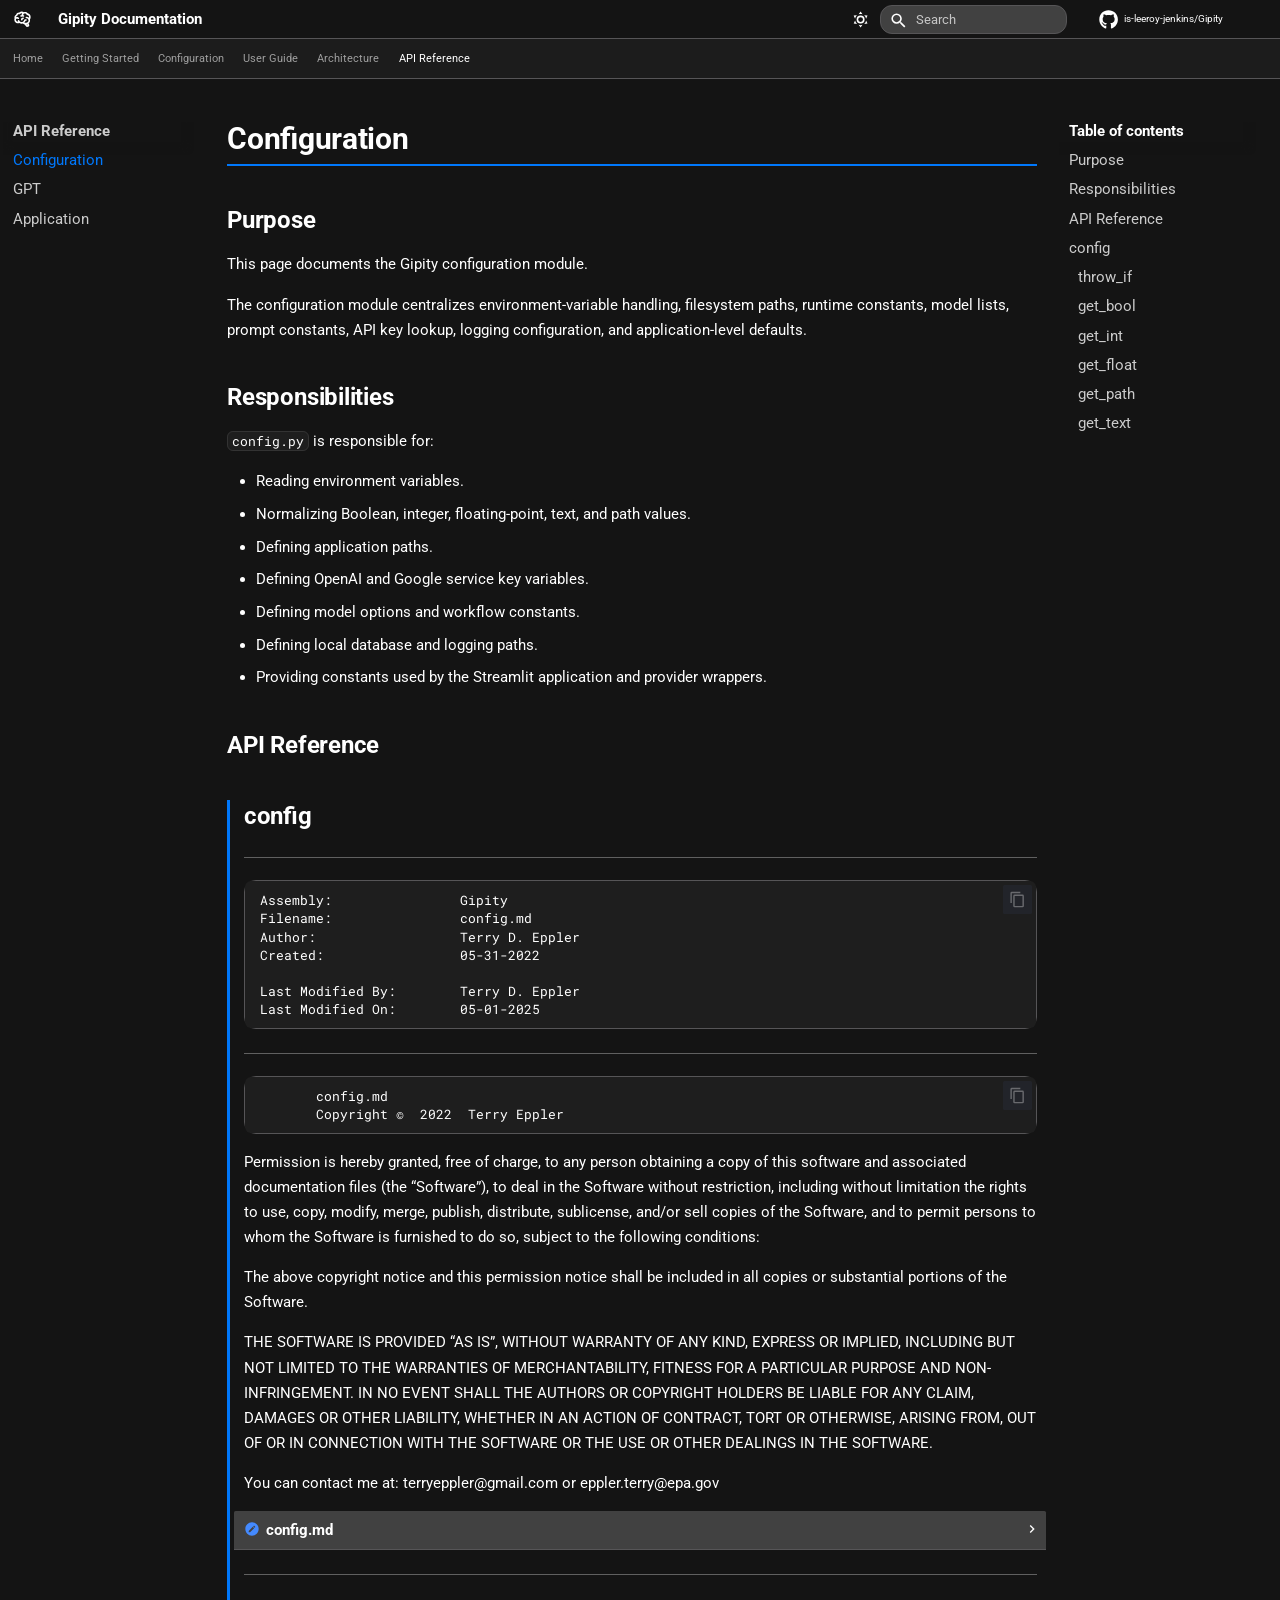
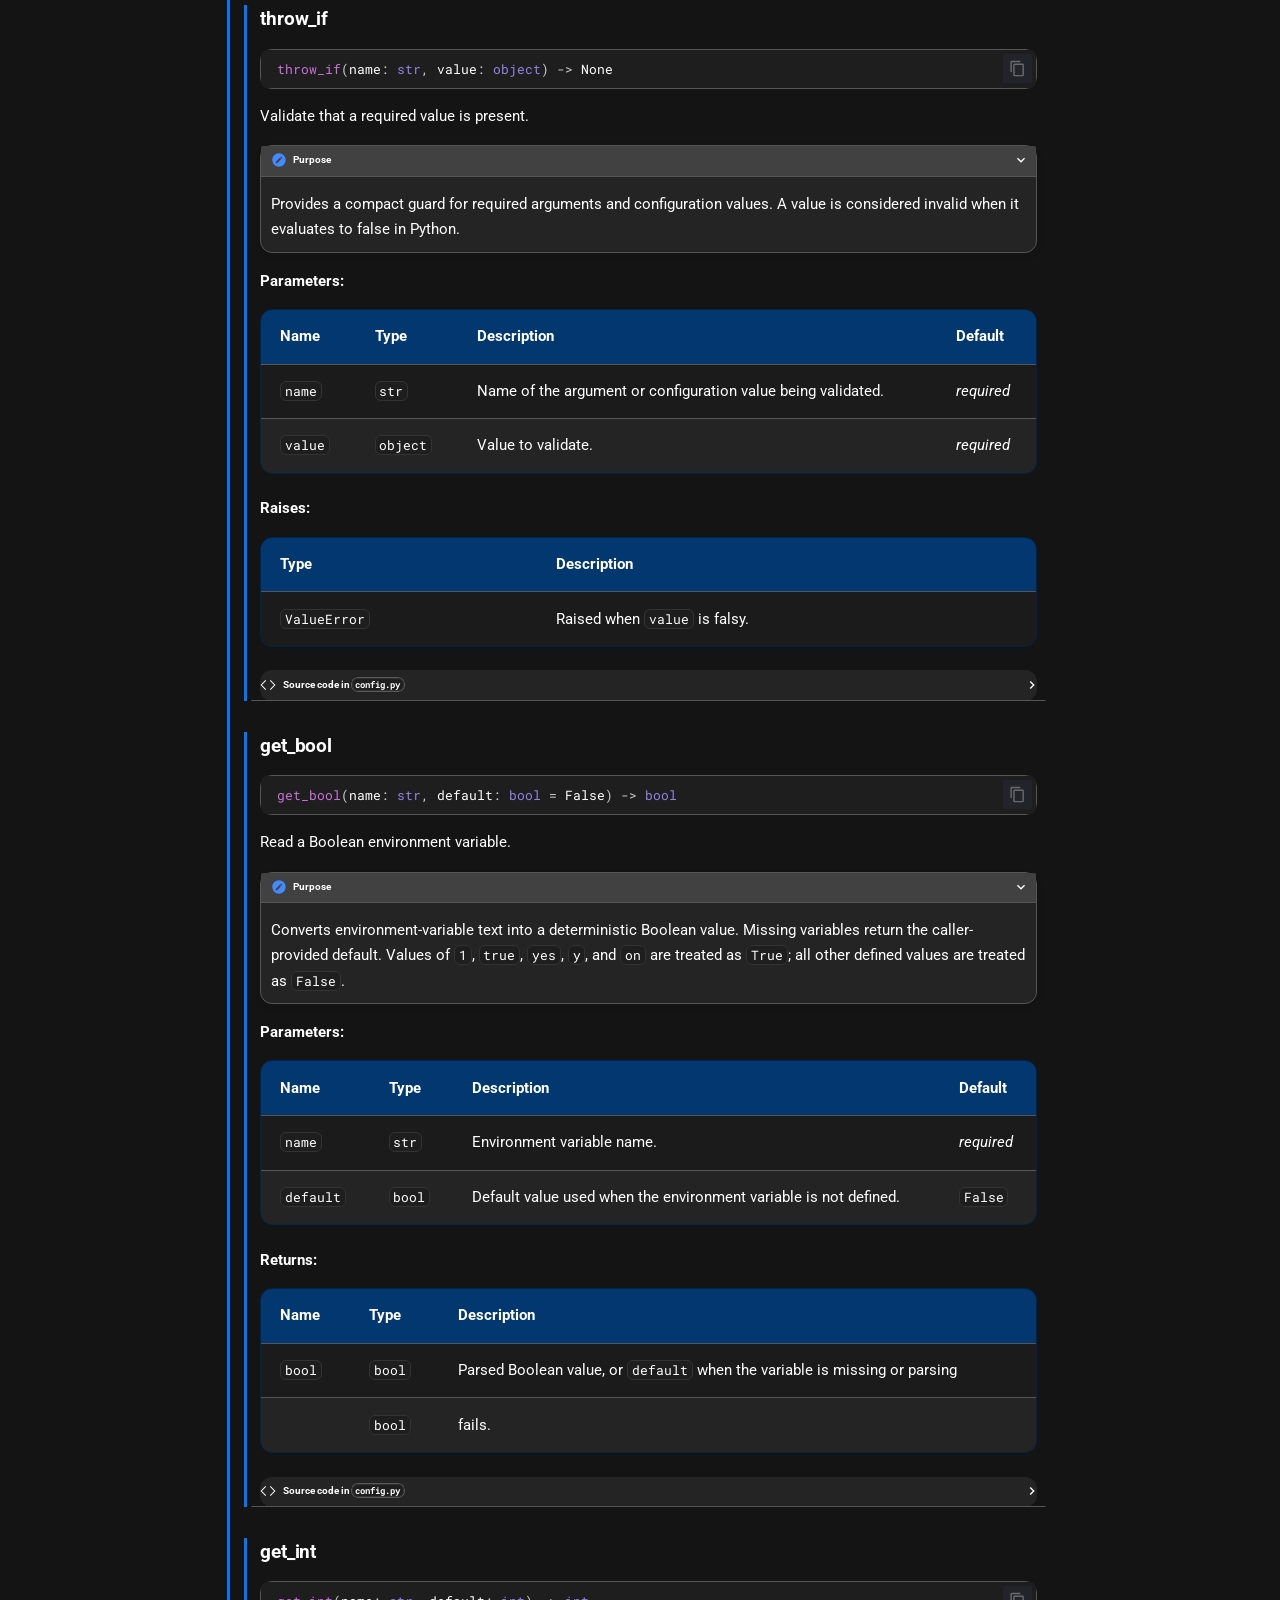
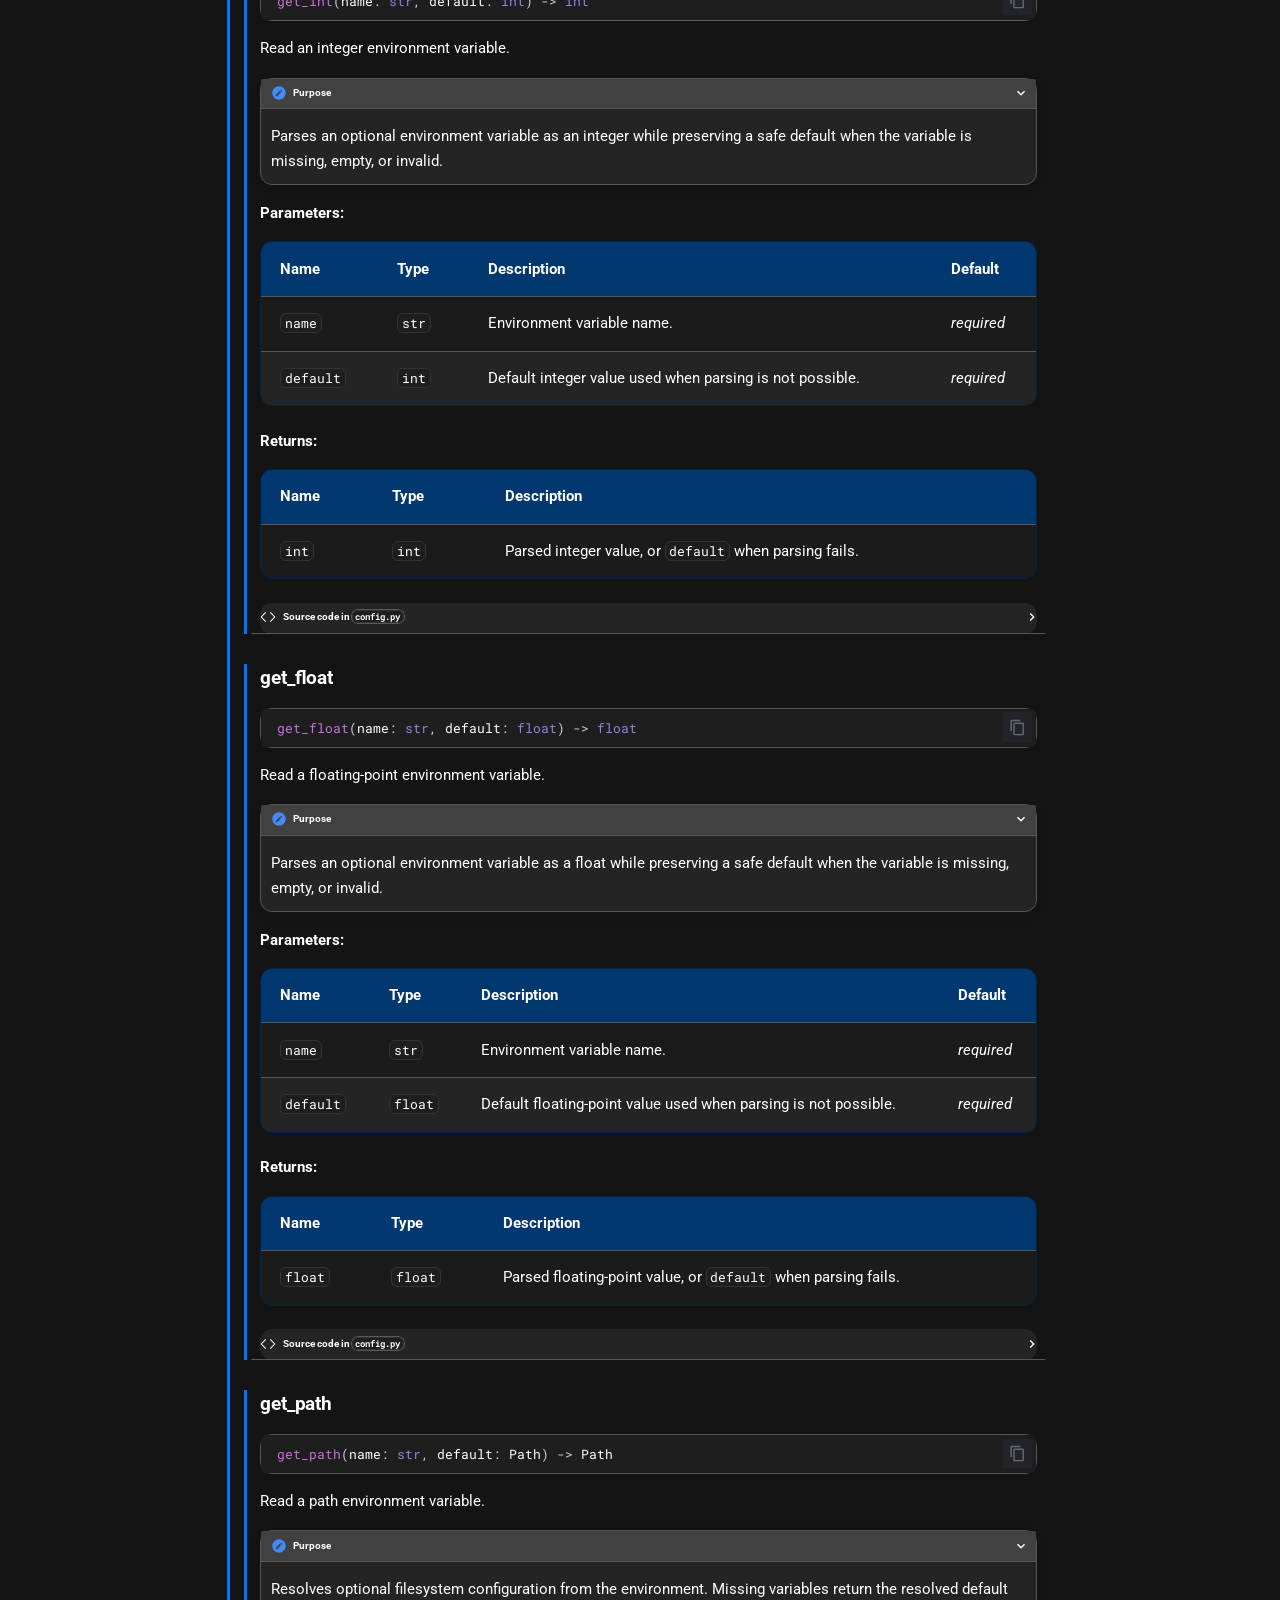
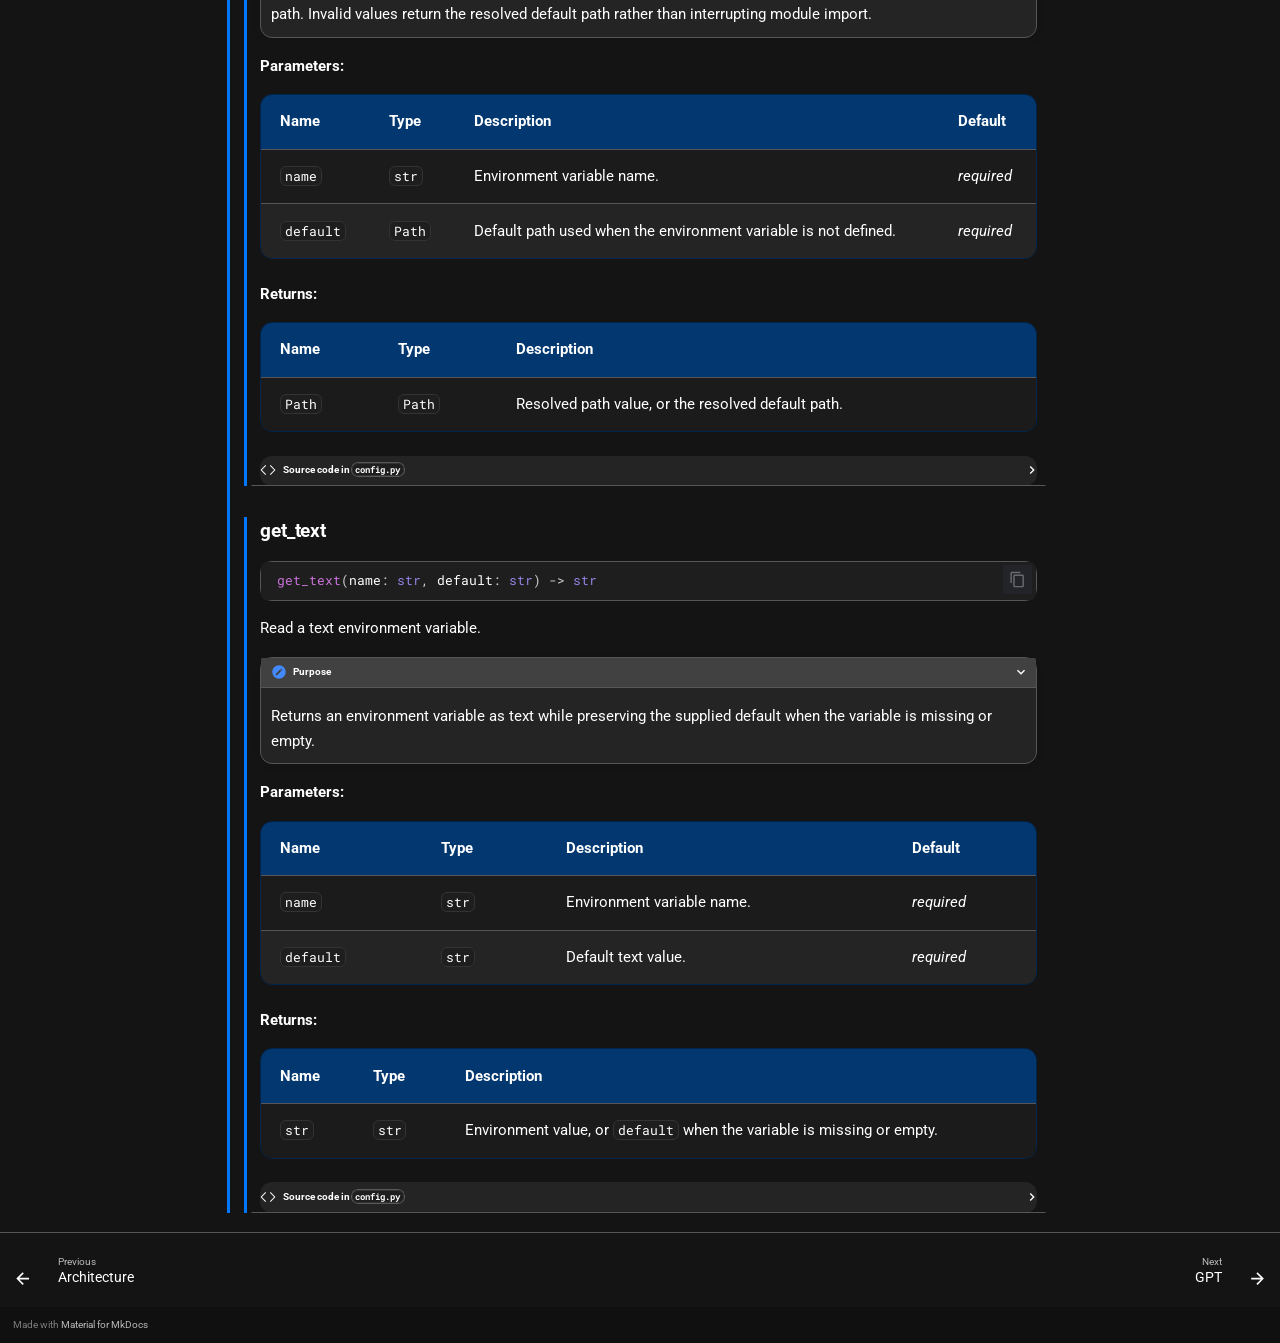
<file: api/config/index.html>
<!doctype html>
<html lang="en" class="no-js">
  <head>
    
      <meta charset="utf-8">
      <meta name="viewport" content="width=device-width,initial-scale=1">
      
        <meta name="description" content="Documentation for the Gipity multimodal AI python application.">
      
      
        <meta name="author" content="Terry D. Eppler">
      
      
        <link rel="canonical" href="https://is-leeroy-jenkins.github.io/Gipity/api/config/">
      
      
        <link rel="prev" href="../../architecture/">
      
      
        <link rel="next" href="../gpt/">
      
      
        
      
      
      <link rel="icon" href="../../assets/images/favicon.png">
      <meta name="generator" content="mkdocs-1.6.1, mkdocs-material-9.7.6">
    
    
      
        <title>Configuration - Gipity Documentation</title>
      
    
    
      <link rel="stylesheet" href="../../assets/stylesheets/main.484c7ddc.min.css">
      
        
        <link rel="stylesheet" href="../../assets/stylesheets/palette.ab4e12ef.min.css">
      
      


    
    
      
    
    
      
        
        
        <link rel="preconnect" href="https://fonts.gstatic.com" crossorigin>
        <link rel="stylesheet" href="https://fonts.googleapis.com/css?family=Roboto:300,300i,400,400i,700,700i%7CRoboto+Mono:400,400i,700,700i&display=fallback">
        <style>:root{--md-text-font:"Roboto";--md-code-font:"Roboto Mono"}</style>
      
    
    
      <link rel="stylesheet" href="../../assets/_mkdocstrings.css">
    
      <link rel="stylesheet" href="../../stylesheets/extra.css">
    
    <script>__md_scope=new URL("../..",location),__md_hash=e=>[...e].reduce(((e,_)=>(e<<5)-e+_.charCodeAt(0)),0),__md_get=(e,_=localStorage,t=__md_scope)=>JSON.parse(_.getItem(t.pathname+"."+e)),__md_set=(e,_,t=localStorage,a=__md_scope)=>{try{t.setItem(a.pathname+"."+e,JSON.stringify(_))}catch(e){}}</script>
    
      

    
    
  </head>
  
  
    
    
      
    
    
    
    
    <body dir="ltr" data-md-color-scheme="slate" data-md-color-primary="blue" data-md-color-accent="blue">
  
    
    <input class="md-toggle" data-md-toggle="drawer" type="checkbox" id="__drawer" autocomplete="off">
    <input class="md-toggle" data-md-toggle="search" type="checkbox" id="__search" autocomplete="off">
    <label class="md-overlay" for="__drawer"></label>
    <div data-md-component="skip">
      
        
        <a href="#configuration" class="md-skip">
          Skip to content
        </a>
      
    </div>
    <div data-md-component="announce">
      
    </div>
    
    
      

<header class="md-header" data-md-component="header">
  <nav class="md-header__inner md-grid" aria-label="Header">
    <a href="../.." title="Gipity Documentation" class="md-header__button md-logo" aria-label="Gipity Documentation" data-md-component="logo">
      
  
  <svg xmlns="http://www.w3.org/2000/svg" viewBox="0 0 24 24"><path d="M21.33 12.91c.09 1.55-.62 3.04-1.89 3.95l.77 1.49c.23.45.26.98.06 1.45-.19.47-.58.84-1.06 1l-.79.25a1.687 1.687 0 0 1-1.86-.55L14.44 18c-.89-.15-1.73-.53-2.44-1.1-.5.15-1 .23-1.5.23-.88 0-1.76-.27-2.5-.79-.53.16-1.07.23-1.62.22-.79.01-1.57-.15-2.3-.45a4.1 4.1 0 0 1-2.43-3.61c-.08-.72.04-1.45.35-2.11-.29-.75-.32-1.57-.07-2.33C2.3 7.11 3 6.32 3.87 5.82c.58-1.69 2.21-2.82 4-2.7 1.6-1.5 4.05-1.66 5.83-.37.42-.11.86-.17 1.3-.17 1.36-.03 2.65.57 3.5 1.64 2.04.53 3.5 2.35 3.58 4.47.05 1.11-.25 2.2-.86 3.13.07.36.11.72.11 1.09m-5-1.41c.57.07 1.02.5 1.02 1.07a1 1 0 0 1-1 1h-.63c-.32.9-.88 1.69-1.62 2.29.25.09.51.14.77.21 5.13-.07 4.53-3.2 4.53-3.25a2.59 2.59 0 0 0-2.69-2.49 1 1 0 0 1-1-1 1 1 0 0 1 1-1c1.23.03 2.41.49 3.33 1.3.05-.29.08-.59.08-.89-.06-1.24-.62-2.32-2.87-2.53-1.25-2.96-4.4-1.32-4.4-.4-.03.23.21.72.25.75a1 1 0 0 1 1 1c0 .55-.45 1-1 1-.53-.02-1.03-.22-1.43-.56-.48.31-1.03.5-1.6.56-.57.05-1.04-.35-1.07-.9a.97.97 0 0 1 .88-1.1c.16-.02.94-.14.94-.77 0-.66.25-1.29.68-1.79-.92-.25-1.91.08-2.91 1.29C6.75 5 6 5.25 5.45 7.2 4.5 7.67 4 8 3.78 9c1.08-.22 2.19-.13 3.22.25.5.19.78.75.59 1.29-.19.52-.77.78-1.29.59-.73-.32-1.55-.34-2.3-.06-.32.27-.32.83-.32 1.27 0 .74.37 1.43 1 1.83.53.27 1.12.41 1.71.4q-.225-.39-.39-.81a1.038 1.038 0 0 1 1.96-.68c.4 1.14 1.42 1.92 2.62 2.05 1.37-.07 2.59-.88 3.19-2.13.23-1.38 1.34-1.5 2.56-1.5m2 7.47-.62-1.3-.71.16 1 1.25zm-4.65-8.61a1 1 0 0 0-.91-1.03c-.71-.04-1.4.2-1.93.67-.57.58-.87 1.38-.84 2.19a1 1 0 0 0 1 1c.57 0 1-.45 1-1 0-.27.07-.54.23-.76.12-.1.27-.15.43-.15.55.03 1.02-.38 1.02-.92"/></svg>

    </a>
    <label class="md-header__button md-icon" for="__drawer">
      
      <svg xmlns="http://www.w3.org/2000/svg" viewBox="0 0 24 24"><path d="M3 6h18v2H3zm0 5h18v2H3zm0 5h18v2H3z"/></svg>
    </label>
    <div class="md-header__title" data-md-component="header-title">
      <div class="md-header__ellipsis">
        <div class="md-header__topic">
          <span class="md-ellipsis">
            Gipity Documentation
          </span>
        </div>
        <div class="md-header__topic" data-md-component="header-topic">
          <span class="md-ellipsis">
            
              Configuration
            
          </span>
        </div>
      </div>
    </div>
    
      
        <form class="md-header__option" data-md-component="palette">
  
    
    
    
    <input class="md-option" data-md-color-media="" data-md-color-scheme="slate" data-md-color-primary="blue" data-md-color-accent="blue"  aria-label="Switch to light mode"  type="radio" name="__palette" id="__palette_0">
    
      <label class="md-header__button md-icon" title="Switch to light mode" for="__palette_1" hidden>
        <svg xmlns="http://www.w3.org/2000/svg" viewBox="0 0 24 24"><path d="M12 7a5 5 0 0 1 5 5 5 5 0 0 1-5 5 5 5 0 0 1-5-5 5 5 0 0 1 5-5m0 2a3 3 0 0 0-3 3 3 3 0 0 0 3 3 3 3 0 0 0 3-3 3 3 0 0 0-3-3m0-7 2.39 3.42C13.65 5.15 12.84 5 12 5s-1.65.15-2.39.42zM3.34 7l4.16-.35A7.2 7.2 0 0 0 5.94 8.5c-.44.74-.69 1.5-.83 2.29zm.02 10 1.76-3.77a7.131 7.131 0 0 0 2.38 4.14zM20.65 7l-1.77 3.79a7.02 7.02 0 0 0-2.38-4.15zm-.01 10-4.14.36c.59-.51 1.12-1.14 1.54-1.86.42-.73.69-1.5.83-2.29zM12 22l-2.41-3.44c.74.27 1.55.44 2.41.44.82 0 1.63-.17 2.37-.44z"/></svg>
      </label>
    
  
    
    
    
    <input class="md-option" data-md-color-media="" data-md-color-scheme="default" data-md-color-primary="blue" data-md-color-accent="blue"  aria-label="Switch to dark mode"  type="radio" name="__palette" id="__palette_1">
    
      <label class="md-header__button md-icon" title="Switch to dark mode" for="__palette_0" hidden>
        <svg xmlns="http://www.w3.org/2000/svg" viewBox="0 0 24 24"><path d="m17.75 4.09-2.53 1.94.91 3.06-2.63-1.81-2.63 1.81.91-3.06-2.53-1.94L12.44 4l1.06-3 1.06 3zm3.5 6.91-1.64 1.25.59 1.98-1.7-1.17-1.7 1.17.59-1.98L15.75 11l2.06-.05L18.5 9l.69 1.95zm-2.28 4.95c.83-.08 1.72 1.1 1.19 1.85-.32.45-.66.87-1.08 1.27C15.17 23 8.84 23 4.94 19.07c-3.91-3.9-3.91-10.24 0-14.14.4-.4.82-.76 1.27-1.08.75-.53 1.93.36 1.85 1.19-.27 2.86.69 5.83 2.89 8.02a9.96 9.96 0 0 0 8.02 2.89m-1.64 2.02a12.08 12.08 0 0 1-7.8-3.47c-2.17-2.19-3.33-5-3.49-7.82-2.81 3.14-2.7 7.96.31 10.98 3.02 3.01 7.84 3.12 10.98.31"/></svg>
      </label>
    
  
</form>
      
    
    
      <script>var palette=__md_get("__palette");if(palette&&palette.color){if("(prefers-color-scheme)"===palette.color.media){var media=matchMedia("(prefers-color-scheme: light)"),input=document.querySelector(media.matches?"[data-md-color-media='(prefers-color-scheme: light)']":"[data-md-color-media='(prefers-color-scheme: dark)']");palette.color.media=input.getAttribute("data-md-color-media"),palette.color.scheme=input.getAttribute("data-md-color-scheme"),palette.color.primary=input.getAttribute("data-md-color-primary"),palette.color.accent=input.getAttribute("data-md-color-accent")}for(var[key,value]of Object.entries(palette.color))document.body.setAttribute("data-md-color-"+key,value)}</script>
    
    
    
      
      
        <label class="md-header__button md-icon" for="__search">
          
          <svg xmlns="http://www.w3.org/2000/svg" viewBox="0 0 24 24"><path d="M9.5 3A6.5 6.5 0 0 1 16 9.5c0 1.61-.59 3.09-1.56 4.23l.27.27h.79l5 5-1.5 1.5-5-5v-.79l-.27-.27A6.52 6.52 0 0 1 9.5 16 6.5 6.5 0 0 1 3 9.5 6.5 6.5 0 0 1 9.5 3m0 2C7 5 5 7 5 9.5S7 14 9.5 14 14 12 14 9.5 12 5 9.5 5"/></svg>
        </label>
        <div class="md-search" data-md-component="search" role="dialog">
  <label class="md-search__overlay" for="__search"></label>
  <div class="md-search__inner" role="search">
    <form class="md-search__form" name="search">
      <input type="text" class="md-search__input" name="query" aria-label="Search" placeholder="Search" autocapitalize="off" autocorrect="off" autocomplete="off" spellcheck="false" data-md-component="search-query" required>
      <label class="md-search__icon md-icon" for="__search">
        
        <svg xmlns="http://www.w3.org/2000/svg" viewBox="0 0 24 24"><path d="M9.5 3A6.5 6.5 0 0 1 16 9.5c0 1.61-.59 3.09-1.56 4.23l.27.27h.79l5 5-1.5 1.5-5-5v-.79l-.27-.27A6.52 6.52 0 0 1 9.5 16 6.5 6.5 0 0 1 3 9.5 6.5 6.5 0 0 1 9.5 3m0 2C7 5 5 7 5 9.5S7 14 9.5 14 14 12 14 9.5 12 5 9.5 5"/></svg>
        
        <svg xmlns="http://www.w3.org/2000/svg" viewBox="0 0 24 24"><path d="M20 11v2H8l5.5 5.5-1.42 1.42L4.16 12l7.92-7.92L13.5 5.5 8 11z"/></svg>
      </label>
      <nav class="md-search__options" aria-label="Search">
        
          <a href="javascript:void(0)" class="md-search__icon md-icon" title="Share" aria-label="Share" data-clipboard data-clipboard-text="" data-md-component="search-share" tabindex="-1">
            
            <svg xmlns="http://www.w3.org/2000/svg" viewBox="0 0 24 24"><path d="M18 16.08c-.76 0-1.44.3-1.96.77L8.91 12.7c.05-.23.09-.46.09-.7s-.04-.47-.09-.7l7.05-4.11c.54.5 1.25.81 2.04.81a3 3 0 0 0 3-3 3 3 0 0 0-3-3 3 3 0 0 0-3 3c0 .24.04.47.09.7L8.04 9.81C7.5 9.31 6.79 9 6 9a3 3 0 0 0-3 3 3 3 0 0 0 3 3c.79 0 1.5-.31 2.04-.81l7.12 4.15c-.05.21-.08.43-.08.66 0 1.61 1.31 2.91 2.92 2.91s2.92-1.3 2.92-2.91A2.92 2.92 0 0 0 18 16.08"/></svg>
          </a>
        
        <button type="reset" class="md-search__icon md-icon" title="Clear" aria-label="Clear" tabindex="-1">
          
          <svg xmlns="http://www.w3.org/2000/svg" viewBox="0 0 24 24"><path d="M19 6.41 17.59 5 12 10.59 6.41 5 5 6.41 10.59 12 5 17.59 6.41 19 12 13.41 17.59 19 19 17.59 13.41 12z"/></svg>
        </button>
      </nav>
      
        <div class="md-search__suggest" data-md-component="search-suggest"></div>
      
    </form>
    <div class="md-search__output">
      <div class="md-search__scrollwrap" tabindex="0" data-md-scrollfix>
        <div class="md-search-result" data-md-component="search-result">
          <div class="md-search-result__meta">
            Initializing search
          </div>
          <ol class="md-search-result__list" role="presentation"></ol>
        </div>
      </div>
    </div>
  </div>
</div>
      
    
    
      <div class="md-header__source">
        <a href="https://github.com/is-leeroy-jenkins/Gipity" title="Go to repository" class="md-source" data-md-component="source">
  <div class="md-source__icon md-icon">
    
    <svg xmlns="http://www.w3.org/2000/svg" viewBox="0 0 512 512"><!--! Font Awesome Free 7.1.0 by @fontawesome - https://fontawesome.com License - https://fontawesome.com/license/free (Icons: CC BY 4.0, Fonts: SIL OFL 1.1, Code: MIT License) Copyright 2025 Fonticons, Inc.--><path d="M173.9 397.4c0 2-2.3 3.6-5.2 3.6-3.3.3-5.6-1.3-5.6-3.6 0-2 2.3-3.6 5.2-3.6 3-.3 5.6 1.3 5.6 3.6m-31.1-4.5c-.7 2 1.3 4.3 4.3 4.9 2.6 1 5.6 0 6.2-2s-1.3-4.3-4.3-5.2c-2.6-.7-5.5.3-6.2 2.3m44.2-1.7c-2.9.7-4.9 2.6-4.6 4.9.3 2 2.9 3.3 5.9 2.6 2.9-.7 4.9-2.6 4.6-4.6-.3-1.9-3-3.2-5.9-2.9M252.8 8C114.1 8 8 113.3 8 252c0 110.9 69.8 205.8 169.5 239.2 12.8 2.3 17.3-5.6 17.3-12.1 0-6.2-.3-40.4-.3-61.4 0 0-70 15-84.7-29.8 0 0-11.4-29.1-27.8-36.6 0 0-22.9-15.7 1.6-15.4 0 0 24.9 2 38.6 25.8 21.9 38.6 58.6 27.5 72.9 20.9 2.3-16 8.8-27.1 16-33.7-55.9-6.2-112.3-14.3-112.3-110.5 0-27.5 7.6-41.3 23.6-58.9-2.6-6.5-11.1-33.3 2.6-67.9 20.9-6.5 69 27 69 27 20-5.6 41.5-8.5 62.8-8.5s42.8 2.9 62.8 8.5c0 0 48.1-33.6 69-27 13.7 34.7 5.2 61.4 2.6 67.9 16 17.7 25.8 31.5 25.8 58.9 0 96.5-58.9 104.2-114.8 110.5 9.2 7.9 17 22.9 17 46.4 0 33.7-.3 75.4-.3 83.6 0 6.5 4.6 14.4 17.3 12.1C436.2 457.8 504 362.9 504 252 504 113.3 391.5 8 252.8 8M105.2 352.9c-1.3 1-1 3.3.7 5.2 1.6 1.6 3.9 2.3 5.2 1 1.3-1 1-3.3-.7-5.2-1.6-1.6-3.9-2.3-5.2-1m-10.8-8.1c-.7 1.3.3 2.9 2.3 3.9 1.6 1 3.6.7 4.3-.7.7-1.3-.3-2.9-2.3-3.9-2-.6-3.6-.3-4.3.7m32.4 35.6c-1.6 1.3-1 4.3 1.3 6.2 2.3 2.3 5.2 2.6 6.5 1 1.3-1.3.7-4.3-1.3-6.2-2.2-2.3-5.2-2.6-6.5-1m-11.4-14.7c-1.6 1-1.6 3.6 0 5.9s4.3 3.3 5.6 2.3c1.6-1.3 1.6-3.9 0-6.2-1.4-2.3-4-3.3-5.6-2"/></svg>
  </div>
  <div class="md-source__repository">
    is-leeroy-jenkins/Gipity
  </div>
</a>
      </div>
    
  </nav>
  
</header>
    
    <div class="md-container" data-md-component="container">
      
      
        
          
            
<nav class="md-tabs" aria-label="Tabs" data-md-component="tabs">
  <div class="md-grid">
    <ul class="md-tabs__list">
      
        
  
  
  
  
    <li class="md-tabs__item">
      <a href="../.." class="md-tabs__link">
        
  
  
    
  
  Home

      </a>
    </li>
  

      
        
  
  
  
  
    <li class="md-tabs__item">
      <a href="../../getting-started/" class="md-tabs__link">
        
  
  
    
  
  Getting Started

      </a>
    </li>
  

      
        
  
  
  
  
    <li class="md-tabs__item">
      <a href="../../configuration/" class="md-tabs__link">
        
  
  
    
  
  Configuration

      </a>
    </li>
  

      
        
  
  
  
  
    <li class="md-tabs__item">
      <a href="../../user-guide/" class="md-tabs__link">
        
  
  
    
  
  User Guide

      </a>
    </li>
  

      
        
  
  
  
  
    <li class="md-tabs__item">
      <a href="../../architecture/" class="md-tabs__link">
        
  
  
    
  
  Architecture

      </a>
    </li>
  

      
        
  
  
  
    
  
  
    
    
      <li class="md-tabs__item md-tabs__item--active">
        <a href="./" class="md-tabs__link">
          
  
  
    
  
  API Reference

        </a>
      </li>
    
  

      
    </ul>
  </div>
</nav>
          
        
      
      <main class="md-main" data-md-component="main">
        <div class="md-main__inner md-grid">
          
            
              
              <div class="md-sidebar md-sidebar--primary" data-md-component="sidebar" data-md-type="navigation" >
                <div class="md-sidebar__scrollwrap">
                  <div class="md-sidebar__inner">
                    


  


<nav class="md-nav md-nav--primary md-nav--lifted" aria-label="Navigation" data-md-level="0">
  <label class="md-nav__title" for="__drawer">
    <a href="../.." title="Gipity Documentation" class="md-nav__button md-logo" aria-label="Gipity Documentation" data-md-component="logo">
      
  
  <svg xmlns="http://www.w3.org/2000/svg" viewBox="0 0 24 24"><path d="M21.33 12.91c.09 1.55-.62 3.04-1.89 3.95l.77 1.49c.23.45.26.98.06 1.45-.19.47-.58.84-1.06 1l-.79.25a1.687 1.687 0 0 1-1.86-.55L14.44 18c-.89-.15-1.73-.53-2.44-1.1-.5.15-1 .23-1.5.23-.88 0-1.76-.27-2.5-.79-.53.16-1.07.23-1.62.22-.79.01-1.57-.15-2.3-.45a4.1 4.1 0 0 1-2.43-3.61c-.08-.72.04-1.45.35-2.11-.29-.75-.32-1.57-.07-2.33C2.3 7.11 3 6.32 3.87 5.82c.58-1.69 2.21-2.82 4-2.7 1.6-1.5 4.05-1.66 5.83-.37.42-.11.86-.17 1.3-.17 1.36-.03 2.65.57 3.5 1.64 2.04.53 3.5 2.35 3.58 4.47.05 1.11-.25 2.2-.86 3.13.07.36.11.72.11 1.09m-5-1.41c.57.07 1.02.5 1.02 1.07a1 1 0 0 1-1 1h-.63c-.32.9-.88 1.69-1.62 2.29.25.09.51.14.77.21 5.13-.07 4.53-3.2 4.53-3.25a2.59 2.59 0 0 0-2.69-2.49 1 1 0 0 1-1-1 1 1 0 0 1 1-1c1.23.03 2.41.49 3.33 1.3.05-.29.08-.59.08-.89-.06-1.24-.62-2.32-2.87-2.53-1.25-2.96-4.4-1.32-4.4-.4-.03.23.21.72.25.75a1 1 0 0 1 1 1c0 .55-.45 1-1 1-.53-.02-1.03-.22-1.43-.56-.48.31-1.03.5-1.6.56-.57.05-1.04-.35-1.07-.9a.97.97 0 0 1 .88-1.1c.16-.02.94-.14.94-.77 0-.66.25-1.29.68-1.79-.92-.25-1.91.08-2.91 1.29C6.75 5 6 5.25 5.45 7.2 4.5 7.67 4 8 3.78 9c1.08-.22 2.19-.13 3.22.25.5.19.78.75.59 1.29-.19.52-.77.78-1.29.59-.73-.32-1.55-.34-2.3-.06-.32.27-.32.83-.32 1.27 0 .74.37 1.43 1 1.83.53.27 1.12.41 1.71.4q-.225-.39-.39-.81a1.038 1.038 0 0 1 1.96-.68c.4 1.14 1.42 1.92 2.62 2.05 1.37-.07 2.59-.88 3.19-2.13.23-1.38 1.34-1.5 2.56-1.5m2 7.47-.62-1.3-.71.16 1 1.25zm-4.65-8.61a1 1 0 0 0-.91-1.03c-.71-.04-1.4.2-1.93.67-.57.58-.87 1.38-.84 2.19a1 1 0 0 0 1 1c.57 0 1-.45 1-1 0-.27.07-.54.23-.76.12-.1.27-.15.43-.15.55.03 1.02-.38 1.02-.92"/></svg>

    </a>
    Gipity Documentation
  </label>
  
    <div class="md-nav__source">
      <a href="https://github.com/is-leeroy-jenkins/Gipity" title="Go to repository" class="md-source" data-md-component="source">
  <div class="md-source__icon md-icon">
    
    <svg xmlns="http://www.w3.org/2000/svg" viewBox="0 0 512 512"><!--! Font Awesome Free 7.1.0 by @fontawesome - https://fontawesome.com License - https://fontawesome.com/license/free (Icons: CC BY 4.0, Fonts: SIL OFL 1.1, Code: MIT License) Copyright 2025 Fonticons, Inc.--><path d="M173.9 397.4c0 2-2.3 3.6-5.2 3.6-3.3.3-5.6-1.3-5.6-3.6 0-2 2.3-3.6 5.2-3.6 3-.3 5.6 1.3 5.6 3.6m-31.1-4.5c-.7 2 1.3 4.3 4.3 4.9 2.6 1 5.6 0 6.2-2s-1.3-4.3-4.3-5.2c-2.6-.7-5.5.3-6.2 2.3m44.2-1.7c-2.9.7-4.9 2.6-4.6 4.9.3 2 2.9 3.3 5.9 2.6 2.9-.7 4.9-2.6 4.6-4.6-.3-1.9-3-3.2-5.9-2.9M252.8 8C114.1 8 8 113.3 8 252c0 110.9 69.8 205.8 169.5 239.2 12.8 2.3 17.3-5.6 17.3-12.1 0-6.2-.3-40.4-.3-61.4 0 0-70 15-84.7-29.8 0 0-11.4-29.1-27.8-36.6 0 0-22.9-15.7 1.6-15.4 0 0 24.9 2 38.6 25.8 21.9 38.6 58.6 27.5 72.9 20.9 2.3-16 8.8-27.1 16-33.7-55.9-6.2-112.3-14.3-112.3-110.5 0-27.5 7.6-41.3 23.6-58.9-2.6-6.5-11.1-33.3 2.6-67.9 20.9-6.5 69 27 69 27 20-5.6 41.5-8.5 62.8-8.5s42.8 2.9 62.8 8.5c0 0 48.1-33.6 69-27 13.7 34.7 5.2 61.4 2.6 67.9 16 17.7 25.8 31.5 25.8 58.9 0 96.5-58.9 104.2-114.8 110.5 9.2 7.9 17 22.9 17 46.4 0 33.7-.3 75.4-.3 83.6 0 6.5 4.6 14.4 17.3 12.1C436.2 457.8 504 362.9 504 252 504 113.3 391.5 8 252.8 8M105.2 352.9c-1.3 1-1 3.3.7 5.2 1.6 1.6 3.9 2.3 5.2 1 1.3-1 1-3.3-.7-5.2-1.6-1.6-3.9-2.3-5.2-1m-10.8-8.1c-.7 1.3.3 2.9 2.3 3.9 1.6 1 3.6.7 4.3-.7.7-1.3-.3-2.9-2.3-3.9-2-.6-3.6-.3-4.3.7m32.4 35.6c-1.6 1.3-1 4.3 1.3 6.2 2.3 2.3 5.2 2.6 6.5 1 1.3-1.3.7-4.3-1.3-6.2-2.2-2.3-5.2-2.6-6.5-1m-11.4-14.7c-1.6 1-1.6 3.6 0 5.9s4.3 3.3 5.6 2.3c1.6-1.3 1.6-3.9 0-6.2-1.4-2.3-4-3.3-5.6-2"/></svg>
  </div>
  <div class="md-source__repository">
    is-leeroy-jenkins/Gipity
  </div>
</a>
    </div>
  
  <ul class="md-nav__list" data-md-scrollfix>
    
      
      
  
  
  
  
    <li class="md-nav__item">
      <a href="../.." class="md-nav__link">
        
  
  
  <span class="md-ellipsis">
    
  
    Home
  

    
  </span>
  
  

      </a>
    </li>
  

    
      
      
  
  
  
  
    <li class="md-nav__item">
      <a href="../../getting-started/" class="md-nav__link">
        
  
  
  <span class="md-ellipsis">
    
  
    Getting Started
  

    
  </span>
  
  

      </a>
    </li>
  

    
      
      
  
  
  
  
    <li class="md-nav__item">
      <a href="../../configuration/" class="md-nav__link">
        
  
  
  <span class="md-ellipsis">
    
  
    Configuration
  

    
  </span>
  
  

      </a>
    </li>
  

    
      
      
  
  
  
  
    <li class="md-nav__item">
      <a href="../../user-guide/" class="md-nav__link">
        
  
  
  <span class="md-ellipsis">
    
  
    User Guide
  

    
  </span>
  
  

      </a>
    </li>
  

    
      
      
  
  
  
  
    <li class="md-nav__item">
      <a href="../../architecture/" class="md-nav__link">
        
  
  
  <span class="md-ellipsis">
    
  
    Architecture
  

    
  </span>
  
  

      </a>
    </li>
  

    
      
      
  
  
    
  
  
  
    
    
      
        
      
        
      
        
      
    
    
    
      
        
        
      
      
        
      
    
    
    <li class="md-nav__item md-nav__item--active md-nav__item--section md-nav__item--nested">
      
        
        
        <input class="md-nav__toggle md-toggle " type="checkbox" id="__nav_6" checked>
        
          
          <label class="md-nav__link" for="__nav_6" id="__nav_6_label" tabindex="">
            
  
  
  <span class="md-ellipsis">
    
  
    API Reference
  

    
  </span>
  
  

            <span class="md-nav__icon md-icon"></span>
          </label>
        
        <nav class="md-nav" data-md-level="1" aria-labelledby="__nav_6_label" aria-expanded="true">
          <label class="md-nav__title" for="__nav_6">
            <span class="md-nav__icon md-icon"></span>
            
  
    API Reference
  

          </label>
          <ul class="md-nav__list" data-md-scrollfix>
            
              
                
  
  
    
  
  
  
    <li class="md-nav__item md-nav__item--active">
      
      <input class="md-nav__toggle md-toggle" type="checkbox" id="__toc">
      
      
        
      
      
        <label class="md-nav__link md-nav__link--active" for="__toc">
          
  
  
  <span class="md-ellipsis">
    
  
    Configuration
  

    
  </span>
  
  

          <span class="md-nav__icon md-icon"></span>
        </label>
      
      <a href="./" class="md-nav__link md-nav__link--active">
        
  
  
  <span class="md-ellipsis">
    
  
    Configuration
  

    
  </span>
  
  

      </a>
      
        

<nav class="md-nav md-nav--secondary" aria-label="Table of contents">
  
  
  
    
  
  
    <label class="md-nav__title" for="__toc">
      <span class="md-nav__icon md-icon"></span>
      Table of contents
    </label>
    <ul class="md-nav__list" data-md-component="toc" data-md-scrollfix>
      
        <li class="md-nav__item">
  <a href="#purpose" class="md-nav__link">
    <span class="md-ellipsis">
      
        Purpose
      
    </span>
  </a>
  
</li>
      
        <li class="md-nav__item">
  <a href="#responsibilities" class="md-nav__link">
    <span class="md-ellipsis">
      
        Responsibilities
      
    </span>
  </a>
  
</li>
      
        <li class="md-nav__item">
  <a href="#api-reference" class="md-nav__link">
    <span class="md-ellipsis">
      
        API Reference
      
    </span>
  </a>
  
</li>
      
        <li class="md-nav__item">
  <a href="#config" class="md-nav__link">
    <span class="md-ellipsis">
      
        config
      
    </span>
  </a>
  
    <nav class="md-nav" aria-label="config">
      <ul class="md-nav__list">
        
          <li class="md-nav__item">
  <a href="#config.throw_if" class="md-nav__link">
    <span class="md-ellipsis">
      
        throw_if
      
    </span>
  </a>
  
</li>
        
          <li class="md-nav__item">
  <a href="#config.get_bool" class="md-nav__link">
    <span class="md-ellipsis">
      
        get_bool
      
    </span>
  </a>
  
</li>
        
          <li class="md-nav__item">
  <a href="#config.get_int" class="md-nav__link">
    <span class="md-ellipsis">
      
        get_int
      
    </span>
  </a>
  
</li>
        
          <li class="md-nav__item">
  <a href="#config.get_float" class="md-nav__link">
    <span class="md-ellipsis">
      
        get_float
      
    </span>
  </a>
  
</li>
        
          <li class="md-nav__item">
  <a href="#config.get_path" class="md-nav__link">
    <span class="md-ellipsis">
      
        get_path
      
    </span>
  </a>
  
</li>
        
          <li class="md-nav__item">
  <a href="#config.get_text" class="md-nav__link">
    <span class="md-ellipsis">
      
        get_text
      
    </span>
  </a>
  
</li>
        
      </ul>
    </nav>
  
</li>
      
    </ul>
  
</nav>
      
    </li>
  

              
            
              
                
  
  
  
  
    <li class="md-nav__item">
      <a href="../gpt/" class="md-nav__link">
        
  
  
  <span class="md-ellipsis">
    
  
    GPT
  

    
  </span>
  
  

      </a>
    </li>
  

              
            
              
                
  
  
  
  
    <li class="md-nav__item">
      <a href="../app/" class="md-nav__link">
        
  
  
  <span class="md-ellipsis">
    
  
    Application
  

    
  </span>
  
  

      </a>
    </li>
  

              
            
          </ul>
        </nav>
      
    </li>
  

    
  </ul>
</nav>
                  </div>
                </div>
              </div>
            
            
              
              <div class="md-sidebar md-sidebar--secondary" data-md-component="sidebar" data-md-type="toc" >
                <div class="md-sidebar__scrollwrap">
                  <div class="md-sidebar__inner">
                    

<nav class="md-nav md-nav--secondary" aria-label="Table of contents">
  
  
  
    
  
  
    <label class="md-nav__title" for="__toc">
      <span class="md-nav__icon md-icon"></span>
      Table of contents
    </label>
    <ul class="md-nav__list" data-md-component="toc" data-md-scrollfix>
      
        <li class="md-nav__item">
  <a href="#purpose" class="md-nav__link">
    <span class="md-ellipsis">
      
        Purpose
      
    </span>
  </a>
  
</li>
      
        <li class="md-nav__item">
  <a href="#responsibilities" class="md-nav__link">
    <span class="md-ellipsis">
      
        Responsibilities
      
    </span>
  </a>
  
</li>
      
        <li class="md-nav__item">
  <a href="#api-reference" class="md-nav__link">
    <span class="md-ellipsis">
      
        API Reference
      
    </span>
  </a>
  
</li>
      
        <li class="md-nav__item">
  <a href="#config" class="md-nav__link">
    <span class="md-ellipsis">
      
        config
      
    </span>
  </a>
  
    <nav class="md-nav" aria-label="config">
      <ul class="md-nav__list">
        
          <li class="md-nav__item">
  <a href="#config.throw_if" class="md-nav__link">
    <span class="md-ellipsis">
      
        throw_if
      
    </span>
  </a>
  
</li>
        
          <li class="md-nav__item">
  <a href="#config.get_bool" class="md-nav__link">
    <span class="md-ellipsis">
      
        get_bool
      
    </span>
  </a>
  
</li>
        
          <li class="md-nav__item">
  <a href="#config.get_int" class="md-nav__link">
    <span class="md-ellipsis">
      
        get_int
      
    </span>
  </a>
  
</li>
        
          <li class="md-nav__item">
  <a href="#config.get_float" class="md-nav__link">
    <span class="md-ellipsis">
      
        get_float
      
    </span>
  </a>
  
</li>
        
          <li class="md-nav__item">
  <a href="#config.get_path" class="md-nav__link">
    <span class="md-ellipsis">
      
        get_path
      
    </span>
  </a>
  
</li>
        
          <li class="md-nav__item">
  <a href="#config.get_text" class="md-nav__link">
    <span class="md-ellipsis">
      
        get_text
      
    </span>
  </a>
  
</li>
        
      </ul>
    </nav>
  
</li>
      
    </ul>
  
</nav>
                  </div>
                </div>
              </div>
            
          
          
            <div class="md-content" data-md-component="content">
              
              <article class="md-content__inner md-typeset">
                
                  


  
  


<h1 id="configuration">Configuration<a class="headerlink" href="#configuration" title="Permanent link">&para;</a></h1>
<h2 id="purpose">Purpose<a class="headerlink" href="#purpose" title="Permanent link">&para;</a></h2>
<p>This page documents the Gipity configuration module.</p>
<p>The configuration module centralizes environment-variable handling, filesystem paths, runtime
constants, model lists, prompt constants, API key lookup, logging configuration, and
application-level defaults.</p>
<h2 id="responsibilities">Responsibilities<a class="headerlink" href="#responsibilities" title="Permanent link">&para;</a></h2>
<p><code>config.py</code> is responsible for:</p>
<ul>
<li>Reading environment variables.</li>
<li>Normalizing Boolean, integer, floating-point, text, and path values.</li>
<li>Defining application paths.</li>
<li>Defining OpenAI and Google service key variables.</li>
<li>Defining model options and workflow constants.</li>
<li>Defining local database and logging paths.</li>
<li>Providing constants used by the Streamlit application and provider wrappers.</li>
</ul>
<h2 id="api-reference">API Reference<a class="headerlink" href="#api-reference" title="Permanent link">&para;</a></h2>


<div class="doc doc-object doc-module">



<h2 id="config" class="doc doc-heading">
            <span class="doc doc-object-name doc-module-name">config</span>


<a href="#config" class="headerlink" title="Permanent link">&para;</a></h2>

    <div class="doc doc-contents first">

        <hr />
<div class="highlight"><pre><span></span><code>Assembly:                Gipity
Filename:                config.md
Author:                  Terry D. Eppler
Created:                 05-31-2022

Last Modified By:        Terry D. Eppler
Last Modified On:        05-01-2025
</code></pre></div>
<hr />
<p><copyright file="config.md" company="Terry D. Eppler"></p>
<div class="highlight"><pre><span></span><code>       config.md
       Copyright ©  2022  Terry Eppler
</code></pre></div>
<p>Permission is hereby granted, free of charge, to any person obtaining a copy
   of this software and associated documentation files (the “Software”),
   to deal in the Software without restriction,
   including without limitation the rights to use,
   copy, modify, merge, publish, distribute, sublicense,
   and/or sell copies of the Software,
   and to permit persons to whom the Software is furnished to do so,
   subject to the following conditions:</p>
<p>The above copyright notice and this permission notice shall be included in all
   copies or substantial portions of the Software.</p>
<p>THE SOFTWARE IS PROVIDED “AS IS”, WITHOUT WARRANTY OF ANY KIND, EXPRESS OR IMPLIED,
   INCLUDING BUT NOT LIMITED TO THE WARRANTIES OF MERCHANTABILITY,
   FITNESS FOR A PARTICULAR PURPOSE AND NON-INFRINGEMENT.
   IN NO EVENT SHALL THE AUTHORS OR COPYRIGHT HOLDERS BE LIABLE FOR ANY CLAIM,
   DAMAGES OR OTHER LIABILITY, WHETHER IN AN ACTION OF CONTRACT, TORT OR OTHERWISE,
   ARISING FROM, OUT OF OR IN CONNECTION WITH THE SOFTWARE OR THE USE OR OTHER
   DEALINGS IN THE SOFTWARE.</p>
<p>You can contact me at:  terryeppler@gmail.com or eppler.terry@epa.gov</p>
<p></copyright></p>
<summary>
  config.md
</summary>
<hr />










<div class="doc doc-children">










<div class="doc doc-object doc-function">


<h3 id="config.throw_if" class="doc doc-heading">
            <span class="doc doc-object-name doc-function-name">throw_if</span>


<a href="#config.throw_if" class="headerlink" title="Permanent link">&para;</a></h3>
<div class="doc-signature highlight"><pre><span></span><code><a id="__codelineno-0-1" name="__codelineno-0-1" href="#__codelineno-0-1"></a><span class="nf">throw_if</span><span class="p">(</span><span class="n">name</span><span class="p">:</span> <span class="nb">str</span><span class="p">,</span> <span class="n">value</span><span class="p">:</span> <span class="nb">object</span><span class="p">)</span> <span class="o">-&gt;</span> <span class="kc">None</span>
</code></pre></div>

    <div class="doc doc-contents ">

        <p>Validate that a required value is present.</p>


<details class="purpose" open>
  <summary>Purpose</summary>
  <p>Provides a compact guard for required arguments and configuration values. A value is
considered invalid when it evaluates to false in Python.</p>
</details>

<p><span class="doc-section-title">Parameters:</span></p>
    <table>
      <thead>
        <tr>
          <th>Name</th>
          <th>Type</th>
          <th>Description</th>
          <th>Default</th>
        </tr>
      </thead>
      <tbody>
          <tr class="doc-section-item">
            <td>
                <code>name</code>
            </td>
            <td>
                  <code><span title="str">str</span></code>
            </td>
            <td>
              <div class="doc-md-description">
                <p>Name of the argument or configuration value being validated.</p>
              </div>
            </td>
            <td>
                <em>required</em>
            </td>
          </tr>
          <tr class="doc-section-item">
            <td>
                <code>value</code>
            </td>
            <td>
                  <code><span title="object">object</span></code>
            </td>
            <td>
              <div class="doc-md-description">
                <p>Value to validate.</p>
              </div>
            </td>
            <td>
                <em>required</em>
            </td>
          </tr>
      </tbody>
    </table>


<p><span class="doc-section-title">Raises:</span></p>
    <table>
      <thead>
        <tr>
          <th>Type</th>
          <th>Description</th>
        </tr>
      </thead>
      <tbody>
          <tr class="doc-section-item">
            <td>
                  <code><span title="ValueError">ValueError</span></code>
            </td>
            <td>
              <div class="doc-md-description">
                <p>Raised when <code>value</code> is falsy.</p>
              </div>
            </td>
          </tr>
      </tbody>
    </table>


            <details class="mkdocstrings-source">
              <summary>Source code in <code>config.py</code></summary>
              <div class="highlight"><table class="highlighttable"><tr><td class="linenos"><div class="linenodiv"><pre><span></span><span class="normal"><a href="#__codelineno-0-52">52</a></span>
<span class="normal"><a href="#__codelineno-0-53">53</a></span>
<span class="normal"><a href="#__codelineno-0-54">54</a></span>
<span class="normal"><a href="#__codelineno-0-55">55</a></span>
<span class="normal"><a href="#__codelineno-0-56">56</a></span>
<span class="normal"><a href="#__codelineno-0-57">57</a></span>
<span class="normal"><a href="#__codelineno-0-58">58</a></span>
<span class="normal"><a href="#__codelineno-0-59">59</a></span>
<span class="normal"><a href="#__codelineno-0-60">60</a></span>
<span class="normal"><a href="#__codelineno-0-61">61</a></span>
<span class="normal"><a href="#__codelineno-0-62">62</a></span>
<span class="normal"><a href="#__codelineno-0-63">63</a></span>
<span class="normal"><a href="#__codelineno-0-64">64</a></span>
<span class="normal"><a href="#__codelineno-0-65">65</a></span>
<span class="normal"><a href="#__codelineno-0-66">66</a></span>
<span class="normal"><a href="#__codelineno-0-67">67</a></span></pre></div></td><td class="code"><div><pre><span></span><code><a id="__codelineno-0-52" name="__codelineno-0-52"></a><span class="k">def</span><span class="w"> </span><span class="nf">throw_if</span><span class="p">(</span> <span class="n">name</span><span class="p">:</span> <span class="nb">str</span><span class="p">,</span> <span class="n">value</span><span class="p">:</span> <span class="nb">object</span> <span class="p">)</span> <span class="o">-&gt;</span> <span class="kc">None</span><span class="p">:</span>
<a id="__codelineno-0-53" name="__codelineno-0-53"></a><span class="w">	</span><span class="sd">&quot;&quot;&quot;Validate that a required value is present.</span>
<a id="__codelineno-0-54" name="__codelineno-0-54"></a>
<a id="__codelineno-0-55" name="__codelineno-0-55"></a><span class="sd">	Purpose:</span>
<a id="__codelineno-0-56" name="__codelineno-0-56"></a><span class="sd">	    Provides a compact guard for required arguments and configuration values. A value is</span>
<a id="__codelineno-0-57" name="__codelineno-0-57"></a><span class="sd">	    considered invalid when it evaluates to false in Python.</span>
<a id="__codelineno-0-58" name="__codelineno-0-58"></a>
<a id="__codelineno-0-59" name="__codelineno-0-59"></a><span class="sd">	Args:</span>
<a id="__codelineno-0-60" name="__codelineno-0-60"></a><span class="sd">	    name (str): Name of the argument or configuration value being validated.</span>
<a id="__codelineno-0-61" name="__codelineno-0-61"></a><span class="sd">	    value (object): Value to validate.</span>
<a id="__codelineno-0-62" name="__codelineno-0-62"></a>
<a id="__codelineno-0-63" name="__codelineno-0-63"></a><span class="sd">	Raises:</span>
<a id="__codelineno-0-64" name="__codelineno-0-64"></a><span class="sd">	    ValueError: Raised when ``value`` is falsy.</span>
<a id="__codelineno-0-65" name="__codelineno-0-65"></a><span class="sd">	&quot;&quot;&quot;</span>
<a id="__codelineno-0-66" name="__codelineno-0-66"></a>	<span class="k">if</span> <span class="ow">not</span> <span class="n">value</span><span class="p">:</span>
<a id="__codelineno-0-67" name="__codelineno-0-67"></a>		<span class="k">raise</span> <span class="ne">ValueError</span><span class="p">(</span> <span class="sa">f</span><span class="s1">&#39;Argument &quot;</span><span class="si">{</span><span class="n">name</span><span class="si">}</span><span class="s1">&quot; cannot be empty!&#39;</span> <span class="p">)</span>
</code></pre></div></td></tr></table></div>
            </details>
    </div>

</div>

<div class="doc doc-object doc-function">


<h3 id="config.get_bool" class="doc doc-heading">
            <span class="doc doc-object-name doc-function-name">get_bool</span>


<a href="#config.get_bool" class="headerlink" title="Permanent link">&para;</a></h3>
<div class="doc-signature highlight"><pre><span></span><code><a id="__codelineno-0-1" name="__codelineno-0-1" href="#__codelineno-0-1"></a><span class="nf">get_bool</span><span class="p">(</span><span class="n">name</span><span class="p">:</span> <span class="nb">str</span><span class="p">,</span> <span class="n">default</span><span class="p">:</span> <span class="nb">bool</span> <span class="o">=</span> <span class="kc">False</span><span class="p">)</span> <span class="o">-&gt;</span> <span class="nb">bool</span>
</code></pre></div>

    <div class="doc doc-contents ">

        <p>Read a Boolean environment variable.</p>


<details class="purpose" open>
  <summary>Purpose</summary>
  <p>Converts environment-variable text into a deterministic Boolean value. Missing
variables return the caller-provided default. Values of <code>1</code>, <code>true</code>, <code>yes</code>,
<code>y</code>, and <code>on</code> are treated as <code>True</code>; all other defined values are treated as
<code>False</code>.</p>
</details>

<p><span class="doc-section-title">Parameters:</span></p>
    <table>
      <thead>
        <tr>
          <th>Name</th>
          <th>Type</th>
          <th>Description</th>
          <th>Default</th>
        </tr>
      </thead>
      <tbody>
          <tr class="doc-section-item">
            <td>
                <code>name</code>
            </td>
            <td>
                  <code><span title="str">str</span></code>
            </td>
            <td>
              <div class="doc-md-description">
                <p>Environment variable name.</p>
              </div>
            </td>
            <td>
                <em>required</em>
            </td>
          </tr>
          <tr class="doc-section-item">
            <td>
                <code>default</code>
            </td>
            <td>
                  <code><span title="bool">bool</span></code>
            </td>
            <td>
              <div class="doc-md-description">
                <p>Default value used when the environment variable is not defined.</p>
              </div>
            </td>
            <td>
                  <code>False</code>
            </td>
          </tr>
      </tbody>
    </table>


    <p><span class="doc-section-title">Returns:</span></p>
    <table>
      <thead>
        <tr>
<th>Name</th>          <th>Type</th>
          <th>Description</th>
        </tr>
      </thead>
      <tbody>
          <tr class="doc-section-item">
<td><code>bool</code></td>            <td>
                  <code><span title="bool">bool</span></code>
            </td>
            <td>
              <div class="doc-md-description">
                <p>Parsed Boolean value, or <code>default</code> when the variable is missing or parsing</p>
              </div>
            </td>
          </tr>
          <tr class="doc-section-item">
<td></td>            <td>
                  <code><span title="bool">bool</span></code>
            </td>
            <td>
              <div class="doc-md-description">
                <p>fails.</p>
              </div>
            </td>
          </tr>
      </tbody>
    </table>


            <details class="mkdocstrings-source">
              <summary>Source code in <code>config.py</code></summary>
              <div class="highlight"><table class="highlighttable"><tr><td class="linenos"><div class="linenodiv"><pre><span></span><span class="normal"><a href="#__codelineno-0-69">69</a></span>
<span class="normal"><a href="#__codelineno-0-70">70</a></span>
<span class="normal"><a href="#__codelineno-0-71">71</a></span>
<span class="normal"><a href="#__codelineno-0-72">72</a></span>
<span class="normal"><a href="#__codelineno-0-73">73</a></span>
<span class="normal"><a href="#__codelineno-0-74">74</a></span>
<span class="normal"><a href="#__codelineno-0-75">75</a></span>
<span class="normal"><a href="#__codelineno-0-76">76</a></span>
<span class="normal"><a href="#__codelineno-0-77">77</a></span>
<span class="normal"><a href="#__codelineno-0-78">78</a></span>
<span class="normal"><a href="#__codelineno-0-79">79</a></span>
<span class="normal"><a href="#__codelineno-0-80">80</a></span>
<span class="normal"><a href="#__codelineno-0-81">81</a></span>
<span class="normal"><a href="#__codelineno-0-82">82</a></span>
<span class="normal"><a href="#__codelineno-0-83">83</a></span>
<span class="normal"><a href="#__codelineno-0-84">84</a></span>
<span class="normal"><a href="#__codelineno-0-85">85</a></span>
<span class="normal"><a href="#__codelineno-0-86">86</a></span>
<span class="normal"><a href="#__codelineno-0-87">87</a></span>
<span class="normal"><a href="#__codelineno-0-88">88</a></span>
<span class="normal"><a href="#__codelineno-0-89">89</a></span>
<span class="normal"><a href="#__codelineno-0-90">90</a></span>
<span class="normal"><a href="#__codelineno-0-91">91</a></span>
<span class="normal"><a href="#__codelineno-0-92">92</a></span>
<span class="normal"><a href="#__codelineno-0-93">93</a></span>
<span class="normal"><a href="#__codelineno-0-94">94</a></span>
<span class="normal"><a href="#__codelineno-0-95">95</a></span>
<span class="normal"><a href="#__codelineno-0-96">96</a></span>
<span class="normal"><a href="#__codelineno-0-97">97</a></span></pre></div></td><td class="code"><div><pre><span></span><code><a id="__codelineno-0-69" name="__codelineno-0-69"></a><span class="k">def</span><span class="w"> </span><span class="nf">get_bool</span><span class="p">(</span> <span class="n">name</span><span class="p">:</span> <span class="nb">str</span><span class="p">,</span> <span class="n">default</span><span class="p">:</span> <span class="nb">bool</span> <span class="o">=</span> <span class="kc">False</span> <span class="p">)</span> <span class="o">-&gt;</span> <span class="nb">bool</span><span class="p">:</span>
<a id="__codelineno-0-70" name="__codelineno-0-70"></a><span class="w">	</span><span class="sd">&quot;&quot;&quot;Read a Boolean environment variable.</span>
<a id="__codelineno-0-71" name="__codelineno-0-71"></a>
<a id="__codelineno-0-72" name="__codelineno-0-72"></a><span class="sd">	Purpose:</span>
<a id="__codelineno-0-73" name="__codelineno-0-73"></a><span class="sd">	    Converts environment-variable text into a deterministic Boolean value. Missing</span>
<a id="__codelineno-0-74" name="__codelineno-0-74"></a><span class="sd">	    variables return the caller-provided default. Values of ``1``, ``true``, ``yes``,</span>
<a id="__codelineno-0-75" name="__codelineno-0-75"></a><span class="sd">	    ``y``, and ``on`` are treated as ``True``; all other defined values are treated as</span>
<a id="__codelineno-0-76" name="__codelineno-0-76"></a><span class="sd">	    ``False``.</span>
<a id="__codelineno-0-77" name="__codelineno-0-77"></a>
<a id="__codelineno-0-78" name="__codelineno-0-78"></a><span class="sd">	Args:</span>
<a id="__codelineno-0-79" name="__codelineno-0-79"></a><span class="sd">	    name (str): Environment variable name.</span>
<a id="__codelineno-0-80" name="__codelineno-0-80"></a><span class="sd">	    default (bool): Default value used when the environment variable is not defined.</span>
<a id="__codelineno-0-81" name="__codelineno-0-81"></a>
<a id="__codelineno-0-82" name="__codelineno-0-82"></a><span class="sd">	Returns:</span>
<a id="__codelineno-0-83" name="__codelineno-0-83"></a><span class="sd">	    bool: Parsed Boolean value, or ``default`` when the variable is missing or parsing</span>
<a id="__codelineno-0-84" name="__codelineno-0-84"></a><span class="sd">	    fails.</span>
<a id="__codelineno-0-85" name="__codelineno-0-85"></a><span class="sd">	&quot;&quot;&quot;</span>
<a id="__codelineno-0-86" name="__codelineno-0-86"></a>	<span class="k">try</span><span class="p">:</span>
<a id="__codelineno-0-87" name="__codelineno-0-87"></a>		<span class="n">throw_if</span><span class="p">(</span> <span class="s1">&#39;name&#39;</span><span class="p">,</span> <span class="n">name</span> <span class="p">)</span>
<a id="__codelineno-0-88" name="__codelineno-0-88"></a>		<span class="n">value</span> <span class="o">=</span> <span class="n">os</span><span class="o">.</span><span class="n">getenv</span><span class="p">(</span> <span class="n">name</span> <span class="p">)</span>
<a id="__codelineno-0-89" name="__codelineno-0-89"></a>		<span class="k">return</span> <span class="n">default</span> <span class="k">if</span> <span class="n">value</span> <span class="ow">is</span> <span class="kc">None</span> <span class="k">else</span> <span class="n">value</span><span class="o">.</span><span class="n">strip</span><span class="p">(</span> <span class="p">)</span><span class="o">.</span><span class="n">lower</span><span class="p">(</span> <span class="p">)</span> <span class="ow">in</span> <span class="p">(</span>
<a id="__codelineno-0-90" name="__codelineno-0-90"></a>				<span class="s1">&#39;1&#39;</span><span class="p">,</span>
<a id="__codelineno-0-91" name="__codelineno-0-91"></a>				<span class="s1">&#39;true&#39;</span><span class="p">,</span>
<a id="__codelineno-0-92" name="__codelineno-0-92"></a>				<span class="s1">&#39;yes&#39;</span><span class="p">,</span>
<a id="__codelineno-0-93" name="__codelineno-0-93"></a>				<span class="s1">&#39;y&#39;</span><span class="p">,</span>
<a id="__codelineno-0-94" name="__codelineno-0-94"></a>				<span class="s1">&#39;on&#39;</span>
<a id="__codelineno-0-95" name="__codelineno-0-95"></a>		<span class="p">)</span>
<a id="__codelineno-0-96" name="__codelineno-0-96"></a>	<span class="k">except</span> <span class="ne">Exception</span><span class="p">:</span>
<a id="__codelineno-0-97" name="__codelineno-0-97"></a>		<span class="k">return</span> <span class="n">default</span>
</code></pre></div></td></tr></table></div>
            </details>
    </div>

</div>

<div class="doc doc-object doc-function">


<h3 id="config.get_int" class="doc doc-heading">
            <span class="doc doc-object-name doc-function-name">get_int</span>


<a href="#config.get_int" class="headerlink" title="Permanent link">&para;</a></h3>
<div class="doc-signature highlight"><pre><span></span><code><a id="__codelineno-0-1" name="__codelineno-0-1" href="#__codelineno-0-1"></a><span class="nf">get_int</span><span class="p">(</span><span class="n">name</span><span class="p">:</span> <span class="nb">str</span><span class="p">,</span> <span class="n">default</span><span class="p">:</span> <span class="nb">int</span><span class="p">)</span> <span class="o">-&gt;</span> <span class="nb">int</span>
</code></pre></div>

    <div class="doc doc-contents ">

        <p>Read an integer environment variable.</p>


<details class="purpose" open>
  <summary>Purpose</summary>
  <p>Parses an optional environment variable as an integer while preserving a safe default
when the variable is missing, empty, or invalid.</p>
</details>

<p><span class="doc-section-title">Parameters:</span></p>
    <table>
      <thead>
        <tr>
          <th>Name</th>
          <th>Type</th>
          <th>Description</th>
          <th>Default</th>
        </tr>
      </thead>
      <tbody>
          <tr class="doc-section-item">
            <td>
                <code>name</code>
            </td>
            <td>
                  <code><span title="str">str</span></code>
            </td>
            <td>
              <div class="doc-md-description">
                <p>Environment variable name.</p>
              </div>
            </td>
            <td>
                <em>required</em>
            </td>
          </tr>
          <tr class="doc-section-item">
            <td>
                <code>default</code>
            </td>
            <td>
                  <code><span title="int">int</span></code>
            </td>
            <td>
              <div class="doc-md-description">
                <p>Default integer value used when parsing is not possible.</p>
              </div>
            </td>
            <td>
                <em>required</em>
            </td>
          </tr>
      </tbody>
    </table>


    <p><span class="doc-section-title">Returns:</span></p>
    <table>
      <thead>
        <tr>
<th>Name</th>          <th>Type</th>
          <th>Description</th>
        </tr>
      </thead>
      <tbody>
          <tr class="doc-section-item">
<td><code>int</code></td>            <td>
                  <code><span title="int">int</span></code>
            </td>
            <td>
              <div class="doc-md-description">
                <p>Parsed integer value, or <code>default</code> when parsing fails.</p>
              </div>
            </td>
          </tr>
      </tbody>
    </table>


            <details class="mkdocstrings-source">
              <summary>Source code in <code>config.py</code></summary>
              <div class="highlight"><table class="highlighttable"><tr><td class="linenos"><div class="linenodiv"><pre><span></span><span class="normal"><a href="#__codelineno-0-99"> 99</a></span>
<span class="normal"><a href="#__codelineno-0-100">100</a></span>
<span class="normal"><a href="#__codelineno-0-101">101</a></span>
<span class="normal"><a href="#__codelineno-0-102">102</a></span>
<span class="normal"><a href="#__codelineno-0-103">103</a></span>
<span class="normal"><a href="#__codelineno-0-104">104</a></span>
<span class="normal"><a href="#__codelineno-0-105">105</a></span>
<span class="normal"><a href="#__codelineno-0-106">106</a></span>
<span class="normal"><a href="#__codelineno-0-107">107</a></span>
<span class="normal"><a href="#__codelineno-0-108">108</a></span>
<span class="normal"><a href="#__codelineno-0-109">109</a></span>
<span class="normal"><a href="#__codelineno-0-110">110</a></span>
<span class="normal"><a href="#__codelineno-0-111">111</a></span>
<span class="normal"><a href="#__codelineno-0-112">112</a></span>
<span class="normal"><a href="#__codelineno-0-113">113</a></span>
<span class="normal"><a href="#__codelineno-0-114">114</a></span>
<span class="normal"><a href="#__codelineno-0-115">115</a></span>
<span class="normal"><a href="#__codelineno-0-116">116</a></span>
<span class="normal"><a href="#__codelineno-0-117">117</a></span>
<span class="normal"><a href="#__codelineno-0-118">118</a></span></pre></div></td><td class="code"><div><pre><span></span><code><a id="__codelineno-0-99" name="__codelineno-0-99"></a><span class="k">def</span><span class="w"> </span><span class="nf">get_int</span><span class="p">(</span> <span class="n">name</span><span class="p">:</span> <span class="nb">str</span><span class="p">,</span> <span class="n">default</span><span class="p">:</span> <span class="nb">int</span> <span class="p">)</span> <span class="o">-&gt;</span> <span class="nb">int</span><span class="p">:</span>
<a id="__codelineno-0-100" name="__codelineno-0-100"></a><span class="w">	</span><span class="sd">&quot;&quot;&quot;Read an integer environment variable.</span>
<a id="__codelineno-0-101" name="__codelineno-0-101"></a>
<a id="__codelineno-0-102" name="__codelineno-0-102"></a><span class="sd">	Purpose:</span>
<a id="__codelineno-0-103" name="__codelineno-0-103"></a><span class="sd">	    Parses an optional environment variable as an integer while preserving a safe default</span>
<a id="__codelineno-0-104" name="__codelineno-0-104"></a><span class="sd">	    when the variable is missing, empty, or invalid.</span>
<a id="__codelineno-0-105" name="__codelineno-0-105"></a>
<a id="__codelineno-0-106" name="__codelineno-0-106"></a><span class="sd">	Args:</span>
<a id="__codelineno-0-107" name="__codelineno-0-107"></a><span class="sd">	    name (str): Environment variable name.</span>
<a id="__codelineno-0-108" name="__codelineno-0-108"></a><span class="sd">	    default (int): Default integer value used when parsing is not possible.</span>
<a id="__codelineno-0-109" name="__codelineno-0-109"></a>
<a id="__codelineno-0-110" name="__codelineno-0-110"></a><span class="sd">	Returns:</span>
<a id="__codelineno-0-111" name="__codelineno-0-111"></a><span class="sd">	    int: Parsed integer value, or ``default`` when parsing fails.</span>
<a id="__codelineno-0-112" name="__codelineno-0-112"></a><span class="sd">	&quot;&quot;&quot;</span>
<a id="__codelineno-0-113" name="__codelineno-0-113"></a>	<span class="k">try</span><span class="p">:</span>
<a id="__codelineno-0-114" name="__codelineno-0-114"></a>		<span class="n">throw_if</span><span class="p">(</span> <span class="s1">&#39;name&#39;</span><span class="p">,</span> <span class="n">name</span> <span class="p">)</span>
<a id="__codelineno-0-115" name="__codelineno-0-115"></a>		<span class="n">value</span> <span class="o">=</span> <span class="n">os</span><span class="o">.</span><span class="n">getenv</span><span class="p">(</span> <span class="n">name</span> <span class="p">)</span>
<a id="__codelineno-0-116" name="__codelineno-0-116"></a>		<span class="k">return</span> <span class="n">default</span> <span class="k">if</span> <span class="n">value</span> <span class="ow">in</span> <span class="p">(</span><span class="kc">None</span><span class="p">,</span> <span class="s1">&#39;&#39;</span><span class="p">)</span> <span class="k">else</span> <span class="nb">int</span><span class="p">(</span> <span class="nb">str</span><span class="p">(</span> <span class="n">value</span> <span class="p">)</span><span class="o">.</span><span class="n">strip</span><span class="p">(</span> <span class="p">)</span> <span class="p">)</span>
<a id="__codelineno-0-117" name="__codelineno-0-117"></a>	<span class="k">except</span> <span class="ne">Exception</span><span class="p">:</span>
<a id="__codelineno-0-118" name="__codelineno-0-118"></a>		<span class="k">return</span> <span class="n">default</span>
</code></pre></div></td></tr></table></div>
            </details>
    </div>

</div>

<div class="doc doc-object doc-function">


<h3 id="config.get_float" class="doc doc-heading">
            <span class="doc doc-object-name doc-function-name">get_float</span>


<a href="#config.get_float" class="headerlink" title="Permanent link">&para;</a></h3>
<div class="doc-signature highlight"><pre><span></span><code><a id="__codelineno-0-1" name="__codelineno-0-1" href="#__codelineno-0-1"></a><span class="nf">get_float</span><span class="p">(</span><span class="n">name</span><span class="p">:</span> <span class="nb">str</span><span class="p">,</span> <span class="n">default</span><span class="p">:</span> <span class="nb">float</span><span class="p">)</span> <span class="o">-&gt;</span> <span class="nb">float</span>
</code></pre></div>

    <div class="doc doc-contents ">

        <p>Read a floating-point environment variable.</p>


<details class="purpose" open>
  <summary>Purpose</summary>
  <p>Parses an optional environment variable as a float while preserving a safe default
when the variable is missing, empty, or invalid.</p>
</details>

<p><span class="doc-section-title">Parameters:</span></p>
    <table>
      <thead>
        <tr>
          <th>Name</th>
          <th>Type</th>
          <th>Description</th>
          <th>Default</th>
        </tr>
      </thead>
      <tbody>
          <tr class="doc-section-item">
            <td>
                <code>name</code>
            </td>
            <td>
                  <code><span title="str">str</span></code>
            </td>
            <td>
              <div class="doc-md-description">
                <p>Environment variable name.</p>
              </div>
            </td>
            <td>
                <em>required</em>
            </td>
          </tr>
          <tr class="doc-section-item">
            <td>
                <code>default</code>
            </td>
            <td>
                  <code><span title="float">float</span></code>
            </td>
            <td>
              <div class="doc-md-description">
                <p>Default floating-point value used when parsing is not possible.</p>
              </div>
            </td>
            <td>
                <em>required</em>
            </td>
          </tr>
      </tbody>
    </table>


    <p><span class="doc-section-title">Returns:</span></p>
    <table>
      <thead>
        <tr>
<th>Name</th>          <th>Type</th>
          <th>Description</th>
        </tr>
      </thead>
      <tbody>
          <tr class="doc-section-item">
<td><code>float</code></td>            <td>
                  <code><span title="float">float</span></code>
            </td>
            <td>
              <div class="doc-md-description">
                <p>Parsed floating-point value, or <code>default</code> when parsing fails.</p>
              </div>
            </td>
          </tr>
      </tbody>
    </table>


            <details class="mkdocstrings-source">
              <summary>Source code in <code>config.py</code></summary>
              <div class="highlight"><table class="highlighttable"><tr><td class="linenos"><div class="linenodiv"><pre><span></span><span class="normal"><a href="#__codelineno-0-120">120</a></span>
<span class="normal"><a href="#__codelineno-0-121">121</a></span>
<span class="normal"><a href="#__codelineno-0-122">122</a></span>
<span class="normal"><a href="#__codelineno-0-123">123</a></span>
<span class="normal"><a href="#__codelineno-0-124">124</a></span>
<span class="normal"><a href="#__codelineno-0-125">125</a></span>
<span class="normal"><a href="#__codelineno-0-126">126</a></span>
<span class="normal"><a href="#__codelineno-0-127">127</a></span>
<span class="normal"><a href="#__codelineno-0-128">128</a></span>
<span class="normal"><a href="#__codelineno-0-129">129</a></span>
<span class="normal"><a href="#__codelineno-0-130">130</a></span>
<span class="normal"><a href="#__codelineno-0-131">131</a></span>
<span class="normal"><a href="#__codelineno-0-132">132</a></span>
<span class="normal"><a href="#__codelineno-0-133">133</a></span>
<span class="normal"><a href="#__codelineno-0-134">134</a></span>
<span class="normal"><a href="#__codelineno-0-135">135</a></span>
<span class="normal"><a href="#__codelineno-0-136">136</a></span>
<span class="normal"><a href="#__codelineno-0-137">137</a></span>
<span class="normal"><a href="#__codelineno-0-138">138</a></span>
<span class="normal"><a href="#__codelineno-0-139">139</a></span></pre></div></td><td class="code"><div><pre><span></span><code><a id="__codelineno-0-120" name="__codelineno-0-120"></a><span class="k">def</span><span class="w"> </span><span class="nf">get_float</span><span class="p">(</span> <span class="n">name</span><span class="p">:</span> <span class="nb">str</span><span class="p">,</span> <span class="n">default</span><span class="p">:</span> <span class="nb">float</span> <span class="p">)</span> <span class="o">-&gt;</span> <span class="nb">float</span><span class="p">:</span>
<a id="__codelineno-0-121" name="__codelineno-0-121"></a><span class="w">	</span><span class="sd">&quot;&quot;&quot;Read a floating-point environment variable.</span>
<a id="__codelineno-0-122" name="__codelineno-0-122"></a>
<a id="__codelineno-0-123" name="__codelineno-0-123"></a><span class="sd">	Purpose:</span>
<a id="__codelineno-0-124" name="__codelineno-0-124"></a><span class="sd">	    Parses an optional environment variable as a float while preserving a safe default</span>
<a id="__codelineno-0-125" name="__codelineno-0-125"></a><span class="sd">	    when the variable is missing, empty, or invalid.</span>
<a id="__codelineno-0-126" name="__codelineno-0-126"></a>
<a id="__codelineno-0-127" name="__codelineno-0-127"></a><span class="sd">	Args:</span>
<a id="__codelineno-0-128" name="__codelineno-0-128"></a><span class="sd">	    name (str): Environment variable name.</span>
<a id="__codelineno-0-129" name="__codelineno-0-129"></a><span class="sd">	    default (float): Default floating-point value used when parsing is not possible.</span>
<a id="__codelineno-0-130" name="__codelineno-0-130"></a>
<a id="__codelineno-0-131" name="__codelineno-0-131"></a><span class="sd">	Returns:</span>
<a id="__codelineno-0-132" name="__codelineno-0-132"></a><span class="sd">	    float: Parsed floating-point value, or ``default`` when parsing fails.</span>
<a id="__codelineno-0-133" name="__codelineno-0-133"></a><span class="sd">	&quot;&quot;&quot;</span>
<a id="__codelineno-0-134" name="__codelineno-0-134"></a>	<span class="k">try</span><span class="p">:</span>
<a id="__codelineno-0-135" name="__codelineno-0-135"></a>		<span class="n">throw_if</span><span class="p">(</span> <span class="s1">&#39;name&#39;</span><span class="p">,</span> <span class="n">name</span> <span class="p">)</span>
<a id="__codelineno-0-136" name="__codelineno-0-136"></a>		<span class="n">value</span> <span class="o">=</span> <span class="n">os</span><span class="o">.</span><span class="n">getenv</span><span class="p">(</span> <span class="n">name</span> <span class="p">)</span>
<a id="__codelineno-0-137" name="__codelineno-0-137"></a>		<span class="k">return</span> <span class="n">default</span> <span class="k">if</span> <span class="n">value</span> <span class="ow">in</span> <span class="p">(</span><span class="kc">None</span><span class="p">,</span> <span class="s1">&#39;&#39;</span><span class="p">)</span> <span class="k">else</span> <span class="nb">float</span><span class="p">(</span> <span class="nb">str</span><span class="p">(</span> <span class="n">value</span> <span class="p">)</span><span class="o">.</span><span class="n">strip</span><span class="p">(</span> <span class="p">)</span> <span class="p">)</span>
<a id="__codelineno-0-138" name="__codelineno-0-138"></a>	<span class="k">except</span> <span class="ne">Exception</span><span class="p">:</span>
<a id="__codelineno-0-139" name="__codelineno-0-139"></a>		<span class="k">return</span> <span class="n">default</span>
</code></pre></div></td></tr></table></div>
            </details>
    </div>

</div>

<div class="doc doc-object doc-function">


<h3 id="config.get_path" class="doc doc-heading">
            <span class="doc doc-object-name doc-function-name">get_path</span>


<a href="#config.get_path" class="headerlink" title="Permanent link">&para;</a></h3>
<div class="doc-signature highlight"><pre><span></span><code><a id="__codelineno-0-1" name="__codelineno-0-1" href="#__codelineno-0-1"></a><span class="nf">get_path</span><span class="p">(</span><span class="n">name</span><span class="p">:</span> <span class="nb">str</span><span class="p">,</span> <span class="n">default</span><span class="p">:</span> <span class="n">Path</span><span class="p">)</span> <span class="o">-&gt;</span> <span class="n">Path</span>
</code></pre></div>

    <div class="doc doc-contents ">

        <p>Read a path environment variable.</p>


<details class="purpose" open>
  <summary>Purpose</summary>
  <p>Resolves optional filesystem configuration from the environment. Missing variables
return the resolved default path. Invalid values return the resolved default path
rather than interrupting module import.</p>
</details>

<p><span class="doc-section-title">Parameters:</span></p>
    <table>
      <thead>
        <tr>
          <th>Name</th>
          <th>Type</th>
          <th>Description</th>
          <th>Default</th>
        </tr>
      </thead>
      <tbody>
          <tr class="doc-section-item">
            <td>
                <code>name</code>
            </td>
            <td>
                  <code><span title="str">str</span></code>
            </td>
            <td>
              <div class="doc-md-description">
                <p>Environment variable name.</p>
              </div>
            </td>
            <td>
                <em>required</em>
            </td>
          </tr>
          <tr class="doc-section-item">
            <td>
                <code>default</code>
            </td>
            <td>
                  <code><span title="pathlib.Path">Path</span></code>
            </td>
            <td>
              <div class="doc-md-description">
                <p>Default path used when the environment variable is not defined.</p>
              </div>
            </td>
            <td>
                <em>required</em>
            </td>
          </tr>
      </tbody>
    </table>


    <p><span class="doc-section-title">Returns:</span></p>
    <table>
      <thead>
        <tr>
<th>Name</th>          <th>Type</th>
          <th>Description</th>
        </tr>
      </thead>
      <tbody>
          <tr class="doc-section-item">
<td><code>Path</code></td>            <td>
                  <code><span title="pathlib.Path">Path</span></code>
            </td>
            <td>
              <div class="doc-md-description">
                <p>Resolved path value, or the resolved default path.</p>
              </div>
            </td>
          </tr>
      </tbody>
    </table>


            <details class="mkdocstrings-source">
              <summary>Source code in <code>config.py</code></summary>
              <div class="highlight"><table class="highlighttable"><tr><td class="linenos"><div class="linenodiv"><pre><span></span><span class="normal"><a href="#__codelineno-0-141">141</a></span>
<span class="normal"><a href="#__codelineno-0-142">142</a></span>
<span class="normal"><a href="#__codelineno-0-143">143</a></span>
<span class="normal"><a href="#__codelineno-0-144">144</a></span>
<span class="normal"><a href="#__codelineno-0-145">145</a></span>
<span class="normal"><a href="#__codelineno-0-146">146</a></span>
<span class="normal"><a href="#__codelineno-0-147">147</a></span>
<span class="normal"><a href="#__codelineno-0-148">148</a></span>
<span class="normal"><a href="#__codelineno-0-149">149</a></span>
<span class="normal"><a href="#__codelineno-0-150">150</a></span>
<span class="normal"><a href="#__codelineno-0-151">151</a></span>
<span class="normal"><a href="#__codelineno-0-152">152</a></span>
<span class="normal"><a href="#__codelineno-0-153">153</a></span>
<span class="normal"><a href="#__codelineno-0-154">154</a></span>
<span class="normal"><a href="#__codelineno-0-155">155</a></span>
<span class="normal"><a href="#__codelineno-0-156">156</a></span>
<span class="normal"><a href="#__codelineno-0-157">157</a></span>
<span class="normal"><a href="#__codelineno-0-158">158</a></span>
<span class="normal"><a href="#__codelineno-0-159">159</a></span>
<span class="normal"><a href="#__codelineno-0-160">160</a></span>
<span class="normal"><a href="#__codelineno-0-161">161</a></span>
<span class="normal"><a href="#__codelineno-0-162">162</a></span></pre></div></td><td class="code"><div><pre><span></span><code><a id="__codelineno-0-141" name="__codelineno-0-141"></a><span class="k">def</span><span class="w"> </span><span class="nf">get_path</span><span class="p">(</span> <span class="n">name</span><span class="p">:</span> <span class="nb">str</span><span class="p">,</span> <span class="n">default</span><span class="p">:</span> <span class="n">Path</span> <span class="p">)</span> <span class="o">-&gt;</span> <span class="n">Path</span><span class="p">:</span>
<a id="__codelineno-0-142" name="__codelineno-0-142"></a><span class="w">	</span><span class="sd">&quot;&quot;&quot;Read a path environment variable.</span>
<a id="__codelineno-0-143" name="__codelineno-0-143"></a>
<a id="__codelineno-0-144" name="__codelineno-0-144"></a><span class="sd">	Purpose:</span>
<a id="__codelineno-0-145" name="__codelineno-0-145"></a><span class="sd">	    Resolves optional filesystem configuration from the environment. Missing variables</span>
<a id="__codelineno-0-146" name="__codelineno-0-146"></a><span class="sd">	    return the resolved default path. Invalid values return the resolved default path</span>
<a id="__codelineno-0-147" name="__codelineno-0-147"></a><span class="sd">	    rather than interrupting module import.</span>
<a id="__codelineno-0-148" name="__codelineno-0-148"></a>
<a id="__codelineno-0-149" name="__codelineno-0-149"></a><span class="sd">	Args:</span>
<a id="__codelineno-0-150" name="__codelineno-0-150"></a><span class="sd">	    name (str): Environment variable name.</span>
<a id="__codelineno-0-151" name="__codelineno-0-151"></a><span class="sd">	    default (Path): Default path used when the environment variable is not defined.</span>
<a id="__codelineno-0-152" name="__codelineno-0-152"></a>
<a id="__codelineno-0-153" name="__codelineno-0-153"></a><span class="sd">	Returns:</span>
<a id="__codelineno-0-154" name="__codelineno-0-154"></a><span class="sd">	    Path: Resolved path value, or the resolved default path.</span>
<a id="__codelineno-0-155" name="__codelineno-0-155"></a><span class="sd">	&quot;&quot;&quot;</span>
<a id="__codelineno-0-156" name="__codelineno-0-156"></a>	<span class="k">try</span><span class="p">:</span>
<a id="__codelineno-0-157" name="__codelineno-0-157"></a>		<span class="n">throw_if</span><span class="p">(</span> <span class="s1">&#39;name&#39;</span><span class="p">,</span> <span class="n">name</span> <span class="p">)</span>
<a id="__codelineno-0-158" name="__codelineno-0-158"></a>		<span class="n">throw_if</span><span class="p">(</span> <span class="s1">&#39;default&#39;</span><span class="p">,</span> <span class="n">default</span> <span class="p">)</span>
<a id="__codelineno-0-159" name="__codelineno-0-159"></a>		<span class="n">value</span> <span class="o">=</span> <span class="n">os</span><span class="o">.</span><span class="n">getenv</span><span class="p">(</span> <span class="n">name</span> <span class="p">)</span>
<a id="__codelineno-0-160" name="__codelineno-0-160"></a>		<span class="k">return</span> <span class="n">Path</span><span class="p">(</span> <span class="n">value</span> <span class="p">)</span><span class="o">.</span><span class="n">resolve</span><span class="p">(</span> <span class="p">)</span> <span class="k">if</span> <span class="n">value</span> <span class="k">else</span> <span class="n">default</span><span class="o">.</span><span class="n">resolve</span><span class="p">(</span> <span class="p">)</span>
<a id="__codelineno-0-161" name="__codelineno-0-161"></a>	<span class="k">except</span> <span class="ne">Exception</span><span class="p">:</span>
<a id="__codelineno-0-162" name="__codelineno-0-162"></a>		<span class="k">return</span> <span class="n">default</span><span class="o">.</span><span class="n">resolve</span><span class="p">(</span> <span class="p">)</span>
</code></pre></div></td></tr></table></div>
            </details>
    </div>

</div>

<div class="doc doc-object doc-function">


<h3 id="config.get_text" class="doc doc-heading">
            <span class="doc doc-object-name doc-function-name">get_text</span>


<a href="#config.get_text" class="headerlink" title="Permanent link">&para;</a></h3>
<div class="doc-signature highlight"><pre><span></span><code><a id="__codelineno-0-1" name="__codelineno-0-1" href="#__codelineno-0-1"></a><span class="nf">get_text</span><span class="p">(</span><span class="n">name</span><span class="p">:</span> <span class="nb">str</span><span class="p">,</span> <span class="n">default</span><span class="p">:</span> <span class="nb">str</span><span class="p">)</span> <span class="o">-&gt;</span> <span class="nb">str</span>
</code></pre></div>

    <div class="doc doc-contents ">

        <p>Read a text environment variable.</p>


<details class="purpose" open>
  <summary>Purpose</summary>
  <p>Returns an environment variable as text while preserving the supplied default when
the variable is missing or empty.</p>
</details>

<p><span class="doc-section-title">Parameters:</span></p>
    <table>
      <thead>
        <tr>
          <th>Name</th>
          <th>Type</th>
          <th>Description</th>
          <th>Default</th>
        </tr>
      </thead>
      <tbody>
          <tr class="doc-section-item">
            <td>
                <code>name</code>
            </td>
            <td>
                  <code><span title="str">str</span></code>
            </td>
            <td>
              <div class="doc-md-description">
                <p>Environment variable name.</p>
              </div>
            </td>
            <td>
                <em>required</em>
            </td>
          </tr>
          <tr class="doc-section-item">
            <td>
                <code>default</code>
            </td>
            <td>
                  <code><span title="str">str</span></code>
            </td>
            <td>
              <div class="doc-md-description">
                <p>Default text value.</p>
              </div>
            </td>
            <td>
                <em>required</em>
            </td>
          </tr>
      </tbody>
    </table>


    <p><span class="doc-section-title">Returns:</span></p>
    <table>
      <thead>
        <tr>
<th>Name</th>          <th>Type</th>
          <th>Description</th>
        </tr>
      </thead>
      <tbody>
          <tr class="doc-section-item">
<td><code>str</code></td>            <td>
                  <code><span title="str">str</span></code>
            </td>
            <td>
              <div class="doc-md-description">
                <p>Environment value, or <code>default</code> when the variable is missing or empty.</p>
              </div>
            </td>
          </tr>
      </tbody>
    </table>


            <details class="mkdocstrings-source">
              <summary>Source code in <code>config.py</code></summary>
              <div class="highlight"><table class="highlighttable"><tr><td class="linenos"><div class="linenodiv"><pre><span></span><span class="normal"><a href="#__codelineno-0-164">164</a></span>
<span class="normal"><a href="#__codelineno-0-165">165</a></span>
<span class="normal"><a href="#__codelineno-0-166">166</a></span>
<span class="normal"><a href="#__codelineno-0-167">167</a></span>
<span class="normal"><a href="#__codelineno-0-168">168</a></span>
<span class="normal"><a href="#__codelineno-0-169">169</a></span>
<span class="normal"><a href="#__codelineno-0-170">170</a></span>
<span class="normal"><a href="#__codelineno-0-171">171</a></span>
<span class="normal"><a href="#__codelineno-0-172">172</a></span>
<span class="normal"><a href="#__codelineno-0-173">173</a></span>
<span class="normal"><a href="#__codelineno-0-174">174</a></span>
<span class="normal"><a href="#__codelineno-0-175">175</a></span>
<span class="normal"><a href="#__codelineno-0-176">176</a></span>
<span class="normal"><a href="#__codelineno-0-177">177</a></span>
<span class="normal"><a href="#__codelineno-0-178">178</a></span>
<span class="normal"><a href="#__codelineno-0-179">179</a></span>
<span class="normal"><a href="#__codelineno-0-180">180</a></span>
<span class="normal"><a href="#__codelineno-0-181">181</a></span>
<span class="normal"><a href="#__codelineno-0-182">182</a></span>
<span class="normal"><a href="#__codelineno-0-183">183</a></span></pre></div></td><td class="code"><div><pre><span></span><code><a id="__codelineno-0-164" name="__codelineno-0-164"></a><span class="k">def</span><span class="w"> </span><span class="nf">get_text</span><span class="p">(</span> <span class="n">name</span><span class="p">:</span> <span class="nb">str</span><span class="p">,</span> <span class="n">default</span><span class="p">:</span> <span class="nb">str</span> <span class="p">)</span> <span class="o">-&gt;</span> <span class="nb">str</span><span class="p">:</span>
<a id="__codelineno-0-165" name="__codelineno-0-165"></a><span class="w">	</span><span class="sd">&quot;&quot;&quot;Read a text environment variable.</span>
<a id="__codelineno-0-166" name="__codelineno-0-166"></a>
<a id="__codelineno-0-167" name="__codelineno-0-167"></a><span class="sd">	Purpose:</span>
<a id="__codelineno-0-168" name="__codelineno-0-168"></a><span class="sd">	    Returns an environment variable as text while preserving the supplied default when</span>
<a id="__codelineno-0-169" name="__codelineno-0-169"></a><span class="sd">	    the variable is missing or empty.</span>
<a id="__codelineno-0-170" name="__codelineno-0-170"></a>
<a id="__codelineno-0-171" name="__codelineno-0-171"></a><span class="sd">	Args:</span>
<a id="__codelineno-0-172" name="__codelineno-0-172"></a><span class="sd">	    name (str): Environment variable name.</span>
<a id="__codelineno-0-173" name="__codelineno-0-173"></a><span class="sd">	    default (str): Default text value.</span>
<a id="__codelineno-0-174" name="__codelineno-0-174"></a>
<a id="__codelineno-0-175" name="__codelineno-0-175"></a><span class="sd">	Returns:</span>
<a id="__codelineno-0-176" name="__codelineno-0-176"></a><span class="sd">	    str: Environment value, or ``default`` when the variable is missing or empty.</span>
<a id="__codelineno-0-177" name="__codelineno-0-177"></a><span class="sd">	&quot;&quot;&quot;</span>
<a id="__codelineno-0-178" name="__codelineno-0-178"></a>	<span class="k">try</span><span class="p">:</span>
<a id="__codelineno-0-179" name="__codelineno-0-179"></a>		<span class="n">throw_if</span><span class="p">(</span> <span class="s1">&#39;name&#39;</span><span class="p">,</span> <span class="n">name</span> <span class="p">)</span>
<a id="__codelineno-0-180" name="__codelineno-0-180"></a>		<span class="n">value</span> <span class="o">=</span> <span class="n">os</span><span class="o">.</span><span class="n">getenv</span><span class="p">(</span> <span class="n">name</span> <span class="p">)</span>
<a id="__codelineno-0-181" name="__codelineno-0-181"></a>		<span class="k">return</span> <span class="n">default</span> <span class="k">if</span> <span class="n">value</span> <span class="ow">in</span> <span class="p">(</span><span class="kc">None</span><span class="p">,</span> <span class="s1">&#39;&#39;</span><span class="p">)</span> <span class="k">else</span> <span class="nb">str</span><span class="p">(</span> <span class="n">value</span> <span class="p">)</span>
<a id="__codelineno-0-182" name="__codelineno-0-182"></a>	<span class="k">except</span> <span class="ne">Exception</span><span class="p">:</span>
<a id="__codelineno-0-183" name="__codelineno-0-183"></a>		<span class="k">return</span> <span class="n">default</span>
</code></pre></div></td></tr></table></div>
            </details>
    </div>

</div>



  </div>

    </div>

</div>












                
              </article>
            </div>
          
          
<script>var target=document.getElementById(location.hash.slice(1));target&&target.name&&(target.checked=target.name.startsWith("__tabbed_"))</script>
        </div>
        
          <button type="button" class="md-top md-icon" data-md-component="top" hidden>
  
  <svg xmlns="http://www.w3.org/2000/svg" viewBox="0 0 24 24"><path d="M13 20h-2V8l-5.5 5.5-1.42-1.42L12 4.16l7.92 7.92-1.42 1.42L13 8z"/></svg>
  Back to top
</button>
        
      </main>
      
        <footer class="md-footer">
  
    
      
      <nav class="md-footer__inner md-grid" aria-label="Footer" >
        
          
          <a href="../../architecture/" class="md-footer__link md-footer__link--prev" aria-label="Previous: Architecture">
            <div class="md-footer__button md-icon">
              
              <svg xmlns="http://www.w3.org/2000/svg" viewBox="0 0 24 24"><path d="M20 11v2H8l5.5 5.5-1.42 1.42L4.16 12l7.92-7.92L13.5 5.5 8 11z"/></svg>
            </div>
            <div class="md-footer__title">
              <span class="md-footer__direction">
                Previous
              </span>
              <div class="md-ellipsis">
                Architecture
              </div>
            </div>
          </a>
        
        
          
          <a href="../gpt/" class="md-footer__link md-footer__link--next" aria-label="Next: GPT">
            <div class="md-footer__title">
              <span class="md-footer__direction">
                Next
              </span>
              <div class="md-ellipsis">
                GPT
              </div>
            </div>
            <div class="md-footer__button md-icon">
              
              <svg xmlns="http://www.w3.org/2000/svg" viewBox="0 0 24 24"><path d="M4 11v2h12l-5.5 5.5 1.42 1.42L19.84 12l-7.92-7.92L10.5 5.5 16 11z"/></svg>
            </div>
          </a>
        
      </nav>
    
  
  <div class="md-footer-meta md-typeset">
    <div class="md-footer-meta__inner md-grid">
      <div class="md-copyright">
  
  
    Made with
    <a href="https://squidfunk.github.io/mkdocs-material/" target="_blank" rel="noopener">
      Material for MkDocs
    </a>
  
</div>
      
    </div>
  </div>
</footer>
      
    </div>
    <div class="md-dialog" data-md-component="dialog">
      <div class="md-dialog__inner md-typeset"></div>
    </div>
    
    
    
      
      
      <script id="__config" type="application/json">{"annotate": null, "base": "../..", "features": ["navigation.tabs", "navigation.sections", "navigation.expand", "navigation.top", "navigation.footer", "navigation.indexes", "toc.follow", "content.code.copy", "content.code.select", "search.highlight", "search.share", "search.suggest"], "search": "../../assets/javascripts/workers/search.2c215733.min.js", "tags": null, "translations": {"clipboard.copied": "Copied to clipboard", "clipboard.copy": "Copy to clipboard", "search.result.more.one": "1 more on this page", "search.result.more.other": "# more on this page", "search.result.none": "No matching documents", "search.result.one": "1 matching document", "search.result.other": "# matching documents", "search.result.placeholder": "Type to start searching", "search.result.term.missing": "Missing", "select.version": "Select version"}, "version": null}</script>
    
    
      <script src="../../assets/javascripts/bundle.79ae519e.min.js"></script>
      
        <script src="../../javascripts/extra.js"></script>
      
    
  </body>
</html>
</file>
<file: assets/_mkdocstrings.css>
/* Avoid breaking parameter names, etc. in table cells. */
.doc-contents td code {
  word-break: normal !important;
}

/* No line break before first paragraph of descriptions. */
.doc-md-description,
.doc-md-description>p:first-child {
  display: inline;
}

/* No text transformation from Material for MkDocs for H5 headings. */
.md-typeset h5 .doc-object-name {
  text-transform: none;
}

/* Max width for docstring sections tables. */
.doc .md-typeset__table,
.doc .md-typeset__table table {
  display: table !important;
  width: 100%;
}

.doc .md-typeset__table tr {
  display: table-row;
}

/* Defaults in Spacy table style. */
.doc-param-default,
.doc-type_param-default {
  float: right;
}

/* Parameter headings must be inline, not blocks. */
.doc-heading-parameter,
.doc-heading-type_parameter {
  display: inline;
}

/* Default font size for parameter headings. */
.md-typeset .doc-heading-parameter {
  font-size: inherit;
}

/* Prefer space on the right, not the left of parameter permalinks. */
.doc-heading-parameter .headerlink,
.doc-heading-type_parameter .headerlink {
  margin-left: 0 !important;
  margin-right: 0.2rem;
}

/* Backward-compatibility: docstring section titles in bold. */
.doc-section-title {
  font-weight: bold;
}

/* Backlinks crumb separator. */
.doc-backlink-crumb {
  display: inline-flex;
  gap: .2rem;
  white-space: nowrap;
  align-items: center;
  vertical-align: middle;
}
.doc-backlink-crumb:not(:first-child)::before {
  background-color: var(--md-default-fg-color--lighter);
  content: "";
  display: inline;
  height: 1rem;
  --md-path-icon: url('data:image/svg+xml;charset=utf-8,<svg xmlns="http://www.w3.org/2000/svg" viewBox="0 0 24 24"><path d="M8.59 16.58 13.17 12 8.59 7.41 10 6l6 6-6 6z"/></svg>');
  -webkit-mask-image: var(--md-path-icon);
  mask-image: var(--md-path-icon);
  width: 1rem;
}
.doc-backlink-crumb.last {
  font-weight: bold;
}

/* Symbols in Navigation and ToC. */
:root, :host,
[data-md-color-scheme="default"] {
  --doc-symbol-parameter-fg-color: #df50af;
  --doc-symbol-type_parameter-fg-color: #df50af;
  --doc-symbol-attribute-fg-color: #953800;
  --doc-symbol-function-fg-color: #8250df;
  --doc-symbol-method-fg-color: #8250df;
  --doc-symbol-class-fg-color: #0550ae;
  --doc-symbol-type_alias-fg-color: #0550ae;
  --doc-symbol-module-fg-color: #5cad0f;

  --doc-symbol-parameter-bg-color: #df50af1a;
  --doc-symbol-type_parameter-bg-color: #df50af1a;
  --doc-symbol-attribute-bg-color: #9538001a;
  --doc-symbol-function-bg-color: #8250df1a;
  --doc-symbol-method-bg-color: #8250df1a;
  --doc-symbol-class-bg-color: #0550ae1a;
  --doc-symbol-type_alias-bg-color: #0550ae1a;
  --doc-symbol-module-bg-color: #5cad0f1a;
}

[data-md-color-scheme="slate"] {
  --doc-symbol-parameter-fg-color: #ffa8cc;
  --doc-symbol-type_parameter-fg-color: #ffa8cc;
  --doc-symbol-attribute-fg-color: #ffa657;
  --doc-symbol-function-fg-color: #d2a8ff;
  --doc-symbol-method-fg-color: #d2a8ff;
  --doc-symbol-class-fg-color: #79c0ff;
  --doc-symbol-type_alias-fg-color: #79c0ff;
  --doc-symbol-module-fg-color: #baff79;

  --doc-symbol-parameter-bg-color: #ffa8cc1a;
  --doc-symbol-type_parameter-bg-color: #ffa8cc1a;
  --doc-symbol-attribute-bg-color: #ffa6571a;
  --doc-symbol-function-bg-color: #d2a8ff1a;
  --doc-symbol-method-bg-color: #d2a8ff1a;
  --doc-symbol-class-bg-color: #79c0ff1a;
  --doc-symbol-type_alias-bg-color: #79c0ff1a;
  --doc-symbol-module-bg-color: #baff791a;
}

code.doc-symbol {
  border-radius: .1rem;
  font-size: .85em;
  padding: 0 .3em;
  font-weight: bold;
}

code.doc-symbol-parameter,
a code.doc-symbol-parameter {
  color: var(--doc-symbol-parameter-fg-color);
  background-color: var(--doc-symbol-parameter-bg-color);
}

code.doc-symbol-parameter::after {
  content: "param";
}

code.doc-symbol-type_parameter,
a code.doc-symbol-type_parameter {
  color: var(--doc-symbol-type_parameter-fg-color);
  background-color: var(--doc-symbol-type_parameter-bg-color);
}

code.doc-symbol-type_parameter::after {
  content: "type-param";
}

code.doc-symbol-attribute,
a code.doc-symbol-attribute {
  color: var(--doc-symbol-attribute-fg-color);
  background-color: var(--doc-symbol-attribute-bg-color);
}

code.doc-symbol-attribute::after {
  content: "attr";
}

code.doc-symbol-function,
a code.doc-symbol-function {
  color: var(--doc-symbol-function-fg-color);
  background-color: var(--doc-symbol-function-bg-color);
}

code.doc-symbol-function::after {
  content: "func";
}

code.doc-symbol-method,
a code.doc-symbol-method {
  color: var(--doc-symbol-method-fg-color);
  background-color: var(--doc-symbol-method-bg-color);
}

code.doc-symbol-method::after {
  content: "meth";
}

code.doc-symbol-class,
a code.doc-symbol-class {
  color: var(--doc-symbol-class-fg-color);
  background-color: var(--doc-symbol-class-bg-color);
}

code.doc-symbol-class::after {
  content: "class";
}


code.doc-symbol-type_alias,
a code.doc-symbol-type_alias {
  color: var(--doc-symbol-type_alias-fg-color);
  background-color: var(--doc-symbol-type_alias-bg-color);
}

code.doc-symbol-type_alias::after {
  content: "type";
}

code.doc-symbol-module,
a code.doc-symbol-module {
  color: var(--doc-symbol-module-fg-color);
  background-color: var(--doc-symbol-module-bg-color);
}

code.doc-symbol-module::after {
  content: "mod";
}

.doc-signature .autorefs {
  color: inherit;
  border-bottom: 1px dotted currentcolor;
}

/* Source code blocks (admonitions). */
:root {
  --md-admonition-icon--mkdocstrings-source: url('data:image/svg+xml;charset=utf-8,<svg xmlns="http://www.w3.org/2000/svg" viewBox="0 0 24 24"><path d="M15.22 4.97a.75.75 0 0 1 1.06 0l6.5 6.5a.75.75 0 0 1 0 1.06l-6.5 6.5a.749.749 0 0 1-1.275-.326.75.75 0 0 1 .215-.734L21.19 12l-5.97-5.97a.75.75 0 0 1 0-1.06m-6.44 0a.75.75 0 0 1 0 1.06L2.81 12l5.97 5.97a.749.749 0 0 1-.326 1.275.75.75 0 0 1-.734-.215l-6.5-6.5a.75.75 0 0 1 0-1.06l6.5-6.5a.75.75 0 0 1 1.06 0"/></svg>')
}
.md-typeset .admonition.mkdocstrings-source,
.md-typeset details.mkdocstrings-source {
  border: none;
  padding: 0;
}
.md-typeset .admonition.mkdocstrings-source:focus-within,
.md-typeset details.mkdocstrings-source:focus-within {
  box-shadow: none;
}
.md-typeset .mkdocstrings-source > .admonition-title,
.md-typeset .mkdocstrings-source > summary {
  background-color: inherit;
}
.md-typeset .mkdocstrings-source > .admonition-title::before,
.md-typeset .mkdocstrings-source > summary::before {
  background-color: var(--md-default-fg-color);
  -webkit-mask-image: var(--md-admonition-icon--mkdocstrings-source);
          mask-image: var(--md-admonition-icon--mkdocstrings-source);
}
</file>
<file: stylesheets/extra.css>
:root
{
	--gipity-primary: #0078FC;
	--gipity-background: #141414;
	--gipity-surface: #414141;
	--gipity-surface-dark: #242424;
	--gipity-text: #FFFFFF;
	--gipity-border: #565557;
	--gipity-data-border: #00254C;
	--gipity-data-header: #023770;
	--gipity-radius: 12px;
	--gipity-font-size: 16px;
}

.md-grid
{
	max-width: 100rem;
}

.md-main__inner
{
	max-width: 100rem;
}

.md-content
{
	max-width: none;
}

.md-typeset
{
	max-width: 80rem;
}

.md-typeset table:not([class])
{
	width: 100%;
}

.md-sidebar--secondary
{
	width: 14rem;
}

.md-sidebar--primary
{
	width: 13rem;
}

/* Material dark scheme mapped to Gipity UI colors. */
[data-md-color-scheme='slate']
{
	--md-primary-fg-color: var(--gipity-primary);
	--md-primary-fg-color--light: #4CA3FF;
	--md-primary-fg-color--dark: #0057B8;
	--md-accent-fg-color: var(--gipity-primary);
	--md-default-bg-color: var(--gipity-background);
	--md-default-fg-color: var(--gipity-text);
	--md-default-fg-color--light: rgba(255, 255, 255, 0.78);
	--md-default-fg-color--lighter: rgba(255, 255, 255, 0.58);
	--md-default-fg-color--lightest: rgba(255, 255, 255, 0.32);
	--md-code-bg-color: #1E1E1E;
	--md-code-fg-color: #FFFFFF;
	--md-typeset-a-color: var(--gipity-primary);
	--md-footer-bg-color: #141414;
	--md-footer-bg-color--dark: #101010;
}


/* Base typography. */
html
{
	font-size: var(--gipity-font-size);
}

body
{
	background-color: var(--gipity-background);
	font-size: 0.95rem;
}

.md-typeset
{
	color: var(--gipity-text);
	font-size: 0.95rem;
	line-height: 1.65;
}

.md-typeset p,
.md-typeset li,
.md-typeset td,
.md-typeset th
{
	font-size: 0.95rem;
}

.md-nav
{
	font-size: 0.95rem;
}

.md-tabs
{
	font-size: 0.95rem;
}

.md-header__title
{
	font-size: 0.95rem;
	font-weight: 700;
}
/* Header and tabs. */
.md-header
{
	background-color: var(--gipity-background);
	border-bottom: 1px solid var(--gipity-border);
	box-shadow: none;
}

.md-tabs
{
	background-color: #1C1C1C;
	border-bottom: 1px solid var(--gipity-border);
}

.md-tabs__link
{
	color: rgba(255, 255, 255, 0.82);
}

.md-tabs__link--active,
.md-tabs__link:hover
{
	color: var(--gipity-primary);
}

/* Sidebar surfaces. */
.md-sidebar
{
	background-color: var(--gipity-background);
}


.md-nav__title
{
	background-color: var(--gipity-background);
	color: var(--gipity-text);
}

.md-nav__link
{
	color: rgba(255, 255, 255, 0.78);
}

.md-nav__link--active,
.md-nav__link:hover
{
	color: var(--gipity-primary);
}

/* Main content surface. */
.md-main
{
	background-color: var(--gipity-background);
}

.md-content
{
	background-color: var(--gipity-background);
}

.md-typeset
{
	color: var(--gipity-text);
}

.md-typeset h1,
.md-typeset h2,
.md-typeset h3,
.md-typeset h4
{
	color: var(--gipity-text);
	font-weight: 700;
}

.md-typeset h1
{
	border-bottom: 2px solid var(--gipity-primary);
	padding-bottom: 0.35rem;
}

/* Links. */
.md-typeset a
{
	color: var(--gipity-primary);
}

.md-typeset a:hover
{
	color: #4CA3FF;
}

/* Cards and content blocks. */
.md-typeset .admonition,
.md-typeset details
{
	background-color: var(--gipity-surface-dark);
	border: 1px solid var(--gipity-border);
	border-radius: var(--gipity-radius);
}

.md-typeset .admonition-title,
.md-typeset summary
{
	background-color: var(--gipity-surface);
	border-bottom: 1px solid var(--gipity-border);
}

/* Tables aligned with Streamlit dataframe colors. */
.md-typeset table:not([class])
{
	background-color: var(--gipity-background);
	border: 1px solid var(--gipity-data-border);
	border-radius: var(--gipity-radius);
	overflow: hidden;
}

.md-typeset table:not([class]) th
{
	background-color: var(--gipity-data-header);
	color: var(--gipity-text);
	border-color: var(--gipity-data-border);
	font-weight: 700;
}

.md-typeset table:not([class]) td
{
	background-color: #1B1B1B;
	color: var(--gipity-text);
	border-color: var(--gipity-border);
}

.md-typeset table:not([class]) tr:nth-child(even) td
{
	background-color: #242424;
}

/* Code blocks. */
.md-typeset code
{
	background-color: #1E1E1E;
	color: #FFFFFF;
	border: 1px solid #333333;
	border-radius: 6px;
}

.md-typeset pre
{
	background-color: #1E1E1E;
	border: 1px solid var(--gipity-border);
	border-radius: var(--gipity-radius);
}

.md-typeset pre code
{
	border: none;
}

/* Search. */
.md-search__form
{
	background-color: var(--gipity-surface);
	border: 1px solid var(--gipity-border);
	border-radius: var(--gipity-radius);
}

.md-search__input
{
	color: var(--gipity-text);
}

/* Buttons. */
.md-button
{
	border-radius: var(--gipity-radius);
	border-color: var(--gipity-primary);
	color: var(--gipity-primary);
}

.md-button--primary,
.md-button:hover
{
	background-color: var(--gipity-primary);
	border-color: var(--gipity-primary);
	color: #FFFFFF;
}

/* Footer. */
.md-footer
{
	background-color: var(--gipity-background);
	border-top: 1px solid var(--gipity-border);
}

.md-footer-meta
{
	background-color: #101010;
}

/* API documentation blocks from mkdocstrings. */
.doc
{
	background-color: var(--gipity-background);
}

.doc-object
{
	border-left: 3px solid var(--gipity-primary);
	padding-left: 0.85rem;
}

.doc-heading
{
	color: var(--gipity-text);
}

.doc-label
{
	background-color: var(--gipity-data-header);
	color: var(--gipity-text);
	border-radius: 6px;
}

/* Keep images and media visually contained. */
.md-typeset img
{
	border-radius: var(--gipity-radius);
}

/* Focus visibility for accessibility. */
a:focus,
button:focus,
.md-search__input:focus
{
	outline: 2px solid var(--gipity-primary);
	outline-offset: 2px;
}
</file>
<file: assets/stylesheets/main.484c7ddc.min.css>
@charset "UTF-8";html{-webkit-text-size-adjust:none;-moz-text-size-adjust:none;text-size-adjust:none;box-sizing:border-box}*,:after,:before{box-sizing:inherit}@media (prefers-reduced-motion){*,:after,:before{transition:none!important}}body{margin:0}a,button,input,label{-webkit-tap-highlight-color:transparent}a{color:inherit;text-decoration:none}hr{border:0;box-sizing:initial;display:block;height:.05rem;overflow:visible;padding:0}small{font-size:80%}sub,sup{line-height:1em}img{border-style:none}table{border-collapse:initial;border-spacing:0}td,th{font-weight:400;vertical-align:top}button{background:#0000;border:0;font-family:inherit;font-size:inherit;margin:0;padding:0}input{border:0;outline:none}:root{--md-primary-fg-color:#4051b5;--md-primary-fg-color--light:#5d6cc0;--md-primary-fg-color--dark:#303fa1;--md-primary-bg-color:#fff;--md-primary-bg-color--light:#ffffffb3;--md-accent-fg-color:#526cfe;--md-accent-fg-color--transparent:#526cfe1a;--md-accent-bg-color:#fff;--md-accent-bg-color--light:#ffffffb3}[data-md-color-scheme=default]{color-scheme:light}[data-md-color-scheme=default] img[src$="#gh-dark-mode-only"],[data-md-color-scheme=default] img[src$="#only-dark"]{display:none}:root,[data-md-color-scheme=default]{--md-hue:225deg;--md-default-fg-color:#000000de;--md-default-fg-color--light:#0000008a;--md-default-fg-color--lighter:#00000052;--md-default-fg-color--lightest:#00000012;--md-default-bg-color:#fff;--md-default-bg-color--light:#ffffffb3;--md-default-bg-color--lighter:#ffffff4d;--md-default-bg-color--lightest:#ffffff1f;--md-code-fg-color:#36464e;--md-code-bg-color:#f5f5f5;--md-code-bg-color--light:#f5f5f5b3;--md-code-bg-color--lighter:#f5f5f54d;--md-code-hl-color:#4287ff;--md-code-hl-color--light:#4287ff1a;--md-code-hl-number-color:#d52a2a;--md-code-hl-special-color:#db1457;--md-code-hl-function-color:#a846b9;--md-code-hl-constant-color:#6e59d9;--md-code-hl-keyword-color:#3f6ec6;--md-code-hl-string-color:#1c7d4d;--md-code-hl-name-color:var(--md-code-fg-color);--md-code-hl-operator-color:var(--md-default-fg-color--light);--md-code-hl-punctuation-color:var(--md-default-fg-color--light);--md-code-hl-comment-color:var(--md-default-fg-color--light);--md-code-hl-generic-color:var(--md-default-fg-color--light);--md-code-hl-variable-color:var(--md-default-fg-color--light);--md-typeset-color:var(--md-default-fg-color);--md-typeset-a-color:var(--md-primary-fg-color);--md-typeset-del-color:#f5503d26;--md-typeset-ins-color:#0bd57026;--md-typeset-kbd-color:#fafafa;--md-typeset-kbd-accent-color:#fff;--md-typeset-kbd-border-color:#b8b8b8;--md-typeset-mark-color:#ffff0080;--md-typeset-table-color:#0000001f;--md-typeset-table-color--light:rgba(0,0,0,.035);--md-admonition-fg-color:var(--md-default-fg-color);--md-admonition-bg-color:var(--md-default-bg-color);--md-warning-fg-color:#000000de;--md-warning-bg-color:#ff9;--md-footer-fg-color:#fff;--md-footer-fg-color--light:#ffffffb3;--md-footer-fg-color--lighter:#ffffff73;--md-footer-bg-color:#000000de;--md-footer-bg-color--dark:#00000052;--md-shadow-z1:0 0.2rem 0.5rem #0000000d,0 0 0.05rem #0000001a;--md-shadow-z2:0 0.2rem 0.5rem #0000001a,0 0 0.05rem #00000040;--md-shadow-z3:0 0.2rem 0.5rem #0003,0 0 0.05rem #00000059}.md-icon svg{fill:currentcolor;display:block;height:1.2rem;width:1.2rem}body{-webkit-font-smoothing:antialiased;-moz-osx-font-smoothing:grayscale;--md-text-font-family:var(--md-text-font,_),-apple-system,BlinkMacSystemFont,Helvetica,Arial,sans-serif;--md-code-font-family:var(--md-code-font,_),SFMono-Regular,Consolas,Menlo,monospace}aside,body,input{font-feature-settings:"kern","liga";color:var(--md-typeset-color);font-family:var(--md-text-font-family)}code,kbd,pre{font-feature-settings:"kern";font-family:var(--md-code-font-family)}:root{--md-typeset-table-sort-icon:url('data:image/svg+xml;charset=utf-8,<svg xmlns="http://www.w3.org/2000/svg" viewBox="0 0 24 24"><path d="m18 21-4-4h3V7h-3l4-4 4 4h-3v10h3M2 19v-2h10v2M2 13v-2h7v2M2 7V5h4v2z"/></svg>');--md-typeset-table-sort-icon--asc:url('data:image/svg+xml;charset=utf-8,<svg xmlns="http://www.w3.org/2000/svg" viewBox="0 0 24 24"><path d="M19 17h3l-4 4-4-4h3V3h2M2 17h10v2H2M6 5v2H2V5m0 6h7v2H2z"/></svg>');--md-typeset-table-sort-icon--desc:url('data:image/svg+xml;charset=utf-8,<svg xmlns="http://www.w3.org/2000/svg" viewBox="0 0 24 24"><path d="M19 7h3l-4-4-4 4h3v14h2M2 17h10v2H2M6 5v2H2V5m0 6h7v2H2z"/></svg>')}.md-typeset{-webkit-print-color-adjust:exact;color-adjust:exact;font-size:.8rem;line-height:1.6;overflow-wrap:break-word}@media print{.md-typeset{font-size:.68rem}}.md-typeset blockquote,.md-typeset dl,.md-typeset figure,.md-typeset ol,.md-typeset pre,.md-typeset ul{margin-bottom:1em;margin-top:1em}.md-typeset h1{color:var(--md-default-fg-color--light);font-size:2em;line-height:1.3;margin:0 0 1.25em}.md-typeset h1,.md-typeset h2{font-weight:300;letter-spacing:-.01em}.md-typeset h2{font-size:1.5625em;line-height:1.4;margin:1.6em 0 .64em}.md-typeset h3{font-size:1.25em;font-weight:400;letter-spacing:-.01em;line-height:1.5;margin:1.6em 0 .8em}.md-typeset h2+h3{margin-top:.8em}.md-typeset h4{font-weight:700;letter-spacing:-.01em;margin:1em 0}.md-typeset h5,.md-typeset h6{color:var(--md-default-fg-color--light);font-size:.8em;font-weight:700;letter-spacing:-.01em;margin:1.25em 0}.md-typeset h5{text-transform:uppercase}.md-typeset h5 code{text-transform:none}.md-typeset hr{border-bottom:.05rem solid var(--md-default-fg-color--lightest);display:flow-root;margin:1.5em 0}.md-typeset a{color:var(--md-typeset-a-color);word-break:break-word}.md-typeset a,.md-typeset a:before{transition:color 125ms}.md-typeset a:focus,.md-typeset a:hover{color:var(--md-accent-fg-color)}.md-typeset a:focus code,.md-typeset a:hover code{background-color:var(--md-accent-fg-color--transparent);color:var(--md-accent-fg-color)}.md-typeset a code{color:var(--md-typeset-a-color)}.md-typeset a.focus-visible{outline-color:var(--md-accent-fg-color);outline-offset:.2rem}.md-typeset code,.md-typeset kbd,.md-typeset pre{color:var(--md-code-fg-color);direction:ltr;font-variant-ligatures:none;transition:background-color 125ms}@media print{.md-typeset code,.md-typeset kbd,.md-typeset pre{white-space:pre-wrap}}.md-typeset code{background-color:var(--md-code-bg-color);border-radius:.1rem;-webkit-box-decoration-break:clone;box-decoration-break:clone;font-size:.85em;padding:0 .2941176471em;transition:color 125ms,background-color 125ms;word-break:break-word}.md-typeset code:not(.focus-visible){-webkit-tap-highlight-color:transparent;outline:none}.md-typeset pre{display:flow-root;line-height:1.4;position:relative}.md-typeset pre>code{-webkit-box-decoration-break:slice;box-decoration-break:slice;box-shadow:none;display:block;margin:0;outline-color:var(--md-accent-fg-color);overflow:auto;padding:.7720588235em 1.1764705882em;scrollbar-color:var(--md-default-fg-color--lighter) #0000;scrollbar-width:thin;touch-action:auto;word-break:normal}.md-typeset pre>code:hover{scrollbar-color:var(--md-accent-fg-color) #0000}.md-typeset pre>code::-webkit-scrollbar{height:.2rem;width:.2rem}.md-typeset pre>code::-webkit-scrollbar-thumb{background-color:var(--md-default-fg-color--lighter)}.md-typeset pre>code::-webkit-scrollbar-thumb:hover{background-color:var(--md-accent-fg-color)}.md-typeset kbd{background-color:var(--md-typeset-kbd-color);border-radius:.1rem;box-shadow:0 .1rem 0 .05rem var(--md-typeset-kbd-border-color),0 .1rem 0 var(--md-typeset-kbd-border-color),0 -.1rem .2rem var(--md-typeset-kbd-accent-color) inset;color:var(--md-default-fg-color);display:inline-block;font-size:.75em;padding:0 .6666666667em;vertical-align:text-top;word-break:break-word}.md-typeset mark{background-color:var(--md-typeset-mark-color);-webkit-box-decoration-break:clone;box-decoration-break:clone;color:inherit;word-break:break-word}.md-typeset abbr{cursor:help;text-decoration:none}.md-typeset [data-preview],.md-typeset abbr{border-bottom:.05rem dotted var(--md-default-fg-color--light)}.md-typeset small{opacity:.75}[dir=ltr] .md-typeset sub,[dir=ltr] .md-typeset sup{margin-left:.078125em}[dir=rtl] .md-typeset sub,[dir=rtl] .md-typeset sup{margin-right:.078125em}[dir=ltr] .md-typeset blockquote{padding-left:.6rem}[dir=rtl] .md-typeset blockquote{padding-right:.6rem}[dir=ltr] .md-typeset blockquote{border-left:.2rem solid var(--md-default-fg-color--lighter)}[dir=rtl] .md-typeset blockquote{border-right:.2rem solid var(--md-default-fg-color--lighter)}.md-typeset blockquote{color:var(--md-default-fg-color--light);margin-left:0;margin-right:0}.md-typeset ul{list-style-type:disc}.md-typeset ul[type]{list-style-type:revert-layer}[dir=ltr] .md-typeset ol,[dir=ltr] .md-typeset ul{margin-left:.625em}[dir=rtl] .md-typeset ol,[dir=rtl] .md-typeset ul{margin-right:.625em}.md-typeset ol,.md-typeset ul{padding:0}.md-typeset ol:not([hidden]),.md-typeset ul:not([hidden]){display:flow-root}.md-typeset ol ol,.md-typeset ul ol{list-style-type:lower-alpha}.md-typeset ol ol ol,.md-typeset ul ol ol{list-style-type:lower-roman}.md-typeset ol ol ol ol,.md-typeset ul ol ol ol{list-style-type:upper-alpha}.md-typeset ol ol ol ol ol,.md-typeset ul ol ol ol ol{list-style-type:upper-roman}.md-typeset ol[type],.md-typeset ul[type]{list-style-type:revert-layer}[dir=ltr] .md-typeset ol li,[dir=ltr] .md-typeset ul li{margin-left:1.25em}[dir=rtl] .md-typeset ol li,[dir=rtl] .md-typeset ul li{margin-right:1.25em}.md-typeset ol li,.md-typeset ul li{margin-bottom:.5em}.md-typeset ol li blockquote,.md-typeset ol li p,.md-typeset ul li blockquote,.md-typeset ul li p{margin:.5em 0}.md-typeset ol li:last-child,.md-typeset ul li:last-child{margin-bottom:0}[dir=ltr] .md-typeset ol li ol,[dir=ltr] .md-typeset ol li ul,[dir=ltr] .md-typeset ul li ol,[dir=ltr] .md-typeset ul li ul{margin-left:.625em}[dir=rtl] .md-typeset ol li ol,[dir=rtl] .md-typeset ol li ul,[dir=rtl] .md-typeset ul li ol,[dir=rtl] .md-typeset ul li ul{margin-right:.625em}.md-typeset ol li ol,.md-typeset ol li ul,.md-typeset ul li ol,.md-typeset ul li ul{margin-bottom:.5em;margin-top:.5em}[dir=ltr] .md-typeset dd{margin-left:1.875em}[dir=rtl] .md-typeset dd{margin-right:1.875em}.md-typeset dd{margin-bottom:1.5em;margin-top:1em}.md-typeset img,.md-typeset svg,.md-typeset video{height:auto;max-width:100%}.md-typeset img[align=left]{margin:1em 1em 1em 0}.md-typeset img[align=right]{margin:1em 0 1em 1em}.md-typeset img[align]:only-child{margin-top:0}.md-typeset figure{display:flow-root;margin:1em auto;max-width:100%;text-align:center;width:fit-content}.md-typeset figure img{display:block;margin:0 auto}.md-typeset figcaption{font-style:italic;margin:1em auto;max-width:24rem}.md-typeset iframe{max-width:100%}.md-typeset table:not([class]){background-color:var(--md-default-bg-color);border:.05rem solid var(--md-typeset-table-color);border-radius:.1rem;display:inline-block;font-size:.64rem;max-width:100%;overflow:auto;touch-action:auto}@media print{.md-typeset table:not([class]){display:table}}.md-typeset table:not([class])+*{margin-top:1.5em}.md-typeset table:not([class]) td>:first-child,.md-typeset table:not([class]) th>:first-child{margin-top:0}.md-typeset table:not([class]) td>:last-child,.md-typeset table:not([class]) th>:last-child{margin-bottom:0}.md-typeset table:not([class]) td:not([align]),.md-typeset table:not([class]) th:not([align]){text-align:left}[dir=rtl] .md-typeset table:not([class]) td:not([align]),[dir=rtl] .md-typeset table:not([class]) th:not([align]){text-align:right}.md-typeset table:not([class]) th{font-weight:700;min-width:5rem;padding:.9375em 1.25em;vertical-align:top}.md-typeset table:not([class]) td{border-top:.05rem solid var(--md-typeset-table-color);padding:.9375em 1.25em;vertical-align:top}.md-typeset table:not([class]) tbody tr{transition:background-color 125ms}.md-typeset table:not([class]) tbody tr:hover{background-color:var(--md-typeset-table-color--light);box-shadow:0 .05rem 0 var(--md-default-bg-color) inset}.md-typeset table:not([class]) a{word-break:normal}.md-typeset table th[role=columnheader]{cursor:pointer}[dir=ltr] .md-typeset table th[role=columnheader]:after{margin-left:.5em}[dir=rtl] .md-typeset table th[role=columnheader]:after{margin-right:.5em}.md-typeset table th[role=columnheader]:after{content:"";display:inline-block;height:1.2em;-webkit-mask-image:var(--md-typeset-table-sort-icon);mask-image:var(--md-typeset-table-sort-icon);-webkit-mask-repeat:no-repeat;mask-repeat:no-repeat;-webkit-mask-size:contain;mask-size:contain;transition:background-color 125ms;vertical-align:text-bottom;width:1.2em}.md-typeset table th[role=columnheader]:hover:after{background-color:var(--md-default-fg-color--lighter)}.md-typeset table th[role=columnheader][aria-sort=ascending]:after{background-color:var(--md-default-fg-color--light);-webkit-mask-image:var(--md-typeset-table-sort-icon--asc);mask-image:var(--md-typeset-table-sort-icon--asc)}.md-typeset table th[role=columnheader][aria-sort=descending]:after{background-color:var(--md-default-fg-color--light);-webkit-mask-image:var(--md-typeset-table-sort-icon--desc);mask-image:var(--md-typeset-table-sort-icon--desc)}.md-typeset__scrollwrap{margin:1em -.8rem;overflow-x:auto;touch-action:auto}.md-typeset__table{display:inline-block;margin-bottom:.5em;padding:0 .8rem}@media print{.md-typeset__table{display:block}}html .md-typeset__table table{display:table;margin:0;overflow:hidden;width:100%}@media screen and (max-width:44.984375em){.md-content__inner>pre{margin:1em -.8rem}.md-content__inner>pre code{border-radius:0}}.md-typeset .md-author{border-radius:100%;display:block;flex-shrink:0;height:1.6rem;overflow:hidden;position:relative;transition:color 125ms,transform 125ms;width:1.6rem}.md-typeset .md-author img{display:block}.md-typeset .md-author--more{background:var(--md-default-fg-color--lightest);color:var(--md-default-fg-color--lighter);font-size:.6rem;font-weight:700;line-height:1.6rem;text-align:center}.md-typeset .md-author--long{height:2.4rem;width:2.4rem}.md-typeset a.md-author{transform:scale(1)}.md-typeset a.md-author img{border-radius:100%;filter:grayscale(100%) opacity(75%);transition:filter 125ms}.md-typeset a.md-author:focus,.md-typeset a.md-author:hover{transform:scale(1.1);z-index:1}.md-typeset a.md-author:focus img,.md-typeset a.md-author:hover img{filter:grayscale(0)}.md-banner{background-color:var(--md-footer-bg-color);color:var(--md-footer-fg-color);overflow:auto}@media print{.md-banner{display:none}}.md-banner--warning{background-color:var(--md-warning-bg-color);color:var(--md-warning-fg-color)}.md-banner__inner{font-size:.7rem;margin:.6rem auto;padding:0 .8rem}[dir=ltr] .md-banner__button{float:right}[dir=rtl] .md-banner__button{float:left}.md-banner__button{color:inherit;cursor:pointer;transition:opacity .25s}.no-js .md-banner__button{display:none}.md-banner__button:hover{opacity:.7}html{font-size:125%;height:100%;overflow-x:hidden}@media screen and (min-width:100em){html{font-size:137.5%}}@media screen and (min-width:125em){html{font-size:150%}}body{background-color:var(--md-default-bg-color);display:flex;flex-direction:column;font-size:.5rem;min-height:100%;position:relative;width:100%}@media print{body{display:block}}@media screen and (max-width:59.984375em){body[data-md-scrolllock]{position:fixed}}.md-grid{margin-left:auto;margin-right:auto;max-width:61rem}.md-container{display:flex;flex-direction:column;flex-grow:1}@media print{.md-container{display:block}}.md-main{flex-grow:1}.md-main__inner{display:flex;height:100%;margin-top:1.5rem}.md-ellipsis{overflow:hidden;text-overflow:ellipsis}.md-toggle{display:none}.md-option{height:0;opacity:0;position:absolute;width:0}.md-option:checked+label:not([hidden]){display:block}.md-option.focus-visible+label{outline-color:var(--md-accent-fg-color);outline-style:auto}.md-skip{background-color:var(--md-default-fg-color);border-radius:.1rem;color:var(--md-default-bg-color);font-size:.64rem;margin:.5rem;opacity:0;outline-color:var(--md-accent-fg-color);padding:.3rem .5rem;position:fixed;transform:translateY(.4rem);z-index:-1}.md-skip:focus{opacity:1;transform:translateY(0);transition:transform .25s cubic-bezier(.4,0,.2,1),opacity 175ms 75ms;z-index:10}@page{margin:25mm}:root{--md-clipboard-icon:url('data:image/svg+xml;charset=utf-8,<svg xmlns="http://www.w3.org/2000/svg" viewBox="0 0 24 24"><path d="M19 21H8V7h11m0-2H8a2 2 0 0 0-2 2v14a2 2 0 0 0 2 2h11a2 2 0 0 0 2-2V7a2 2 0 0 0-2-2m-3-4H4a2 2 0 0 0-2 2v14h2V3h12z"/></svg>')}.md-clipboard{border-radius:.1rem;color:var(--md-default-fg-color--lightest);cursor:pointer;height:1.5em;outline-color:var(--md-accent-fg-color);outline-offset:.1rem;transition:color .25s;width:1.5em;z-index:1}@media print{.md-clipboard{display:none}}.md-clipboard:not(.focus-visible){-webkit-tap-highlight-color:transparent;outline:none}:hover>.md-clipboard{color:var(--md-default-fg-color--light)}.md-clipboard:focus,.md-clipboard:hover{color:var(--md-accent-fg-color)}.md-clipboard:after{background-color:currentcolor;content:"";display:block;height:1.125em;margin:0 auto;-webkit-mask-image:var(--md-clipboard-icon);mask-image:var(--md-clipboard-icon);-webkit-mask-position:center;mask-position:center;-webkit-mask-repeat:no-repeat;mask-repeat:no-repeat;-webkit-mask-size:contain;mask-size:contain;width:1.125em}.md-clipboard--inline{cursor:pointer}.md-clipboard--inline code{transition:color .25s,background-color .25s}.md-clipboard--inline:focus code,.md-clipboard--inline:hover code{background-color:var(--md-accent-fg-color--transparent);color:var(--md-accent-fg-color)}:root{--md-code-select-icon:url('data:image/svg+xml;charset=utf-8,<svg xmlns="http://www.w3.org/2000/svg" viewBox="0 0 24 24"><path d="M19 19h-4v2h4c1.1 0 2-.9 2-2v-4h-2m0-12h-4v2h4v4h2V5c0-1.1-.9-2-2-2M5 5h4V3H5c-1.1 0-2 .9-2 2v4h2m0 6H3v4c0 1.1.9 2 2 2h4v-2H5zm2-4h2v2H7zm4 0h2v2h-2zm4 0h2v2h-2zM7 7h2v2H7zm4 0h2v2h-2zm4 0h2v2h-2zm-8 8h2v2H7zm4 0h2v2h-2zm4 0h2v2h-2z"/></svg>');--md-code-copy-icon:url('data:image/svg+xml;charset=utf-8,<svg xmlns="http://www.w3.org/2000/svg" viewBox="0 0 24 24"><path d="M19 21H8V7h11m0-2H8a2 2 0 0 0-2 2v14a2 2 0 0 0 2 2h11a2 2 0 0 0 2-2V7a2 2 0 0 0-2-2m-3-4H4a2 2 0 0 0-2 2v14h2V3h12z"/></svg>')}.md-typeset .md-code__content{display:grid}.md-code__nav{background-color:var(--md-code-bg-color--lighter);border-radius:.1rem;display:flex;gap:.2rem;padding:.2rem;position:absolute;right:.25em;top:.25em;transition:background-color .25s;z-index:1}:hover>.md-code__nav{background-color:var(--md-code-bg-color--light)}.md-code__button{color:var(--md-default-fg-color--lightest);cursor:pointer;display:block;height:1.5em;outline-color:var(--md-accent-fg-color);outline-offset:.1rem;transition:color .25s;width:1.5em}:hover>*>.md-code__button{color:var(--md-default-fg-color--light)}.md-code__button.focus-visible,.md-code__button:hover{color:var(--md-accent-fg-color)}.md-code__button--active{color:var(--md-default-fg-color)!important}.md-code__button:after{background-color:currentcolor;content:"";display:block;height:1.125em;margin:0 auto;-webkit-mask-position:center;mask-position:center;-webkit-mask-repeat:no-repeat;mask-repeat:no-repeat;-webkit-mask-size:contain;mask-size:contain;width:1.125em}.md-code__button[data-md-type=select]:after{-webkit-mask-image:var(--md-code-select-icon);mask-image:var(--md-code-select-icon)}.md-code__button[data-md-type=copy]:after{-webkit-mask-image:var(--md-code-copy-icon);mask-image:var(--md-code-copy-icon)}@keyframes consent{0%{opacity:0;transform:translateY(100%)}to{opacity:1;transform:translateY(0)}}@keyframes overlay{0%{opacity:0}to{opacity:1}}.md-consent__overlay{animation:overlay .25s both;-webkit-backdrop-filter:blur(.1rem);backdrop-filter:blur(.1rem);background-color:#0000008a;height:100%;opacity:1;position:fixed;top:0;width:100%;z-index:5}.md-consent__inner{animation:consent .5s cubic-bezier(.1,.7,.1,1) both;background-color:var(--md-default-bg-color);border:0;border-radius:.1rem;bottom:0;box-shadow:0 0 .2rem #0000001a,0 .2rem .4rem #0003;max-height:100%;overflow:auto;padding:0;position:fixed;width:100%;z-index:5}.md-consent__form{padding:.8rem}.md-consent__settings{display:none;margin:1em 0}input:checked+.md-consent__settings{display:block}.md-consent__controls{margin-bottom:.8rem}.md-typeset .md-consent__controls .md-button{display:inline}@media screen and (max-width:44.984375em){.md-typeset .md-consent__controls .md-button{display:block;margin-top:.4rem;text-align:center;width:100%}}.md-consent label{cursor:pointer}.md-content{flex-grow:1;min-width:0}.md-content__inner{margin:0 .8rem 1.2rem;padding-top:.6rem}@media screen and (min-width:76.25em){[dir=ltr] .md-sidebar--primary:not([hidden])~.md-content>.md-content__inner{margin-left:1.2rem}[dir=ltr] .md-sidebar--secondary:not([hidden])~.md-content>.md-content__inner,[dir=rtl] .md-sidebar--primary:not([hidden])~.md-content>.md-content__inner{margin-right:1.2rem}[dir=rtl] .md-sidebar--secondary:not([hidden])~.md-content>.md-content__inner{margin-left:1.2rem}}.md-content__inner:before{content:"";display:block;height:.4rem}.md-content__inner>:last-child{margin-bottom:0}[dir=ltr] .md-content__button{float:right}[dir=rtl] .md-content__button{float:left}[dir=ltr] .md-content__button{margin-left:.4rem}[dir=rtl] .md-content__button{margin-right:.4rem}.md-content__button{margin:.4rem 0;padding:0}@media print{.md-content__button{display:none}}.md-typeset .md-content__button{color:var(--md-default-fg-color--lighter)}.md-content__button svg{display:inline;vertical-align:top}[dir=rtl] .md-content__button svg{transform:scaleX(-1)}[dir=ltr] .md-dialog{right:.8rem}[dir=rtl] .md-dialog{left:.8rem}.md-dialog{background-color:var(--md-default-fg-color);border-radius:.1rem;bottom:.8rem;box-shadow:var(--md-shadow-z3);min-width:11.1rem;opacity:0;padding:.4rem .6rem;pointer-events:none;position:fixed;transform:translateY(100%);transition:transform 0ms .4s,opacity .4s;z-index:4}@media print{.md-dialog{display:none}}.md-dialog--active{opacity:1;pointer-events:auto;transform:translateY(0);transition:transform .4s cubic-bezier(.075,.85,.175,1),opacity .4s}.md-dialog__inner{color:var(--md-default-bg-color);font-size:.7rem}.md-feedback{margin:2em 0 1em;text-align:center}.md-feedback fieldset{border:none;margin:0;padding:0}.md-feedback__title{font-weight:700;margin:1em auto}.md-feedback__inner{position:relative}.md-feedback__list{display:flex;flex-wrap:wrap;place-content:baseline center;position:relative}.md-feedback__list:hover .md-icon:not(:disabled){color:var(--md-default-fg-color--lighter)}:disabled .md-feedback__list{min-height:1.8rem}.md-feedback__icon{color:var(--md-default-fg-color--light);cursor:pointer;flex-shrink:0;margin:0 .1rem;transition:color 125ms}.md-feedback__icon:not(:disabled).md-icon:hover{color:var(--md-accent-fg-color)}.md-feedback__icon:disabled{color:var(--md-default-fg-color--lightest);pointer-events:none}.md-feedback__note{opacity:0;position:relative;transform:translateY(.4rem);transition:transform .4s cubic-bezier(.1,.7,.1,1),opacity .15s}.md-feedback__note>*{margin:0 auto;max-width:16rem}:disabled .md-feedback__note{opacity:1;transform:translateY(0)}@media print{.md-feedback{display:none}}.md-footer{background-color:var(--md-footer-bg-color);color:var(--md-footer-fg-color)}@media print{.md-footer{display:none}}.md-footer__inner{justify-content:space-between;overflow:auto;padding:.2rem}.md-footer__inner:not([hidden]){display:flex}.md-footer__link{align-items:end;display:flex;flex-grow:0.01;margin-bottom:.4rem;margin-top:1rem;max-width:100%;outline-color:var(--md-accent-fg-color);overflow:hidden;transition:opacity .25s}.md-footer__link:focus,.md-footer__link:hover{opacity:.7}[dir=rtl] .md-footer__link svg{transform:scaleX(-1)}@media screen and (max-width:44.984375em){.md-footer__link--prev{flex-shrink:0}.md-footer__link--prev .md-footer__title{display:none}}[dir=ltr] .md-footer__link--next{margin-left:auto}[dir=rtl] .md-footer__link--next{margin-right:auto}.md-footer__link--next{text-align:right}[dir=rtl] .md-footer__link--next{text-align:left}.md-footer__title{flex-grow:1;font-size:.9rem;margin-bottom:.7rem;max-width:calc(100% - 2.4rem);padding:0 1rem;white-space:nowrap}.md-footer__button{margin:.2rem;padding:.4rem}.md-footer__direction{font-size:.64rem;opacity:.7}.md-footer-meta{background-color:var(--md-footer-bg-color--dark)}.md-footer-meta__inner{display:flex;flex-wrap:wrap;justify-content:space-between;padding:.2rem}html .md-footer-meta.md-typeset a{color:var(--md-footer-fg-color--light)}html .md-footer-meta.md-typeset a:focus,html .md-footer-meta.md-typeset a:hover{color:var(--md-footer-fg-color)}.md-copyright{color:var(--md-footer-fg-color--lighter);font-size:.64rem;margin:auto .6rem;padding:.4rem 0;width:100%}@media screen and (min-width:45em){.md-copyright{width:auto}}.md-copyright__highlight{color:var(--md-footer-fg-color--light)}.md-social{display:inline-flex;gap:.2rem;margin:0 .4rem;padding:.2rem 0 .6rem}@media screen and (min-width:45em){.md-social{padding:.6rem 0}}.md-social__link{display:inline-block;height:1.6rem;text-align:center;width:1.6rem}.md-social__link:before{line-height:1.9}.md-social__link svg{fill:currentcolor;max-height:.8rem;vertical-align:-25%}.md-typeset .md-button{border:.1rem solid;border-radius:.1rem;color:var(--md-primary-fg-color);cursor:pointer;display:inline-block;font-weight:700;padding:.625em 2em;transition:color 125ms,background-color 125ms,border-color 125ms}.md-typeset .md-button--primary{background-color:var(--md-primary-fg-color);border-color:var(--md-primary-fg-color);color:var(--md-primary-bg-color)}.md-typeset .md-button:focus,.md-typeset .md-button:hover{background-color:var(--md-accent-fg-color);border-color:var(--md-accent-fg-color);color:var(--md-accent-bg-color)}[dir=ltr] .md-typeset .md-input{border-top-left-radius:.1rem}[dir=ltr] .md-typeset .md-input,[dir=rtl] .md-typeset .md-input{border-top-right-radius:.1rem}[dir=rtl] .md-typeset .md-input{border-top-left-radius:.1rem}.md-typeset .md-input{border-bottom:.1rem solid var(--md-default-fg-color--lighter);box-shadow:var(--md-shadow-z1);font-size:.8rem;height:1.8rem;padding:0 .6rem;transition:border .25s,box-shadow .25s}.md-typeset .md-input:focus,.md-typeset .md-input:hover{border-bottom-color:var(--md-accent-fg-color);box-shadow:var(--md-shadow-z2)}.md-typeset .md-input--stretch{width:100%}.md-header{background-color:var(--md-primary-fg-color);box-shadow:0 0 .2rem #0000,0 .2rem .4rem #0000;color:var(--md-primary-bg-color);display:block;left:0;position:sticky;right:0;top:0;z-index:4}@media print{.md-header{display:none}}.md-header[hidden]{transform:translateY(-100%);transition:transform .25s cubic-bezier(.8,0,.6,1),box-shadow .25s}.md-header--shadow{box-shadow:0 0 .2rem #0000001a,0 .2rem .4rem #0003;transition:transform .25s cubic-bezier(.1,.7,.1,1),box-shadow .25s}.md-header__inner{align-items:center;display:flex;padding:0 .2rem}.md-header__button{color:currentcolor;cursor:pointer;margin:.2rem;outline-color:var(--md-accent-fg-color);padding:.4rem;position:relative;transition:opacity .25s;vertical-align:middle;z-index:1}.md-header__button:hover{opacity:.7}.md-header__button:not([hidden]){display:inline-block}.md-header__button:not(.focus-visible){-webkit-tap-highlight-color:transparent;outline:none}.md-header__button.md-logo{margin:.2rem;padding:.4rem}@media screen and (max-width:76.234375em){.md-header__button.md-logo{display:none}}.md-header__button.md-logo img,.md-header__button.md-logo svg{fill:currentcolor;display:block;height:1.2rem;width:auto}@media screen and (min-width:60em){.md-header__button[for=__search]{display:none}}.no-js .md-header__button[for=__search]{display:none}[dir=rtl] .md-header__button[for=__search] svg{transform:scaleX(-1)}@media screen and (min-width:76.25em){.md-header__button[for=__drawer]{display:none}}.md-header__topic{display:flex;max-width:100%;position:absolute;transition:transform .4s cubic-bezier(.1,.7,.1,1),opacity .15s;white-space:nowrap}.md-header__topic+.md-header__topic{opacity:0;pointer-events:none;transform:translateX(1.25rem);transition:transform .4s cubic-bezier(1,.7,.1,.1),opacity .15s;z-index:-1}[dir=rtl] .md-header__topic+.md-header__topic{transform:translateX(-1.25rem)}.md-header__topic:first-child{font-weight:700}[dir=ltr] .md-header__title{margin-left:1rem;margin-right:.4rem}[dir=rtl] .md-header__title{margin-left:.4rem;margin-right:1rem}.md-header__title{flex-grow:1;font-size:.9rem;height:2.4rem;line-height:2.4rem}.md-header__title--active .md-header__topic{opacity:0;pointer-events:none;transform:translateX(-1.25rem);transition:transform .4s cubic-bezier(1,.7,.1,.1),opacity .15s;z-index:-1}[dir=rtl] .md-header__title--active .md-header__topic{transform:translateX(1.25rem)}.md-header__title--active .md-header__topic+.md-header__topic{opacity:1;pointer-events:auto;transform:translateX(0);transition:transform .4s cubic-bezier(.1,.7,.1,1),opacity .15s;z-index:0}.md-header__title>.md-header__ellipsis{height:100%;position:relative;width:100%}.md-header__option{display:flex;flex-shrink:0;max-width:100%;transition:max-width 0ms .25s,opacity .25s .25s;white-space:nowrap}[data-md-toggle=search]:checked~.md-header .md-header__option{max-width:0;opacity:0;transition:max-width 0ms,opacity 0ms}.md-header__option>input{bottom:0}.md-header__source{display:none}@media screen and (min-width:60em){[dir=ltr] .md-header__source{margin-left:1rem}[dir=rtl] .md-header__source{margin-right:1rem}.md-header__source{display:block;max-width:11.7rem;width:11.7rem}}@media screen and (min-width:76.25em){[dir=ltr] .md-header__source{margin-left:1.4rem}[dir=rtl] .md-header__source{margin-right:1.4rem}}.md-meta{color:var(--md-default-fg-color--light);font-size:.7rem;line-height:1.3}.md-meta__list{display:inline-flex;flex-wrap:wrap;list-style:none;margin:0;padding:0}.md-meta__item:not(:last-child):after{content:"·";margin-left:.2rem;margin-right:.2rem}.md-meta__link{color:var(--md-typeset-a-color)}.md-meta__link:focus,.md-meta__link:hover{color:var(--md-accent-fg-color)}.md-draft{background-color:#ff1744;border-radius:.125em;color:#fff;display:inline-block;font-weight:700;padding-left:.5714285714em;padding-right:.5714285714em}:root{--md-nav-icon--prev:url('data:image/svg+xml;charset=utf-8,<svg xmlns="http://www.w3.org/2000/svg" viewBox="0 0 24 24"><path d="M20 11v2H8l5.5 5.5-1.42 1.42L4.16 12l7.92-7.92L13.5 5.5 8 11z"/></svg>');--md-nav-icon--next:url('data:image/svg+xml;charset=utf-8,<svg xmlns="http://www.w3.org/2000/svg" viewBox="0 0 24 24"><path d="M8.59 16.58 13.17 12 8.59 7.41 10 6l6 6-6 6z"/></svg>');--md-toc-icon:url('data:image/svg+xml;charset=utf-8,<svg xmlns="http://www.w3.org/2000/svg" viewBox="0 0 24 24"><path d="M3 9h14V7H3zm0 4h14v-2H3zm0 4h14v-2H3zm16 0h2v-2h-2zm0-10v2h2V7zm0 6h2v-2h-2z"/></svg>')}.md-nav{font-size:.7rem;line-height:1.3}.md-nav__title{color:var(--md-default-fg-color--light);display:block;font-weight:700;overflow:hidden;padding:0 .6rem;text-overflow:ellipsis}.md-nav__title .md-nav__button{display:none}.md-nav__title .md-nav__button img{height:100%;width:auto}.md-nav__title .md-nav__button.md-logo img,.md-nav__title .md-nav__button.md-logo svg{fill:currentcolor;display:block;height:2.4rem;max-width:100%;object-fit:contain;width:auto}.md-nav__list{list-style:none;margin:0;padding:0}.md-nav__link{align-items:flex-start;display:flex;gap:.4rem;margin-top:.625em;scroll-snap-align:start;transition:color 125ms}.md-nav__link--passed,.md-nav__link--passed code{color:var(--md-default-fg-color--light)}.md-nav__item .md-nav__link--active,.md-nav__item .md-nav__link--active code{color:var(--md-typeset-a-color)}.md-nav__link .md-ellipsis{position:relative}.md-nav__link .md-ellipsis code{word-break:normal}[dir=ltr] .md-nav__link .md-icon:last-child{margin-left:auto}[dir=rtl] .md-nav__link .md-icon:last-child{margin-right:auto}.md-nav__link .md-typeset{font-size:.7rem;line-height:1.3}.md-nav__link svg{fill:currentcolor;flex-shrink:0;height:1.3em;position:relative}.md-nav__link[for]:focus,.md-nav__link[for]:hover,.md-nav__link[href]:focus,.md-nav__link[href]:hover{color:var(--md-accent-fg-color);cursor:pointer}.md-nav__link[for]:focus code,.md-nav__link[for]:hover code,.md-nav__link[href]:focus code,.md-nav__link[href]:hover code{background-color:var(--md-accent-fg-color--transparent);color:var(--md-accent-fg-color)}.md-nav__link.focus-visible{outline-color:var(--md-accent-fg-color);outline-offset:.2rem}.md-nav--primary .md-nav__link[for=__toc]{display:none}.md-nav--primary .md-nav__link[for=__toc] .md-icon:after{background-color:currentcolor;display:block;height:100%;-webkit-mask-image:var(--md-toc-icon);mask-image:var(--md-toc-icon);width:100%}.md-nav--primary .md-nav__link[for=__toc]~.md-nav{display:none}.md-nav__container>.md-nav__link{margin-top:0}.md-nav__container>.md-nav__link:first-child{flex-grow:1;min-width:0}.md-nav__icon{flex-shrink:0}.md-nav__source{display:none}@media screen and (max-width:76.234375em){.md-nav--primary,.md-nav--primary .md-nav{background-color:var(--md-default-bg-color);display:flex;flex-direction:column;height:100%;left:0;position:absolute;right:0;top:0;z-index:1}.md-nav--primary .md-nav__item,.md-nav--primary .md-nav__title{font-size:.8rem;line-height:1.5}.md-nav--primary .md-nav__title{background-color:var(--md-default-fg-color--lightest);color:var(--md-default-fg-color--light);cursor:pointer;height:5.6rem;line-height:2.4rem;padding:3rem .8rem .2rem;position:relative;white-space:nowrap}[dir=ltr] .md-nav--primary .md-nav__title .md-nav__icon{left:.4rem}[dir=rtl] .md-nav--primary .md-nav__title .md-nav__icon{right:.4rem}.md-nav--primary .md-nav__title .md-nav__icon{display:block;height:1.2rem;margin:.2rem;position:absolute;top:.4rem;width:1.2rem}.md-nav--primary .md-nav__title .md-nav__icon:after{background-color:currentcolor;content:"";display:block;height:100%;-webkit-mask-image:var(--md-nav-icon--prev);mask-image:var(--md-nav-icon--prev);-webkit-mask-position:center;mask-position:center;-webkit-mask-repeat:no-repeat;mask-repeat:no-repeat;-webkit-mask-size:contain;mask-size:contain;width:100%}.md-nav--primary .md-nav__title~.md-nav__list{background-color:var(--md-default-bg-color);box-shadow:0 .05rem 0 var(--md-default-fg-color--lightest) inset;overflow-y:auto;scroll-snap-type:y mandatory;touch-action:pan-y}.md-nav--primary .md-nav__title~.md-nav__list>:first-child{border-top:0}.md-nav--primary .md-nav__title[for=__drawer]{background-color:var(--md-primary-fg-color);color:var(--md-primary-bg-color);font-weight:700}.md-nav--primary .md-nav__title .md-logo{display:block;left:.2rem;margin:.2rem;padding:.4rem;position:absolute;right:.2rem;top:.2rem}.md-nav--primary .md-nav__list{flex:1}.md-nav--primary .md-nav__item{border-top:.05rem solid var(--md-default-fg-color--lightest)}.md-nav--primary .md-nav__item--active>.md-nav__link{color:var(--md-typeset-a-color)}.md-nav--primary .md-nav__item--active>.md-nav__link:focus,.md-nav--primary .md-nav__item--active>.md-nav__link:hover{color:var(--md-accent-fg-color)}.md-nav--primary .md-nav__link{margin-top:0;padding:.6rem .8rem}.md-nav--primary .md-nav__link svg{margin-top:.1em}.md-nav--primary .md-nav__link>.md-nav__link{padding:0}[dir=ltr] .md-nav--primary .md-nav__link .md-nav__icon{margin-right:-.2rem}[dir=rtl] .md-nav--primary .md-nav__link .md-nav__icon{margin-left:-.2rem}.md-nav--primary .md-nav__link .md-nav__icon{font-size:1.2rem;height:1.2rem;width:1.2rem}.md-nav--primary .md-nav__link .md-nav__icon:after{background-color:currentcolor;content:"";display:block;height:100%;-webkit-mask-image:var(--md-nav-icon--next);mask-image:var(--md-nav-icon--next);-webkit-mask-position:center;mask-position:center;-webkit-mask-repeat:no-repeat;mask-repeat:no-repeat;-webkit-mask-size:contain;mask-size:contain;width:100%}[dir=rtl] .md-nav--primary .md-nav__icon:after{transform:scale(-1)}.md-nav--primary .md-nav--secondary .md-nav{background-color:initial;position:static}[dir=ltr] .md-nav--primary .md-nav--secondary .md-nav .md-nav__link{padding-left:1.4rem}[dir=rtl] .md-nav--primary .md-nav--secondary .md-nav .md-nav__link{padding-right:1.4rem}[dir=ltr] .md-nav--primary .md-nav--secondary .md-nav .md-nav .md-nav__link{padding-left:2rem}[dir=rtl] .md-nav--primary .md-nav--secondary .md-nav .md-nav .md-nav__link{padding-right:2rem}[dir=ltr] .md-nav--primary .md-nav--secondary .md-nav .md-nav .md-nav .md-nav__link{padding-left:2.6rem}[dir=rtl] .md-nav--primary .md-nav--secondary .md-nav .md-nav .md-nav .md-nav__link{padding-right:2.6rem}[dir=ltr] .md-nav--primary .md-nav--secondary .md-nav .md-nav .md-nav .md-nav .md-nav__link{padding-left:3.2rem}[dir=rtl] .md-nav--primary .md-nav--secondary .md-nav .md-nav .md-nav .md-nav .md-nav__link{padding-right:3.2rem}.md-nav--secondary{background-color:initial}.md-nav__toggle~.md-nav{display:flex;opacity:0;transform:translateX(100%);transition:transform .25s cubic-bezier(.8,0,.6,1),opacity 125ms 50ms}[dir=rtl] .md-nav__toggle~.md-nav{transform:translateX(-100%)}.md-nav__toggle:checked~.md-nav{opacity:1;transform:translateX(0);transition:transform .25s cubic-bezier(.4,0,.2,1),opacity 125ms 125ms}.md-nav__toggle:checked~.md-nav>.md-nav__list{backface-visibility:hidden}}@media screen and (max-width:59.984375em){.md-nav--primary .md-nav__link[for=__toc]{display:flex}.md-nav--primary .md-nav__link[for=__toc] .md-icon:after{content:""}.md-nav--primary .md-nav__link[for=__toc]+.md-nav__link{display:none}.md-nav--primary .md-nav__link[for=__toc]~.md-nav{display:flex}.md-nav__source{background-color:var(--md-primary-fg-color--dark);color:var(--md-primary-bg-color);display:block;padding:0 .2rem}}@media screen and (min-width:60em) and (max-width:76.234375em){.md-nav--integrated .md-nav__link[for=__toc]{display:flex}.md-nav--integrated .md-nav__link[for=__toc] .md-icon:after{content:""}.md-nav--integrated .md-nav__link[for=__toc]+.md-nav__link{display:none}.md-nav--integrated .md-nav__link[for=__toc]~.md-nav{display:flex}}@media screen and (min-width:60em){.md-nav{margin-bottom:-.4rem}.md-nav--secondary .md-nav__title{background:var(--md-default-bg-color);box-shadow:0 0 .4rem .4rem var(--md-default-bg-color);position:sticky;top:0;z-index:1}.md-nav--secondary .md-nav__title[for=__toc]{scroll-snap-align:start}.md-nav--secondary .md-nav__title .md-nav__icon{display:none}[dir=ltr] .md-nav--secondary .md-nav__list{padding-left:.6rem}[dir=rtl] .md-nav--secondary .md-nav__list{padding-right:.6rem}.md-nav--secondary .md-nav__list{padding-bottom:.4rem}[dir=ltr] .md-nav--secondary .md-nav__item>.md-nav__link{margin-right:.4rem}[dir=rtl] .md-nav--secondary .md-nav__item>.md-nav__link{margin-left:.4rem}}@media screen and (min-width:76.25em){.md-nav{margin-bottom:-.4rem;transition:max-height .25s cubic-bezier(.86,0,.07,1)}.md-nav--primary .md-nav__title{background:var(--md-default-bg-color);box-shadow:0 0 .4rem .4rem var(--md-default-bg-color);position:sticky;top:0;z-index:1}.md-nav--primary .md-nav__title[for=__drawer]{scroll-snap-align:start}.md-nav--primary .md-nav__title .md-nav__icon{display:none}[dir=ltr] .md-nav--primary .md-nav__list{padding-left:.6rem}[dir=rtl] .md-nav--primary .md-nav__list{padding-right:.6rem}.md-nav--primary .md-nav__list{padding-bottom:.4rem}[dir=ltr] .md-nav--primary .md-nav__item>.md-nav__link{margin-right:.4rem}[dir=rtl] .md-nav--primary .md-nav__item>.md-nav__link{margin-left:.4rem}.md-nav__toggle~.md-nav{display:grid;grid-template-rows:minmax(.4rem,0fr);opacity:0;transition:grid-template-rows .25s cubic-bezier(.86,0,.07,1),opacity .25s,visibility 0ms .25s;visibility:collapse}.md-nav__toggle~.md-nav>.md-nav__list{overflow:hidden}.md-nav__toggle.md-toggle--indeterminate~.md-nav,.md-nav__toggle:checked~.md-nav{grid-template-rows:minmax(.4rem,1fr);opacity:1;transition:grid-template-rows .25s cubic-bezier(.86,0,.07,1),opacity .15s .1s,visibility 0ms;visibility:visible}.md-nav__toggle.md-toggle--indeterminate~.md-nav{transition:none}.md-nav__item--nested>.md-nav>.md-nav__title{display:none}.md-nav__item--section{display:block;margin:1.25em 0}.md-nav__item--section:last-child{margin-bottom:0}.md-nav__item--section>.md-nav__link{font-weight:700}.md-nav__item--section>.md-nav__link[for]{color:var(--md-default-fg-color--light)}.md-nav__item--section>.md-nav__link:not(.md-nav__container){pointer-events:none}.md-nav__item--section>.md-nav__link .md-icon,.md-nav__item--section>.md-nav__link>[for]{display:none}[dir=ltr] .md-nav__item--section>.md-nav{margin-left:-.6rem}[dir=rtl] .md-nav__item--section>.md-nav{margin-right:-.6rem}.md-nav__item--section>.md-nav{display:block;opacity:1;visibility:visible}.md-nav__item--section>.md-nav>.md-nav__list>.md-nav__item{padding:0}.md-nav__icon{border-radius:100%;height:.9rem;transition:background-color .25s;width:.9rem}.md-nav__icon:hover{background-color:var(--md-accent-fg-color--transparent)}.md-nav__icon:after{background-color:currentcolor;border-radius:100%;content:"";display:inline-block;height:100%;-webkit-mask-image:var(--md-nav-icon--next);mask-image:var(--md-nav-icon--next);-webkit-mask-position:center;mask-position:center;-webkit-mask-repeat:no-repeat;mask-repeat:no-repeat;-webkit-mask-size:contain;mask-size:contain;transition:transform .25s;vertical-align:-.1rem;width:100%}[dir=rtl] .md-nav__icon:after{transform:rotate(180deg)}.md-nav__item--nested .md-nav__toggle:checked~.md-nav__link .md-nav__icon:after,.md-nav__item--nested .md-toggle--indeterminate~.md-nav__link .md-nav__icon:after{transform:rotate(90deg)}.md-nav--lifted>.md-nav__list>.md-nav__item,.md-nav--lifted>.md-nav__title{display:none}.md-nav--lifted>.md-nav__list>.md-nav__item--active{display:block}.md-nav--lifted>.md-nav__list>.md-nav__item--active>.md-nav__link{background:var(--md-default-bg-color);box-shadow:0 0 .4rem .4rem var(--md-default-bg-color);margin-top:0;position:sticky;top:0;z-index:1}.md-nav--lifted>.md-nav__list>.md-nav__item--active>.md-nav__link:not(.md-nav__container){pointer-events:none}.md-nav--lifted>.md-nav__list>.md-nav__item--active.md-nav__item--section{margin:0}[dir=ltr] .md-nav--lifted>.md-nav__list>.md-nav__item>.md-nav:not(.md-nav--secondary){margin-left:-.6rem}[dir=rtl] .md-nav--lifted>.md-nav__list>.md-nav__item>.md-nav:not(.md-nav--secondary){margin-right:-.6rem}.md-nav--lifted>.md-nav__list>.md-nav__item>[for]{color:var(--md-default-fg-color--light)}.md-nav--lifted .md-nav[data-md-level="1"]{grid-template-rows:minmax(.4rem,1fr);opacity:1;visibility:visible}[dir=ltr] .md-nav--integrated>.md-nav__list>.md-nav__item--active .md-nav--secondary{border-left:.05rem solid var(--md-primary-fg-color)}[dir=rtl] .md-nav--integrated>.md-nav__list>.md-nav__item--active .md-nav--secondary{border-right:.05rem solid var(--md-primary-fg-color)}.md-nav--integrated>.md-nav__list>.md-nav__item--active .md-nav--secondary{display:block;margin-bottom:1.25em;opacity:1;visibility:visible}.md-nav--integrated>.md-nav__list>.md-nav__item--active .md-nav--secondary>.md-nav__list{overflow:visible;padding-bottom:0}.md-nav--integrated>.md-nav__list>.md-nav__item--active .md-nav--secondary>.md-nav__title{display:none}}.md-pagination{font-size:.8rem;font-weight:700;gap:.4rem}.md-pagination,.md-pagination>*{align-items:center;display:flex;justify-content:center}.md-pagination>*{border-radius:.2rem;height:1.8rem;min-width:1.8rem;text-align:center}.md-pagination__current{background-color:var(--md-default-fg-color--lightest);color:var(--md-default-fg-color--light)}.md-pagination__link{transition:color 125ms,background-color 125ms}.md-pagination__link:focus,.md-pagination__link:hover{background-color:var(--md-accent-fg-color--transparent);color:var(--md-accent-fg-color)}.md-pagination__link:focus svg,.md-pagination__link:hover svg{color:var(--md-accent-fg-color)}.md-pagination__link.focus-visible{outline-color:var(--md-accent-fg-color);outline-offset:.2rem}.md-pagination__link svg{fill:currentcolor;color:var(--md-default-fg-color--lighter);display:block;max-height:100%;width:1.2rem}:root{--md-path-icon:url('data:image/svg+xml;charset=utf-8,<svg xmlns="http://www.w3.org/2000/svg" viewBox="0 0 24 24"><path d="M8.59 16.58 13.17 12 8.59 7.41 10 6l6 6-6 6z"/></svg>')}.md-path{font-size:.7rem;margin:0 .8rem;overflow:auto;padding-top:1.2rem}.md-path:not([hidden]){display:block}@media screen and (min-width:76.25em){.md-path{margin:0 1.2rem}}.md-path__list{align-items:center;display:flex;gap:.2rem;list-style:none;margin:0;padding:0}.md-path__item:not(:first-child){display:inline-flex;gap:.2rem;white-space:nowrap}.md-path__item:not(:first-child):before{background-color:var(--md-default-fg-color--lighter);content:"";display:inline;height:.8rem;-webkit-mask-image:var(--md-path-icon);mask-image:var(--md-path-icon);width:.8rem}.md-path__link{align-items:center;color:var(--md-default-fg-color--light);display:flex}.md-path__link:focus,.md-path__link:hover{color:var(--md-accent-fg-color)}:root{--md-post-pin-icon:url('data:image/svg+xml;charset=utf-8,<svg xmlns="http://www.w3.org/2000/svg" viewBox="0 0 24 24"><path d="M16 12V4h1V2H7v2h1v8l-2 2v2h5.2v6h1.6v-6H18v-2z"/></svg>')}.md-post__back{border-bottom:.05rem solid var(--md-default-fg-color--lightest);margin-bottom:1.2rem;padding-bottom:1.2rem}@media screen and (max-width:76.234375em){.md-post__back{display:none}}[dir=rtl] .md-post__back svg{transform:scaleX(-1)}.md-post__authors{display:flex;flex-direction:column;gap:.6rem;margin:0 .6rem 1.2rem}.md-post .md-post__meta a{transition:color 125ms}.md-post .md-post__meta a:focus,.md-post .md-post__meta a:hover{color:var(--md-accent-fg-color)}.md-post__title{color:var(--md-default-fg-color--light);font-weight:700}.md-post--excerpt{margin-bottom:3.2rem}.md-post--excerpt .md-post__header{align-items:center;display:flex;gap:.6rem;min-height:1.6rem}.md-post--excerpt .md-post__authors{align-items:center;display:inline-flex;flex-direction:row;gap:.2rem;margin:0;min-height:2.4rem}[dir=ltr] .md-post--excerpt .md-post__meta .md-meta__list{margin-right:.4rem}[dir=rtl] .md-post--excerpt .md-post__meta .md-meta__list{margin-left:.4rem}.md-post--excerpt .md-post__content>:first-child{--md-scroll-margin:6rem;margin-top:0}.md-post>.md-nav--secondary{margin:1em 0}.md-pin{background:var(--md-default-fg-color--lightest);border-radius:1rem;margin-top:-.05rem;padding:.2rem}.md-pin:after{background-color:currentcolor;content:"";display:block;height:.6rem;margin:0 auto;-webkit-mask-image:var(--md-post-pin-icon);mask-image:var(--md-post-pin-icon);-webkit-mask-position:center;mask-position:center;-webkit-mask-repeat:no-repeat;mask-repeat:no-repeat;-webkit-mask-size:contain;mask-size:contain;width:.6rem}.md-profile{align-items:center;display:flex;font-size:.7rem;gap:.6rem;line-height:1.4;width:100%}.md-profile__description{flex-grow:1}.md-content--post{display:flex}@media screen and (max-width:76.234375em){.md-content--post{flex-flow:column-reverse}}.md-content--post>.md-content__inner{flex-grow:1;min-width:0}@media screen and (min-width:76.25em){[dir=ltr] .md-content--post>.md-content__inner{margin-left:1.2rem}[dir=rtl] .md-content--post>.md-content__inner{margin-right:1.2rem}}@media screen and (max-width:76.234375em){.md-sidebar.md-sidebar--post{padding:0;position:static;width:100%}.md-sidebar.md-sidebar--post .md-sidebar__scrollwrap{overflow:visible}.md-sidebar.md-sidebar--post .md-sidebar__inner{padding:0}.md-sidebar.md-sidebar--post .md-post__meta{margin-left:.6rem;margin-right:.6rem}.md-sidebar.md-sidebar--post .md-nav__item{border:none;display:inline}.md-sidebar.md-sidebar--post .md-nav__list{display:inline-flex;flex-wrap:wrap;gap:.6rem;padding-bottom:.6rem;padding-top:.6rem}.md-sidebar.md-sidebar--post .md-nav__link{padding:0}.md-sidebar.md-sidebar--post .md-nav{height:auto;margin-bottom:0;position:static}}:root{--md-progress-value:0;--md-progress-delay:400ms}.md-progress{background:var(--md-primary-bg-color);height:.075rem;opacity:min(clamp(0,var(--md-progress-value),1),clamp(0,100 - var(--md-progress-value),1));position:fixed;top:0;transform:scaleX(calc(var(--md-progress-value)*1%));transform-origin:left;transition:transform .5s cubic-bezier(.19,1,.22,1),opacity .25s var(--md-progress-delay);width:100%;z-index:4}:root{--md-search-result-icon:url('data:image/svg+xml;charset=utf-8,<svg xmlns="http://www.w3.org/2000/svg" viewBox="0 0 24 24"><path d="M14 2H6a2 2 0 0 0-2 2v16a2 2 0 0 0 2 2h7c-.41-.25-.8-.56-1.14-.9-.33-.33-.61-.7-.86-1.1H6V4h7v5h5v1.18c.71.16 1.39.43 2 .82V8zm6.31 16.9c1.33-2.11.69-4.9-1.4-6.22-2.11-1.33-4.91-.68-6.22 1.4-1.34 2.11-.69 4.89 1.4 6.22 1.46.93 3.32.93 4.79.02L22 23.39 23.39 22zm-3.81.1a2.5 2.5 0 0 1-2.5-2.5 2.5 2.5 0 0 1 2.5-2.5 2.5 2.5 0 0 1 2.5 2.5 2.5 2.5 0 0 1-2.5 2.5"/></svg>')}.md-search{position:relative}@media screen and (min-width:60em){.md-search{padding:.2rem 0}}.no-js .md-search{display:none}.md-search__overlay{opacity:0;z-index:1}@media screen and (max-width:59.984375em){[dir=ltr] .md-search__overlay{left:-2.2rem}[dir=rtl] .md-search__overlay{right:-2.2rem}.md-search__overlay{background-color:var(--md-default-bg-color);border-radius:1rem;height:2rem;overflow:hidden;pointer-events:none;position:absolute;top:-1rem;transform-origin:center;transition:transform .3s .1s,opacity .2s .2s;width:2rem}[data-md-toggle=search]:checked~.md-header .md-search__overlay{opacity:1;transition:transform .4s,opacity .1s}}@media screen and (min-width:60em){[dir=ltr] .md-search__overlay{left:0}[dir=rtl] .md-search__overlay{right:0}.md-search__overlay{background-color:#0000008a;cursor:pointer;height:0;position:fixed;top:0;transition:width 0ms .25s,height 0ms .25s,opacity .25s;width:0}[data-md-toggle=search]:checked~.md-header .md-search__overlay{height:200vh;opacity:1;transition:width 0ms,height 0ms,opacity .25s;width:100%}}@media screen and (max-width:29.984375em){[data-md-toggle=search]:checked~.md-header .md-search__overlay{transform:scale(45)}}@media screen and (min-width:30em) and (max-width:44.984375em){[data-md-toggle=search]:checked~.md-header .md-search__overlay{transform:scale(60)}}@media screen and (min-width:45em) and (max-width:59.984375em){[data-md-toggle=search]:checked~.md-header .md-search__overlay{transform:scale(75)}}.md-search__inner{backface-visibility:hidden}@media screen and (max-width:59.984375em){[dir=ltr] .md-search__inner{left:0}[dir=rtl] .md-search__inner{right:0}.md-search__inner{height:0;opacity:0;overflow:hidden;position:fixed;top:0;transform:translateX(5%);transition:width 0ms .3s,height 0ms .3s,transform .15s cubic-bezier(.4,0,.2,1) .15s,opacity .15s .15s;width:0;z-index:2}[dir=rtl] .md-search__inner{transform:translateX(-5%)}[data-md-toggle=search]:checked~.md-header .md-search__inner{height:100%;opacity:1;transform:translateX(0);transition:width 0ms 0ms,height 0ms 0ms,transform .15s cubic-bezier(.1,.7,.1,1) .15s,opacity .15s .15s;width:100%}}@media screen and (min-width:60em){[dir=ltr] .md-search__inner{float:right}[dir=rtl] .md-search__inner{float:left}.md-search__inner{padding:.1rem 0;position:relative;transition:width .25s cubic-bezier(.1,.7,.1,1);width:11.7rem}}@media screen and (min-width:60em) and (max-width:76.234375em){[data-md-toggle=search]:checked~.md-header .md-search__inner{width:23.4rem}}@media screen and (min-width:76.25em){[data-md-toggle=search]:checked~.md-header .md-search__inner{width:34.4rem}}.md-search__form{background-color:var(--md-default-bg-color);box-shadow:0 0 .6rem #0000;height:2.4rem;position:relative;transition:color .25s,background-color .25s;z-index:2}@media screen and (min-width:60em){.md-search__form{background-color:#00000042;border-radius:.1rem;height:1.8rem}.md-search__form:hover{background-color:#ffffff1f}}[data-md-toggle=search]:checked~.md-header .md-search__form{background-color:var(--md-default-bg-color);border-radius:.1rem .1rem 0 0;box-shadow:0 0 .6rem #00000012;color:var(--md-default-fg-color)}[dir=ltr] .md-search__input{padding-left:3.6rem;padding-right:2.2rem}[dir=rtl] .md-search__input{padding-left:2.2rem;padding-right:3.6rem}.md-search__input{background:#0000;font-size:.9rem;height:100%;position:relative;text-overflow:ellipsis;width:100%;z-index:2}.md-search__input::placeholder{transition:color .25s}.md-search__input::placeholder,.md-search__input~.md-search__icon{color:var(--md-default-fg-color--light)}.md-search__input::-ms-clear{display:none}@media screen and (max-width:59.984375em){.md-search__input{font-size:.9rem;height:2.4rem;width:100%}}@media screen and (min-width:60em){[dir=ltr] .md-search__input{padding-left:2.2rem}[dir=rtl] .md-search__input{padding-right:2.2rem}.md-search__input{color:inherit;font-size:.8rem}.md-search__input::placeholder{color:var(--md-primary-bg-color--light)}.md-search__input+.md-search__icon{color:var(--md-primary-bg-color)}[data-md-toggle=search]:checked~.md-header .md-search__input{text-overflow:clip}[data-md-toggle=search]:checked~.md-header .md-search__input+.md-search__icon{color:var(--md-default-fg-color--light)}[data-md-toggle=search]:checked~.md-header .md-search__input::placeholder{color:#0000}}.md-search__icon{cursor:pointer;display:inline-block;height:1.2rem;transition:color .25s,opacity .25s;width:1.2rem}.md-search__icon:hover{opacity:.7}[dir=ltr] .md-search__icon[for=__search]{left:.5rem}[dir=rtl] .md-search__icon[for=__search]{right:.5rem}.md-search__icon[for=__search]{position:absolute;top:.3rem;z-index:2}[dir=rtl] .md-search__icon[for=__search] svg{transform:scaleX(-1)}@media screen and (max-width:59.984375em){[dir=ltr] .md-search__icon[for=__search]{left:.8rem}[dir=rtl] .md-search__icon[for=__search]{right:.8rem}.md-search__icon[for=__search]{top:.6rem}.md-search__icon[for=__search] svg:first-child{display:none}}@media screen and (min-width:60em){.md-search__icon[for=__search]{pointer-events:none}.md-search__icon[for=__search] svg:last-child{display:none}}[dir=ltr] .md-search__options{right:.5rem}[dir=rtl] .md-search__options{left:.5rem}.md-search__options{pointer-events:none;position:absolute;top:.3rem;z-index:2}@media screen and (max-width:59.984375em){[dir=ltr] .md-search__options{right:.8rem}[dir=rtl] .md-search__options{left:.8rem}.md-search__options{top:.6rem}}[dir=ltr] .md-search__options>.md-icon{margin-left:.2rem}[dir=rtl] .md-search__options>.md-icon{margin-right:.2rem}.md-search__options>.md-icon{color:var(--md-default-fg-color--light);opacity:0;transform:scale(.75);transition:transform .15s cubic-bezier(.1,.7,.1,1),opacity .15s}.md-search__options>.md-icon:not(.focus-visible){-webkit-tap-highlight-color:transparent;outline:none}[data-md-toggle=search]:checked~.md-header .md-search__input:valid~.md-search__options>.md-icon{opacity:1;pointer-events:auto;transform:scale(1)}[data-md-toggle=search]:checked~.md-header .md-search__input:valid~.md-search__options>.md-icon:hover{opacity:.7}[dir=ltr] .md-search__suggest{padding-left:3.6rem;padding-right:2.2rem}[dir=rtl] .md-search__suggest{padding-left:2.2rem;padding-right:3.6rem}.md-search__suggest{align-items:center;color:var(--md-default-fg-color--lighter);display:flex;font-size:.9rem;height:100%;opacity:0;position:absolute;top:0;transition:opacity 50ms;white-space:nowrap;width:100%}@media screen and (min-width:60em){[dir=ltr] .md-search__suggest{padding-left:2.2rem}[dir=rtl] .md-search__suggest{padding-right:2.2rem}.md-search__suggest{font-size:.8rem}}[data-md-toggle=search]:checked~.md-header .md-search__suggest{opacity:1;transition:opacity .3s .1s}[dir=ltr] .md-search__output{border-bottom-left-radius:.1rem}[dir=ltr] .md-search__output,[dir=rtl] .md-search__output{border-bottom-right-radius:.1rem}[dir=rtl] .md-search__output{border-bottom-left-radius:.1rem}.md-search__output{overflow:hidden;position:absolute;width:100%;z-index:1}@media screen and (max-width:59.984375em){.md-search__output{bottom:0;top:2.4rem}}@media screen and (min-width:60em){.md-search__output{opacity:0;top:1.9rem;transition:opacity .4s}[data-md-toggle=search]:checked~.md-header .md-search__output{box-shadow:var(--md-shadow-z3);opacity:1}}.md-search__scrollwrap{backface-visibility:hidden;background-color:var(--md-default-bg-color);height:100%;overflow-y:auto;touch-action:pan-y}@media (-webkit-max-device-pixel-ratio:1),(max-resolution:1dppx){.md-search__scrollwrap{transform:translateZ(0)}}@media screen and (min-width:60em) and (max-width:76.234375em){.md-search__scrollwrap{width:23.4rem}}@media screen and (min-width:76.25em){.md-search__scrollwrap{width:34.4rem}}@media screen and (min-width:60em){.md-search__scrollwrap{max-height:0;scrollbar-color:var(--md-default-fg-color--lighter) #0000;scrollbar-width:thin}[data-md-toggle=search]:checked~.md-header .md-search__scrollwrap{max-height:75vh}.md-search__scrollwrap:hover{scrollbar-color:var(--md-accent-fg-color) #0000}.md-search__scrollwrap::-webkit-scrollbar{height:.2rem;width:.2rem}.md-search__scrollwrap::-webkit-scrollbar-thumb{background-color:var(--md-default-fg-color--lighter)}.md-search__scrollwrap::-webkit-scrollbar-thumb:hover{background-color:var(--md-accent-fg-color)}}.md-search-result{color:var(--md-default-fg-color);word-break:break-word}.md-search-result__meta{background-color:var(--md-default-fg-color--lightest);color:var(--md-default-fg-color--light);font-size:.64rem;line-height:1.8rem;padding:0 .8rem;scroll-snap-align:start}@media screen and (min-width:60em){[dir=ltr] .md-search-result__meta{padding-left:2.2rem}[dir=rtl] .md-search-result__meta{padding-right:2.2rem}}.md-search-result__list{list-style:none;margin:0;padding:0;-webkit-user-select:none;user-select:none}.md-search-result__item{box-shadow:0 -.05rem var(--md-default-fg-color--lightest)}.md-search-result__item:first-child{box-shadow:none}.md-search-result__link{display:block;outline:none;scroll-snap-align:start;transition:background-color .25s}.md-search-result__link:focus,.md-search-result__link:hover{background-color:var(--md-accent-fg-color--transparent)}.md-search-result__link:last-child p:last-child{margin-bottom:.6rem}.md-search-result__more>summary{cursor:pointer;display:block;outline:none;position:sticky;scroll-snap-align:start;top:0;z-index:1}.md-search-result__more>summary::marker{display:none}.md-search-result__more>summary::-webkit-details-marker{display:none}.md-search-result__more>summary>div{color:var(--md-typeset-a-color);font-size:.64rem;padding:.75em .8rem;transition:color .25s,background-color .25s}@media screen and (min-width:60em){[dir=ltr] .md-search-result__more>summary>div{padding-left:2.2rem}[dir=rtl] .md-search-result__more>summary>div{padding-right:2.2rem}}.md-search-result__more>summary:focus>div,.md-search-result__more>summary:hover>div{background-color:var(--md-accent-fg-color--transparent);color:var(--md-accent-fg-color)}.md-search-result__more[open]>summary{background-color:var(--md-default-bg-color)}.md-search-result__article{overflow:hidden;padding:0 .8rem;position:relative}@media screen and (min-width:60em){[dir=ltr] .md-search-result__article{padding-left:2.2rem}[dir=rtl] .md-search-result__article{padding-right:2.2rem}}[dir=ltr] .md-search-result__icon{left:0}[dir=rtl] .md-search-result__icon{right:0}.md-search-result__icon{color:var(--md-default-fg-color--light);height:1.2rem;margin:.5rem;position:absolute;width:1.2rem}@media screen and (max-width:59.984375em){.md-search-result__icon{display:none}}.md-search-result__icon:after{background-color:currentcolor;content:"";display:inline-block;height:100%;-webkit-mask-image:var(--md-search-result-icon);mask-image:var(--md-search-result-icon);-webkit-mask-position:center;mask-position:center;-webkit-mask-repeat:no-repeat;mask-repeat:no-repeat;-webkit-mask-size:contain;mask-size:contain;width:100%}[dir=rtl] .md-search-result__icon:after{transform:scaleX(-1)}.md-search-result .md-typeset{color:var(--md-default-fg-color--light);font-size:.64rem;line-height:1.6}.md-search-result .md-typeset h1{color:var(--md-default-fg-color);font-size:.8rem;font-weight:400;line-height:1.4;margin:.55rem 0}.md-search-result .md-typeset h1 mark{text-decoration:none}.md-search-result .md-typeset h2{color:var(--md-default-fg-color);font-size:.64rem;font-weight:700;line-height:1.6;margin:.5em 0}.md-search-result .md-typeset h2 mark{text-decoration:none}.md-search-result__terms{color:var(--md-default-fg-color);display:block;font-size:.64rem;font-style:italic;margin:.5em 0}.md-search-result mark{background-color:initial;color:var(--md-accent-fg-color);text-decoration:underline}.md-select{position:relative;z-index:1}.md-select__inner{background-color:var(--md-default-bg-color);border-radius:.1rem;box-shadow:var(--md-shadow-z2);color:var(--md-default-fg-color);left:50%;margin-top:.2rem;max-height:0;opacity:0;position:absolute;top:calc(100% - .2rem);transform:translate3d(-50%,.3rem,0);transition:transform .25s 375ms,opacity .25s .25s,max-height 0ms .5s}.md-select:focus-within .md-select__inner,.md-select:hover .md-select__inner{max-height:10rem;opacity:1;transform:translate3d(-50%,0,0);transition:transform .25s cubic-bezier(.1,.7,.1,1),opacity .25s,max-height 0ms}.md-select__inner:after{border-bottom:.2rem solid #0000;border-bottom-color:var(--md-default-bg-color);border-left:.2rem solid #0000;border-right:.2rem solid #0000;border-top:0;content:"";height:0;left:50%;margin-left:-.2rem;margin-top:-.2rem;position:absolute;top:0;width:0}.md-select__list{border-radius:.1rem;font-size:.8rem;list-style-type:none;margin:0;max-height:inherit;overflow:auto;padding:0}.md-select__item{line-height:1.8rem}[dir=ltr] .md-select__link{padding-left:.6rem;padding-right:1.2rem}[dir=rtl] .md-select__link{padding-left:1.2rem;padding-right:.6rem}.md-select__link{cursor:pointer;display:block;outline:none;scroll-snap-align:start;transition:background-color .25s,color .25s;width:100%}.md-select__link:focus,.md-select__link:hover{color:var(--md-accent-fg-color)}.md-select__link:focus{background-color:var(--md-default-fg-color--lightest)}.md-sidebar{align-self:flex-start;flex-shrink:0;padding:1.2rem 0;position:sticky;top:2.4rem;width:12.1rem}@media print{.md-sidebar{display:none}}@media screen and (max-width:76.234375em){[dir=ltr] .md-sidebar--primary{left:-12.1rem}[dir=rtl] .md-sidebar--primary{right:-12.1rem}.md-sidebar--primary{background-color:var(--md-default-bg-color);display:block;height:100%;position:fixed;top:0;transform:translateX(0);transition:transform .25s cubic-bezier(.4,0,.2,1),box-shadow .25s;width:12.1rem;z-index:5}[data-md-toggle=drawer]:checked~.md-container .md-sidebar--primary{box-shadow:var(--md-shadow-z3);transform:translateX(12.1rem)}[dir=rtl] [data-md-toggle=drawer]:checked~.md-container .md-sidebar--primary{transform:translateX(-12.1rem)}.md-sidebar--primary .md-sidebar__scrollwrap{bottom:0;left:0;margin:0;overflow:hidden;position:absolute;right:0;scroll-snap-type:none;top:0}}@media screen and (min-width:76.25em){.md-sidebar{height:0}.no-js .md-sidebar{height:auto}.md-header--lifted~.md-container .md-sidebar{top:4.8rem}}.md-sidebar--secondary{display:none;order:2}@media screen and (min-width:60em){.md-sidebar--secondary{height:0}.no-js .md-sidebar--secondary{height:auto}.md-sidebar--secondary:not([hidden]){display:block}.md-sidebar--secondary .md-sidebar__scrollwrap{touch-action:pan-y}}.md-sidebar__scrollwrap{backface-visibility:hidden;margin:0 .2rem;overflow-y:auto;scrollbar-color:var(--md-default-fg-color--lighter) #0000}@media screen and (min-width:60em){.md-sidebar__scrollwrap{scrollbar-gutter:stable;scrollbar-width:thin}}.md-sidebar__scrollwrap::-webkit-scrollbar{height:.2rem;width:.2rem}.md-sidebar__scrollwrap:focus-within,.md-sidebar__scrollwrap:hover{scrollbar-color:var(--md-accent-fg-color) #0000}.md-sidebar__scrollwrap:focus-within::-webkit-scrollbar-thumb,.md-sidebar__scrollwrap:hover::-webkit-scrollbar-thumb{background-color:var(--md-default-fg-color--lighter)}.md-sidebar__scrollwrap:focus-within::-webkit-scrollbar-thumb:hover,.md-sidebar__scrollwrap:hover::-webkit-scrollbar-thumb:hover{background-color:var(--md-accent-fg-color)}@supports selector(::-webkit-scrollbar){.md-sidebar__scrollwrap{scrollbar-gutter:auto}[dir=ltr] .md-sidebar__inner{padding-right:calc(100% - 11.5rem)}[dir=rtl] .md-sidebar__inner{padding-left:calc(100% - 11.5rem)}}@media screen and (max-width:76.234375em){.md-overlay{background-color:#0000008a;height:0;opacity:0;position:fixed;top:0;transition:width 0ms .25s,height 0ms .25s,opacity .25s;width:0;z-index:5}[data-md-toggle=drawer]:checked~.md-overlay{height:100%;opacity:1;transition:width 0ms,height 0ms,opacity .25s;width:100%}}@keyframes facts{0%{height:0}to{height:.65rem}}@keyframes fact{0%{opacity:0;transform:translateY(100%)}50%{opacity:0}to{opacity:1;transform:translateY(0)}}:root{--md-source-forks-icon:url('data:image/svg+xml;charset=utf-8,<svg xmlns="http://www.w3.org/2000/svg" viewBox="0 0 16 16"><path d="M5 5.372v.878c0 .414.336.75.75.75h4.5a.75.75 0 0 0 .75-.75v-.878a2.25 2.25 0 1 1 1.5 0v.878a2.25 2.25 0 0 1-2.25 2.25h-1.5v2.128a2.251 2.251 0 1 1-1.5 0V8.5h-1.5A2.25 2.25 0 0 1 3.5 6.25v-.878a2.25 2.25 0 1 1 1.5 0M5 3.25a.75.75 0 1 0-1.5 0 .75.75 0 0 0 1.5 0m6.75.75a.75.75 0 1 0 0-1.5.75.75 0 0 0 0 1.5m-3 8.75a.75.75 0 1 0-1.5 0 .75.75 0 0 0 1.5 0"/></svg>');--md-source-repositories-icon:url('data:image/svg+xml;charset=utf-8,<svg xmlns="http://www.w3.org/2000/svg" viewBox="0 0 16 16"><path d="M2 2.5A2.5 2.5 0 0 1 4.5 0h8.75a.75.75 0 0 1 .75.75v12.5a.75.75 0 0 1-.75.75h-2.5a.75.75 0 0 1 0-1.5h1.75v-2h-8a1 1 0 0 0-.714 1.7.75.75 0 1 1-1.072 1.05A2.5 2.5 0 0 1 2 11.5Zm10.5-1h-8a1 1 0 0 0-1 1v6.708A2.5 2.5 0 0 1 4.5 9h8ZM5 12.25a.25.25 0 0 1 .25-.25h3.5a.25.25 0 0 1 .25.25v3.25a.25.25 0 0 1-.4.2l-1.45-1.087a.25.25 0 0 0-.3 0L5.4 15.7a.25.25 0 0 1-.4-.2Z"/></svg>');--md-source-stars-icon:url('data:image/svg+xml;charset=utf-8,<svg xmlns="http://www.w3.org/2000/svg" viewBox="0 0 16 16"><path d="M8 .25a.75.75 0 0 1 .673.418l1.882 3.815 4.21.612a.75.75 0 0 1 .416 1.279l-3.046 2.97.719 4.192a.751.751 0 0 1-1.088.791L8 12.347l-3.766 1.98a.75.75 0 0 1-1.088-.79l.72-4.194L.818 6.374a.75.75 0 0 1 .416-1.28l4.21-.611L7.327.668A.75.75 0 0 1 8 .25m0 2.445L6.615 5.5a.75.75 0 0 1-.564.41l-3.097.45 2.24 2.184a.75.75 0 0 1 .216.664l-.528 3.084 2.769-1.456a.75.75 0 0 1 .698 0l2.77 1.456-.53-3.084a.75.75 0 0 1 .216-.664l2.24-2.183-3.096-.45a.75.75 0 0 1-.564-.41z"/></svg>');--md-source-version-icon:url('data:image/svg+xml;charset=utf-8,<svg xmlns="http://www.w3.org/2000/svg" viewBox="0 0 16 16"><path d="M1 7.775V2.75C1 1.784 1.784 1 2.75 1h5.025c.464 0 .91.184 1.238.513l6.25 6.25a1.75 1.75 0 0 1 0 2.474l-5.026 5.026a1.75 1.75 0 0 1-2.474 0l-6.25-6.25A1.75 1.75 0 0 1 1 7.775m1.5 0c0 .066.026.13.073.177l6.25 6.25a.25.25 0 0 0 .354 0l5.025-5.025a.25.25 0 0 0 0-.354l-6.25-6.25a.25.25 0 0 0-.177-.073H2.75a.25.25 0 0 0-.25.25ZM6 5a1 1 0 1 1 0 2 1 1 0 0 1 0-2"/></svg>')}.md-source{backface-visibility:hidden;display:block;font-size:.65rem;line-height:1.2;outline-color:var(--md-accent-fg-color);transition:opacity .25s;white-space:nowrap}.md-source:hover{opacity:.7}.md-source__icon{display:inline-block;height:2.4rem;vertical-align:middle;width:2rem}[dir=ltr] .md-source__icon svg{margin-left:.6rem}[dir=rtl] .md-source__icon svg{margin-right:.6rem}.md-source__icon svg{margin-top:.6rem}[dir=ltr] .md-source__icon+.md-source__repository{padding-left:2rem}[dir=rtl] .md-source__icon+.md-source__repository{padding-right:2rem}[dir=ltr] .md-source__icon+.md-source__repository{margin-left:-2rem}[dir=rtl] .md-source__icon+.md-source__repository{margin-right:-2rem}[dir=ltr] .md-source__repository{margin-left:.6rem}[dir=rtl] .md-source__repository{margin-right:.6rem}.md-source__repository{display:inline-block;max-width:calc(100% - 1.2rem);overflow:hidden;text-overflow:ellipsis;vertical-align:middle}.md-source__facts{display:flex;font-size:.55rem;gap:.4rem;list-style-type:none;margin:.1rem 0 0;opacity:.75;overflow:hidden;padding:0;width:100%}.md-source__repository--active .md-source__facts{animation:facts .25s ease-in}.md-source__fact{overflow:hidden;text-overflow:ellipsis}.md-source__repository--active .md-source__fact{animation:fact .4s ease-out}[dir=ltr] .md-source__fact:before{margin-right:.1rem}[dir=rtl] .md-source__fact:before{margin-left:.1rem}.md-source__fact:before{background-color:currentcolor;content:"";display:inline-block;height:.6rem;-webkit-mask-position:center;mask-position:center;-webkit-mask-repeat:no-repeat;mask-repeat:no-repeat;-webkit-mask-size:contain;mask-size:contain;vertical-align:text-top;width:.6rem}.md-source__fact:nth-child(1n+2){flex-shrink:0}.md-source__fact--version:before{-webkit-mask-image:var(--md-source-version-icon);mask-image:var(--md-source-version-icon)}.md-source__fact--stars:before{-webkit-mask-image:var(--md-source-stars-icon);mask-image:var(--md-source-stars-icon)}.md-source__fact--forks:before{-webkit-mask-image:var(--md-source-forks-icon);mask-image:var(--md-source-forks-icon)}.md-source__fact--repositories:before{-webkit-mask-image:var(--md-source-repositories-icon);mask-image:var(--md-source-repositories-icon)}.md-source-file{margin:1em 0}[dir=ltr] .md-source-file__fact{margin-right:.6rem}[dir=rtl] .md-source-file__fact{margin-left:.6rem}.md-source-file__fact{align-items:center;color:var(--md-default-fg-color--light);display:inline-flex;font-size:.68rem;gap:.3rem}.md-source-file__fact .md-icon{flex-shrink:0;margin-bottom:.05rem}[dir=ltr] .md-source-file__fact .md-author{float:left}[dir=rtl] .md-source-file__fact .md-author{float:right}.md-source-file__fact .md-author{margin-right:.2rem}.md-source-file__fact svg{width:.9rem}:root{--md-status:url('data:image/svg+xml;charset=utf-8,<svg xmlns="http://www.w3.org/2000/svg" viewBox="0 0 24 24"><path d="M11 9h2V7h-2m1 13c-4.41 0-8-3.59-8-8s3.59-8 8-8 8 3.59 8 8-3.59 8-8 8m0-18A10 10 0 0 0 2 12a10 10 0 0 0 10 10 10 10 0 0 0 10-10A10 10 0 0 0 12 2m-1 15h2v-6h-2z"/></svg>');--md-status--new:url('data:image/svg+xml;charset=utf-8,<svg xmlns="http://www.w3.org/2000/svg" viewBox="0 0 24 24"><path d="m23 12-2.44-2.78.34-3.68-3.61-.82-1.89-3.18L12 3 8.6 1.54 6.71 4.72l-3.61.81.34 3.68L1 12l2.44 2.78-.34 3.69 3.61.82 1.89 3.18L12 21l3.4 1.46 1.89-3.18 3.61-.82-.34-3.68zm-10 5h-2v-2h2zm0-4h-2V7h2z"/></svg>');--md-status--deprecated:url('data:image/svg+xml;charset=utf-8,<svg xmlns="http://www.w3.org/2000/svg" viewBox="0 0 24 24"><path d="M9 3v1H4v2h1v13a2 2 0 0 0 2 2h10a2 2 0 0 0 2-2V6h1V4h-5V3zm0 5h2v9H9zm4 0h2v9h-2z"/></svg>');--md-status--encrypted:url('data:image/svg+xml;charset=utf-8,<svg xmlns="http://www.w3.org/2000/svg" viewBox="0 0 24 24"><path d="M12 1 3 5v6c0 5.55 3.84 10.74 9 12 5.16-1.26 9-6.45 9-12V5zm0 6c1.4 0 2.8 1.1 2.8 2.5V11c.6 0 1.2.6 1.2 1.3v3.5c0 .6-.6 1.2-1.3 1.2H9.2c-.6 0-1.2-.6-1.2-1.3v-3.5c0-.6.6-1.2 1.2-1.2V9.5C9.2 8.1 10.6 7 12 7m0 1.2c-.8 0-1.5.5-1.5 1.3V11h3V9.5c0-.8-.7-1.3-1.5-1.3"/></svg>')}.md-status:after{background-color:var(--md-default-fg-color--light);content:"";display:inline-block;height:1.125em;-webkit-mask-image:var(--md-status);mask-image:var(--md-status);-webkit-mask-position:center;mask-position:center;-webkit-mask-repeat:no-repeat;mask-repeat:no-repeat;-webkit-mask-size:contain;mask-size:contain;vertical-align:text-bottom;width:1.125em}.md-status:hover:after{background-color:currentcolor}.md-status--new:after{-webkit-mask-image:var(--md-status--new);mask-image:var(--md-status--new)}.md-status--deprecated:after{-webkit-mask-image:var(--md-status--deprecated);mask-image:var(--md-status--deprecated)}.md-status--encrypted:after{-webkit-mask-image:var(--md-status--encrypted);mask-image:var(--md-status--encrypted)}.md-tabs{background-color:var(--md-primary-fg-color);color:var(--md-primary-bg-color);display:block;line-height:1.3;overflow:auto;width:100%;z-index:3}@media print{.md-tabs{display:none}}@media screen and (max-width:76.234375em){.md-tabs{display:none}}.md-tabs[hidden]{pointer-events:none}[dir=ltr] .md-tabs__list{margin-left:.2rem}[dir=rtl] .md-tabs__list{margin-right:.2rem}.md-tabs__list{contain:content;display:flex;list-style:none;margin:0;overflow:auto;padding:0;scrollbar-width:none;white-space:nowrap}.md-tabs__list::-webkit-scrollbar{display:none}.md-tabs__item{height:2.4rem;padding-left:.6rem;padding-right:.6rem}.md-tabs__item--active .md-tabs__link{color:inherit;opacity:1}.md-tabs__link{backface-visibility:hidden;display:flex;font-size:.7rem;margin-top:.8rem;opacity:.7;outline-color:var(--md-accent-fg-color);outline-offset:.2rem;transition:transform .4s cubic-bezier(.1,.7,.1,1),opacity .25s}.md-tabs__link:focus,.md-tabs__link:hover{color:inherit;opacity:1}[dir=ltr] .md-tabs__link svg{margin-right:.4rem}[dir=rtl] .md-tabs__link svg{margin-left:.4rem}.md-tabs__link svg{fill:currentcolor;height:1.3em}.md-tabs__item:nth-child(2) .md-tabs__link{transition-delay:20ms}.md-tabs__item:nth-child(3) .md-tabs__link{transition-delay:40ms}.md-tabs__item:nth-child(4) .md-tabs__link{transition-delay:60ms}.md-tabs__item:nth-child(5) .md-tabs__link{transition-delay:80ms}.md-tabs__item:nth-child(6) .md-tabs__link{transition-delay:.1s}.md-tabs__item:nth-child(7) .md-tabs__link{transition-delay:.12s}.md-tabs__item:nth-child(8) .md-tabs__link{transition-delay:.14s}.md-tabs__item:nth-child(9) .md-tabs__link{transition-delay:.16s}.md-tabs__item:nth-child(10) .md-tabs__link{transition-delay:.18s}.md-tabs__item:nth-child(11) .md-tabs__link{transition-delay:.2s}.md-tabs__item:nth-child(12) .md-tabs__link{transition-delay:.22s}.md-tabs__item:nth-child(13) .md-tabs__link{transition-delay:.24s}.md-tabs__item:nth-child(14) .md-tabs__link{transition-delay:.26s}.md-tabs__item:nth-child(15) .md-tabs__link{transition-delay:.28s}.md-tabs__item:nth-child(16) .md-tabs__link{transition-delay:.3s}.md-tabs[hidden] .md-tabs__link{opacity:0;transform:translateY(50%);transition:transform 0ms .1s,opacity .1s}:root{--md-tag-icon:url('data:image/svg+xml;charset=utf-8,<svg xmlns="http://www.w3.org/2000/svg" viewBox="0 0 24 24"><path d="m5.41 21 .71-4h-4l.35-2h4l1.06-6h-4l.35-2h4l.71-4h2l-.71 4h6l.71-4h2l-.71 4h4l-.35 2h-4l-1.06 6h4l-.35 2h-4l-.71 4h-2l.71-4h-6l-.71 4zM9.53 9l-1.06 6h6l1.06-6z"/></svg>')}.md-typeset .md-tags:not([hidden]){display:inline-flex;flex-wrap:wrap;gap:.5em;margin-bottom:.75em;margin-top:-.125em}.md-typeset .md-tag{align-items:center;background:var(--md-default-fg-color--lightest);border-radius:2.4rem;display:inline-flex;font-size:.64rem;font-size:min(.8em,.64rem);font-weight:700;gap:.5em;letter-spacing:normal;line-height:1.6;padding:.3125em .78125em}.md-typeset .md-tag[href]{-webkit-tap-highlight-color:transparent;color:inherit;outline:none;transition:color 125ms,background-color 125ms}.md-typeset .md-tag[href]:focus,.md-typeset .md-tag[href]:hover{background-color:var(--md-accent-fg-color);color:var(--md-accent-bg-color)}[id]>.md-typeset .md-tag{vertical-align:text-top}.md-typeset .md-tag-shadow{opacity:.5}.md-typeset .md-tag-icon:before{background-color:var(--md-default-fg-color--lighter);content:"";display:inline-block;height:1.2em;-webkit-mask-image:var(--md-tag-icon);mask-image:var(--md-tag-icon);-webkit-mask-position:center;mask-position:center;-webkit-mask-repeat:no-repeat;mask-repeat:no-repeat;-webkit-mask-size:contain;mask-size:contain;transition:background-color 125ms;vertical-align:text-bottom;width:1.2em}.md-typeset .md-tag-icon[href]:focus:before,.md-typeset .md-tag-icon[href]:hover:before{background-color:var(--md-accent-bg-color)}@keyframes pulse{0%{transform:scale(.95)}75%{transform:scale(1)}to{transform:scale(.95)}}:root{--md-annotation-bg-icon:url('data:image/svg+xml;charset=utf-8,<svg xmlns="http://www.w3.org/2000/svg" viewBox="0 0 24 24"><path d="M12 2A10 10 0 0 0 2 12a10 10 0 0 0 10 10 10 10 0 0 0 10-10A10 10 0 0 0 12 2"/></svg>');--md-annotation-icon:url('data:image/svg+xml;charset=utf-8,<svg xmlns="http://www.w3.org/2000/svg" viewBox="0 0 24 24"><path d="M17 13h-4v4h-2v-4H7v-2h4V7h2v4h4m-5-9A10 10 0 0 0 2 12a10 10 0 0 0 10 10 10 10 0 0 0 10-10A10 10 0 0 0 12 2"/></svg>')}.md-tooltip{backface-visibility:hidden;background-color:var(--md-default-bg-color);border-radius:.1rem;box-shadow:var(--md-shadow-z2);color:var(--md-default-fg-color);font-family:var(--md-text-font-family);left:clamp(var(--md-tooltip-0,0rem) + .8rem,var(--md-tooltip-x),100vw + var(--md-tooltip-0,0rem) + .8rem - var(--md-tooltip-width) - 2 * .8rem);max-width:calc(100vw - 1.6rem);opacity:0;position:absolute;top:var(--md-tooltip-y);transform:translateY(-.4rem);transition:transform 0ms .25s,opacity .25s,z-index .25s;width:var(--md-tooltip-width);z-index:0}.md-tooltip--active{opacity:1;transform:translateY(0);transition:transform .25s cubic-bezier(.1,.7,.1,1),opacity .25s,z-index 0ms;z-index:2}.md-tooltip--inline{font-weight:700;-webkit-user-select:none;user-select:none;width:auto}.md-tooltip--inline:not(.md-tooltip--active){transform:translateY(.2rem) scale(.9)}.md-tooltip--inline .md-tooltip__inner{font-size:.5rem;padding:.2rem .4rem}[hidden]+.md-tooltip--inline{display:none}.focus-visible>.md-tooltip,.md-tooltip:target{outline:var(--md-accent-fg-color) auto}.md-tooltip__inner{font-size:.64rem;padding:.8rem}.md-tooltip__inner.md-typeset>:first-child{margin-top:0}.md-tooltip__inner.md-typeset>:last-child{margin-bottom:0}.md-annotation{font-style:normal;font-weight:400;outline:none;text-align:initial;vertical-align:text-bottom;white-space:normal}[dir=rtl] .md-annotation{direction:rtl}code .md-annotation{font-family:var(--md-code-font-family);font-size:inherit}.md-annotation:not([hidden]){display:inline-block;line-height:1.25}.md-annotation__index{border-radius:.01px;cursor:pointer;display:inline-block;margin-left:.4ch;margin-right:.4ch;outline:none;overflow:hidden;position:relative;-webkit-user-select:none;user-select:none;vertical-align:text-top;z-index:0}.md-annotation .md-annotation__index{transition:z-index .25s}@media screen{.md-annotation__index{width:2.2ch}[data-md-visible]>.md-annotation__index{animation:pulse 2s infinite}.md-annotation__index:before{background:var(--md-default-bg-color);-webkit-mask-image:var(--md-annotation-bg-icon);mask-image:var(--md-annotation-bg-icon)}.md-annotation__index:after,.md-annotation__index:before{content:"";height:2.2ch;-webkit-mask-position:center;mask-position:center;-webkit-mask-repeat:no-repeat;mask-repeat:no-repeat;-webkit-mask-size:contain;mask-size:contain;position:absolute;top:-.1ch;width:2.2ch;z-index:-1}.md-annotation__index:after{background-color:var(--md-default-fg-color--lighter);-webkit-mask-image:var(--md-annotation-icon);mask-image:var(--md-annotation-icon);transform:scale(1.0001);transition:background-color .25s,transform .25s}.md-tooltip--active+.md-annotation__index:after{transform:rotate(45deg)}.md-tooltip--active+.md-annotation__index:after,:hover>.md-annotation__index:after{background-color:var(--md-accent-fg-color)}}.md-tooltip--active+.md-annotation__index{animation-play-state:paused;transition-duration:0ms;z-index:2}.md-annotation__index [data-md-annotation-id]{display:inline-block}@media print{.md-annotation__index [data-md-annotation-id]{background:var(--md-default-fg-color--lighter);border-radius:2ch;color:var(--md-default-bg-color);font-weight:700;padding:0 .6ch;white-space:nowrap}.md-annotation__index [data-md-annotation-id]:after{content:attr(data-md-annotation-id)}}.md-typeset .md-annotation-list{counter-reset:annotation;list-style:none!important}.md-typeset .md-annotation-list li{position:relative}[dir=ltr] .md-typeset .md-annotation-list li:before{left:-2.125em}[dir=rtl] .md-typeset .md-annotation-list li:before{right:-2.125em}.md-typeset .md-annotation-list li:before{background:var(--md-default-fg-color--lighter);border-radius:2ch;color:var(--md-default-bg-color);content:counter(annotation);counter-increment:annotation;font-size:.8875em;font-weight:700;height:2ch;line-height:1.25;min-width:2ch;padding:0 .6ch;position:absolute;text-align:center;top:.25em}:root{--md-tooltip-width:20rem;--md-tooltip-tail:0.3rem}.md-tooltip2{backface-visibility:hidden;color:var(--md-default-fg-color);font-family:var(--md-text-font-family);opacity:0;pointer-events:none;position:absolute;top:calc(var(--md-tooltip-host-y) + var(--md-tooltip-y));transform:translateY(-.4rem);transform-origin:calc(var(--md-tooltip-host-x) + var(--md-tooltip-x)) 0;transition:transform 0ms .25s,opacity .25s,z-index .25s;width:100%;z-index:0}.md-tooltip2:before{border-left:var(--md-tooltip-tail) solid #0000;border-right:var(--md-tooltip-tail) solid #0000;content:"";display:block;left:clamp(1.5 * .8rem,var(--md-tooltip-host-x) + var(--md-tooltip-x) - var(--md-tooltip-tail),100vw - 2 * var(--md-tooltip-tail) - 1.5 * .8rem);position:absolute;z-index:1}.md-tooltip2--top:before{border-top:var(--md-tooltip-tail) solid var(--md-default-bg-color);bottom:calc(var(--md-tooltip-tail)*-1 + .025rem);filter:drop-shadow(0 1px 0 hsla(0,0%,0%,.05))}.md-tooltip2--bottom:before{border-bottom:var(--md-tooltip-tail) solid var(--md-default-bg-color);filter:drop-shadow(0 -1px 0 hsla(0,0%,0%,.05));top:calc(var(--md-tooltip-tail)*-1 + .025rem)}.md-tooltip2--active{opacity:1;transform:translateY(0);transition:transform .4s cubic-bezier(0,1,.5,1),opacity .25s,z-index 0ms;z-index:2}.md-tooltip2__inner{scrollbar-gutter:stable;background-color:var(--md-default-bg-color);border-radius:.1rem;box-shadow:var(--md-shadow-z2);left:clamp(.8rem,var(--md-tooltip-host-x) - .8rem,100vw - var(--md-tooltip-width) - .8rem);max-height:40vh;max-width:calc(100vw - 1.6rem);position:relative;scrollbar-width:thin}.md-tooltip2__inner::-webkit-scrollbar{height:.2rem;width:.2rem}.md-tooltip2__inner::-webkit-scrollbar-thumb{background-color:var(--md-default-fg-color--lighter)}.md-tooltip2__inner::-webkit-scrollbar-thumb:hover{background-color:var(--md-accent-fg-color)}[role=dialog]>.md-tooltip2__inner{font-size:.64rem;overflow:auto;padding:0 .8rem;pointer-events:auto;width:var(--md-tooltip-width)}[role=dialog]>.md-tooltip2__inner:after,[role=dialog]>.md-tooltip2__inner:before{content:"";display:block;height:.8rem;position:sticky;width:100%;z-index:10}[role=dialog]>.md-tooltip2__inner:before{background:linear-gradient(var(--md-default-bg-color),#0000 75%);top:0}[role=dialog]>.md-tooltip2__inner:after{background:linear-gradient(#0000,var(--md-default-bg-color) 75%);bottom:0}[role=tooltip]>.md-tooltip2__inner{font-size:.5rem;font-weight:700;left:clamp(.8rem,var(--md-tooltip-host-x) + var(--md-tooltip-x) - var(--md-tooltip-width)/2,100vw - var(--md-tooltip-width) - .8rem);max-width:min(100vw - 2 * .8rem,400px);padding:.2rem .4rem;-webkit-user-select:none;user-select:none;width:fit-content}.md-tooltip2__inner.md-typeset>:first-child{margin-top:0}.md-tooltip2__inner.md-typeset>:last-child{margin-bottom:0}[dir=ltr] .md-top{margin-left:50%}[dir=rtl] .md-top{margin-right:50%}.md-top{background-color:var(--md-default-bg-color);border-radius:1.6rem;box-shadow:var(--md-shadow-z2);color:var(--md-default-fg-color--light);cursor:pointer;display:block;font-size:.7rem;outline:none;padding:.4rem .8rem;position:fixed;top:3.2rem;transform:translate(-50%);transition:color 125ms,background-color 125ms,transform 125ms cubic-bezier(.4,0,.2,1),opacity 125ms;z-index:2}@media print{.md-top{display:none}}[dir=rtl] .md-top{transform:translate(50%)}.md-top[hidden]{opacity:0;pointer-events:none;transform:translate(-50%,.2rem);transition-duration:0ms}[dir=rtl] .md-top[hidden]{transform:translate(50%,.2rem)}.md-top:focus,.md-top:hover{background-color:var(--md-accent-fg-color);color:var(--md-accent-bg-color)}.md-top svg{display:inline-block;vertical-align:-.5em}@keyframes hoverfix{0%{pointer-events:none}}:root{--md-version-icon:url('data:image/svg+xml;charset=utf-8,<svg xmlns="http://www.w3.org/2000/svg" viewBox="0 0 320 512"><!--! Font Awesome Free 7.1.0 by @fontawesome - https://fontawesome.com License - https://fontawesome.com/license/free (Icons: CC BY 4.0, Fonts: SIL OFL 1.1, Code: MIT License) Copyright 2025 Fonticons, Inc.--><path d="M140.3 376.8c12.6 10.2 31.1 9.5 42.8-2.2l128-128c9.2-9.2 11.9-22.9 6.9-34.9S301.4 192 288.5 192h-256c-12.9 0-24.6 7.8-29.6 19.8s-2.2 25.7 7 34.8l128 128z"/></svg>')}.md-version{flex-shrink:0;font-size:.8rem;height:2.4rem}[dir=ltr] .md-version__current{margin-left:1.4rem;margin-right:.4rem}[dir=rtl] .md-version__current{margin-left:.4rem;margin-right:1.4rem}.md-version__current{color:inherit;cursor:pointer;outline:none;position:relative;top:.05rem}[dir=ltr] .md-version__current:after{margin-left:.4rem}[dir=rtl] .md-version__current:after{margin-right:.4rem}.md-version__current:after{background-color:currentcolor;content:"";display:inline-block;height:.6rem;-webkit-mask-image:var(--md-version-icon);mask-image:var(--md-version-icon);-webkit-mask-position:center;mask-position:center;-webkit-mask-repeat:no-repeat;mask-repeat:no-repeat;-webkit-mask-size:contain;mask-size:contain;width:.4rem}.md-version__alias{margin-left:.3rem;opacity:.7}.md-version__list{background-color:var(--md-default-bg-color);border-radius:.1rem;box-shadow:var(--md-shadow-z2);color:var(--md-default-fg-color);list-style-type:none;margin:.2rem .8rem;max-height:0;opacity:0;overflow:auto;padding:0;position:absolute;scroll-snap-type:y mandatory;top:.15rem;transition:max-height 0ms .5s,opacity .25s .25s;z-index:3}.md-version:focus-within .md-version__list,.md-version:hover .md-version__list{max-height:10rem;opacity:1;transition:max-height 0ms,opacity .25s}@media (hover:none),(pointer:coarse){.md-version:hover .md-version__list{animation:hoverfix .25s forwards}.md-version:focus-within .md-version__list{animation:none}}.md-version__item{line-height:1.8rem}[dir=ltr] .md-version__link{padding-left:.6rem;padding-right:1.2rem}[dir=rtl] .md-version__link{padding-left:1.2rem;padding-right:.6rem}.md-version__link{cursor:pointer;display:block;outline:none;scroll-snap-align:start;transition:color .25s,background-color .25s;white-space:nowrap;width:100%}.md-version__link:focus,.md-version__link:hover{color:var(--md-accent-fg-color)}.md-version__link:focus{background-color:var(--md-default-fg-color--lightest)}:root{--md-admonition-icon--note:url('data:image/svg+xml;charset=utf-8,<svg xmlns="http://www.w3.org/2000/svg" viewBox="0 0 24 24"><path d="M12 2C6.47 2 2 6.47 2 12s4.47 10 10 10 10-4.47 10-10S17.53 2 12 2m3.1 5.07c.14 0 .28.05.4.16l1.27 1.27c.23.22.23.57 0 .78l-1 1-2.05-2.05 1-1c.1-.11.24-.16.38-.16m-1.97 1.74 2.06 2.06-6.06 6.06H7.07v-2.06z"/></svg>');--md-admonition-icon--abstract:url('data:image/svg+xml;charset=utf-8,<svg xmlns="http://www.w3.org/2000/svg" viewBox="0 0 24 24"><path d="M17 9H7V7h10m0 6H7v-2h10m-3 6H7v-2h7M12 3a1 1 0 0 1 1 1 1 1 0 0 1-1 1 1 1 0 0 1-1-1 1 1 0 0 1 1-1m7 0h-4.18C14.4 1.84 13.3 1 12 1s-2.4.84-2.82 2H5a2 2 0 0 0-2 2v14a2 2 0 0 0 2 2h14a2 2 0 0 0 2-2V5a2 2 0 0 0-2-2"/></svg>');--md-admonition-icon--info:url('data:image/svg+xml;charset=utf-8,<svg xmlns="http://www.w3.org/2000/svg" viewBox="0 0 24 24"><path d="M13 9h-2V7h2m0 10h-2v-6h2m-1-9A10 10 0 0 0 2 12a10 10 0 0 0 10 10 10 10 0 0 0 10-10A10 10 0 0 0 12 2"/></svg>');--md-admonition-icon--tip:url('data:image/svg+xml;charset=utf-8,<svg xmlns="http://www.w3.org/2000/svg" viewBox="0 0 24 24"><path d="M17.66 11.2c-.23-.3-.51-.56-.77-.82-.67-.6-1.43-1.03-2.07-1.66C13.33 7.26 13 4.85 13.95 3c-.95.23-1.78.75-2.49 1.32-2.59 2.08-3.61 5.75-2.39 8.9.04.1.08.2.08.33 0 .22-.15.42-.35.5-.23.1-.47.04-.66-.12a.6.6 0 0 1-.14-.17c-1.13-1.43-1.31-3.48-.55-5.12C5.78 10 4.87 12.3 5 14.47c.06.5.12 1 .29 1.5.14.6.41 1.2.71 1.73 1.08 1.73 2.95 2.97 4.96 3.22 2.14.27 4.43-.12 6.07-1.6 1.83-1.66 2.47-4.32 1.53-6.6l-.13-.26c-.21-.46-.77-1.26-.77-1.26m-3.16 6.3c-.28.24-.74.5-1.1.6-1.12.4-2.24-.16-2.9-.82 1.19-.28 1.9-1.16 2.11-2.05.17-.8-.15-1.46-.28-2.23-.12-.74-.1-1.37.17-2.06.19.38.39.76.63 1.06.77 1 1.98 1.44 2.24 2.8.04.14.06.28.06.43.03.82-.33 1.72-.93 2.27"/></svg>');--md-admonition-icon--success:url('data:image/svg+xml;charset=utf-8,<svg xmlns="http://www.w3.org/2000/svg" viewBox="0 0 24 24"><path d="M21 7 9 19l-5.5-5.5 1.41-1.41L9 16.17 19.59 5.59z"/></svg>');--md-admonition-icon--question:url('data:image/svg+xml;charset=utf-8,<svg xmlns="http://www.w3.org/2000/svg" viewBox="0 0 24 24"><path d="m15.07 11.25-.9.92C13.45 12.89 13 13.5 13 15h-2v-.5c0-1.11.45-2.11 1.17-2.83l1.24-1.26c.37-.36.59-.86.59-1.41a2 2 0 0 0-2-2 2 2 0 0 0-2 2H8a4 4 0 0 1 4-4 4 4 0 0 1 4 4 3.2 3.2 0 0 1-.93 2.25M13 19h-2v-2h2M12 2A10 10 0 0 0 2 12a10 10 0 0 0 10 10 10 10 0 0 0 10-10c0-5.53-4.5-10-10-10"/></svg>');--md-admonition-icon--warning:url('data:image/svg+xml;charset=utf-8,<svg xmlns="http://www.w3.org/2000/svg" viewBox="0 0 24 24"><path d="M13 14h-2V9h2m0 9h-2v-2h2M1 21h22L12 2z"/></svg>');--md-admonition-icon--failure:url('data:image/svg+xml;charset=utf-8,<svg xmlns="http://www.w3.org/2000/svg" viewBox="0 0 24 24"><path d="M19 6.41 17.59 5 12 10.59 6.41 5 5 6.41 10.59 12 5 17.59 6.41 19 12 13.41 17.59 19 19 17.59 13.41 12z"/></svg>');--md-admonition-icon--danger:url('data:image/svg+xml;charset=utf-8,<svg xmlns="http://www.w3.org/2000/svg" viewBox="0 0 24 24"><path d="m11.5 20 4.86-9.73H13V4l-5 9.73h3.5zM12 2c2.75 0 5.1 1 7.05 2.95S22 9.25 22 12s-1 5.1-2.95 7.05S14.75 22 12 22s-5.1-1-7.05-2.95S2 14.75 2 12s1-5.1 2.95-7.05S9.25 2 12 2"/></svg>');--md-admonition-icon--bug:url('data:image/svg+xml;charset=utf-8,<svg xmlns="http://www.w3.org/2000/svg" viewBox="0 0 24 24"><path d="M11 13h2v1h-2zm10-8v6c0 5.5-3.8 10.7-9 12-5.2-1.3-9-6.5-9-12V5l9-4zm-4 5h-2.2c-.2-.6-.6-1.1-1.1-1.5l1.2-1.2-.7-.7L12.8 8H12c-.2 0-.5 0-.7.1L9.9 6.6l-.8.8 1.2 1.2c-.5.3-.9.8-1.1 1.4H7v1h2v1H7v1h2v1H7v1h2.2c.4 1.2 1.5 2 2.8 2s2.4-.8 2.8-2H17v-1h-2v-1h2v-1h-2v-1h2zm-6 2h2v-1h-2z"/></svg>');--md-admonition-icon--example:url('data:image/svg+xml;charset=utf-8,<svg xmlns="http://www.w3.org/2000/svg" viewBox="0 0 24 24"><path d="M7 2v2h1v14a4 4 0 0 0 4 4 4 4 0 0 0 4-4V4h1V2zm4 14c-.6 0-1-.4-1-1s.4-1 1-1 1 .4 1 1-.4 1-1 1m2-4c-.6 0-1-.4-1-1s.4-1 1-1 1 .4 1 1-.4 1-1 1m1-5h-4V4h4z"/></svg>');--md-admonition-icon--quote:url('data:image/svg+xml;charset=utf-8,<svg xmlns="http://www.w3.org/2000/svg" viewBox="0 0 24 24"><path d="M14 17h3l2-4V7h-6v6h3M6 17h3l2-4V7H5v6h3z"/></svg>')}.md-typeset .admonition,.md-typeset details{background-color:var(--md-admonition-bg-color);border:.075rem solid #448aff;border-radius:.2rem;box-shadow:var(--md-shadow-z1);color:var(--md-admonition-fg-color);display:flow-root;font-size:.64rem;margin:1.5625em 0;padding:0 .6rem;page-break-inside:avoid;transition:box-shadow 125ms}@media print{.md-typeset .admonition,.md-typeset details{box-shadow:none}}.md-typeset .admonition:focus-within,.md-typeset details:focus-within{box-shadow:0 0 0 .2rem #448aff1a}.md-typeset .admonition>*,.md-typeset details>*{box-sizing:border-box}.md-typeset .admonition .admonition,.md-typeset .admonition details,.md-typeset details .admonition,.md-typeset details details{margin-bottom:1em;margin-top:1em}.md-typeset .admonition .md-typeset__scrollwrap,.md-typeset details .md-typeset__scrollwrap{margin:1em -.6rem}.md-typeset .admonition .md-typeset__table,.md-typeset details .md-typeset__table{padding:0 .6rem}.md-typeset .admonition>.tabbed-set:only-child,.md-typeset details>.tabbed-set:only-child{margin-top:0}html .md-typeset .admonition>:last-child,html .md-typeset details>:last-child{margin-bottom:.6rem}[dir=ltr] .md-typeset .admonition-title,[dir=ltr] .md-typeset summary{padding-left:2rem;padding-right:.6rem}[dir=rtl] .md-typeset .admonition-title,[dir=rtl] .md-typeset summary{padding-left:.6rem;padding-right:2rem}[dir=ltr] .md-typeset .admonition-title,[dir=ltr] .md-typeset summary{border-left-width:.2rem}[dir=rtl] .md-typeset .admonition-title,[dir=rtl] .md-typeset summary{border-right-width:.2rem}[dir=ltr] .md-typeset .admonition-title,[dir=ltr] .md-typeset summary{border-top-left-radius:.1rem}[dir=ltr] .md-typeset .admonition-title,[dir=ltr] .md-typeset summary,[dir=rtl] .md-typeset .admonition-title,[dir=rtl] .md-typeset summary{border-top-right-radius:.1rem}[dir=rtl] .md-typeset .admonition-title,[dir=rtl] .md-typeset summary{border-top-left-radius:.1rem}.md-typeset .admonition-title,.md-typeset summary{background-color:#448aff1a;border:none;font-weight:700;margin:0 -.6rem;padding-bottom:.4rem;padding-top:.4rem;position:relative}html .md-typeset .admonition-title:last-child,html .md-typeset summary:last-child{margin-bottom:0}[dir=ltr] .md-typeset .admonition-title:before,[dir=ltr] .md-typeset summary:before{left:.6rem}[dir=rtl] .md-typeset .admonition-title:before,[dir=rtl] .md-typeset summary:before{right:.6rem}.md-typeset .admonition-title:before,.md-typeset summary:before{background-color:#448aff;content:"";height:1rem;-webkit-mask-image:var(--md-admonition-icon--note);mask-image:var(--md-admonition-icon--note);-webkit-mask-position:center;mask-position:center;-webkit-mask-repeat:no-repeat;mask-repeat:no-repeat;-webkit-mask-size:contain;mask-size:contain;position:absolute;top:.625em;width:1rem}.md-typeset .admonition-title code,.md-typeset summary code{box-shadow:0 0 0 .05rem var(--md-default-fg-color--lightest)}.md-typeset .admonition.note,.md-typeset details.note{border-color:#448aff}.md-typeset .admonition.note:focus-within,.md-typeset details.note:focus-within{box-shadow:0 0 0 .2rem #448aff1a}.md-typeset .note>.admonition-title,.md-typeset .note>summary{background-color:#448aff1a}.md-typeset .note>.admonition-title:before,.md-typeset .note>summary:before{background-color:#448aff;-webkit-mask-image:var(--md-admonition-icon--note);mask-image:var(--md-admonition-icon--note)}.md-typeset .note>.admonition-title:after,.md-typeset .note>summary:after{color:#448aff}.md-typeset .admonition.abstract,.md-typeset details.abstract{border-color:#00b0ff}.md-typeset .admonition.abstract:focus-within,.md-typeset details.abstract:focus-within{box-shadow:0 0 0 .2rem #00b0ff1a}.md-typeset .abstract>.admonition-title,.md-typeset .abstract>summary{background-color:#00b0ff1a}.md-typeset .abstract>.admonition-title:before,.md-typeset .abstract>summary:before{background-color:#00b0ff;-webkit-mask-image:var(--md-admonition-icon--abstract);mask-image:var(--md-admonition-icon--abstract)}.md-typeset .abstract>.admonition-title:after,.md-typeset .abstract>summary:after{color:#00b0ff}.md-typeset .admonition.info,.md-typeset details.info{border-color:#00b8d4}.md-typeset .admonition.info:focus-within,.md-typeset details.info:focus-within{box-shadow:0 0 0 .2rem #00b8d41a}.md-typeset .info>.admonition-title,.md-typeset .info>summary{background-color:#00b8d41a}.md-typeset .info>.admonition-title:before,.md-typeset .info>summary:before{background-color:#00b8d4;-webkit-mask-image:var(--md-admonition-icon--info);mask-image:var(--md-admonition-icon--info)}.md-typeset .info>.admonition-title:after,.md-typeset .info>summary:after{color:#00b8d4}.md-typeset .admonition.tip,.md-typeset details.tip{border-color:#00bfa5}.md-typeset .admonition.tip:focus-within,.md-typeset details.tip:focus-within{box-shadow:0 0 0 .2rem #00bfa51a}.md-typeset .tip>.admonition-title,.md-typeset .tip>summary{background-color:#00bfa51a}.md-typeset .tip>.admonition-title:before,.md-typeset .tip>summary:before{background-color:#00bfa5;-webkit-mask-image:var(--md-admonition-icon--tip);mask-image:var(--md-admonition-icon--tip)}.md-typeset .tip>.admonition-title:after,.md-typeset .tip>summary:after{color:#00bfa5}.md-typeset .admonition.success,.md-typeset details.success{border-color:#00c853}.md-typeset .admonition.success:focus-within,.md-typeset details.success:focus-within{box-shadow:0 0 0 .2rem #00c8531a}.md-typeset .success>.admonition-title,.md-typeset .success>summary{background-color:#00c8531a}.md-typeset .success>.admonition-title:before,.md-typeset .success>summary:before{background-color:#00c853;-webkit-mask-image:var(--md-admonition-icon--success);mask-image:var(--md-admonition-icon--success)}.md-typeset .success>.admonition-title:after,.md-typeset .success>summary:after{color:#00c853}.md-typeset .admonition.question,.md-typeset details.question{border-color:#64dd17}.md-typeset .admonition.question:focus-within,.md-typeset details.question:focus-within{box-shadow:0 0 0 .2rem #64dd171a}.md-typeset .question>.admonition-title,.md-typeset .question>summary{background-color:#64dd171a}.md-typeset .question>.admonition-title:before,.md-typeset .question>summary:before{background-color:#64dd17;-webkit-mask-image:var(--md-admonition-icon--question);mask-image:var(--md-admonition-icon--question)}.md-typeset .question>.admonition-title:after,.md-typeset .question>summary:after{color:#64dd17}.md-typeset .admonition.warning,.md-typeset details.warning{border-color:#ff9100}.md-typeset .admonition.warning:focus-within,.md-typeset details.warning:focus-within{box-shadow:0 0 0 .2rem #ff91001a}.md-typeset .warning>.admonition-title,.md-typeset .warning>summary{background-color:#ff91001a}.md-typeset .warning>.admonition-title:before,.md-typeset .warning>summary:before{background-color:#ff9100;-webkit-mask-image:var(--md-admonition-icon--warning);mask-image:var(--md-admonition-icon--warning)}.md-typeset .warning>.admonition-title:after,.md-typeset .warning>summary:after{color:#ff9100}.md-typeset .admonition.failure,.md-typeset details.failure{border-color:#ff5252}.md-typeset .admonition.failure:focus-within,.md-typeset details.failure:focus-within{box-shadow:0 0 0 .2rem #ff52521a}.md-typeset .failure>.admonition-title,.md-typeset .failure>summary{background-color:#ff52521a}.md-typeset .failure>.admonition-title:before,.md-typeset .failure>summary:before{background-color:#ff5252;-webkit-mask-image:var(--md-admonition-icon--failure);mask-image:var(--md-admonition-icon--failure)}.md-typeset .failure>.admonition-title:after,.md-typeset .failure>summary:after{color:#ff5252}.md-typeset .admonition.danger,.md-typeset details.danger{border-color:#ff1744}.md-typeset .admonition.danger:focus-within,.md-typeset details.danger:focus-within{box-shadow:0 0 0 .2rem #ff17441a}.md-typeset .danger>.admonition-title,.md-typeset .danger>summary{background-color:#ff17441a}.md-typeset .danger>.admonition-title:before,.md-typeset .danger>summary:before{background-color:#ff1744;-webkit-mask-image:var(--md-admonition-icon--danger);mask-image:var(--md-admonition-icon--danger)}.md-typeset .danger>.admonition-title:after,.md-typeset .danger>summary:after{color:#ff1744}.md-typeset .admonition.bug,.md-typeset details.bug{border-color:#f50057}.md-typeset .admonition.bug:focus-within,.md-typeset details.bug:focus-within{box-shadow:0 0 0 .2rem #f500571a}.md-typeset .bug>.admonition-title,.md-typeset .bug>summary{background-color:#f500571a}.md-typeset .bug>.admonition-title:before,.md-typeset .bug>summary:before{background-color:#f50057;-webkit-mask-image:var(--md-admonition-icon--bug);mask-image:var(--md-admonition-icon--bug)}.md-typeset .bug>.admonition-title:after,.md-typeset .bug>summary:after{color:#f50057}.md-typeset .admonition.example,.md-typeset details.example{border-color:#7c4dff}.md-typeset .admonition.example:focus-within,.md-typeset details.example:focus-within{box-shadow:0 0 0 .2rem #7c4dff1a}.md-typeset .example>.admonition-title,.md-typeset .example>summary{background-color:#7c4dff1a}.md-typeset .example>.admonition-title:before,.md-typeset .example>summary:before{background-color:#7c4dff;-webkit-mask-image:var(--md-admonition-icon--example);mask-image:var(--md-admonition-icon--example)}.md-typeset .example>.admonition-title:after,.md-typeset .example>summary:after{color:#7c4dff}.md-typeset .admonition.quote,.md-typeset details.quote{border-color:#9e9e9e}.md-typeset .admonition.quote:focus-within,.md-typeset details.quote:focus-within{box-shadow:0 0 0 .2rem #9e9e9e1a}.md-typeset .quote>.admonition-title,.md-typeset .quote>summary{background-color:#9e9e9e1a}.md-typeset .quote>.admonition-title:before,.md-typeset .quote>summary:before{background-color:#9e9e9e;-webkit-mask-image:var(--md-admonition-icon--quote);mask-image:var(--md-admonition-icon--quote)}.md-typeset .quote>.admonition-title:after,.md-typeset .quote>summary:after{color:#9e9e9e}:root{--md-footnotes-icon:url('data:image/svg+xml;charset=utf-8,<svg xmlns="http://www.w3.org/2000/svg" viewBox="0 0 24 24"><path d="M19 7v4H5.83l3.58-3.59L8 6l-6 6 6 6 1.41-1.42L5.83 13H21V7z"/></svg>')}.md-typeset .footnote{color:var(--md-default-fg-color--light);font-size:.64rem}[dir=ltr] .md-typeset .footnote>ol{margin-left:0}[dir=rtl] .md-typeset .footnote>ol{margin-right:0}.md-typeset .footnote>ol>li{transition:color 125ms}.md-typeset .footnote>ol>li:target{color:var(--md-default-fg-color)}.md-typeset .footnote>ol>li:focus-within .footnote-backref{opacity:1;transform:translateX(0);transition:none}.md-typeset .footnote>ol>li:hover .footnote-backref,.md-typeset .footnote>ol>li:target .footnote-backref{opacity:1;transform:translateX(0)}.md-typeset .footnote>ol>li>:first-child{margin-top:0}.md-typeset .footnote-ref{font-size:.75em;font-weight:700}html .md-typeset .footnote-ref{outline-offset:.1rem}.md-typeset [id^="fnref:"]:target>.footnote-ref{outline:auto}.md-typeset .footnote-backref{color:var(--md-typeset-a-color);display:inline-block;font-size:0;opacity:0;transform:translateX(.25rem);transition:color .25s,transform .25s .25s,opacity 125ms .25s;vertical-align:text-bottom}@media print{.md-typeset .footnote-backref{color:var(--md-typeset-a-color);opacity:1;transform:translateX(0)}}[dir=rtl] .md-typeset .footnote-backref{transform:translateX(-.25rem)}.md-typeset .footnote-backref:hover{color:var(--md-accent-fg-color)}.md-typeset .footnote-backref:before{background-color:currentcolor;content:"";display:inline-block;height:.8rem;-webkit-mask-image:var(--md-footnotes-icon);mask-image:var(--md-footnotes-icon);-webkit-mask-position:center;mask-position:center;-webkit-mask-repeat:no-repeat;mask-repeat:no-repeat;-webkit-mask-size:contain;mask-size:contain;width:.8rem}[dir=rtl] .md-typeset .footnote-backref:before{transform:scaleX(-1)}[dir=ltr] .md-typeset .headerlink{margin-left:.5rem}[dir=rtl] .md-typeset .headerlink{margin-right:.5rem}.md-typeset .headerlink{color:var(--md-default-fg-color--lighter);display:inline-block;opacity:0;transition:color .25s,opacity 125ms}@media print{.md-typeset .headerlink{display:none}}.md-typeset .headerlink:focus,.md-typeset :hover>.headerlink,.md-typeset :target>.headerlink{opacity:1;transition:color .25s,opacity 125ms}.md-typeset .headerlink:focus,.md-typeset .headerlink:hover,.md-typeset :target>.headerlink{color:var(--md-accent-fg-color)}.md-typeset :target{--md-scroll-margin:3.6rem;--md-scroll-offset:0rem;scroll-margin-top:calc(var(--md-scroll-margin) - var(--md-scroll-offset))}@media screen and (min-width:76.25em){.md-header--lifted~.md-container .md-typeset :target{--md-scroll-margin:6rem}}.md-typeset h1:target,.md-typeset h2:target,.md-typeset h3:target{--md-scroll-offset:0.2rem}.md-typeset h4:target{--md-scroll-offset:0.15rem}.md-typeset div.arithmatex{overflow:auto}@media screen and (max-width:44.984375em){.md-typeset div.arithmatex{margin:0 -.8rem}.md-typeset div.arithmatex>*{width:min-content}}.md-typeset div.arithmatex>*{margin-left:auto!important;margin-right:auto!important;padding:0 .8rem;touch-action:auto}.md-typeset div.arithmatex>* mjx-container{margin:0!important}.md-typeset div.arithmatex mjx-assistive-mml{height:0}.md-typeset .katex-html svg{max-width:revert}.md-typeset del.critic{background-color:var(--md-typeset-del-color)}.md-typeset del.critic,.md-typeset ins.critic{-webkit-box-decoration-break:clone;box-decoration-break:clone}.md-typeset ins.critic{background-color:var(--md-typeset-ins-color)}.md-typeset .critic.comment{-webkit-box-decoration-break:clone;box-decoration-break:clone;color:var(--md-code-hl-comment-color)}.md-typeset .critic.comment:before{content:"/* "}.md-typeset .critic.comment:after{content:" */"}.md-typeset .critic.block{box-shadow:none;display:block;margin:1em 0;overflow:auto;padding-left:.8rem;padding-right:.8rem}.md-typeset .critic.block>:first-child{margin-top:.5em}.md-typeset .critic.block>:last-child{margin-bottom:.5em}:root{--md-details-icon:url('data:image/svg+xml;charset=utf-8,<svg xmlns="http://www.w3.org/2000/svg" viewBox="0 0 24 24"><path d="M8.59 16.58 13.17 12 8.59 7.41 10 6l6 6-6 6z"/></svg>')}.md-typeset details{display:flow-root;overflow:visible;padding-top:0}.md-typeset details[open]>summary:after{transform:rotate(90deg)}.md-typeset details:not([open]){box-shadow:none;padding-bottom:0}.md-typeset details:not([open])>summary{border-radius:.1rem}[dir=ltr] .md-typeset summary{padding-right:1.8rem}[dir=rtl] .md-typeset summary{padding-left:1.8rem}[dir=ltr] .md-typeset summary{border-top-left-radius:.1rem}[dir=ltr] .md-typeset summary,[dir=rtl] .md-typeset summary{border-top-right-radius:.1rem}[dir=rtl] .md-typeset summary{border-top-left-radius:.1rem}.md-typeset summary{cursor:pointer;display:block;min-height:1rem;overflow:hidden}.md-typeset summary.focus-visible{outline-color:var(--md-accent-fg-color);outline-offset:.2rem}.md-typeset summary:not(.focus-visible){-webkit-tap-highlight-color:transparent;outline:none}[dir=ltr] .md-typeset summary:after{right:.4rem}[dir=rtl] .md-typeset summary:after{left:.4rem}.md-typeset summary:after{background-color:currentcolor;content:"";height:1rem;-webkit-mask-image:var(--md-details-icon);mask-image:var(--md-details-icon);-webkit-mask-position:center;mask-position:center;-webkit-mask-repeat:no-repeat;mask-repeat:no-repeat;-webkit-mask-size:contain;mask-size:contain;position:absolute;top:.625em;transform:rotate(0deg);transition:transform .25s;width:1rem}[dir=rtl] .md-typeset summary:after{transform:rotate(180deg)}.md-typeset summary::marker{display:none}.md-typeset summary::-webkit-details-marker{display:none}.md-typeset .emojione,.md-typeset .gemoji,.md-typeset .twemoji{--md-icon-size:1.125em;display:inline-flex;height:var(--md-icon-size);vertical-align:text-top}.md-typeset .emojione svg,.md-typeset .gemoji svg,.md-typeset .twemoji svg{fill:currentcolor;max-height:100%;width:var(--md-icon-size)}.md-typeset .lg,.md-typeset .xl,.md-typeset .xxl,.md-typeset .xxxl{vertical-align:text-bottom}.md-typeset .middle{vertical-align:middle}.md-typeset .lg{--md-icon-size:1.5em}.md-typeset .xl{--md-icon-size:2.25em}.md-typeset .xxl{--md-icon-size:3em}.md-typeset .xxxl{--md-icon-size:4em}.highlight .o,.highlight .ow{color:var(--md-code-hl-operator-color)}.highlight .p{color:var(--md-code-hl-punctuation-color)}.highlight .cpf,.highlight .l,.highlight .s,.highlight .s1,.highlight .s2,.highlight .sb,.highlight .sc,.highlight .si,.highlight .ss{color:var(--md-code-hl-string-color)}.highlight .cp,.highlight .se,.highlight .sh,.highlight .sr,.highlight .sx{color:var(--md-code-hl-special-color)}.highlight .il,.highlight .m,.highlight .mb,.highlight .mf,.highlight .mh,.highlight .mi,.highlight .mo{color:var(--md-code-hl-number-color)}.highlight .k,.highlight .kd,.highlight .kn,.highlight .kp,.highlight .kr,.highlight .kt{color:var(--md-code-hl-keyword-color)}.highlight .kc,.highlight .n{color:var(--md-code-hl-name-color)}.highlight .bp,.highlight .nb,.highlight .no{color:var(--md-code-hl-constant-color)}.highlight .nc,.highlight .ne,.highlight .nf,.highlight .nn{color:var(--md-code-hl-function-color)}.highlight .nd,.highlight .ni,.highlight .nl,.highlight .nt{color:var(--md-code-hl-keyword-color)}.highlight .c,.highlight .c1,.highlight .ch,.highlight .cm,.highlight .cs,.highlight .sd{color:var(--md-code-hl-comment-color)}.highlight .na,.highlight .nv,.highlight .vc,.highlight .vg,.highlight .vi{color:var(--md-code-hl-variable-color)}.highlight .ge,.highlight .gh,.highlight .go,.highlight .gp,.highlight .gr,.highlight .gs,.highlight .gt,.highlight .gu{color:var(--md-code-hl-generic-color)}.highlight .gd,.highlight .gi{border-radius:.1rem;margin:0 -.125em;padding:0 .125em}.highlight .gd{background-color:var(--md-typeset-del-color)}.highlight .gi{background-color:var(--md-typeset-ins-color)}.highlight .hll{background-color:var(--md-code-hl-color--light);box-shadow:2px 0 0 0 var(--md-code-hl-color) inset;display:block;margin:0 -1.1764705882em;padding:0 1.1764705882em}.highlight span.filename{background-color:var(--md-code-bg-color);border-bottom:.05rem solid var(--md-default-fg-color--lightest);border-top-left-radius:.1rem;border-top-right-radius:.1rem;display:flow-root;font-size:.85em;font-weight:700;margin-top:1em;padding:.6617647059em 1.1764705882em;position:relative}.highlight span.filename+pre{margin-top:0}.highlight span.filename+pre>code{border-top-left-radius:0;border-top-right-radius:0}.highlight [data-linenos]:before{background-color:var(--md-code-bg-color);box-shadow:-.05rem 0 var(--md-default-fg-color--lightest) inset;color:var(--md-default-fg-color--light);content:attr(data-linenos);float:left;left:-1.1764705882em;margin-left:-1.1764705882em;margin-right:1.1764705882em;padding-left:1.1764705882em;position:sticky;-webkit-user-select:none;user-select:none;z-index:3}.highlight code a[id]{position:absolute;visibility:hidden}.highlight code[data-md-copying]{display:initial}.highlight code[data-md-copying] .hll{display:contents}.highlight code[data-md-copying] .md-annotation{display:none}.highlighttable{display:flow-root}.highlighttable tbody,.highlighttable td{display:block;padding:0}.highlighttable tr{display:flex}.highlighttable pre{margin:0}.highlighttable th.filename{flex-grow:1;padding:0;text-align:left}.highlighttable th.filename span.filename{margin-top:0}.highlighttable .linenos{background-color:var(--md-code-bg-color);border-bottom-left-radius:.1rem;border-top-left-radius:.1rem;font-size:.85em;padding:.7720588235em 0 .7720588235em 1.1764705882em;-webkit-user-select:none;user-select:none}.highlighttable .linenodiv{box-shadow:-.05rem 0 var(--md-default-fg-color--lightest) inset}.highlighttable .linenodiv pre{color:var(--md-default-fg-color--light);text-align:right}.highlighttable .linenodiv span[class]{padding-right:.5882352941em}.highlighttable .code{flex:1;min-width:0}.linenodiv a{color:inherit}.md-typeset .highlighttable{direction:ltr;margin:1em 0}.md-typeset .highlighttable>tbody>tr>.code>div>pre>code{border-bottom-left-radius:0;border-top-left-radius:0}.md-typeset .highlight+.result{border:.05rem solid var(--md-code-bg-color);border-bottom-left-radius:.1rem;border-bottom-right-radius:.1rem;border-top-width:.1rem;margin-top:-1.125em;overflow:visible;padding:0 1em}.md-typeset .highlight+.result:after{clear:both;content:"";display:block}@media screen and (max-width:44.984375em){.md-content__inner>.highlight{margin:1em -.8rem}.md-content__inner>.highlight>.filename,.md-content__inner>.highlight>.highlighttable>tbody>tr>.code>div>pre>code,.md-content__inner>.highlight>.highlighttable>tbody>tr>.filename span.filename,.md-content__inner>.highlight>.highlighttable>tbody>tr>.linenos,.md-content__inner>.highlight>pre>code{border-radius:0}.md-content__inner>.highlight+.result{border-left-width:0;border-radius:0;border-right-width:0;margin-left:-.8rem;margin-right:-.8rem}}.md-typeset .keys kbd:after,.md-typeset .keys kbd:before{-moz-osx-font-smoothing:initial;-webkit-font-smoothing:initial;color:inherit;margin:0;position:relative}.md-typeset .keys span{color:var(--md-default-fg-color--light);padding:0 .2em}.md-typeset .keys .key-alt:before,.md-typeset .keys .key-left-alt:before,.md-typeset .keys .key-right-alt:before{content:"⎇";padding-right:.4em}.md-typeset .keys .key-command:before,.md-typeset .keys .key-left-command:before,.md-typeset .keys .key-right-command:before{content:"⌘";padding-right:.4em}.md-typeset .keys .key-control:before,.md-typeset .keys .key-left-control:before,.md-typeset .keys .key-right-control:before{content:"⌃";padding-right:.4em}.md-typeset .keys .key-left-meta:before,.md-typeset .keys .key-meta:before,.md-typeset .keys .key-right-meta:before{content:"◆";padding-right:.4em}.md-typeset .keys .key-left-option:before,.md-typeset .keys .key-option:before,.md-typeset .keys .key-right-option:before{content:"⌥";padding-right:.4em}.md-typeset .keys .key-left-shift:before,.md-typeset .keys .key-right-shift:before,.md-typeset .keys .key-shift:before{content:"⇧";padding-right:.4em}.md-typeset .keys .key-left-super:before,.md-typeset .keys .key-right-super:before,.md-typeset .keys .key-super:before{content:"❖";padding-right:.4em}.md-typeset .keys .key-left-windows:before,.md-typeset .keys .key-right-windows:before,.md-typeset .keys .key-windows:before{content:"⊞";padding-right:.4em}.md-typeset .keys .key-arrow-down:before{content:"↓";padding-right:.4em}.md-typeset .keys .key-arrow-left:before{content:"←";padding-right:.4em}.md-typeset .keys .key-arrow-right:before{content:"→";padding-right:.4em}.md-typeset .keys .key-arrow-up:before{content:"↑";padding-right:.4em}.md-typeset .keys .key-backspace:before{content:"⌫";padding-right:.4em}.md-typeset .keys .key-backtab:before{content:"⇤";padding-right:.4em}.md-typeset .keys .key-caps-lock:before{content:"⇪";padding-right:.4em}.md-typeset .keys .key-clear:before{content:"⌧";padding-right:.4em}.md-typeset .keys .key-context-menu:before{content:"☰";padding-right:.4em}.md-typeset .keys .key-delete:before{content:"⌦";padding-right:.4em}.md-typeset .keys .key-eject:before{content:"⏏";padding-right:.4em}.md-typeset .keys .key-end:before{content:"⤓";padding-right:.4em}.md-typeset .keys .key-escape:before{content:"⎋";padding-right:.4em}.md-typeset .keys .key-home:before{content:"⤒";padding-right:.4em}.md-typeset .keys .key-insert:before{content:"⎀";padding-right:.4em}.md-typeset .keys .key-page-down:before{content:"⇟";padding-right:.4em}.md-typeset .keys .key-page-up:before{content:"⇞";padding-right:.4em}.md-typeset .keys .key-print-screen:before{content:"⎙";padding-right:.4em}.md-typeset .keys .key-tab:after{content:"⇥";padding-left:.4em}.md-typeset .keys .key-num-enter:after{content:"⌤";padding-left:.4em}.md-typeset .keys .key-enter:after{content:"⏎";padding-left:.4em}:root{--md-tabbed-icon--prev:url('data:image/svg+xml;charset=utf-8,<svg xmlns="http://www.w3.org/2000/svg" viewBox="0 0 24 24"><path d="M15.41 16.58 10.83 12l4.58-4.59L14 6l-6 6 6 6z"/></svg>');--md-tabbed-icon--next:url('data:image/svg+xml;charset=utf-8,<svg xmlns="http://www.w3.org/2000/svg" viewBox="0 0 24 24"><path d="M8.59 16.58 13.17 12 8.59 7.41 10 6l6 6-6 6z"/></svg>')}.md-typeset .tabbed-set{border-radius:.1rem;display:flex;flex-flow:column wrap;margin:1em 0;position:relative}.md-typeset .tabbed-set>input{height:0;opacity:0;position:absolute;width:0}.md-typeset .tabbed-set>input:target{--md-scroll-offset:0.625em}.md-typeset .tabbed-set>input.focus-visible~.tabbed-labels:before{background-color:var(--md-accent-fg-color)}.md-typeset .tabbed-labels{-ms-overflow-style:none;box-shadow:0 -.05rem var(--md-default-fg-color--lightest) inset;display:flex;max-width:100%;overflow:auto;scrollbar-width:none}@media print{.md-typeset .tabbed-labels{display:contents}}@media screen{.js .md-typeset .tabbed-labels{position:relative}.js .md-typeset .tabbed-labels:before{background:var(--md-default-fg-color);bottom:0;content:"";display:block;height:2px;left:0;position:absolute;transform:translateX(var(--md-indicator-x));transition:width 225ms,background-color .25s,transform .25s;transition-timing-function:cubic-bezier(.4,0,.2,1);width:var(--md-indicator-width)}}.md-typeset .tabbed-labels::-webkit-scrollbar{display:none}.md-typeset .tabbed-labels>label{border-bottom:.1rem solid #0000;border-radius:.1rem .1rem 0 0;color:var(--md-default-fg-color--light);cursor:pointer;flex-shrink:0;font-size:.64rem;font-weight:700;padding:.78125em 1.25em .625em;scroll-margin-inline-start:1rem;transition:background-color .25s,color .25s;white-space:nowrap;width:auto}@media print{.md-typeset .tabbed-labels>label:first-child{order:1}.md-typeset .tabbed-labels>label:nth-child(2){order:2}.md-typeset .tabbed-labels>label:nth-child(3){order:3}.md-typeset .tabbed-labels>label:nth-child(4){order:4}.md-typeset .tabbed-labels>label:nth-child(5){order:5}.md-typeset .tabbed-labels>label:nth-child(6){order:6}.md-typeset .tabbed-labels>label:nth-child(7){order:7}.md-typeset .tabbed-labels>label:nth-child(8){order:8}.md-typeset .tabbed-labels>label:nth-child(9){order:9}.md-typeset .tabbed-labels>label:nth-child(10){order:10}.md-typeset .tabbed-labels>label:nth-child(11){order:11}.md-typeset .tabbed-labels>label:nth-child(12){order:12}.md-typeset .tabbed-labels>label:nth-child(13){order:13}.md-typeset .tabbed-labels>label:nth-child(14){order:14}.md-typeset .tabbed-labels>label:nth-child(15){order:15}.md-typeset .tabbed-labels>label:nth-child(16){order:16}.md-typeset .tabbed-labels>label:nth-child(17){order:17}.md-typeset .tabbed-labels>label:nth-child(18){order:18}.md-typeset .tabbed-labels>label:nth-child(19){order:19}.md-typeset .tabbed-labels>label:nth-child(20){order:20}}.md-typeset .tabbed-labels>label:hover{color:var(--md-default-fg-color)}.md-typeset .tabbed-labels>label>[href]:first-child{color:inherit}.md-typeset .tabbed-labels--linked>label{padding:0}.md-typeset .tabbed-labels--linked>label>a{display:block;padding:.78125em 1.25em .625em}.md-typeset .tabbed-content{width:100%}@media print{.md-typeset .tabbed-content{display:contents}}.md-typeset .tabbed-block{display:none}@media print{.md-typeset .tabbed-block{display:block}.md-typeset .tabbed-block:first-child{order:1}.md-typeset .tabbed-block:nth-child(2){order:2}.md-typeset .tabbed-block:nth-child(3){order:3}.md-typeset .tabbed-block:nth-child(4){order:4}.md-typeset .tabbed-block:nth-child(5){order:5}.md-typeset .tabbed-block:nth-child(6){order:6}.md-typeset .tabbed-block:nth-child(7){order:7}.md-typeset .tabbed-block:nth-child(8){order:8}.md-typeset .tabbed-block:nth-child(9){order:9}.md-typeset .tabbed-block:nth-child(10){order:10}.md-typeset .tabbed-block:nth-child(11){order:11}.md-typeset .tabbed-block:nth-child(12){order:12}.md-typeset .tabbed-block:nth-child(13){order:13}.md-typeset .tabbed-block:nth-child(14){order:14}.md-typeset .tabbed-block:nth-child(15){order:15}.md-typeset .tabbed-block:nth-child(16){order:16}.md-typeset .tabbed-block:nth-child(17){order:17}.md-typeset .tabbed-block:nth-child(18){order:18}.md-typeset .tabbed-block:nth-child(19){order:19}.md-typeset .tabbed-block:nth-child(20){order:20}}.md-typeset .tabbed-block>.highlight:first-child>pre,.md-typeset .tabbed-block>pre:first-child{margin:0}.md-typeset .tabbed-block>.highlight:first-child>pre>code,.md-typeset .tabbed-block>pre:first-child>code{border-top-left-radius:0;border-top-right-radius:0}.md-typeset .tabbed-block>.highlight:first-child>.filename{border-top-left-radius:0;border-top-right-radius:0;margin:0}.md-typeset .tabbed-block>.highlight:first-child>.highlighttable{margin:0}.md-typeset .tabbed-block>.highlight:first-child>.highlighttable>tbody>tr>.filename span.filename,.md-typeset .tabbed-block>.highlight:first-child>.highlighttable>tbody>tr>.linenos{border-top-left-radius:0;border-top-right-radius:0;margin:0}.md-typeset .tabbed-block>.highlight:first-child>.highlighttable>tbody>tr>.code>div>pre>code{border-top-left-radius:0;border-top-right-radius:0}.md-typeset .tabbed-block>.highlight:first-child+.result{margin-top:-.125em}.md-typeset .tabbed-block>.tabbed-set{margin:0}.md-typeset .tabbed-button{align-self:center;border-radius:100%;color:var(--md-default-fg-color--light);cursor:pointer;display:block;height:.9rem;margin-top:.1rem;pointer-events:auto;transition:background-color .25s;width:.9rem}.md-typeset .tabbed-button:hover{background-color:var(--md-accent-fg-color--transparent);color:var(--md-accent-fg-color)}.md-typeset .tabbed-button:after{background-color:currentcolor;content:"";display:block;height:100%;-webkit-mask-image:var(--md-tabbed-icon--prev);mask-image:var(--md-tabbed-icon--prev);-webkit-mask-position:center;mask-position:center;-webkit-mask-repeat:no-repeat;mask-repeat:no-repeat;-webkit-mask-size:contain;mask-size:contain;transition:background-color .25s,transform .25s;width:100%}.md-typeset .tabbed-control{background:linear-gradient(to right,var(--md-default-bg-color) 60%,#0000);display:flex;height:1.9rem;justify-content:start;pointer-events:none;position:absolute;transition:opacity 125ms;width:1.2rem}[dir=rtl] .md-typeset .tabbed-control{transform:rotate(180deg)}.md-typeset .tabbed-control[hidden]{opacity:0}.md-typeset .tabbed-control--next{background:linear-gradient(to left,var(--md-default-bg-color) 60%,#0000);justify-content:end;right:0}.md-typeset .tabbed-control--next .tabbed-button:after{-webkit-mask-image:var(--md-tabbed-icon--next);mask-image:var(--md-tabbed-icon--next)}@media screen and (max-width:44.984375em){[dir=ltr] .md-content__inner>.tabbed-set .tabbed-labels{padding-left:.8rem}[dir=rtl] .md-content__inner>.tabbed-set .tabbed-labels{padding-right:.8rem}.md-content__inner>.tabbed-set .tabbed-labels{margin:0 -.8rem;max-width:100vw;scroll-padding-inline-start:.8rem}[dir=ltr] .md-content__inner>.tabbed-set .tabbed-labels:after{padding-right:.8rem}[dir=rtl] .md-content__inner>.tabbed-set .tabbed-labels:after{padding-left:.8rem}.md-content__inner>.tabbed-set .tabbed-labels:after{content:""}[dir=ltr] .md-content__inner>.tabbed-set .tabbed-labels~.tabbed-control--prev{padding-left:.8rem}[dir=rtl] .md-content__inner>.tabbed-set .tabbed-labels~.tabbed-control--prev{padding-right:.8rem}[dir=ltr] .md-content__inner>.tabbed-set .tabbed-labels~.tabbed-control--prev{margin-left:-.8rem}[dir=rtl] .md-content__inner>.tabbed-set .tabbed-labels~.tabbed-control--prev{margin-right:-.8rem}.md-content__inner>.tabbed-set .tabbed-labels~.tabbed-control--prev{width:2rem}[dir=ltr] .md-content__inner>.tabbed-set .tabbed-labels~.tabbed-control--next{padding-right:.8rem}[dir=rtl] .md-content__inner>.tabbed-set .tabbed-labels~.tabbed-control--next{padding-left:.8rem}[dir=ltr] .md-content__inner>.tabbed-set .tabbed-labels~.tabbed-control--next{margin-right:-.8rem}[dir=rtl] .md-content__inner>.tabbed-set .tabbed-labels~.tabbed-control--next{margin-left:-.8rem}.md-content__inner>.tabbed-set .tabbed-labels~.tabbed-control--next{width:2rem}}@media screen{.md-typeset .tabbed-set>input:first-child:checked~.tabbed-labels>:first-child,.md-typeset .tabbed-set>input:nth-child(10):checked~.tabbed-labels>:nth-child(10),.md-typeset .tabbed-set>input:nth-child(11):checked~.tabbed-labels>:nth-child(11),.md-typeset .tabbed-set>input:nth-child(12):checked~.tabbed-labels>:nth-child(12),.md-typeset .tabbed-set>input:nth-child(13):checked~.tabbed-labels>:nth-child(13),.md-typeset .tabbed-set>input:nth-child(14):checked~.tabbed-labels>:nth-child(14),.md-typeset .tabbed-set>input:nth-child(15):checked~.tabbed-labels>:nth-child(15),.md-typeset .tabbed-set>input:nth-child(16):checked~.tabbed-labels>:nth-child(16),.md-typeset .tabbed-set>input:nth-child(17):checked~.tabbed-labels>:nth-child(17),.md-typeset .tabbed-set>input:nth-child(18):checked~.tabbed-labels>:nth-child(18),.md-typeset .tabbed-set>input:nth-child(19):checked~.tabbed-labels>:nth-child(19),.md-typeset .tabbed-set>input:nth-child(2):checked~.tabbed-labels>:nth-child(2),.md-typeset .tabbed-set>input:nth-child(20):checked~.tabbed-labels>:nth-child(20),.md-typeset .tabbed-set>input:nth-child(3):checked~.tabbed-labels>:nth-child(3),.md-typeset .tabbed-set>input:nth-child(4):checked~.tabbed-labels>:nth-child(4),.md-typeset .tabbed-set>input:nth-child(5):checked~.tabbed-labels>:nth-child(5),.md-typeset .tabbed-set>input:nth-child(6):checked~.tabbed-labels>:nth-child(6),.md-typeset .tabbed-set>input:nth-child(7):checked~.tabbed-labels>:nth-child(7),.md-typeset .tabbed-set>input:nth-child(8):checked~.tabbed-labels>:nth-child(8),.md-typeset .tabbed-set>input:nth-child(9):checked~.tabbed-labels>:nth-child(9){color:var(--md-default-fg-color)}.md-typeset .no-js .tabbed-set>input:first-child:checked~.tabbed-labels>:first-child,.md-typeset .no-js .tabbed-set>input:nth-child(10):checked~.tabbed-labels>:nth-child(10),.md-typeset .no-js .tabbed-set>input:nth-child(11):checked~.tabbed-labels>:nth-child(11),.md-typeset .no-js .tabbed-set>input:nth-child(12):checked~.tabbed-labels>:nth-child(12),.md-typeset .no-js .tabbed-set>input:nth-child(13):checked~.tabbed-labels>:nth-child(13),.md-typeset .no-js .tabbed-set>input:nth-child(14):checked~.tabbed-labels>:nth-child(14),.md-typeset .no-js .tabbed-set>input:nth-child(15):checked~.tabbed-labels>:nth-child(15),.md-typeset .no-js .tabbed-set>input:nth-child(16):checked~.tabbed-labels>:nth-child(16),.md-typeset .no-js .tabbed-set>input:nth-child(17):checked~.tabbed-labels>:nth-child(17),.md-typeset .no-js .tabbed-set>input:nth-child(18):checked~.tabbed-labels>:nth-child(18),.md-typeset .no-js .tabbed-set>input:nth-child(19):checked~.tabbed-labels>:nth-child(19),.md-typeset .no-js .tabbed-set>input:nth-child(2):checked~.tabbed-labels>:nth-child(2),.md-typeset .no-js .tabbed-set>input:nth-child(20):checked~.tabbed-labels>:nth-child(20),.md-typeset .no-js .tabbed-set>input:nth-child(3):checked~.tabbed-labels>:nth-child(3),.md-typeset .no-js .tabbed-set>input:nth-child(4):checked~.tabbed-labels>:nth-child(4),.md-typeset .no-js .tabbed-set>input:nth-child(5):checked~.tabbed-labels>:nth-child(5),.md-typeset .no-js .tabbed-set>input:nth-child(6):checked~.tabbed-labels>:nth-child(6),.md-typeset .no-js .tabbed-set>input:nth-child(7):checked~.tabbed-labels>:nth-child(7),.md-typeset .no-js .tabbed-set>input:nth-child(8):checked~.tabbed-labels>:nth-child(8),.md-typeset .no-js .tabbed-set>input:nth-child(9):checked~.tabbed-labels>:nth-child(9),.md-typeset [role=dialog] .tabbed-set>input:first-child:checked~.tabbed-labels>:first-child,.md-typeset [role=dialog] .tabbed-set>input:nth-child(10):checked~.tabbed-labels>:nth-child(10),.md-typeset [role=dialog] .tabbed-set>input:nth-child(11):checked~.tabbed-labels>:nth-child(11),.md-typeset [role=dialog] .tabbed-set>input:nth-child(12):checked~.tabbed-labels>:nth-child(12),.md-typeset [role=dialog] .tabbed-set>input:nth-child(13):checked~.tabbed-labels>:nth-child(13),.md-typeset [role=dialog] .tabbed-set>input:nth-child(14):checked~.tabbed-labels>:nth-child(14),.md-typeset [role=dialog] .tabbed-set>input:nth-child(15):checked~.tabbed-labels>:nth-child(15),.md-typeset [role=dialog] .tabbed-set>input:nth-child(16):checked~.tabbed-labels>:nth-child(16),.md-typeset [role=dialog] .tabbed-set>input:nth-child(17):checked~.tabbed-labels>:nth-child(17),.md-typeset [role=dialog] .tabbed-set>input:nth-child(18):checked~.tabbed-labels>:nth-child(18),.md-typeset [role=dialog] .tabbed-set>input:nth-child(19):checked~.tabbed-labels>:nth-child(19),.md-typeset [role=dialog] .tabbed-set>input:nth-child(2):checked~.tabbed-labels>:nth-child(2),.md-typeset [role=dialog] .tabbed-set>input:nth-child(20):checked~.tabbed-labels>:nth-child(20),.md-typeset [role=dialog] .tabbed-set>input:nth-child(3):checked~.tabbed-labels>:nth-child(3),.md-typeset [role=dialog] .tabbed-set>input:nth-child(4):checked~.tabbed-labels>:nth-child(4),.md-typeset [role=dialog] .tabbed-set>input:nth-child(5):checked~.tabbed-labels>:nth-child(5),.md-typeset [role=dialog] .tabbed-set>input:nth-child(6):checked~.tabbed-labels>:nth-child(6),.md-typeset [role=dialog] .tabbed-set>input:nth-child(7):checked~.tabbed-labels>:nth-child(7),.md-typeset [role=dialog] .tabbed-set>input:nth-child(8):checked~.tabbed-labels>:nth-child(8),.md-typeset [role=dialog] .tabbed-set>input:nth-child(9):checked~.tabbed-labels>:nth-child(9),.no-js .md-typeset .tabbed-set>input:first-child:checked~.tabbed-labels>:first-child,.no-js .md-typeset .tabbed-set>input:nth-child(10):checked~.tabbed-labels>:nth-child(10),.no-js .md-typeset .tabbed-set>input:nth-child(11):checked~.tabbed-labels>:nth-child(11),.no-js .md-typeset .tabbed-set>input:nth-child(12):checked~.tabbed-labels>:nth-child(12),.no-js .md-typeset .tabbed-set>input:nth-child(13):checked~.tabbed-labels>:nth-child(13),.no-js .md-typeset .tabbed-set>input:nth-child(14):checked~.tabbed-labels>:nth-child(14),.no-js .md-typeset .tabbed-set>input:nth-child(15):checked~.tabbed-labels>:nth-child(15),.no-js .md-typeset .tabbed-set>input:nth-child(16):checked~.tabbed-labels>:nth-child(16),.no-js .md-typeset .tabbed-set>input:nth-child(17):checked~.tabbed-labels>:nth-child(17),.no-js .md-typeset .tabbed-set>input:nth-child(18):checked~.tabbed-labels>:nth-child(18),.no-js .md-typeset .tabbed-set>input:nth-child(19):checked~.tabbed-labels>:nth-child(19),.no-js .md-typeset .tabbed-set>input:nth-child(2):checked~.tabbed-labels>:nth-child(2),.no-js .md-typeset .tabbed-set>input:nth-child(20):checked~.tabbed-labels>:nth-child(20),.no-js .md-typeset .tabbed-set>input:nth-child(3):checked~.tabbed-labels>:nth-child(3),.no-js .md-typeset .tabbed-set>input:nth-child(4):checked~.tabbed-labels>:nth-child(4),.no-js .md-typeset .tabbed-set>input:nth-child(5):checked~.tabbed-labels>:nth-child(5),.no-js .md-typeset .tabbed-set>input:nth-child(6):checked~.tabbed-labels>:nth-child(6),.no-js .md-typeset .tabbed-set>input:nth-child(7):checked~.tabbed-labels>:nth-child(7),.no-js .md-typeset .tabbed-set>input:nth-child(8):checked~.tabbed-labels>:nth-child(8),.no-js .md-typeset .tabbed-set>input:nth-child(9):checked~.tabbed-labels>:nth-child(9),[role=dialog] .md-typeset .tabbed-set>input:first-child:checked~.tabbed-labels>:first-child,[role=dialog] .md-typeset .tabbed-set>input:nth-child(10):checked~.tabbed-labels>:nth-child(10),[role=dialog] .md-typeset .tabbed-set>input:nth-child(11):checked~.tabbed-labels>:nth-child(11),[role=dialog] .md-typeset .tabbed-set>input:nth-child(12):checked~.tabbed-labels>:nth-child(12),[role=dialog] .md-typeset .tabbed-set>input:nth-child(13):checked~.tabbed-labels>:nth-child(13),[role=dialog] .md-typeset .tabbed-set>input:nth-child(14):checked~.tabbed-labels>:nth-child(14),[role=dialog] .md-typeset .tabbed-set>input:nth-child(15):checked~.tabbed-labels>:nth-child(15),[role=dialog] .md-typeset .tabbed-set>input:nth-child(16):checked~.tabbed-labels>:nth-child(16),[role=dialog] .md-typeset .tabbed-set>input:nth-child(17):checked~.tabbed-labels>:nth-child(17),[role=dialog] .md-typeset .tabbed-set>input:nth-child(18):checked~.tabbed-labels>:nth-child(18),[role=dialog] .md-typeset .tabbed-set>input:nth-child(19):checked~.tabbed-labels>:nth-child(19),[role=dialog] .md-typeset .tabbed-set>input:nth-child(2):checked~.tabbed-labels>:nth-child(2),[role=dialog] .md-typeset .tabbed-set>input:nth-child(20):checked~.tabbed-labels>:nth-child(20),[role=dialog] .md-typeset .tabbed-set>input:nth-child(3):checked~.tabbed-labels>:nth-child(3),[role=dialog] .md-typeset .tabbed-set>input:nth-child(4):checked~.tabbed-labels>:nth-child(4),[role=dialog] .md-typeset .tabbed-set>input:nth-child(5):checked~.tabbed-labels>:nth-child(5),[role=dialog] .md-typeset .tabbed-set>input:nth-child(6):checked~.tabbed-labels>:nth-child(6),[role=dialog] .md-typeset .tabbed-set>input:nth-child(7):checked~.tabbed-labels>:nth-child(7),[role=dialog] .md-typeset .tabbed-set>input:nth-child(8):checked~.tabbed-labels>:nth-child(8),[role=dialog] .md-typeset .tabbed-set>input:nth-child(9):checked~.tabbed-labels>:nth-child(9){border-color:var(--md-default-fg-color)}}.md-typeset .tabbed-set>input:first-child.focus-visible~.tabbed-labels>:first-child,.md-typeset .tabbed-set>input:nth-child(10).focus-visible~.tabbed-labels>:nth-child(10),.md-typeset .tabbed-set>input:nth-child(11).focus-visible~.tabbed-labels>:nth-child(11),.md-typeset .tabbed-set>input:nth-child(12).focus-visible~.tabbed-labels>:nth-child(12),.md-typeset .tabbed-set>input:nth-child(13).focus-visible~.tabbed-labels>:nth-child(13),.md-typeset .tabbed-set>input:nth-child(14).focus-visible~.tabbed-labels>:nth-child(14),.md-typeset .tabbed-set>input:nth-child(15).focus-visible~.tabbed-labels>:nth-child(15),.md-typeset .tabbed-set>input:nth-child(16).focus-visible~.tabbed-labels>:nth-child(16),.md-typeset .tabbed-set>input:nth-child(17).focus-visible~.tabbed-labels>:nth-child(17),.md-typeset .tabbed-set>input:nth-child(18).focus-visible~.tabbed-labels>:nth-child(18),.md-typeset .tabbed-set>input:nth-child(19).focus-visible~.tabbed-labels>:nth-child(19),.md-typeset .tabbed-set>input:nth-child(2).focus-visible~.tabbed-labels>:nth-child(2),.md-typeset .tabbed-set>input:nth-child(20).focus-visible~.tabbed-labels>:nth-child(20),.md-typeset .tabbed-set>input:nth-child(3).focus-visible~.tabbed-labels>:nth-child(3),.md-typeset .tabbed-set>input:nth-child(4).focus-visible~.tabbed-labels>:nth-child(4),.md-typeset .tabbed-set>input:nth-child(5).focus-visible~.tabbed-labels>:nth-child(5),.md-typeset .tabbed-set>input:nth-child(6).focus-visible~.tabbed-labels>:nth-child(6),.md-typeset .tabbed-set>input:nth-child(7).focus-visible~.tabbed-labels>:nth-child(7),.md-typeset .tabbed-set>input:nth-child(8).focus-visible~.tabbed-labels>:nth-child(8),.md-typeset .tabbed-set>input:nth-child(9).focus-visible~.tabbed-labels>:nth-child(9){color:var(--md-accent-fg-color)}.md-typeset .tabbed-set>input:first-child:checked~.tabbed-content>:first-child,.md-typeset .tabbed-set>input:nth-child(10):checked~.tabbed-content>:nth-child(10),.md-typeset .tabbed-set>input:nth-child(11):checked~.tabbed-content>:nth-child(11),.md-typeset .tabbed-set>input:nth-child(12):checked~.tabbed-content>:nth-child(12),.md-typeset .tabbed-set>input:nth-child(13):checked~.tabbed-content>:nth-child(13),.md-typeset .tabbed-set>input:nth-child(14):checked~.tabbed-content>:nth-child(14),.md-typeset .tabbed-set>input:nth-child(15):checked~.tabbed-content>:nth-child(15),.md-typeset .tabbed-set>input:nth-child(16):checked~.tabbed-content>:nth-child(16),.md-typeset .tabbed-set>input:nth-child(17):checked~.tabbed-content>:nth-child(17),.md-typeset .tabbed-set>input:nth-child(18):checked~.tabbed-content>:nth-child(18),.md-typeset .tabbed-set>input:nth-child(19):checked~.tabbed-content>:nth-child(19),.md-typeset .tabbed-set>input:nth-child(2):checked~.tabbed-content>:nth-child(2),.md-typeset .tabbed-set>input:nth-child(20):checked~.tabbed-content>:nth-child(20),.md-typeset .tabbed-set>input:nth-child(3):checked~.tabbed-content>:nth-child(3),.md-typeset .tabbed-set>input:nth-child(4):checked~.tabbed-content>:nth-child(4),.md-typeset .tabbed-set>input:nth-child(5):checked~.tabbed-content>:nth-child(5),.md-typeset .tabbed-set>input:nth-child(6):checked~.tabbed-content>:nth-child(6),.md-typeset .tabbed-set>input:nth-child(7):checked~.tabbed-content>:nth-child(7),.md-typeset .tabbed-set>input:nth-child(8):checked~.tabbed-content>:nth-child(8),.md-typeset .tabbed-set>input:nth-child(9):checked~.tabbed-content>:nth-child(9){display:block}:root{--md-tasklist-icon:url('data:image/svg+xml;charset=utf-8,<svg xmlns="http://www.w3.org/2000/svg" viewBox="0 0 24 24"><path d="M1 12C1 5.925 5.925 1 12 1s11 4.925 11 11-4.925 11-11 11S1 18.075 1 12m16.28-2.72a.75.75 0 0 0-.018-1.042.75.75 0 0 0-1.042-.018l-5.97 5.97-2.47-2.47a.75.75 0 0 0-1.042.018.75.75 0 0 0-.018 1.042l3 3a.75.75 0 0 0 1.06 0Z"/></svg>');--md-tasklist-icon--checked:url('data:image/svg+xml;charset=utf-8,<svg xmlns="http://www.w3.org/2000/svg" viewBox="0 0 24 24"><path d="M1 12C1 5.925 5.925 1 12 1s11 4.925 11 11-4.925 11-11 11S1 18.075 1 12m16.28-2.72a.75.75 0 0 0-.018-1.042.75.75 0 0 0-1.042-.018l-5.97 5.97-2.47-2.47a.75.75 0 0 0-1.042.018.75.75 0 0 0-.018 1.042l3 3a.75.75 0 0 0 1.06 0Z"/></svg>')}.md-typeset .task-list-item{list-style-type:none;position:relative}[dir=ltr] .md-typeset .task-list-item [type=checkbox]{left:-2em}[dir=rtl] .md-typeset .task-list-item [type=checkbox]{right:-2em}.md-typeset .task-list-item [type=checkbox]{position:absolute;top:.45em}.md-typeset .task-list-control [type=checkbox]{opacity:0;z-index:-1}[dir=ltr] .md-typeset .task-list-indicator:before{left:-1.5em}[dir=rtl] .md-typeset .task-list-indicator:before{right:-1.5em}.md-typeset .task-list-indicator:before{background-color:var(--md-default-fg-color--lightest);content:"";height:1.25em;-webkit-mask-image:var(--md-tasklist-icon);mask-image:var(--md-tasklist-icon);-webkit-mask-position:center;mask-position:center;-webkit-mask-repeat:no-repeat;mask-repeat:no-repeat;-webkit-mask-size:contain;mask-size:contain;position:absolute;top:.15em;width:1.25em}.md-typeset [type=checkbox]:checked+.task-list-indicator:before{background-color:#00e676;-webkit-mask-image:var(--md-tasklist-icon--checked);mask-image:var(--md-tasklist-icon--checked)}@media print{.giscus,[id=__comments]{display:none}}:root>*{--md-mermaid-font-family:var(--md-text-font-family),sans-serif;--md-mermaid-edge-color:var(--md-code-fg-color);--md-mermaid-node-bg-color:var(--md-accent-fg-color--transparent);--md-mermaid-node-fg-color:var(--md-accent-fg-color);--md-mermaid-label-bg-color:var(--md-default-bg-color);--md-mermaid-label-fg-color:var(--md-code-fg-color);--md-mermaid-sequence-actor-bg-color:var(--md-mermaid-label-bg-color);--md-mermaid-sequence-actor-fg-color:var(--md-mermaid-label-fg-color);--md-mermaid-sequence-actor-border-color:var(--md-mermaid-node-fg-color);--md-mermaid-sequence-actor-line-color:var(--md-default-fg-color--lighter);--md-mermaid-sequence-actorman-bg-color:var(--md-mermaid-label-bg-color);--md-mermaid-sequence-actorman-line-color:var(--md-mermaid-node-fg-color);--md-mermaid-sequence-box-bg-color:var(--md-mermaid-node-bg-color);--md-mermaid-sequence-box-fg-color:var(--md-mermaid-edge-color);--md-mermaid-sequence-label-bg-color:var(--md-mermaid-node-bg-color);--md-mermaid-sequence-label-fg-color:var(--md-mermaid-node-fg-color);--md-mermaid-sequence-loop-bg-color:var(--md-mermaid-node-bg-color);--md-mermaid-sequence-loop-fg-color:var(--md-mermaid-edge-color);--md-mermaid-sequence-loop-border-color:var(--md-mermaid-node-fg-color);--md-mermaid-sequence-message-fg-color:var(--md-mermaid-edge-color);--md-mermaid-sequence-message-line-color:var(--md-mermaid-edge-color);--md-mermaid-sequence-note-bg-color:var(--md-mermaid-label-bg-color);--md-mermaid-sequence-note-fg-color:var(--md-mermaid-edge-color);--md-mermaid-sequence-note-border-color:var(--md-mermaid-label-fg-color);--md-mermaid-sequence-number-bg-color:var(--md-mermaid-node-fg-color);--md-mermaid-sequence-number-fg-color:var(--md-accent-bg-color)}.mermaid{line-height:normal;margin:1em 0}.md-typeset .grid{grid-gap:.4rem;display:grid;grid-template-columns:repeat(auto-fit,minmax(min(100%,16rem),1fr));margin:1em 0}.md-typeset .grid.cards>ol,.md-typeset .grid.cards>ul{display:contents}.md-typeset .grid.cards>ol>li,.md-typeset .grid.cards>ul>li,.md-typeset .grid>.card{border:.05rem solid var(--md-default-fg-color--lightest);border-radius:.1rem;display:block;margin:0;padding:.8rem;transition:border .25s,box-shadow .25s}.md-typeset .grid.cards>ol>li:focus-within,.md-typeset .grid.cards>ol>li:hover,.md-typeset .grid.cards>ul>li:focus-within,.md-typeset .grid.cards>ul>li:hover,.md-typeset .grid>.card:focus-within,.md-typeset .grid>.card:hover{border-color:#0000;box-shadow:var(--md-shadow-z2)}.md-typeset .grid.cards>ol>li>hr,.md-typeset .grid.cards>ul>li>hr,.md-typeset .grid>.card>hr{margin-bottom:1em;margin-top:1em}.md-typeset .grid.cards>ol>li>:first-child,.md-typeset .grid.cards>ul>li>:first-child,.md-typeset .grid>.card>:first-child{margin-top:0}.md-typeset .grid.cards>ol>li>:last-child,.md-typeset .grid.cards>ul>li>:last-child,.md-typeset .grid>.card>:last-child{margin-bottom:0}.md-typeset .grid>*,.md-typeset .grid>.admonition,.md-typeset .grid>.highlight>*,.md-typeset .grid>.highlighttable,.md-typeset .grid>.md-typeset details,.md-typeset .grid>details,.md-typeset .grid>pre{margin-bottom:0;margin-top:0}.md-typeset .grid>.highlight>pre:only-child,.md-typeset .grid>.highlight>pre>code,.md-typeset .grid>.highlighttable,.md-typeset .grid>.highlighttable>tbody,.md-typeset .grid>.highlighttable>tbody>tr,.md-typeset .grid>.highlighttable>tbody>tr>.code,.md-typeset .grid>.highlighttable>tbody>tr>.code>.highlight,.md-typeset .grid>.highlighttable>tbody>tr>.code>.highlight>pre,.md-typeset .grid>.highlighttable>tbody>tr>.code>.highlight>pre>code{height:100%}.md-typeset .grid>.tabbed-set{margin-bottom:0;margin-top:0}@media screen and (min-width:45em){[dir=ltr] .md-typeset .inline{float:left}[dir=rtl] .md-typeset .inline{float:right}[dir=ltr] .md-typeset .inline{margin-right:.8rem}[dir=rtl] .md-typeset .inline{margin-left:.8rem}.md-typeset .inline{margin-bottom:.8rem;margin-top:0;width:11.7rem}[dir=ltr] .md-typeset .inline.end{float:right}[dir=rtl] .md-typeset .inline.end{float:left}[dir=ltr] .md-typeset .inline.end{margin-left:.8rem;margin-right:0}[dir=rtl] .md-typeset .inline.end{margin-left:0;margin-right:.8rem}}
</file>
<file: assets/stylesheets/palette.ab4e12ef.min.css>
@media screen{[data-md-color-scheme=slate]{--md-default-fg-color:hsla(var(--md-hue),15%,90%,0.82);--md-default-fg-color--light:hsla(var(--md-hue),15%,90%,0.56);--md-default-fg-color--lighter:hsla(var(--md-hue),15%,90%,0.32);--md-default-fg-color--lightest:hsla(var(--md-hue),15%,90%,0.12);--md-default-bg-color:hsla(var(--md-hue),15%,14%,1);--md-default-bg-color--light:hsla(var(--md-hue),15%,14%,0.54);--md-default-bg-color--lighter:hsla(var(--md-hue),15%,14%,0.26);--md-default-bg-color--lightest:hsla(var(--md-hue),15%,14%,0.07);--md-code-fg-color:hsla(var(--md-hue),18%,86%,0.82);--md-code-bg-color:hsla(var(--md-hue),15%,18%,1);--md-code-bg-color--light:hsla(var(--md-hue),15%,18%,0.9);--md-code-bg-color--lighter:hsla(var(--md-hue),15%,18%,0.54);--md-code-hl-color:#2977ff;--md-code-hl-color--light:#2977ff1a;--md-code-hl-number-color:#e6695b;--md-code-hl-special-color:#f06090;--md-code-hl-function-color:#c973d9;--md-code-hl-constant-color:#9383e2;--md-code-hl-keyword-color:#6791e0;--md-code-hl-string-color:#2fb170;--md-code-hl-name-color:var(--md-code-fg-color);--md-code-hl-operator-color:var(--md-default-fg-color--light);--md-code-hl-punctuation-color:var(--md-default-fg-color--light);--md-code-hl-comment-color:var(--md-default-fg-color--light);--md-code-hl-generic-color:var(--md-default-fg-color--light);--md-code-hl-variable-color:var(--md-default-fg-color--light);--md-typeset-color:var(--md-default-fg-color);--md-typeset-a-color:var(--md-primary-fg-color);--md-typeset-kbd-color:hsla(var(--md-hue),15%,90%,0.12);--md-typeset-kbd-accent-color:hsla(var(--md-hue),15%,90%,0.2);--md-typeset-kbd-border-color:hsla(var(--md-hue),15%,14%,1);--md-typeset-mark-color:#4287ff4d;--md-typeset-table-color:hsla(var(--md-hue),15%,95%,0.12);--md-typeset-table-color--light:hsla(var(--md-hue),15%,95%,0.035);--md-admonition-fg-color:var(--md-default-fg-color);--md-admonition-bg-color:var(--md-default-bg-color);--md-footer-bg-color:hsla(var(--md-hue),15%,10%,0.87);--md-footer-bg-color--dark:hsla(var(--md-hue),15%,8%,1);--md-shadow-z1:0 0.2rem 0.5rem #0000000d,0 0 0.05rem #0000001a;--md-shadow-z2:0 0.2rem 0.5rem #00000040,0 0 0.05rem #00000040;--md-shadow-z3:0 0.2rem 0.5rem #0006,0 0 0.05rem #00000059;color-scheme:dark}[data-md-color-scheme=slate] img[src$="#gh-light-mode-only"],[data-md-color-scheme=slate] img[src$="#only-light"]{display:none}[data-md-color-scheme=slate][data-md-color-primary=pink]{--md-typeset-a-color:#ed5487}[data-md-color-scheme=slate][data-md-color-primary=purple]{--md-typeset-a-color:#c46fd3}[data-md-color-scheme=slate][data-md-color-primary=deep-purple]{--md-typeset-a-color:#a47bea}[data-md-color-scheme=slate][data-md-color-primary=indigo]{--md-typeset-a-color:#5488e8}[data-md-color-scheme=slate][data-md-color-primary=teal]{--md-typeset-a-color:#00ccb8}[data-md-color-scheme=slate][data-md-color-primary=green]{--md-typeset-a-color:#71c174}[data-md-color-scheme=slate][data-md-color-primary=deep-orange]{--md-typeset-a-color:#ff764d}[data-md-color-scheme=slate][data-md-color-primary=brown]{--md-typeset-a-color:#c1775c}[data-md-color-scheme=slate][data-md-color-primary=black],[data-md-color-scheme=slate][data-md-color-primary=blue-grey],[data-md-color-scheme=slate][data-md-color-primary=grey],[data-md-color-scheme=slate][data-md-color-primary=white]{--md-typeset-a-color:#5e8bde}[data-md-color-switching] *,[data-md-color-switching] :after,[data-md-color-switching] :before{transition-duration:0ms!important}}[data-md-color-accent=red]{--md-accent-fg-color:#ff1947;--md-accent-fg-color--transparent:#ff19471a;--md-accent-bg-color:#fff;--md-accent-bg-color--light:#ffffffb3}[data-md-color-accent=pink]{--md-accent-fg-color:#f50056;--md-accent-fg-color--transparent:#f500561a;--md-accent-bg-color:#fff;--md-accent-bg-color--light:#ffffffb3}[data-md-color-accent=purple]{--md-accent-fg-color:#df41fb;--md-accent-fg-color--transparent:#df41fb1a;--md-accent-bg-color:#fff;--md-accent-bg-color--light:#ffffffb3}[data-md-color-accent=deep-purple]{--md-accent-fg-color:#7c4dff;--md-accent-fg-color--transparent:#7c4dff1a;--md-accent-bg-color:#fff;--md-accent-bg-color--light:#ffffffb3}[data-md-color-accent=indigo]{--md-accent-fg-color:#526cfe;--md-accent-fg-color--transparent:#526cfe1a;--md-accent-bg-color:#fff;--md-accent-bg-color--light:#ffffffb3}[data-md-color-accent=blue]{--md-accent-fg-color:#4287ff;--md-accent-fg-color--transparent:#4287ff1a;--md-accent-bg-color:#fff;--md-accent-bg-color--light:#ffffffb3}[data-md-color-accent=light-blue]{--md-accent-fg-color:#0091eb;--md-accent-fg-color--transparent:#0091eb1a;--md-accent-bg-color:#fff;--md-accent-bg-color--light:#ffffffb3}[data-md-color-accent=cyan]{--md-accent-fg-color:#00bad6;--md-accent-fg-color--transparent:#00bad61a;--md-accent-bg-color:#fff;--md-accent-bg-color--light:#ffffffb3}[data-md-color-accent=teal]{--md-accent-fg-color:#00bda4;--md-accent-fg-color--transparent:#00bda41a;--md-accent-bg-color:#fff;--md-accent-bg-color--light:#ffffffb3}[data-md-color-accent=green]{--md-accent-fg-color:#00c753;--md-accent-fg-color--transparent:#00c7531a;--md-accent-bg-color:#fff;--md-accent-bg-color--light:#ffffffb3}[data-md-color-accent=light-green]{--md-accent-fg-color:#63de17;--md-accent-fg-color--transparent:#63de171a;--md-accent-bg-color:#fff;--md-accent-bg-color--light:#ffffffb3}[data-md-color-accent=lime]{--md-accent-fg-color:#b0eb00;--md-accent-fg-color--transparent:#b0eb001a;--md-accent-bg-color:#000000de;--md-accent-bg-color--light:#0000008a}[data-md-color-accent=yellow]{--md-accent-fg-color:#ffd500;--md-accent-fg-color--transparent:#ffd5001a;--md-accent-bg-color:#000000de;--md-accent-bg-color--light:#0000008a}[data-md-color-accent=amber]{--md-accent-fg-color:#fa0;--md-accent-fg-color--transparent:#ffaa001a;--md-accent-bg-color:#000000de;--md-accent-bg-color--light:#0000008a}[data-md-color-accent=orange]{--md-accent-fg-color:#ff9100;--md-accent-fg-color--transparent:#ff91001a;--md-accent-bg-color:#000000de;--md-accent-bg-color--light:#0000008a}[data-md-color-accent=deep-orange]{--md-accent-fg-color:#ff6e42;--md-accent-fg-color--transparent:#ff6e421a;--md-accent-bg-color:#fff;--md-accent-bg-color--light:#ffffffb3}[data-md-color-primary=red]{--md-primary-fg-color:#ef5552;--md-primary-fg-color--light:#e57171;--md-primary-fg-color--dark:#e53734;--md-primary-bg-color:#fff;--md-primary-bg-color--light:#ffffffb3}[data-md-color-primary=pink]{--md-primary-fg-color:#e92063;--md-primary-fg-color--light:#ec417a;--md-primary-fg-color--dark:#c3185d;--md-primary-bg-color:#fff;--md-primary-bg-color--light:#ffffffb3}[data-md-color-primary=purple]{--md-primary-fg-color:#ab47bd;--md-primary-fg-color--light:#bb69c9;--md-primary-fg-color--dark:#8c24a8;--md-primary-bg-color:#fff;--md-primary-bg-color--light:#ffffffb3}[data-md-color-primary=deep-purple]{--md-primary-fg-color:#7e56c2;--md-primary-fg-color--light:#9574cd;--md-primary-fg-color--dark:#673ab6;--md-primary-bg-color:#fff;--md-primary-bg-color--light:#ffffffb3}[data-md-color-primary=indigo]{--md-primary-fg-color:#4051b5;--md-primary-fg-color--light:#5d6cc0;--md-primary-fg-color--dark:#303fa1;--md-primary-bg-color:#fff;--md-primary-bg-color--light:#ffffffb3}[data-md-color-primary=blue]{--md-primary-fg-color:#2094f3;--md-primary-fg-color--light:#42a5f5;--md-primary-fg-color--dark:#1975d2;--md-primary-bg-color:#fff;--md-primary-bg-color--light:#ffffffb3}[data-md-color-primary=light-blue]{--md-primary-fg-color:#02a6f2;--md-primary-fg-color--light:#28b5f6;--md-primary-fg-color--dark:#0287cf;--md-primary-bg-color:#fff;--md-primary-bg-color--light:#ffffffb3}[data-md-color-primary=cyan]{--md-primary-fg-color:#00bdd6;--md-primary-fg-color--light:#25c5da;--md-primary-fg-color--dark:#0097a8;--md-primary-bg-color:#fff;--md-primary-bg-color--light:#ffffffb3}[data-md-color-primary=teal]{--md-primary-fg-color:#009485;--md-primary-fg-color--light:#26a699;--md-primary-fg-color--dark:#007a6c;--md-primary-bg-color:#fff;--md-primary-bg-color--light:#ffffffb3}[data-md-color-primary=green]{--md-primary-fg-color:#4cae4f;--md-primary-fg-color--light:#68bb6c;--md-primary-fg-color--dark:#398e3d;--md-primary-bg-color:#fff;--md-primary-bg-color--light:#ffffffb3}[data-md-color-primary=light-green]{--md-primary-fg-color:#8bc34b;--md-primary-fg-color--light:#9ccc66;--md-primary-fg-color--dark:#689f38;--md-primary-bg-color:#fff;--md-primary-bg-color--light:#ffffffb3}[data-md-color-primary=lime]{--md-primary-fg-color:#cbdc38;--md-primary-fg-color--light:#d3e156;--md-primary-fg-color--dark:#b0b52c;--md-primary-bg-color:#000000de;--md-primary-bg-color--light:#0000008a}[data-md-color-primary=yellow]{--md-primary-fg-color:#ffec3d;--md-primary-fg-color--light:#ffee57;--md-primary-fg-color--dark:#fbc02d;--md-primary-bg-color:#000000de;--md-primary-bg-color--light:#0000008a}[data-md-color-primary=amber]{--md-primary-fg-color:#ffc105;--md-primary-fg-color--light:#ffc929;--md-primary-fg-color--dark:#ffa200;--md-primary-bg-color:#000000de;--md-primary-bg-color--light:#0000008a}[data-md-color-primary=orange]{--md-primary-fg-color:#ffa724;--md-primary-fg-color--light:#ffa724;--md-primary-fg-color--dark:#fa8900;--md-primary-bg-color:#000000de;--md-primary-bg-color--light:#0000008a}[data-md-color-primary=deep-orange]{--md-primary-fg-color:#ff6e42;--md-primary-fg-color--light:#ff8a66;--md-primary-fg-color--dark:#f4511f;--md-primary-bg-color:#fff;--md-primary-bg-color--light:#ffffffb3}[data-md-color-primary=brown]{--md-primary-fg-color:#795649;--md-primary-fg-color--light:#8d6e62;--md-primary-fg-color--dark:#5d4037;--md-primary-bg-color:#fff;--md-primary-bg-color--light:#ffffffb3}[data-md-color-primary=grey]{--md-primary-fg-color:#757575;--md-primary-fg-color--light:#9e9e9e;--md-primary-fg-color--dark:#616161;--md-primary-bg-color:#fff;--md-primary-bg-color--light:#ffffffb3;--md-typeset-a-color:#4051b5}[data-md-color-primary=blue-grey]{--md-primary-fg-color:#546d78;--md-primary-fg-color--light:#607c8a;--md-primary-fg-color--dark:#455a63;--md-primary-bg-color:#fff;--md-primary-bg-color--light:#ffffffb3;--md-typeset-a-color:#4051b5}[data-md-color-primary=light-green]:not([data-md-color-scheme=slate]){--md-typeset-a-color:#72ad2e}[data-md-color-primary=lime]:not([data-md-color-scheme=slate]){--md-typeset-a-color:#8b990a}[data-md-color-primary=yellow]:not([data-md-color-scheme=slate]){--md-typeset-a-color:#b8a500}[data-md-color-primary=amber]:not([data-md-color-scheme=slate]){--md-typeset-a-color:#d19d00}[data-md-color-primary=orange]:not([data-md-color-scheme=slate]){--md-typeset-a-color:#e68a00}[data-md-color-primary=white]{--md-primary-fg-color:hsla(var(--md-hue),0%,100%,1);--md-primary-fg-color--light:hsla(var(--md-hue),0%,100%,0.7);--md-primary-fg-color--dark:hsla(var(--md-hue),0%,0%,0.07);--md-primary-bg-color:hsla(var(--md-hue),0%,0%,0.87);--md-primary-bg-color--light:hsla(var(--md-hue),0%,0%,0.54);--md-typeset-a-color:#4051b5}[data-md-color-primary=white] .md-button{color:var(--md-typeset-a-color)}[data-md-color-primary=white] .md-button--primary{background-color:var(--md-typeset-a-color);border-color:var(--md-typeset-a-color);color:hsla(var(--md-hue),0%,100%,1)}@media screen and (min-width:60em){[data-md-color-primary=white] .md-search__form{background-color:hsla(var(--md-hue),0%,0%,.07)}[data-md-color-primary=white] .md-search__form:hover{background-color:hsla(var(--md-hue),0%,0%,.32)}[data-md-color-primary=white] .md-search__input+.md-search__icon{color:hsla(var(--md-hue),0%,0%,.87)}}@media screen and (min-width:76.25em){[data-md-color-primary=white] .md-tabs{border-bottom:.05rem solid #00000012}}[data-md-color-primary=black]{--md-primary-fg-color:hsla(var(--md-hue),15%,9%,1);--md-primary-fg-color--light:hsla(var(--md-hue),15%,9%,0.54);--md-primary-fg-color--dark:hsla(var(--md-hue),15%,9%,1);--md-primary-bg-color:hsla(var(--md-hue),15%,100%,1);--md-primary-bg-color--light:hsla(var(--md-hue),15%,100%,0.7);--md-typeset-a-color:#4051b5}[data-md-color-primary=black] .md-button{color:var(--md-typeset-a-color)}[data-md-color-primary=black] .md-button--primary{background-color:var(--md-typeset-a-color);border-color:var(--md-typeset-a-color);color:hsla(var(--md-hue),0%,100%,1)}[data-md-color-primary=black] .md-header{background-color:hsla(var(--md-hue),15%,9%,1)}@media screen and (max-width:59.984375em){[data-md-color-primary=black] .md-nav__source{background-color:hsla(var(--md-hue),15%,11%,.87)}}@media screen and (max-width:76.234375em){html [data-md-color-primary=black] .md-nav--primary .md-nav__title[for=__drawer]{background-color:hsla(var(--md-hue),15%,9%,1)}}@media screen and (min-width:76.25em){[data-md-color-primary=black] .md-tabs{background-color:hsla(var(--md-hue),15%,9%,1)}}
</file>
